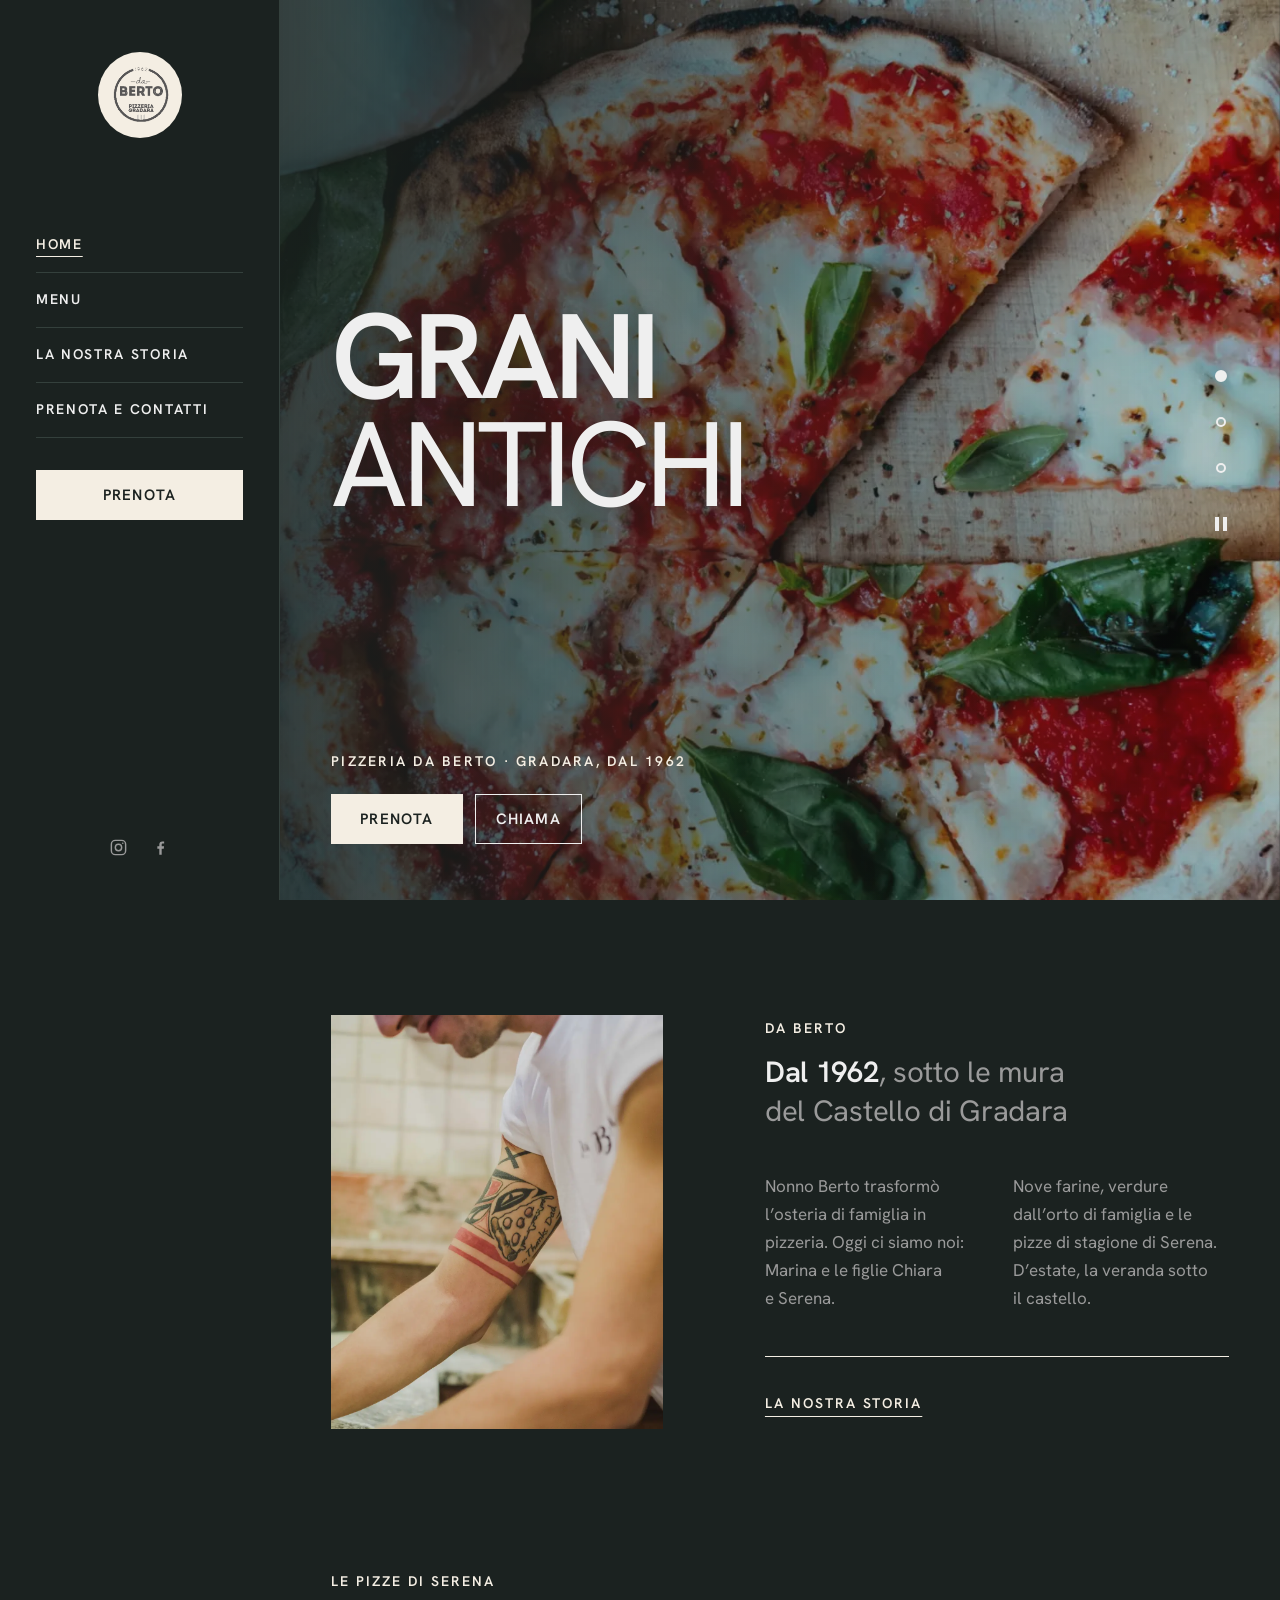
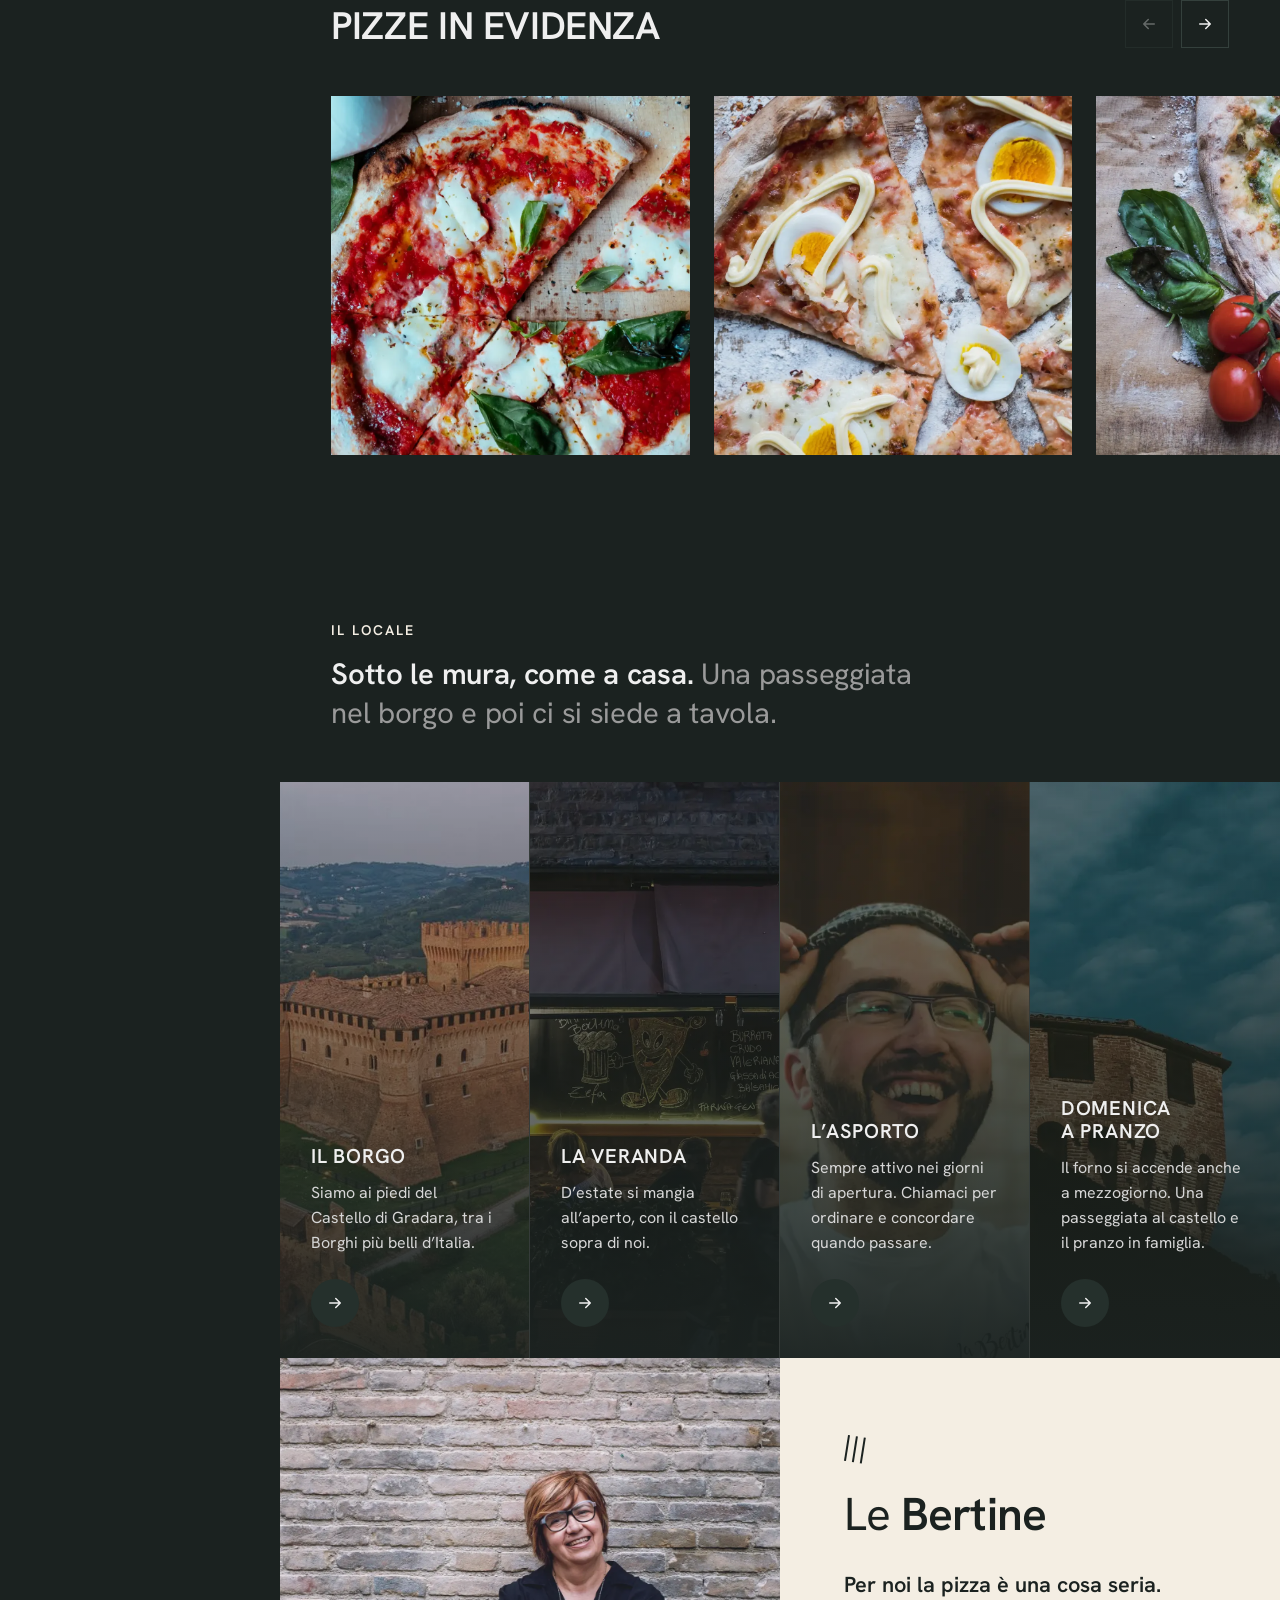
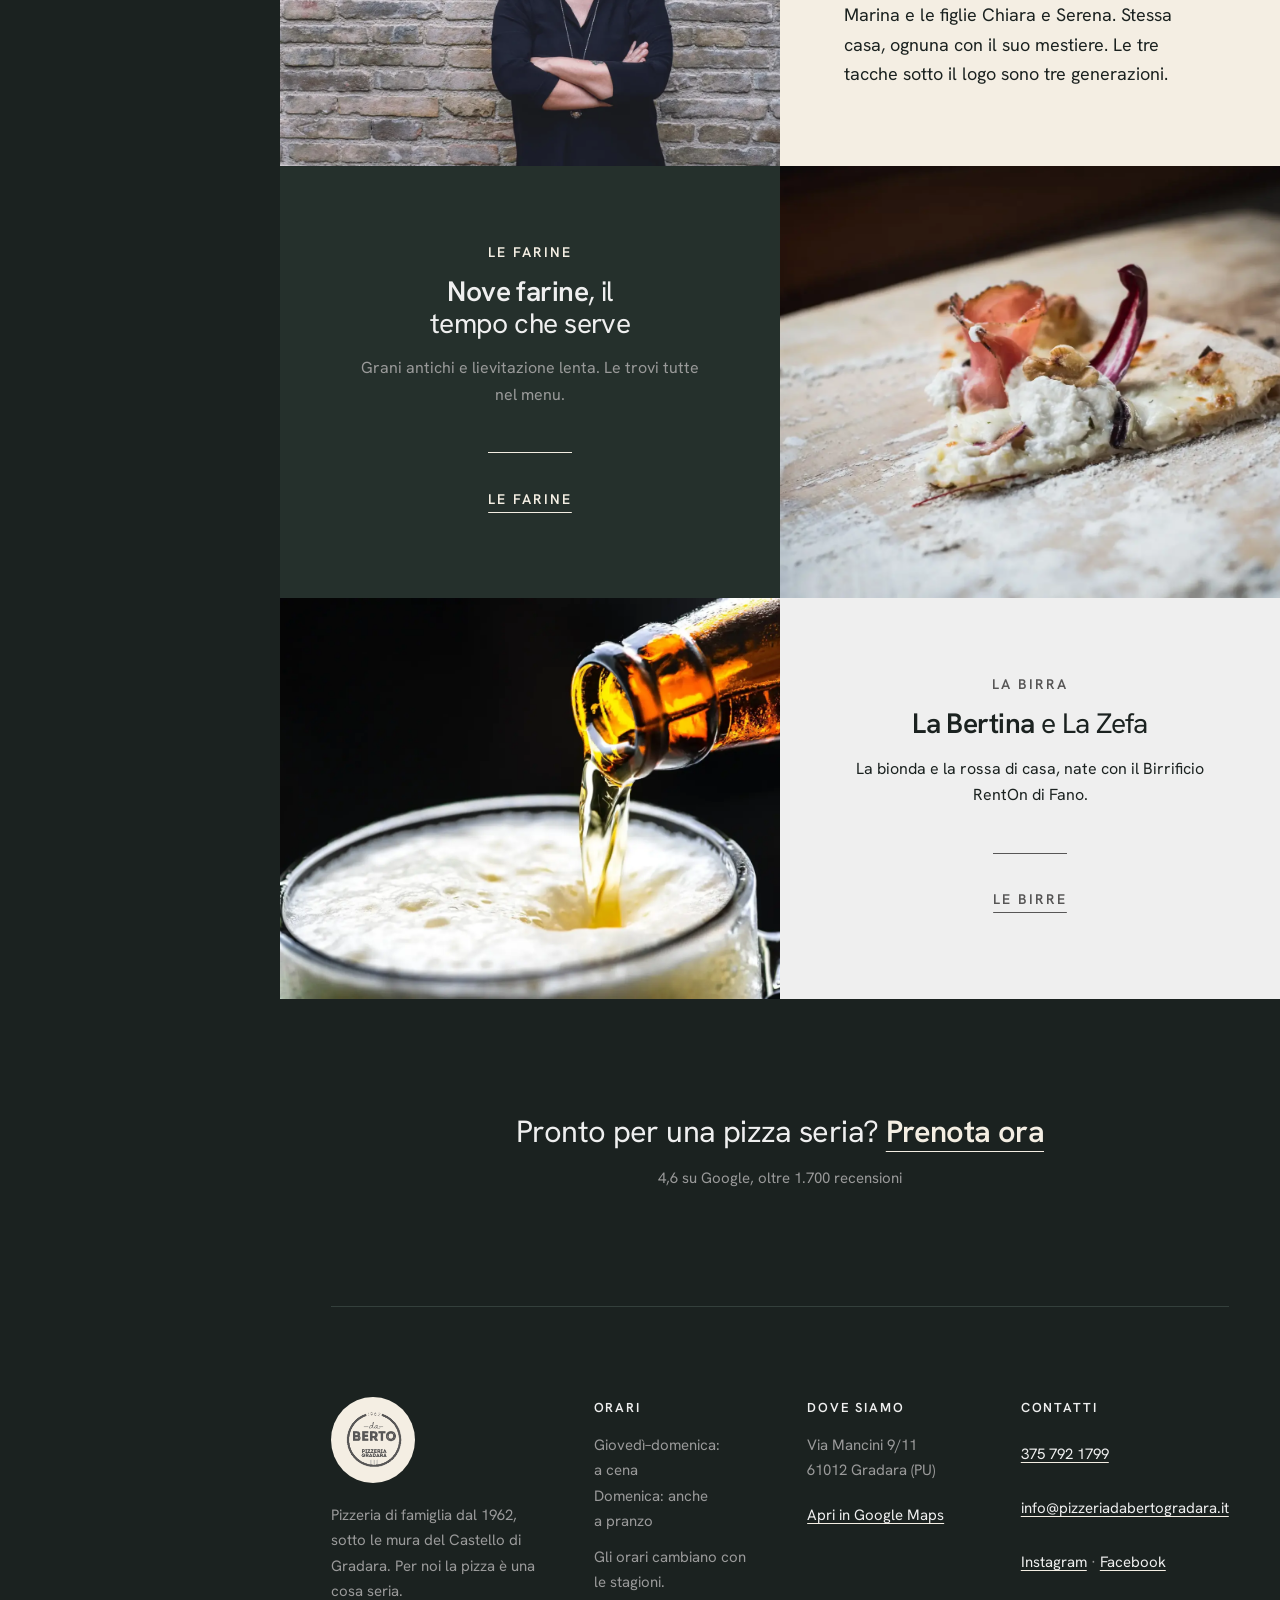
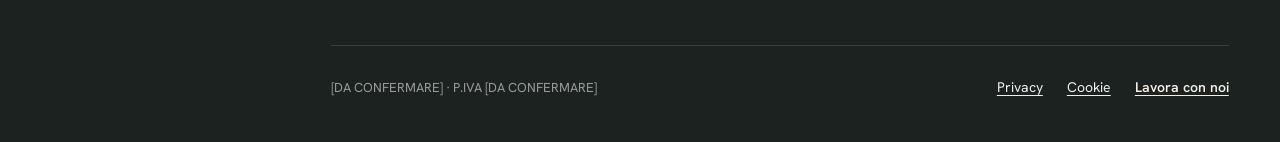
<file: index.html>
<!DOCTYPE html>
<html lang="it">
<head>
<meta name="robots" content="noindex, nofollow">
	<meta charset="UTF-8" />
	<meta name="viewport" content="width=device-width, initial-scale=1, viewport-fit=cover">
<meta name="theme-color" content="#1B2220">
<script>document.documentElement.classList.add("has-site-js")</script>
<meta name="viewport" content="width=device-width, initial-scale=1" />
<script>document.documentElement.classList.add('js')</script>
<link rel="preload" href="./wp-content/themes/daberto/assets/fonts/hankengrotesk-1.woff2" as="font" type="font/woff2" crossorigin>
<title>Pizzeria Da Berto &#8211; Per noi la pizza è una cosa seria.</title>
<meta name="description" content="Una pizza sotto il Castello di Gradara, dal 1962. Scopri Le Bertine, le pizze con grani antichi, il menu e come prenotare.">
<meta property="og:type" content="website">
<meta property="og:locale" content="it_IT">
<meta property="og:site_name" content="Pizzeria Da Berto">
<meta property="og:title" content="Pizzeria Da Berto &#8211; Per noi la pizza è una cosa seria.">
<meta property="og:description" content="Una pizza sotto il Castello di Gradara, dal 1962. Scopri Le Bertine, le pizze con grani antichi, il menu e come prenotare.">
<meta property="og:url" content="./">
<meta property="og:image" content="./wp-content/uploads/2026/10/veranda-1280-1024x652.webp">
<style id="wp-block-site-logo-inline-css">
.wp-block-site-logo{box-sizing:border-box;line-height:0}.wp-block-site-logo a{display:inline-block;line-height:0}.wp-block-site-logo.is-default-size img{height:auto;width:120px}.wp-block-site-logo img{height:auto;max-width:100%}.wp-block-site-logo a,.wp-block-site-logo img{border-radius:inherit}.wp-block-site-logo.aligncenter{margin-left:auto;margin-right:auto;text-align:center}:root :where(.wp-block-site-logo.is-style-rounded){border-radius:9999px}
/*# sourceURL=./wp-includes/blocks/site-logo/style.min.css */
</style>
<style id="wp-block-navigation-link-inline-css">
.wp-block-navigation .wp-block-navigation-item__label{overflow-wrap:break-word}.wp-block-navigation .wp-block-navigation-item__description{display:none}.link-ui-tools{outline:1px solid #f0f0f0;padding:8px}.link-ui-block-inserter{padding-top:8px}.link-ui-block-inserter__back{margin-left:8px;text-transform:uppercase}
/*# sourceURL=./wp-includes/blocks/navigation-link/style.min.css */
</style>
<link rel='stylesheet' id='wp-block-navigation-css' href='./wp-includes/blocks/navigation/style.min.css?ver=7.1.4' media='all' />
<style id="wp-block-button-inline-css">
.wp-block-button__link{align-content:center;box-sizing:border-box;cursor:pointer;display:inline-block;height:100%;text-align:center;word-break:break-word}.wp-block-button__link.aligncenter{text-align:center}.wp-block-button__link.alignright{text-align:right}:where(.wp-block-button__link){border-radius:9999px;box-shadow:none;padding:calc(.667em + 2px) calc(1.333em + 2px);text-decoration:none}.wp-block-button[style*=text-decoration] .wp-block-button__link{text-decoration:inherit}.wp-block-buttons>.wp-block-button.has-custom-width{max-width:none}.wp-block-buttons>.wp-block-button.has-custom-width .wp-block-button__link{width:100%}.wp-block-buttons>.wp-block-button.has-custom-font-size .wp-block-button__link{font-size:inherit}.wp-block-buttons>.wp-block-button[class*=wp-block-button__width]{width:calc(var(--wp--block-button--width)*1% - var(--wp--style--block-gap, .5em)*(1 - var(--wp--block-button--width)/100))}.wp-block-buttons>.wp-block-button.wp-block-button__width-25{width:calc(25% - var(--wp--style--block-gap, .5em)*.75)}.wp-block-buttons>.wp-block-button.wp-block-button__width-50{width:calc(50% - var(--wp--style--block-gap, .5em)*.5)}.wp-block-buttons>.wp-block-button.wp-block-button__width-75{width:calc(75% - var(--wp--style--block-gap, .5em)*.25)}.wp-block-buttons>.wp-block-button.wp-block-button__width-100{flex-basis:100%;width:100%}.wp-block-buttons.is-vertical>.wp-block-button[class*=wp-block-button__width]{width:calc(var(--wp--block-button--width)*1%)}.wp-block-buttons.is-vertical>.wp-block-button.wp-block-button__width-25{width:25%}.wp-block-buttons.is-vertical>.wp-block-button.wp-block-button__width-50{width:50%}.wp-block-buttons.is-vertical>.wp-block-button.wp-block-button__width-75{width:75%}.wp-block-button.is-style-squared,.wp-block-button__link.wp-block-button.is-style-squared{border-radius:0}.wp-block-button.no-border-radius,.wp-block-button__link.no-border-radius{border-radius:0!important}:root :where(.wp-block-button .wp-block-button__link.is-style-outline),:root :where(.wp-block-button.is-style-outline>.wp-block-button__link){border:2px solid;padding:.667em 1.333em}:root :where(.wp-block-button .wp-block-button__link.is-style-outline:not(.has-text-color)),:root :where(.wp-block-button.is-style-outline>.wp-block-button__link:not(.has-text-color)){color:currentColor}:root :where(.wp-block-button .wp-block-button__link.is-style-outline:not(.has-background)),:root :where(.wp-block-button.is-style-outline>.wp-block-button__link:not(.has-background)){background-color:transparent;background-image:none}
/*# sourceURL=./wp-includes/blocks/button/style.min.css */
</style>
<style id="wp-block-buttons-inline-css">
.wp-block-buttons{box-sizing:border-box}.wp-block-buttons.is-vertical{flex-direction:column}.wp-block-buttons.is-vertical>.wp-block-button:last-child{margin-bottom:0}.wp-block-buttons>.wp-block-button{display:inline-block;margin:0}.wp-block-buttons.is-content-justification-left{justify-content:flex-start}.wp-block-buttons.is-content-justification-left.is-vertical{align-items:flex-start}.wp-block-buttons.is-content-justification-center{justify-content:center}.wp-block-buttons.is-content-justification-center.is-vertical{align-items:center}.wp-block-buttons.is-content-justification-right{justify-content:flex-end}.wp-block-buttons.is-content-justification-right.is-vertical{align-items:flex-end}.wp-block-buttons.is-content-justification-space-between{justify-content:space-between}.wp-block-buttons.aligncenter{text-align:center}.wp-block-buttons:not(.is-content-justification-space-between,.is-content-justification-right,.is-content-justification-left,.is-content-justification-center) .wp-block-button.aligncenter{margin-left:auto;margin-right:auto;width:100%}.wp-block-buttons[style*=text-decoration] .wp-block-button,.wp-block-buttons[style*=text-decoration] .wp-block-button__link{text-decoration:inherit}.wp-block-buttons.has-custom-font-size .wp-block-button__link{font-size:inherit}.wp-block-buttons .wp-block-button__link{width:100%}.wp-block-button.aligncenter{text-align:center}
/*# sourceURL=./wp-includes/blocks/buttons/style.min.css */
</style>
<style id="wp-block-group-inline-css">
.wp-block-group{box-sizing:border-box}:where(.wp-block-group.wp-block-group-is-layout-constrained){position:relative}
/*# sourceURL=./wp-includes/blocks/group/style.min.css */
</style>
<style id="wp-block-paragraph-inline-css">
.is-small-text{font-size:.875em}.is-regular-text{font-size:1em}.is-large-text{font-size:2.25em}.is-larger-text{font-size:3em}.has-drop-cap:not(:focus):first-letter{float:left;font-size:8.4em;font-style:normal;font-weight:100;line-height:.68;margin:.05em .1em 0 0;text-transform:uppercase}body.rtl .has-drop-cap:not(:focus):first-letter{float:none;margin-left:.1em}p.has-drop-cap.has-background{overflow:hidden}:root :where(p.has-background){padding:1.25em 2.375em}:where(p.has-text-color:not(.has-link-color)) a{color:inherit}p.has-text-align-left[style*="writing-mode:vertical-lr"],p.has-text-align-right[style*="writing-mode:vertical-rl"]{rotate:180deg}
/*# sourceURL=./wp-includes/blocks/paragraph/style.min.css */
</style>
<style id="wp-block-cover-inline-css">
.wp-block-cover,.wp-block-cover-image{align-items:center;background-position:50%;box-sizing:border-box;display:flex;justify-content:center;min-height:430px;overflow:hidden;overflow:clip;padding:1em;position:relative}.wp-block-cover .has-background-dim:not([class*=-background-color]),.wp-block-cover-image .has-background-dim:not([class*=-background-color]),.wp-block-cover-image.has-background-dim:not([class*=-background-color]),.wp-block-cover.has-background-dim:not([class*=-background-color]){background-color:#000}.wp-block-cover .has-background-dim.has-background-gradient,.wp-block-cover-image .has-background-dim.has-background-gradient{background-color:transparent}.wp-block-cover-image.has-background-dim:before,.wp-block-cover.has-background-dim:before{background-color:inherit;content:""}.wp-block-cover .wp-block-cover__background,.wp-block-cover .wp-block-cover__gradient-background,.wp-block-cover-image .wp-block-cover__background,.wp-block-cover-image .wp-block-cover__gradient-background,.wp-block-cover-image.has-background-dim:not(.has-background-gradient):before,.wp-block-cover.has-background-dim:not(.has-background-gradient):before{bottom:0;left:0;opacity:.5;position:absolute;right:0;top:0}.wp-block-cover-image.has-background-dim.has-background-dim-10 .wp-block-cover__background,.wp-block-cover-image.has-background-dim.has-background-dim-10 .wp-block-cover__gradient-background,.wp-block-cover-image.has-background-dim.has-background-dim-10:not(.has-background-gradient):before,.wp-block-cover.has-background-dim.has-background-dim-10 .wp-block-cover__background,.wp-block-cover.has-background-dim.has-background-dim-10 .wp-block-cover__gradient-background,.wp-block-cover.has-background-dim.has-background-dim-10:not(.has-background-gradient):before{opacity:.1}.wp-block-cover-image.has-background-dim.has-background-dim-20 .wp-block-cover__background,.wp-block-cover-image.has-background-dim.has-background-dim-20 .wp-block-cover__gradient-background,.wp-block-cover-image.has-background-dim.has-background-dim-20:not(.has-background-gradient):before,.wp-block-cover.has-background-dim.has-background-dim-20 .wp-block-cover__background,.wp-block-cover.has-background-dim.has-background-dim-20 .wp-block-cover__gradient-background,.wp-block-cover.has-background-dim.has-background-dim-20:not(.has-background-gradient):before{opacity:.2}.wp-block-cover-image.has-background-dim.has-background-dim-30 .wp-block-cover__background,.wp-block-cover-image.has-background-dim.has-background-dim-30 .wp-block-cover__gradient-background,.wp-block-cover-image.has-background-dim.has-background-dim-30:not(.has-background-gradient):before,.wp-block-cover.has-background-dim.has-background-dim-30 .wp-block-cover__background,.wp-block-cover.has-background-dim.has-background-dim-30 .wp-block-cover__gradient-background,.wp-block-cover.has-background-dim.has-background-dim-30:not(.has-background-gradient):before{opacity:.3}.wp-block-cover-image.has-background-dim.has-background-dim-40 .wp-block-cover__background,.wp-block-cover-image.has-background-dim.has-background-dim-40 .wp-block-cover__gradient-background,.wp-block-cover-image.has-background-dim.has-background-dim-40:not(.has-background-gradient):before,.wp-block-cover.has-background-dim.has-background-dim-40 .wp-block-cover__background,.wp-block-cover.has-background-dim.has-background-dim-40 .wp-block-cover__gradient-background,.wp-block-cover.has-background-dim.has-background-dim-40:not(.has-background-gradient):before{opacity:.4}.wp-block-cover-image.has-background-dim.has-background-dim-50 .wp-block-cover__background,.wp-block-cover-image.has-background-dim.has-background-dim-50 .wp-block-cover__gradient-background,.wp-block-cover-image.has-background-dim.has-background-dim-50:not(.has-background-gradient):before,.wp-block-cover.has-background-dim.has-background-dim-50 .wp-block-cover__background,.wp-block-cover.has-background-dim.has-background-dim-50 .wp-block-cover__gradient-background,.wp-block-cover.has-background-dim.has-background-dim-50:not(.has-background-gradient):before{opacity:.5}.wp-block-cover-image.has-background-dim.has-background-dim-60 .wp-block-cover__background,.wp-block-cover-image.has-background-dim.has-background-dim-60 .wp-block-cover__gradient-background,.wp-block-cover-image.has-background-dim.has-background-dim-60:not(.has-background-gradient):before,.wp-block-cover.has-background-dim.has-background-dim-60 .wp-block-cover__background,.wp-block-cover.has-background-dim.has-background-dim-60 .wp-block-cover__gradient-background,.wp-block-cover.has-background-dim.has-background-dim-60:not(.has-background-gradient):before{opacity:.6}.wp-block-cover-image.has-background-dim.has-background-dim-70 .wp-block-cover__background,.wp-block-cover-image.has-background-dim.has-background-dim-70 .wp-block-cover__gradient-background,.wp-block-cover-image.has-background-dim.has-background-dim-70:not(.has-background-gradient):before,.wp-block-cover.has-background-dim.has-background-dim-70 .wp-block-cover__background,.wp-block-cover.has-background-dim.has-background-dim-70 .wp-block-cover__gradient-background,.wp-block-cover.has-background-dim.has-background-dim-70:not(.has-background-gradient):before{opacity:.7}.wp-block-cover-image.has-background-dim.has-background-dim-80 .wp-block-cover__background,.wp-block-cover-image.has-background-dim.has-background-dim-80 .wp-block-cover__gradient-background,.wp-block-cover-image.has-background-dim.has-background-dim-80:not(.has-background-gradient):before,.wp-block-cover.has-background-dim.has-background-dim-80 .wp-block-cover__background,.wp-block-cover.has-background-dim.has-background-dim-80 .wp-block-cover__gradient-background,.wp-block-cover.has-background-dim.has-background-dim-80:not(.has-background-gradient):before{opacity:.8}.wp-block-cover-image.has-background-dim.has-background-dim-90 .wp-block-cover__background,.wp-block-cover-image.has-background-dim.has-background-dim-90 .wp-block-cover__gradient-background,.wp-block-cover-image.has-background-dim.has-background-dim-90:not(.has-background-gradient):before,.wp-block-cover.has-background-dim.has-background-dim-90 .wp-block-cover__background,.wp-block-cover.has-background-dim.has-background-dim-90 .wp-block-cover__gradient-background,.wp-block-cover.has-background-dim.has-background-dim-90:not(.has-background-gradient):before{opacity:.9}.wp-block-cover-image.has-background-dim.has-background-dim-100 .wp-block-cover__background,.wp-block-cover-image.has-background-dim.has-background-dim-100 .wp-block-cover__gradient-background,.wp-block-cover-image.has-background-dim.has-background-dim-100:not(.has-background-gradient):before,.wp-block-cover.has-background-dim.has-background-dim-100 .wp-block-cover__background,.wp-block-cover.has-background-dim.has-background-dim-100 .wp-block-cover__gradient-background,.wp-block-cover.has-background-dim.has-background-dim-100:not(.has-background-gradient):before{opacity:1}.wp-block-cover .wp-block-cover__background.has-background-dim.has-background-dim-0,.wp-block-cover .wp-block-cover__gradient-background.has-background-dim.has-background-dim-0,.wp-block-cover-image .wp-block-cover__background.has-background-dim.has-background-dim-0,.wp-block-cover-image .wp-block-cover__gradient-background.has-background-dim.has-background-dim-0{opacity:0}.wp-block-cover .wp-block-cover__background.has-background-dim.has-background-dim-10,.wp-block-cover .wp-block-cover__gradient-background.has-background-dim.has-background-dim-10,.wp-block-cover-image .wp-block-cover__background.has-background-dim.has-background-dim-10,.wp-block-cover-image .wp-block-cover__gradient-background.has-background-dim.has-background-dim-10{opacity:.1}.wp-block-cover .wp-block-cover__background.has-background-dim.has-background-dim-20,.wp-block-cover .wp-block-cover__gradient-background.has-background-dim.has-background-dim-20,.wp-block-cover-image .wp-block-cover__background.has-background-dim.has-background-dim-20,.wp-block-cover-image .wp-block-cover__gradient-background.has-background-dim.has-background-dim-20{opacity:.2}.wp-block-cover .wp-block-cover__background.has-background-dim.has-background-dim-30,.wp-block-cover .wp-block-cover__gradient-background.has-background-dim.has-background-dim-30,.wp-block-cover-image .wp-block-cover__background.has-background-dim.has-background-dim-30,.wp-block-cover-image .wp-block-cover__gradient-background.has-background-dim.has-background-dim-30{opacity:.3}.wp-block-cover .wp-block-cover__background.has-background-dim.has-background-dim-40,.wp-block-cover .wp-block-cover__gradient-background.has-background-dim.has-background-dim-40,.wp-block-cover-image .wp-block-cover__background.has-background-dim.has-background-dim-40,.wp-block-cover-image .wp-block-cover__gradient-background.has-background-dim.has-background-dim-40{opacity:.4}.wp-block-cover .wp-block-cover__background.has-background-dim.has-background-dim-50,.wp-block-cover .wp-block-cover__gradient-background.has-background-dim.has-background-dim-50,.wp-block-cover-image .wp-block-cover__background.has-background-dim.has-background-dim-50,.wp-block-cover-image .wp-block-cover__gradient-background.has-background-dim.has-background-dim-50{opacity:.5}.wp-block-cover .wp-block-cover__background.has-background-dim.has-background-dim-60,.wp-block-cover .wp-block-cover__gradient-background.has-background-dim.has-background-dim-60,.wp-block-cover-image .wp-block-cover__background.has-background-dim.has-background-dim-60,.wp-block-cover-image .wp-block-cover__gradient-background.has-background-dim.has-background-dim-60{opacity:.6}.wp-block-cover .wp-block-cover__background.has-background-dim.has-background-dim-70,.wp-block-cover .wp-block-cover__gradient-background.has-background-dim.has-background-dim-70,.wp-block-cover-image .wp-block-cover__background.has-background-dim.has-background-dim-70,.wp-block-cover-image .wp-block-cover__gradient-background.has-background-dim.has-background-dim-70{opacity:.7}.wp-block-cover .wp-block-cover__background.has-background-dim.has-background-dim-80,.wp-block-cover .wp-block-cover__gradient-background.has-background-dim.has-background-dim-80,.wp-block-cover-image .wp-block-cover__background.has-background-dim.has-background-dim-80,.wp-block-cover-image .wp-block-cover__gradient-background.has-background-dim.has-background-dim-80{opacity:.8}.wp-block-cover .wp-block-cover__background.has-background-dim.has-background-dim-90,.wp-block-cover .wp-block-cover__gradient-background.has-background-dim.has-background-dim-90,.wp-block-cover-image .wp-block-cover__background.has-background-dim.has-background-dim-90,.wp-block-cover-image .wp-block-cover__gradient-background.has-background-dim.has-background-dim-90{opacity:.9}.wp-block-cover .wp-block-cover__background.has-background-dim.has-background-dim-100,.wp-block-cover .wp-block-cover__gradient-background.has-background-dim.has-background-dim-100,.wp-block-cover-image .wp-block-cover__background.has-background-dim.has-background-dim-100,.wp-block-cover-image .wp-block-cover__gradient-background.has-background-dim.has-background-dim-100{opacity:1}.wp-block-cover-image.alignleft,.wp-block-cover-image.alignright,.wp-block-cover.alignleft,.wp-block-cover.alignright{max-width:420px;width:100%}.wp-block-cover-image.aligncenter,.wp-block-cover-image.alignleft,.wp-block-cover-image.alignright,.wp-block-cover.aligncenter,.wp-block-cover.alignleft,.wp-block-cover.alignright{display:flex}.wp-block-cover .wp-block-cover__inner-container,.wp-block-cover-image .wp-block-cover__inner-container{color:inherit;position:relative;width:100%}.wp-block-cover-image.is-position-top-left,.wp-block-cover.is-position-top-left{align-items:flex-start;justify-content:flex-start}.wp-block-cover-image.is-position-top-center,.wp-block-cover.is-position-top-center{align-items:flex-start;justify-content:center}.wp-block-cover-image.is-position-top-right,.wp-block-cover.is-position-top-right{align-items:flex-start;justify-content:flex-end}.wp-block-cover-image.is-position-center-left,.wp-block-cover.is-position-center-left{align-items:center;justify-content:flex-start}.wp-block-cover-image.is-position-center-center,.wp-block-cover.is-position-center-center{align-items:center;justify-content:center}.wp-block-cover-image.is-position-center-right,.wp-block-cover.is-position-center-right{align-items:center;justify-content:flex-end}.wp-block-cover-image.is-position-bottom-left,.wp-block-cover.is-position-bottom-left{align-items:flex-end;justify-content:flex-start}.wp-block-cover-image.is-position-bottom-center,.wp-block-cover.is-position-bottom-center{align-items:flex-end;justify-content:center}.wp-block-cover-image.is-position-bottom-right,.wp-block-cover.is-position-bottom-right{align-items:flex-end;justify-content:flex-end}.wp-block-cover-image.has-custom-content-position.has-custom-content-position .wp-block-cover__inner-container,.wp-block-cover.has-custom-content-position.has-custom-content-position .wp-block-cover__inner-container{margin:0}.wp-block-cover-image.has-custom-content-position.has-custom-content-position.is-position-bottom-left .wp-block-cover__inner-container,.wp-block-cover-image.has-custom-content-position.has-custom-content-position.is-position-bottom-right .wp-block-cover__inner-container,.wp-block-cover-image.has-custom-content-position.has-custom-content-position.is-position-center-left .wp-block-cover__inner-container,.wp-block-cover-image.has-custom-content-position.has-custom-content-position.is-position-center-right .wp-block-cover__inner-container,.wp-block-cover-image.has-custom-content-position.has-custom-content-position.is-position-top-left .wp-block-cover__inner-container,.wp-block-cover-image.has-custom-content-position.has-custom-content-position.is-position-top-right .wp-block-cover__inner-container,.wp-block-cover.has-custom-content-position.has-custom-content-position.is-position-bottom-left .wp-block-cover__inner-container,.wp-block-cover.has-custom-content-position.has-custom-content-position.is-position-bottom-right .wp-block-cover__inner-container,.wp-block-cover.has-custom-content-position.has-custom-content-position.is-position-center-left .wp-block-cover__inner-container,.wp-block-cover.has-custom-content-position.has-custom-content-position.is-position-center-right .wp-block-cover__inner-container,.wp-block-cover.has-custom-content-position.has-custom-content-position.is-position-top-left .wp-block-cover__inner-container,.wp-block-cover.has-custom-content-position.has-custom-content-position.is-position-top-right .wp-block-cover__inner-container{margin:0;width:auto}.wp-block-cover .wp-block-cover__image-background,.wp-block-cover video.wp-block-cover__video-background,.wp-block-cover-image .wp-block-cover__image-background,.wp-block-cover-image video.wp-block-cover__video-background{border:none;bottom:0;box-shadow:none;height:100%;left:0;margin:0;max-height:none;max-width:none;-o-object-fit:cover;object-fit:cover;outline:none;padding:0;position:absolute;right:0;top:0;width:100%}.wp-block-cover .wp-block-cover__embed-background,.wp-block-cover-image .wp-block-cover__embed-background{border:none;bottom:0;box-shadow:none;height:100%;left:0;margin:0;max-height:none;max-width:none;outline:none;padding:0;pointer-events:none;position:absolute;right:0;top:0;width:100%}.wp-block-cover .wp-block-cover__embed-background .wp-block-embed__wrapper,.wp-block-cover-image .wp-block-cover__embed-background .wp-block-embed__wrapper{bottom:0;height:100%;left:0;margin:0;padding:0;position:absolute;right:0;top:0;width:100%}.wp-block-cover .wp-block-cover__embed-background .wp-block-embed__wrapper iframe,.wp-block-cover .wp-block-cover__embed-background iframe,.wp-block-cover-image .wp-block-cover__embed-background .wp-block-embed__wrapper iframe,.wp-block-cover-image .wp-block-cover__embed-background iframe{height:100vh;left:50%;min-height:100%;min-width:100%;pointer-events:none;position:absolute;top:50%;transform:translate(-50%,-50%);width:100vw}.wp-block-cover-image.has-parallax,.wp-block-cover.has-parallax,.wp-block-cover__image-background.has-parallax,video.wp-block-cover__video-background.has-parallax{background-attachment:fixed;background-repeat:no-repeat;background-size:cover}@supports (-webkit-touch-callout:inherit){.wp-block-cover-image.has-parallax,.wp-block-cover.has-parallax,.wp-block-cover__image-background.has-parallax,video.wp-block-cover__video-background.has-parallax{background-attachment:scroll}}@media (prefers-reduced-motion:reduce){.wp-block-cover-image.has-parallax,.wp-block-cover.has-parallax,.wp-block-cover__image-background.has-parallax,video.wp-block-cover__video-background.has-parallax{background-attachment:scroll}}.wp-block-cover-image.is-repeated,.wp-block-cover.is-repeated,.wp-block-cover__image-background.is-repeated,video.wp-block-cover__video-background.is-repeated{background-repeat:repeat;background-size:auto}.wp-block-cover-image-text,.wp-block-cover-image-text a,.wp-block-cover-image-text a:active,.wp-block-cover-image-text a:focus,.wp-block-cover-image-text a:hover,.wp-block-cover-text,.wp-block-cover-text a,.wp-block-cover-text a:active,.wp-block-cover-text a:focus,.wp-block-cover-text a:hover,section.wp-block-cover-image h2,section.wp-block-cover-image h2 a,section.wp-block-cover-image h2 a:active,section.wp-block-cover-image h2 a:focus,section.wp-block-cover-image h2 a:hover{color:#fff}.wp-block-cover-image .wp-block-cover.has-left-content{justify-content:flex-start}.wp-block-cover-image .wp-block-cover.has-right-content{justify-content:flex-end}.wp-block-cover-image.has-left-content .wp-block-cover-image-text,.wp-block-cover.has-left-content .wp-block-cover-text,section.wp-block-cover-image.has-left-content>h2{margin-left:0;text-align:left}.wp-block-cover-image.has-right-content .wp-block-cover-image-text,.wp-block-cover.has-right-content .wp-block-cover-text,section.wp-block-cover-image.has-right-content>h2{margin-right:0;text-align:right}.wp-block-cover .wp-block-cover-text,.wp-block-cover-image .wp-block-cover-image-text,section.wp-block-cover-image>h2{font-size:2em;line-height:1.25;margin-bottom:0;max-width:840px;padding:.44em;text-align:center;z-index:1}:where(.wp-block-cover-image:not(.has-text-color)),:where(.wp-block-cover:not(.has-text-color)){color:#fff}:where(.wp-block-cover-image.is-light:not(.has-text-color)),:where(.wp-block-cover.is-light:not(.has-text-color)){color:#000}:root :where(.wp-block-cover h1:not(.has-text-color)),:root :where(.wp-block-cover h2:not(.has-text-color)),:root :where(.wp-block-cover h3:not(.has-text-color)),:root :where(.wp-block-cover h4:not(.has-text-color)),:root :where(.wp-block-cover h5:not(.has-text-color)),:root :where(.wp-block-cover h6:not(.has-text-color)),:root :where(.wp-block-cover p:not(.has-text-color)){color:inherit}body:not(.editor-styles-wrapper) .wp-block-cover:not(.wp-block-cover:has(.wp-block-cover__background+.wp-block-cover__inner-container)) .wp-block-cover__video-background{z-index:0}body:not(.editor-styles-wrapper) .wp-block-cover:not(.wp-block-cover:has(.wp-block-cover__background+.wp-block-cover__inner-container)) .wp-block-cover__embed-background{z-index:0}body:not(.editor-styles-wrapper) .wp-block-cover:not(.wp-block-cover:has(.wp-block-cover__background+.wp-block-cover__inner-container)) .wp-block-cover__image-background{z-index:0}body:not(.editor-styles-wrapper) .wp-block-cover:not(.wp-block-cover:has(.wp-block-cover__background+.wp-block-cover__inner-container)) .wp-block-cover__background,body:not(.editor-styles-wrapper) .wp-block-cover:not(.wp-block-cover:has(.wp-block-cover__background+.wp-block-cover__inner-container)) .wp-block-cover__gradient-background,body:not(.editor-styles-wrapper) .wp-block-cover:not(.wp-block-cover:has(.wp-block-cover__background+.wp-block-cover__inner-container)).has-background-dim:not(.has-background-gradient):before{z-index:1}body:not(.editor-styles-wrapper) .wp-block-cover:not(.wp-block-cover:has(.wp-block-cover__background+.wp-block-cover__inner-container)) .wp-block-cover__inner-container{z-index:1}.has-modal-open body:not(.editor-styles-wrapper) .wp-block-cover:not(.wp-block-cover:has(.wp-block-cover__background+.wp-block-cover__inner-container)) .wp-block-cover__inner-container{z-index:auto}
/*# sourceURL=./wp-includes/blocks/cover/style.min.css */
</style>
<style id="wp-block-heading-inline-css">
h1:where(.wp-block-heading).has-background,h2:where(.wp-block-heading).has-background,h3:where(.wp-block-heading).has-background,h4:where(.wp-block-heading).has-background,h5:where(.wp-block-heading).has-background,h6:where(.wp-block-heading).has-background{padding:1.25em 2.375em}h1.has-text-align-left[style*=writing-mode]:where([style*=vertical-lr]),h1.has-text-align-right[style*=writing-mode]:where([style*=vertical-rl]),h2.has-text-align-left[style*=writing-mode]:where([style*=vertical-lr]),h2.has-text-align-right[style*=writing-mode]:where([style*=vertical-rl]),h3.has-text-align-left[style*=writing-mode]:where([style*=vertical-lr]),h3.has-text-align-right[style*=writing-mode]:where([style*=vertical-rl]),h4.has-text-align-left[style*=writing-mode]:where([style*=vertical-lr]),h4.has-text-align-right[style*=writing-mode]:where([style*=vertical-rl]),h5.has-text-align-left[style*=writing-mode]:where([style*=vertical-lr]),h5.has-text-align-right[style*=writing-mode]:where([style*=vertical-rl]),h6.has-text-align-left[style*=writing-mode]:where([style*=vertical-lr]),h6.has-text-align-right[style*=writing-mode]:where([style*=vertical-rl]){rotate:180deg}
/*# sourceURL=./wp-includes/blocks/heading/style.min.css */
</style>
<style id="wp-block-image-inline-css">
.wp-block-image>a,.wp-block-image>figure>a{display:inline-block}.wp-block-image img{box-sizing:border-box;height:auto;max-width:100%;vertical-align:bottom}@media not (prefers-reduced-motion){.wp-block-image img.hide{visibility:hidden}.wp-block-image img.show{animation:show-content-image .4s}}.wp-block-image[style*=border-radius] img,.wp-block-image[style*=border-radius]>a{border-radius:inherit}.wp-block-image.has-custom-border img{box-sizing:border-box}.wp-block-image.aligncenter{text-align:center}.wp-block-image.alignfull>a,.wp-block-image.alignwide>a{width:100%}.wp-block-image.alignfull img,.wp-block-image.alignwide img{height:auto;width:100%}.wp-block-image .aligncenter,.wp-block-image .alignleft,.wp-block-image .alignright,.wp-block-image.aligncenter,.wp-block-image.alignleft,.wp-block-image.alignright{display:table}.wp-block-image .aligncenter>figcaption,.wp-block-image .alignleft>figcaption,.wp-block-image .alignright>figcaption,.wp-block-image.aligncenter>figcaption,.wp-block-image.alignleft>figcaption,.wp-block-image.alignright>figcaption{caption-side:bottom;display:table-caption}.wp-block-image .alignleft{float:left;margin:.5em 1em .5em 0}.wp-block-image .alignright{float:right;margin:.5em 0 .5em 1em}.wp-block-image .aligncenter{margin-left:auto;margin-right:auto}.wp-block-image :where(figcaption){margin-bottom:1em;margin-top:.5em}.wp-block-image.is-style-circle-mask img{border-radius:9999px}@supports ((-webkit-mask-image:none) or (mask-image:none)) or (-webkit-mask-image:none){.wp-block-image.is-style-circle-mask img{border-radius:0;-webkit-mask-image:url('data:image/svg+xml;utf8,<svg viewBox="0 0 100 100" xmlns="http://www.w3.org/2000/svg"><circle cx="50" cy="50" r="50"/></svg>');mask-image:url('data:image/svg+xml;utf8,<svg viewBox="0 0 100 100" xmlns="http://www.w3.org/2000/svg"><circle cx="50" cy="50" r="50"/></svg>');mask-mode:alpha;-webkit-mask-position:center;mask-position:center;-webkit-mask-repeat:no-repeat;mask-repeat:no-repeat;-webkit-mask-size:contain;mask-size:contain}}:root :where(.wp-block-image.is-style-rounded img,.wp-block-image .is-style-rounded img){border-radius:9999px}.wp-block-image figure{margin:0}.wp-lightbox-container{display:flex;flex-direction:column;position:relative}.wp-lightbox-container img{cursor:zoom-in}.wp-lightbox-container img:hover+button{opacity:1}.wp-lightbox-container button{align-items:center;backdrop-filter:blur(16px) saturate(180%);background-color:rgba(90,90,90,.25);border:none;border-radius:4px;cursor:zoom-in;display:flex;height:20px;justify-content:center;opacity:0;padding:0;position:absolute;right:16px;text-align:center;top:16px;width:20px;z-index:100}@media not (prefers-reduced-motion){.wp-lightbox-container button{transition:opacity .2s ease}}.wp-lightbox-container button:focus-visible{outline:3px auto rgba(90,90,90,.25);outline:3px auto -webkit-focus-ring-color;outline-offset:3px}.wp-lightbox-container button:hover{cursor:pointer;opacity:1}.wp-lightbox-container button:focus{opacity:1}.wp-lightbox-container button:focus,.wp-lightbox-container button:hover,.wp-lightbox-container button:not(:hover):not(:active):not(.has-background){background-color:rgba(90,90,90,.25);border:none}.wp-lightbox-overlay{box-sizing:border-box;cursor:zoom-out;height:100vh;left:0;overflow:hidden;position:fixed;top:0;visibility:hidden;width:100%;z-index:100000}.wp-lightbox-overlay .wp-lightbox-close-button{align-items:center;cursor:pointer;display:flex;font-family:inherit;gap:8px;justify-content:center;line-height:1;min-height:40px;min-width:40px;padding:0 4px;position:absolute;right:calc(env(safe-area-inset-right) + 16px);top:calc(env(safe-area-inset-top) + 16px);z-index:5000000}.wp-lightbox-overlay .wp-lightbox-close-button:focus,.wp-lightbox-overlay .wp-lightbox-close-button:hover,.wp-lightbox-overlay .wp-lightbox-close-button:not(:hover):not(:active):not(.has-background){background:none;border:none}.wp-lightbox-overlay .wp-lightbox-close-button:has(.wp-lightbox-close-text:not([hidden])) .wp-lightbox-close-icon svg{height:1em;width:1em}.wp-lightbox-overlay .wp-lightbox-close-icon svg{display:block}.wp-lightbox-overlay .wp-lightbox-navigation-button-next,.wp-lightbox-overlay .wp-lightbox-navigation-button-prev{align-items:center;bottom:16px;cursor:pointer;display:flex;font-family:inherit;gap:4px;justify-content:center;line-height:1;min-height:40px;min-width:40px;padding:0 8px;position:absolute;z-index:2000002}.wp-lightbox-overlay .wp-lightbox-navigation-button-next[hidden],.wp-lightbox-overlay .wp-lightbox-navigation-button-prev[hidden]{display:none}@media (min-width:960px){.wp-lightbox-overlay .wp-lightbox-navigation-button-next,.wp-lightbox-overlay .wp-lightbox-navigation-button-prev{bottom:50%;transform:translateY(-50%)}}.wp-lightbox-overlay .wp-lightbox-navigation-button-next:focus,.wp-lightbox-overlay .wp-lightbox-navigation-button-next:hover,.wp-lightbox-overlay .wp-lightbox-navigation-button-next:not(:hover):not(:active):not(.has-background),.wp-lightbox-overlay .wp-lightbox-navigation-button-prev:focus,.wp-lightbox-overlay .wp-lightbox-navigation-button-prev:hover,.wp-lightbox-overlay .wp-lightbox-navigation-button-prev:not(:hover):not(:active):not(.has-background){background:none;border:none;padding:0 8px}.wp-lightbox-overlay .wp-lightbox-navigation-button-next:has(.wp-lightbox-navigation-text:not([hidden])) .wp-lightbox-navigation-icon svg,.wp-lightbox-overlay .wp-lightbox-navigation-button-prev:has(.wp-lightbox-navigation-text:not([hidden])) .wp-lightbox-navigation-icon svg{display:block;height:1.5em;width:1.5em}.wp-lightbox-overlay .wp-lightbox-navigation-button-prev{left:calc(env(safe-area-inset-left) + 16px)}.wp-lightbox-overlay .wp-lightbox-navigation-button-next{right:calc(env(safe-area-inset-right) + 16px)}.wp-lightbox-overlay .wp-lightbox-navigation-icon svg{vertical-align:middle}.wp-lightbox-overlay .lightbox-image-container{height:var(--wp--lightbox-container-height);left:50%;overflow:hidden;position:absolute;top:50%;transform:translate(-50%,-50%);transform-origin:top left;width:var(--wp--lightbox-container-width);z-index:2000001}.wp-lightbox-overlay .wp-block-image{align-items:center;box-sizing:border-box;display:flex;height:100%;justify-content:center;margin:0;position:relative;transform-origin:0 0;width:100%;z-index:3000000}.wp-lightbox-overlay .wp-block-image img{height:var(--wp--lightbox-image-height);min-height:var(--wp--lightbox-image-height);min-width:var(--wp--lightbox-image-width);width:var(--wp--lightbox-image-width)}.wp-lightbox-overlay .wp-block-image figcaption{display:none}.wp-lightbox-overlay button{background:none;border:none}.wp-lightbox-overlay .scrim{background-color:#fff;height:100%;opacity:.9;position:absolute;width:100%;z-index:2000000}.wp-lightbox-overlay.active{visibility:visible}@media not (prefers-reduced-motion){.wp-lightbox-overlay.active{animation:turn-on-visibility .25s both}.wp-lightbox-overlay.active img{animation:turn-on-visibility .35s both}.wp-lightbox-overlay.show-closing-animation:not(.active){animation:turn-off-visibility .35s both}.wp-lightbox-overlay.show-closing-animation:not(.active) img{animation:turn-off-visibility .25s both}.wp-lightbox-overlay.zoom.active{animation:none;opacity:1;visibility:visible}.wp-lightbox-overlay.zoom.active .lightbox-image-container{animation:lightbox-zoom-in .4s}.wp-lightbox-overlay.zoom.active .lightbox-image-container img{animation:none}.wp-lightbox-overlay.zoom.active .scrim{animation:turn-on-visibility .4s forwards}.wp-lightbox-overlay.zoom.show-closing-animation:not(.active){animation:none}.wp-lightbox-overlay.zoom.show-closing-animation:not(.active) .lightbox-image-container{animation:lightbox-zoom-out .4s}.wp-lightbox-overlay.zoom.show-closing-animation:not(.active) .lightbox-image-container img{animation:none}.wp-lightbox-overlay.zoom.show-closing-animation:not(.active) .scrim{animation:turn-off-visibility .4s forwards}}@keyframes show-content-image{0%{visibility:hidden}99%{visibility:hidden}to{visibility:visible}}@keyframes turn-on-visibility{0%{opacity:0}to{opacity:1}}@keyframes turn-off-visibility{0%{opacity:1;visibility:visible}99%{opacity:0;visibility:visible}to{opacity:0;visibility:hidden}}@keyframes lightbox-zoom-in{0%{transform:translate(calc((-100vw + var(--wp--lightbox-scrollbar-width))/2 + var(--wp--lightbox-initial-left-position)),calc(-50vh + var(--wp--lightbox-initial-top-position))) scale(var(--wp--lightbox-scale))}to{transform:translate(-50%,-50%) scale(1)}}@keyframes lightbox-zoom-out{0%{transform:translate(-50%,-50%) scale(1);visibility:visible}99%{visibility:visible}to{transform:translate(calc((-100vw + var(--wp--lightbox-scrollbar-width))/2 + var(--wp--lightbox-initial-left-position)),calc(-50vh + var(--wp--lightbox-initial-top-position))) scale(var(--wp--lightbox-scale));visibility:hidden}}
/*# sourceURL=./wp-includes/blocks/image/style.min.css */
</style>
<style id="wp-block-post-content-inline-css">
.wp-block-post-content{display:flow-root}
/*# sourceURL=./wp-includes/blocks/post-content/style.min.css */
</style>
<style id="wp-block-library-inline-css">
:root{--wp-block-synced-color:#7a00df;--wp-block-synced-color--rgb:122,0,223;--wp-bound-block-color:var(--wp-block-synced-color);--wp-editor-canvas-background:#ddd;--wp-admin-theme-color:#007cba;--wp-admin-theme-color--rgb:0,124,186;--wp-admin-theme-color-darker-10:#006ba1;--wp-admin-theme-color-darker-10--rgb:0,107,160.5;--wp-admin-theme-color-darker-20:#005a87;--wp-admin-theme-color-darker-20--rgb:0,90,135;--wp-admin-border-width-focus:2px}@media (min-resolution:192dpi){:root{--wp-admin-border-width-focus:1.5px}}.wp-element-button{cursor:pointer}:root .has-very-light-gray-background-color{background-color:#eee}:root .has-very-dark-gray-background-color{background-color:#313131}:root .has-very-light-gray-color{color:#eee}:root .has-very-dark-gray-color{color:#313131}:root .has-vivid-green-cyan-to-vivid-cyan-blue-gradient-background{background:linear-gradient(135deg,#00d084,#0693e3)}:root .has-purple-crush-gradient-background{background:linear-gradient(135deg,#34e2e4,#4721fb 50%,#ab1dfe)}:root .has-hazy-dawn-gradient-background{background:linear-gradient(135deg,#faaca8,#dad0ec)}:root .has-subdued-olive-gradient-background{background:linear-gradient(135deg,#fafae1,#67a671)}:root .has-atomic-cream-gradient-background{background:linear-gradient(135deg,#fdd79a,#004a59)}:root .has-nightshade-gradient-background{background:linear-gradient(135deg,#330968,#31cdcf)}:root .has-midnight-gradient-background{background:linear-gradient(135deg,#020381,#2874fc)}:root{--wp--preset--font-size--normal:16px;--wp--preset--font-size--huge:42px}.has-regular-font-size{font-size:1em}.has-larger-font-size{font-size:2.625em}.has-normal-font-size{font-size:var(--wp--preset--font-size--normal)}.has-huge-font-size{font-size:var(--wp--preset--font-size--huge)}:root .has-text-align-center{text-align:center}:root .has-text-align-left{text-align:left}:root .has-text-align-right{text-align:right}.has-fit-text{white-space:nowrap!important}#end-resizable-editor-section{display:none}.aligncenter{clear:both}.items-justified-left{justify-content:flex-start}.items-justified-center{justify-content:center}.items-justified-right{justify-content:flex-end}.items-justified-space-between{justify-content:space-between}.screen-reader-text{word-wrap:normal!important;border:0;clip-path:inset(50%);height:1px;margin:-1px;overflow:hidden;padding:0;position:absolute;width:1px;word-break:normal!important}.screen-reader-text:focus{background-color:#ddd;clip-path:none;color:#444;display:block;font-size:1em;height:auto;left:5px;line-height:normal;padding:15px 23px 14px;text-decoration:none;top:5px;width:auto;z-index:100000}html :where(.has-border-color){border-style:solid}html :where([style^=border-color],[style*=";border-color"],[style*="; border-color"]){border-style:solid}html :where([style^=border-top-color],[style*=";border-top-color"],[style*="; border-top-color"]){border-top-style:solid}html :where([style^=border-right-color],[style*=";border-right-color"],[style*="; border-right-color"]){border-right-style:solid}html :where([style^=border-bottom-color],[style*=";border-bottom-color"],[style*="; border-bottom-color"]){border-bottom-style:solid}html :where([style^=border-left-color],[style*=";border-left-color"],[style*="; border-left-color"]){border-left-style:solid}html :where([style^=border-width],[style*=";border-width"],[style*="; border-width"]){border-style:solid}html :where([style^=border-top-width],[style*=";border-top-width"],[style*="; border-top-width"]){border-top-style:solid}html :where([style^=border-right-width],[style*=";border-right-width"],[style*="; border-right-width"]){border-right-style:solid}html :where([style^=border-bottom-width],[style*=";border-bottom-width"],[style*="; border-bottom-width"]){border-bottom-style:solid}html :where([style^=border-left-width],[style*=";border-left-width"],[style*="; border-left-width"]){border-left-style:solid}html :where(img[class*=wp-image-]){height:auto;max-width:100%}:where(figure){margin:0 0 1em}html :where(.is-position-sticky){--wp-admin--admin-bar--position-offset:var(--wp-admin--admin-bar--height,0px)}@media screen and (max-width:600px){html :where(.is-position-sticky){--wp-admin--admin-bar--position-offset:0px}}
/*# sourceURL=/wp-includes/css/dist/block-library/common.min.css */
</style>
<style id="global-styles-inline-css">
:root{--wp--preset--aspect-ratio--square: 1;--wp--preset--aspect-ratio--4-3: 4/3;--wp--preset--aspect-ratio--3-4: 3/4;--wp--preset--aspect-ratio--3-2: 3/2;--wp--preset--aspect-ratio--2-3: 2/3;--wp--preset--aspect-ratio--16-9: 16/9;--wp--preset--aspect-ratio--9-16: 9/16;--wp--preset--color--black: #000000;--wp--preset--color--cyan-bluish-gray: #abb8c3;--wp--preset--color--white: #ffffff;--wp--preset--color--pale-pink: #f78da7;--wp--preset--color--vivid-red: #cf2e2e;--wp--preset--color--luminous-vivid-orange: #ff6900;--wp--preset--color--luminous-vivid-amber: #fcb900;--wp--preset--color--light-green-cyan: #7bdcb5;--wp--preset--color--vivid-green-cyan: #00d084;--wp--preset--color--pale-cyan-blue: #8ed1fc;--wp--preset--color--vivid-cyan-blue: #0693e3;--wp--preset--color--vivid-purple: #9b51e0;--wp--preset--color--notte: #1B2220;--wp--preset--color--notte-chiara: #25302C;--wp--preset--color--crema: #EFEFEF;--wp--preset--color--crema-tenue: #9A9A9A;--wp--preset--color--ambra: #F4EEE3;--wp--preset--color--mattone: #D98462;--wp--preset--color--salvia: #F4EEE3;--wp--preset--color--linea: #34403C;--wp--preset--gradient--vivid-cyan-blue-to-vivid-purple: linear-gradient(135deg,rgb(6,147,227) 0%,rgb(155,81,224) 100%);--wp--preset--gradient--light-green-cyan-to-vivid-green-cyan: linear-gradient(135deg,rgb(122,220,180) 0%,rgb(0,208,130) 100%);--wp--preset--gradient--luminous-vivid-amber-to-luminous-vivid-orange: linear-gradient(135deg,rgb(252,185,0) 0%,rgb(255,105,0) 100%);--wp--preset--gradient--luminous-vivid-orange-to-vivid-red: linear-gradient(135deg,rgb(255,105,0) 0%,rgb(207,46,46) 100%);--wp--preset--gradient--very-light-gray-to-cyan-bluish-gray: linear-gradient(135deg,rgb(238,238,238) 0%,rgb(169,184,195) 100%);--wp--preset--gradient--cool-to-warm-spectrum: linear-gradient(135deg,rgb(74,234,220) 0%,rgb(151,120,209) 20%,rgb(207,42,186) 40%,rgb(238,44,130) 60%,rgb(251,105,98) 80%,rgb(254,248,76) 100%);--wp--preset--gradient--blush-light-purple: linear-gradient(135deg,rgb(255,206,236) 0%,rgb(152,150,240) 100%);--wp--preset--gradient--blush-bordeaux: linear-gradient(135deg,rgb(254,205,165) 0%,rgb(254,45,45) 50%,rgb(107,0,62) 100%);--wp--preset--gradient--luminous-dusk: linear-gradient(135deg,rgb(255,203,112) 0%,rgb(199,81,192) 50%,rgb(65,88,208) 100%);--wp--preset--gradient--pale-ocean: linear-gradient(135deg,rgb(255,245,203) 0%,rgb(182,227,212) 50%,rgb(51,167,181) 100%);--wp--preset--gradient--electric-grass: linear-gradient(135deg,rgb(202,248,128) 0%,rgb(113,206,126) 100%);--wp--preset--gradient--midnight: linear-gradient(135deg,rgb(2,3,129) 0%,rgb(40,116,252) 100%);--wp--preset--font-size--small: 13px;--wp--preset--font-size--medium: clamp(14px, 0.875rem + ((1vw - 3.9px) * 0.779), 20px);--wp--preset--font-size--large: clamp(22.041px, 1.378rem + ((1vw - 3.9px) * 1.813), 36px);--wp--preset--font-size--x-large: clamp(25.014px, 1.563rem + ((1vw - 3.9px) * 2.206), 42px);--wp--preset--font-size--piccolo: 14px;--wp--preset--font-size--base: clamp(17px, 1.063rem + ((1vw - 3.9px) * 0.13), 18px);--wp--preset--font-size--sottotitolo: clamp(24px, 1.5rem + ((1vw - 3.9px) * 0.13), 25px);--wp--preset--font-size--sezione: clamp(30px, 1.875rem + ((1vw - 3.9px) * 1.299), 40px);--wp--preset--font-size--titolo: clamp(35px, 2.188rem + ((1vw - 3.9px) * 2.468), 54px);--wp--preset--font-family--titoli: "Hanken Grotesk", sans-serif;--wp--preset--font-family--testo: "Hanken Grotesk", sans-serif;--wp--preset--spacing--20: 0.44rem;--wp--preset--spacing--30: 0.67rem;--wp--preset--spacing--40: 1rem;--wp--preset--spacing--50: 1.5rem;--wp--preset--spacing--60: 2.25rem;--wp--preset--spacing--70: 3.38rem;--wp--preset--spacing--80: 5.06rem;--wp--preset--spacing--8: 8px;--wp--preset--spacing--16: 16px;--wp--preset--spacing--24: 24px;--wp--preset--spacing--32: 32px;--wp--preset--spacing--48: 48px;--wp--preset--spacing--72: 72px;--wp--preset--spacing--96: 96px;--wp--preset--shadow--natural: 6px 6px 9px rgba(0, 0, 0, 0.2);--wp--preset--shadow--deep: 12px 12px 50px rgba(0, 0, 0, 0.4);--wp--preset--shadow--sharp: 6px 6px 0px rgba(0, 0, 0, 0.2);--wp--preset--shadow--outlined: 6px 6px 0px -3px rgb(255, 255, 255), 6px 6px rgb(0, 0, 0);--wp--preset--shadow--crisp: 6px 6px 0px rgb(0, 0, 0);}.wp-block-button{--wp--preset--dimension--25: 25%;--wp--preset--dimension--50: 50%;--wp--preset--dimension--75: 75%;--wp--preset--dimension--100: 100%;}:root { --wp--style--global--content-size: 720px;--wp--style--global--wide-size: 1360px; }:where(body) { margin: 0; }.wp-site-blocks > .alignleft { float: left; margin-right: 2em; }.wp-site-blocks > .alignright { float: right; margin-left: 2em; }.wp-site-blocks > .aligncenter { justify-content: center; margin-left: auto; margin-right: auto; }:where(.wp-site-blocks) > * { margin-block-start: 0; margin-block-end: 0; }:where(.wp-site-blocks) > :first-child { margin-block-start: 0; }:where(.wp-site-blocks) > :last-child { margin-block-end: 0; }:root { --wp--style--block-gap: 0; }:root :where(.is-layout-flow) > :first-child{margin-block-start: 0;}:root :where(.is-layout-flow) > :last-child{margin-block-end: 0;}:root :where(.is-layout-flow) > *{margin-block-start: 0;margin-block-end: 0;}:root :where(.is-layout-constrained) > :first-child{margin-block-start: 0;}:root :where(.is-layout-constrained) > :last-child{margin-block-end: 0;}:root :where(.is-layout-constrained) > *{margin-block-start: 0;margin-block-end: 0;}:root :where(.is-layout-flex){gap: 0;}:root :where(.is-layout-grid){gap: 0;}.is-layout-flow > .alignleft{float: left;margin-inline-start: 0;margin-inline-end: 2em;}.is-layout-flow > .alignright{float: right;margin-inline-start: 2em;margin-inline-end: 0;}.is-layout-flow > .aligncenter{margin-left: auto !important;margin-right: auto !important;}.is-layout-constrained > .alignleft{float: left;margin-inline-start: 0;margin-inline-end: 2em;}.is-layout-constrained > .alignright{float: right;margin-inline-start: 2em;margin-inline-end: 0;}.is-layout-constrained > .aligncenter{margin-left: auto !important;margin-right: auto !important;}.is-layout-constrained > :where(:not(.alignleft):not(.alignright):not(.alignfull)){max-width: var(--wp--style--global--content-size);margin-left: auto !important;margin-right: auto !important;}.is-layout-constrained > .alignwide{max-width: var(--wp--style--global--wide-size);}body .is-layout-flex{display: flex;}.is-layout-flex{flex-wrap: wrap;align-items: center;}.is-layout-flex > :is(*, div){margin: 0;}body .is-layout-grid{display: grid;}.is-layout-grid > :is(*, div){margin: 0;}body{background-color: var(--wp--preset--color--notte);color: var(--wp--preset--color--crema);font-family: var(--wp--preset--font-family--testo);font-size: var(--wp--preset--font-size--base);line-height: 1.65;padding-top: 0px;padding-right: 0px;padding-bottom: 0px;padding-left: 0px;}a:where(:not(.wp-element-button)){color: var(--wp--preset--color--salvia);text-decoration: underline;}h1, h2, h3, h4, h5, h6{font-family: var(--wp--preset--font-family--titoli);font-weight: 600;letter-spacing: -0.02em;line-height: 1.12;}h1{font-size: var(--wp--preset--font-size--titolo);letter-spacing: -0.03em;}h2{font-size: var(--wp--preset--font-size--sezione);}h3{font-size: var(--wp--preset--font-size--sottotitolo);}:root :where(.wp-element-button, .wp-block-button__link){background-color: #32373c;border-width: 0;color: #fff;font-family: inherit;font-size: inherit;font-style: inherit;font-weight: inherit;letter-spacing: inherit;line-height: inherit;padding-top: calc(0.667em + 2px);padding-right: calc(1.333em + 2px);padding-bottom: calc(0.667em + 2px);padding-left: calc(1.333em + 2px);text-decoration: none;text-transform: inherit;}.has-black-color{color: var(--wp--preset--color--black) !important;}.has-cyan-bluish-gray-color{color: var(--wp--preset--color--cyan-bluish-gray) !important;}.has-white-color{color: var(--wp--preset--color--white) !important;}.has-pale-pink-color{color: var(--wp--preset--color--pale-pink) !important;}.has-vivid-red-color{color: var(--wp--preset--color--vivid-red) !important;}.has-luminous-vivid-orange-color{color: var(--wp--preset--color--luminous-vivid-orange) !important;}.has-luminous-vivid-amber-color{color: var(--wp--preset--color--luminous-vivid-amber) !important;}.has-light-green-cyan-color{color: var(--wp--preset--color--light-green-cyan) !important;}.has-vivid-green-cyan-color{color: var(--wp--preset--color--vivid-green-cyan) !important;}.has-pale-cyan-blue-color{color: var(--wp--preset--color--pale-cyan-blue) !important;}.has-vivid-cyan-blue-color{color: var(--wp--preset--color--vivid-cyan-blue) !important;}.has-vivid-purple-color{color: var(--wp--preset--color--vivid-purple) !important;}.has-notte-color{color: var(--wp--preset--color--notte) !important;}.has-notte-chiara-color{color: var(--wp--preset--color--notte-chiara) !important;}.has-crema-color{color: var(--wp--preset--color--crema) !important;}.has-crema-tenue-color{color: var(--wp--preset--color--crema-tenue) !important;}.has-ambra-color{color: var(--wp--preset--color--ambra) !important;}.has-mattone-color{color: var(--wp--preset--color--mattone) !important;}.has-salvia-color{color: var(--wp--preset--color--salvia) !important;}.has-linea-color{color: var(--wp--preset--color--linea) !important;}.has-black-background-color{background-color: var(--wp--preset--color--black) !important;}.has-cyan-bluish-gray-background-color{background-color: var(--wp--preset--color--cyan-bluish-gray) !important;}.has-white-background-color{background-color: var(--wp--preset--color--white) !important;}.has-pale-pink-background-color{background-color: var(--wp--preset--color--pale-pink) !important;}.has-vivid-red-background-color{background-color: var(--wp--preset--color--vivid-red) !important;}.has-luminous-vivid-orange-background-color{background-color: var(--wp--preset--color--luminous-vivid-orange) !important;}.has-luminous-vivid-amber-background-color{background-color: var(--wp--preset--color--luminous-vivid-amber) !important;}.has-light-green-cyan-background-color{background-color: var(--wp--preset--color--light-green-cyan) !important;}.has-vivid-green-cyan-background-color{background-color: var(--wp--preset--color--vivid-green-cyan) !important;}.has-pale-cyan-blue-background-color{background-color: var(--wp--preset--color--pale-cyan-blue) !important;}.has-vivid-cyan-blue-background-color{background-color: var(--wp--preset--color--vivid-cyan-blue) !important;}.has-vivid-purple-background-color{background-color: var(--wp--preset--color--vivid-purple) !important;}.has-notte-background-color{background-color: var(--wp--preset--color--notte) !important;}.has-notte-chiara-background-color{background-color: var(--wp--preset--color--notte-chiara) !important;}.has-crema-background-color{background-color: var(--wp--preset--color--crema) !important;}.has-crema-tenue-background-color{background-color: var(--wp--preset--color--crema-tenue) !important;}.has-ambra-background-color{background-color: var(--wp--preset--color--ambra) !important;}.has-mattone-background-color{background-color: var(--wp--preset--color--mattone) !important;}.has-salvia-background-color{background-color: var(--wp--preset--color--salvia) !important;}.has-linea-background-color{background-color: var(--wp--preset--color--linea) !important;}.has-black-border-color{border-color: var(--wp--preset--color--black) !important;}.has-cyan-bluish-gray-border-color{border-color: var(--wp--preset--color--cyan-bluish-gray) !important;}.has-white-border-color{border-color: var(--wp--preset--color--white) !important;}.has-pale-pink-border-color{border-color: var(--wp--preset--color--pale-pink) !important;}.has-vivid-red-border-color{border-color: var(--wp--preset--color--vivid-red) !important;}.has-luminous-vivid-orange-border-color{border-color: var(--wp--preset--color--luminous-vivid-orange) !important;}.has-luminous-vivid-amber-border-color{border-color: var(--wp--preset--color--luminous-vivid-amber) !important;}.has-light-green-cyan-border-color{border-color: var(--wp--preset--color--light-green-cyan) !important;}.has-vivid-green-cyan-border-color{border-color: var(--wp--preset--color--vivid-green-cyan) !important;}.has-pale-cyan-blue-border-color{border-color: var(--wp--preset--color--pale-cyan-blue) !important;}.has-vivid-cyan-blue-border-color{border-color: var(--wp--preset--color--vivid-cyan-blue) !important;}.has-vivid-purple-border-color{border-color: var(--wp--preset--color--vivid-purple) !important;}.has-notte-border-color{border-color: var(--wp--preset--color--notte) !important;}.has-notte-chiara-border-color{border-color: var(--wp--preset--color--notte-chiara) !important;}.has-crema-border-color{border-color: var(--wp--preset--color--crema) !important;}.has-crema-tenue-border-color{border-color: var(--wp--preset--color--crema-tenue) !important;}.has-ambra-border-color{border-color: var(--wp--preset--color--ambra) !important;}.has-mattone-border-color{border-color: var(--wp--preset--color--mattone) !important;}.has-salvia-border-color{border-color: var(--wp--preset--color--salvia) !important;}.has-linea-border-color{border-color: var(--wp--preset--color--linea) !important;}.has-vivid-cyan-blue-to-vivid-purple-gradient-background{background: var(--wp--preset--gradient--vivid-cyan-blue-to-vivid-purple) !important;}.has-light-green-cyan-to-vivid-green-cyan-gradient-background{background: var(--wp--preset--gradient--light-green-cyan-to-vivid-green-cyan) !important;}.has-luminous-vivid-amber-to-luminous-vivid-orange-gradient-background{background: var(--wp--preset--gradient--luminous-vivid-amber-to-luminous-vivid-orange) !important;}.has-luminous-vivid-orange-to-vivid-red-gradient-background{background: var(--wp--preset--gradient--luminous-vivid-orange-to-vivid-red) !important;}.has-very-light-gray-to-cyan-bluish-gray-gradient-background{background: var(--wp--preset--gradient--very-light-gray-to-cyan-bluish-gray) !important;}.has-cool-to-warm-spectrum-gradient-background{background: var(--wp--preset--gradient--cool-to-warm-spectrum) !important;}.has-blush-light-purple-gradient-background{background: var(--wp--preset--gradient--blush-light-purple) !important;}.has-blush-bordeaux-gradient-background{background: var(--wp--preset--gradient--blush-bordeaux) !important;}.has-luminous-dusk-gradient-background{background: var(--wp--preset--gradient--luminous-dusk) !important;}.has-pale-ocean-gradient-background{background: var(--wp--preset--gradient--pale-ocean) !important;}.has-electric-grass-gradient-background{background: var(--wp--preset--gradient--electric-grass) !important;}.has-midnight-gradient-background{background: var(--wp--preset--gradient--midnight) !important;}.has-small-font-size{font-size: var(--wp--preset--font-size--small) !important;}.has-medium-font-size{font-size: var(--wp--preset--font-size--medium) !important;}.has-large-font-size{font-size: var(--wp--preset--font-size--large) !important;}.has-x-large-font-size{font-size: var(--wp--preset--font-size--x-large) !important;}.has-piccolo-font-size{font-size: var(--wp--preset--font-size--piccolo) !important;}.has-base-font-size{font-size: var(--wp--preset--font-size--base) !important;}.has-sottotitolo-font-size{font-size: var(--wp--preset--font-size--sottotitolo) !important;}.has-sezione-font-size{font-size: var(--wp--preset--font-size--sezione) !important;}.has-titolo-font-size{font-size: var(--wp--preset--font-size--titolo) !important;}.has-titoli-font-family{font-family: var(--wp--preset--font-family--titoli) !important;}.has-testo-font-family{font-family: var(--wp--preset--font-family--testo) !important;}
:root :where(.wp-block-button .wp-block-button__link){background-color: var(--wp--preset--color--ambra);border-radius: 0;border-color: var(--wp--preset--color--ambra);border-width: 1px;border-style: solid;color: var(--wp--preset--color--notte);font-size: clamp(14px, 0.875rem + ((1vw - 3.9px) * 0.13), 15px);font-weight: 600;letter-spacing: 0.08em;line-height: 1.2;padding-top: 14px;padding-right: 28px;padding-bottom: 14px;padding-left: 28px;text-decoration: none;text-transform: uppercase;}
:root :where(.wp-block-navigation){font-size: clamp(14px, 0.875rem + ((1vw - 3.9px) * 0.26), 16px);}:root :where(.wp-block-navigation-is-layout-flow) > :first-child{margin-block-start: 0;}:root :where(.wp-block-navigation-is-layout-flow) > :last-child{margin-block-end: 0;}:root :where(.wp-block-navigation-is-layout-flow) > *{margin-block-start: 30px;margin-block-end: 0;}:root :where(.wp-block-navigation-is-layout-constrained) > :first-child{margin-block-start: 0;}:root :where(.wp-block-navigation-is-layout-constrained) > :last-child{margin-block-end: 0;}:root :where(.wp-block-navigation-is-layout-constrained) > *{margin-block-start: 30px;margin-block-end: 0;}:root :where(.wp-block-navigation-is-layout-flex){gap: 30px;}:root :where(.wp-block-navigation-is-layout-grid){gap: 30px;}
:root :where(.wp-block-navigation a:where(:not(.wp-element-button))){color: var(--wp--preset--color--crema);text-decoration: none;}
:root :where(.wp-block-heading){margin-top: 0;margin-bottom: 0;}
:root :where(.wp-block-image){margin-top: 0;margin-bottom: 0;}
:root :where(.wp-block-image .wp-element-caption, .wp-block-image .wp-block-audio figcaption, .wp-block-image .wp-block-embed figcaption, .wp-block-image .wp-block-gallery figcaption, .wp-block-image .wp-block-image figcaption, .wp-block-image .wp-block-table figcaption, .wp-block-image .wp-block-video figcaption){color: var(--wp--preset--color--crema-tenue);font-size: 14px;line-height: 1.5;}
:root :where(.wp-block-post-content-is-layout-flow) > :first-child{margin-block-start: 0;}:root :where(.wp-block-post-content-is-layout-flow) > :last-child{margin-block-end: 0;}:root :where(.wp-block-post-content-is-layout-flow) > *{margin-block-start: 0;margin-block-end: 0;}:root :where(.wp-block-post-content-is-layout-constrained) > :first-child{margin-block-start: 0;}:root :where(.wp-block-post-content-is-layout-constrained) > :last-child{margin-block-end: 0;}:root :where(.wp-block-post-content-is-layout-constrained) > *{margin-block-start: 0;margin-block-end: 0;}:root :where(.wp-block-post-content-is-layout-flex){gap: 0;}:root :where(.wp-block-post-content-is-layout-grid){gap: 0;}
/*# sourceURL=global-styles-inline-css */
</style>
<style id="block-style-variation-styles-inline-css">
:root :where(.wp-block-button.is-style-outline--2 .wp-block-button__link){background: transparent none;background-color: transparent;border-color: var(--wp--preset--color--crema);border-width: 1px;border-style: solid;color: var(--wp--preset--color--crema);padding-top: 0.667em;padding-right: 1.33em;padding-bottom: 0.667em;padding-left: 1.33em;}
:root :where(.wp-block-button.is-style-outline--3 .wp-block-button__link){background: transparent none;background-color: transparent;border-color: var(--wp--preset--color--crema);border-width: 1px;border-style: solid;color: var(--wp--preset--color--crema);padding-top: 0.667em;padding-right: 1.33em;padding-bottom: 0.667em;padding-left: 1.33em;}
:root :where(.wp-block-button.is-style-outline--4 .wp-block-button__link){background: transparent none;background-color: transparent;border-color: var(--wp--preset--color--crema);border-width: 1px;border-style: solid;color: var(--wp--preset--color--crema);padding-top: 0.667em;padding-right: 1.33em;padding-bottom: 0.667em;padding-left: 1.33em;}
/*# sourceURL=block-style-variation-styles-inline-css */
</style>
<style id="core-block-supports-inline-css">
.wp-container-core-navigation-is-layout-5a33197b{justify-content:flex-end;}
/*# sourceURL=core-block-supports-inline-css */
</style>
<style id="wp-block-template-skip-link-inline-css">
/*! This file is auto-generated */
.skip-link.screen-reader-text{border:0;clip-path:inset(50%);height:1px;margin:-1px;overflow:hidden;padding:0;position:absolute!important;width:1px;word-wrap:normal!important;word-break:normal!important}.skip-link.screen-reader-text:focus{background-color:#eee;clip-path:none;color:#444;display:block;font-size:1em;height:auto;left:5px;line-height:normal;padding:15px 23px 14px;text-decoration:none;top:5px;width:auto;z-index:100000}
/*# sourceURL=/wp-includes/css/wp-block-template-skip-link.min.css */
</style>
<link rel='stylesheet' id='daberto-css' href='./wp-content/themes/daberto/assets/css/theme.css?ver=1794484530' media='all' />
<link rel='stylesheet' id='daberto-pepe-css' href='./wp-content/themes/daberto/assets/css/pepe.css?ver=1794500278' media='all' />
<script type="application/ld+json">{"@context":"https://schema.org","@type":"Restaurant","name":"Pizzeria Da Berto","description":"Per noi la pizza è una cosa seria.","url":"./","telephone":"+393757921799","servesCuisine":["Pizza","Italiana"],"priceRange":"€€","acceptsReservations":"https://mytablebooking.lasersoft.it/berto/booking-engine/event/109","address":{"@type":"PostalAddress","streetAddress":"Via Mancini 9/11","addressLocality":"Gradara","postalCode":"61012","addressRegion":"PU","addressCountry":"IT"},"sameAs":["https://www.instagram.com/pizzeriadaberto/","https://www.facebook.com/pizzeriadaberto/"],"logo":"./wp-content/uploads/2026/10/logo.png","hasMenu":"./wp-content/uploads/2026/10/menu-marzo-2026.pdf"}</script>
<script id="wp-importmap" type="importmap">
{"imports":{"@wordpress/interactivity":"./wp-includes/js/dist/script-modules/interactivity/index.min.js?ver=6a43cba92ed701f32cd9"}}
</script>
<link rel="modulepreload" href="./wp-includes/js/dist/script-modules/interactivity/index.min.js?ver=6a43cba92ed701f32cd9" id="@wordpress/interactivity-js-modulepreload" fetchpriority="low">
<style class="wp-fonts-local">
@font-face{font-family:"Hanken Grotesk";font-style:normal;font-weight:400;font-display:swap;src:url('./wp-content/themes/daberto/assets/fonts/hankengrotesk-0.woff2') format('woff2');}
@font-face{font-family:"Hanken Grotesk";font-style:normal;font-weight:600;font-display:swap;src:url('./wp-content/themes/daberto/assets/fonts/hankengrotesk-1.woff2') format('woff2');}
</style>
<link rel="icon" href="./wp-content/uploads/2026/10/logo-150x150.png" sizes="32x32" />
<link rel="icon" href="./wp-content/uploads/2026/10/logo.png" sizes="192x192" />
<link rel="apple-touch-icon" href="./wp-content/uploads/2026/10/logo.png" />
<meta name="msapplication-TileImage" content="./wp-content/uploads/2026/10/logo.png" />
</head>

<body class="home wp-singular page-template-default page page-id-16 wp-custom-logo wp-embed-responsive wp-theme-daberto">

<a class="skip-link screen-reader-text" id="wp-skip-link" href="#contenuto">Vai al contenuto</a><div class="wp-site-blocks"><header class="site-header wp-block-template-part">
<div class="wp-block-group wrap header-inner is-layout-flow wp-block-group-is-layout-flow"><div class="logo wp-block-site-logo"><a href="./" class="custom-logo-link" rel="home" aria-current="page"><img width="84" height="85" src="./wp-content/uploads/2026/10/logo.png" class="custom-logo" alt="Da Berto, pizzeria Gradara dal 1962" decoding="async" srcset="./wp-content/uploads/2026/10/logo.png 235w, ./wp-content/uploads/2026/10/logo-150x150.png 150w" sizes="(max-width: 84px) 100vw, 84px" /></a></div>

<nav class="is-responsive items-justified-right main-nav wp-block-navigation is-content-justification-right is-layout-flex wp-container-core-navigation-is-layout-5a33197b wp-block-navigation-is-layout-flex" aria-label="Navigazione principale" 
		 data-wp-interactive="core/navigation" data-wp-context='{"overlayOpenedBy":{"click":false,"hover":false,"focus":false},"type":"overlay","roleAttribute":"","ariaLabel":"Menu"}'><button aria-haspopup="dialog" aria-label="Apri menu" class="wp-block-navigation__responsive-container-open" 
				data-wp-on--click="actions.openMenuOnClick"
				data-wp-on--keydown="actions.handleMenuKeydown"
			><svg width="24" height="24" xmlns="http://www.w3.org/2000/svg" viewBox="0 0 24 24"><path d="M5 5v1.5h14V5H5z"></path><path d="M5 12.8h14v-1.5H5v1.5z"></path><path d="M5 19h14v-1.5H5V19z"></path></svg></button>
				<div class="wp-block-navigation__responsive-container"  id="modal-1" 
				data-wp-class--has-modal-open="state.isMenuOpen"
				data-wp-class--is-menu-open="state.isMenuOpen"
				data-wp-watch="callbacks.initMenu"
				data-wp-on--keydown="actions.handleMenuKeydown"
				data-wp-on--focusout="actions.handleMenuFocusout"
				tabindex="-1"
			>
					<div class="wp-block-navigation__responsive-close" tabindex="-1">
						<div class="wp-block-navigation__responsive-dialog" 
				data-wp-bind--aria-modal="state.ariaModal"
				data-wp-bind--aria-label="state.ariaLabel"
				data-wp-bind--role="state.roleAttribute"
			>
							<button aria-label="Chiudi menu" class="wp-block-navigation__responsive-container-close" 
				data-wp-on--click="actions.closeMenuOnClick"
			><svg xmlns="http://www.w3.org/2000/svg" viewBox="0 0 24 24" width="24" height="24" aria-hidden="true" focusable="false"><path d="m13.06 12 6.47-6.47-1.06-1.06L12 10.94 5.53 4.47 4.47 5.53 10.94 12l-6.47 6.47 1.06 1.06L12 13.06l6.47 6.47 1.06-1.06L13.06 12Z"></path></svg></button>
							<div class="wp-block-navigation__responsive-container-content" 
				data-wp-watch="callbacks.focusFirstElement"
			 id="modal-1-content">
								<ul class="wp-block-navigation__container is-responsive items-justified-right main-nav wp-block-navigation" aria-label="Navigazione principale"><li class="wp-block-navigation-item current-menu-item wp-block-home-link"><a class="wp-block-home-link__content wp-block-navigation-item__content" href="./" rel="home"  aria-current="page">Home</a></li><li class="wp-block-navigation-item wp-block-navigation-link"><a class="wp-block-navigation-item__content"  href="./menu/"><span class="wp-block-navigation-item__label">Menu</span></a></li><li class="wp-block-navigation-item wp-block-navigation-link"><a class="wp-block-navigation-item__content"  href="./storia/"><span class="wp-block-navigation-item__label">La nostra storia</span></a></li><li class="wp-block-navigation-item wp-block-navigation-link"><a class="wp-block-navigation-item__content"  href="./prenota/"><span class="wp-block-navigation-item__label">Prenota e contatti</span></a></li></ul>
								
							</div>
						</div>
					</div>
				</div></nav>


<div class="wp-block-buttons header-social is-layout-flex wp-block-buttons-is-layout-flex">
<div class="wp-block-button social-instagram"><a class="wp-block-button__link wp-element-button" href="https://www.instagram.com/pizzeriadaberto/">Instagram</a></div>



<div class="wp-block-button social-facebook"><a class="wp-block-button__link wp-element-button" href="https://www.facebook.com/pizzeriadaberto/">Facebook</a></div>
</div>



<div class="wp-block-buttons header-booking is-layout-flex wp-block-buttons-is-layout-flex">
<div class="wp-block-button"><a class="wp-block-button__link wp-element-button" href="https://mytablebooking.lasersoft.it/berto/booking-engine/event/109">Prenota</a></div>
</div>
</div>

</header>


<main id="contenuto" class="wp-block-group is-layout-flow wp-block-group-is-layout-flow"><div class="entry-content wp-block-post-content is-layout-flow wp-block-post-content-is-layout-flow">
<div class="wp-block-group pepe-slider is-layout-flow wp-block-group-is-layout-flow">
<div class="wp-block-cover pepe-slide"><img fetchpriority="high" decoding="async" width="2500" height="1667" class="wp-block-cover__image-background wp-image-66 size-full" alt="" src="./wp-content/uploads/2026/11/berto-margherita-2500.webp" data-object-fit="cover" srcset="./wp-content/uploads/2026/11/berto-margherita-2500.webp 2500w, ./wp-content/uploads/2026/11/berto-margherita-2500-300x200.webp 300w, ./wp-content/uploads/2026/11/berto-margherita-2500-1024x683.webp 1024w, ./wp-content/uploads/2026/11/berto-margherita-2500-768x512.webp 768w, ./wp-content/uploads/2026/11/berto-margherita-2500-1536x1024.webp 1536w, ./wp-content/uploads/2026/11/berto-margherita-2500-2048x1366.webp 2048w" sizes="(max-width: 2500px) 100vw, 2500px" /><span aria-hidden="true" class="wp-block-cover__background has-notte-background-color has-background-dim-70 has-background-dim"></span><div class="wp-block-cover__inner-container is-layout-flow wp-block-cover-is-layout-flow">
<p class="slide-title wp-block-paragraph"><strong>Grani</strong> antichi</p>
</div></div>



<div class="wp-block-cover pepe-slide"><img decoding="async" width="2000" height="1334" class="wp-block-cover__image-background wp-image-49 size-full" alt="" src="./wp-content/uploads/2026/11/gradara-vicolo-tramonto.webp" data-object-fit="cover" srcset="./wp-content/uploads/2026/11/gradara-vicolo-tramonto.webp 2000w, ./wp-content/uploads/2026/11/gradara-vicolo-tramonto-300x200.webp 300w, ./wp-content/uploads/2026/11/gradara-vicolo-tramonto-1024x683.webp 1024w, ./wp-content/uploads/2026/11/gradara-vicolo-tramonto-768x512.webp 768w, ./wp-content/uploads/2026/11/gradara-vicolo-tramonto-1536x1025.webp 1536w" sizes="(max-width: 2000px) 100vw, 2000px" /><span aria-hidden="true" class="wp-block-cover__background has-notte-background-color has-background-dim-70 has-background-dim"></span><div class="wp-block-cover__inner-container is-layout-flow wp-block-cover-is-layout-flow">
<p class="slide-title wp-block-paragraph"><strong>Sotto le</strong> mura</p>
</div></div>



<div class="wp-block-cover pepe-slide"><img decoding="async" width="2500" height="1667" class="wp-block-cover__image-background wp-image-67 size-full" alt="" src="./wp-content/uploads/2026/11/berto-staff-2500.webp" data-object-fit="cover" srcset="./wp-content/uploads/2026/11/berto-staff-2500.webp 2500w, ./wp-content/uploads/2026/11/berto-staff-2500-300x200.webp 300w, ./wp-content/uploads/2026/11/berto-staff-2500-1024x683.webp 1024w, ./wp-content/uploads/2026/11/berto-staff-2500-768x512.webp 768w, ./wp-content/uploads/2026/11/berto-staff-2500-1536x1024.webp 1536w, ./wp-content/uploads/2026/11/berto-staff-2500-2048x1366.webp 2048w" sizes="(max-width: 2500px) 100vw, 2500px" /><span aria-hidden="true" class="wp-block-cover__background has-notte-background-color has-background-dim-70 has-background-dim"></span><div class="wp-block-cover__inner-container is-layout-flow wp-block-cover-is-layout-flow">
<p class="slide-title wp-block-paragraph"><strong>In</strong> famiglia</p>
</div></div>



<div class="wp-block-group hero slider-copy is-layout-flow wp-block-group-is-layout-flow">
<h1 class="wp-block-heading">Pizzeria Da Berto · Gradara, dal 1962</h1>



<div class="wp-block-buttons actions is-layout-flex wp-block-buttons-is-layout-flex">
<div class="wp-block-button"><a class="wp-block-button__link wp-element-button" href="https://mytablebooking.lasersoft.it/berto/booking-engine/event/109">Prenota</a></div>



<div class="wp-block-button is-style-outline is-style-outline--2"><a class="wp-block-button__link wp-element-button" href="tel:+393757921799">Chiama</a></div>
</div>
</div>
</div>



<section class="wp-block-group wrap pepe-intro is-layout-flow wp-block-group-is-layout-flow">
<figure class="wp-block-image size-full"><img loading="lazy" decoding="async" width="1067" height="1600" src="./wp-content/uploads/2026/11/berto-mani-impasto.webp" alt="Un pizzaiolo di Da Berto stende l’impasto sul banco" class="wp-image-72" srcset="./wp-content/uploads/2026/11/berto-mani-impasto.webp 1067w, ./wp-content/uploads/2026/11/berto-mani-impasto-200x300.webp 200w, ./wp-content/uploads/2026/11/berto-mani-impasto-683x1024.webp 683w, ./wp-content/uploads/2026/11/berto-mani-impasto-768x1152.webp 768w, ./wp-content/uploads/2026/11/berto-mani-impasto-1024x1536.webp 1024w" sizes="(max-width: 1067px) 100vw, 1067px" /></figure>



<div class="wp-block-group intro-copy is-layout-flow wp-block-group-is-layout-flow">
<p class="sopra wp-block-paragraph">Da Berto</p>



<h2 class="wp-block-heading dichiarazione"><strong>Dal 1962</strong>, sotto le mura del Castello di Gradara</h2>



<div class="wp-block-group intro-colonne is-layout-flow wp-block-group-is-layout-flow">
<p class="wp-block-paragraph">Nonno Berto trasformò l’osteria di famiglia in pizzeria. Oggi ci siamo noi: Marina e le figlie Chiara e Serena.</p>



<p class="wp-block-paragraph">Nove farine, verdure dall’orto di famiglia e le pizze di stagione di Serena. D’estate, la veranda sotto il castello.</p>
</div>



<p class="link-rame wp-block-paragraph"><a href="./storia/">La nostra storia</a></p>
</div>
</section>



<section class="wp-block-group pepe-pizze is-layout-flow wp-block-group-is-layout-flow">
<div class="wp-block-group wrap pizze-head is-layout-flow wp-block-group-is-layout-flow">
<div class="wp-block-group is-layout-flow wp-block-group-is-layout-flow">
<p class="sopra wp-block-paragraph">Le pizze di Serena</p>



<h2 class="wp-block-heading maiuscolo">Pizze in evidenza</h2>
</div>
</div>



<div class="wp-block-group pizze-track is-layout-flow wp-block-group-is-layout-flow">
<div class="wp-block-group pizza-card is-layout-flow wp-block-group-is-layout-flow">
<figure class="wp-block-image size-full"><img loading="lazy" decoding="async" width="2000" height="1334" src="./wp-content/uploads/2026/11/berto-margherita.webp" alt="Una pizza margherita tagliata a spicchi, con basilico e pomodorini" class="wp-image-47" srcset="./wp-content/uploads/2026/11/berto-margherita.webp 2000w, ./wp-content/uploads/2026/11/berto-margherita-300x200.webp 300w, ./wp-content/uploads/2026/11/berto-margherita-1024x683.webp 1024w, ./wp-content/uploads/2026/11/berto-margherita-768x512.webp 768w, ./wp-content/uploads/2026/11/berto-margherita-1536x1025.webp 1536w" sizes="(max-width: 2000px) 100vw, 2000px" /></figure>



<div class="wp-block-group pizza-testo is-layout-flow wp-block-group-is-layout-flow">
<h3 class="wp-block-heading">Margherita</h3>



<p class="wp-block-paragraph">La classica.</p>



<p class="price wp-block-paragraph">€ 6,50</p>
</div>
</div>



<div class="wp-block-group pizza-card is-layout-flow wp-block-group-is-layout-flow">
<figure class="wp-block-image size-full"><img loading="lazy" decoding="async" width="2000" height="1334" src="./wp-content/uploads/2026/11/berto-rossini.webp" alt="La pizza Rossini con uovo sodo e maionese" class="wp-image-55" srcset="./wp-content/uploads/2026/11/berto-rossini.webp 2000w, ./wp-content/uploads/2026/11/berto-rossini-300x200.webp 300w, ./wp-content/uploads/2026/11/berto-rossini-1024x683.webp 1024w, ./wp-content/uploads/2026/11/berto-rossini-768x512.webp 768w, ./wp-content/uploads/2026/11/berto-rossini-1536x1025.webp 1536w" sizes="(max-width: 2000px) 100vw, 2000px" /></figure>



<div class="wp-block-group pizza-testo is-layout-flow wp-block-group-is-layout-flow">
<h3 class="wp-block-heading">Rossini</h3>



<p class="wp-block-paragraph">Pomodoro, mozzarella, uovo sodo, maionese di Lerry</p>



<p class="price wp-block-paragraph">€ 8,00</p>
</div>
</div>



<div class="wp-block-group pizza-card is-layout-flow wp-block-group-is-layout-flow">
<figure class="wp-block-image size-full"><img loading="lazy" decoding="async" width="2000" height="1334" src="./wp-content/uploads/2026/11/berto-pizza-orto.webp" alt="Una pizza con pomodorini rossi e gialli, basilico e olive" class="wp-image-53" srcset="./wp-content/uploads/2026/11/berto-pizza-orto.webp 2000w, ./wp-content/uploads/2026/11/berto-pizza-orto-300x200.webp 300w, ./wp-content/uploads/2026/11/berto-pizza-orto-1024x683.webp 1024w, ./wp-content/uploads/2026/11/berto-pizza-orto-768x512.webp 768w, ./wp-content/uploads/2026/11/berto-pizza-orto-1536x1025.webp 1536w" sizes="(max-width: 2000px) 100vw, 2000px" /></figure>



<div class="wp-block-group pizza-testo is-layout-flow wp-block-group-is-layout-flow">
<h3 class="wp-block-heading">Sapori dell’orto</h3>



<p class="wp-block-paragraph">Pomodoro, mozzarella, verdure a km 0 secondo stagionalità.</p>



<p class="price wp-block-paragraph">€ 12,00</p>
</div>
</div>



<div class="wp-block-group pizza-card is-layout-flow wp-block-group-is-layout-flow">
<figure class="wp-block-image size-full"><img loading="lazy" decoding="async" width="2000" height="1334" src="./wp-content/uploads/2026/11/berto-lavagna-stagione.webp" alt="La lavagna della pizza di stagione sul tavolo della veranda" class="wp-image-71" srcset="./wp-content/uploads/2026/11/berto-lavagna-stagione.webp 2000w, ./wp-content/uploads/2026/11/berto-lavagna-stagione-300x200.webp 300w, ./wp-content/uploads/2026/11/berto-lavagna-stagione-1024x683.webp 1024w, ./wp-content/uploads/2026/11/berto-lavagna-stagione-768x512.webp 768w, ./wp-content/uploads/2026/11/berto-lavagna-stagione-1536x1025.webp 1536w" sizes="(max-width: 2000px) 100vw, 2000px" /></figure>



<div class="wp-block-group pizza-testo is-layout-flow wp-block-group-is-layout-flow">
<h3 class="wp-block-heading">La pizza di stagione</h3>



<p class="wp-block-paragraph">Cambia spesso: Serena la scrive sulla lavagna e la racconta su Instagram.</p>



<p class="price wp-block-paragraph"><a href="./menu/">Tutto il menu</a></p>
</div>
</div>
</div>
</section>



<section class="wp-block-group pepe-locale is-layout-flow wp-block-group-is-layout-flow">
<div class="wp-block-group wrap pepe-locale-head is-layout-flow wp-block-group-is-layout-flow">
<p class="sopra wp-block-paragraph">Il locale</p>



<h2 class="wp-block-heading dichiarazione"><strong>Sotto le mura, come a casa.</strong> Una passeggiata nel borgo e poi ci si siede a tavola.</h2>
</div>



<div class="wp-block-group pepe-tessere is-layout-flow wp-block-group-is-layout-flow">
<div class="wp-block-cover"><img loading="lazy" decoding="async" width="1280" height="754" class="wp-block-cover__image-background wp-image-28 size-full" alt="" src="./wp-content/uploads/2026/10/gradara-1280.webp" data-object-fit="cover" srcset="./wp-content/uploads/2026/10/gradara-1280.webp 1280w, ./wp-content/uploads/2026/10/gradara-1280-300x177.webp 300w, ./wp-content/uploads/2026/10/gradara-1280-1024x603.webp 1024w, ./wp-content/uploads/2026/10/gradara-1280-768x452.webp 768w" sizes="(max-width: 1280px) 100vw, 1280px" /><span aria-hidden="true" class="wp-block-cover__background has-notte-background-color has-background-dim-70 has-background-dim"></span><div class="wp-block-cover__inner-container is-layout-flow wp-block-cover-is-layout-flow">
<h3 class="wp-block-heading">Il borgo</h3>



<p class="wp-block-paragraph">Siamo ai piedi del Castello di Gradara, tra i Borghi più belli d’Italia.</p>



<div class="wp-block-buttons freccia-tonda is-layout-flex wp-block-buttons-is-layout-flex">
<div class="wp-block-button"><a class="wp-block-button__link wp-element-button" href="https://www.google.com/maps/search/?api=1&#038;query=Pizzeria+Da+Berto+Via+Mancini+9+Gradara">Come arrivare</a></div>
</div>
</div></div>



<div class="wp-block-cover"><img loading="lazy" decoding="async" width="2000" height="1334" class="wp-block-cover__image-background wp-image-54 size-full" alt="" src="./wp-content/uploads/2026/11/berto-veranda-sera.webp" data-object-fit="cover" srcset="./wp-content/uploads/2026/11/berto-veranda-sera.webp 2000w, ./wp-content/uploads/2026/11/berto-veranda-sera-300x200.webp 300w, ./wp-content/uploads/2026/11/berto-veranda-sera-1024x683.webp 1024w, ./wp-content/uploads/2026/11/berto-veranda-sera-768x512.webp 768w, ./wp-content/uploads/2026/11/berto-veranda-sera-1536x1025.webp 1536w" sizes="(max-width: 2000px) 100vw, 2000px" /><span aria-hidden="true" class="wp-block-cover__background has-notte-background-color has-background-dim-70 has-background-dim"></span><div class="wp-block-cover__inner-container is-layout-flow wp-block-cover-is-layout-flow">
<h3 class="wp-block-heading">La veranda</h3>



<p class="wp-block-paragraph">D’estate si mangia all’aperto, con il castello sopra di noi.</p>



<div class="wp-block-buttons freccia-tonda is-layout-flex wp-block-buttons-is-layout-flex">
<div class="wp-block-button"><a class="wp-block-button__link wp-element-button" href="https://mytablebooking.lasersoft.it/berto/booking-engine/event/109">Prenota un tavolo</a></div>
</div>
</div></div>



<div class="wp-block-cover"><img loading="lazy" decoding="async" width="2000" height="1334" class="wp-block-cover__image-background wp-image-74 size-full" alt="" src="./wp-content/uploads/2026/11/berto-pizzaiolo.webp" data-object-fit="cover" srcset="./wp-content/uploads/2026/11/berto-pizzaiolo.webp 2000w, ./wp-content/uploads/2026/11/berto-pizzaiolo-300x200.webp 300w, ./wp-content/uploads/2026/11/berto-pizzaiolo-1024x683.webp 1024w, ./wp-content/uploads/2026/11/berto-pizzaiolo-768x512.webp 768w, ./wp-content/uploads/2026/11/berto-pizzaiolo-1536x1025.webp 1536w" sizes="(max-width: 2000px) 100vw, 2000px" /><span aria-hidden="true" class="wp-block-cover__background has-notte-background-color has-background-dim-70 has-background-dim"></span><div class="wp-block-cover__inner-container is-layout-flow wp-block-cover-is-layout-flow">
<h3 class="wp-block-heading">L’asporto</h3>



<p class="wp-block-paragraph">Sempre attivo nei giorni di apertura. Chiamaci per ordinare e concordare quando passare.</p>



<div class="wp-block-buttons freccia-tonda is-layout-flex wp-block-buttons-is-layout-flex">
<div class="wp-block-button"><a class="wp-block-button__link wp-element-button" href="tel:+393757921799">Chiama per l’asporto</a></div>
</div>
</div></div>



<div class="wp-block-cover"><img loading="lazy" decoding="async" width="2000" height="1333" class="wp-block-cover__image-background wp-image-73 size-full" alt="" src="./wp-content/uploads/2026/11/gradara-mura-cielo.webp" data-object-fit="cover" srcset="./wp-content/uploads/2026/11/gradara-mura-cielo.webp 2000w, ./wp-content/uploads/2026/11/gradara-mura-cielo-300x200.webp 300w, ./wp-content/uploads/2026/11/gradara-mura-cielo-1024x682.webp 1024w, ./wp-content/uploads/2026/11/gradara-mura-cielo-768x512.webp 768w, ./wp-content/uploads/2026/11/gradara-mura-cielo-1536x1024.webp 1536w" sizes="(max-width: 2000px) 100vw, 2000px" /><span aria-hidden="true" class="wp-block-cover__background has-notte-background-color has-background-dim-70 has-background-dim"></span><div class="wp-block-cover__inner-container is-layout-flow wp-block-cover-is-layout-flow">
<h3 class="wp-block-heading">Domenica a pranzo</h3>



<p class="wp-block-paragraph">Il forno si accende anche a mezzogiorno. Una passeggiata al castello e il pranzo in famiglia.</p>



<div class="wp-block-buttons freccia-tonda is-layout-flex wp-block-buttons-is-layout-flex">
<div class="wp-block-button"><a class="wp-block-button__link wp-element-button" href="https://mytablebooking.lasersoft.it/berto/booking-engine/event/109">Prenota il pranzo</a></div>
</div>
</div></div>
</div>
</section>



<section class="wp-block-group pepe-scacchi is-layout-flow wp-block-group-is-layout-flow">
<figure class="wp-block-image size-full s-marina"><img loading="lazy" decoding="async" width="2000" height="1334" src="./wp-content/uploads/2026/11/berto-marina.webp" alt="Marina, la Mari, davanti al muro di mattoni" class="wp-image-50" srcset="./wp-content/uploads/2026/11/berto-marina.webp 2000w, ./wp-content/uploads/2026/11/berto-marina-300x200.webp 300w, ./wp-content/uploads/2026/11/berto-marina-1024x683.webp 1024w, ./wp-content/uploads/2026/11/berto-marina-768x512.webp 768w, ./wp-content/uploads/2026/11/berto-marina-1536x1025.webp 1536w" sizes="(max-width: 2000px) 100vw, 2000px" /></figure>



<div class="wp-block-group scacco scacco-rame is-layout-flow wp-block-group-is-layout-flow">
<h2 class="wp-block-heading">Le <strong>Bertine</strong></h2>



<p class="citazione wp-block-paragraph">Per noi la pizza è una cosa seria.</p>



<p class="wp-block-paragraph">Marina e le figlie Chiara e Serena. Stessa casa, ognuna con il suo mestiere. Le tre tacche sotto il logo sono tre generazioni.</p>
</div>



<figure class="wp-block-image size-full s-tavola"><img loading="lazy" decoding="async" width="2000" height="1334" src="./wp-content/uploads/2026/11/berto-tavola-infarinata.webp" alt="Una fetta di pizza sulla tavola infarinata" class="wp-image-48" srcset="./wp-content/uploads/2026/11/berto-tavola-infarinata.webp 2000w, ./wp-content/uploads/2026/11/berto-tavola-infarinata-300x200.webp 300w, ./wp-content/uploads/2026/11/berto-tavola-infarinata-1024x683.webp 1024w, ./wp-content/uploads/2026/11/berto-tavola-infarinata-768x512.webp 768w, ./wp-content/uploads/2026/11/berto-tavola-infarinata-1536x1025.webp 1536w" sizes="(max-width: 2000px) 100vw, 2000px" /></figure>



<div class="wp-block-group scacco scacco-scuro is-layout-flow wp-block-group-is-layout-flow">
<p class="sopra wp-block-paragraph">Le farine</p>



<h3 class="wp-block-heading"><strong>Nove farine</strong>, il tempo che serve</h3>



<p class="wp-block-paragraph">Grani antichi e lievitazione lenta. Le trovi tutte nel menu.</p>



<p class="link-rame wp-block-paragraph"><a href="./menu/#farine">Le farine</a></p>
</div>



<figure class="wp-block-image size-full s-birra"><img loading="lazy" decoding="async" width="2000" height="1333" src="./wp-content/uploads/2026/11/berto-birra-versata.webp" alt="Una birra versata nel boccale" class="wp-image-75" srcset="./wp-content/uploads/2026/11/berto-birra-versata.webp 2000w, ./wp-content/uploads/2026/11/berto-birra-versata-300x200.webp 300w, ./wp-content/uploads/2026/11/berto-birra-versata-1024x682.webp 1024w, ./wp-content/uploads/2026/11/berto-birra-versata-768x512.webp 768w, ./wp-content/uploads/2026/11/berto-birra-versata-1536x1024.webp 1536w" sizes="(max-width: 2000px) 100vw, 2000px" /></figure>



<div class="wp-block-group scacco scacco-chiaro is-layout-flow wp-block-group-is-layout-flow">
<p class="sopra wp-block-paragraph">La birra</p>



<h3 class="wp-block-heading"><strong>La Bertina</strong> e La Zefa</h3>



<p class="wp-block-paragraph">La bionda e la rossa di casa, nate con il Birrificio RentOn di Fano.</p>



<p class="link-rame wp-block-paragraph"><a href="./menu/#birre">Le birre</a></p>
</div>
</section>



<section class="wp-block-group wrap pepe-cta is-layout-flow wp-block-group-is-layout-flow">
<h2 class="wp-block-heading">Pronto per una pizza seria? <a href="./prenota/">Prenota ora</a></h2>



<p class="recensioni wp-block-paragraph">4,6 su Google, oltre 1.700 recensioni</p>
</section>

</div></main>


<footer class="wp-block-template-part">
<div class="wp-block-group footer wrap is-layout-flow wp-block-group-is-layout-flow">
<div class="wp-block-group footer-pepe is-layout-flow wp-block-group-is-layout-flow">
<div class="wp-block-group footer-marchio is-layout-flow wp-block-group-is-layout-flow"><div class="logo wp-block-site-logo"><a href="./" class="custom-logo-link" rel="home" aria-current="page"><img loading="lazy" width="84" height="85" src="./wp-content/uploads/2026/10/logo.png" class="custom-logo" alt="Da Berto, pizzeria Gradara dal 1962" decoding="async" srcset="./wp-content/uploads/2026/10/logo.png 235w, ./wp-content/uploads/2026/10/logo-150x150.png 150w" sizes="(max-width: 84px) 100vw, 84px" /></a></div>


<p class="wp-block-paragraph">Pizzeria di famiglia dal 1962, sotto le mura del Castello di Gradara. Per noi la pizza è una cosa seria.</p>
</div>



<div class="wp-block-group is-layout-flow wp-block-group-is-layout-flow">
<p class="footer-etichetta wp-block-paragraph">Orari</p>



<p class="wp-block-paragraph">Giovedì–domenica: a cena<br>
Domenica: anche a pranzo</p>



<p class="wp-block-paragraph">Gli orari cambiano con le stagioni.</p>
</div>



<div class="wp-block-group is-layout-flow wp-block-group-is-layout-flow">
<p class="footer-etichetta wp-block-paragraph">Dove siamo</p>



<p class="wp-block-paragraph">Via Mancini 9/11<br>
61012 Gradara (PU)</p>



<p class="wp-block-paragraph"><a href="https://www.google.com/maps/search/?api=1&amp;query=Pizzeria+Da+Berto+Via+Mancini+9+Gradara">Apri in Google Maps</a></p>
</div>



<div class="wp-block-group is-layout-flow wp-block-group-is-layout-flow">
<p class="footer-etichetta wp-block-paragraph">Contatti</p>



<p class="wp-block-paragraph"><a href="tel:+393757921799">375 792 1799</a></p>



<p class="wp-block-paragraph"><a href="mailto:info@pizzeriadabertogradara.it">i&#110;&#102;&#111;&#064;pizze&#114;&#105;&#097;d&#097;b&#101;rtog&#114;a&#100;ar&#097;&#046;&#105;&#116;</a></p>



<p class="wp-block-paragraph"><a href="https://www.instagram.com/pizzeriadaberto/">Instagram</a> · <a href="https://www.facebook.com/pizzeriadaberto/">Facebook</a></p>
</div>
</div>



<div class="wp-block-group footer-fondo is-layout-flow wp-block-group-is-layout-flow">
<p class="wp-block-paragraph">[DA CONFERMARE] · P.IVA [DA CONFERMARE]</p>



<div class="wp-block-group footer-links is-layout-flow wp-block-group-is-layout-flow">
<p class="wp-block-paragraph"><a href="./privacy/">Privacy</a></p>



<p class="wp-block-paragraph"><a href="./cookie/">Cookie</a></p>



<div class="wp-block-buttons text-link is-layout-flex wp-block-buttons-is-layout-flex">
<div class="wp-block-button is-style-outline is-style-outline--3"><a class="wp-block-button__link wp-element-button" href="mailto:serena.urb@gmail.com">Lavora con noi</a></div>
</div>
</div>
</div>
</div>


<div class="wp-block-template-part">
<div class="wp-block-buttons mobile-bar is-layout-flex wp-block-buttons-is-layout-flex">
<div class="wp-block-button is-style-outline is-style-outline--4"><a class="wp-block-button__link wp-element-button" href="tel:+393757921799">Chiama</a></div>



<div class="wp-block-button"><a class="wp-block-button__link wp-element-button" href="https://mytablebooking.lasersoft.it/berto/booking-engine/event/109">Prenota</a></div>
</div>

</div>
</footer>

</div>
<script data-wp-router-options="{&quot;loadOnClientNavigation&quot;:true}" fetchpriority="low" id="@wordpress/block-library/navigation/view-js-module" src="./wp-includes/js/dist/script-modules/block-library/navigation/view.min.js?ver=1bf28ded04f9f188bdcb" type="module"></script>
<script data-wp-strategy="defer" defer id="daberto-site-js" src="./wp-content/themes/daberto/assets/js/site.js?ver=1794500278"></script>
</body>
</html>
</file>
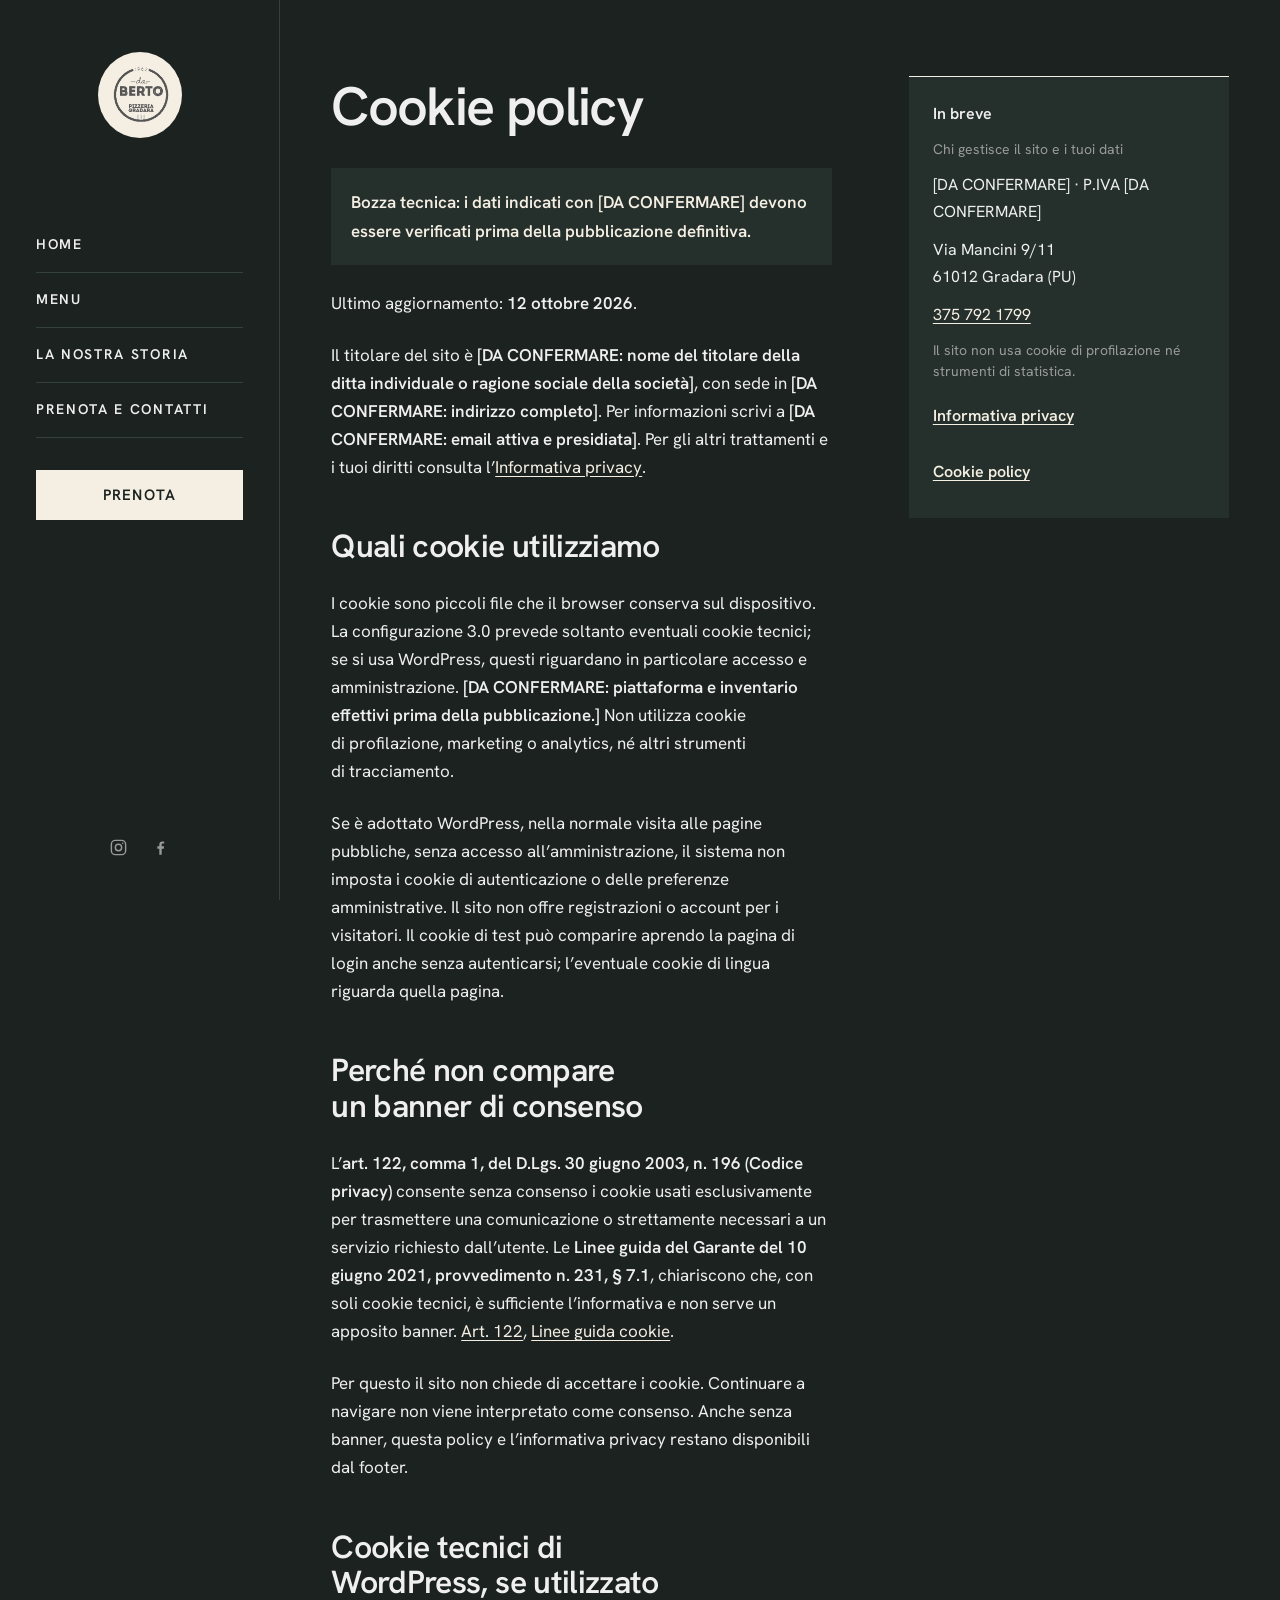
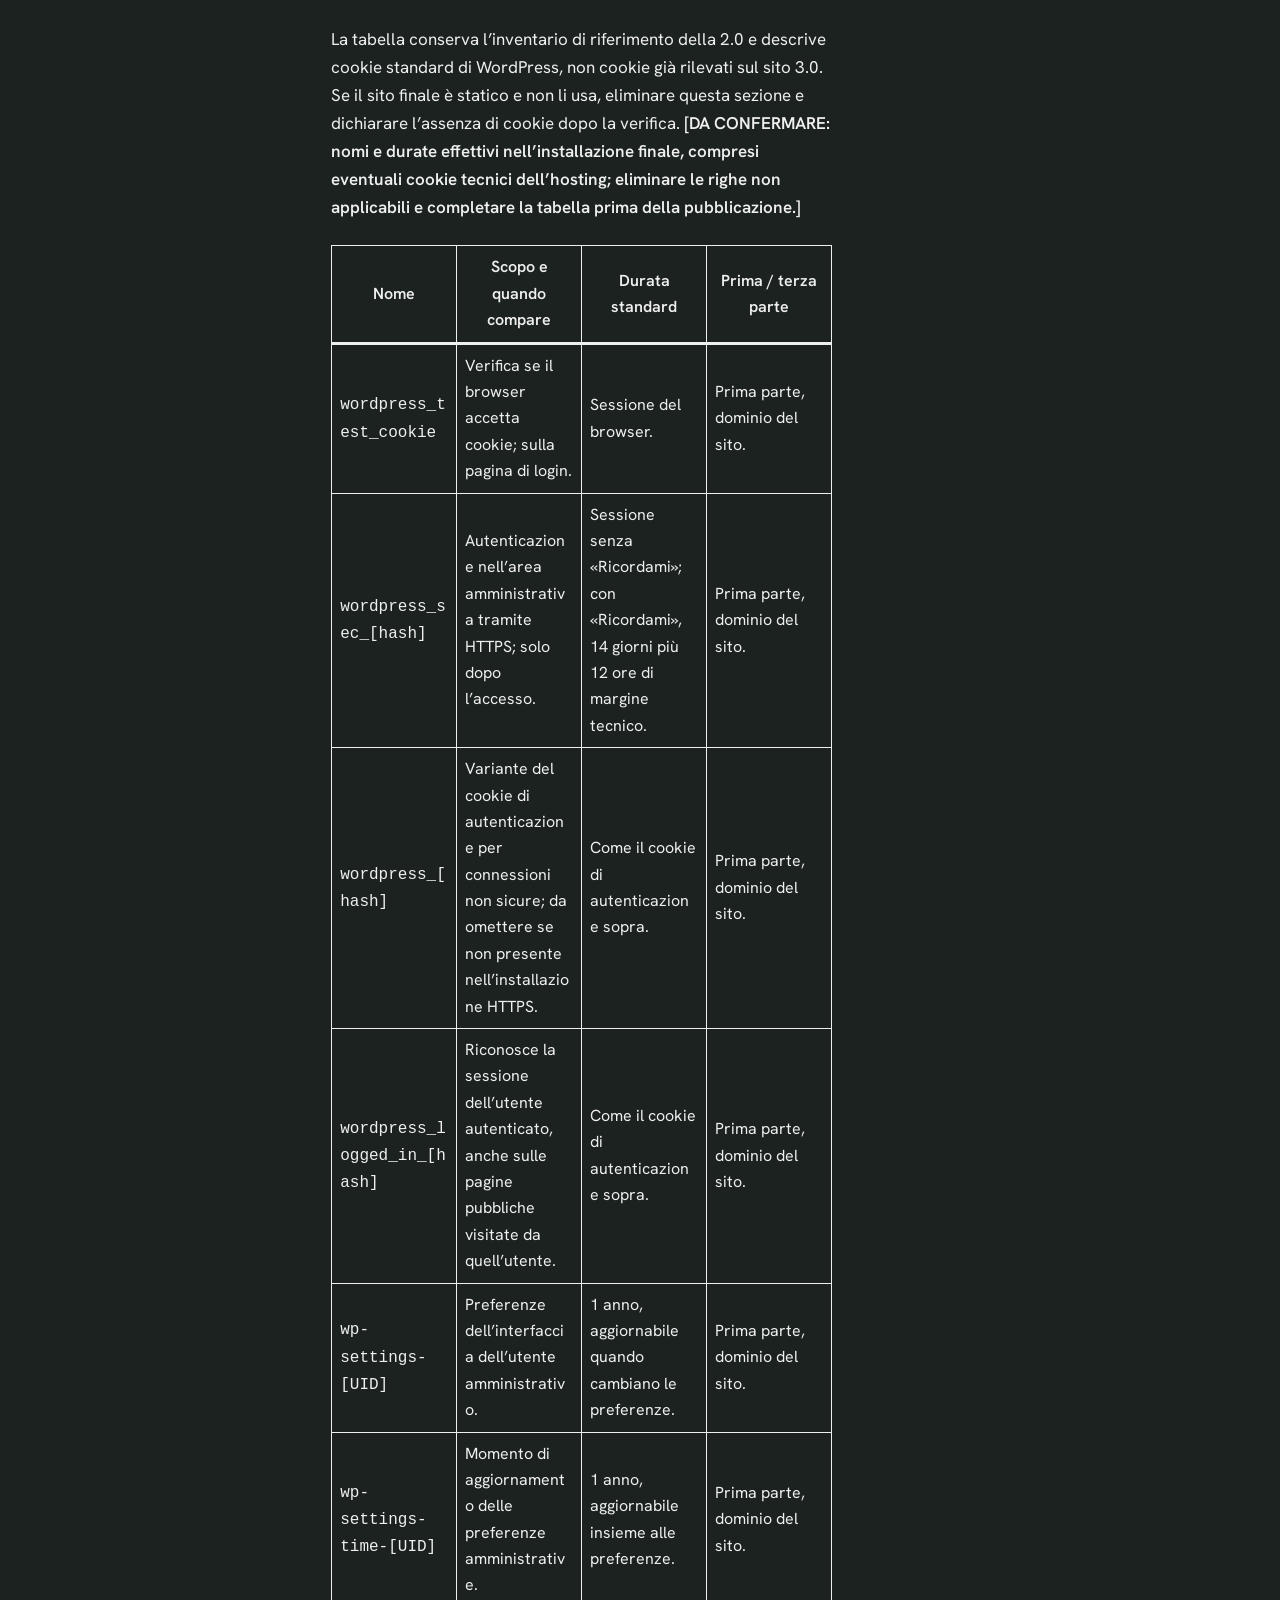
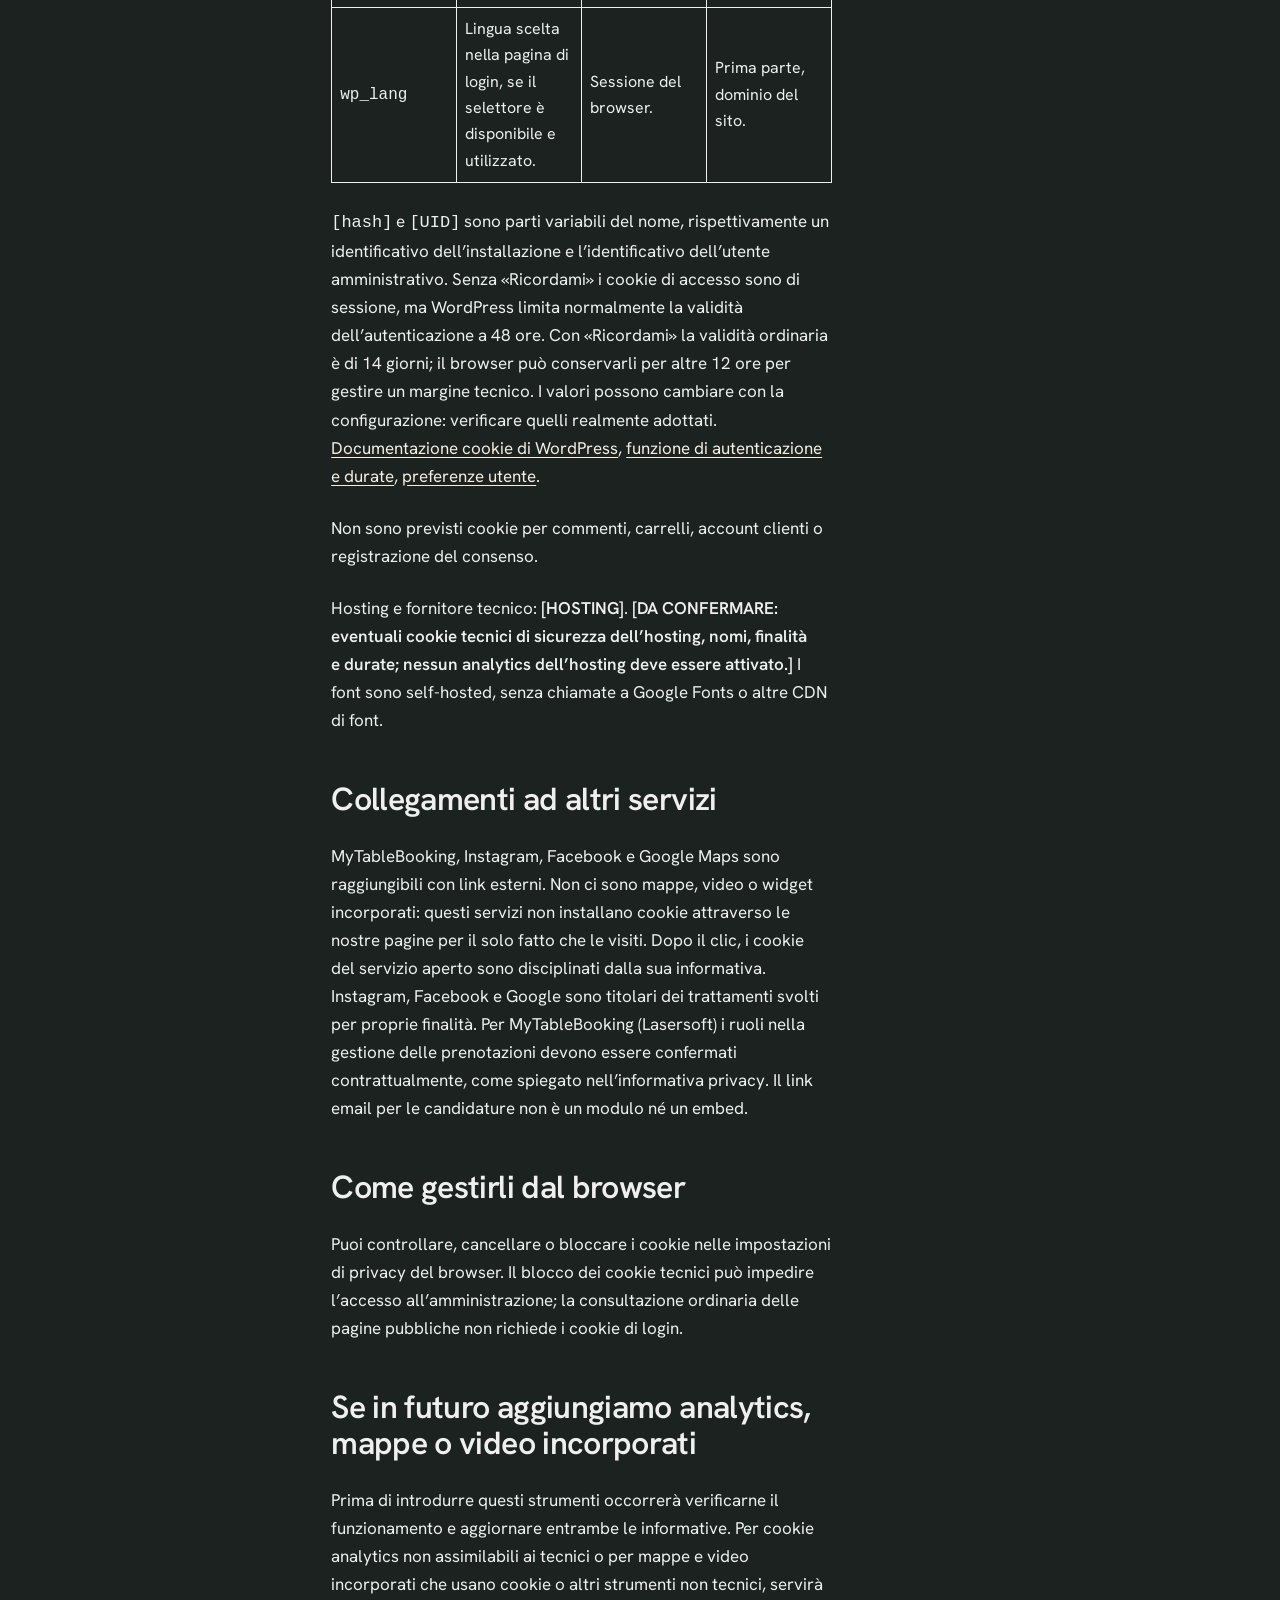
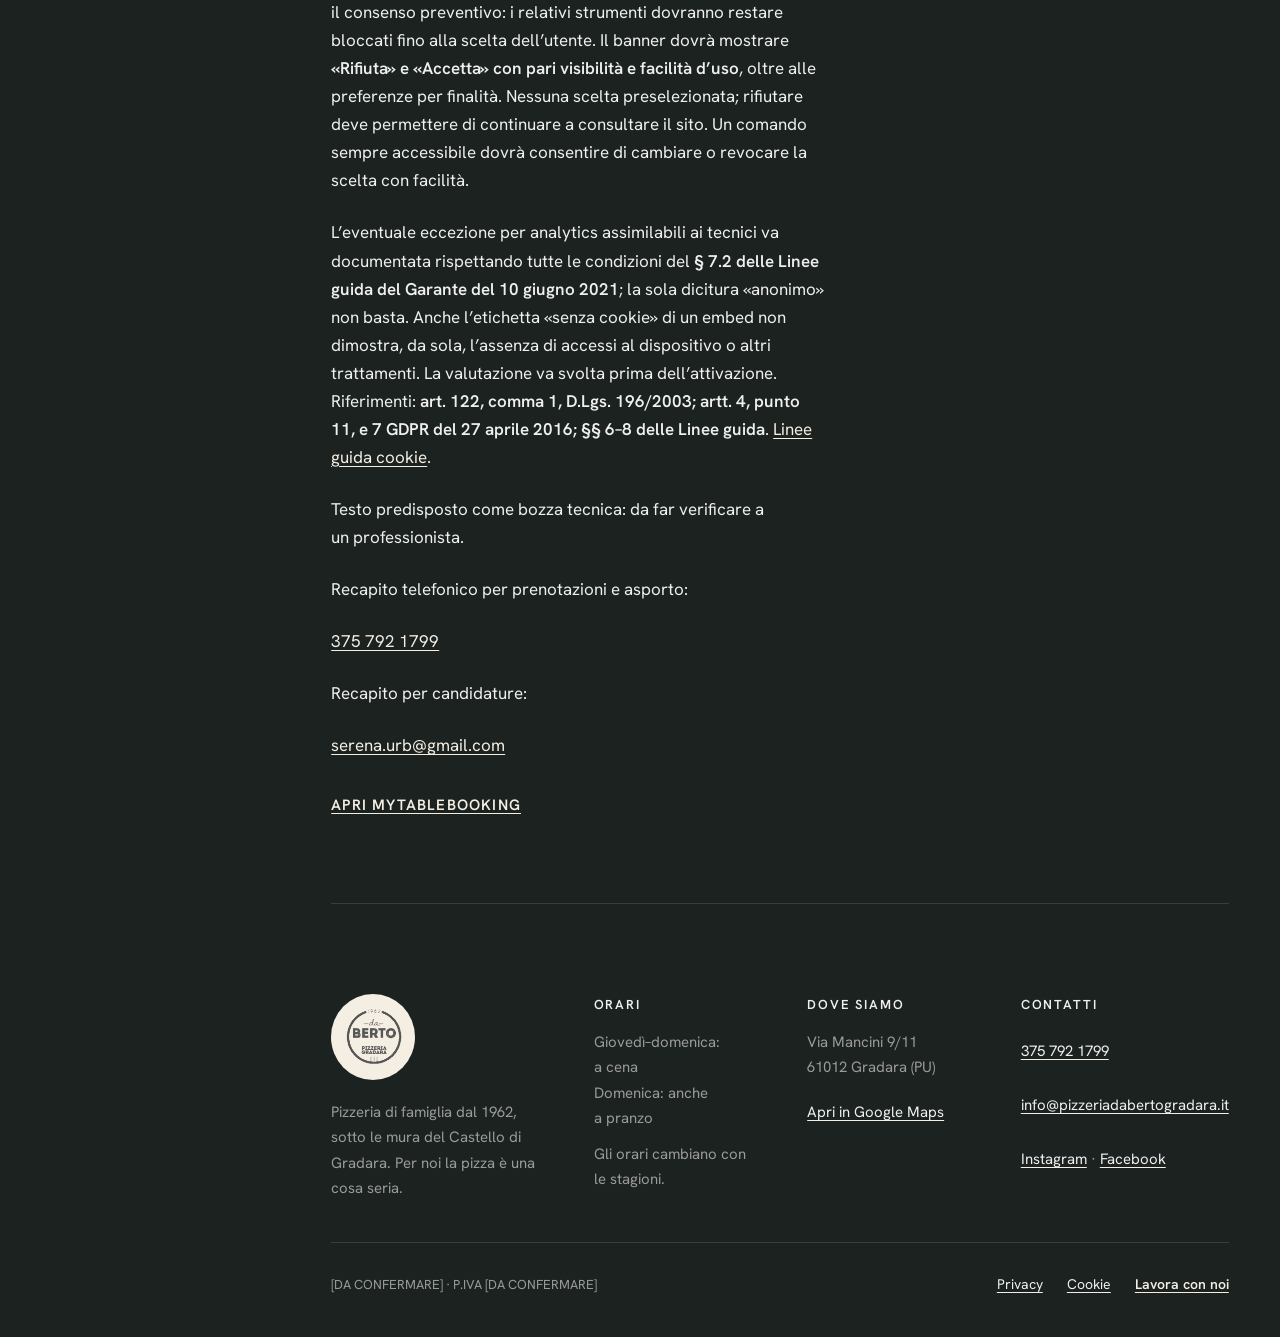
<file: cookie/index.html>
<!DOCTYPE html>
<html lang="it">
<head>
<meta name="robots" content="noindex, nofollow">
	<meta charset="UTF-8" />
	<meta name="viewport" content="width=device-width, initial-scale=1, viewport-fit=cover">
<meta name="theme-color" content="#1B2220">
<script>document.documentElement.classList.add("has-site-js")</script>
<meta name="viewport" content="width=device-width, initial-scale=1" />
<script>document.documentElement.classList.add('js')</script>
<link rel="preload" href="../wp-content/themes/daberto/assets/fonts/hankengrotesk-1.woff2" as="font" type="font/woff2" crossorigin>
<title>Cookie policy &#8211; Pizzeria Da Berto</title>
<meta name="description" content="Informazioni sui cookie tecnici e sui collegamenti esterni del sito di Pizzeria Da Berto. Bozza tecnica da completare prima della pubblicazione definitiva.">
<meta property="og:type" content="website">
<meta property="og:locale" content="it_IT">
<meta property="og:site_name" content="Pizzeria Da Berto">
<meta property="og:title" content="Cookie policy &#8211; Pizzeria Da Berto">
<meta property="og:description" content="Informazioni sui cookie tecnici e sui collegamenti esterni del sito di Pizzeria Da Berto. Bozza tecnica da completare prima della pubblicazione definitiva.">
<meta property="og:url" content="../cookie/">
<meta property="og:image" content="../wp-content/uploads/2026/10/logo.png">
<style id="wp-block-site-logo-inline-css">
.wp-block-site-logo{box-sizing:border-box;line-height:0}.wp-block-site-logo a{display:inline-block;line-height:0}.wp-block-site-logo.is-default-size img{height:auto;width:120px}.wp-block-site-logo img{height:auto;max-width:100%}.wp-block-site-logo a,.wp-block-site-logo img{border-radius:inherit}.wp-block-site-logo.aligncenter{margin-left:auto;margin-right:auto;text-align:center}:root :where(.wp-block-site-logo.is-style-rounded){border-radius:9999px}
/*# sourceURL=../wp-includes/blocks/site-logo/style.min.css */
</style>
<style id="wp-block-navigation-link-inline-css">
.wp-block-navigation .wp-block-navigation-item__label{overflow-wrap:break-word}.wp-block-navigation .wp-block-navigation-item__description{display:none}.link-ui-tools{outline:1px solid #f0f0f0;padding:8px}.link-ui-block-inserter{padding-top:8px}.link-ui-block-inserter__back{margin-left:8px;text-transform:uppercase}
/*# sourceURL=../wp-includes/blocks/navigation-link/style.min.css */
</style>
<style id="wp-block-navigation-inline-css">
.wp-block-navigation{position:relative}.wp-block-navigation ul{margin-bottom:0;margin-left:0;margin-top:0;padding-left:0}.wp-block-navigation ul,.wp-block-navigation ul li{list-style:none}.wp-block-navigation .wp-block-navigation-item{align-items:center;background-color:inherit;display:flex;position:relative}.wp-block-navigation .wp-block-navigation-item .wp-block-navigation__submenu-container:empty{display:none}.wp-block-navigation .wp-block-navigation-item__content{display:block;z-index:1}.wp-block-navigation .wp-block-navigation-item__content.wp-block-navigation-item__content{color:inherit}.wp-block-navigation.has-text-decoration-underline .wp-block-navigation-item__content,.wp-block-navigation.has-text-decoration-underline .wp-block-navigation-item__content:active,.wp-block-navigation.has-text-decoration-underline .wp-block-navigation-item__content:focus{text-decoration:underline}.wp-block-navigation.has-text-decoration-line-through .wp-block-navigation-item__content,.wp-block-navigation.has-text-decoration-line-through .wp-block-navigation-item__content:active,.wp-block-navigation.has-text-decoration-line-through .wp-block-navigation-item__content:focus{text-decoration:line-through}.wp-block-navigation :where(a),.wp-block-navigation :where(a:active),.wp-block-navigation :where(a:focus){text-decoration:none}.wp-block-navigation .wp-block-navigation__submenu-icon{align-self:center;background-color:inherit;border:none;color:currentColor;display:inline-block;font-size:inherit;height:.6em;line-height:0;margin-left:.25em;padding:0;width:.6em}.wp-block-navigation .wp-block-navigation__submenu-icon svg{stroke:currentColor;display:inline-block;height:inherit;margin-top:.075em;width:inherit}.wp-block-navigation{--navigation-layout-justification-setting:flex-start;--navigation-layout-direction:row;--navigation-layout-wrap:wrap;--navigation-layout-justify:flex-start;--navigation-layout-align:center}.wp-block-navigation.is-vertical{--navigation-layout-direction:column;--navigation-layout-justify:initial;--navigation-layout-align:flex-start}.wp-block-navigation.no-wrap{--navigation-layout-wrap:nowrap}.wp-block-navigation.items-justified-center{--navigation-layout-justification-setting:center;--navigation-layout-justify:center}.wp-block-navigation.items-justified-center.is-vertical{--navigation-layout-align:center}.wp-block-navigation.items-justified-right{--navigation-layout-justification-setting:flex-end;--navigation-layout-justify:flex-end}.wp-block-navigation.items-justified-right.is-vertical{--navigation-layout-align:flex-end}.wp-block-navigation.items-justified-space-between{--navigation-layout-justification-setting:space-between;--navigation-layout-justify:space-between}:where(.wp-block-navigation) ul li{padding:0}.wp-block-navigation .has-child .wp-block-navigation__submenu-container{align-items:normal;background-color:inherit;color:inherit;display:flex;flex-direction:column;opacity:0;position:absolute;z-index:2}@media not (prefers-reduced-motion){.wp-block-navigation .has-child .wp-block-navigation__submenu-container{transition:opacity .1s linear}}.wp-block-navigation .has-child .wp-block-navigation__submenu-container{height:0;overflow:hidden;visibility:hidden;width:0}.wp-block-navigation .has-child .wp-block-navigation__submenu-container>.wp-block-navigation-item>.wp-block-navigation-item__content{display:flex;flex-grow:1;padding:.5em 1em}.wp-block-navigation .has-child .wp-block-navigation__submenu-container>.wp-block-navigation-item>.wp-block-navigation-item__content .wp-block-navigation__submenu-icon{margin-left:auto;margin-right:0}.wp-block-navigation .has-child .wp-block-navigation__submenu-container .wp-block-navigation-item__content{margin:0}.wp-block-navigation .has-child .wp-block-navigation__submenu-container{left:-1px;top:100%}@media (min-width:782px){.wp-block-navigation .has-child .wp-block-navigation__submenu-container .wp-block-navigation__submenu-container{left:100%;top:-1px}.wp-block-navigation .has-child .wp-block-navigation__submenu-container .wp-block-navigation__submenu-container:before{background:transparent;content:"";display:block;height:100%;position:absolute;right:100%;width:.5em}.wp-block-navigation .has-child .wp-block-navigation__submenu-container .wp-block-navigation__submenu-icon{margin-right:.25em}.wp-block-navigation .has-child .wp-block-navigation__submenu-container .wp-block-navigation__submenu-icon svg{transform:rotate(-90deg)}}@media (hover:hover){.wp-block-navigation .has-child:not(.open-on-click):hover>.wp-block-navigation__submenu-container{height:auto;min-width:200px;opacity:1;overflow:visible;visibility:visible;width:auto}}.wp-block-navigation .has-child .wp-block-navigation-submenu__toggle[aria-expanded=true]~.wp-block-navigation__submenu-container,.wp-block-navigation .has-child:not(.open-on-click):not(.open-on-hover-click):focus-within>.wp-block-navigation__submenu-container{height:auto;min-width:200px;opacity:1;overflow:visible;visibility:visible;width:auto}.wp-block-navigation .has-child.open-always{align-items:var(--navigation-layout-align,initial);flex-direction:var(--navigation-layout-direction,initial);flex-wrap:var(--navigation-layout-wrap,wrap);gap:var(--wp--style--block-gap,2em)}.wp-block-navigation .has-child.open-always,.wp-block-navigation .has-child.open-always .wp-block-navigation-item{justify-content:var(--navigation-layout-justify,initial)}.wp-block-navigation .has-child.open-always .wp-block-navigation__submenu-container,.wp-block-navigation .has-child.open-always.wp-block-navigation-submenu{gap:var(--wp--style--block-gap,2em)}.wp-block-navigation .has-child.open-always .wp-block-navigation-item,.wp-block-navigation .has-child.open-always .wp-block-navigation__submenu-container,.wp-block-navigation .has-child.open-always.wp-block-navigation-submenu{padding-bottom:0;padding-top:0}.wp-block-navigation .has-child.open-always .wp-block-navigation__submenu-container{padding-left:var(--wp--style--block-gap,2em);padding-right:var(--wp--style--block-gap,2em)}.wp-block-navigation .has-child.open-always .wp-block-navigation__submenu-container .wp-block-navigation-item__content{padding:0}.wp-block-navigation .has-child.open-always .wp-block-navigation__submenu-container>.wp-block-navigation-item>.wp-block-navigation-item__content,.wp-block-navigation .has-child.open-always>.wp-block-navigation-item__content{flex-grow:0}.wp-block-navigation .has-child.open-always>.wp-block-navigation__submenu-container{background-color:transparent;border:none;color:inherit;flex-basis:100%;height:auto;opacity:1;overflow:visible;position:static;visibility:visible;width:auto}.wp-block-navigation.has-background .has-child .wp-block-navigation__submenu-container{left:0;top:100%}@media (min-width:782px){.wp-block-navigation.has-background .has-child .wp-block-navigation__submenu-container .wp-block-navigation__submenu-container{left:100%;top:0}}.wp-block-navigation-submenu{display:flex;position:relative}.wp-block-navigation-submenu .wp-block-navigation__submenu-icon svg{stroke:currentColor}button.wp-block-navigation-item__content{background-color:transparent;border:none;color:currentColor;font-family:inherit;font-size:inherit;font-style:inherit;font-weight:inherit;letter-spacing:inherit;line-height:inherit;text-align:left;text-transform:inherit}.wp-block-navigation-submenu__toggle{cursor:pointer}.wp-block-navigation-submenu__toggle[aria-expanded=true]+.wp-block-navigation__submenu-icon>svg,.wp-block-navigation-submenu__toggle[aria-expanded=true]>svg{transform:rotate(180deg)}.wp-block-navigation-item.open-on-click .wp-block-navigation-submenu__toggle{padding-left:0;padding-right:.85em}.wp-block-navigation-item.open-on-click .wp-block-navigation-submenu__toggle+.wp-block-navigation__submenu-icon{margin-left:-.6em;pointer-events:none}.wp-block-navigation-item.open-on-click button.wp-block-navigation-item__content:not(.wp-block-navigation-submenu__toggle){padding:0}.wp-block-navigation .wp-block-page-list,.wp-block-navigation__container,.wp-block-navigation__responsive-close,.wp-block-navigation__responsive-container,.wp-block-navigation__responsive-container-content,.wp-block-navigation__responsive-dialog{gap:inherit}:where(.wp-block-navigation.has-background .wp-block-navigation-item a:not(.wp-element-button)),:where(.wp-block-navigation.has-background .wp-block-navigation-submenu a:not(.wp-element-button)){padding:.5em 1em}:where(.wp-block-navigation .wp-block-navigation__submenu-container .wp-block-navigation-item a:not(.wp-element-button)),:where(.wp-block-navigation .wp-block-navigation__submenu-container .wp-block-navigation-submenu a:not(.wp-element-button)),:where(.wp-block-navigation .wp-block-navigation__submenu-container .wp-block-navigation-submenu button.wp-block-navigation-item__content),:where(.wp-block-navigation .wp-block-navigation__submenu-container .wp-block-pages-list__item button.wp-block-navigation-item__content){padding:.5em 1em}.wp-block-navigation.items-justified-right .wp-block-navigation__container .has-child .wp-block-navigation__submenu-container,.wp-block-navigation.items-justified-right .wp-block-page-list>.has-child .wp-block-navigation__submenu-container,.wp-block-navigation.items-justified-space-between .wp-block-page-list>.has-child:last-child .wp-block-navigation__submenu-container,.wp-block-navigation.items-justified-space-between>.wp-block-navigation__container>.has-child:last-child .wp-block-navigation__submenu-container{left:auto;right:0}.wp-block-navigation.items-justified-right .wp-block-navigation__container .has-child .wp-block-navigation__submenu-container .wp-block-navigation__submenu-container,.wp-block-navigation.items-justified-right .wp-block-page-list>.has-child .wp-block-navigation__submenu-container .wp-block-navigation__submenu-container,.wp-block-navigation.items-justified-space-between .wp-block-page-list>.has-child:last-child .wp-block-navigation__submenu-container .wp-block-navigation__submenu-container,.wp-block-navigation.items-justified-space-between>.wp-block-navigation__container>.has-child:last-child .wp-block-navigation__submenu-container .wp-block-navigation__submenu-container{left:-1px;right:-1px}@media (min-width:782px){.wp-block-navigation.items-justified-right .wp-block-navigation__container .has-child .wp-block-navigation__submenu-container .wp-block-navigation__submenu-container,.wp-block-navigation.items-justified-right .wp-block-page-list>.has-child .wp-block-navigation__submenu-container .wp-block-navigation__submenu-container,.wp-block-navigation.items-justified-space-between .wp-block-page-list>.has-child:last-child .wp-block-navigation__submenu-container .wp-block-navigation__submenu-container,.wp-block-navigation.items-justified-space-between>.wp-block-navigation__container>.has-child:last-child .wp-block-navigation__submenu-container .wp-block-navigation__submenu-container{left:auto;right:100%}}.wp-block-navigation:not(.has-background) .wp-block-navigation__submenu-container{background-color:#fff;border:1px solid rgba(0,0,0,.15)}.wp-block-navigation.has-background .wp-block-navigation__submenu-container{background-color:inherit}.wp-block-navigation:not(.has-text-color) .wp-block-navigation__submenu-container{color:#000}.wp-block-navigation__container{align-items:var(--navigation-layout-align,initial);display:flex;flex-direction:var(--navigation-layout-direction,initial);flex-wrap:var(--navigation-layout-wrap,wrap);justify-content:var(--navigation-layout-justify,initial);list-style:none;margin:0;padding-left:0}.wp-block-navigation__container .is-responsive{display:none}.wp-block-navigation__container:only-child,.wp-block-page-list:only-child{flex-grow:1}@keyframes overlay-menu__fade-in-animation{0%{opacity:0;transform:translateY(.5em)}to{opacity:1;transform:translateY(0)}}.wp-block-navigation__responsive-container{bottom:0;display:none;left:0;position:fixed;right:0;top:0}.wp-block-navigation__responsive-container :where(.wp-block-navigation-item a){color:inherit}.wp-block-navigation__responsive-container .wp-block-navigation__responsive-container-content{align-items:var(--navigation-layout-align,initial);display:flex;flex-direction:var(--navigation-layout-direction,initial);flex-wrap:var(--navigation-layout-wrap,wrap);justify-content:var(--navigation-layout-justify,initial)}.wp-block-navigation__responsive-container:not(.is-menu-open.is-menu-open){background-color:inherit!important;color:inherit!important}.wp-block-navigation__responsive-container.is-menu-open{background-color:inherit;display:flex;flex-direction:column}@media not (prefers-reduced-motion){.wp-block-navigation__responsive-container.is-menu-open{animation:overlay-menu__fade-in-animation .1s ease-out;animation-fill-mode:forwards}}.wp-block-navigation__responsive-container.is-menu-open:not(.disable-default-overlay){padding:clamp(1rem,var(--wp--style--root--padding-top),20rem) clamp(1rem,var(--wp--style--root--padding-right),20rem) clamp(1rem,var(--wp--style--root--padding-bottom),20rem) clamp(1rem,var(--wp--style--root--padding-left),20rem)}.wp-block-navigation__responsive-container.is-menu-open{overflow:auto;z-index:100000}.wp-block-navigation__responsive-container.is-menu-open:not(.disable-default-overlay) .wp-block-navigation__responsive-container-content{padding-top:calc(2rem + 24px)}.wp-block-navigation__responsive-container.is-menu-open:where(:not(.disable-default-overlay)) .wp-block-navigation__responsive-container-content{align-items:var(--navigation-layout-justification-setting,inherit);display:flex;flex-direction:column;flex-wrap:nowrap;overflow:visible}.wp-block-navigation__responsive-container.is-menu-open:where(:not(.disable-default-overlay)) .wp-block-navigation__responsive-container-content,.wp-block-navigation__responsive-container.is-menu-open:where(:not(.disable-default-overlay)) .wp-block-navigation__responsive-container-content .wp-block-navigation__container,.wp-block-navigation__responsive-container.is-menu-open:where(:not(.disable-default-overlay)) .wp-block-navigation__responsive-container-content .wp-block-page-list{justify-content:flex-start}.wp-block-navigation__responsive-container.is-menu-open:where(:not(.disable-default-overlay)) .wp-block-navigation__responsive-container-content .wp-block-navigation__submenu-icon{display:none}.wp-block-navigation__responsive-container.is-menu-open:where(:not(.disable-default-overlay)) .wp-block-navigation__responsive-container-content .has-child .wp-block-navigation__submenu-container{border:none;height:auto;min-width:200px;opacity:1;overflow:initial;padding-left:2rem;padding-right:2rem;position:static;visibility:visible;width:auto}.wp-block-navigation__responsive-container.is-menu-open:where(:not(.disable-default-overlay)) .wp-block-navigation__responsive-container-content .wp-block-navigation__container,.wp-block-navigation__responsive-container.is-menu-open:where(:not(.disable-default-overlay)) .wp-block-navigation__responsive-container-content .wp-block-navigation__submenu-container{gap:inherit}.wp-block-navigation__responsive-container.is-menu-open:where(:not(.disable-default-overlay)) .wp-block-navigation__responsive-container-content .wp-block-navigation__submenu-container{padding-top:var(--wp--style--block-gap,2em)}.wp-block-navigation__responsive-container.is-menu-open:where(:not(.disable-default-overlay)) .wp-block-navigation__responsive-container-content .wp-block-navigation-item__content{padding:0}.wp-block-navigation__responsive-container.is-menu-open:where(:not(.disable-default-overlay)) .wp-block-navigation__responsive-container-content .wp-block-navigation-item,.wp-block-navigation__responsive-container.is-menu-open:where(:not(.disable-default-overlay)) .wp-block-navigation__responsive-container-content .wp-block-navigation__container,.wp-block-navigation__responsive-container.is-menu-open:where(:not(.disable-default-overlay)) .wp-block-navigation__responsive-container-content .wp-block-page-list{align-items:var(--navigation-layout-justification-setting,initial);display:flex;flex-direction:column}.wp-block-navigation__responsive-container.is-menu-open:where(:not(.disable-default-overlay)) .wp-block-navigation-item,.wp-block-navigation__responsive-container.is-menu-open:where(:not(.disable-default-overlay)) .wp-block-navigation-item .wp-block-navigation__submenu-container,.wp-block-navigation__responsive-container.is-menu-open:where(:not(.disable-default-overlay)) .wp-block-navigation__container,.wp-block-navigation__responsive-container.is-menu-open:where(:not(.disable-default-overlay)) .wp-block-page-list{background:transparent!important;color:inherit!important}.wp-block-navigation__responsive-container.is-menu-open:where(:not(.disable-default-overlay)) .wp-block-navigation__submenu-container.wp-block-navigation__submenu-container.wp-block-navigation__submenu-container.wp-block-navigation__submenu-container{left:auto;right:auto}.wp-block-navigation__responsive-container.disable-default-overlay .wp-block-navigation__overlay-container{display:none;width:100%}.wp-block-navigation__responsive-container.disable-default-overlay .wp-block-navigation__responsive-close{max-width:none}.wp-block-navigation__responsive-container.disable-default-overlay.is-menu-open .wp-block-navigation__responsive-container-content>:not(.wp-block-navigation__overlay-container){display:none}.wp-block-navigation__responsive-container.disable-default-overlay.is-menu-open .wp-block-navigation__responsive-container-content .wp-block-navigation__overlay-container{display:block}.wp-block-navigation__responsive-container.disable-default-overlay.is-menu-open .wp-block-navigation__responsive-container-content .wp-block-navigation__overlay-container .wp-block-navigation__submenu-container{left:0;right:auto}@media (min-width:600px){.wp-block-navigation__responsive-container:not(.hidden-by-default):not(.is-menu-open){background-color:inherit;display:block;position:relative;width:100%;z-index:auto}.wp-block-navigation__responsive-container:not(.hidden-by-default):not(.is-menu-open) .wp-block-navigation__responsive-container-close{display:none}.wp-block-navigation__responsive-container.is-menu-open .wp-block-navigation__submenu-container.wp-block-navigation__submenu-container.wp-block-navigation__submenu-container.wp-block-navigation__submenu-container{left:0}}.wp-block-navigation:not(.has-background) .wp-block-navigation__responsive-container.is-menu-open:not(.disable-default-overlay){background-color:#fff}.wp-block-navigation:not(.has-text-color) .wp-block-navigation__responsive-container.is-menu-open:not(.disable-default-overlay){color:#000}.wp-block-navigation__toggle_button_label{font-size:1rem;font-weight:700}.wp-block-navigation__responsive-container-close,.wp-block-navigation__responsive-container-open{background:transparent;border:none;color:currentColor;cursor:pointer;margin:0;padding:0;text-transform:inherit;vertical-align:middle}.wp-block-navigation__responsive-container-close svg,.wp-block-navigation__responsive-container-open svg{fill:currentColor;display:block;height:24px;pointer-events:none;width:24px}.wp-block-navigation__responsive-container-open{display:flex}.wp-block-navigation__responsive-container-open.wp-block-navigation__responsive-container-open.wp-block-navigation__responsive-container-open{font-family:inherit;font-size:inherit;font-weight:inherit}@media (min-width:600px){.wp-block-navigation__responsive-container-open:not(.always-shown){display:none}}.wp-block-navigation__responsive-container-close{position:absolute;right:0;top:0;z-index:2}.wp-block-navigation__responsive-container-close.wp-block-navigation__responsive-container-close.wp-block-navigation__responsive-container-close{font-family:inherit;font-size:inherit;font-weight:inherit}.disable-default-overlay .wp-block-navigation__responsive-container-close{right:clamp(1rem,var(--wp--style--root--padding-left),20rem);top:clamp(1rem,var(--wp--style--root--padding-left),20rem)}.wp-block-navigation__responsive-close{width:100%}.has-modal-open .wp-block-navigation__responsive-close{margin-left:auto;margin-right:auto;max-width:var(--wp--style--global--wide-size,100%)}.wp-block-navigation__responsive-close:focus{outline:none}.is-menu-open .wp-block-navigation__responsive-close,.is-menu-open .wp-block-navigation__responsive-container-content,.is-menu-open .wp-block-navigation__responsive-dialog{box-sizing:border-box}.wp-block-navigation__responsive-dialog{position:relative}.has-modal-open .admin-bar .is-menu-open:where(:not(.disable-default-overlay)) .wp-block-navigation__responsive-dialog{margin-top:46px}@media (min-width:782px){.has-modal-open .admin-bar .is-menu-open:where(:not(.disable-default-overlay)) .wp-block-navigation__responsive-dialog{margin-top:32px}}html.has-modal-open{overflow:hidden}
/*# sourceURL=../wp-includes/blocks/navigation/style.min.css */
</style>
<style id="wp-block-button-inline-css">
.wp-block-button__link{align-content:center;box-sizing:border-box;cursor:pointer;display:inline-block;height:100%;text-align:center;word-break:break-word}.wp-block-button__link.aligncenter{text-align:center}.wp-block-button__link.alignright{text-align:right}:where(.wp-block-button__link){border-radius:9999px;box-shadow:none;padding:calc(.667em + 2px) calc(1.333em + 2px);text-decoration:none}.wp-block-button[style*=text-decoration] .wp-block-button__link{text-decoration:inherit}.wp-block-buttons>.wp-block-button.has-custom-width{max-width:none}.wp-block-buttons>.wp-block-button.has-custom-width .wp-block-button__link{width:100%}.wp-block-buttons>.wp-block-button.has-custom-font-size .wp-block-button__link{font-size:inherit}.wp-block-buttons>.wp-block-button[class*=wp-block-button__width]{width:calc(var(--wp--block-button--width)*1% - var(--wp--style--block-gap, .5em)*(1 - var(--wp--block-button--width)/100))}.wp-block-buttons>.wp-block-button.wp-block-button__width-25{width:calc(25% - var(--wp--style--block-gap, .5em)*.75)}.wp-block-buttons>.wp-block-button.wp-block-button__width-50{width:calc(50% - var(--wp--style--block-gap, .5em)*.5)}.wp-block-buttons>.wp-block-button.wp-block-button__width-75{width:calc(75% - var(--wp--style--block-gap, .5em)*.25)}.wp-block-buttons>.wp-block-button.wp-block-button__width-100{flex-basis:100%;width:100%}.wp-block-buttons.is-vertical>.wp-block-button[class*=wp-block-button__width]{width:calc(var(--wp--block-button--width)*1%)}.wp-block-buttons.is-vertical>.wp-block-button.wp-block-button__width-25{width:25%}.wp-block-buttons.is-vertical>.wp-block-button.wp-block-button__width-50{width:50%}.wp-block-buttons.is-vertical>.wp-block-button.wp-block-button__width-75{width:75%}.wp-block-button.is-style-squared,.wp-block-button__link.wp-block-button.is-style-squared{border-radius:0}.wp-block-button.no-border-radius,.wp-block-button__link.no-border-radius{border-radius:0!important}:root :where(.wp-block-button .wp-block-button__link.is-style-outline),:root :where(.wp-block-button.is-style-outline>.wp-block-button__link){border:2px solid;padding:.667em 1.333em}:root :where(.wp-block-button .wp-block-button__link.is-style-outline:not(.has-text-color)),:root :where(.wp-block-button.is-style-outline>.wp-block-button__link:not(.has-text-color)){color:currentColor}:root :where(.wp-block-button .wp-block-button__link.is-style-outline:not(.has-background)),:root :where(.wp-block-button.is-style-outline>.wp-block-button__link:not(.has-background)){background-color:transparent;background-image:none}
/*# sourceURL=../wp-includes/blocks/button/style.min.css */
</style>
<style id="wp-block-buttons-inline-css">
.wp-block-buttons{box-sizing:border-box}.wp-block-buttons.is-vertical{flex-direction:column}.wp-block-buttons.is-vertical>.wp-block-button:last-child{margin-bottom:0}.wp-block-buttons>.wp-block-button{display:inline-block;margin:0}.wp-block-buttons.is-content-justification-left{justify-content:flex-start}.wp-block-buttons.is-content-justification-left.is-vertical{align-items:flex-start}.wp-block-buttons.is-content-justification-center{justify-content:center}.wp-block-buttons.is-content-justification-center.is-vertical{align-items:center}.wp-block-buttons.is-content-justification-right{justify-content:flex-end}.wp-block-buttons.is-content-justification-right.is-vertical{align-items:flex-end}.wp-block-buttons.is-content-justification-space-between{justify-content:space-between}.wp-block-buttons.aligncenter{text-align:center}.wp-block-buttons:not(.is-content-justification-space-between,.is-content-justification-right,.is-content-justification-left,.is-content-justification-center) .wp-block-button.aligncenter{margin-left:auto;margin-right:auto;width:100%}.wp-block-buttons[style*=text-decoration] .wp-block-button,.wp-block-buttons[style*=text-decoration] .wp-block-button__link{text-decoration:inherit}.wp-block-buttons.has-custom-font-size .wp-block-button__link{font-size:inherit}.wp-block-buttons .wp-block-button__link{width:100%}.wp-block-button.aligncenter{text-align:center}
/*# sourceURL=../wp-includes/blocks/buttons/style.min.css */
</style>
<style id="wp-block-group-inline-css">
.wp-block-group{box-sizing:border-box}:where(.wp-block-group.wp-block-group-is-layout-constrained){position:relative}
/*# sourceURL=../wp-includes/blocks/group/style.min.css */
</style>
<style id="wp-block-post-title-inline-css">
.wp-block-post-title{box-sizing:border-box;word-break:break-word}.wp-block-post-title :where(a){display:inline-block;font-family:inherit;font-size:inherit;font-style:inherit;font-weight:inherit;letter-spacing:inherit;line-height:inherit;text-decoration:inherit}
/*# sourceURL=../wp-includes/blocks/post-title/style.min.css */
</style>
<style id="wp-block-paragraph-inline-css">
.is-small-text{font-size:.875em}.is-regular-text{font-size:1em}.is-large-text{font-size:2.25em}.is-larger-text{font-size:3em}.has-drop-cap:not(:focus):first-letter{float:left;font-size:8.4em;font-style:normal;font-weight:100;line-height:.68;margin:.05em .1em 0 0;text-transform:uppercase}body.rtl .has-drop-cap:not(:focus):first-letter{float:none;margin-left:.1em}p.has-drop-cap.has-background{overflow:hidden}:root :where(p.has-background){padding:1.25em 2.375em}:where(p.has-text-color:not(.has-link-color)) a{color:inherit}p.has-text-align-left[style*="writing-mode:vertical-lr"],p.has-text-align-right[style*="writing-mode:vertical-rl"]{rotate:180deg}
/*# sourceURL=../wp-includes/blocks/paragraph/style.min.css */
</style>
<style id="wp-block-heading-inline-css">
h1:where(.wp-block-heading).has-background,h2:where(.wp-block-heading).has-background,h3:where(.wp-block-heading).has-background,h4:where(.wp-block-heading).has-background,h5:where(.wp-block-heading).has-background,h6:where(.wp-block-heading).has-background{padding:1.25em 2.375em}h1.has-text-align-left[style*=writing-mode]:where([style*=vertical-lr]),h1.has-text-align-right[style*=writing-mode]:where([style*=vertical-rl]),h2.has-text-align-left[style*=writing-mode]:where([style*=vertical-lr]),h2.has-text-align-right[style*=writing-mode]:where([style*=vertical-rl]),h3.has-text-align-left[style*=writing-mode]:where([style*=vertical-lr]),h3.has-text-align-right[style*=writing-mode]:where([style*=vertical-rl]),h4.has-text-align-left[style*=writing-mode]:where([style*=vertical-lr]),h4.has-text-align-right[style*=writing-mode]:where([style*=vertical-rl]),h5.has-text-align-left[style*=writing-mode]:where([style*=vertical-lr]),h5.has-text-align-right[style*=writing-mode]:where([style*=vertical-rl]),h6.has-text-align-left[style*=writing-mode]:where([style*=vertical-lr]),h6.has-text-align-right[style*=writing-mode]:where([style*=vertical-rl]){rotate:180deg}
/*# sourceURL=../wp-includes/blocks/heading/style.min.css */
</style>
<style id="wp-block-table-inline-css">
.wp-block-table{overflow-x:auto}.wp-block-table table{border-collapse:collapse;width:100%}.wp-block-table thead{border-bottom:3px solid}.wp-block-table tfoot{border-top:3px solid}.wp-block-table td,.wp-block-table th{border:1px solid;padding:.5em}.wp-block-table .has-fixed-layout{table-layout:fixed;width:100%}.wp-block-table .has-fixed-layout td,.wp-block-table .has-fixed-layout th{word-break:break-word}.wp-block-table.aligncenter,.wp-block-table.alignleft,.wp-block-table.alignright{display:table;width:auto}.wp-block-table.aligncenter td,.wp-block-table.aligncenter th,.wp-block-table.alignleft td,.wp-block-table.alignleft th,.wp-block-table.alignright td,.wp-block-table.alignright th{word-break:break-word}.wp-block-table .has-subtle-light-gray-background-color{background-color:#f3f4f5}.wp-block-table .has-subtle-pale-green-background-color{background-color:#e9fbe5}.wp-block-table .has-subtle-pale-blue-background-color{background-color:#e7f5fe}.wp-block-table .has-subtle-pale-pink-background-color{background-color:#fcf0ef}.wp-block-table.is-style-stripes{background-color:transparent;border-collapse:inherit;border-spacing:0}.wp-block-table.is-style-stripes tbody tr:nth-child(odd){background-color:#f0f0f0}.wp-block-table.is-style-stripes.has-subtle-light-gray-background-color tbody tr:nth-child(odd){background-color:#f3f4f5}.wp-block-table.is-style-stripes.has-subtle-pale-green-background-color tbody tr:nth-child(odd){background-color:#e9fbe5}.wp-block-table.is-style-stripes.has-subtle-pale-blue-background-color tbody tr:nth-child(odd){background-color:#e7f5fe}.wp-block-table.is-style-stripes.has-subtle-pale-pink-background-color tbody tr:nth-child(odd){background-color:#fcf0ef}.wp-block-table.is-style-stripes td,.wp-block-table.is-style-stripes th{border-color:transparent}.wp-block-table.is-style-stripes{border-bottom:1px solid #f0f0f0}.wp-block-table .has-border-color td,.wp-block-table .has-border-color th,.wp-block-table .has-border-color tr,.wp-block-table .has-border-color>*{border-color:inherit}.wp-block-table table[style*=border-top-color] tr:first-child,.wp-block-table table[style*=border-top-color] tr:first-child td,.wp-block-table table[style*=border-top-color] tr:first-child th,.wp-block-table table[style*=border-top-color]>*,.wp-block-table table[style*=border-top-color]>* td,.wp-block-table table[style*=border-top-color]>* th{border-top-color:inherit}.wp-block-table table[style*=border-top-color] tr:not(:first-child){border-top-color:currentColor}.wp-block-table table[style*=border-right-color] td:last-child,.wp-block-table table[style*=border-right-color] th,.wp-block-table table[style*=border-right-color] tr,.wp-block-table table[style*=border-right-color]>*{border-right-color:inherit}.wp-block-table table[style*=border-bottom-color] tr:last-child,.wp-block-table table[style*=border-bottom-color] tr:last-child td,.wp-block-table table[style*=border-bottom-color] tr:last-child th,.wp-block-table table[style*=border-bottom-color]>*,.wp-block-table table[style*=border-bottom-color]>* td,.wp-block-table table[style*=border-bottom-color]>* th{border-bottom-color:inherit}.wp-block-table table[style*=border-bottom-color] tr:not(:last-child){border-bottom-color:currentColor}.wp-block-table table[style*=border-left-color] td:first-child,.wp-block-table table[style*=border-left-color] th,.wp-block-table table[style*=border-left-color] tr,.wp-block-table table[style*=border-left-color]>*{border-left-color:inherit}.wp-block-table table[style*=border-style] td,.wp-block-table table[style*=border-style] th,.wp-block-table table[style*=border-style] tr,.wp-block-table table[style*=border-style]>*{border-style:inherit}.wp-block-table table[style*=border-width] td,.wp-block-table table[style*=border-width] th,.wp-block-table table[style*=border-width] tr,.wp-block-table table[style*=border-width]>*{border-style:inherit;border-width:inherit}
/*# sourceURL=../wp-includes/blocks/table/style.min.css */
</style>
<style id="wp-block-post-content-inline-css">
.wp-block-post-content{display:flow-root}
/*# sourceURL=../wp-includes/blocks/post-content/style.min.css */
</style>
<style id="wp-block-library-inline-css">
:root{--wp-block-synced-color:#7a00df;--wp-block-synced-color--rgb:122,0,223;--wp-bound-block-color:var(--wp-block-synced-color);--wp-editor-canvas-background:#ddd;--wp-admin-theme-color:#007cba;--wp-admin-theme-color--rgb:0,124,186;--wp-admin-theme-color-darker-10:#006ba1;--wp-admin-theme-color-darker-10--rgb:0,107,160.5;--wp-admin-theme-color-darker-20:#005a87;--wp-admin-theme-color-darker-20--rgb:0,90,135;--wp-admin-border-width-focus:2px}@media (min-resolution:192dpi){:root{--wp-admin-border-width-focus:1.5px}}.wp-element-button{cursor:pointer}:root .has-very-light-gray-background-color{background-color:#eee}:root .has-very-dark-gray-background-color{background-color:#313131}:root .has-very-light-gray-color{color:#eee}:root .has-very-dark-gray-color{color:#313131}:root .has-vivid-green-cyan-to-vivid-cyan-blue-gradient-background{background:linear-gradient(135deg,#00d084,#0693e3)}:root .has-purple-crush-gradient-background{background:linear-gradient(135deg,#34e2e4,#4721fb 50%,#ab1dfe)}:root .has-hazy-dawn-gradient-background{background:linear-gradient(135deg,#faaca8,#dad0ec)}:root .has-subdued-olive-gradient-background{background:linear-gradient(135deg,#fafae1,#67a671)}:root .has-atomic-cream-gradient-background{background:linear-gradient(135deg,#fdd79a,#004a59)}:root .has-nightshade-gradient-background{background:linear-gradient(135deg,#330968,#31cdcf)}:root .has-midnight-gradient-background{background:linear-gradient(135deg,#020381,#2874fc)}:root{--wp--preset--font-size--normal:16px;--wp--preset--font-size--huge:42px}.has-regular-font-size{font-size:1em}.has-larger-font-size{font-size:2.625em}.has-normal-font-size{font-size:var(--wp--preset--font-size--normal)}.has-huge-font-size{font-size:var(--wp--preset--font-size--huge)}:root .has-text-align-center{text-align:center}:root .has-text-align-left{text-align:left}:root .has-text-align-right{text-align:right}.has-fit-text{white-space:nowrap!important}#end-resizable-editor-section{display:none}.aligncenter{clear:both}.items-justified-left{justify-content:flex-start}.items-justified-center{justify-content:center}.items-justified-right{justify-content:flex-end}.items-justified-space-between{justify-content:space-between}.screen-reader-text{word-wrap:normal!important;border:0;clip-path:inset(50%);height:1px;margin:-1px;overflow:hidden;padding:0;position:absolute;width:1px;word-break:normal!important}.screen-reader-text:focus{background-color:#ddd;clip-path:none;color:#444;display:block;font-size:1em;height:auto;left:5px;line-height:normal;padding:15px 23px 14px;text-decoration:none;top:5px;width:auto;z-index:100000}html :where(.has-border-color){border-style:solid}html :where([style^=border-color],[style*=";border-color"],[style*="; border-color"]){border-style:solid}html :where([style^=border-top-color],[style*=";border-top-color"],[style*="; border-top-color"]){border-top-style:solid}html :where([style^=border-right-color],[style*=";border-right-color"],[style*="; border-right-color"]){border-right-style:solid}html :where([style^=border-bottom-color],[style*=";border-bottom-color"],[style*="; border-bottom-color"]){border-bottom-style:solid}html :where([style^=border-left-color],[style*=";border-left-color"],[style*="; border-left-color"]){border-left-style:solid}html :where([style^=border-width],[style*=";border-width"],[style*="; border-width"]){border-style:solid}html :where([style^=border-top-width],[style*=";border-top-width"],[style*="; border-top-width"]){border-top-style:solid}html :where([style^=border-right-width],[style*=";border-right-width"],[style*="; border-right-width"]){border-right-style:solid}html :where([style^=border-bottom-width],[style*=";border-bottom-width"],[style*="; border-bottom-width"]){border-bottom-style:solid}html :where([style^=border-left-width],[style*=";border-left-width"],[style*="; border-left-width"]){border-left-style:solid}html :where(img[class*=wp-image-]){height:auto;max-width:100%}:where(figure){margin:0 0 1em}html :where(.is-position-sticky){--wp-admin--admin-bar--position-offset:var(--wp-admin--admin-bar--height,0px)}@media screen and (max-width:600px){html :where(.is-position-sticky){--wp-admin--admin-bar--position-offset:0px}}
/*# sourceURL=/wp-includes/css/dist/block-library/common.min.css */
</style>
<style id="global-styles-inline-css">
:root{--wp--preset--aspect-ratio--square: 1;--wp--preset--aspect-ratio--4-3: 4/3;--wp--preset--aspect-ratio--3-4: 3/4;--wp--preset--aspect-ratio--3-2: 3/2;--wp--preset--aspect-ratio--2-3: 2/3;--wp--preset--aspect-ratio--16-9: 16/9;--wp--preset--aspect-ratio--9-16: 9/16;--wp--preset--color--black: #000000;--wp--preset--color--cyan-bluish-gray: #abb8c3;--wp--preset--color--white: #ffffff;--wp--preset--color--pale-pink: #f78da7;--wp--preset--color--vivid-red: #cf2e2e;--wp--preset--color--luminous-vivid-orange: #ff6900;--wp--preset--color--luminous-vivid-amber: #fcb900;--wp--preset--color--light-green-cyan: #7bdcb5;--wp--preset--color--vivid-green-cyan: #00d084;--wp--preset--color--pale-cyan-blue: #8ed1fc;--wp--preset--color--vivid-cyan-blue: #0693e3;--wp--preset--color--vivid-purple: #9b51e0;--wp--preset--color--notte: #1B2220;--wp--preset--color--notte-chiara: #25302C;--wp--preset--color--crema: #EFEFEF;--wp--preset--color--crema-tenue: #9A9A9A;--wp--preset--color--ambra: #F4EEE3;--wp--preset--color--mattone: #D98462;--wp--preset--color--salvia: #F4EEE3;--wp--preset--color--linea: #34403C;--wp--preset--gradient--vivid-cyan-blue-to-vivid-purple: linear-gradient(135deg,rgb(6,147,227) 0%,rgb(155,81,224) 100%);--wp--preset--gradient--light-green-cyan-to-vivid-green-cyan: linear-gradient(135deg,rgb(122,220,180) 0%,rgb(0,208,130) 100%);--wp--preset--gradient--luminous-vivid-amber-to-luminous-vivid-orange: linear-gradient(135deg,rgb(252,185,0) 0%,rgb(255,105,0) 100%);--wp--preset--gradient--luminous-vivid-orange-to-vivid-red: linear-gradient(135deg,rgb(255,105,0) 0%,rgb(207,46,46) 100%);--wp--preset--gradient--very-light-gray-to-cyan-bluish-gray: linear-gradient(135deg,rgb(238,238,238) 0%,rgb(169,184,195) 100%);--wp--preset--gradient--cool-to-warm-spectrum: linear-gradient(135deg,rgb(74,234,220) 0%,rgb(151,120,209) 20%,rgb(207,42,186) 40%,rgb(238,44,130) 60%,rgb(251,105,98) 80%,rgb(254,248,76) 100%);--wp--preset--gradient--blush-light-purple: linear-gradient(135deg,rgb(255,206,236) 0%,rgb(152,150,240) 100%);--wp--preset--gradient--blush-bordeaux: linear-gradient(135deg,rgb(254,205,165) 0%,rgb(254,45,45) 50%,rgb(107,0,62) 100%);--wp--preset--gradient--luminous-dusk: linear-gradient(135deg,rgb(255,203,112) 0%,rgb(199,81,192) 50%,rgb(65,88,208) 100%);--wp--preset--gradient--pale-ocean: linear-gradient(135deg,rgb(255,245,203) 0%,rgb(182,227,212) 50%,rgb(51,167,181) 100%);--wp--preset--gradient--electric-grass: linear-gradient(135deg,rgb(202,248,128) 0%,rgb(113,206,126) 100%);--wp--preset--gradient--midnight: linear-gradient(135deg,rgb(2,3,129) 0%,rgb(40,116,252) 100%);--wp--preset--font-size--small: 13px;--wp--preset--font-size--medium: clamp(14px, 0.875rem + ((1vw - 3.9px) * 0.779), 20px);--wp--preset--font-size--large: clamp(22.041px, 1.378rem + ((1vw - 3.9px) * 1.813), 36px);--wp--preset--font-size--x-large: clamp(25.014px, 1.563rem + ((1vw - 3.9px) * 2.206), 42px);--wp--preset--font-size--piccolo: 14px;--wp--preset--font-size--base: clamp(17px, 1.063rem + ((1vw - 3.9px) * 0.13), 18px);--wp--preset--font-size--sottotitolo: clamp(24px, 1.5rem + ((1vw - 3.9px) * 0.13), 25px);--wp--preset--font-size--sezione: clamp(30px, 1.875rem + ((1vw - 3.9px) * 1.299), 40px);--wp--preset--font-size--titolo: clamp(35px, 2.188rem + ((1vw - 3.9px) * 2.468), 54px);--wp--preset--font-family--titoli: "Hanken Grotesk", sans-serif;--wp--preset--font-family--testo: "Hanken Grotesk", sans-serif;--wp--preset--spacing--20: 0.44rem;--wp--preset--spacing--30: 0.67rem;--wp--preset--spacing--40: 1rem;--wp--preset--spacing--50: 1.5rem;--wp--preset--spacing--60: 2.25rem;--wp--preset--spacing--70: 3.38rem;--wp--preset--spacing--80: 5.06rem;--wp--preset--spacing--8: 8px;--wp--preset--spacing--16: 16px;--wp--preset--spacing--24: 24px;--wp--preset--spacing--32: 32px;--wp--preset--spacing--48: 48px;--wp--preset--spacing--72: 72px;--wp--preset--spacing--96: 96px;--wp--preset--shadow--natural: 6px 6px 9px rgba(0, 0, 0, 0.2);--wp--preset--shadow--deep: 12px 12px 50px rgba(0, 0, 0, 0.4);--wp--preset--shadow--sharp: 6px 6px 0px rgba(0, 0, 0, 0.2);--wp--preset--shadow--outlined: 6px 6px 0px -3px rgb(255, 255, 255), 6px 6px rgb(0, 0, 0);--wp--preset--shadow--crisp: 6px 6px 0px rgb(0, 0, 0);}.wp-block-button{--wp--preset--dimension--25: 25%;--wp--preset--dimension--50: 50%;--wp--preset--dimension--75: 75%;--wp--preset--dimension--100: 100%;}:root { --wp--style--global--content-size: 720px;--wp--style--global--wide-size: 1360px; }:where(body) { margin: 0; }.wp-site-blocks > .alignleft { float: left; margin-right: 2em; }.wp-site-blocks > .alignright { float: right; margin-left: 2em; }.wp-site-blocks > .aligncenter { justify-content: center; margin-left: auto; margin-right: auto; }:where(.wp-site-blocks) > * { margin-block-start: 0; margin-block-end: 0; }:where(.wp-site-blocks) > :first-child { margin-block-start: 0; }:where(.wp-site-blocks) > :last-child { margin-block-end: 0; }:root { --wp--style--block-gap: 0; }:root :where(.is-layout-flow) > :first-child{margin-block-start: 0;}:root :where(.is-layout-flow) > :last-child{margin-block-end: 0;}:root :where(.is-layout-flow) > *{margin-block-start: 0;margin-block-end: 0;}:root :where(.is-layout-constrained) > :first-child{margin-block-start: 0;}:root :where(.is-layout-constrained) > :last-child{margin-block-end: 0;}:root :where(.is-layout-constrained) > *{margin-block-start: 0;margin-block-end: 0;}:root :where(.is-layout-flex){gap: 0;}:root :where(.is-layout-grid){gap: 0;}.is-layout-flow > .alignleft{float: left;margin-inline-start: 0;margin-inline-end: 2em;}.is-layout-flow > .alignright{float: right;margin-inline-start: 2em;margin-inline-end: 0;}.is-layout-flow > .aligncenter{margin-left: auto !important;margin-right: auto !important;}.is-layout-constrained > .alignleft{float: left;margin-inline-start: 0;margin-inline-end: 2em;}.is-layout-constrained > .alignright{float: right;margin-inline-start: 2em;margin-inline-end: 0;}.is-layout-constrained > .aligncenter{margin-left: auto !important;margin-right: auto !important;}.is-layout-constrained > :where(:not(.alignleft):not(.alignright):not(.alignfull)){max-width: var(--wp--style--global--content-size);margin-left: auto !important;margin-right: auto !important;}.is-layout-constrained > .alignwide{max-width: var(--wp--style--global--wide-size);}body .is-layout-flex{display: flex;}.is-layout-flex{flex-wrap: wrap;align-items: center;}.is-layout-flex > :is(*, div){margin: 0;}body .is-layout-grid{display: grid;}.is-layout-grid > :is(*, div){margin: 0;}body{background-color: var(--wp--preset--color--notte);color: var(--wp--preset--color--crema);font-family: var(--wp--preset--font-family--testo);font-size: var(--wp--preset--font-size--base);line-height: 1.65;padding-top: 0px;padding-right: 0px;padding-bottom: 0px;padding-left: 0px;}a:where(:not(.wp-element-button)){color: var(--wp--preset--color--salvia);text-decoration: underline;}h1, h2, h3, h4, h5, h6{font-family: var(--wp--preset--font-family--titoli);font-weight: 600;letter-spacing: -0.02em;line-height: 1.12;}h1{font-size: var(--wp--preset--font-size--titolo);letter-spacing: -0.03em;}h2{font-size: var(--wp--preset--font-size--sezione);}h3{font-size: var(--wp--preset--font-size--sottotitolo);}:root :where(.wp-element-button, .wp-block-button__link){background-color: #32373c;border-width: 0;color: #fff;font-family: inherit;font-size: inherit;font-style: inherit;font-weight: inherit;letter-spacing: inherit;line-height: inherit;padding-top: calc(0.667em + 2px);padding-right: calc(1.333em + 2px);padding-bottom: calc(0.667em + 2px);padding-left: calc(1.333em + 2px);text-decoration: none;text-transform: inherit;}.has-black-color{color: var(--wp--preset--color--black) !important;}.has-cyan-bluish-gray-color{color: var(--wp--preset--color--cyan-bluish-gray) !important;}.has-white-color{color: var(--wp--preset--color--white) !important;}.has-pale-pink-color{color: var(--wp--preset--color--pale-pink) !important;}.has-vivid-red-color{color: var(--wp--preset--color--vivid-red) !important;}.has-luminous-vivid-orange-color{color: var(--wp--preset--color--luminous-vivid-orange) !important;}.has-luminous-vivid-amber-color{color: var(--wp--preset--color--luminous-vivid-amber) !important;}.has-light-green-cyan-color{color: var(--wp--preset--color--light-green-cyan) !important;}.has-vivid-green-cyan-color{color: var(--wp--preset--color--vivid-green-cyan) !important;}.has-pale-cyan-blue-color{color: var(--wp--preset--color--pale-cyan-blue) !important;}.has-vivid-cyan-blue-color{color: var(--wp--preset--color--vivid-cyan-blue) !important;}.has-vivid-purple-color{color: var(--wp--preset--color--vivid-purple) !important;}.has-notte-color{color: var(--wp--preset--color--notte) !important;}.has-notte-chiara-color{color: var(--wp--preset--color--notte-chiara) !important;}.has-crema-color{color: var(--wp--preset--color--crema) !important;}.has-crema-tenue-color{color: var(--wp--preset--color--crema-tenue) !important;}.has-ambra-color{color: var(--wp--preset--color--ambra) !important;}.has-mattone-color{color: var(--wp--preset--color--mattone) !important;}.has-salvia-color{color: var(--wp--preset--color--salvia) !important;}.has-linea-color{color: var(--wp--preset--color--linea) !important;}.has-black-background-color{background-color: var(--wp--preset--color--black) !important;}.has-cyan-bluish-gray-background-color{background-color: var(--wp--preset--color--cyan-bluish-gray) !important;}.has-white-background-color{background-color: var(--wp--preset--color--white) !important;}.has-pale-pink-background-color{background-color: var(--wp--preset--color--pale-pink) !important;}.has-vivid-red-background-color{background-color: var(--wp--preset--color--vivid-red) !important;}.has-luminous-vivid-orange-background-color{background-color: var(--wp--preset--color--luminous-vivid-orange) !important;}.has-luminous-vivid-amber-background-color{background-color: var(--wp--preset--color--luminous-vivid-amber) !important;}.has-light-green-cyan-background-color{background-color: var(--wp--preset--color--light-green-cyan) !important;}.has-vivid-green-cyan-background-color{background-color: var(--wp--preset--color--vivid-green-cyan) !important;}.has-pale-cyan-blue-background-color{background-color: var(--wp--preset--color--pale-cyan-blue) !important;}.has-vivid-cyan-blue-background-color{background-color: var(--wp--preset--color--vivid-cyan-blue) !important;}.has-vivid-purple-background-color{background-color: var(--wp--preset--color--vivid-purple) !important;}.has-notte-background-color{background-color: var(--wp--preset--color--notte) !important;}.has-notte-chiara-background-color{background-color: var(--wp--preset--color--notte-chiara) !important;}.has-crema-background-color{background-color: var(--wp--preset--color--crema) !important;}.has-crema-tenue-background-color{background-color: var(--wp--preset--color--crema-tenue) !important;}.has-ambra-background-color{background-color: var(--wp--preset--color--ambra) !important;}.has-mattone-background-color{background-color: var(--wp--preset--color--mattone) !important;}.has-salvia-background-color{background-color: var(--wp--preset--color--salvia) !important;}.has-linea-background-color{background-color: var(--wp--preset--color--linea) !important;}.has-black-border-color{border-color: var(--wp--preset--color--black) !important;}.has-cyan-bluish-gray-border-color{border-color: var(--wp--preset--color--cyan-bluish-gray) !important;}.has-white-border-color{border-color: var(--wp--preset--color--white) !important;}.has-pale-pink-border-color{border-color: var(--wp--preset--color--pale-pink) !important;}.has-vivid-red-border-color{border-color: var(--wp--preset--color--vivid-red) !important;}.has-luminous-vivid-orange-border-color{border-color: var(--wp--preset--color--luminous-vivid-orange) !important;}.has-luminous-vivid-amber-border-color{border-color: var(--wp--preset--color--luminous-vivid-amber) !important;}.has-light-green-cyan-border-color{border-color: var(--wp--preset--color--light-green-cyan) !important;}.has-vivid-green-cyan-border-color{border-color: var(--wp--preset--color--vivid-green-cyan) !important;}.has-pale-cyan-blue-border-color{border-color: var(--wp--preset--color--pale-cyan-blue) !important;}.has-vivid-cyan-blue-border-color{border-color: var(--wp--preset--color--vivid-cyan-blue) !important;}.has-vivid-purple-border-color{border-color: var(--wp--preset--color--vivid-purple) !important;}.has-notte-border-color{border-color: var(--wp--preset--color--notte) !important;}.has-notte-chiara-border-color{border-color: var(--wp--preset--color--notte-chiara) !important;}.has-crema-border-color{border-color: var(--wp--preset--color--crema) !important;}.has-crema-tenue-border-color{border-color: var(--wp--preset--color--crema-tenue) !important;}.has-ambra-border-color{border-color: var(--wp--preset--color--ambra) !important;}.has-mattone-border-color{border-color: var(--wp--preset--color--mattone) !important;}.has-salvia-border-color{border-color: var(--wp--preset--color--salvia) !important;}.has-linea-border-color{border-color: var(--wp--preset--color--linea) !important;}.has-vivid-cyan-blue-to-vivid-purple-gradient-background{background: var(--wp--preset--gradient--vivid-cyan-blue-to-vivid-purple) !important;}.has-light-green-cyan-to-vivid-green-cyan-gradient-background{background: var(--wp--preset--gradient--light-green-cyan-to-vivid-green-cyan) !important;}.has-luminous-vivid-amber-to-luminous-vivid-orange-gradient-background{background: var(--wp--preset--gradient--luminous-vivid-amber-to-luminous-vivid-orange) !important;}.has-luminous-vivid-orange-to-vivid-red-gradient-background{background: var(--wp--preset--gradient--luminous-vivid-orange-to-vivid-red) !important;}.has-very-light-gray-to-cyan-bluish-gray-gradient-background{background: var(--wp--preset--gradient--very-light-gray-to-cyan-bluish-gray) !important;}.has-cool-to-warm-spectrum-gradient-background{background: var(--wp--preset--gradient--cool-to-warm-spectrum) !important;}.has-blush-light-purple-gradient-background{background: var(--wp--preset--gradient--blush-light-purple) !important;}.has-blush-bordeaux-gradient-background{background: var(--wp--preset--gradient--blush-bordeaux) !important;}.has-luminous-dusk-gradient-background{background: var(--wp--preset--gradient--luminous-dusk) !important;}.has-pale-ocean-gradient-background{background: var(--wp--preset--gradient--pale-ocean) !important;}.has-electric-grass-gradient-background{background: var(--wp--preset--gradient--electric-grass) !important;}.has-midnight-gradient-background{background: var(--wp--preset--gradient--midnight) !important;}.has-small-font-size{font-size: var(--wp--preset--font-size--small) !important;}.has-medium-font-size{font-size: var(--wp--preset--font-size--medium) !important;}.has-large-font-size{font-size: var(--wp--preset--font-size--large) !important;}.has-x-large-font-size{font-size: var(--wp--preset--font-size--x-large) !important;}.has-piccolo-font-size{font-size: var(--wp--preset--font-size--piccolo) !important;}.has-base-font-size{font-size: var(--wp--preset--font-size--base) !important;}.has-sottotitolo-font-size{font-size: var(--wp--preset--font-size--sottotitolo) !important;}.has-sezione-font-size{font-size: var(--wp--preset--font-size--sezione) !important;}.has-titolo-font-size{font-size: var(--wp--preset--font-size--titolo) !important;}.has-titoli-font-family{font-family: var(--wp--preset--font-family--titoli) !important;}.has-testo-font-family{font-family: var(--wp--preset--font-family--testo) !important;}
:root :where(.wp-block-button .wp-block-button__link){background-color: var(--wp--preset--color--ambra);border-radius: 0;border-color: var(--wp--preset--color--ambra);border-width: 1px;border-style: solid;color: var(--wp--preset--color--notte);font-size: clamp(14px, 0.875rem + ((1vw - 3.9px) * 0.13), 15px);font-weight: 600;letter-spacing: 0.08em;line-height: 1.2;padding-top: 14px;padding-right: 28px;padding-bottom: 14px;padding-left: 28px;text-decoration: none;text-transform: uppercase;}
:root :where(.wp-block-navigation){font-size: clamp(14px, 0.875rem + ((1vw - 3.9px) * 0.26), 16px);}:root :where(.wp-block-navigation-is-layout-flow) > :first-child{margin-block-start: 0;}:root :where(.wp-block-navigation-is-layout-flow) > :last-child{margin-block-end: 0;}:root :where(.wp-block-navigation-is-layout-flow) > *{margin-block-start: 30px;margin-block-end: 0;}:root :where(.wp-block-navigation-is-layout-constrained) > :first-child{margin-block-start: 0;}:root :where(.wp-block-navigation-is-layout-constrained) > :last-child{margin-block-end: 0;}:root :where(.wp-block-navigation-is-layout-constrained) > *{margin-block-start: 30px;margin-block-end: 0;}:root :where(.wp-block-navigation-is-layout-flex){gap: 30px;}:root :where(.wp-block-navigation-is-layout-grid){gap: 30px;}
:root :where(.wp-block-navigation a:where(:not(.wp-element-button))){color: var(--wp--preset--color--crema);text-decoration: none;}
:root :where(.wp-block-heading){margin-top: 0;margin-bottom: 0;}
:root :where(.wp-block-post-content-is-layout-flow) > :first-child{margin-block-start: 0;}:root :where(.wp-block-post-content-is-layout-flow) > :last-child{margin-block-end: 0;}:root :where(.wp-block-post-content-is-layout-flow) > *{margin-block-start: 0;margin-block-end: 0;}:root :where(.wp-block-post-content-is-layout-constrained) > :first-child{margin-block-start: 0;}:root :where(.wp-block-post-content-is-layout-constrained) > :last-child{margin-block-end: 0;}:root :where(.wp-block-post-content-is-layout-constrained) > *{margin-block-start: 0;margin-block-end: 0;}:root :where(.wp-block-post-content-is-layout-flex){gap: 0;}:root :where(.wp-block-post-content-is-layout-grid){gap: 0;}
/*# sourceURL=global-styles-inline-css */
</style>
<style id="block-style-variation-styles-inline-css">
:root :where(.wp-block-button.is-style-outline--2 .wp-block-button__link){background: transparent none;background-color: transparent;border-color: var(--wp--preset--color--crema);border-width: 1px;border-style: solid;color: var(--wp--preset--color--crema);padding-top: 0.667em;padding-right: 1.33em;padding-bottom: 0.667em;padding-left: 1.33em;}
:root :where(.wp-block-button.is-style-outline--3 .wp-block-button__link){background: transparent none;background-color: transparent;border-color: var(--wp--preset--color--crema);border-width: 1px;border-style: solid;color: var(--wp--preset--color--crema);padding-top: 0.667em;padding-right: 1.33em;padding-bottom: 0.667em;padding-left: 1.33em;}
:root :where(.wp-block-button.is-style-outline--4 .wp-block-button__link){background: transparent none;background-color: transparent;border-color: var(--wp--preset--color--crema);border-width: 1px;border-style: solid;color: var(--wp--preset--color--crema);padding-top: 0.667em;padding-right: 1.33em;padding-bottom: 0.667em;padding-left: 1.33em;}
/*# sourceURL=block-style-variation-styles-inline-css */
</style>
<style id="core-block-supports-inline-css">
.wp-container-core-navigation-is-layout-5a33197b{justify-content:flex-end;}
/*# sourceURL=core-block-supports-inline-css */
</style>
<style id="wp-block-template-skip-link-inline-css">
/*! This file is auto-generated */
.skip-link.screen-reader-text{border:0;clip-path:inset(50%);height:1px;margin:-1px;overflow:hidden;padding:0;position:absolute!important;width:1px;word-wrap:normal!important;word-break:normal!important}.skip-link.screen-reader-text:focus{background-color:#eee;clip-path:none;color:#444;display:block;font-size:1em;height:auto;left:5px;line-height:normal;padding:15px 23px 14px;text-decoration:none;top:5px;width:auto;z-index:100000}
/*# sourceURL=/wp-includes/css/wp-block-template-skip-link.min.css */
</style>
<link rel='stylesheet' id='daberto-css' href='../wp-content/themes/daberto/assets/css/theme.css?ver=1794484530' media='all' />
<style id="daberto-pepe-inline-css">
/* Stile Pepe (copia di prova, 12/11/2026): look ispirato a pepeingrani.it sopra theme.css.
   Verde notte del 3.0, accento crema del logo (#F4EEE3; le classi conservano il nome "rame"), titoli maiuscoli a due pesi, barra laterale fissa su desktop.
   Togliere questo file (e il suo enqueue in functions.php) riporta il tema 3.4.9. */
:root{--nero:var(--wp--preset--color--notte);--scuro:var(--wp--preset--color--notte-chiara);--bianco:var(--wp--preset--color--crema);--grigio:var(--wp--preset--color--crema-tenue);--rame:var(--wp--preset--color--ambra);--linea:var(--wp--preset--color--linea);--rame-scuro:#575656;--rame-testo:var(--wp--preset--color--salvia);--su-rame:var(--nero);--nero-rgb:27 34 32;--rame-rgb:244 238 227;--side:0px;--freccia:url("data:image/svg+xml,%3Csvg xmlns='http://www.w3.org/2000/svg' viewBox='0 0 24 24' fill='none' stroke='%23000' stroke-width='2' stroke-linecap='round' stroke-linejoin='round'%3E%3Cpath d='M5 12h14M13 6l6 6-6 6'/%3E%3C/svg%3E")}
html{scrollbar-color:var(--rame) var(--nero)}
::selection{background:var(--rame);color:var(--su-rame)}
.is-style-luce::after{background:linear-gradient(to top,rgb(var(--rame-rgb) / .4),rgb(var(--rame-rgb) / .1) 45%,transparent 75%)}
.wp-block-button__link{border-radius:0}

/* Testi ricorrenti: sopratitolo rame, titoli maiuscoli, frasi a due toni (grigio + parole chiave in bianco). */
.sopra{margin:0 0 14px;max-width:none;font-size:14px;line-height:1.4;font-weight:600;letter-spacing:.14em;text-transform:uppercase;color:var(--rame-testo)}
.maiuscolo{text-transform:uppercase;font-size:clamp(28px,3vw,40px);letter-spacing:-.01em}
.dichiarazione{max-width:none;font-size:clamp(24px,2.3vw,34px);line-height:1.35;font-weight:400;letter-spacing:-.01em;color:var(--grigio)}
.dichiarazione strong{color:var(--bianco);font-weight:600}
.link-rame{max-width:none;margin-top:44px;padding-top:24px;border-top:1px solid var(--rame-testo)}
.link-rame a{display:inline-flex;align-items:center;min-height:44px;color:var(--rame-testo);font-size:14px;font-weight:600;letter-spacing:.14em;text-transform:uppercase;text-decoration:underline;text-decoration-thickness:1px;text-underline-offset:.6em}
.link-rame a:hover{color:var(--bianco)}

/* Freccia tonda (riquadri e scacchiera): pulsante con il testo come nome accessibile, a schermo solo la freccia. */
.freccia-tonda{margin-top:24px}
.freccia-tonda .wp-block-button__link{width:48px;height:48px;min-height:48px;padding:0;border:0;border-radius:50%;font-size:0;letter-spacing:0;background:var(--scuro);color:var(--bianco)}
.freccia-tonda .wp-block-button__link::before{content:'';width:18px;height:18px;background:currentColor;-webkit-mask:var(--freccia) center/contain no-repeat;mask:var(--freccia) center/contain no-repeat}
@media(hover:hover) and (pointer:fine){.freccia-tonda .wp-block-button__link:hover{transform:translateX(4px)}}

/* Apertura: slider a tutto schermo, una foto alla volta (site.js). Senza JS resta la prima foto. */
.pepe-slider{position:relative;display:grid;min-height:100svh;background:var(--nero);overflow:hidden;isolation:isolate}
.pepe-slider>*{grid-area:1/1;min-width:0}
.pepe-slider .pepe-slide.wp-block-cover{min-height:100svh;padding:140px var(--gutter) 220px;align-items:center;justify-content:flex-start}
.pepe-slide .wp-block-cover__background{background:linear-gradient(90deg,rgb(var(--nero-rgb) / .86) 0%,rgb(var(--nero-rgb) / .55) 45%,rgb(var(--nero-rgb) / .2) 100%)!important;opacity:1!important}
.pepe-slide .wp-block-cover__inner-container{width:100%;color:var(--bianco)}
.slide-title{margin:0;max-width:none;font-size:clamp(52px,9.4vw,136px);line-height:.9;font-weight:400;letter-spacing:-.05em;text-transform:uppercase;color:var(--bianco);text-shadow:0 2px 28px rgb(var(--nero-rgb) / .45)}
.slide-title strong{display:block;font-weight:600}
/* Crossfade without a dark dip: the outgoing photo (is-prev) stays fully opaque underneath while the new one
   (is-active) fades in on top; the others reset instantly where nobody sees them. */
.pepe-slider:not(.is-ready) .pepe-slide~.pepe-slide{opacity:0;visibility:hidden}
.pepe-slider.is-ready .pepe-slide{opacity:0;visibility:hidden;z-index:0}
.pepe-slider.is-ready .pepe-slide.is-prev{opacity:1;visibility:visible;z-index:1}
.pepe-slider.is-ready .pepe-slide.is-active{opacity:1;visibility:visible;z-index:2;transition:opacity 1.4s cubic-bezier(.4,0,.2,1)}
.pepe-slider.is-ready .is-prev .slide-title{opacity:0;transition:opacity .5s ease-out}
@media(prefers-reduced-motion:no-preference){
 /* Slow zoom on the photo on screen; the outgoing one keeps its scale, so nothing jumps during the fade. */
 .pepe-slider.is-ready .pepe-slide .wp-block-cover__image-background{transform:scale(1.06);will-change:transform}
 .pepe-slider.is-ready :is(.is-active,.is-prev) .wp-block-cover__image-background{transform:scale(1);transition:transform 5s cubic-bezier(.25,.1,.25,1)}
 .pepe-slider.is-ready .slide-title{transform:translateY(40px)}
 .pepe-slider.is-ready .is-prev .slide-title{transform:none}
 .pepe-slider.is-ready .is-active .slide-title{transform:none;transition:transform 1.3s var(--ease-out)}
}
.slider-copy{z-index:3;align-self:end;padding:0 var(--gutter) 56px}
.slider-copy h1{margin:0;font-size:14px;line-height:1.5;font-weight:600;letter-spacing:.16em;text-transform:uppercase;color:var(--rame-testo)}
.slider-copy .actions{justify-content:flex-start;margin-top:22px}
.slider-nav{position:absolute;z-index:4;top:50%;right:max(8px,calc(var(--gutter) - 14px));transform:translateY(-50%);display:flex;flex-direction:column;align-items:center;gap:2px}
.slider-nav button{width:44px;height:44px;display:grid;place-items:center;padding:0;border:0;background:none;color:var(--bianco);cursor:pointer}
.slider-nav button::before{content:'';width:10px;height:10px;border:2px solid currentColor;border-radius:50%;transition:background-color .2s,transform .2s}
.slider-nav button[aria-current="true"]::before{background:currentColor;transform:scale(1.2)}
.slider-nav .slider-pause{margin-top:10px}
.slider-nav .slider-pause::before{width:12px;height:14px;border:0;border-radius:0;background:linear-gradient(90deg,currentColor 0 4px,transparent 4px 8px,currentColor 8px)}
.slider-nav .slider-pause.is-paused::before{width:0;height:0;background:none;border-style:solid;border-width:8px 0 8px 13px;border-color:transparent transparent transparent currentColor}

/* Dal 1962: foto a sinistra, frase e due colonne a destra. */
.pepe-intro{display:grid;grid-template-columns:minmax(0,5fr) minmax(0,7fr);gap:clamp(40px,8vw,140px);align-items:center;padding-block:clamp(72px,9vw,130px) 40px}
.pepe-intro .wp-block-image img{width:100%;aspect-ratio:4/5;object-fit:cover}
.intro-colonne{display:grid;grid-template-columns:1fr 1fr;gap:32px;margin-top:40px}
.intro-colonne p{font-size:17px;color:var(--grigio)}

/* Pizze in evidenza: fila che scorre di lato dentro la sezione (la pagina non scorre mai di lato). */
.pepe-pizze{padding-block:clamp(64px,8vw,110px)}
.pizze-head{display:flex;align-items:flex-end;justify-content:space-between;gap:24px;margin-bottom:48px}
.pizze-frecce{display:flex;gap:8px;flex:none}
.pizze-frecce button{width:48px;height:48px;display:grid;place-items:center;padding:0;border:1px solid var(--linea);background:none;color:var(--bianco);cursor:pointer;transition:border-color .2s,color .2s}
.pizze-frecce button::before{content:'';width:18px;height:18px;background:currentColor;-webkit-mask:var(--freccia) center/contain no-repeat;mask:var(--freccia) center/contain no-repeat}
.pizze-frecce .freccia-indietro::before{transform:scaleX(-1)}
.pizze-frecce button:hover{border-color:var(--rame-testo);color:var(--rame-testo)}
.pizze-frecce button:disabled{opacity:.35;cursor:default;border-color:var(--linea);color:var(--bianco)}
.pizze-track{display:flex;gap:24px;overflow-x:auto;overscroll-behavior-x:contain;scroll-snap-type:x mandatory;scrollbar-width:none;padding-inline:max(var(--gutter),(100% - var(--page-max)) / 2);scroll-padding-inline:max(var(--gutter),(100% - var(--page-max)) / 2)}
.pizze-track::-webkit-scrollbar{display:none}
.pizza-card{position:relative;flex:0 0 clamp(270px,28vw,420px);margin:0;overflow:hidden;scroll-snap-align:start;background:var(--scuro)}
.pizza-card .wp-block-image img{width:100%;aspect-ratio:1;object-fit:cover;transition:transform .8s var(--ease-out)}
.pizza-testo{position:absolute;inset:0;display:flex;flex-direction:column;justify-content:flex-end;gap:8px;padding:clamp(22px,2.4vw,40px);background:var(--rame);color:var(--su-rame);opacity:0;transition:opacity .35s var(--ease-out)}
.pizza-testo h3{font-size:22px;font-weight:600;letter-spacing:.02em;text-transform:uppercase;color:inherit}
.pizza-testo p,.pizza-testo p+p{margin:0;font-size:16px;line-height:1.5}
.pizza-testo .price{margin-top:6px;font-size:17px}
.pizza-card:hover .pizza-testo,.pizze-track:focus-visible .pizza-testo{opacity:1}
.pizza-card:hover img{transform:scale(1.04)}
@media(hover:none),(max-width:760px){
 .pizza-testo{position:static;opacity:1;padding:20px 20px 24px;background:var(--scuro);color:var(--bianco)}
 .pizza-testo h3{color:var(--bianco)}.pizza-testo p{color:var(--grigio)}.pizza-testo .price{color:var(--rame-testo)}
}

/* Il locale: quattro riquadri con foto; al passaggio il rame sale dal basso. */
.pepe-locale-head{padding-block:clamp(40px,5vw,72px) 48px}
.pepe-tessere{display:grid;grid-template-columns:repeat(4,minmax(0,1fr))}
.pepe-tessere>.wp-block-cover{min-height:clamp(440px,64vh,640px);margin:0;padding:clamp(24px,2.4vw,40px);align-items:flex-end;justify-content:flex-start;overflow:hidden;border-right:1px solid rgba(239,239,239,.12)}
.pepe-tessere>.wp-block-cover:last-child{border-right:0}
.pepe-tessere .wp-block-cover__background{background:linear-gradient(to top,rgb(var(--nero-rgb) / .94) 0%,rgb(var(--nero-rgb) / .62) 45%,rgb(var(--nero-rgb) / .25) 100%)!important;opacity:1!important}
.pepe-tessere>.wp-block-cover::after{content:'';position:absolute;inset:0;z-index:1;background:var(--rame);transform:translateY(101%);transition:transform .5s var(--ease-out)}
.pepe-tessere .wp-block-cover__inner-container{z-index:2;width:100%}
.pepe-tessere h3{margin-bottom:14px;font-size:20px;font-weight:600;letter-spacing:.04em;text-transform:uppercase;color:var(--bianco)}
.pepe-tessere p{max-width:34ch;font-size:16px;line-height:1.55;color:#D6D6D6}
@media(hover:hover) and (pointer:fine){
 .pepe-tessere>.wp-block-cover:is(:hover,:focus-within)::after{transform:none}
 .pepe-tessere>.wp-block-cover:is(:hover,:focus-within) :is(h3,p){color:var(--su-rame)}
}

/* Scacchiera: foto e blocchi di colore alternati (rame, grigio scuro, bianco). */
.pepe-scacchi{display:grid;grid-template-columns:repeat(2,minmax(0,1fr))}
.pepe-scacchi>*{min-width:0;margin:0}
.pepe-scacchi>.wp-block-image img{width:100%;height:100%;min-height:340px;object-fit:cover}
.pepe-scacchi .s-marina img{object-position:63% 35%}
.scacco{display:flex;flex-direction:column;justify-content:center;padding:clamp(40px,6vw,104px) clamp(28px,5vw,96px)}
.scacco-rame{background:var(--rame);color:var(--su-rame)}
.scacco-rame h2{font-size:clamp(34px,3.6vw,52px);font-weight:400;color:inherit}
.scacco-rame h2 strong{font-weight:600}
.scacco-rame h2::before{content:'';display:block;width:2px;height:26px;margin:0 0 28px 2px;background:currentColor;transform:rotate(9deg);box-shadow:8px 0,16px 0}
.scacco-rame .citazione{margin-top:28px;font-size:clamp(20px,1.7vw,24px);line-height:1.45;font-weight:600}
.scacco-rame p{max-width:46ch}
.scacco-scuro{background:var(--scuro)}
.scacco-chiaro{background:var(--bianco);color:var(--nero)}
.scacco-scuro,.scacco-chiaro{align-items:center;text-align:center}
.scacco-scuro p,.scacco-chiaro p{margin-inline:auto}
.scacco h3{font-size:clamp(24px,2.2vw,32px);font-weight:400}
.scacco h3 strong{font-weight:600}
.scacco h3+p{margin-top:16px;font-size:16px}
.scacco-scuro h3+p{color:var(--grigio)}
.scacco-chiaro .sopra,.scacco-chiaro .link-rame a{color:var(--rame-scuro)}
.scacco-chiaro .link-rame{border-top-color:var(--rame-scuro)}
.scacco-chiaro .link-rame a:hover{color:var(--nero)}
.scacco-chiaro h3{color:var(--nero)}
.scacco-chiaro .freccia-tonda .wp-block-button__link{background:var(--nero)}
.scacco-scuro .freccia-tonda .wp-block-button__link{background:var(--nero)}
.s-marina{order:1}.scacco-rame{order:2}.scacco-scuro{order:3}.s-tavola{order:4}.s-birra{order:5}.scacco-chiaro{order:6}

/* Invito finale. */
.pepe-cta{padding-block:clamp(72px,9vw,130px);text-align:center}
.pepe-cta h2{max-width:none;font-size:clamp(24px,2.4vw,34px);font-weight:400}
.pepe-cta h2 a{color:var(--rame-testo);font-weight:600;text-decoration-thickness:1px;text-underline-offset:.3em}
.pepe-cta h2 a:hover{color:var(--bianco)}
.pepe-cta .recensioni{margin:18px auto 0;font-size:15px;color:var(--grigio)}

/* Piè di pagina a quattro colonne: marchio, orari, dove siamo, contatti. */
.footer.wrap{padding-block:0}
.footer-pepe{display:grid;grid-template-columns:1.3fr 1fr 1fr 1fr;gap:clamp(32px,4vw,64px);padding-block:clamp(56px,7vw,96px) 40px;border-top:1px solid var(--linea)}
.footer-pepe p,.footer-pepe p+p{margin:0;max-width:none;font-size:15px;line-height:1.7;color:var(--grigio)}
.footer-pepe p+p{margin-top:10px}
.footer-pepe .footer-etichetta{margin-bottom:14px;font-size:13px;font-weight:600;letter-spacing:.14em;text-transform:uppercase;color:var(--bianco)}
.footer-pepe a{display:inline-flex;align-items:center;min-height:44px;color:var(--bianco);text-decoration-color:var(--rame-testo)}
.footer-pepe .footer-marchio .logo{margin-bottom:20px}
.footer-fondo{display:flex;flex-wrap:wrap;justify-content:space-between;align-items:center;gap:4px 32px;padding-block:20px 32px;border-top:1px solid var(--linea)}
.footer-fondo p{margin:0;max-width:none;font-size:13px;color:var(--grigio)}
.footer-fondo .footer-links{gap:4px 24px}
.footer-links .wp-block-button__link{font-size:14px;letter-spacing:0;text-transform:none}

/* Desktop: navigazione in una barra laterale fissa, come Pepe in Grani. */
@media(min-width:1024px){
 :root{--side:280px}
 html{scroll-padding-top:32px}
 a,button,summary{scroll-margin-block:32px 32px}
 .wp-site-blocks{padding-left:var(--side)}
 html .site-header.site-header.site-header{position:fixed;top:0;bottom:0;left:0;right:auto;width:var(--side);background:var(--nero);border:0;border-right:1px solid var(--linea);overflow-y:auto;transition:none}
 html .admin-bar .site-header.site-header.site-header{top:32px}
 .site-header .header-inner{width:auto;min-height:100%;margin:0;display:flex;flex-direction:column;align-items:stretch;gap:0;padding:52px 36px 28px}
 .site-header .logo{align-self:center}
 .site-header .main-nav{display:block;width:100%;margin:40px 0 0}
 html body .site-header .main-nav .wp-block-navigation__responsive-container:not(.is-menu-open){display:block!important;position:static}
 html body .site-header .main-nav .wp-block-navigation__container{display:flex;flex-direction:column;align-items:stretch;justify-content:flex-start;gap:0}
 .site-header .main-nav .wp-block-navigation-item{border-bottom:1px solid var(--linea)}
 html body .site-header .main-nav .wp-block-navigation-item__content{display:flex;align-items:center;min-height:54px;font-size:14px;font-weight:600;letter-spacing:.12em;text-transform:uppercase;text-decoration:none;text-shadow:none;color:var(--bianco)}
 html body .site-header .main-nav :is(.current-menu-item>a,[aria-current="page"],a:hover){color:var(--rame-testo);text-decoration:underline;text-decoration-thickness:1px;text-underline-offset:.5em}
 .site-header .header-booking{order:3;margin-top:32px}
 .site-header .header-booking .wp-block-button,.site-header .header-booking .wp-block-button__link{width:100%}
 .site-header .header-social{order:4;justify-content:center;margin-top:auto;padding-top:40px}
 .carta-index{top:0}.admin-bar .carta-index{top:32px}
 .legal-aside,.prenota-layout .practical{top:40px}
}
@media(min-width:761px) and (max-width:1100px){
 .pepe-tessere{grid-template-columns:repeat(2,minmax(0,1fr))}
 .pepe-tessere>.wp-block-cover:nth-child(2n){border-right:0}
 .footer-pepe{grid-template-columns:1fr 1fr}
 .intro-colonne{grid-template-columns:1fr}
}
@media(max-width:760px){
 .pepe-slider .pepe-slide.wp-block-cover{padding:110px 20px 270px}
 .slider-copy{padding:0 20px 40px}
 .slider-copy .actions{margin-top:18px}
 .pepe-intro{grid-template-columns:1fr;gap:32px;padding-block:56px 16px}
 .pepe-intro .wp-block-image img{aspect-ratio:4/3}
 .intro-colonne{grid-template-columns:1fr;gap:0;margin-top:24px}
 .intro-colonne p{margin-top:16px}
 .link-rame{margin-top:32px}
 .pizze-head{margin-bottom:28px}
 .pizza-card{flex-basis:78vw}
 .pizze-track{gap:14px}
 .pepe-tessere{grid-template-columns:1fr}
 .pepe-tessere>.wp-block-cover{min-height:380px;border-right:0;border-bottom:1px solid rgba(239,239,239,.12)}
 .pepe-scacchi{grid-template-columns:1fr}
 .pepe-scacchi>*{order:0}
 .pepe-scacchi>.wp-block-image img{min-height:0;height:auto;aspect-ratio:4/3}
 .scacco{padding:44px 24px}
 .footer-pepe{grid-template-columns:1fr;gap:32px;padding-block:48px 32px}
 .footer-fondo{flex-direction:column;align-items:flex-start}
}

/* Menu a sottomenu (site.js, come pepeingrani.it/menu): una vista alla volta, colonna centrale.
   Senza JS resta la carta completa con l'indice. Viste: radice (capitoli) → capitolo (sezioni) → sezione (piatti). */
.carta.dd .carta-index,.carta.dd .carta-chapter{display:none}
.carta.dd .carta-chapter{padding-top:0}
.carta.dd .carta-chapter.is-aperto{display:block}
.carta.dd:not([data-vista="radice"]) #sezioni{display:none}
.carta.dd[data-vista="capitolo"] .carta-chapter>section[id]{display:none}
.carta.dd[data-vista="sezione"] .carta-chapter>:not(section.is-aperto){display:none}
.carta.dd .carta-chapter>.chapter-title,.carta.dd .carta-chapter>section>h3{position:absolute;width:1px;height:1px;margin:0;padding:0;overflow:hidden;clip:rect(0 0 0 0);white-space:nowrap;border:0}
.carta.dd .dd-lista,.carta.dd .carta-chapter>section.is-aperto,.carta.dd .carta-foto{max-width:820px;margin:48px auto 0}
.carta.dd .carta-chapter>section.is-aperto{display:block;margin-bottom:0}
.carta.dd .carta-foto{margin-top:40px}
.dd-barra{display:flex;align-items:center;justify-content:space-between;gap:16px;min-height:64px;padding-block:10px;border-bottom:1px solid var(--linea)}
.dd-marchio,.dd-indietro,.dd-titolo{font-size:14px;font-weight:600;letter-spacing:.14em;text-transform:uppercase}
.dd-marchio,.dd-indietro{color:var(--rame-testo)}
.dd-titolo{color:var(--bianco);text-align:right}
.dd-indietro{display:inline-flex;align-items:center;gap:10px;min-height:44px;text-decoration:none}
.dd-indietro::before,.dd-riga::after{content:'';flex:none;width:18px;height:18px;background:currentColor;-webkit-mask:var(--freccia) center/contain no-repeat;mask:var(--freccia) center/contain no-repeat}
.dd-indietro::before{transform:scaleX(-1)}
.dd-riga{display:flex;align-items:center;justify-content:space-between;gap:16px;min-height:78px;padding:20px;border-bottom:1px solid var(--linea);font-size:15px;font-weight:600;letter-spacing:.12em;text-transform:uppercase;text-decoration:none;color:var(--rame-testo);transition:background-color .3s var(--ease-out)}
.dd-riga::after{color:var(--bianco);transition:transform .3s var(--ease-out)}
@media(hover:hover) and (pointer:fine){.dd-riga:hover{background:rgb(255 255 255 / .06);text-decoration:none}.dd-riga:hover::after{transform:translateX(4px)}.dd-indietro:hover{color:var(--bianco)}}
/* Piatti: una riga ciascuno, nome in maiuscolo, ingredienti sotto, prezzo a destra (niente puntini). */
.carta.dd .carta-chapter>section.is-aperto>.dd-barra{margin-bottom:12px}
.carta.dd .menu-dishes{grid-template-columns:1fr;gap:0}
.carta.dd .menu-dishes:has(>.beer-prices){grid-template-columns:repeat(2,minmax(0,1fr));gap:0 44px}
.carta.dd .menu-dishes>.dish{padding:22px 0;border-bottom:1px solid var(--linea)}
.carta.dd .dish-head{justify-content:space-between;gap:24px}
.carta.dd .dish-head::after{display:none}
.carta.dd .dish-head h4{font:600 16px/1.4 var(--wp--preset--font-family--testo);letter-spacing:.08em;text-transform:uppercase;color:var(--rame-testo)}
.carta.dd .dish-head .price{font-size:16px;color:var(--bianco)}
.carta.dd .dish p:not(.price){margin-top:6px;font-size:15px;color:var(--grigio)}
.carta.dd .menu-dishes>h4{margin-top:36px;font-size:20px}
.carta.dd .menu-group>p{margin-top:20px}
@media(prefers-reduced-motion:no-preference){.dd-entra{animation:dd-entra .4s var(--ease-out)}@keyframes dd-entra{from{opacity:0;transform:translateY(10px)}to{opacity:1;transform:none}}}
@media(max-width:760px){.carta.dd .dd-lista,.carta.dd .carta-chapter>section.is-aperto{margin-top:32px}.dd-riga{min-height:68px;padding:18px 4px}.carta.dd .menu-dishes>.dish{padding:18px 0}}

/* Foto dei piatti: miniature tonde a sinistra del nome, come pepeingrani.it. Solo dove c'è una foto vera del piatto
   (blocco Immagine con classe "dish-foto" dentro il piatto, dimensione Miniatura). */
.dish-foto{margin:0}
.dish-foto img{width:64px;height:64px;border-radius:50%;object-fit:cover}
.dish:has(>.dish-foto){display:grid;grid-template-columns:64px minmax(0,1fr);column-gap:20px;align-items:center}
.dish:has(>.dish-foto)>.dish-foto{grid-row:1 / span 2}
.dish:has(>.dish-foto)>:not(.dish-foto){grid-column:2}
.menu-dishes>.dish-foto{margin-bottom:12px}
.carta .menu-dishes:has(>.beer-prices):has(>.dish-foto){grid-template-rows:auto auto auto}
@media(max-width:760px){
 .dish-foto img{width:52px;height:52px}
 .dish:has(>.dish-foto){grid-template-columns:52px minmax(0,1fr);column-gap:16px}
 .carta .menu-dishes:has(>.beer-prices)>.dish-foto{margin-top:24px}
}
/* Birre della casa: l'etichetta affiancata al nome (stesso aspetto delle pizze). */
.menu-dishes>.dish-foto{margin-bottom:0}
.carta .menu-dishes:has(>.beer-prices)>.dish-foto+h4{margin-top:-64px;min-height:64px;padding-left:84px;display:flex;align-items:center}
@media(max-width:760px){.carta .menu-dishes:has(>.beer-prices)>.dish-foto+h4{margin-top:-52px;min-height:52px;padding-left:68px}}

/*# sourceURL=../wp-content/themes/daberto/assets/css/pepe.css */
</style>
<script id="wp-importmap" type="importmap">
{"imports":{"@wordpress/interactivity":"../wp-includes/js/dist/script-modules/interactivity/index.min.js?ver=6a43cba92ed701f32cd9"}}
</script>
<link rel="modulepreload" href="../wp-includes/js/dist/script-modules/interactivity/index.min.js?ver=6a43cba92ed701f32cd9" id="@wordpress/interactivity-js-modulepreload" fetchpriority="low">
<style class="wp-fonts-local">
@font-face{font-family:"Hanken Grotesk";font-style:normal;font-weight:400;font-display:swap;src:url('../wp-content/themes/daberto/assets/fonts/hankengrotesk-0.woff2') format('woff2');}
@font-face{font-family:"Hanken Grotesk";font-style:normal;font-weight:600;font-display:swap;src:url('../wp-content/themes/daberto/assets/fonts/hankengrotesk-1.woff2') format('woff2');}
</style>
<link rel="icon" href="../wp-content/uploads/2026/10/logo-150x150.png" sizes="32x32" />
<link rel="icon" href="../wp-content/uploads/2026/10/logo.png" sizes="192x192" />
<link rel="apple-touch-icon" href="../wp-content/uploads/2026/10/logo.png" />
<meta name="msapplication-TileImage" content="../wp-content/uploads/2026/10/logo.png" />
</head>

<body class="wp-singular page-template page-template-page-testo page page-id-21 wp-custom-logo wp-embed-responsive wp-theme-daberto">

<a class="skip-link screen-reader-text" id="wp-skip-link" href="#contenuto">Vai al contenuto</a><div class="wp-site-blocks"><header class="site-header wp-block-template-part">
<div class="wp-block-group wrap header-inner is-layout-flow wp-block-group-is-layout-flow"><div class="logo wp-block-site-logo"><a href="../" class="custom-logo-link" rel="home"><img width="84" height="85" src="../wp-content/uploads/2026/10/logo.png" class="custom-logo" alt="Da Berto, pizzeria Gradara dal 1962" decoding="async" srcset="../wp-content/uploads/2026/10/logo.png 235w, ../wp-content/uploads/2026/10/logo-150x150.png 150w" sizes="(max-width: 84px) 100vw, 84px" /></a></div>

<nav class="is-responsive items-justified-right main-nav wp-block-navigation is-content-justification-right is-layout-flex wp-container-core-navigation-is-layout-5a33197b wp-block-navigation-is-layout-flex" aria-label="Navigazione principale" 
		 data-wp-interactive="core/navigation" data-wp-context='{"overlayOpenedBy":{"click":false,"hover":false,"focus":false},"type":"overlay","roleAttribute":"","ariaLabel":"Menu"}'><button aria-haspopup="dialog" aria-label="Apri menu" class="wp-block-navigation__responsive-container-open" 
				data-wp-on--click="actions.openMenuOnClick"
				data-wp-on--keydown="actions.handleMenuKeydown"
			><svg width="24" height="24" xmlns="http://www.w3.org/2000/svg" viewBox="0 0 24 24"><path d="M5 5v1.5h14V5H5z"></path><path d="M5 12.8h14v-1.5H5v1.5z"></path><path d="M5 19h14v-1.5H5V19z"></path></svg></button>
				<div class="wp-block-navigation__responsive-container"  id="modal-1" 
				data-wp-class--has-modal-open="state.isMenuOpen"
				data-wp-class--is-menu-open="state.isMenuOpen"
				data-wp-watch="callbacks.initMenu"
				data-wp-on--keydown="actions.handleMenuKeydown"
				data-wp-on--focusout="actions.handleMenuFocusout"
				tabindex="-1"
			>
					<div class="wp-block-navigation__responsive-close" tabindex="-1">
						<div class="wp-block-navigation__responsive-dialog" 
				data-wp-bind--aria-modal="state.ariaModal"
				data-wp-bind--aria-label="state.ariaLabel"
				data-wp-bind--role="state.roleAttribute"
			>
							<button aria-label="Chiudi menu" class="wp-block-navigation__responsive-container-close" 
				data-wp-on--click="actions.closeMenuOnClick"
			><svg xmlns="http://www.w3.org/2000/svg" viewBox="0 0 24 24" width="24" height="24" aria-hidden="true" focusable="false"><path d="m13.06 12 6.47-6.47-1.06-1.06L12 10.94 5.53 4.47 4.47 5.53 10.94 12l-6.47 6.47 1.06 1.06L12 13.06l6.47 6.47 1.06-1.06L13.06 12Z"></path></svg></button>
							<div class="wp-block-navigation__responsive-container-content" 
				data-wp-watch="callbacks.focusFirstElement"
			 id="modal-1-content">
								<ul class="wp-block-navigation__container is-responsive items-justified-right main-nav wp-block-navigation" aria-label="Navigazione principale"><li class="wp-block-navigation-item wp-block-home-link"><a class="wp-block-home-link__content wp-block-navigation-item__content" href="../" rel="home" >Home</a></li><li class="wp-block-navigation-item wp-block-navigation-link"><a class="wp-block-navigation-item__content"  href="../menu/"><span class="wp-block-navigation-item__label">Menu</span></a></li><li class="wp-block-navigation-item wp-block-navigation-link"><a class="wp-block-navigation-item__content"  href="../storia/"><span class="wp-block-navigation-item__label">La nostra storia</span></a></li><li class="wp-block-navigation-item wp-block-navigation-link"><a class="wp-block-navigation-item__content"  href="../prenota/"><span class="wp-block-navigation-item__label">Prenota e contatti</span></a></li></ul>
								
							</div>
						</div>
					</div>
				</div></nav>


<div class="wp-block-buttons header-social is-layout-flex wp-block-buttons-is-layout-flex">
<div class="wp-block-button social-instagram"><a class="wp-block-button__link wp-element-button" href="https://www.instagram.com/pizzeriadaberto/">Instagram</a></div>



<div class="wp-block-button social-facebook"><a class="wp-block-button__link wp-element-button" href="https://www.facebook.com/pizzeriadaberto/">Facebook</a></div>
</div>



<div class="wp-block-buttons header-booking is-layout-flex wp-block-buttons-is-layout-flex">
<div class="wp-block-button"><a class="wp-block-button__link wp-element-button" href="https://mytablebooking.lasersoft.it/berto/booking-engine/event/109">Prenota</a></div>
</div>
</div>

</header>


<main id="contenuto" class="wp-block-group is-layout-flow wp-block-group-is-layout-flow">
<div class="wp-block-group wrap section legal-layout is-layout-flow wp-block-group-is-layout-flow">
<div class="wp-block-group legal is-layout-flow wp-block-group-is-layout-flow"><h1 class="wp-block-post-title">Cookie policy</h1>

<div class="entry-content wp-block-post-content is-layout-flow wp-block-post-content-is-layout-flow">
<p class="legal-draft wp-block-paragraph"><strong>Bozza tecnica: i dati indicati con [DA CONFERMARE] devono essere verificati prima della pubblicazione definitiva.</strong></p>



<p class="wp-block-paragraph">Ultimo aggiornamento: <strong>12 ottobre 2026</strong>.</p>



<p class="wp-block-paragraph">Il titolare del sito è <strong>[DA CONFERMARE: nome del titolare della ditta individuale o ragione sociale della società]</strong>, con sede in <strong>[DA CONFERMARE: indirizzo completo]</strong>. Per informazioni scrivi a <strong>[DA CONFERMARE: email attiva e presidiata]</strong>. Per gli altri trattamenti e i tuoi diritti consulta l’<a href="../privacy/">Informativa privacy</a>.</p>



<h2 class="wp-block-heading">Quali cookie utilizziamo</h2>



<p class="wp-block-paragraph">I cookie sono piccoli file che il browser conserva sul dispositivo. La configurazione 3.0 prevede soltanto eventuali cookie tecnici; se si usa WordPress, questi riguardano in particolare accesso e amministrazione. <strong>[DA CONFERMARE: piattaforma e inventario effettivi prima della pubblicazione.]</strong> Non utilizza cookie di profilazione, marketing o analytics, né altri strumenti di tracciamento.</p>



<p class="wp-block-paragraph">Se è adottato WordPress, nella normale visita alle pagine pubbliche, senza accesso all’amministrazione, il sistema non imposta i cookie di autenticazione o delle preferenze amministrative. Il sito non offre registrazioni o account per i visitatori. Il cookie di test può comparire aprendo la pagina di login anche senza autenticarsi; l’eventuale cookie di lingua riguarda quella pagina.</p>



<h2 class="wp-block-heading">Perché non compare un banner di consenso</h2>



<p class="wp-block-paragraph">L’<strong>art. 122, comma 1, del D.Lgs. 30 giugno 2003, n. 196 (Codice privacy)</strong> consente senza consenso i cookie usati esclusivamente per trasmettere una comunicazione o strettamente necessari a un servizio richiesto dall’utente. Le <strong>Linee guida del Garante del 10 giugno 2021, provvedimento n. 231, § 7.1</strong>, chiariscono che, con soli cookie tecnici, è sufficiente l’informativa e non serve un apposito banner. <a href="https://www.normattiva.it/uri-res/N2Ls?urn:nir:stato:decreto.legislativo:2003-06-30;196~art122">Art. 122</a>, <a href="https://www.garanteprivacy.it/home/docweb/-/docweb-display/docweb/9677876">Linee guida cookie</a>.</p>



<p class="wp-block-paragraph">Per questo il sito non chiede di accettare i cookie. Continuare a navigare non viene interpretato come consenso. Anche senza banner, questa policy e l’informativa privacy restano disponibili dal footer.</p>



<h2 class="wp-block-heading">Cookie tecnici di WordPress, se utilizzato</h2>



<p class="wp-block-paragraph">La tabella conserva l’inventario di riferimento della 2.0 e descrive cookie standard di WordPress, non cookie già rilevati sul sito 3.0. Se il sito finale è statico e non li usa, eliminare questa sezione e dichiarare l’assenza di cookie dopo la verifica. <strong>[DA CONFERMARE: nomi e durate effettivi nell’installazione finale, compresi eventuali cookie tecnici dell’hosting; eliminare le righe non applicabili e completare la tabella prima della pubblicazione.]</strong></p>



<figure class="wp-block-table"><table class="has-fixed-layout"><thead><tr><th>Nome</th><th>Scopo e quando compare</th><th>Durata standard</th><th>Prima / terza parte</th></tr></thead><tbody><tr><td><code>wordpress_test_cookie</code></td><td>Verifica se il browser accetta cookie; sulla pagina di login.</td><td>Sessione del browser.</td><td>Prima parte, dominio del sito.</td></tr><tr><td><code>wordpress_sec_[hash]</code></td><td>Autenticazione nell’area amministrativa tramite HTTPS; solo dopo l’accesso.</td><td>Sessione senza «Ricordami»; con «Ricordami», 14 giorni più 12 ore di margine tecnico.</td><td>Prima parte, dominio del sito.</td></tr><tr><td><code>wordpress_[hash]</code></td><td>Variante del cookie di autenticazione per connessioni non sicure; da omettere se non presente nell’installazione HTTPS.</td><td>Come il cookie di autenticazione sopra.</td><td>Prima parte, dominio del sito.</td></tr><tr><td><code>wordpress_logged_in_[hash]</code></td><td>Riconosce la sessione dell’utente autenticato, anche sulle pagine pubbliche visitate da quell’utente.</td><td>Come il cookie di autenticazione sopra.</td><td>Prima parte, dominio del sito.</td></tr><tr><td><code>wp-settings-[UID]</code></td><td>Preferenze dell’interfaccia dell’utente amministrativo.</td><td>1 anno, aggiornabile quando cambiano le preferenze.</td><td>Prima parte, dominio del sito.</td></tr><tr><td><code>wp-settings-time-[UID]</code></td><td>Momento di aggiornamento delle preferenze amministrative.</td><td>1 anno, aggiornabile insieme alle preferenze.</td><td>Prima parte, dominio del sito.</td></tr><tr><td><code>wp_lang</code></td><td>Lingua scelta nella pagina di login, se il selettore è disponibile e utilizzato.</td><td>Sessione del browser.</td><td>Prima parte, dominio del sito.</td></tr></tbody></table></figure>



<p class="wp-block-paragraph"><code>[hash]</code> e <code>[UID]</code> sono parti variabili del nome, rispettivamente un identificativo dell’installazione e l’identificativo dell’utente amministrativo. Senza «Ricordami» i cookie di accesso sono di sessione, ma WordPress limita normalmente la validità dell’autenticazione a 48 ore. Con «Ricordami» la validità ordinaria è di 14 giorni; il browser può conservarli per altre 12 ore per gestire un margine tecnico. I valori possono cambiare con la configurazione: verificare quelli realmente adottati. <a href="https://developer.wordpress.org/advanced-administration/wordpress/cookies/">Documentazione cookie di WordPress</a>, <a href="https://developer.wordpress.org/reference/functions/wp_set_auth_cookie/">funzione di autenticazione e durate</a>, <a href="https://developer.wordpress.org/reference/functions/wp_user_settings/">preferenze utente</a>.</p>



<p class="wp-block-paragraph">Non sono previsti cookie per commenti, carrelli, account clienti o registrazione del consenso.</p>



<p class="wp-block-paragraph">Hosting e fornitore tecnico: <strong>[HOSTING]</strong>. <strong>[DA CONFERMARE: eventuali cookie tecnici di sicurezza dell’hosting, nomi, finalità e durate; nessun analytics dell’hosting deve essere attivato.]</strong> I font sono self-hosted, senza chiamate a Google Fonts o altre CDN di font.</p>



<h2 class="wp-block-heading">Collegamenti ad altri servizi</h2>



<p class="wp-block-paragraph">MyTableBooking, Instagram, Facebook e Google Maps sono raggiungibili con link esterni. Non ci sono mappe, video o widget incorporati: questi servizi non installano cookie attraverso le nostre pagine per il solo fatto che le visiti. Dopo il clic, i cookie del servizio aperto sono disciplinati dalla sua informativa. Instagram, Facebook e Google sono titolari dei trattamenti svolti per proprie finalità. Per MyTableBooking (Lasersoft) i ruoli nella gestione delle prenotazioni devono essere confermati contrattualmente, come spiegato nell’informativa privacy. Il link email per le candidature non è un modulo né un embed.</p>



<h2 class="wp-block-heading">Come gestirli dal browser</h2>



<p class="wp-block-paragraph">Puoi controllare, cancellare o bloccare i cookie nelle impostazioni di privacy del browser. Il blocco dei cookie tecnici può impedire l’accesso all’amministrazione; la consultazione ordinaria delle pagine pubbliche non richiede i cookie di login.</p>



<h2 class="wp-block-heading">Se in futuro aggiungiamo analytics, mappe o video incorporati</h2>



<p class="wp-block-paragraph">Prima di introdurre questi strumenti occorrerà verificarne il funzionamento e aggiornare entrambe le informative. Per cookie analytics non assimilabili ai tecnici o per mappe e video incorporati che usano cookie o altri strumenti non tecnici, servirà il consenso preventivo: i relativi strumenti dovranno restare bloccati fino alla scelta dell’utente. Il banner dovrà mostrare <strong>«Rifiuta» e «Accetta» con pari visibilità e facilità d’uso</strong>, oltre alle preferenze per finalità. Nessuna scelta preselezionata; rifiutare deve permettere di continuare a consultare il sito. Un comando sempre accessibile dovrà consentire di cambiare o revocare la scelta con facilità.</p>



<p class="wp-block-paragraph">L’eventuale eccezione per analytics assimilabili ai tecnici va documentata rispettando tutte le condizioni del <strong>§ 7.2 delle Linee guida del Garante del 10 giugno 2021</strong>; la sola dicitura «anonimo» non basta. Anche l’etichetta «senza cookie» di un embed non dimostra, da sola, l’assenza di accessi al dispositivo o altri trattamenti. La valutazione va svolta prima dell’attivazione. Riferimenti: <strong>art. 122, comma 1, D.Lgs. 196/2003; artt. 4, punto 11, e 7 GDPR del 27 aprile 2016; §§ 6–8 delle Linee guida</strong>. <a href="https://www.garanteprivacy.it/home/docweb/-/docweb-display/docweb/9677876">Linee guida cookie</a>.</p>



<p class="wp-block-paragraph">Testo predisposto come bozza tecnica: da far verificare a un professionista.</p>



<p class="wp-block-paragraph">Recapito telefonico per prenotazioni e asporto:</p>



<p class="wp-block-paragraph"><a href="tel:+393757921799">375 792 1799</a></p>



<p class="wp-block-paragraph">Recapito per candidature:</p>



<p class="wp-block-paragraph"><a href="mailto:serena.urb@gmail.com">seren&#097;&#046;urb&#064;&#103;m&#097;il.&#099;&#111;m</a></p>



<div class="wp-block-buttons text-link is-layout-flex wp-block-buttons-is-layout-flex">
<div class="wp-block-button is-style-outline is-style-outline--2"><a class="wp-block-button__link wp-element-button" href="https://mytablebooking.lasersoft.it/berto/booking-engine/event/109">Apri MyTableBooking</a></div>
</div>

</div></div>



<aside class="wp-block-group legal-aside is-layout-flow wp-block-group-is-layout-flow">
<p class="wp-block-paragraph"><strong>In breve</strong></p>



<p class="small wp-block-paragraph">Chi gestisce il sito e i tuoi dati</p>



<p class="wp-block-paragraph">[DA CONFERMARE] · P.IVA [DA CONFERMARE]</p>



<p class="wp-block-paragraph">Via Mancini 9/11<br>
61012 Gradara (PU)</p>



<p class="wp-block-paragraph"><a href="tel:+393757921799">375 792 1799</a></p>



<p class="small wp-block-paragraph">Il sito non usa cookie di profilazione né strumenti di statistica.</p>



<p class="text-link wp-block-paragraph"><a href="../privacy/">Informativa privacy</a></p>



<p class="text-link wp-block-paragraph"><a href="../cookie/">Cookie policy</a></p>
</aside>
</div>
</main>


<footer class="wp-block-template-part">
<div class="wp-block-group footer wrap is-layout-flow wp-block-group-is-layout-flow">
<div class="wp-block-group footer-pepe is-layout-flow wp-block-group-is-layout-flow">
<div class="wp-block-group footer-marchio is-layout-flow wp-block-group-is-layout-flow"><div class="logo wp-block-site-logo"><a href="../" class="custom-logo-link" rel="home"><img width="84" height="85" src="../wp-content/uploads/2026/10/logo.png" class="custom-logo" alt="Da Berto, pizzeria Gradara dal 1962" decoding="async" srcset="../wp-content/uploads/2026/10/logo.png 235w, ../wp-content/uploads/2026/10/logo-150x150.png 150w" sizes="(max-width: 84px) 100vw, 84px" /></a></div>


<p class="wp-block-paragraph">Pizzeria di famiglia dal 1962, sotto le mura del Castello di Gradara. Per noi la pizza è una cosa seria.</p>
</div>



<div class="wp-block-group is-layout-flow wp-block-group-is-layout-flow">
<p class="footer-etichetta wp-block-paragraph">Orari</p>



<p class="wp-block-paragraph">Giovedì–domenica: a cena<br>
Domenica: anche a pranzo</p>



<p class="wp-block-paragraph">Gli orari cambiano con le stagioni.</p>
</div>



<div class="wp-block-group is-layout-flow wp-block-group-is-layout-flow">
<p class="footer-etichetta wp-block-paragraph">Dove siamo</p>



<p class="wp-block-paragraph">Via Mancini 9/11<br>
61012 Gradara (PU)</p>



<p class="wp-block-paragraph"><a href="https://www.google.com/maps/search/?api=1&amp;query=Pizzeria+Da+Berto+Via+Mancini+9+Gradara">Apri in Google Maps</a></p>
</div>



<div class="wp-block-group is-layout-flow wp-block-group-is-layout-flow">
<p class="footer-etichetta wp-block-paragraph">Contatti</p>



<p class="wp-block-paragraph"><a href="tel:+393757921799">375 792 1799</a></p>



<p class="wp-block-paragraph"><a href="mailto:info@pizzeriadabertogradara.it">in&#102;&#111;&#064;&#112;&#105;&#122;&#122;&#101;&#114;&#105;ad&#097;ber&#116;&#111;gra&#100;a&#114;a.&#105;t</a></p>



<p class="wp-block-paragraph"><a href="https://www.instagram.com/pizzeriadaberto/">Instagram</a> · <a href="https://www.facebook.com/pizzeriadaberto/">Facebook</a></p>
</div>
</div>



<div class="wp-block-group footer-fondo is-layout-flow wp-block-group-is-layout-flow">
<p class="wp-block-paragraph">[DA CONFERMARE] · P.IVA [DA CONFERMARE]</p>



<div class="wp-block-group footer-links is-layout-flow wp-block-group-is-layout-flow">
<p class="wp-block-paragraph"><a href="../privacy/">Privacy</a></p>



<p class="wp-block-paragraph"><a href="../cookie/">Cookie</a></p>



<div class="wp-block-buttons text-link is-layout-flex wp-block-buttons-is-layout-flex">
<div class="wp-block-button is-style-outline is-style-outline--3"><a class="wp-block-button__link wp-element-button" href="mailto:serena.urb@gmail.com">Lavora con noi</a></div>
</div>
</div>
</div>
</div>


<div class="wp-block-template-part">
<div class="wp-block-buttons mobile-bar is-layout-flex wp-block-buttons-is-layout-flex">
<div class="wp-block-button is-style-outline is-style-outline--4"><a class="wp-block-button__link wp-element-button" href="tel:+393757921799">Chiama</a></div>



<div class="wp-block-button"><a class="wp-block-button__link wp-element-button" href="https://mytablebooking.lasersoft.it/berto/booking-engine/event/109">Prenota</a></div>
</div>

</div>
</footer>
</div>
<script data-wp-router-options="{&quot;loadOnClientNavigation&quot;:true}" fetchpriority="low" id="@wordpress/block-library/navigation/view-js-module" src="../wp-includes/js/dist/script-modules/block-library/navigation/view.min.js?ver=1bf28ded04f9f188bdcb" type="module"></script>
<script data-wp-strategy="defer" defer id="daberto-site-js" src="../wp-content/themes/daberto/assets/js/site.js?ver=1794500278"></script>
</body>
</html>
</file>
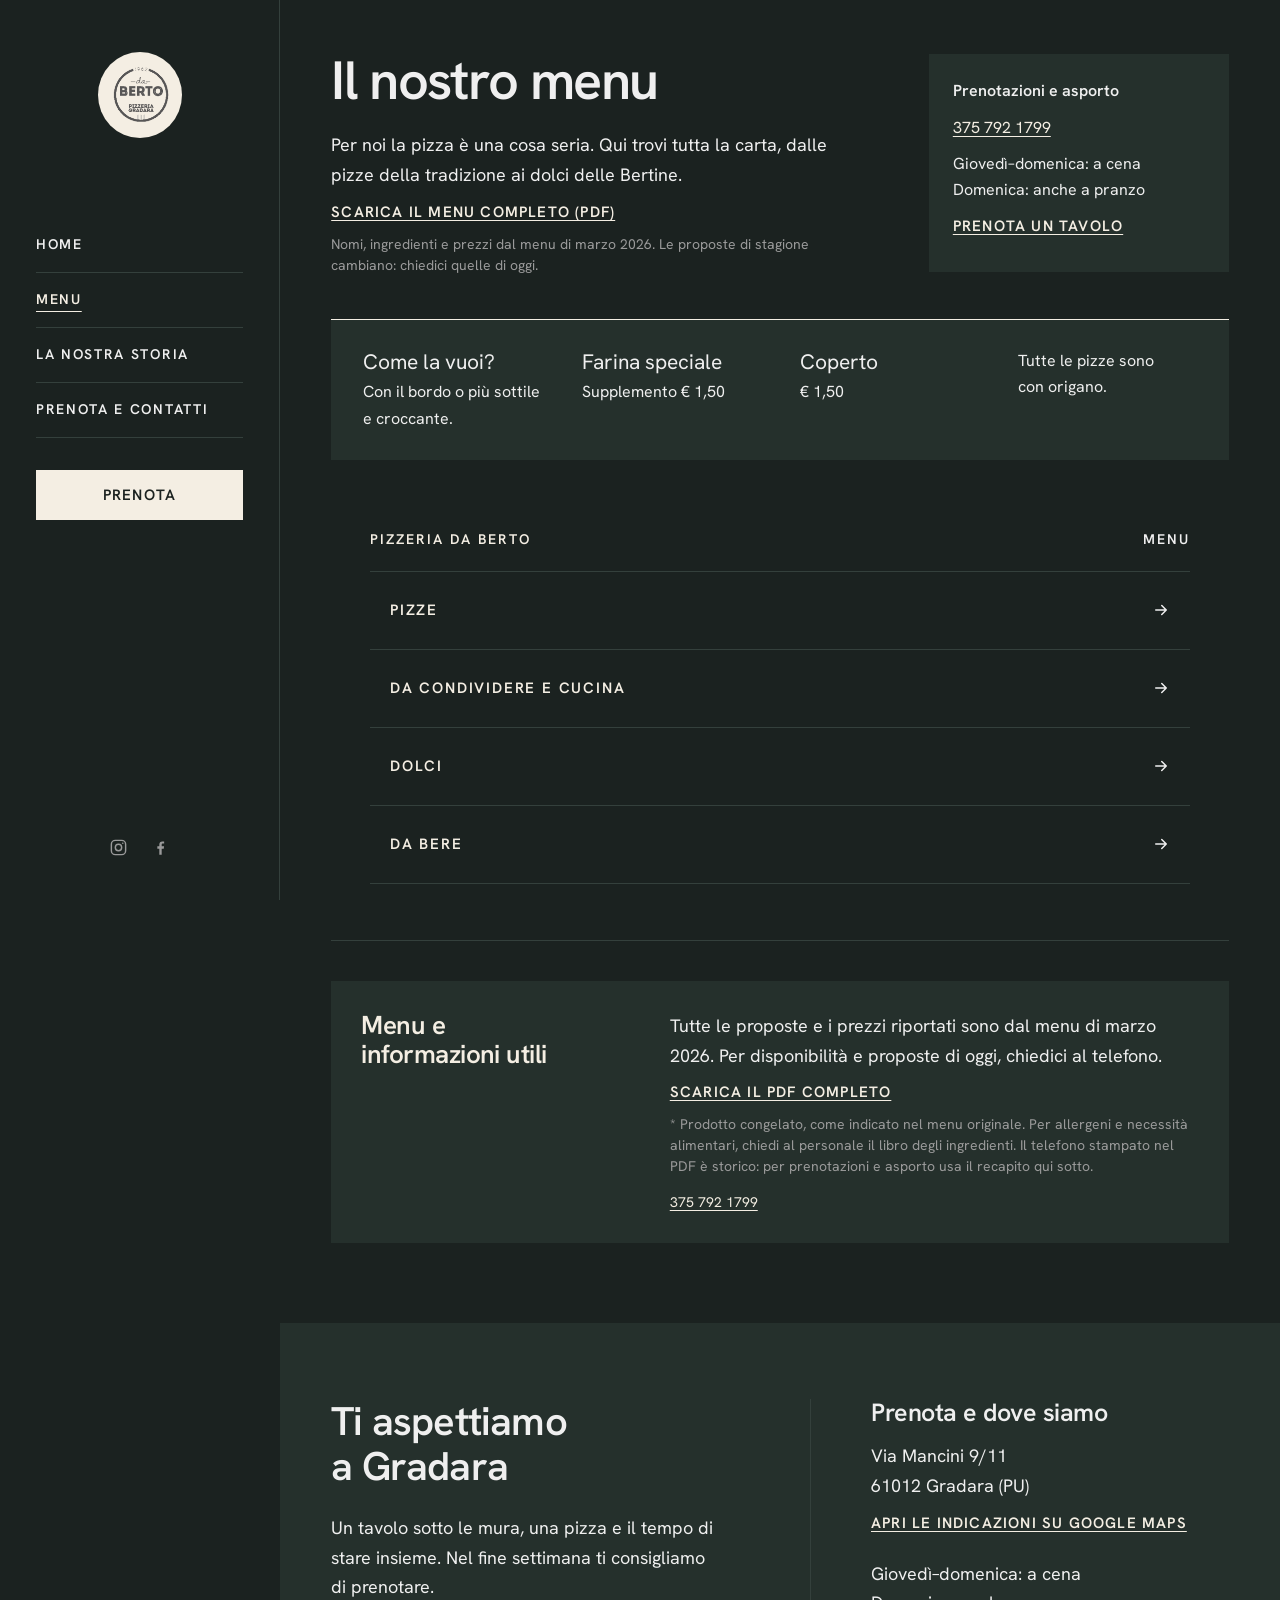
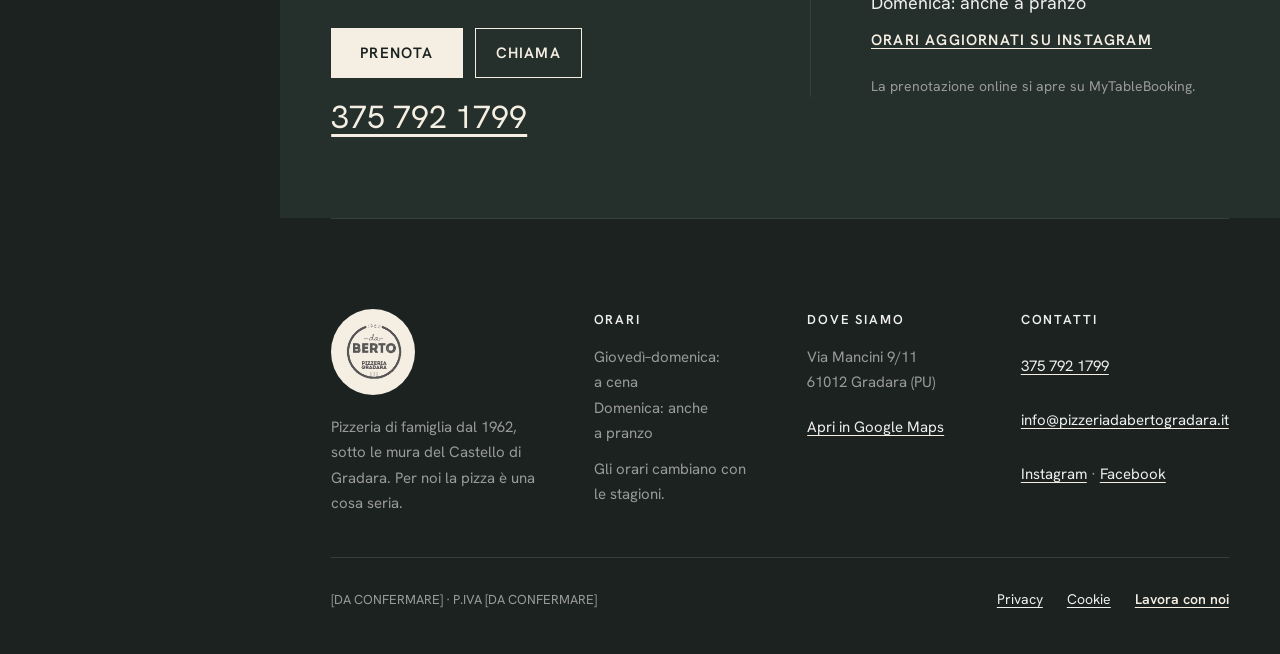
<file: menu/index.html>
<!DOCTYPE html>
<html lang="it">
<head>
<meta name="robots" content="noindex, nofollow">
	<meta charset="UTF-8" />
	<meta name="viewport" content="width=device-width, initial-scale=1, viewport-fit=cover">
<meta name="theme-color" content="#1B2220">
<script>document.documentElement.classList.add("has-site-js")</script>
<meta name="viewport" content="width=device-width, initial-scale=1" />
<script>document.documentElement.classList.add('js')</script>
<link rel="preload" href="../wp-content/themes/daberto/assets/fonts/hankengrotesk-1.woff2" as="font" type="font/woff2" crossorigin>
<title>Menu &#8211; Pizzeria Da Berto</title>
<meta name="description" content="Il menu di Da Berto: pizze, nove farine, birre della casa, dolci, vini e bevande, con prezzi dal menu di marzo 2026. Scarica il PDF completo.">
<meta property="og:type" content="website">
<meta property="og:locale" content="it_IT">
<meta property="og:site_name" content="Pizzeria Da Berto">
<meta property="og:title" content="Menu &#8211; Pizzeria Da Berto">
<meta property="og:description" content="Il menu di Da Berto: pizze, nove farine, birre della casa, dolci, vini e bevande, con prezzi dal menu di marzo 2026. Scarica il PDF completo.">
<meta property="og:url" content="../menu/">
<meta property="og:image" content="../wp-content/uploads/2026/10/logo.png">
<style id="wp-block-site-logo-inline-css">
.wp-block-site-logo{box-sizing:border-box;line-height:0}.wp-block-site-logo a{display:inline-block;line-height:0}.wp-block-site-logo.is-default-size img{height:auto;width:120px}.wp-block-site-logo img{height:auto;max-width:100%}.wp-block-site-logo a,.wp-block-site-logo img{border-radius:inherit}.wp-block-site-logo.aligncenter{margin-left:auto;margin-right:auto;text-align:center}:root :where(.wp-block-site-logo.is-style-rounded){border-radius:9999px}
/*# sourceURL=../wp-includes/blocks/site-logo/style.min.css */
</style>
<style id="wp-block-navigation-link-inline-css">
.wp-block-navigation .wp-block-navigation-item__label{overflow-wrap:break-word}.wp-block-navigation .wp-block-navigation-item__description{display:none}.link-ui-tools{outline:1px solid #f0f0f0;padding:8px}.link-ui-block-inserter{padding-top:8px}.link-ui-block-inserter__back{margin-left:8px;text-transform:uppercase}
/*# sourceURL=../wp-includes/blocks/navigation-link/style.min.css */
</style>
<style id="wp-block-navigation-inline-css">
.wp-block-navigation{position:relative}.wp-block-navigation ul{margin-bottom:0;margin-left:0;margin-top:0;padding-left:0}.wp-block-navigation ul,.wp-block-navigation ul li{list-style:none}.wp-block-navigation .wp-block-navigation-item{align-items:center;background-color:inherit;display:flex;position:relative}.wp-block-navigation .wp-block-navigation-item .wp-block-navigation__submenu-container:empty{display:none}.wp-block-navigation .wp-block-navigation-item__content{display:block;z-index:1}.wp-block-navigation .wp-block-navigation-item__content.wp-block-navigation-item__content{color:inherit}.wp-block-navigation.has-text-decoration-underline .wp-block-navigation-item__content,.wp-block-navigation.has-text-decoration-underline .wp-block-navigation-item__content:active,.wp-block-navigation.has-text-decoration-underline .wp-block-navigation-item__content:focus{text-decoration:underline}.wp-block-navigation.has-text-decoration-line-through .wp-block-navigation-item__content,.wp-block-navigation.has-text-decoration-line-through .wp-block-navigation-item__content:active,.wp-block-navigation.has-text-decoration-line-through .wp-block-navigation-item__content:focus{text-decoration:line-through}.wp-block-navigation :where(a),.wp-block-navigation :where(a:active),.wp-block-navigation :where(a:focus){text-decoration:none}.wp-block-navigation .wp-block-navigation__submenu-icon{align-self:center;background-color:inherit;border:none;color:currentColor;display:inline-block;font-size:inherit;height:.6em;line-height:0;margin-left:.25em;padding:0;width:.6em}.wp-block-navigation .wp-block-navigation__submenu-icon svg{stroke:currentColor;display:inline-block;height:inherit;margin-top:.075em;width:inherit}.wp-block-navigation{--navigation-layout-justification-setting:flex-start;--navigation-layout-direction:row;--navigation-layout-wrap:wrap;--navigation-layout-justify:flex-start;--navigation-layout-align:center}.wp-block-navigation.is-vertical{--navigation-layout-direction:column;--navigation-layout-justify:initial;--navigation-layout-align:flex-start}.wp-block-navigation.no-wrap{--navigation-layout-wrap:nowrap}.wp-block-navigation.items-justified-center{--navigation-layout-justification-setting:center;--navigation-layout-justify:center}.wp-block-navigation.items-justified-center.is-vertical{--navigation-layout-align:center}.wp-block-navigation.items-justified-right{--navigation-layout-justification-setting:flex-end;--navigation-layout-justify:flex-end}.wp-block-navigation.items-justified-right.is-vertical{--navigation-layout-align:flex-end}.wp-block-navigation.items-justified-space-between{--navigation-layout-justification-setting:space-between;--navigation-layout-justify:space-between}:where(.wp-block-navigation) ul li{padding:0}.wp-block-navigation .has-child .wp-block-navigation__submenu-container{align-items:normal;background-color:inherit;color:inherit;display:flex;flex-direction:column;opacity:0;position:absolute;z-index:2}@media not (prefers-reduced-motion){.wp-block-navigation .has-child .wp-block-navigation__submenu-container{transition:opacity .1s linear}}.wp-block-navigation .has-child .wp-block-navigation__submenu-container{height:0;overflow:hidden;visibility:hidden;width:0}.wp-block-navigation .has-child .wp-block-navigation__submenu-container>.wp-block-navigation-item>.wp-block-navigation-item__content{display:flex;flex-grow:1;padding:.5em 1em}.wp-block-navigation .has-child .wp-block-navigation__submenu-container>.wp-block-navigation-item>.wp-block-navigation-item__content .wp-block-navigation__submenu-icon{margin-left:auto;margin-right:0}.wp-block-navigation .has-child .wp-block-navigation__submenu-container .wp-block-navigation-item__content{margin:0}.wp-block-navigation .has-child .wp-block-navigation__submenu-container{left:-1px;top:100%}@media (min-width:782px){.wp-block-navigation .has-child .wp-block-navigation__submenu-container .wp-block-navigation__submenu-container{left:100%;top:-1px}.wp-block-navigation .has-child .wp-block-navigation__submenu-container .wp-block-navigation__submenu-container:before{background:transparent;content:"";display:block;height:100%;position:absolute;right:100%;width:.5em}.wp-block-navigation .has-child .wp-block-navigation__submenu-container .wp-block-navigation__submenu-icon{margin-right:.25em}.wp-block-navigation .has-child .wp-block-navigation__submenu-container .wp-block-navigation__submenu-icon svg{transform:rotate(-90deg)}}@media (hover:hover){.wp-block-navigation .has-child:not(.open-on-click):hover>.wp-block-navigation__submenu-container{height:auto;min-width:200px;opacity:1;overflow:visible;visibility:visible;width:auto}}.wp-block-navigation .has-child .wp-block-navigation-submenu__toggle[aria-expanded=true]~.wp-block-navigation__submenu-container,.wp-block-navigation .has-child:not(.open-on-click):not(.open-on-hover-click):focus-within>.wp-block-navigation__submenu-container{height:auto;min-width:200px;opacity:1;overflow:visible;visibility:visible;width:auto}.wp-block-navigation .has-child.open-always{align-items:var(--navigation-layout-align,initial);flex-direction:var(--navigation-layout-direction,initial);flex-wrap:var(--navigation-layout-wrap,wrap);gap:var(--wp--style--block-gap,2em)}.wp-block-navigation .has-child.open-always,.wp-block-navigation .has-child.open-always .wp-block-navigation-item{justify-content:var(--navigation-layout-justify,initial)}.wp-block-navigation .has-child.open-always .wp-block-navigation__submenu-container,.wp-block-navigation .has-child.open-always.wp-block-navigation-submenu{gap:var(--wp--style--block-gap,2em)}.wp-block-navigation .has-child.open-always .wp-block-navigation-item,.wp-block-navigation .has-child.open-always .wp-block-navigation__submenu-container,.wp-block-navigation .has-child.open-always.wp-block-navigation-submenu{padding-bottom:0;padding-top:0}.wp-block-navigation .has-child.open-always .wp-block-navigation__submenu-container{padding-left:var(--wp--style--block-gap,2em);padding-right:var(--wp--style--block-gap,2em)}.wp-block-navigation .has-child.open-always .wp-block-navigation__submenu-container .wp-block-navigation-item__content{padding:0}.wp-block-navigation .has-child.open-always .wp-block-navigation__submenu-container>.wp-block-navigation-item>.wp-block-navigation-item__content,.wp-block-navigation .has-child.open-always>.wp-block-navigation-item__content{flex-grow:0}.wp-block-navigation .has-child.open-always>.wp-block-navigation__submenu-container{background-color:transparent;border:none;color:inherit;flex-basis:100%;height:auto;opacity:1;overflow:visible;position:static;visibility:visible;width:auto}.wp-block-navigation.has-background .has-child .wp-block-navigation__submenu-container{left:0;top:100%}@media (min-width:782px){.wp-block-navigation.has-background .has-child .wp-block-navigation__submenu-container .wp-block-navigation__submenu-container{left:100%;top:0}}.wp-block-navigation-submenu{display:flex;position:relative}.wp-block-navigation-submenu .wp-block-navigation__submenu-icon svg{stroke:currentColor}button.wp-block-navigation-item__content{background-color:transparent;border:none;color:currentColor;font-family:inherit;font-size:inherit;font-style:inherit;font-weight:inherit;letter-spacing:inherit;line-height:inherit;text-align:left;text-transform:inherit}.wp-block-navigation-submenu__toggle{cursor:pointer}.wp-block-navigation-submenu__toggle[aria-expanded=true]+.wp-block-navigation__submenu-icon>svg,.wp-block-navigation-submenu__toggle[aria-expanded=true]>svg{transform:rotate(180deg)}.wp-block-navigation-item.open-on-click .wp-block-navigation-submenu__toggle{padding-left:0;padding-right:.85em}.wp-block-navigation-item.open-on-click .wp-block-navigation-submenu__toggle+.wp-block-navigation__submenu-icon{margin-left:-.6em;pointer-events:none}.wp-block-navigation-item.open-on-click button.wp-block-navigation-item__content:not(.wp-block-navigation-submenu__toggle){padding:0}.wp-block-navigation .wp-block-page-list,.wp-block-navigation__container,.wp-block-navigation__responsive-close,.wp-block-navigation__responsive-container,.wp-block-navigation__responsive-container-content,.wp-block-navigation__responsive-dialog{gap:inherit}:where(.wp-block-navigation.has-background .wp-block-navigation-item a:not(.wp-element-button)),:where(.wp-block-navigation.has-background .wp-block-navigation-submenu a:not(.wp-element-button)){padding:.5em 1em}:where(.wp-block-navigation .wp-block-navigation__submenu-container .wp-block-navigation-item a:not(.wp-element-button)),:where(.wp-block-navigation .wp-block-navigation__submenu-container .wp-block-navigation-submenu a:not(.wp-element-button)),:where(.wp-block-navigation .wp-block-navigation__submenu-container .wp-block-navigation-submenu button.wp-block-navigation-item__content),:where(.wp-block-navigation .wp-block-navigation__submenu-container .wp-block-pages-list__item button.wp-block-navigation-item__content){padding:.5em 1em}.wp-block-navigation.items-justified-right .wp-block-navigation__container .has-child .wp-block-navigation__submenu-container,.wp-block-navigation.items-justified-right .wp-block-page-list>.has-child .wp-block-navigation__submenu-container,.wp-block-navigation.items-justified-space-between .wp-block-page-list>.has-child:last-child .wp-block-navigation__submenu-container,.wp-block-navigation.items-justified-space-between>.wp-block-navigation__container>.has-child:last-child .wp-block-navigation__submenu-container{left:auto;right:0}.wp-block-navigation.items-justified-right .wp-block-navigation__container .has-child .wp-block-navigation__submenu-container .wp-block-navigation__submenu-container,.wp-block-navigation.items-justified-right .wp-block-page-list>.has-child .wp-block-navigation__submenu-container .wp-block-navigation__submenu-container,.wp-block-navigation.items-justified-space-between .wp-block-page-list>.has-child:last-child .wp-block-navigation__submenu-container .wp-block-navigation__submenu-container,.wp-block-navigation.items-justified-space-between>.wp-block-navigation__container>.has-child:last-child .wp-block-navigation__submenu-container .wp-block-navigation__submenu-container{left:-1px;right:-1px}@media (min-width:782px){.wp-block-navigation.items-justified-right .wp-block-navigation__container .has-child .wp-block-navigation__submenu-container .wp-block-navigation__submenu-container,.wp-block-navigation.items-justified-right .wp-block-page-list>.has-child .wp-block-navigation__submenu-container .wp-block-navigation__submenu-container,.wp-block-navigation.items-justified-space-between .wp-block-page-list>.has-child:last-child .wp-block-navigation__submenu-container .wp-block-navigation__submenu-container,.wp-block-navigation.items-justified-space-between>.wp-block-navigation__container>.has-child:last-child .wp-block-navigation__submenu-container .wp-block-navigation__submenu-container{left:auto;right:100%}}.wp-block-navigation:not(.has-background) .wp-block-navigation__submenu-container{background-color:#fff;border:1px solid rgba(0,0,0,.15)}.wp-block-navigation.has-background .wp-block-navigation__submenu-container{background-color:inherit}.wp-block-navigation:not(.has-text-color) .wp-block-navigation__submenu-container{color:#000}.wp-block-navigation__container{align-items:var(--navigation-layout-align,initial);display:flex;flex-direction:var(--navigation-layout-direction,initial);flex-wrap:var(--navigation-layout-wrap,wrap);justify-content:var(--navigation-layout-justify,initial);list-style:none;margin:0;padding-left:0}.wp-block-navigation__container .is-responsive{display:none}.wp-block-navigation__container:only-child,.wp-block-page-list:only-child{flex-grow:1}@keyframes overlay-menu__fade-in-animation{0%{opacity:0;transform:translateY(.5em)}to{opacity:1;transform:translateY(0)}}.wp-block-navigation__responsive-container{bottom:0;display:none;left:0;position:fixed;right:0;top:0}.wp-block-navigation__responsive-container :where(.wp-block-navigation-item a){color:inherit}.wp-block-navigation__responsive-container .wp-block-navigation__responsive-container-content{align-items:var(--navigation-layout-align,initial);display:flex;flex-direction:var(--navigation-layout-direction,initial);flex-wrap:var(--navigation-layout-wrap,wrap);justify-content:var(--navigation-layout-justify,initial)}.wp-block-navigation__responsive-container:not(.is-menu-open.is-menu-open){background-color:inherit!important;color:inherit!important}.wp-block-navigation__responsive-container.is-menu-open{background-color:inherit;display:flex;flex-direction:column}@media not (prefers-reduced-motion){.wp-block-navigation__responsive-container.is-menu-open{animation:overlay-menu__fade-in-animation .1s ease-out;animation-fill-mode:forwards}}.wp-block-navigation__responsive-container.is-menu-open:not(.disable-default-overlay){padding:clamp(1rem,var(--wp--style--root--padding-top),20rem) clamp(1rem,var(--wp--style--root--padding-right),20rem) clamp(1rem,var(--wp--style--root--padding-bottom),20rem) clamp(1rem,var(--wp--style--root--padding-left),20rem)}.wp-block-navigation__responsive-container.is-menu-open{overflow:auto;z-index:100000}.wp-block-navigation__responsive-container.is-menu-open:not(.disable-default-overlay) .wp-block-navigation__responsive-container-content{padding-top:calc(2rem + 24px)}.wp-block-navigation__responsive-container.is-menu-open:where(:not(.disable-default-overlay)) .wp-block-navigation__responsive-container-content{align-items:var(--navigation-layout-justification-setting,inherit);display:flex;flex-direction:column;flex-wrap:nowrap;overflow:visible}.wp-block-navigation__responsive-container.is-menu-open:where(:not(.disable-default-overlay)) .wp-block-navigation__responsive-container-content,.wp-block-navigation__responsive-container.is-menu-open:where(:not(.disable-default-overlay)) .wp-block-navigation__responsive-container-content .wp-block-navigation__container,.wp-block-navigation__responsive-container.is-menu-open:where(:not(.disable-default-overlay)) .wp-block-navigation__responsive-container-content .wp-block-page-list{justify-content:flex-start}.wp-block-navigation__responsive-container.is-menu-open:where(:not(.disable-default-overlay)) .wp-block-navigation__responsive-container-content .wp-block-navigation__submenu-icon{display:none}.wp-block-navigation__responsive-container.is-menu-open:where(:not(.disable-default-overlay)) .wp-block-navigation__responsive-container-content .has-child .wp-block-navigation__submenu-container{border:none;height:auto;min-width:200px;opacity:1;overflow:initial;padding-left:2rem;padding-right:2rem;position:static;visibility:visible;width:auto}.wp-block-navigation__responsive-container.is-menu-open:where(:not(.disable-default-overlay)) .wp-block-navigation__responsive-container-content .wp-block-navigation__container,.wp-block-navigation__responsive-container.is-menu-open:where(:not(.disable-default-overlay)) .wp-block-navigation__responsive-container-content .wp-block-navigation__submenu-container{gap:inherit}.wp-block-navigation__responsive-container.is-menu-open:where(:not(.disable-default-overlay)) .wp-block-navigation__responsive-container-content .wp-block-navigation__submenu-container{padding-top:var(--wp--style--block-gap,2em)}.wp-block-navigation__responsive-container.is-menu-open:where(:not(.disable-default-overlay)) .wp-block-navigation__responsive-container-content .wp-block-navigation-item__content{padding:0}.wp-block-navigation__responsive-container.is-menu-open:where(:not(.disable-default-overlay)) .wp-block-navigation__responsive-container-content .wp-block-navigation-item,.wp-block-navigation__responsive-container.is-menu-open:where(:not(.disable-default-overlay)) .wp-block-navigation__responsive-container-content .wp-block-navigation__container,.wp-block-navigation__responsive-container.is-menu-open:where(:not(.disable-default-overlay)) .wp-block-navigation__responsive-container-content .wp-block-page-list{align-items:var(--navigation-layout-justification-setting,initial);display:flex;flex-direction:column}.wp-block-navigation__responsive-container.is-menu-open:where(:not(.disable-default-overlay)) .wp-block-navigation-item,.wp-block-navigation__responsive-container.is-menu-open:where(:not(.disable-default-overlay)) .wp-block-navigation-item .wp-block-navigation__submenu-container,.wp-block-navigation__responsive-container.is-menu-open:where(:not(.disable-default-overlay)) .wp-block-navigation__container,.wp-block-navigation__responsive-container.is-menu-open:where(:not(.disable-default-overlay)) .wp-block-page-list{background:transparent!important;color:inherit!important}.wp-block-navigation__responsive-container.is-menu-open:where(:not(.disable-default-overlay)) .wp-block-navigation__submenu-container.wp-block-navigation__submenu-container.wp-block-navigation__submenu-container.wp-block-navigation__submenu-container{left:auto;right:auto}.wp-block-navigation__responsive-container.disable-default-overlay .wp-block-navigation__overlay-container{display:none;width:100%}.wp-block-navigation__responsive-container.disable-default-overlay .wp-block-navigation__responsive-close{max-width:none}.wp-block-navigation__responsive-container.disable-default-overlay.is-menu-open .wp-block-navigation__responsive-container-content>:not(.wp-block-navigation__overlay-container){display:none}.wp-block-navigation__responsive-container.disable-default-overlay.is-menu-open .wp-block-navigation__responsive-container-content .wp-block-navigation__overlay-container{display:block}.wp-block-navigation__responsive-container.disable-default-overlay.is-menu-open .wp-block-navigation__responsive-container-content .wp-block-navigation__overlay-container .wp-block-navigation__submenu-container{left:0;right:auto}@media (min-width:600px){.wp-block-navigation__responsive-container:not(.hidden-by-default):not(.is-menu-open){background-color:inherit;display:block;position:relative;width:100%;z-index:auto}.wp-block-navigation__responsive-container:not(.hidden-by-default):not(.is-menu-open) .wp-block-navigation__responsive-container-close{display:none}.wp-block-navigation__responsive-container.is-menu-open .wp-block-navigation__submenu-container.wp-block-navigation__submenu-container.wp-block-navigation__submenu-container.wp-block-navigation__submenu-container{left:0}}.wp-block-navigation:not(.has-background) .wp-block-navigation__responsive-container.is-menu-open:not(.disable-default-overlay){background-color:#fff}.wp-block-navigation:not(.has-text-color) .wp-block-navigation__responsive-container.is-menu-open:not(.disable-default-overlay){color:#000}.wp-block-navigation__toggle_button_label{font-size:1rem;font-weight:700}.wp-block-navigation__responsive-container-close,.wp-block-navigation__responsive-container-open{background:transparent;border:none;color:currentColor;cursor:pointer;margin:0;padding:0;text-transform:inherit;vertical-align:middle}.wp-block-navigation__responsive-container-close svg,.wp-block-navigation__responsive-container-open svg{fill:currentColor;display:block;height:24px;pointer-events:none;width:24px}.wp-block-navigation__responsive-container-open{display:flex}.wp-block-navigation__responsive-container-open.wp-block-navigation__responsive-container-open.wp-block-navigation__responsive-container-open{font-family:inherit;font-size:inherit;font-weight:inherit}@media (min-width:600px){.wp-block-navigation__responsive-container-open:not(.always-shown){display:none}}.wp-block-navigation__responsive-container-close{position:absolute;right:0;top:0;z-index:2}.wp-block-navigation__responsive-container-close.wp-block-navigation__responsive-container-close.wp-block-navigation__responsive-container-close{font-family:inherit;font-size:inherit;font-weight:inherit}.disable-default-overlay .wp-block-navigation__responsive-container-close{right:clamp(1rem,var(--wp--style--root--padding-left),20rem);top:clamp(1rem,var(--wp--style--root--padding-left),20rem)}.wp-block-navigation__responsive-close{width:100%}.has-modal-open .wp-block-navigation__responsive-close{margin-left:auto;margin-right:auto;max-width:var(--wp--style--global--wide-size,100%)}.wp-block-navigation__responsive-close:focus{outline:none}.is-menu-open .wp-block-navigation__responsive-close,.is-menu-open .wp-block-navigation__responsive-container-content,.is-menu-open .wp-block-navigation__responsive-dialog{box-sizing:border-box}.wp-block-navigation__responsive-dialog{position:relative}.has-modal-open .admin-bar .is-menu-open:where(:not(.disable-default-overlay)) .wp-block-navigation__responsive-dialog{margin-top:46px}@media (min-width:782px){.has-modal-open .admin-bar .is-menu-open:where(:not(.disable-default-overlay)) .wp-block-navigation__responsive-dialog{margin-top:32px}}html.has-modal-open{overflow:hidden}
/*# sourceURL=../wp-includes/blocks/navigation/style.min.css */
</style>
<style id="wp-block-button-inline-css">
.wp-block-button__link{align-content:center;box-sizing:border-box;cursor:pointer;display:inline-block;height:100%;text-align:center;word-break:break-word}.wp-block-button__link.aligncenter{text-align:center}.wp-block-button__link.alignright{text-align:right}:where(.wp-block-button__link){border-radius:9999px;box-shadow:none;padding:calc(.667em + 2px) calc(1.333em + 2px);text-decoration:none}.wp-block-button[style*=text-decoration] .wp-block-button__link{text-decoration:inherit}.wp-block-buttons>.wp-block-button.has-custom-width{max-width:none}.wp-block-buttons>.wp-block-button.has-custom-width .wp-block-button__link{width:100%}.wp-block-buttons>.wp-block-button.has-custom-font-size .wp-block-button__link{font-size:inherit}.wp-block-buttons>.wp-block-button[class*=wp-block-button__width]{width:calc(var(--wp--block-button--width)*1% - var(--wp--style--block-gap, .5em)*(1 - var(--wp--block-button--width)/100))}.wp-block-buttons>.wp-block-button.wp-block-button__width-25{width:calc(25% - var(--wp--style--block-gap, .5em)*.75)}.wp-block-buttons>.wp-block-button.wp-block-button__width-50{width:calc(50% - var(--wp--style--block-gap, .5em)*.5)}.wp-block-buttons>.wp-block-button.wp-block-button__width-75{width:calc(75% - var(--wp--style--block-gap, .5em)*.25)}.wp-block-buttons>.wp-block-button.wp-block-button__width-100{flex-basis:100%;width:100%}.wp-block-buttons.is-vertical>.wp-block-button[class*=wp-block-button__width]{width:calc(var(--wp--block-button--width)*1%)}.wp-block-buttons.is-vertical>.wp-block-button.wp-block-button__width-25{width:25%}.wp-block-buttons.is-vertical>.wp-block-button.wp-block-button__width-50{width:50%}.wp-block-buttons.is-vertical>.wp-block-button.wp-block-button__width-75{width:75%}.wp-block-button.is-style-squared,.wp-block-button__link.wp-block-button.is-style-squared{border-radius:0}.wp-block-button.no-border-radius,.wp-block-button__link.no-border-radius{border-radius:0!important}:root :where(.wp-block-button .wp-block-button__link.is-style-outline),:root :where(.wp-block-button.is-style-outline>.wp-block-button__link){border:2px solid;padding:.667em 1.333em}:root :where(.wp-block-button .wp-block-button__link.is-style-outline:not(.has-text-color)),:root :where(.wp-block-button.is-style-outline>.wp-block-button__link:not(.has-text-color)){color:currentColor}:root :where(.wp-block-button .wp-block-button__link.is-style-outline:not(.has-background)),:root :where(.wp-block-button.is-style-outline>.wp-block-button__link:not(.has-background)){background-color:transparent;background-image:none}
/*# sourceURL=../wp-includes/blocks/button/style.min.css */
</style>
<style id="wp-block-buttons-inline-css">
.wp-block-buttons{box-sizing:border-box}.wp-block-buttons.is-vertical{flex-direction:column}.wp-block-buttons.is-vertical>.wp-block-button:last-child{margin-bottom:0}.wp-block-buttons>.wp-block-button{display:inline-block;margin:0}.wp-block-buttons.is-content-justification-left{justify-content:flex-start}.wp-block-buttons.is-content-justification-left.is-vertical{align-items:flex-start}.wp-block-buttons.is-content-justification-center{justify-content:center}.wp-block-buttons.is-content-justification-center.is-vertical{align-items:center}.wp-block-buttons.is-content-justification-right{justify-content:flex-end}.wp-block-buttons.is-content-justification-right.is-vertical{align-items:flex-end}.wp-block-buttons.is-content-justification-space-between{justify-content:space-between}.wp-block-buttons.aligncenter{text-align:center}.wp-block-buttons:not(.is-content-justification-space-between,.is-content-justification-right,.is-content-justification-left,.is-content-justification-center) .wp-block-button.aligncenter{margin-left:auto;margin-right:auto;width:100%}.wp-block-buttons[style*=text-decoration] .wp-block-button,.wp-block-buttons[style*=text-decoration] .wp-block-button__link{text-decoration:inherit}.wp-block-buttons.has-custom-font-size .wp-block-button__link{font-size:inherit}.wp-block-buttons .wp-block-button__link{width:100%}.wp-block-button.aligncenter{text-align:center}
/*# sourceURL=../wp-includes/blocks/buttons/style.min.css */
</style>
<style id="wp-block-group-inline-css">
.wp-block-group{box-sizing:border-box}:where(.wp-block-group.wp-block-group-is-layout-constrained){position:relative}
/*# sourceURL=../wp-includes/blocks/group/style.min.css */
</style>
<style id="wp-block-heading-inline-css">
h1:where(.wp-block-heading).has-background,h2:where(.wp-block-heading).has-background,h3:where(.wp-block-heading).has-background,h4:where(.wp-block-heading).has-background,h5:where(.wp-block-heading).has-background,h6:where(.wp-block-heading).has-background{padding:1.25em 2.375em}h1.has-text-align-left[style*=writing-mode]:where([style*=vertical-lr]),h1.has-text-align-right[style*=writing-mode]:where([style*=vertical-rl]),h2.has-text-align-left[style*=writing-mode]:where([style*=vertical-lr]),h2.has-text-align-right[style*=writing-mode]:where([style*=vertical-rl]),h3.has-text-align-left[style*=writing-mode]:where([style*=vertical-lr]),h3.has-text-align-right[style*=writing-mode]:where([style*=vertical-rl]),h4.has-text-align-left[style*=writing-mode]:where([style*=vertical-lr]),h4.has-text-align-right[style*=writing-mode]:where([style*=vertical-rl]),h5.has-text-align-left[style*=writing-mode]:where([style*=vertical-lr]),h5.has-text-align-right[style*=writing-mode]:where([style*=vertical-rl]),h6.has-text-align-left[style*=writing-mode]:where([style*=vertical-lr]),h6.has-text-align-right[style*=writing-mode]:where([style*=vertical-rl]){rotate:180deg}
/*# sourceURL=../wp-includes/blocks/heading/style.min.css */
</style>
<style id="wp-block-paragraph-inline-css">
.is-small-text{font-size:.875em}.is-regular-text{font-size:1em}.is-large-text{font-size:2.25em}.is-larger-text{font-size:3em}.has-drop-cap:not(:focus):first-letter{float:left;font-size:8.4em;font-style:normal;font-weight:100;line-height:.68;margin:.05em .1em 0 0;text-transform:uppercase}body.rtl .has-drop-cap:not(:focus):first-letter{float:none;margin-left:.1em}p.has-drop-cap.has-background{overflow:hidden}:root :where(p.has-background){padding:1.25em 2.375em}:where(p.has-text-color:not(.has-link-color)) a{color:inherit}p.has-text-align-left[style*="writing-mode:vertical-lr"],p.has-text-align-right[style*="writing-mode:vertical-rl"]{rotate:180deg}
/*# sourceURL=../wp-includes/blocks/paragraph/style.min.css */
</style>
<style id="wp-block-image-inline-css">
.wp-block-image>a,.wp-block-image>figure>a{display:inline-block}.wp-block-image img{box-sizing:border-box;height:auto;max-width:100%;vertical-align:bottom}@media not (prefers-reduced-motion){.wp-block-image img.hide{visibility:hidden}.wp-block-image img.show{animation:show-content-image .4s}}.wp-block-image[style*=border-radius] img,.wp-block-image[style*=border-radius]>a{border-radius:inherit}.wp-block-image.has-custom-border img{box-sizing:border-box}.wp-block-image.aligncenter{text-align:center}.wp-block-image.alignfull>a,.wp-block-image.alignwide>a{width:100%}.wp-block-image.alignfull img,.wp-block-image.alignwide img{height:auto;width:100%}.wp-block-image .aligncenter,.wp-block-image .alignleft,.wp-block-image .alignright,.wp-block-image.aligncenter,.wp-block-image.alignleft,.wp-block-image.alignright{display:table}.wp-block-image .aligncenter>figcaption,.wp-block-image .alignleft>figcaption,.wp-block-image .alignright>figcaption,.wp-block-image.aligncenter>figcaption,.wp-block-image.alignleft>figcaption,.wp-block-image.alignright>figcaption{caption-side:bottom;display:table-caption}.wp-block-image .alignleft{float:left;margin:.5em 1em .5em 0}.wp-block-image .alignright{float:right;margin:.5em 0 .5em 1em}.wp-block-image .aligncenter{margin-left:auto;margin-right:auto}.wp-block-image :where(figcaption){margin-bottom:1em;margin-top:.5em}.wp-block-image.is-style-circle-mask img{border-radius:9999px}@supports ((-webkit-mask-image:none) or (mask-image:none)) or (-webkit-mask-image:none){.wp-block-image.is-style-circle-mask img{border-radius:0;-webkit-mask-image:url('data:image/svg+xml;utf8,<svg viewBox="0 0 100 100" xmlns="http://www.w3.org/2000/svg"><circle cx="50" cy="50" r="50"/></svg>');mask-image:url('data:image/svg+xml;utf8,<svg viewBox="0 0 100 100" xmlns="http://www.w3.org/2000/svg"><circle cx="50" cy="50" r="50"/></svg>');mask-mode:alpha;-webkit-mask-position:center;mask-position:center;-webkit-mask-repeat:no-repeat;mask-repeat:no-repeat;-webkit-mask-size:contain;mask-size:contain}}:root :where(.wp-block-image.is-style-rounded img,.wp-block-image .is-style-rounded img){border-radius:9999px}.wp-block-image figure{margin:0}.wp-lightbox-container{display:flex;flex-direction:column;position:relative}.wp-lightbox-container img{cursor:zoom-in}.wp-lightbox-container img:hover+button{opacity:1}.wp-lightbox-container button{align-items:center;backdrop-filter:blur(16px) saturate(180%);background-color:rgba(90,90,90,.25);border:none;border-radius:4px;cursor:zoom-in;display:flex;height:20px;justify-content:center;opacity:0;padding:0;position:absolute;right:16px;text-align:center;top:16px;width:20px;z-index:100}@media not (prefers-reduced-motion){.wp-lightbox-container button{transition:opacity .2s ease}}.wp-lightbox-container button:focus-visible{outline:3px auto rgba(90,90,90,.25);outline:3px auto -webkit-focus-ring-color;outline-offset:3px}.wp-lightbox-container button:hover{cursor:pointer;opacity:1}.wp-lightbox-container button:focus{opacity:1}.wp-lightbox-container button:focus,.wp-lightbox-container button:hover,.wp-lightbox-container button:not(:hover):not(:active):not(.has-background){background-color:rgba(90,90,90,.25);border:none}.wp-lightbox-overlay{box-sizing:border-box;cursor:zoom-out;height:100vh;left:0;overflow:hidden;position:fixed;top:0;visibility:hidden;width:100%;z-index:100000}.wp-lightbox-overlay .wp-lightbox-close-button{align-items:center;cursor:pointer;display:flex;font-family:inherit;gap:8px;justify-content:center;line-height:1;min-height:40px;min-width:40px;padding:0 4px;position:absolute;right:calc(env(safe-area-inset-right) + 16px);top:calc(env(safe-area-inset-top) + 16px);z-index:5000000}.wp-lightbox-overlay .wp-lightbox-close-button:focus,.wp-lightbox-overlay .wp-lightbox-close-button:hover,.wp-lightbox-overlay .wp-lightbox-close-button:not(:hover):not(:active):not(.has-background){background:none;border:none}.wp-lightbox-overlay .wp-lightbox-close-button:has(.wp-lightbox-close-text:not([hidden])) .wp-lightbox-close-icon svg{height:1em;width:1em}.wp-lightbox-overlay .wp-lightbox-close-icon svg{display:block}.wp-lightbox-overlay .wp-lightbox-navigation-button-next,.wp-lightbox-overlay .wp-lightbox-navigation-button-prev{align-items:center;bottom:16px;cursor:pointer;display:flex;font-family:inherit;gap:4px;justify-content:center;line-height:1;min-height:40px;min-width:40px;padding:0 8px;position:absolute;z-index:2000002}.wp-lightbox-overlay .wp-lightbox-navigation-button-next[hidden],.wp-lightbox-overlay .wp-lightbox-navigation-button-prev[hidden]{display:none}@media (min-width:960px){.wp-lightbox-overlay .wp-lightbox-navigation-button-next,.wp-lightbox-overlay .wp-lightbox-navigation-button-prev{bottom:50%;transform:translateY(-50%)}}.wp-lightbox-overlay .wp-lightbox-navigation-button-next:focus,.wp-lightbox-overlay .wp-lightbox-navigation-button-next:hover,.wp-lightbox-overlay .wp-lightbox-navigation-button-next:not(:hover):not(:active):not(.has-background),.wp-lightbox-overlay .wp-lightbox-navigation-button-prev:focus,.wp-lightbox-overlay .wp-lightbox-navigation-button-prev:hover,.wp-lightbox-overlay .wp-lightbox-navigation-button-prev:not(:hover):not(:active):not(.has-background){background:none;border:none;padding:0 8px}.wp-lightbox-overlay .wp-lightbox-navigation-button-next:has(.wp-lightbox-navigation-text:not([hidden])) .wp-lightbox-navigation-icon svg,.wp-lightbox-overlay .wp-lightbox-navigation-button-prev:has(.wp-lightbox-navigation-text:not([hidden])) .wp-lightbox-navigation-icon svg{display:block;height:1.5em;width:1.5em}.wp-lightbox-overlay .wp-lightbox-navigation-button-prev{left:calc(env(safe-area-inset-left) + 16px)}.wp-lightbox-overlay .wp-lightbox-navigation-button-next{right:calc(env(safe-area-inset-right) + 16px)}.wp-lightbox-overlay .wp-lightbox-navigation-icon svg{vertical-align:middle}.wp-lightbox-overlay .lightbox-image-container{height:var(--wp--lightbox-container-height);left:50%;overflow:hidden;position:absolute;top:50%;transform:translate(-50%,-50%);transform-origin:top left;width:var(--wp--lightbox-container-width);z-index:2000001}.wp-lightbox-overlay .wp-block-image{align-items:center;box-sizing:border-box;display:flex;height:100%;justify-content:center;margin:0;position:relative;transform-origin:0 0;width:100%;z-index:3000000}.wp-lightbox-overlay .wp-block-image img{height:var(--wp--lightbox-image-height);min-height:var(--wp--lightbox-image-height);min-width:var(--wp--lightbox-image-width);width:var(--wp--lightbox-image-width)}.wp-lightbox-overlay .wp-block-image figcaption{display:none}.wp-lightbox-overlay button{background:none;border:none}.wp-lightbox-overlay .scrim{background-color:#fff;height:100%;opacity:.9;position:absolute;width:100%;z-index:2000000}.wp-lightbox-overlay.active{visibility:visible}@media not (prefers-reduced-motion){.wp-lightbox-overlay.active{animation:turn-on-visibility .25s both}.wp-lightbox-overlay.active img{animation:turn-on-visibility .35s both}.wp-lightbox-overlay.show-closing-animation:not(.active){animation:turn-off-visibility .35s both}.wp-lightbox-overlay.show-closing-animation:not(.active) img{animation:turn-off-visibility .25s both}.wp-lightbox-overlay.zoom.active{animation:none;opacity:1;visibility:visible}.wp-lightbox-overlay.zoom.active .lightbox-image-container{animation:lightbox-zoom-in .4s}.wp-lightbox-overlay.zoom.active .lightbox-image-container img{animation:none}.wp-lightbox-overlay.zoom.active .scrim{animation:turn-on-visibility .4s forwards}.wp-lightbox-overlay.zoom.show-closing-animation:not(.active){animation:none}.wp-lightbox-overlay.zoom.show-closing-animation:not(.active) .lightbox-image-container{animation:lightbox-zoom-out .4s}.wp-lightbox-overlay.zoom.show-closing-animation:not(.active) .lightbox-image-container img{animation:none}.wp-lightbox-overlay.zoom.show-closing-animation:not(.active) .scrim{animation:turn-off-visibility .4s forwards}}@keyframes show-content-image{0%{visibility:hidden}99%{visibility:hidden}to{visibility:visible}}@keyframes turn-on-visibility{0%{opacity:0}to{opacity:1}}@keyframes turn-off-visibility{0%{opacity:1;visibility:visible}99%{opacity:0;visibility:visible}to{opacity:0;visibility:hidden}}@keyframes lightbox-zoom-in{0%{transform:translate(calc((-100vw + var(--wp--lightbox-scrollbar-width))/2 + var(--wp--lightbox-initial-left-position)),calc(-50vh + var(--wp--lightbox-initial-top-position))) scale(var(--wp--lightbox-scale))}to{transform:translate(-50%,-50%) scale(1)}}@keyframes lightbox-zoom-out{0%{transform:translate(-50%,-50%) scale(1);visibility:visible}99%{visibility:visible}to{transform:translate(calc((-100vw + var(--wp--lightbox-scrollbar-width))/2 + var(--wp--lightbox-initial-left-position)),calc(-50vh + var(--wp--lightbox-initial-top-position))) scale(var(--wp--lightbox-scale));visibility:hidden}}
/*# sourceURL=../wp-includes/blocks/image/style.min.css */
</style>
<style id="wp-block-table-inline-css">
.wp-block-table{overflow-x:auto}.wp-block-table table{border-collapse:collapse;width:100%}.wp-block-table thead{border-bottom:3px solid}.wp-block-table tfoot{border-top:3px solid}.wp-block-table td,.wp-block-table th{border:1px solid;padding:.5em}.wp-block-table .has-fixed-layout{table-layout:fixed;width:100%}.wp-block-table .has-fixed-layout td,.wp-block-table .has-fixed-layout th{word-break:break-word}.wp-block-table.aligncenter,.wp-block-table.alignleft,.wp-block-table.alignright{display:table;width:auto}.wp-block-table.aligncenter td,.wp-block-table.aligncenter th,.wp-block-table.alignleft td,.wp-block-table.alignleft th,.wp-block-table.alignright td,.wp-block-table.alignright th{word-break:break-word}.wp-block-table .has-subtle-light-gray-background-color{background-color:#f3f4f5}.wp-block-table .has-subtle-pale-green-background-color{background-color:#e9fbe5}.wp-block-table .has-subtle-pale-blue-background-color{background-color:#e7f5fe}.wp-block-table .has-subtle-pale-pink-background-color{background-color:#fcf0ef}.wp-block-table.is-style-stripes{background-color:transparent;border-collapse:inherit;border-spacing:0}.wp-block-table.is-style-stripes tbody tr:nth-child(odd){background-color:#f0f0f0}.wp-block-table.is-style-stripes.has-subtle-light-gray-background-color tbody tr:nth-child(odd){background-color:#f3f4f5}.wp-block-table.is-style-stripes.has-subtle-pale-green-background-color tbody tr:nth-child(odd){background-color:#e9fbe5}.wp-block-table.is-style-stripes.has-subtle-pale-blue-background-color tbody tr:nth-child(odd){background-color:#e7f5fe}.wp-block-table.is-style-stripes.has-subtle-pale-pink-background-color tbody tr:nth-child(odd){background-color:#fcf0ef}.wp-block-table.is-style-stripes td,.wp-block-table.is-style-stripes th{border-color:transparent}.wp-block-table.is-style-stripes{border-bottom:1px solid #f0f0f0}.wp-block-table .has-border-color td,.wp-block-table .has-border-color th,.wp-block-table .has-border-color tr,.wp-block-table .has-border-color>*{border-color:inherit}.wp-block-table table[style*=border-top-color] tr:first-child,.wp-block-table table[style*=border-top-color] tr:first-child td,.wp-block-table table[style*=border-top-color] tr:first-child th,.wp-block-table table[style*=border-top-color]>*,.wp-block-table table[style*=border-top-color]>* td,.wp-block-table table[style*=border-top-color]>* th{border-top-color:inherit}.wp-block-table table[style*=border-top-color] tr:not(:first-child){border-top-color:currentColor}.wp-block-table table[style*=border-right-color] td:last-child,.wp-block-table table[style*=border-right-color] th,.wp-block-table table[style*=border-right-color] tr,.wp-block-table table[style*=border-right-color]>*{border-right-color:inherit}.wp-block-table table[style*=border-bottom-color] tr:last-child,.wp-block-table table[style*=border-bottom-color] tr:last-child td,.wp-block-table table[style*=border-bottom-color] tr:last-child th,.wp-block-table table[style*=border-bottom-color]>*,.wp-block-table table[style*=border-bottom-color]>* td,.wp-block-table table[style*=border-bottom-color]>* th{border-bottom-color:inherit}.wp-block-table table[style*=border-bottom-color] tr:not(:last-child){border-bottom-color:currentColor}.wp-block-table table[style*=border-left-color] td:first-child,.wp-block-table table[style*=border-left-color] th,.wp-block-table table[style*=border-left-color] tr,.wp-block-table table[style*=border-left-color]>*{border-left-color:inherit}.wp-block-table table[style*=border-style] td,.wp-block-table table[style*=border-style] th,.wp-block-table table[style*=border-style] tr,.wp-block-table table[style*=border-style]>*{border-style:inherit}.wp-block-table table[style*=border-width] td,.wp-block-table table[style*=border-width] th,.wp-block-table table[style*=border-width] tr,.wp-block-table table[style*=border-width]>*{border-style:inherit;border-width:inherit}
/*# sourceURL=../wp-includes/blocks/table/style.min.css */
</style>
<style id="wp-block-post-content-inline-css">
.wp-block-post-content{display:flow-root}
/*# sourceURL=../wp-includes/blocks/post-content/style.min.css */
</style>
<style id="wp-block-library-inline-css">
:root{--wp-block-synced-color:#7a00df;--wp-block-synced-color--rgb:122,0,223;--wp-bound-block-color:var(--wp-block-synced-color);--wp-editor-canvas-background:#ddd;--wp-admin-theme-color:#007cba;--wp-admin-theme-color--rgb:0,124,186;--wp-admin-theme-color-darker-10:#006ba1;--wp-admin-theme-color-darker-10--rgb:0,107,160.5;--wp-admin-theme-color-darker-20:#005a87;--wp-admin-theme-color-darker-20--rgb:0,90,135;--wp-admin-border-width-focus:2px}@media (min-resolution:192dpi){:root{--wp-admin-border-width-focus:1.5px}}.wp-element-button{cursor:pointer}:root .has-very-light-gray-background-color{background-color:#eee}:root .has-very-dark-gray-background-color{background-color:#313131}:root .has-very-light-gray-color{color:#eee}:root .has-very-dark-gray-color{color:#313131}:root .has-vivid-green-cyan-to-vivid-cyan-blue-gradient-background{background:linear-gradient(135deg,#00d084,#0693e3)}:root .has-purple-crush-gradient-background{background:linear-gradient(135deg,#34e2e4,#4721fb 50%,#ab1dfe)}:root .has-hazy-dawn-gradient-background{background:linear-gradient(135deg,#faaca8,#dad0ec)}:root .has-subdued-olive-gradient-background{background:linear-gradient(135deg,#fafae1,#67a671)}:root .has-atomic-cream-gradient-background{background:linear-gradient(135deg,#fdd79a,#004a59)}:root .has-nightshade-gradient-background{background:linear-gradient(135deg,#330968,#31cdcf)}:root .has-midnight-gradient-background{background:linear-gradient(135deg,#020381,#2874fc)}:root{--wp--preset--font-size--normal:16px;--wp--preset--font-size--huge:42px}.has-regular-font-size{font-size:1em}.has-larger-font-size{font-size:2.625em}.has-normal-font-size{font-size:var(--wp--preset--font-size--normal)}.has-huge-font-size{font-size:var(--wp--preset--font-size--huge)}:root .has-text-align-center{text-align:center}:root .has-text-align-left{text-align:left}:root .has-text-align-right{text-align:right}.has-fit-text{white-space:nowrap!important}#end-resizable-editor-section{display:none}.aligncenter{clear:both}.items-justified-left{justify-content:flex-start}.items-justified-center{justify-content:center}.items-justified-right{justify-content:flex-end}.items-justified-space-between{justify-content:space-between}.screen-reader-text{word-wrap:normal!important;border:0;clip-path:inset(50%);height:1px;margin:-1px;overflow:hidden;padding:0;position:absolute;width:1px;word-break:normal!important}.screen-reader-text:focus{background-color:#ddd;clip-path:none;color:#444;display:block;font-size:1em;height:auto;left:5px;line-height:normal;padding:15px 23px 14px;text-decoration:none;top:5px;width:auto;z-index:100000}html :where(.has-border-color){border-style:solid}html :where([style^=border-color],[style*=";border-color"],[style*="; border-color"]){border-style:solid}html :where([style^=border-top-color],[style*=";border-top-color"],[style*="; border-top-color"]){border-top-style:solid}html :where([style^=border-right-color],[style*=";border-right-color"],[style*="; border-right-color"]){border-right-style:solid}html :where([style^=border-bottom-color],[style*=";border-bottom-color"],[style*="; border-bottom-color"]){border-bottom-style:solid}html :where([style^=border-left-color],[style*=";border-left-color"],[style*="; border-left-color"]){border-left-style:solid}html :where([style^=border-width],[style*=";border-width"],[style*="; border-width"]){border-style:solid}html :where([style^=border-top-width],[style*=";border-top-width"],[style*="; border-top-width"]){border-top-style:solid}html :where([style^=border-right-width],[style*=";border-right-width"],[style*="; border-right-width"]){border-right-style:solid}html :where([style^=border-bottom-width],[style*=";border-bottom-width"],[style*="; border-bottom-width"]){border-bottom-style:solid}html :where([style^=border-left-width],[style*=";border-left-width"],[style*="; border-left-width"]){border-left-style:solid}html :where(img[class*=wp-image-]){height:auto;max-width:100%}:where(figure){margin:0 0 1em}html :where(.is-position-sticky){--wp-admin--admin-bar--position-offset:var(--wp-admin--admin-bar--height,0px)}@media screen and (max-width:600px){html :where(.is-position-sticky){--wp-admin--admin-bar--position-offset:0px}}
/*# sourceURL=/wp-includes/css/dist/block-library/common.min.css */
</style>
<style id="global-styles-inline-css">
:root{--wp--preset--aspect-ratio--square: 1;--wp--preset--aspect-ratio--4-3: 4/3;--wp--preset--aspect-ratio--3-4: 3/4;--wp--preset--aspect-ratio--3-2: 3/2;--wp--preset--aspect-ratio--2-3: 2/3;--wp--preset--aspect-ratio--16-9: 16/9;--wp--preset--aspect-ratio--9-16: 9/16;--wp--preset--color--black: #000000;--wp--preset--color--cyan-bluish-gray: #abb8c3;--wp--preset--color--white: #ffffff;--wp--preset--color--pale-pink: #f78da7;--wp--preset--color--vivid-red: #cf2e2e;--wp--preset--color--luminous-vivid-orange: #ff6900;--wp--preset--color--luminous-vivid-amber: #fcb900;--wp--preset--color--light-green-cyan: #7bdcb5;--wp--preset--color--vivid-green-cyan: #00d084;--wp--preset--color--pale-cyan-blue: #8ed1fc;--wp--preset--color--vivid-cyan-blue: #0693e3;--wp--preset--color--vivid-purple: #9b51e0;--wp--preset--color--notte: #1B2220;--wp--preset--color--notte-chiara: #25302C;--wp--preset--color--crema: #EFEFEF;--wp--preset--color--crema-tenue: #9A9A9A;--wp--preset--color--ambra: #F4EEE3;--wp--preset--color--mattone: #D98462;--wp--preset--color--salvia: #F4EEE3;--wp--preset--color--linea: #34403C;--wp--preset--gradient--vivid-cyan-blue-to-vivid-purple: linear-gradient(135deg,rgb(6,147,227) 0%,rgb(155,81,224) 100%);--wp--preset--gradient--light-green-cyan-to-vivid-green-cyan: linear-gradient(135deg,rgb(122,220,180) 0%,rgb(0,208,130) 100%);--wp--preset--gradient--luminous-vivid-amber-to-luminous-vivid-orange: linear-gradient(135deg,rgb(252,185,0) 0%,rgb(255,105,0) 100%);--wp--preset--gradient--luminous-vivid-orange-to-vivid-red: linear-gradient(135deg,rgb(255,105,0) 0%,rgb(207,46,46) 100%);--wp--preset--gradient--very-light-gray-to-cyan-bluish-gray: linear-gradient(135deg,rgb(238,238,238) 0%,rgb(169,184,195) 100%);--wp--preset--gradient--cool-to-warm-spectrum: linear-gradient(135deg,rgb(74,234,220) 0%,rgb(151,120,209) 20%,rgb(207,42,186) 40%,rgb(238,44,130) 60%,rgb(251,105,98) 80%,rgb(254,248,76) 100%);--wp--preset--gradient--blush-light-purple: linear-gradient(135deg,rgb(255,206,236) 0%,rgb(152,150,240) 100%);--wp--preset--gradient--blush-bordeaux: linear-gradient(135deg,rgb(254,205,165) 0%,rgb(254,45,45) 50%,rgb(107,0,62) 100%);--wp--preset--gradient--luminous-dusk: linear-gradient(135deg,rgb(255,203,112) 0%,rgb(199,81,192) 50%,rgb(65,88,208) 100%);--wp--preset--gradient--pale-ocean: linear-gradient(135deg,rgb(255,245,203) 0%,rgb(182,227,212) 50%,rgb(51,167,181) 100%);--wp--preset--gradient--electric-grass: linear-gradient(135deg,rgb(202,248,128) 0%,rgb(113,206,126) 100%);--wp--preset--gradient--midnight: linear-gradient(135deg,rgb(2,3,129) 0%,rgb(40,116,252) 100%);--wp--preset--font-size--small: 13px;--wp--preset--font-size--medium: clamp(14px, 0.875rem + ((1vw - 3.9px) * 0.779), 20px);--wp--preset--font-size--large: clamp(22.041px, 1.378rem + ((1vw - 3.9px) * 1.813), 36px);--wp--preset--font-size--x-large: clamp(25.014px, 1.563rem + ((1vw - 3.9px) * 2.206), 42px);--wp--preset--font-size--piccolo: 14px;--wp--preset--font-size--base: clamp(17px, 1.063rem + ((1vw - 3.9px) * 0.13), 18px);--wp--preset--font-size--sottotitolo: clamp(24px, 1.5rem + ((1vw - 3.9px) * 0.13), 25px);--wp--preset--font-size--sezione: clamp(30px, 1.875rem + ((1vw - 3.9px) * 1.299), 40px);--wp--preset--font-size--titolo: clamp(35px, 2.188rem + ((1vw - 3.9px) * 2.468), 54px);--wp--preset--font-family--titoli: "Hanken Grotesk", sans-serif;--wp--preset--font-family--testo: "Hanken Grotesk", sans-serif;--wp--preset--spacing--20: 0.44rem;--wp--preset--spacing--30: 0.67rem;--wp--preset--spacing--40: 1rem;--wp--preset--spacing--50: 1.5rem;--wp--preset--spacing--60: 2.25rem;--wp--preset--spacing--70: 3.38rem;--wp--preset--spacing--80: 5.06rem;--wp--preset--spacing--8: 8px;--wp--preset--spacing--16: 16px;--wp--preset--spacing--24: 24px;--wp--preset--spacing--32: 32px;--wp--preset--spacing--48: 48px;--wp--preset--spacing--72: 72px;--wp--preset--spacing--96: 96px;--wp--preset--shadow--natural: 6px 6px 9px rgba(0, 0, 0, 0.2);--wp--preset--shadow--deep: 12px 12px 50px rgba(0, 0, 0, 0.4);--wp--preset--shadow--sharp: 6px 6px 0px rgba(0, 0, 0, 0.2);--wp--preset--shadow--outlined: 6px 6px 0px -3px rgb(255, 255, 255), 6px 6px rgb(0, 0, 0);--wp--preset--shadow--crisp: 6px 6px 0px rgb(0, 0, 0);}.wp-block-button{--wp--preset--dimension--25: 25%;--wp--preset--dimension--50: 50%;--wp--preset--dimension--75: 75%;--wp--preset--dimension--100: 100%;}:root { --wp--style--global--content-size: 720px;--wp--style--global--wide-size: 1360px; }:where(body) { margin: 0; }.wp-site-blocks > .alignleft { float: left; margin-right: 2em; }.wp-site-blocks > .alignright { float: right; margin-left: 2em; }.wp-site-blocks > .aligncenter { justify-content: center; margin-left: auto; margin-right: auto; }:where(.wp-site-blocks) > * { margin-block-start: 0; margin-block-end: 0; }:where(.wp-site-blocks) > :first-child { margin-block-start: 0; }:where(.wp-site-blocks) > :last-child { margin-block-end: 0; }:root { --wp--style--block-gap: 0; }:root :where(.is-layout-flow) > :first-child{margin-block-start: 0;}:root :where(.is-layout-flow) > :last-child{margin-block-end: 0;}:root :where(.is-layout-flow) > *{margin-block-start: 0;margin-block-end: 0;}:root :where(.is-layout-constrained) > :first-child{margin-block-start: 0;}:root :where(.is-layout-constrained) > :last-child{margin-block-end: 0;}:root :where(.is-layout-constrained) > *{margin-block-start: 0;margin-block-end: 0;}:root :where(.is-layout-flex){gap: 0;}:root :where(.is-layout-grid){gap: 0;}.is-layout-flow > .alignleft{float: left;margin-inline-start: 0;margin-inline-end: 2em;}.is-layout-flow > .alignright{float: right;margin-inline-start: 2em;margin-inline-end: 0;}.is-layout-flow > .aligncenter{margin-left: auto !important;margin-right: auto !important;}.is-layout-constrained > .alignleft{float: left;margin-inline-start: 0;margin-inline-end: 2em;}.is-layout-constrained > .alignright{float: right;margin-inline-start: 2em;margin-inline-end: 0;}.is-layout-constrained > .aligncenter{margin-left: auto !important;margin-right: auto !important;}.is-layout-constrained > :where(:not(.alignleft):not(.alignright):not(.alignfull)){max-width: var(--wp--style--global--content-size);margin-left: auto !important;margin-right: auto !important;}.is-layout-constrained > .alignwide{max-width: var(--wp--style--global--wide-size);}body .is-layout-flex{display: flex;}.is-layout-flex{flex-wrap: wrap;align-items: center;}.is-layout-flex > :is(*, div){margin: 0;}body .is-layout-grid{display: grid;}.is-layout-grid > :is(*, div){margin: 0;}body{background-color: var(--wp--preset--color--notte);color: var(--wp--preset--color--crema);font-family: var(--wp--preset--font-family--testo);font-size: var(--wp--preset--font-size--base);line-height: 1.65;padding-top: 0px;padding-right: 0px;padding-bottom: 0px;padding-left: 0px;}a:where(:not(.wp-element-button)){color: var(--wp--preset--color--salvia);text-decoration: underline;}h1, h2, h3, h4, h5, h6{font-family: var(--wp--preset--font-family--titoli);font-weight: 600;letter-spacing: -0.02em;line-height: 1.12;}h1{font-size: var(--wp--preset--font-size--titolo);letter-spacing: -0.03em;}h2{font-size: var(--wp--preset--font-size--sezione);}h3{font-size: var(--wp--preset--font-size--sottotitolo);}:root :where(.wp-element-button, .wp-block-button__link){background-color: #32373c;border-width: 0;color: #fff;font-family: inherit;font-size: inherit;font-style: inherit;font-weight: inherit;letter-spacing: inherit;line-height: inherit;padding-top: calc(0.667em + 2px);padding-right: calc(1.333em + 2px);padding-bottom: calc(0.667em + 2px);padding-left: calc(1.333em + 2px);text-decoration: none;text-transform: inherit;}.has-black-color{color: var(--wp--preset--color--black) !important;}.has-cyan-bluish-gray-color{color: var(--wp--preset--color--cyan-bluish-gray) !important;}.has-white-color{color: var(--wp--preset--color--white) !important;}.has-pale-pink-color{color: var(--wp--preset--color--pale-pink) !important;}.has-vivid-red-color{color: var(--wp--preset--color--vivid-red) !important;}.has-luminous-vivid-orange-color{color: var(--wp--preset--color--luminous-vivid-orange) !important;}.has-luminous-vivid-amber-color{color: var(--wp--preset--color--luminous-vivid-amber) !important;}.has-light-green-cyan-color{color: var(--wp--preset--color--light-green-cyan) !important;}.has-vivid-green-cyan-color{color: var(--wp--preset--color--vivid-green-cyan) !important;}.has-pale-cyan-blue-color{color: var(--wp--preset--color--pale-cyan-blue) !important;}.has-vivid-cyan-blue-color{color: var(--wp--preset--color--vivid-cyan-blue) !important;}.has-vivid-purple-color{color: var(--wp--preset--color--vivid-purple) !important;}.has-notte-color{color: var(--wp--preset--color--notte) !important;}.has-notte-chiara-color{color: var(--wp--preset--color--notte-chiara) !important;}.has-crema-color{color: var(--wp--preset--color--crema) !important;}.has-crema-tenue-color{color: var(--wp--preset--color--crema-tenue) !important;}.has-ambra-color{color: var(--wp--preset--color--ambra) !important;}.has-mattone-color{color: var(--wp--preset--color--mattone) !important;}.has-salvia-color{color: var(--wp--preset--color--salvia) !important;}.has-linea-color{color: var(--wp--preset--color--linea) !important;}.has-black-background-color{background-color: var(--wp--preset--color--black) !important;}.has-cyan-bluish-gray-background-color{background-color: var(--wp--preset--color--cyan-bluish-gray) !important;}.has-white-background-color{background-color: var(--wp--preset--color--white) !important;}.has-pale-pink-background-color{background-color: var(--wp--preset--color--pale-pink) !important;}.has-vivid-red-background-color{background-color: var(--wp--preset--color--vivid-red) !important;}.has-luminous-vivid-orange-background-color{background-color: var(--wp--preset--color--luminous-vivid-orange) !important;}.has-luminous-vivid-amber-background-color{background-color: var(--wp--preset--color--luminous-vivid-amber) !important;}.has-light-green-cyan-background-color{background-color: var(--wp--preset--color--light-green-cyan) !important;}.has-vivid-green-cyan-background-color{background-color: var(--wp--preset--color--vivid-green-cyan) !important;}.has-pale-cyan-blue-background-color{background-color: var(--wp--preset--color--pale-cyan-blue) !important;}.has-vivid-cyan-blue-background-color{background-color: var(--wp--preset--color--vivid-cyan-blue) !important;}.has-vivid-purple-background-color{background-color: var(--wp--preset--color--vivid-purple) !important;}.has-notte-background-color{background-color: var(--wp--preset--color--notte) !important;}.has-notte-chiara-background-color{background-color: var(--wp--preset--color--notte-chiara) !important;}.has-crema-background-color{background-color: var(--wp--preset--color--crema) !important;}.has-crema-tenue-background-color{background-color: var(--wp--preset--color--crema-tenue) !important;}.has-ambra-background-color{background-color: var(--wp--preset--color--ambra) !important;}.has-mattone-background-color{background-color: var(--wp--preset--color--mattone) !important;}.has-salvia-background-color{background-color: var(--wp--preset--color--salvia) !important;}.has-linea-background-color{background-color: var(--wp--preset--color--linea) !important;}.has-black-border-color{border-color: var(--wp--preset--color--black) !important;}.has-cyan-bluish-gray-border-color{border-color: var(--wp--preset--color--cyan-bluish-gray) !important;}.has-white-border-color{border-color: var(--wp--preset--color--white) !important;}.has-pale-pink-border-color{border-color: var(--wp--preset--color--pale-pink) !important;}.has-vivid-red-border-color{border-color: var(--wp--preset--color--vivid-red) !important;}.has-luminous-vivid-orange-border-color{border-color: var(--wp--preset--color--luminous-vivid-orange) !important;}.has-luminous-vivid-amber-border-color{border-color: var(--wp--preset--color--luminous-vivid-amber) !important;}.has-light-green-cyan-border-color{border-color: var(--wp--preset--color--light-green-cyan) !important;}.has-vivid-green-cyan-border-color{border-color: var(--wp--preset--color--vivid-green-cyan) !important;}.has-pale-cyan-blue-border-color{border-color: var(--wp--preset--color--pale-cyan-blue) !important;}.has-vivid-cyan-blue-border-color{border-color: var(--wp--preset--color--vivid-cyan-blue) !important;}.has-vivid-purple-border-color{border-color: var(--wp--preset--color--vivid-purple) !important;}.has-notte-border-color{border-color: var(--wp--preset--color--notte) !important;}.has-notte-chiara-border-color{border-color: var(--wp--preset--color--notte-chiara) !important;}.has-crema-border-color{border-color: var(--wp--preset--color--crema) !important;}.has-crema-tenue-border-color{border-color: var(--wp--preset--color--crema-tenue) !important;}.has-ambra-border-color{border-color: var(--wp--preset--color--ambra) !important;}.has-mattone-border-color{border-color: var(--wp--preset--color--mattone) !important;}.has-salvia-border-color{border-color: var(--wp--preset--color--salvia) !important;}.has-linea-border-color{border-color: var(--wp--preset--color--linea) !important;}.has-vivid-cyan-blue-to-vivid-purple-gradient-background{background: var(--wp--preset--gradient--vivid-cyan-blue-to-vivid-purple) !important;}.has-light-green-cyan-to-vivid-green-cyan-gradient-background{background: var(--wp--preset--gradient--light-green-cyan-to-vivid-green-cyan) !important;}.has-luminous-vivid-amber-to-luminous-vivid-orange-gradient-background{background: var(--wp--preset--gradient--luminous-vivid-amber-to-luminous-vivid-orange) !important;}.has-luminous-vivid-orange-to-vivid-red-gradient-background{background: var(--wp--preset--gradient--luminous-vivid-orange-to-vivid-red) !important;}.has-very-light-gray-to-cyan-bluish-gray-gradient-background{background: var(--wp--preset--gradient--very-light-gray-to-cyan-bluish-gray) !important;}.has-cool-to-warm-spectrum-gradient-background{background: var(--wp--preset--gradient--cool-to-warm-spectrum) !important;}.has-blush-light-purple-gradient-background{background: var(--wp--preset--gradient--blush-light-purple) !important;}.has-blush-bordeaux-gradient-background{background: var(--wp--preset--gradient--blush-bordeaux) !important;}.has-luminous-dusk-gradient-background{background: var(--wp--preset--gradient--luminous-dusk) !important;}.has-pale-ocean-gradient-background{background: var(--wp--preset--gradient--pale-ocean) !important;}.has-electric-grass-gradient-background{background: var(--wp--preset--gradient--electric-grass) !important;}.has-midnight-gradient-background{background: var(--wp--preset--gradient--midnight) !important;}.has-small-font-size{font-size: var(--wp--preset--font-size--small) !important;}.has-medium-font-size{font-size: var(--wp--preset--font-size--medium) !important;}.has-large-font-size{font-size: var(--wp--preset--font-size--large) !important;}.has-x-large-font-size{font-size: var(--wp--preset--font-size--x-large) !important;}.has-piccolo-font-size{font-size: var(--wp--preset--font-size--piccolo) !important;}.has-base-font-size{font-size: var(--wp--preset--font-size--base) !important;}.has-sottotitolo-font-size{font-size: var(--wp--preset--font-size--sottotitolo) !important;}.has-sezione-font-size{font-size: var(--wp--preset--font-size--sezione) !important;}.has-titolo-font-size{font-size: var(--wp--preset--font-size--titolo) !important;}.has-titoli-font-family{font-family: var(--wp--preset--font-family--titoli) !important;}.has-testo-font-family{font-family: var(--wp--preset--font-family--testo) !important;}
:root :where(.wp-block-button .wp-block-button__link){background-color: var(--wp--preset--color--ambra);border-radius: 0;border-color: var(--wp--preset--color--ambra);border-width: 1px;border-style: solid;color: var(--wp--preset--color--notte);font-size: clamp(14px, 0.875rem + ((1vw - 3.9px) * 0.13), 15px);font-weight: 600;letter-spacing: 0.08em;line-height: 1.2;padding-top: 14px;padding-right: 28px;padding-bottom: 14px;padding-left: 28px;text-decoration: none;text-transform: uppercase;}
:root :where(.wp-block-navigation){font-size: clamp(14px, 0.875rem + ((1vw - 3.9px) * 0.26), 16px);}:root :where(.wp-block-navigation-is-layout-flow) > :first-child{margin-block-start: 0;}:root :where(.wp-block-navigation-is-layout-flow) > :last-child{margin-block-end: 0;}:root :where(.wp-block-navigation-is-layout-flow) > *{margin-block-start: 30px;margin-block-end: 0;}:root :where(.wp-block-navigation-is-layout-constrained) > :first-child{margin-block-start: 0;}:root :where(.wp-block-navigation-is-layout-constrained) > :last-child{margin-block-end: 0;}:root :where(.wp-block-navigation-is-layout-constrained) > *{margin-block-start: 30px;margin-block-end: 0;}:root :where(.wp-block-navigation-is-layout-flex){gap: 30px;}:root :where(.wp-block-navigation-is-layout-grid){gap: 30px;}
:root :where(.wp-block-navigation a:where(:not(.wp-element-button))){color: var(--wp--preset--color--crema);text-decoration: none;}
:root :where(.wp-block-heading){margin-top: 0;margin-bottom: 0;}
:root :where(.wp-block-image){margin-top: 0;margin-bottom: 0;}
:root :where(.wp-block-image .wp-element-caption, .wp-block-image .wp-block-audio figcaption, .wp-block-image .wp-block-embed figcaption, .wp-block-image .wp-block-gallery figcaption, .wp-block-image .wp-block-image figcaption, .wp-block-image .wp-block-table figcaption, .wp-block-image .wp-block-video figcaption){color: var(--wp--preset--color--crema-tenue);font-size: 14px;line-height: 1.5;}
:root :where(.wp-block-post-content-is-layout-flow) > :first-child{margin-block-start: 0;}:root :where(.wp-block-post-content-is-layout-flow) > :last-child{margin-block-end: 0;}:root :where(.wp-block-post-content-is-layout-flow) > *{margin-block-start: 0;margin-block-end: 0;}:root :where(.wp-block-post-content-is-layout-constrained) > :first-child{margin-block-start: 0;}:root :where(.wp-block-post-content-is-layout-constrained) > :last-child{margin-block-end: 0;}:root :where(.wp-block-post-content-is-layout-constrained) > *{margin-block-start: 0;margin-block-end: 0;}:root :where(.wp-block-post-content-is-layout-flex){gap: 0;}:root :where(.wp-block-post-content-is-layout-grid){gap: 0;}
/*# sourceURL=global-styles-inline-css */
</style>
<style id="block-style-variation-styles-inline-css">
:root :where(.wp-block-button.is-style-outline--2 .wp-block-button__link){background: transparent none;background-color: transparent;border-color: var(--wp--preset--color--crema);border-width: 1px;border-style: solid;color: var(--wp--preset--color--crema);padding-top: 0.667em;padding-right: 1.33em;padding-bottom: 0.667em;padding-left: 1.33em;}
:root :where(.wp-block-button.is-style-outline--3 .wp-block-button__link){background: transparent none;background-color: transparent;border-color: var(--wp--preset--color--crema);border-width: 1px;border-style: solid;color: var(--wp--preset--color--crema);padding-top: 0.667em;padding-right: 1.33em;padding-bottom: 0.667em;padding-left: 1.33em;}
:root :where(.wp-block-button.is-style-outline--4 .wp-block-button__link){background: transparent none;background-color: transparent;border-color: var(--wp--preset--color--crema);border-width: 1px;border-style: solid;color: var(--wp--preset--color--crema);padding-top: 0.667em;padding-right: 1.33em;padding-bottom: 0.667em;padding-left: 1.33em;}
:root :where(.wp-block-button.is-style-outline--5 .wp-block-button__link){background: transparent none;background-color: transparent;border-color: var(--wp--preset--color--crema);border-width: 1px;border-style: solid;color: var(--wp--preset--color--crema);padding-top: 0.667em;padding-right: 1.33em;padding-bottom: 0.667em;padding-left: 1.33em;}
:root :where(.wp-block-button.is-style-outline--6 .wp-block-button__link){background: transparent none;background-color: transparent;border-color: var(--wp--preset--color--crema);border-width: 1px;border-style: solid;color: var(--wp--preset--color--crema);padding-top: 0.667em;padding-right: 1.33em;padding-bottom: 0.667em;padding-left: 1.33em;}
:root :where(.wp-block-button.is-style-outline--7 .wp-block-button__link){background: transparent none;background-color: transparent;border-color: var(--wp--preset--color--crema);border-width: 1px;border-style: solid;color: var(--wp--preset--color--crema);padding-top: 0.667em;padding-right: 1.33em;padding-bottom: 0.667em;padding-left: 1.33em;}
:root :where(.wp-block-button.is-style-outline--8 .wp-block-button__link){background: transparent none;background-color: transparent;border-color: var(--wp--preset--color--crema);border-width: 1px;border-style: solid;color: var(--wp--preset--color--crema);padding-top: 0.667em;padding-right: 1.33em;padding-bottom: 0.667em;padding-left: 1.33em;}
:root :where(.wp-block-button.is-style-outline--9 .wp-block-button__link){background: transparent none;background-color: transparent;border-color: var(--wp--preset--color--crema);border-width: 1px;border-style: solid;color: var(--wp--preset--color--crema);padding-top: 0.667em;padding-right: 1.33em;padding-bottom: 0.667em;padding-left: 1.33em;}
/*# sourceURL=block-style-variation-styles-inline-css */
</style>
<style id="core-block-supports-inline-css">
.wp-container-core-navigation-is-layout-5a33197b{justify-content:flex-end;}
/*# sourceURL=core-block-supports-inline-css */
</style>
<style id="wp-block-template-skip-link-inline-css">
/*! This file is auto-generated */
.skip-link.screen-reader-text{border:0;clip-path:inset(50%);height:1px;margin:-1px;overflow:hidden;padding:0;position:absolute!important;width:1px;word-wrap:normal!important;word-break:normal!important}.skip-link.screen-reader-text:focus{background-color:#eee;clip-path:none;color:#444;display:block;font-size:1em;height:auto;left:5px;line-height:normal;padding:15px 23px 14px;text-decoration:none;top:5px;width:auto;z-index:100000}
/*# sourceURL=/wp-includes/css/wp-block-template-skip-link.min.css */
</style>
<link rel='stylesheet' id='daberto-css' href='../wp-content/themes/daberto/assets/css/theme.css?ver=1794484530' media='all' />
<link rel='stylesheet' id='daberto-pepe-css' href='../wp-content/themes/daberto/assets/css/pepe.css?ver=1794500278' media='all' />
<script id="wp-importmap" type="importmap">
{"imports":{"@wordpress/interactivity":"../wp-includes/js/dist/script-modules/interactivity/index.min.js?ver=6a43cba92ed701f32cd9"}}
</script>
<link rel="modulepreload" href="../wp-includes/js/dist/script-modules/interactivity/index.min.js?ver=6a43cba92ed701f32cd9" id="@wordpress/interactivity-js-modulepreload" fetchpriority="low">
<style class="wp-fonts-local">
@font-face{font-family:"Hanken Grotesk";font-style:normal;font-weight:400;font-display:swap;src:url('../wp-content/themes/daberto/assets/fonts/hankengrotesk-0.woff2') format('woff2');}
@font-face{font-family:"Hanken Grotesk";font-style:normal;font-weight:600;font-display:swap;src:url('../wp-content/themes/daberto/assets/fonts/hankengrotesk-1.woff2') format('woff2');}
</style>
<link rel="icon" href="../wp-content/uploads/2026/10/logo-150x150.png" sizes="32x32" />
<link rel="icon" href="../wp-content/uploads/2026/10/logo.png" sizes="192x192" />
<link rel="apple-touch-icon" href="../wp-content/uploads/2026/10/logo.png" />
<meta name="msapplication-TileImage" content="../wp-content/uploads/2026/10/logo.png" />
</head>

<body class="wp-singular page-template-default page page-id-17 wp-custom-logo wp-embed-responsive wp-theme-daberto">

<a class="skip-link screen-reader-text" id="wp-skip-link" href="#contenuto">Vai al contenuto</a><div class="wp-site-blocks"><header class="site-header wp-block-template-part">
<div class="wp-block-group wrap header-inner is-layout-flow wp-block-group-is-layout-flow"><div class="logo wp-block-site-logo"><a href="../" class="custom-logo-link" rel="home"><img width="84" height="85" src="../wp-content/uploads/2026/10/logo.png" class="custom-logo" alt="Da Berto, pizzeria Gradara dal 1962" decoding="async" srcset="../wp-content/uploads/2026/10/logo.png 235w, ../wp-content/uploads/2026/10/logo-150x150.png 150w" sizes="(max-width: 84px) 100vw, 84px" /></a></div>

<nav class="is-responsive items-justified-right main-nav wp-block-navigation is-content-justification-right is-layout-flex wp-container-core-navigation-is-layout-5a33197b wp-block-navigation-is-layout-flex" aria-label="Navigazione principale" 
		 data-wp-interactive="core/navigation" data-wp-context='{"overlayOpenedBy":{"click":false,"hover":false,"focus":false},"type":"overlay","roleAttribute":"","ariaLabel":"Menu"}'><button aria-haspopup="dialog" aria-label="Apri menu" class="wp-block-navigation__responsive-container-open" 
				data-wp-on--click="actions.openMenuOnClick"
				data-wp-on--keydown="actions.handleMenuKeydown"
			><svg width="24" height="24" xmlns="http://www.w3.org/2000/svg" viewBox="0 0 24 24"><path d="M5 5v1.5h14V5H5z"></path><path d="M5 12.8h14v-1.5H5v1.5z"></path><path d="M5 19h14v-1.5H5V19z"></path></svg></button>
				<div class="wp-block-navigation__responsive-container"  id="modal-1" 
				data-wp-class--has-modal-open="state.isMenuOpen"
				data-wp-class--is-menu-open="state.isMenuOpen"
				data-wp-watch="callbacks.initMenu"
				data-wp-on--keydown="actions.handleMenuKeydown"
				data-wp-on--focusout="actions.handleMenuFocusout"
				tabindex="-1"
			>
					<div class="wp-block-navigation__responsive-close" tabindex="-1">
						<div class="wp-block-navigation__responsive-dialog" 
				data-wp-bind--aria-modal="state.ariaModal"
				data-wp-bind--aria-label="state.ariaLabel"
				data-wp-bind--role="state.roleAttribute"
			>
							<button aria-label="Chiudi menu" class="wp-block-navigation__responsive-container-close" 
				data-wp-on--click="actions.closeMenuOnClick"
			><svg xmlns="http://www.w3.org/2000/svg" viewBox="0 0 24 24" width="24" height="24" aria-hidden="true" focusable="false"><path d="m13.06 12 6.47-6.47-1.06-1.06L12 10.94 5.53 4.47 4.47 5.53 10.94 12l-6.47 6.47 1.06 1.06L12 13.06l6.47 6.47 1.06-1.06L13.06 12Z"></path></svg></button>
							<div class="wp-block-navigation__responsive-container-content" 
				data-wp-watch="callbacks.focusFirstElement"
			 id="modal-1-content">
								<ul class="wp-block-navigation__container is-responsive items-justified-right main-nav wp-block-navigation" aria-label="Navigazione principale"><li class="wp-block-navigation-item wp-block-home-link"><a class="wp-block-home-link__content wp-block-navigation-item__content" href="../" rel="home" >Home</a></li><li class="wp-block-navigation-item current-menu-item wp-block-navigation-link"><a class="wp-block-navigation-item__content"  href="../menu/" aria-current="page"><span class="wp-block-navigation-item__label">Menu</span></a></li><li class="wp-block-navigation-item wp-block-navigation-link"><a class="wp-block-navigation-item__content"  href="../storia/"><span class="wp-block-navigation-item__label">La nostra storia</span></a></li><li class="wp-block-navigation-item wp-block-navigation-link"><a class="wp-block-navigation-item__content"  href="../prenota/"><span class="wp-block-navigation-item__label">Prenota e contatti</span></a></li></ul>
								
							</div>
						</div>
					</div>
				</div></nav>


<div class="wp-block-buttons header-social is-layout-flex wp-block-buttons-is-layout-flex">
<div class="wp-block-button social-instagram"><a class="wp-block-button__link wp-element-button" href="https://www.instagram.com/pizzeriadaberto/">Instagram</a></div>



<div class="wp-block-button social-facebook"><a class="wp-block-button__link wp-element-button" href="https://www.facebook.com/pizzeriadaberto/">Facebook</a></div>
</div>



<div class="wp-block-buttons header-booking is-layout-flex wp-block-buttons-is-layout-flex">
<div class="wp-block-button"><a class="wp-block-button__link wp-element-button" href="https://mytablebooking.lasersoft.it/berto/booking-engine/event/109">Prenota</a></div>
</div>
</div>

</header>


<main id="contenuto" class="wp-block-group is-layout-flow wp-block-group-is-layout-flow"><div class="entry-content wp-block-post-content is-layout-flow wp-block-post-content-is-layout-flow">
<div class="wp-block-group wrap menu-hero is-layout-flow wp-block-group-is-layout-flow">
<div class="wp-block-group is-layout-flow wp-block-group-is-layout-flow">
<h1 class="wp-block-heading">Il nostro menu</h1>



<p class="wp-block-paragraph">Per noi la pizza è una cosa seria. Qui trovi tutta la carta, dalle pizze della tradizione ai dolci delle Bertine.</p>



<div class="wp-block-buttons text-link is-layout-flex wp-block-buttons-is-layout-flex">
<div class="wp-block-button is-style-outline is-style-outline--2"><a class="wp-block-button__link wp-element-button" href="../wp-content/uploads/2026/10/menu-marzo-2026.pdf">Scarica il menu completo (PDF)</a></div>
</div>



<p class="small wp-block-paragraph">Nomi, ingredienti e prezzi dal menu di marzo 2026. Le proposte di stagione cambiano: chiedici quelle di oggi.</p>
</div>



<div class="wp-block-group menu-aside is-layout-flow wp-block-group-is-layout-flow">
<p class="wp-block-paragraph"><strong>Prenotazioni e asporto</strong></p>



<p class="wp-block-paragraph"><a href="tel:+393757921799">375 792 1799</a></p>



<p class="wp-block-paragraph">Giovedì–domenica: a cena<br>
Domenica: anche a pranzo</p>



<div class="wp-block-buttons text-link is-layout-flex wp-block-buttons-is-layout-flex">
<div class="wp-block-button is-style-outline is-style-outline--3"><a class="wp-block-button__link wp-element-button" href="https://mytablebooking.lasersoft.it/berto/booking-engine/event/109">Prenota un tavolo</a></div>
</div>
</div>
</div>



<div class="wp-block-group wrap carta is-layout-flow wp-block-group-is-layout-flow">
<div id="carta" class="wp-block-group carta-come is-layout-flow wp-block-group-is-layout-flow">
<p class="wp-block-paragraph"><strong>Come la vuoi?</strong>Con il bordo o più sottile e croccante.</p>



<p class="wp-block-paragraph"><strong>Farina speciale</strong>Supplemento € 1,50</p>



<p class="wp-block-paragraph"><strong>Coperto</strong>€ 1,50</p>



<p class="wp-block-paragraph">Tutte le pizze sono con origano.</p>
</div>



<div class="wp-block-group carta-index is-layout-flow wp-block-group-is-layout-flow">
<p class="text-link wp-block-paragraph"><a href="#cap-pizze">Pizze</a></p>



<p class="text-link wp-block-paragraph"><a href="#cap-cucina">Da condividere e cucina</a></p>



<p class="text-link wp-block-paragraph"><a href="#cap-dolci">Dolci</a></p>



<p class="text-link wp-block-paragraph"><a href="#cap-bere">Da bere</a></p>
</div>



<section id="cap-pizze" class="wp-block-group carta-chapter is-layout-flow wp-block-group-is-layout-flow">
<h2 class="wp-block-heading chapter-title">Pizze</h2>



<div class="wp-block-group carta-foto is-layout-flow wp-block-group-is-layout-flow">
<figure class="wp-block-image size-full"><img fetchpriority="high" decoding="async" width="2000" height="1334" sizes="(max-width: 760px) 50vw, 660px" src="../wp-content/uploads/2026/11/berto-margherita.webp" alt="La pizza Margherita, con pomodoro, mozzarella e basilico" class="wp-image-47" srcset="../wp-content/uploads/2026/11/berto-margherita.webp 2000w, ../wp-content/uploads/2026/11/berto-margherita-300x200.webp 300w, ../wp-content/uploads/2026/11/berto-margherita-1024x683.webp 1024w, ../wp-content/uploads/2026/11/berto-margherita-768x512.webp 768w, ../wp-content/uploads/2026/11/berto-margherita-1536x1025.webp 1536w" /></figure>



<figure class="wp-block-image size-full"><img decoding="async" width="2000" height="1334" sizes="(max-width: 760px) 50vw, 660px" src="../wp-content/uploads/2026/11/berto-rossini.webp" alt="La pizza Rossini tagliata a spicchi, con uovo sodo e maionese" class="wp-image-55" srcset="../wp-content/uploads/2026/11/berto-rossini.webp 2000w, ../wp-content/uploads/2026/11/berto-rossini-300x200.webp 300w, ../wp-content/uploads/2026/11/berto-rossini-1024x683.webp 1024w, ../wp-content/uploads/2026/11/berto-rossini-768x512.webp 768w, ../wp-content/uploads/2026/11/berto-rossini-1536x1025.webp 1536w" /></figure>
</div>



<section id="pizze" class="wp-block-group menu-group is-layout-flow wp-block-group-is-layout-flow">
<h3 class="wp-block-heading">Le pizze della tradizione</h3>



<div class="wp-block-group menu-dishes is-layout-flow wp-block-group-is-layout-flow">
<div class="wp-block-group dish is-layout-flow wp-block-group-is-layout-flow">
<figure class="wp-block-image size-thumbnail dish-foto"><img decoding="async" width="150" height="150" src="../wp-content/uploads/2026/11/berto-margherita-150x150.webp" alt="" class="wp-image-47"/></figure>



<div class="wp-block-group dish-head is-layout-flow wp-block-group-is-layout-flow">
<h4 class="wp-block-heading">Margherita</h4>



<p class="price wp-block-paragraph">€ 6,50</p>
</div>



<p class="wp-block-paragraph">Pomodoro, mozzarella</p>
</div>



<div class="wp-block-group dish is-layout-flow wp-block-group-is-layout-flow">
<div class="wp-block-group dish-head is-layout-flow wp-block-group-is-layout-flow">
<h4 class="wp-block-heading">Marinara</h4>



<p class="price wp-block-paragraph">€ 6,00</p>
</div>



<p class="wp-block-paragraph">Pomodoro, infuso di aglio e prezzemolo, basilico</p>
</div>



<div class="wp-block-group dish is-layout-flow wp-block-group-is-layout-flow">
<div class="wp-block-group dish-head is-layout-flow wp-block-group-is-layout-flow">
<h4 class="wp-block-heading">Napoli</h4>



<p class="price wp-block-paragraph">€ 7,50</p>
</div>



<p class="wp-block-paragraph">Pomodoro, mozzarella, acciughe di Cetara, capperi</p>
</div>



<div class="wp-block-group dish is-layout-flow wp-block-group-is-layout-flow">
<div class="wp-block-group dish-head is-layout-flow wp-block-group-is-layout-flow">
<h4 class="wp-block-heading">Regina</h4>



<p class="price wp-block-paragraph">€ 8,50</p>
</div>



<p class="wp-block-paragraph">Pomodoro, mozzarella di bufala (Az. La Fattoria), basilico</p>
</div>



<div class="wp-block-group dish is-layout-flow wp-block-group-is-layout-flow">
<figure class="wp-block-image size-thumbnail dish-foto"><img loading="lazy" decoding="async" width="150" height="150" src="../wp-content/uploads/2026/11/berto-rossini-150x150.webp" alt="" class="wp-image-55"/></figure>



<div class="wp-block-group dish-head is-layout-flow wp-block-group-is-layout-flow">
<h4 class="wp-block-heading">Rossini</h4>



<p class="price wp-block-paragraph">€ 8,00</p>
</div>



<p class="wp-block-paragraph">Pomodoro, mozzarella, uovo sodo, maionese di Lerry</p>
</div>



<div class="wp-block-group dish is-layout-flow wp-block-group-is-layout-flow">
<div class="wp-block-group dish-head is-layout-flow wp-block-group-is-layout-flow">
<h4 class="wp-block-heading">4 stagioni</h4>



<p class="price wp-block-paragraph">€ 9,00</p>
</div>



<p class="wp-block-paragraph">Pomodoro, mozzarella, funghi trifolati, carciofi, prosciutto crudo, olive nere</p>
</div>



<div class="wp-block-group dish is-layout-flow wp-block-group-is-layout-flow">
<div class="wp-block-group dish-head is-layout-flow wp-block-group-is-layout-flow">
<h4 class="wp-block-heading">Capricciosa</h4>



<p class="price wp-block-paragraph">€ 9,00</p>
</div>



<p class="wp-block-paragraph">Pomodoro, mozzarella, funghi trifolati, carciofi, salame piccante, olive nere</p>
</div>



<div class="wp-block-group dish is-layout-flow wp-block-group-is-layout-flow">
<div class="wp-block-group dish-head is-layout-flow wp-block-group-is-layout-flow">
<h4 class="wp-block-heading">4 formaggi</h4>



<p class="price wp-block-paragraph">€ 9,00</p>
</div>



<p class="wp-block-paragraph">Mozzarella fiordilatte (Az. La Fattoria), squacquerone, gorgonzola, pecorino</p>
</div>



<div class="wp-block-group dish is-layout-flow wp-block-group-is-layout-flow">
<div class="wp-block-group dish-head is-layout-flow wp-block-group-is-layout-flow">
<h4 class="wp-block-heading">Calzone</h4>



<p class="price wp-block-paragraph">€ 9,00</p>
</div>



<p class="wp-block-paragraph">Pomodoro, mozzarella, funghi trifolati, carciofi, prosciutto cotto</p>
</div>
</div>
</section>



<section id="sempre" class="wp-block-group menu-group is-layout-flow wp-block-group-is-layout-flow">
<h3 class="wp-block-heading">Le sempre buone</h3>



<div class="wp-block-group menu-dishes is-layout-flow wp-block-group-is-layout-flow">
<div class="wp-block-group dish is-layout-flow wp-block-group-is-layout-flow">
<div class="wp-block-group dish-head is-layout-flow wp-block-group-is-layout-flow">
<h4 class="wp-block-heading">Fior di Margherita</h4>



<p class="price wp-block-paragraph">€ 7,50</p>
</div>



<p class="wp-block-paragraph">Pomodoro, mozzarella fiordilatte (Az. La Fattoria), basilico</p>
</div>



<div class="wp-block-group dish is-layout-flow wp-block-group-is-layout-flow">
<div class="wp-block-group dish-head is-layout-flow wp-block-group-is-layout-flow">
<h4 class="wp-block-heading">Marina</h4>



<p class="price wp-block-paragraph">€ 9,00</p>
</div>



<p class="wp-block-paragraph">Pomodoro, mozzarella di bufala (Az. La Fattoria), acciughe di Cetara, capperi, basilico</p>
</div>



<div class="wp-block-group dish is-layout-flow wp-block-group-is-layout-flow">
<div class="wp-block-group dish-head is-layout-flow wp-block-group-is-layout-flow">
<h4 class="wp-block-heading">Burratina</h4>



<p class="price wp-block-paragraph">€ 10,00</p>
</div>



<p class="wp-block-paragraph">Pomodoro, burrata, prosciutto crudo</p>
</div>



<div class="wp-block-group dish is-layout-flow wp-block-group-is-layout-flow">
<div class="wp-block-group dish-head is-layout-flow wp-block-group-is-layout-flow">
<h4 class="wp-block-heading">Boscaiola</h4>



<p class="price wp-block-paragraph">€ 11,00</p>
</div>



<p class="wp-block-paragraph">Mozzarella, funghi al profumo di tartufo, prosciutto crudo, scaglie di parmigiano</p>
</div>



<div class="wp-block-group dish is-layout-flow wp-block-group-is-layout-flow">
<div class="wp-block-group dish-head is-layout-flow wp-block-group-is-layout-flow">
<h4 class="wp-block-heading">Parmigiana</h4>



<p class="price wp-block-paragraph">€ 10,00</p>
</div>



<p class="wp-block-paragraph">Pomodoro, mozzarella, melanzane, parmigiano in forno</p>
</div>



<div class="wp-block-group dish is-layout-flow wp-block-group-is-layout-flow">
<div class="wp-block-group dish-head is-layout-flow wp-block-group-is-layout-flow">
<h4 class="wp-block-heading">Ortolana</h4>



<p class="price wp-block-paragraph">€ 12,00</p>
</div>



<p class="wp-block-paragraph">Pomodoro, mozzarella, melanzane, zucchine, patate, peperoni, cipolla, rucola</p>
</div>



<div class="wp-block-group dish is-layout-flow wp-block-group-is-layout-flow">
<figure class="wp-block-image size-thumbnail dish-foto"><img loading="lazy" decoding="async" width="150" height="150" src="../wp-content/uploads/2026/11/berto-pizza-orto-150x150.webp" alt="" class="wp-image-53"/></figure>



<div class="wp-block-group dish-head is-layout-flow wp-block-group-is-layout-flow">
<h4 class="wp-block-heading">Sapori dell’orto</h4>



<p class="price wp-block-paragraph">€ 12,00</p>
</div>



<p class="wp-block-paragraph">Pomodoro, mozzarella, verdure a km 0 secondo stagionalità</p>
</div>



<div class="wp-block-group dish is-layout-flow wp-block-group-is-layout-flow">
<div class="wp-block-group dish-head is-layout-flow wp-block-group-is-layout-flow">
<h4 class="wp-block-heading">Elitè</h4>



<p class="price wp-block-paragraph">€ 14,00</p>
</div>



<p class="wp-block-paragraph">Mozzarella, mozzarella di bufala (Az. La Fattoria), salmone affumicato, polpa di arancia, rucola, pepe rosa</p>
</div>



<div class="wp-block-group dish is-layout-flow wp-block-group-is-layout-flow">
<div class="wp-block-group dish-head is-layout-flow wp-block-group-is-layout-flow">
<h4 class="wp-block-heading">Romagnola</h4>



<p class="price wp-block-paragraph">€ 13,00</p>
</div>



<p class="wp-block-paragraph">Mozzarella, burrata, mortadella, crema di pistacchi di nostra produzione, granella di pistacchi</p>
</div>



<div class="wp-block-group dish is-layout-flow wp-block-group-is-layout-flow">
<div class="wp-block-group dish-head is-layout-flow wp-block-group-is-layout-flow">
<h4 class="wp-block-heading">Bismark</h4>



<p class="price wp-block-paragraph">€ 11,00</p>
</div>



<p class="wp-block-paragraph">Pomodoro, mozzarella, pancetta croccante, uovo occhio di bue, scaglie di parmigiano</p>
</div>



<div class="wp-block-group dish is-layout-flow wp-block-group-is-layout-flow">
<div class="wp-block-group dish-head is-layout-flow wp-block-group-is-layout-flow">
<h4 class="wp-block-heading">Richy</h4>



<p class="price wp-block-paragraph">€ 12,00</p>
</div>



<p class="wp-block-paragraph">Mozzarella, carciofi, pancetta croccante, pesto di basilico di nostra produzione, basilico</p>
</div>



<div class="wp-block-group dish is-layout-flow wp-block-group-is-layout-flow">
<div class="wp-block-group dish-head is-layout-flow wp-block-group-is-layout-flow">
<h4 class="wp-block-heading">Mari e monti</h4>



<p class="price wp-block-paragraph">€ 11,00</p>
</div>



<p class="wp-block-paragraph">Pomodoro, mozzarella, funghi freschi, gamberi*, infuso di aglio e prezzemolo</p>
</div>



<div class="wp-block-group dish is-layout-flow wp-block-group-is-layout-flow">
<div class="wp-block-group dish-head is-layout-flow wp-block-group-is-layout-flow">
<h4 class="wp-block-heading">Pata-panc</h4>



<p class="price wp-block-paragraph">€ 12,00</p>
</div>



<p class="wp-block-paragraph">Mozzarella, patate arrosto al profumo di rosmarino, pancetta croccante, salsiccia</p>
</div>



<div class="wp-block-group dish is-layout-flow wp-block-group-is-layout-flow">
<div class="wp-block-group dish-head is-layout-flow wp-block-group-is-layout-flow">
<h4 class="wp-block-heading">Profumata</h4>



<p class="price wp-block-paragraph">€ 11,00</p>
</div>



<p class="wp-block-paragraph">Pomodoro, cipolla caramellata, tonno di Cetara, acciughe di Cetara, basilico</p>
</div>
</div>
</section>



<section id="stagione" class="wp-block-group menu-group is-layout-flow wp-block-group-is-layout-flow">
<h3 class="wp-block-heading">Le buone nuove</h3>



<p class="wp-block-paragraph">Le proposte presenti nel menu di marzo 2026: raccontano la primavera. Per la selezione di questa settimana, chiedici al telefono o guarda Instagram.</p>



<div class="wp-block-group menu-dishes is-layout-flow wp-block-group-is-layout-flow">
<div class="wp-block-group dish is-layout-flow wp-block-group-is-layout-flow">
<div class="wp-block-group dish-head is-layout-flow wp-block-group-is-layout-flow">
<h4 class="wp-block-heading">Pizza Mimosa</h4>



<p class="price wp-block-paragraph">€ 14,00</p>
</div>



<p class="wp-block-paragraph">Crema al parmigiano, mozzarella fiordilatte, asparagi, uovo mimosa</p>
</div>



<div class="wp-block-group dish is-layout-flow wp-block-group-is-layout-flow">
<div class="wp-block-group dish-head is-layout-flow wp-block-group-is-layout-flow">
<h4 class="wp-block-heading">La terra chiama il mare</h4>



<p class="price wp-block-paragraph">€ 14,00</p>
</div>



<p class="wp-block-paragraph">Crema di carciofi, gamberi, bufala affumicata, carciofi, prezzemolo fresco, zest di limone</p>
</div>



<div class="wp-block-group dish is-layout-flow wp-block-group-is-layout-flow">
<div class="wp-block-group dish-head is-layout-flow wp-block-group-is-layout-flow">
<h4 class="wp-block-heading">Una ghiotta primavera</h4>



<p class="price wp-block-paragraph">€ 14,00</p>
</div>



<p class="wp-block-paragraph">Crema di carote e zenzero, bufala affumicata (Az. La Fattoria), salsiccia, funghi cardoncelli</p>
</div>



<div class="wp-block-group dish is-layout-flow wp-block-group-is-layout-flow">
<div class="wp-block-group dish-head is-layout-flow wp-block-group-is-layout-flow">
<h4 class="wp-block-heading">Come in un prato</h4>



<p class="price wp-block-paragraph">€ 14,00</p>
</div>



<p class="wp-block-paragraph">Ciclista, pancetta croccante, insalata di misticanza, fave, ricotta salata</p>
</div>



<div class="wp-block-group dish is-layout-flow wp-block-group-is-layout-flow">
<div class="wp-block-group dish-head is-layout-flow wp-block-group-is-layout-flow">
<h4 class="wp-block-heading">Mare in pizza</h4>



<p class="price wp-block-paragraph">€ 14,00</p>
</div>



<p class="wp-block-paragraph">Crema di piselli e menta, mozzarella fiordilatte, baccalà mantecato, patate arrosto</p>
</div>



<div class="wp-block-group dish is-layout-flow wp-block-group-is-layout-flow">
<div class="wp-block-group dish-head is-layout-flow wp-block-group-is-layout-flow">
<h4 class="wp-block-heading">Marchignola</h4>



<p class="price wp-block-paragraph">€ 14,00</p>
</div>



<p class="wp-block-paragraph">Mozzarella fiordilatte, bazzana di verdure (carciofi, asparagi, piselli), ciauscolo marchigiano</p>
</div>



<div class="wp-block-group dish is-layout-flow wp-block-group-is-layout-flow">
<div class="wp-block-group dish-head is-layout-flow wp-block-group-is-layout-flow">
<h4 class="wp-block-heading">Riccia e capriccia</h4>



<p class="price wp-block-paragraph">€ 14,00</p>
</div>



<p class="wp-block-paragraph">Scarola riccia, mozzarella fiordilatte, bufala affumicata, pomodorini semi dry, acciughe</p>
</div>
</div>
</section>



<section id="piccoli" class="wp-block-group menu-group is-layout-flow wp-block-group-is-layout-flow">
<h3 class="wp-block-heading">Per i più piccoli</h3>



<div class="wp-block-group menu-dishes is-layout-flow wp-block-group-is-layout-flow">
<div class="wp-block-group dish is-layout-flow wp-block-group-is-layout-flow">
<div class="wp-block-group dish-head is-layout-flow wp-block-group-is-layout-flow">
<h4 class="wp-block-heading">Pomodoro</h4>



<p class="price wp-block-paragraph">€ 5,00</p>
</div>
</div>



<div class="wp-block-group dish is-layout-flow wp-block-group-is-layout-flow">
<div class="wp-block-group dish-head is-layout-flow wp-block-group-is-layout-flow">
<h4 class="wp-block-heading">Mangiami</h4>



<p class="price wp-block-paragraph">€ 7,50</p>
</div>



<p class="wp-block-paragraph">Pomodoro, mozzarella, patatine fritte*</p>
</div>



<div class="wp-block-group dish is-layout-flow wp-block-group-is-layout-flow">
<div class="wp-block-group dish-head is-layout-flow wp-block-group-is-layout-flow">
<h4 class="wp-block-heading">Wurstel</h4>



<p class="price wp-block-paragraph">€ 7,50</p>
</div>



<p class="wp-block-paragraph">Pomodoro, mozzarella, wurstel</p>
</div>
</div>
</section>



<section id="farine" class="wp-block-group menu-info is-layout-flow wp-block-group-is-layout-flow">
<h3 class="wp-block-heading">Impasti e grani antichi</h3>



<p class="wp-block-paragraph">Classico o speciale, sempre con una lievitazione lenta. Per l’impasto speciale scegli tra nove farine:</p>



<div class="wp-block-group farine-menu is-layout-flow wp-block-group-is-layout-flow">
<div class="wp-block-group farina is-layout-flow wp-block-group-is-layout-flow">
<h4 class="wp-block-heading">Senatore Cappelli</h4>



<p class="farina-meta wp-block-paragraph">Grano duro · Puglia</p>



<p class="wp-block-paragraph">Selezionato da Strampelli nel 1915 nel Tavoliere delle Puglie, dà una semola usata per pasta e pane.</p>
</div>



<div class="wp-block-group farina is-layout-flow wp-block-group-is-layout-flow">
<h4 class="wp-block-heading">Perciasacchi</h4>



<p class="farina-meta wp-block-paragraph">Grano duro · Sicilia</p>



<p class="wp-block-paragraph">Conosciuto anche come Strazzavisazzi, è una varietà locale conservata per mantenere viva la diversità dei grani siciliani.</p>
</div>



<div class="wp-block-group farina is-layout-flow wp-block-group-is-layout-flow">
<h4 class="wp-block-heading">Saragolla</h4>



<p class="farina-meta wp-block-paragraph">Grano duro · Sannio e Irpinia</p>



<p class="wp-block-paragraph">Un grano duro della tradizione di Sannio e Irpinia, la cui semola era usata per il pane di Montecalvo Irpino.</p>
</div>



<div class="wp-block-group farina is-layout-flow wp-block-group-is-layout-flow">
<h4 class="wp-block-heading">Tumminia</h4>



<p class="farina-meta wp-block-paragraph">Grano duro · Sicilia</p>



<p class="wp-block-paragraph">Chiamata anche Timilia, nel pane nero di Castelvetrano contribuisce al colore scuro e ai profumi di tostato.</p>
</div>



<div class="wp-block-group farina is-layout-flow wp-block-group-is-layout-flow">
<h4 class="wp-block-heading">Maiorca</h4>



<p class="farina-meta wp-block-paragraph">Grano tenero · Sicilia</p>



<p class="wp-block-paragraph">Un vecchio grano tenero della tradizione siciliana, conservato tra le varietà locali e studiato per pane e prodotti da forno.</p>
</div>



<div class="wp-block-group farina is-layout-flow wp-block-group-is-layout-flow">
<h4 class="wp-block-heading">Gentil Rosso</h4>



<p class="farina-meta wp-block-paragraph">Grano tenero · Toscana</p>



<p class="wp-block-paragraph">Una vecchia popolazione di grano tenero, nata in Toscana e diffusa anche nel Centro e Nord Italia all’inizio del Novecento.</p>
</div>



<div class="wp-block-group farina is-layout-flow wp-block-group-is-layout-flow">
<h4 class="wp-block-heading">Verna</h4>



<p class="farina-meta wp-block-paragraph">Grano tenero · Toscana</p>



<p class="wp-block-paragraph">Un grano tenero toscano, apprezzato nei campi per la sua rusticità e conservato negli anni dall’Ente Toscano Sementi.</p>
</div>



<div class="wp-block-group farina is-layout-flow wp-block-group-is-layout-flow">
<h4 class="wp-block-heading">Farro integrale</h4>



<p class="farina-meta wp-block-paragraph">Farro · Italia centrale · tradizione</p>



<p class="wp-block-paragraph">Il farro ha una lunga tradizione nell’Italia centrale; la farina integrale conserva anche le parti esterne del chicco.</p>
</div>



<div class="wp-block-group farina is-layout-flow wp-block-group-is-layout-flow">
<h4 class="wp-block-heading">Tritordeum</h4>



<p class="farina-meta wp-block-paragraph">Ibrido · Cordova, Spagna</p>



<p class="wp-block-paragraph">Un cereale moderno dal colore dorato, nato a Cordova dall’incrocio di grano duro e orzo selvatico; contiene glutine.</p>
</div>
</div>



<p class="farine-nota wp-block-paragraph"><strong>Impasto speciale: + € 1,50.</strong> Le farine disponibili possono cambiare: chiedici quelle di oggi. Tutte contengono glutine.</p>
</section>
</section>



<section id="cap-cucina" class="wp-block-group carta-chapter is-layout-flow wp-block-group-is-layout-flow">
<h2 class="wp-block-heading chapter-title">Da condividere e cucina</h2>



<section id="attesa" class="wp-block-group menu-group is-layout-flow wp-block-group-is-layout-flow">
<h3 class="wp-block-heading">Per ingannare l’attesa</h3>



<div class="wp-block-group menu-dishes is-layout-flow wp-block-group-is-layout-flow">
<div class="wp-block-group dish is-layout-flow wp-block-group-is-layout-flow">
<div class="wp-block-group dish-head is-layout-flow wp-block-group-is-layout-flow">
<h4 class="wp-block-heading">Patatine fritte*</h4>



<p class="price wp-block-paragraph">€ 5,00</p>
</div>
</div>



<div class="wp-block-group dish is-layout-flow wp-block-group-is-layout-flow">
<div class="wp-block-group dish-head is-layout-flow wp-block-group-is-layout-flow">
<h4 class="wp-block-heading">Patatine dippers*</h4>



<p class="price wp-block-paragraph">€ 5,00</p>
</div>
</div>



<div class="wp-block-group dish is-layout-flow wp-block-group-is-layout-flow">
<div class="wp-block-group dish-head is-layout-flow wp-block-group-is-layout-flow">
<h4 class="wp-block-heading">Giardiniera della zia</h4>



<p class="price wp-block-paragraph">€ 7,00</p>
</div>



<p class="wp-block-paragraph">Di nostra produzione, con piadina</p>
</div>



<div class="wp-block-group dish is-layout-flow wp-block-group-is-layout-flow">
<div class="wp-block-group dish-head is-layout-flow wp-block-group-is-layout-flow">
<h4 class="wp-block-heading">Polpettine di bollito</h4>



<p class="price wp-block-paragraph">€ 8,00</p>
</div>



<p class="wp-block-paragraph">Con misticanza</p>
</div>



<div class="wp-block-group dish is-layout-flow wp-block-group-is-layout-flow">
<div class="wp-block-group dish-head is-layout-flow wp-block-group-is-layout-flow">
<h4 class="wp-block-heading">Tagliere affettati, formaggi e piadina</h4>



<p class="price wp-block-paragraph">€ 14,00</p>
</div>



<p class="wp-block-paragraph">Salumi e formaggi del nostro territorio</p>
</div>
</div>
</section>



<section id="montanarine" class="wp-block-group menu-group is-layout-flow wp-block-group-is-layout-flow">
<h3 class="wp-block-heading">Le nostre montanarine</h3>



<div class="wp-block-group menu-dishes is-layout-flow wp-block-group-is-layout-flow">
<div class="wp-block-group dish is-layout-flow wp-block-group-is-layout-flow">
<div class="wp-block-group dish-head is-layout-flow wp-block-group-is-layout-flow">
<h4 class="wp-block-heading">Pomodoro e pecorino romano</h4>



<p class="price wp-block-paragraph">€ 5,00</p>
</div>
</div>



<div class="wp-block-group dish is-layout-flow wp-block-group-is-layout-flow">
<div class="wp-block-group dish-head is-layout-flow wp-block-group-is-layout-flow">
<h4 class="wp-block-heading">Burrata e acciughe di Cetara</h4>



<p class="price wp-block-paragraph">€ 5,00</p>
</div>
</div>



<div class="wp-block-group dish is-layout-flow wp-block-group-is-layout-flow">
<div class="wp-block-group dish-head is-layout-flow wp-block-group-is-layout-flow">
<h4 class="wp-block-heading">Alla Rossini</h4>



<p class="price wp-block-paragraph">€ 5,00</p>
</div>



<p class="wp-block-paragraph">Pomodoro, uovo sodo e mayo di Lerry</p>
</div>
</div>
</section>



<section id="cicliste" class="wp-block-group menu-group is-layout-flow wp-block-group-is-layout-flow">
<h3 class="wp-block-heading">Le cicliste</h3>



<p class="wp-block-paragraph">Con olio e rosmarino.</p>



<div class="wp-block-group menu-dishes is-layout-flow wp-block-group-is-layout-flow">
<div class="wp-block-group dish is-layout-flow wp-block-group-is-layout-flow">
<div class="wp-block-group dish-head is-layout-flow wp-block-group-is-layout-flow">
<h4 class="wp-block-heading">Prosciutto</h4>



<p class="price wp-block-paragraph">€ 7,00</p>
</div>



<p class="wp-block-paragraph">Con prosciutto crudo o cotto</p>
</div>



<div class="wp-block-group dish is-layout-flow wp-block-group-is-layout-flow">
<div class="wp-block-group dish-head is-layout-flow wp-block-group-is-layout-flow">
<h4 class="wp-block-heading">Squacquerone e rucola</h4>



<p class="price wp-block-paragraph">€ 8,00</p>
</div>
</div>



<div class="wp-block-group dish is-layout-flow wp-block-group-is-layout-flow">
<div class="wp-block-group dish-head is-layout-flow wp-block-group-is-layout-flow">
<h4 class="wp-block-heading">Estiva</h4>



<p class="price wp-block-paragraph">€ 8,00</p>
</div>



<p class="wp-block-paragraph">Insalata mista, carote, pomodorini ciliegini</p>
</div>



<div class="wp-block-group dish is-layout-flow wp-block-group-is-layout-flow">
<div class="wp-block-group dish-head is-layout-flow wp-block-group-is-layout-flow">
<h4 class="wp-block-heading">Adriatica</h4>



<p class="price wp-block-paragraph">€ 10,00</p>
</div>



<p class="wp-block-paragraph">Mozzarella di bufala (Az. La Fattoria), pomodoro a fette, basilico, origano</p>
</div>



<div class="wp-block-group dish is-layout-flow wp-block-group-is-layout-flow">
<div class="wp-block-group dish-head is-layout-flow wp-block-group-is-layout-flow">
<h4 class="wp-block-heading">Pizza e fichi</h4>



<p class="price wp-block-paragraph">€ 10,00</p>
</div>



<p class="wp-block-paragraph">Pecorino, sesamo, confettura di fichi (o fichi freschi secondo stagionalità)</p>
</div>
</div>
</section>



<section id="piadine" class="wp-block-group menu-group is-layout-flow wp-block-group-is-layout-flow">
<h3 class="wp-block-heading">Piadine</h3>



<p class="wp-block-paragraph">Fatte da noi e cotte nel forno a legna. … E a vostra fantasia.</p>



<div class="wp-block-group menu-dishes is-layout-flow wp-block-group-is-layout-flow">
<div class="wp-block-group dish is-layout-flow wp-block-group-is-layout-flow">
<div class="wp-block-group dish-head is-layout-flow wp-block-group-is-layout-flow">
<h4 class="wp-block-heading">Prosciutto</h4>



<p class="price wp-block-paragraph">€ 6,00</p>
</div>



<p class="wp-block-paragraph">Crudo o cotto</p>
</div>



<div class="wp-block-group dish is-layout-flow wp-block-group-is-layout-flow">
<div class="wp-block-group dish-head is-layout-flow wp-block-group-is-layout-flow">
<h4 class="wp-block-heading">Salame</h4>



<p class="price wp-block-paragraph">€ 6,00</p>
</div>



<p class="wp-block-paragraph">Dolce o piccante</p>
</div>



<div class="wp-block-group dish is-layout-flow wp-block-group-is-layout-flow">
<div class="wp-block-group dish-head is-layout-flow wp-block-group-is-layout-flow">
<h4 class="wp-block-heading">Prosciutto e mozzarella</h4>



<p class="price wp-block-paragraph">€ 7,00</p>
</div>
</div>



<div class="wp-block-group dish is-layout-flow wp-block-group-is-layout-flow">
<div class="wp-block-group dish-head is-layout-flow wp-block-group-is-layout-flow">
<h4 class="wp-block-heading">Cascione</h4>



<p class="price wp-block-paragraph">€ 6,50</p>
</div>



<p class="wp-block-paragraph">Pomodoro, mozzarella, origano</p>
</div>



<div class="wp-block-group dish is-layout-flow wp-block-group-is-layout-flow">
<div class="wp-block-group dish-head is-layout-flow wp-block-group-is-layout-flow">
<h4 class="wp-block-heading">Squacquerone e rucola</h4>



<p class="price wp-block-paragraph">€ 7,00</p>
</div>
</div>



<div class="wp-block-group dish is-layout-flow wp-block-group-is-layout-flow">
<div class="wp-block-group dish-head is-layout-flow wp-block-group-is-layout-flow">
<h4 class="wp-block-heading">Salsiccia e verdure</h4>



<p class="price wp-block-paragraph">€ 8,00</p>
</div>



<p class="wp-block-paragraph">Con bietole e cicoria</p>
</div>



<div class="wp-block-group dish is-layout-flow wp-block-group-is-layout-flow">
<div class="wp-block-group dish-head is-layout-flow wp-block-group-is-layout-flow">
<h4 class="wp-block-heading">Pecorino e verdure</h4>



<p class="price wp-block-paragraph">€ 7,00</p>
</div>
</div>



<div class="wp-block-group dish is-layout-flow wp-block-group-is-layout-flow">
<div class="wp-block-group dish-head is-layout-flow wp-block-group-is-layout-flow">
<h4 class="wp-block-heading">Super farcita</h4>



<p class="price wp-block-paragraph">€ 8,50</p>
</div>



<p class="wp-block-paragraph">Mozzarella, prosciutto crudo, pomodoro a fette, insalata</p>
</div>
</div>
</section>



<section id="contorni" class="wp-block-group menu-group is-layout-flow wp-block-group-is-layout-flow">
<h3 class="wp-block-heading">Piatti unici e contorni</h3>



<div class="wp-block-group menu-dishes is-layout-flow wp-block-group-is-layout-flow">
<div class="wp-block-group dish is-layout-flow wp-block-group-is-layout-flow">
<div class="wp-block-group dish-head is-layout-flow wp-block-group-is-layout-flow">
<h4 class="wp-block-heading">Porzione di wurstel e patatine*</h4>



<p class="price wp-block-paragraph">€ 8,00</p>
</div>
</div>



<div class="wp-block-group dish is-layout-flow wp-block-group-is-layout-flow">
<div class="wp-block-group dish-head is-layout-flow wp-block-group-is-layout-flow">
<h4 class="wp-block-heading">Insalata verde</h4>



<p class="price wp-block-paragraph">€ 6,00</p>
</div>



<p class="wp-block-paragraph">Lattuga, radicchio, rucola</p>
</div>



<div class="wp-block-group dish is-layout-flow wp-block-group-is-layout-flow">
<div class="wp-block-group dish-head is-layout-flow wp-block-group-is-layout-flow">
<h4 class="wp-block-heading">Insalata mista</h4>



<p class="price wp-block-paragraph">€ 7,00</p>
</div>



<p class="wp-block-paragraph">Lattuga, radicchio, rucola, pomodori, carote</p>
</div>



<div class="wp-block-group dish is-layout-flow wp-block-group-is-layout-flow">
<div class="wp-block-group dish-head is-layout-flow wp-block-group-is-layout-flow">
<h4 class="wp-block-heading">Insalata nizzarda</h4>



<p class="price wp-block-paragraph">€ 8,50</p>
</div>



<p class="wp-block-paragraph">Insalata mista, tonno, olive, uovo sodo</p>
</div>



<div class="wp-block-group dish is-layout-flow wp-block-group-is-layout-flow">
<div class="wp-block-group dish-head is-layout-flow wp-block-group-is-layout-flow">
<h4 class="wp-block-heading">Giardiniera della zia</h4>



<p class="price wp-block-paragraph">€ 5,00</p>
</div>



<p class="wp-block-paragraph">Di nostra produzione: carote, sedano, cipolline, cavolfiore, peperoni</p>
</div>



<div class="wp-block-group dish is-layout-flow wp-block-group-is-layout-flow">
<div class="wp-block-group dish-head is-layout-flow wp-block-group-is-layout-flow">
<h4 class="wp-block-heading">Verdure cotte</h4>



<p class="price wp-block-paragraph">€ 6,00</p>
</div>



<p class="wp-block-paragraph">Bietole e cicoria</p>
</div>



<div class="wp-block-group dish is-layout-flow wp-block-group-is-layout-flow">
<div class="wp-block-group dish-head is-layout-flow wp-block-group-is-layout-flow">
<h4 class="wp-block-heading">Verdure trifolate</h4>



<p class="price wp-block-paragraph">€ 6,00</p>
</div>



<p class="wp-block-paragraph">Melanzane e zucchine</p>
</div>
</div>
</section>



<section id="ingordi" class="wp-block-group menu-group is-layout-flow wp-block-group-is-layout-flow">
<h3 class="wp-block-heading">Chiedi dei nostri ingordi</h3>



<div class="wp-block-group menu-dishes is-layout-flow wp-block-group-is-layout-flow">
<div class="wp-block-group dish is-layout-flow wp-block-group-is-layout-flow">
<div class="wp-block-group dish-head is-layout-flow wp-block-group-is-layout-flow">
<h4 class="wp-block-heading">Creme di nostra produzione</h4>



<p class="price wp-block-paragraph">€ 2,00</p>
</div>



<p class="wp-block-paragraph">La mayo di Lerry, crema di parmigiano, crema di carote, crema di piselli, il nostro ketchup · prezzo per crema</p>
</div>
</div>
</section>
</section>



<section id="cap-dolci" class="wp-block-group carta-chapter is-layout-flow wp-block-group-is-layout-flow">
<h2 class="wp-block-heading chapter-title">Dolci</h2>



<section id="dolci" class="wp-block-group menu-group is-layout-flow wp-block-group-is-layout-flow">
<h3 class="wp-block-heading">Le dolci Bertine</h3>



<div class="wp-block-group menu-dishes is-layout-flow wp-block-group-is-layout-flow">
<div class="wp-block-group dish is-layout-flow wp-block-group-is-layout-flow">
<figure class="wp-block-image size-thumbnail dish-foto"><img loading="lazy" decoding="async" width="150" height="150" src="../wp-content/uploads/2026/11/dolce-crema-caffe-150x150.webp" alt="" class="wp-image-81" srcset="../wp-content/uploads/2026/11/dolce-crema-caffe-150x150.webp 150w, ../wp-content/uploads/2026/11/dolce-crema-caffe-300x300.webp 300w, ../wp-content/uploads/2026/11/dolce-crema-caffe-768x768.webp 768w, ../wp-content/uploads/2026/11/dolce-crema-caffe.webp 800w" sizes="(max-width: 150px) 100vw, 150px" /></figure>



<div class="wp-block-group dish-head is-layout-flow wp-block-group-is-layout-flow">
<h4 class="wp-block-heading">Tiramisù</h4>



<p class="price wp-block-paragraph">€ 6,00</p>
</div>



<p class="wp-block-paragraph">Di nostra produzione</p>
</div>



<div class="wp-block-group dish is-layout-flow wp-block-group-is-layout-flow">
<div class="wp-block-group dish-head is-layout-flow wp-block-group-is-layout-flow">
<h4 class="wp-block-heading">Cheesecake</h4>



<p class="price wp-block-paragraph">€ 6,00</p>
</div>



<p class="wp-block-paragraph">Di nostra produzione</p>
</div>



<div class="wp-block-group dish is-layout-flow wp-block-group-is-layout-flow">
<div class="wp-block-group dish-head is-layout-flow wp-block-group-is-layout-flow">
<h4 class="wp-block-heading">Zuppa inglese</h4>



<p class="price wp-block-paragraph">€ 6,00</p>
</div>



<p class="wp-block-paragraph">Di nostra produzione</p>
</div>



<div class="wp-block-group dish is-layout-flow wp-block-group-is-layout-flow">
<div class="wp-block-group dish-head is-layout-flow wp-block-group-is-layout-flow">
<h4 class="wp-block-heading">Crema catalana</h4>



<p class="price wp-block-paragraph">€ 6,00</p>
</div>



<p class="wp-block-paragraph">Di nostra produzione</p>
</div>



<div class="wp-block-group dish is-layout-flow wp-block-group-is-layout-flow">
<figure class="wp-block-image size-thumbnail dish-foto"><img loading="lazy" decoding="async" width="150" height="150" src="../wp-content/uploads/2026/11/dolce-crema-caramello-150x150.webp" alt="" class="wp-image-82" srcset="../wp-content/uploads/2026/11/dolce-crema-caramello-150x150.webp 150w, ../wp-content/uploads/2026/11/dolce-crema-caramello-300x300.webp 300w, ../wp-content/uploads/2026/11/dolce-crema-caramello-768x768.webp 768w, ../wp-content/uploads/2026/11/dolce-crema-caramello.webp 800w" sizes="(max-width: 150px) 100vw, 150px" /></figure>



<div class="wp-block-group dish-head is-layout-flow wp-block-group-is-layout-flow">
<h4 class="wp-block-heading">Panna cotta</h4>



<p class="price wp-block-paragraph">€ 6,00</p>
</div>



<p class="wp-block-paragraph">Di nostra produzione</p>
</div>



<div class="wp-block-group dish is-layout-flow wp-block-group-is-layout-flow">
<div class="wp-block-group dish-head is-layout-flow wp-block-group-is-layout-flow">
<h4 class="wp-block-heading">Crostata</h4>



<p class="price wp-block-paragraph">€ 4,00</p>
</div>



<p class="wp-block-paragraph">Di nostra produzione</p>
</div>



<div class="wp-block-group dish is-layout-flow wp-block-group-is-layout-flow">
<div class="wp-block-group dish-head is-layout-flow wp-block-group-is-layout-flow">
<h4 class="wp-block-heading">Salame al cioccolato</h4>



<p class="price wp-block-paragraph">€ 4,00</p>
</div>



<p class="wp-block-paragraph">Di nostra produzione</p>
</div>



<div class="wp-block-group dish is-layout-flow wp-block-group-is-layout-flow">
<div class="wp-block-group dish-head is-layout-flow wp-block-group-is-layout-flow">
<h4 class="wp-block-heading">Sorbetto al limone o caffè</h4>



<p class="price wp-block-paragraph">€ 3,50</p>
</div>
</div>



<div class="wp-block-group dish is-layout-flow wp-block-group-is-layout-flow">
<div class="wp-block-group dish-head is-layout-flow wp-block-group-is-layout-flow">
<h4 class="wp-block-heading">Tartufo bianco o nero</h4>



<p class="price wp-block-paragraph">€ 5,00</p>
</div>
</div>



<div class="wp-block-group dish is-layout-flow wp-block-group-is-layout-flow">
<div class="wp-block-group dish-head is-layout-flow wp-block-group-is-layout-flow">
<h4 class="wp-block-heading">Gelato per bambini</h4>



<p class="price wp-block-paragraph">€ 3,00</p>
</div>
</div>
</div>
</section>
</section>



<section id="cap-bere" class="wp-block-group carta-chapter is-layout-flow wp-block-group-is-layout-flow">
<h2 class="wp-block-heading chapter-title">Da bere</h2>



<section id="birre" class="wp-block-group menu-group is-layout-flow wp-block-group-is-layout-flow">
<h3 class="wp-block-heading">Le birre della casa</h3>



<p class="wp-block-paragraph">Con Birrificio RentOn, Fano. La Bertina, bionda Italian Pils 5,2%. La Zefa, Red Ale 5,7%. Disponibili alla spina e in bottiglia.</p>



<div class="wp-block-group menu-dishes is-layout-flow wp-block-group-is-layout-flow">
<figure class="wp-block-image size-thumbnail dish-foto"><img loading="lazy" decoding="async" width="150" height="150" src="../wp-content/uploads/2026/11/etichetta-la-bertina-150x150.webp" alt="" class="wp-image-77"/></figure>



<h4 class="wp-block-heading">La Bertina</h4>



<figure class="wp-block-table beer-prices"><table class="has-fixed-layout"><thead><tr><th scope="col">Formato</th><th scope="col">Prezzo</th></tr></thead><tbody><tr><td>Spina · 0,3 l</td><td>€ 4,50</td></tr><tr><td>Spina · 0,5 l</td><td>€ 6,00</td></tr><tr><td>Spina · 1 l</td><td>€ 10,00</td></tr><tr><td>Bottiglia · 0,75 l</td><td>€ 12,00</td></tr></tbody></table></figure>



<figure class="wp-block-image size-thumbnail dish-foto"><img loading="lazy" decoding="async" width="150" height="150" src="../wp-content/uploads/2026/11/etichetta-la-zefa-150x150.webp" alt="" class="wp-image-78"/></figure>



<h4 class="wp-block-heading">La Zefa</h4>



<figure class="wp-block-table beer-prices"><table class="has-fixed-layout"><thead><tr><th scope="col">Formato</th><th scope="col">Prezzo</th></tr></thead><tbody><tr><td>Spina · 0,3 l</td><td>€ 4,50</td></tr><tr><td>Spina · 0,5 l</td><td>€ 6,00</td></tr><tr><td>Spina · 1 l</td><td>€ 10,00</td></tr><tr><td>Bottiglia · 0,75 l</td><td>€ 12,00</td></tr></tbody></table></figure>
</div>
</section>



<section id="birre-territorio" class="wp-block-group menu-group is-layout-flow wp-block-group-is-layout-flow">
<h3 class="wp-block-heading">Birre del territorio</h3>



<div class="wp-block-group menu-dishes is-layout-flow wp-block-group-is-layout-flow">
<div class="wp-block-group dish is-layout-flow wp-block-group-is-layout-flow">
<div class="wp-block-group dish-head is-layout-flow wp-block-group-is-layout-flow">
<h4 class="wp-block-heading">Jimmi Pale (Session IPA)</h4>



<p class="price wp-block-paragraph">€ 14,00</p>
</div>



<p class="wp-block-paragraph">Birrificio RentOn · 0,75 l</p>
</div>



<div class="wp-block-group dish is-layout-flow wp-block-group-is-layout-flow">
<div class="wp-block-group dish-head is-layout-flow wp-block-group-is-layout-flow">
<h4 class="wp-block-heading">Trini (Blanche)</h4>



<p class="price wp-block-paragraph">€ 14,00</p>
</div>



<p class="wp-block-paragraph">Birrificio RentOn · 0,75 l</p>
</div>



<div class="wp-block-group dish is-layout-flow wp-block-group-is-layout-flow">
<div class="wp-block-group dish-head is-layout-flow wp-block-group-is-layout-flow">
<h4 class="wp-block-heading">Jacaranda (IPA)</h4>



<p class="price wp-block-paragraph">€ 14,00</p>
</div>



<p class="wp-block-paragraph">Birrificio RentOn · 0,75 l</p>
</div>



<div class="wp-block-group dish is-layout-flow wp-block-group-is-layout-flow">
<div class="wp-block-group dish-head is-layout-flow wp-block-group-is-layout-flow">
<h4 class="wp-block-heading">Lola (Italian Saison)</h4>



<p class="price wp-block-paragraph">€ 14,00</p>
</div>



<p class="wp-block-paragraph">Birrificio RentOn · 0,75 l</p>
</div>



<div class="wp-block-group dish is-layout-flow wp-block-group-is-layout-flow">
<div class="wp-block-group dish-head is-layout-flow wp-block-group-is-layout-flow">
<h4 class="wp-block-heading">New Order (Belgian Ale)</h4>



<p class="price wp-block-paragraph">€ 14,00</p>
</div>



<p class="wp-block-paragraph">Birrificio RentOn · 0,75 l</p>
</div>



<div class="wp-block-group dish is-layout-flow wp-block-group-is-layout-flow">
<div class="wp-block-group dish-head is-layout-flow wp-block-group-is-layout-flow">
<h4 class="wp-block-heading">Viola Bianca (Blanche)</h4>



<p class="price wp-block-paragraph">€ 14,00</p>
</div>



<p class="wp-block-paragraph">Birrificio Arduini · 0,75 l</p>
</div>



<div class="wp-block-group dish is-layout-flow wp-block-group-is-layout-flow">
<div class="wp-block-group dish-head is-layout-flow wp-block-group-is-layout-flow">
<h4 class="wp-block-heading">Viola Bionda (Lager)</h4>



<p class="price wp-block-paragraph">€ 14,00</p>
</div>



<p class="wp-block-paragraph">Birrificio Arduini · 0,75 l</p>
</div>



<div class="wp-block-group dish is-layout-flow wp-block-group-is-layout-flow">
<div class="wp-block-group dish-head is-layout-flow wp-block-group-is-layout-flow">
<h4 class="wp-block-heading">Viola Rossa (Red Ale)</h4>



<p class="price wp-block-paragraph">€ 14,00</p>
</div>



<p class="wp-block-paragraph">Birrificio Arduini · 0,75 l</p>
</div>
</div>
</section>



<section id="birre-bottiglia" class="wp-block-group menu-group is-layout-flow wp-block-group-is-layout-flow">
<h3 class="wp-block-heading">Birre in bottiglia</h3>



<div class="wp-block-group menu-dishes is-layout-flow wp-block-group-is-layout-flow">
<div class="wp-block-group dish is-layout-flow wp-block-group-is-layout-flow">
<div class="wp-block-group dish-head is-layout-flow wp-block-group-is-layout-flow">
<h4 class="wp-block-heading">Moretti</h4>



<p class="price wp-block-paragraph">€ 5,00</p>
</div>



<p class="wp-block-paragraph">0,66 l</p>
</div>



<div class="wp-block-group dish is-layout-flow wp-block-group-is-layout-flow">
<div class="wp-block-group dish-head is-layout-flow wp-block-group-is-layout-flow">
<h4 class="wp-block-heading">Franziskaner (Weiss)</h4>



<p class="price wp-block-paragraph">€ 6,00</p>
</div>



<p class="wp-block-paragraph">0,5 l</p>
</div>



<div class="wp-block-group dish is-layout-flow wp-block-group-is-layout-flow">
<div class="wp-block-group dish-head is-layout-flow wp-block-group-is-layout-flow">
<h4 class="wp-block-heading">Beck’s / Beck’s analcolica</h4>



<p class="price wp-block-paragraph">€ 5,00</p>
</div>



<p class="wp-block-paragraph">0,33 l</p>
</div>



<div class="wp-block-group dish is-layout-flow wp-block-group-is-layout-flow">
<div class="wp-block-group dish-head is-layout-flow wp-block-group-is-layout-flow">
<h4 class="wp-block-heading">Birra no glutine</h4>



<p class="price wp-block-paragraph">€ 5,00</p>
</div>



<p class="wp-block-paragraph">0,33 l</p>
</div>
</div>
</section>



<section id="cocktail" class="wp-block-group menu-group is-layout-flow wp-block-group-is-layout-flow">
<h3 class="wp-block-heading">Aperipizza e cocktail</h3>



<div class="wp-block-group menu-dishes is-layout-flow wp-block-group-is-layout-flow">
<div class="wp-block-group dish is-layout-flow wp-block-group-is-layout-flow">
<div class="wp-block-group dish-head is-layout-flow wp-block-group-is-layout-flow">
<h4 class="wp-block-heading">Spritz</h4>



<p class="price wp-block-paragraph">€ 7,00</p>
</div>
</div>



<div class="wp-block-group dish is-layout-flow wp-block-group-is-layout-flow">
<div class="wp-block-group dish-head is-layout-flow wp-block-group-is-layout-flow">
<h4 class="wp-block-heading">Paloma</h4>



<p class="price wp-block-paragraph">€ 8,00</p>
</div>



<p class="wp-block-paragraph">Tequila bianca, lime, soda al pompelmo rosa, crusta di sale</p>
</div>



<div class="wp-block-group dish is-layout-flow wp-block-group-is-layout-flow">
<div class="wp-block-group dish-head is-layout-flow wp-block-group-is-layout-flow">
<h4 class="wp-block-heading">Gin tonic</h4>



<p class="price wp-block-paragraph">€ 8,00</p>
</div>



<p class="wp-block-paragraph">London Dry Gin, tonica</p>
</div>



<div class="wp-block-group dish is-layout-flow wp-block-group-is-layout-flow">
<div class="wp-block-group dish-head is-layout-flow wp-block-group-is-layout-flow">
<h4 class="wp-block-heading">Negroni</h4>



<p class="price wp-block-paragraph">€ 8,00</p>
</div>



<p class="wp-block-paragraph">Campari, vermut, gin</p>
</div>
</div>
</section>



<section id="vini-bianchi" class="wp-block-group menu-group is-layout-flow wp-block-group-is-layout-flow">
<h3 class="wp-block-heading">Vini bianchi</h3>



<div class="wp-block-group menu-dishes is-layout-flow wp-block-group-is-layout-flow">
<div class="wp-block-group dish is-layout-flow wp-block-group-is-layout-flow">
<div class="wp-block-group dish-head is-layout-flow wp-block-group-is-layout-flow">
<h4 class="wp-block-heading">Bianchello</h4>



<p class="price wp-block-paragraph">€ 14,00</p>
</div>



<p class="wp-block-paragraph">Guerrieri · calice € 4,50 · 1/4 l € 6,00 · 1/2 l € 7,00 · 0,75 l</p>
</div>



<div class="wp-block-group dish is-layout-flow wp-block-group-is-layout-flow">
<div class="wp-block-group dish-head is-layout-flow wp-block-group-is-layout-flow">
<h4 class="wp-block-heading">Moss</h4>



<p class="price wp-block-paragraph">€ 14,00</p>
</div>



<p class="wp-block-paragraph">Guerrieri · 0,75 l</p>
</div>



<div class="wp-block-group dish is-layout-flow wp-block-group-is-layout-flow">
<div class="wp-block-group dish-head is-layout-flow wp-block-group-is-layout-flow">
<h4 class="wp-block-heading">Passerina</h4>



<p class="price wp-block-paragraph">€ 16,00</p>
</div>



<p class="wp-block-paragraph">Silvestroni · 0,75 l</p>
</div>



<div class="wp-block-group dish is-layout-flow wp-block-group-is-layout-flow">
<div class="wp-block-group dish-head is-layout-flow wp-block-group-is-layout-flow">
<h4 class="wp-block-heading">Verdicchio di Matelica</h4>



<p class="price wp-block-paragraph">€ 16,00</p>
</div>



<p class="wp-block-paragraph">V. Cerro · 0,75 l</p>
</div>
</div>
</section>



<section id="vini-rossi" class="wp-block-group menu-group is-layout-flow wp-block-group-is-layout-flow">
<h3 class="wp-block-heading">Vini rossi</h3>



<div class="wp-block-group menu-dishes is-layout-flow wp-block-group-is-layout-flow">
<div class="wp-block-group dish is-layout-flow wp-block-group-is-layout-flow">
<div class="wp-block-group dish-head is-layout-flow wp-block-group-is-layout-flow">
<h4 class="wp-block-heading">Sangiovese</h4>



<p class="price wp-block-paragraph">€ 14,00</p>
</div>



<p class="wp-block-paragraph">Guerrieri · calice € 4,50 · 1/4 l € 6,00 · 1/2 l € 7,00 · 0,75 l</p>
</div>



<div class="wp-block-group dish is-layout-flow wp-block-group-is-layout-flow">
<div class="wp-block-group dish-head is-layout-flow wp-block-group-is-layout-flow">
<h4 class="wp-block-heading">Guerriero Nero</h4>



<p class="price wp-block-paragraph">€ 18,00</p>
</div>



<p class="wp-block-paragraph">Guerrieri · 0,75 l</p>
</div>



<div class="wp-block-group dish is-layout-flow wp-block-group-is-layout-flow">
<div class="wp-block-group dish-head is-layout-flow wp-block-group-is-layout-flow">
<h4 class="wp-block-heading">Sangiovese superiore bio</h4>



<p class="price wp-block-paragraph">€ 20,00</p>
</div>



<p class="wp-block-paragraph">V. Lepri · 0,75 l</p>
</div>



<div class="wp-block-group dish is-layout-flow wp-block-group-is-layout-flow">
<div class="wp-block-group dish-head is-layout-flow wp-block-group-is-layout-flow">
<h4 class="wp-block-heading">Rosso Piceno</h4>



<p class="price wp-block-paragraph">€ 16,00</p>
</div>



<p class="wp-block-paragraph">Cocci Grifoni · 0,75 l</p>
</div>
</div>
</section>



<section id="brindare" class="wp-block-group menu-group is-layout-flow wp-block-group-is-layout-flow">
<h3 class="wp-block-heading">Per brindare</h3>



<div class="wp-block-group menu-dishes is-layout-flow wp-block-group-is-layout-flow">
<div class="wp-block-group dish is-layout-flow wp-block-group-is-layout-flow">
<div class="wp-block-group dish-head is-layout-flow wp-block-group-is-layout-flow">
<h4 class="wp-block-heading">Prosecco superiore</h4>



<p class="price wp-block-paragraph">€ 18,00</p>
</div>



<p class="wp-block-paragraph">Montellana · 0,75 l</p>
</div>



<div class="wp-block-group dish is-layout-flow wp-block-group-is-layout-flow">
<div class="wp-block-group dish-head is-layout-flow wp-block-group-is-layout-flow">
<h4 class="wp-block-heading">Asti</h4>



<p class="price wp-block-paragraph">€ 18,00</p>
</div>



<p class="wp-block-paragraph">Montellana · 0,75 l</p>
</div>
</div>
</section>



<section id="bevande" class="wp-block-group menu-group is-layout-flow wp-block-group-is-layout-flow">
<h3 class="wp-block-heading">Bevande</h3>



<div class="wp-block-group menu-dishes is-layout-flow wp-block-group-is-layout-flow">
<div class="wp-block-group dish is-layout-flow wp-block-group-is-layout-flow">
<div class="wp-block-group dish-head is-layout-flow wp-block-group-is-layout-flow">
<h4 class="wp-block-heading">Birra Löwenbräu alla spina</h4>



<p class="price wp-block-paragraph">€ 10,00</p>
</div>



<p class="wp-block-paragraph">0,2 l € 4,00 · 0,4 l € 6,00 · 1 l</p>
</div>



<div class="wp-block-group dish is-layout-flow wp-block-group-is-layout-flow">
<div class="wp-block-group dish-head is-layout-flow wp-block-group-is-layout-flow">
<h4 class="wp-block-heading">Coca Cola alla spina</h4>



<p class="price wp-block-paragraph">€ 10,00</p>
</div>



<p class="wp-block-paragraph">0,2 l € 3,00 · 0,4 l € 5,00 · 1 l</p>
</div>



<div class="wp-block-group dish is-layout-flow wp-block-group-is-layout-flow">
<div class="wp-block-group dish-head is-layout-flow wp-block-group-is-layout-flow">
<h4 class="wp-block-heading">Vino Chardonnay alla spina</h4>



<p class="price wp-block-paragraph">€ 14,00</p>
</div>



<p class="wp-block-paragraph">Calice € 4,50 · 1/4 l € 6,00 · 1/2 l € 7,00 · 1 l</p>
</div>



<div class="wp-block-group dish is-layout-flow wp-block-group-is-layout-flow">
<div class="wp-block-group dish-head is-layout-flow wp-block-group-is-layout-flow">
<h4 class="wp-block-heading">Bibite in lattina</h4>



<p class="price wp-block-paragraph">€ 3,00</p>
</div>



<p class="wp-block-paragraph">0,33 l</p>
</div>



<div class="wp-block-group dish is-layout-flow wp-block-group-is-layout-flow">
<div class="wp-block-group dish-head is-layout-flow wp-block-group-is-layout-flow">
<h4 class="wp-block-heading">Acqua</h4>



<p class="price wp-block-paragraph">€ 1,50</p>
</div>



<p class="wp-block-paragraph">0,5 l</p>
</div>



<div class="wp-block-group dish is-layout-flow wp-block-group-is-layout-flow">
<div class="wp-block-group dish-head is-layout-flow wp-block-group-is-layout-flow">
<h4 class="wp-block-heading">Acqua</h4>



<p class="price wp-block-paragraph">€ 2,50</p>
</div>



<p class="wp-block-paragraph">0,75 l</p>
</div>
</div>
</section>



<section id="resto" class="wp-block-group menu-group is-layout-flow wp-block-group-is-layout-flow">
<h3 class="wp-block-heading">Tutto il resto</h3>



<div class="wp-block-group menu-dishes is-layout-flow wp-block-group-is-layout-flow">
<div class="wp-block-group dish is-layout-flow wp-block-group-is-layout-flow">
<div class="wp-block-group dish-head is-layout-flow wp-block-group-is-layout-flow">
<h4 class="wp-block-heading">Caffè</h4>



<p class="price wp-block-paragraph">€ 2,00</p>
</div>
</div>



<div class="wp-block-group dish is-layout-flow wp-block-group-is-layout-flow">
<div class="wp-block-group dish-head is-layout-flow wp-block-group-is-layout-flow">
<h4 class="wp-block-heading">Caffè corretto</h4>



<p class="price wp-block-paragraph">€ 2,50</p>
</div>
</div>



<div class="wp-block-group dish is-layout-flow wp-block-group-is-layout-flow">
<div class="wp-block-group dish-head is-layout-flow wp-block-group-is-layout-flow">
<h4 class="wp-block-heading">Amari, liquori e digestivi</h4>



<p class="price wp-block-paragraph">€ 4,00</p>
</div>
</div>



<div class="wp-block-group dish is-layout-flow wp-block-group-is-layout-flow">
<div class="wp-block-group dish-head is-layout-flow wp-block-group-is-layout-flow">
<h4 class="wp-block-heading">Whisky</h4>



<p class="price wp-block-paragraph">€ 6,00</p>
</div>
</div>



<div class="wp-block-group dish is-layout-flow wp-block-group-is-layout-flow">
<div class="wp-block-group dish-head is-layout-flow wp-block-group-is-layout-flow">
<h4 class="wp-block-heading">Rum Zacapa</h4>



<p class="price wp-block-paragraph">€ 7,00</p>
</div>
</div>



<div class="wp-block-group dish is-layout-flow wp-block-group-is-layout-flow">
<div class="wp-block-group dish-head is-layout-flow wp-block-group-is-layout-flow">
<h4 class="wp-block-heading">Grappa</h4>



<p class="price wp-block-paragraph">€ 4,00</p>
</div>
</div>



<div class="wp-block-group dish is-layout-flow wp-block-group-is-layout-flow">
<div class="wp-block-group dish-head is-layout-flow wp-block-group-is-layout-flow">
<h4 class="wp-block-heading">Grappa barricata</h4>



<p class="price wp-block-paragraph">€ 5,00</p>
</div>
</div>



<div class="wp-block-group dish is-layout-flow wp-block-group-is-layout-flow">
<div class="wp-block-group dish-head is-layout-flow wp-block-group-is-layout-flow">
<h4 class="wp-block-heading">Amaro del territorio</h4>



<p class="price wp-block-paragraph">€ 5,00</p>
</div>
</div>
</div>
</section>
</section>



<div class="wp-block-group carta-info is-layout-flow wp-block-group-is-layout-flow">
<section class="wp-block-group menu-info is-layout-flow wp-block-group-is-layout-flow">
<h3 class="wp-block-heading">Menu e informazioni utili</h3>



<p class="wp-block-paragraph">Tutte le proposte e i prezzi riportati sono dal menu di marzo 2026. Per disponibilità e proposte di oggi, chiedici al telefono.</p>



<div class="wp-block-buttons text-link is-layout-flex wp-block-buttons-is-layout-flex">
<div class="wp-block-button is-style-outline is-style-outline--4"><a class="wp-block-button__link wp-element-button" href="../wp-content/uploads/2026/10/menu-marzo-2026.pdf">Scarica il PDF completo</a></div>
</div>



<p class="small wp-block-paragraph">* Prodotto congelato, come indicato nel menu originale. Per allergeni e necessità alimentari, chiedi al personale il libro degli ingredienti. Il telefono stampato nel PDF è storico: per prenotazioni e asporto usa il recapito qui sotto.</p>



<p class="small wp-block-paragraph"><a href="tel:+393757921799">375 792 1799</a></p>
</section>
</div>
</div>



<section id="contatti" class="wp-block-group section contact is-layout-flow wp-block-group-is-layout-flow">
<div class="wp-block-group wrap contact-layout is-layout-flow wp-block-group-is-layout-flow">
<div class="wp-block-group is-layout-flow wp-block-group-is-layout-flow">
<h2 class="wp-block-heading">Ti aspettiamo a Gradara</h2>



<p class="wp-block-paragraph">Un tavolo sotto le mura, una pizza e il tempo di stare insieme. Nel fine settimana ti consigliamo di prenotare.</p>



<div class="wp-block-buttons actions is-layout-flex wp-block-buttons-is-layout-flex">
<div class="wp-block-button"><a class="wp-block-button__link wp-element-button" href="https://mytablebooking.lasersoft.it/berto/booking-engine/event/109">Prenota</a></div>



<div class="wp-block-button is-style-outline is-style-outline--5"><a class="wp-block-button__link wp-element-button" href="tel:+393757921799">Chiama</a></div>
</div>



<p class="phone wp-block-paragraph"><a href="tel:+393757921799">375 792 1799</a></p>
</div>



<div class="wp-block-group contact-info is-layout-flow wp-block-group-is-layout-flow">
<h3 class="wp-block-heading">Prenota e dove siamo</h3>



<p class="wp-block-paragraph">Via Mancini 9/11<br>
61012 Gradara (PU)</p>



<div class="wp-block-buttons text-link is-layout-flex wp-block-buttons-is-layout-flex">
<div class="wp-block-button is-style-outline is-style-outline--6"><a class="wp-block-button__link wp-element-button" href="https://www.google.com/maps/search/?api=1&#038;query=Pizzeria+Da+Berto+Via+Mancini+9+Gradara">Apri le indicazioni su Google Maps</a></div>
</div>



<p class="wp-block-paragraph">Giovedì–domenica: a cena<br>
Domenica: anche a pranzo</p>



<div class="wp-block-buttons text-link is-layout-flex wp-block-buttons-is-layout-flex">
<div class="wp-block-button is-style-outline is-style-outline--7"><a class="wp-block-button__link wp-element-button" href="https://www.instagram.com/pizzeriadaberto/">Orari aggiornati su Instagram</a></div>
</div>



<p class="small wp-block-paragraph">La prenotazione online si apre su MyTableBooking.</p>
</div>
</div>
</section>



</div></main>


<footer class="wp-block-template-part">
<div class="wp-block-group footer wrap is-layout-flow wp-block-group-is-layout-flow">
<div class="wp-block-group footer-pepe is-layout-flow wp-block-group-is-layout-flow">
<div class="wp-block-group footer-marchio is-layout-flow wp-block-group-is-layout-flow"><div class="logo wp-block-site-logo"><a href="../" class="custom-logo-link" rel="home"><img loading="lazy" width="84" height="85" src="../wp-content/uploads/2026/10/logo.png" class="custom-logo" alt="Da Berto, pizzeria Gradara dal 1962" decoding="async" srcset="../wp-content/uploads/2026/10/logo.png 235w, ../wp-content/uploads/2026/10/logo-150x150.png 150w" sizes="(max-width: 84px) 100vw, 84px" /></a></div>


<p class="wp-block-paragraph">Pizzeria di famiglia dal 1962, sotto le mura del Castello di Gradara. Per noi la pizza è una cosa seria.</p>
</div>



<div class="wp-block-group is-layout-flow wp-block-group-is-layout-flow">
<p class="footer-etichetta wp-block-paragraph">Orari</p>



<p class="wp-block-paragraph">Giovedì–domenica: a cena<br>
Domenica: anche a pranzo</p>



<p class="wp-block-paragraph">Gli orari cambiano con le stagioni.</p>
</div>



<div class="wp-block-group is-layout-flow wp-block-group-is-layout-flow">
<p class="footer-etichetta wp-block-paragraph">Dove siamo</p>



<p class="wp-block-paragraph">Via Mancini 9/11<br>
61012 Gradara (PU)</p>



<p class="wp-block-paragraph"><a href="https://www.google.com/maps/search/?api=1&amp;query=Pizzeria+Da+Berto+Via+Mancini+9+Gradara">Apri in Google Maps</a></p>
</div>



<div class="wp-block-group is-layout-flow wp-block-group-is-layout-flow">
<p class="footer-etichetta wp-block-paragraph">Contatti</p>



<p class="wp-block-paragraph"><a href="tel:+393757921799">375 792 1799</a></p>



<p class="wp-block-paragraph"><a href="mailto:info@pizzeriadabertogradara.it">&#105;&#110;&#102;o&#064;&#112;&#105;z&#122;eria&#100;&#097;b&#101;&#114;&#116;&#111;g&#114;&#097;da&#114;&#097;.it</a></p>



<p class="wp-block-paragraph"><a href="https://www.instagram.com/pizzeriadaberto/">Instagram</a> · <a href="https://www.facebook.com/pizzeriadaberto/">Facebook</a></p>
</div>
</div>



<div class="wp-block-group footer-fondo is-layout-flow wp-block-group-is-layout-flow">
<p class="wp-block-paragraph">[DA CONFERMARE] · P.IVA [DA CONFERMARE]</p>



<div class="wp-block-group footer-links is-layout-flow wp-block-group-is-layout-flow">
<p class="wp-block-paragraph"><a href="../privacy/">Privacy</a></p>



<p class="wp-block-paragraph"><a href="../cookie/">Cookie</a></p>



<div class="wp-block-buttons text-link is-layout-flex wp-block-buttons-is-layout-flex">
<div class="wp-block-button is-style-outline is-style-outline--8"><a class="wp-block-button__link wp-element-button" href="mailto:serena.urb@gmail.com">Lavora con noi</a></div>
</div>
</div>
</div>
</div>


<div class="wp-block-template-part">
<div class="wp-block-buttons mobile-bar is-layout-flex wp-block-buttons-is-layout-flex">
<div class="wp-block-button is-style-outline is-style-outline--9"><a class="wp-block-button__link wp-element-button" href="tel:+393757921799">Chiama</a></div>



<div class="wp-block-button"><a class="wp-block-button__link wp-element-button" href="https://mytablebooking.lasersoft.it/berto/booking-engine/event/109">Prenota</a></div>
</div>

</div>
</footer>

</div>
<script data-wp-router-options="{&quot;loadOnClientNavigation&quot;:true}" fetchpriority="low" id="@wordpress/block-library/navigation/view-js-module" src="../wp-includes/js/dist/script-modules/block-library/navigation/view.min.js?ver=1bf28ded04f9f188bdcb" type="module"></script>
<script data-wp-strategy="defer" defer id="daberto-site-js" src="../wp-content/themes/daberto/assets/js/site.js?ver=1794500278"></script>
</body>
</html>
</file>
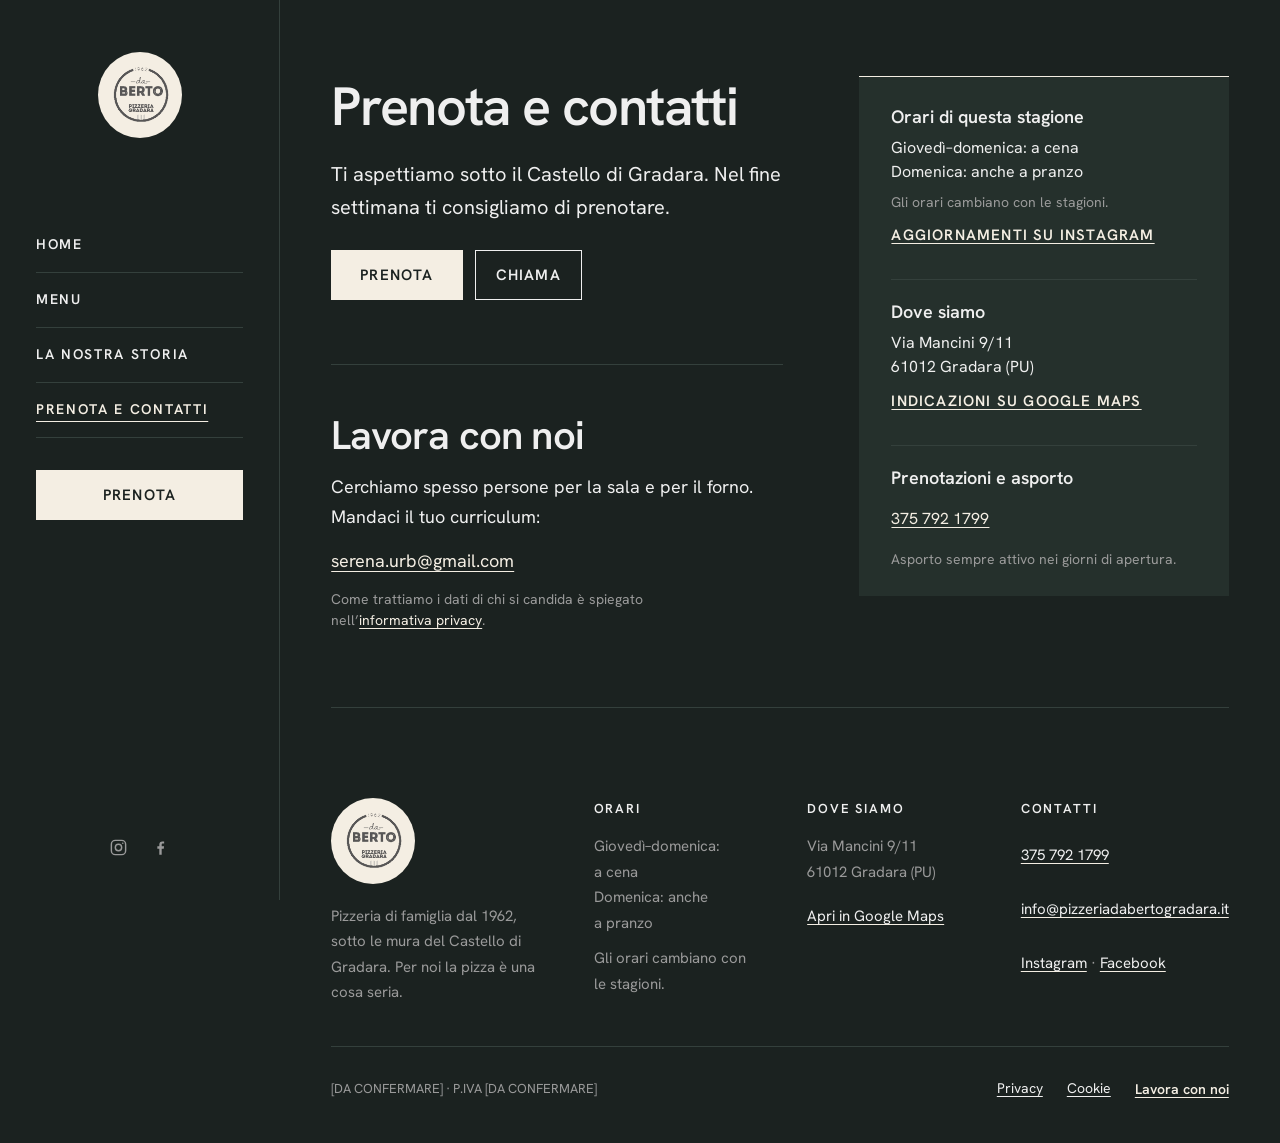
<file: prenota/index.html>
<!DOCTYPE html>
<html lang="it">
<head>
<meta name="robots" content="noindex, nofollow">
	<meta charset="UTF-8" />
	<meta name="viewport" content="width=device-width, initial-scale=1, viewport-fit=cover">
<meta name="theme-color" content="#1B2220">
<script>document.documentElement.classList.add("has-site-js")</script>
<meta name="viewport" content="width=device-width, initial-scale=1" />
<script>document.documentElement.classList.add('js')</script>
<link rel="preload" href="../wp-content/themes/daberto/assets/fonts/hankengrotesk-1.woff2" as="font" type="font/woff2" crossorigin>
<title>Prenota e contatti &#8211; Pizzeria Da Berto</title>
<meta name="description" content="Prenota un tavolo da Da Berto sotto il Castello di Gradara. Trova telefono, orari di questa stagione e indicazioni per raggiungerci.">
<meta property="og:type" content="website">
<meta property="og:locale" content="it_IT">
<meta property="og:site_name" content="Pizzeria Da Berto">
<meta property="og:title" content="Prenota e contatti &#8211; Pizzeria Da Berto">
<meta property="og:description" content="Prenota un tavolo da Da Berto sotto il Castello di Gradara. Trova telefono, orari di questa stagione e indicazioni per raggiungerci.">
<meta property="og:url" content="../prenota/">
<meta property="og:image" content="../wp-content/uploads/2026/10/logo.png">
<style id="wp-block-site-logo-inline-css">
.wp-block-site-logo{box-sizing:border-box;line-height:0}.wp-block-site-logo a{display:inline-block;line-height:0}.wp-block-site-logo.is-default-size img{height:auto;width:120px}.wp-block-site-logo img{height:auto;max-width:100%}.wp-block-site-logo a,.wp-block-site-logo img{border-radius:inherit}.wp-block-site-logo.aligncenter{margin-left:auto;margin-right:auto;text-align:center}:root :where(.wp-block-site-logo.is-style-rounded){border-radius:9999px}
/*# sourceURL=../wp-includes/blocks/site-logo/style.min.css */
</style>
<style id="wp-block-navigation-link-inline-css">
.wp-block-navigation .wp-block-navigation-item__label{overflow-wrap:break-word}.wp-block-navigation .wp-block-navigation-item__description{display:none}.link-ui-tools{outline:1px solid #f0f0f0;padding:8px}.link-ui-block-inserter{padding-top:8px}.link-ui-block-inserter__back{margin-left:8px;text-transform:uppercase}
/*# sourceURL=../wp-includes/blocks/navigation-link/style.min.css */
</style>
<style id="wp-block-navigation-inline-css">
.wp-block-navigation{position:relative}.wp-block-navigation ul{margin-bottom:0;margin-left:0;margin-top:0;padding-left:0}.wp-block-navigation ul,.wp-block-navigation ul li{list-style:none}.wp-block-navigation .wp-block-navigation-item{align-items:center;background-color:inherit;display:flex;position:relative}.wp-block-navigation .wp-block-navigation-item .wp-block-navigation__submenu-container:empty{display:none}.wp-block-navigation .wp-block-navigation-item__content{display:block;z-index:1}.wp-block-navigation .wp-block-navigation-item__content.wp-block-navigation-item__content{color:inherit}.wp-block-navigation.has-text-decoration-underline .wp-block-navigation-item__content,.wp-block-navigation.has-text-decoration-underline .wp-block-navigation-item__content:active,.wp-block-navigation.has-text-decoration-underline .wp-block-navigation-item__content:focus{text-decoration:underline}.wp-block-navigation.has-text-decoration-line-through .wp-block-navigation-item__content,.wp-block-navigation.has-text-decoration-line-through .wp-block-navigation-item__content:active,.wp-block-navigation.has-text-decoration-line-through .wp-block-navigation-item__content:focus{text-decoration:line-through}.wp-block-navigation :where(a),.wp-block-navigation :where(a:active),.wp-block-navigation :where(a:focus){text-decoration:none}.wp-block-navigation .wp-block-navigation__submenu-icon{align-self:center;background-color:inherit;border:none;color:currentColor;display:inline-block;font-size:inherit;height:.6em;line-height:0;margin-left:.25em;padding:0;width:.6em}.wp-block-navigation .wp-block-navigation__submenu-icon svg{stroke:currentColor;display:inline-block;height:inherit;margin-top:.075em;width:inherit}.wp-block-navigation{--navigation-layout-justification-setting:flex-start;--navigation-layout-direction:row;--navigation-layout-wrap:wrap;--navigation-layout-justify:flex-start;--navigation-layout-align:center}.wp-block-navigation.is-vertical{--navigation-layout-direction:column;--navigation-layout-justify:initial;--navigation-layout-align:flex-start}.wp-block-navigation.no-wrap{--navigation-layout-wrap:nowrap}.wp-block-navigation.items-justified-center{--navigation-layout-justification-setting:center;--navigation-layout-justify:center}.wp-block-navigation.items-justified-center.is-vertical{--navigation-layout-align:center}.wp-block-navigation.items-justified-right{--navigation-layout-justification-setting:flex-end;--navigation-layout-justify:flex-end}.wp-block-navigation.items-justified-right.is-vertical{--navigation-layout-align:flex-end}.wp-block-navigation.items-justified-space-between{--navigation-layout-justification-setting:space-between;--navigation-layout-justify:space-between}:where(.wp-block-navigation) ul li{padding:0}.wp-block-navigation .has-child .wp-block-navigation__submenu-container{align-items:normal;background-color:inherit;color:inherit;display:flex;flex-direction:column;opacity:0;position:absolute;z-index:2}@media not (prefers-reduced-motion){.wp-block-navigation .has-child .wp-block-navigation__submenu-container{transition:opacity .1s linear}}.wp-block-navigation .has-child .wp-block-navigation__submenu-container{height:0;overflow:hidden;visibility:hidden;width:0}.wp-block-navigation .has-child .wp-block-navigation__submenu-container>.wp-block-navigation-item>.wp-block-navigation-item__content{display:flex;flex-grow:1;padding:.5em 1em}.wp-block-navigation .has-child .wp-block-navigation__submenu-container>.wp-block-navigation-item>.wp-block-navigation-item__content .wp-block-navigation__submenu-icon{margin-left:auto;margin-right:0}.wp-block-navigation .has-child .wp-block-navigation__submenu-container .wp-block-navigation-item__content{margin:0}.wp-block-navigation .has-child .wp-block-navigation__submenu-container{left:-1px;top:100%}@media (min-width:782px){.wp-block-navigation .has-child .wp-block-navigation__submenu-container .wp-block-navigation__submenu-container{left:100%;top:-1px}.wp-block-navigation .has-child .wp-block-navigation__submenu-container .wp-block-navigation__submenu-container:before{background:transparent;content:"";display:block;height:100%;position:absolute;right:100%;width:.5em}.wp-block-navigation .has-child .wp-block-navigation__submenu-container .wp-block-navigation__submenu-icon{margin-right:.25em}.wp-block-navigation .has-child .wp-block-navigation__submenu-container .wp-block-navigation__submenu-icon svg{transform:rotate(-90deg)}}@media (hover:hover){.wp-block-navigation .has-child:not(.open-on-click):hover>.wp-block-navigation__submenu-container{height:auto;min-width:200px;opacity:1;overflow:visible;visibility:visible;width:auto}}.wp-block-navigation .has-child .wp-block-navigation-submenu__toggle[aria-expanded=true]~.wp-block-navigation__submenu-container,.wp-block-navigation .has-child:not(.open-on-click):not(.open-on-hover-click):focus-within>.wp-block-navigation__submenu-container{height:auto;min-width:200px;opacity:1;overflow:visible;visibility:visible;width:auto}.wp-block-navigation .has-child.open-always{align-items:var(--navigation-layout-align,initial);flex-direction:var(--navigation-layout-direction,initial);flex-wrap:var(--navigation-layout-wrap,wrap);gap:var(--wp--style--block-gap,2em)}.wp-block-navigation .has-child.open-always,.wp-block-navigation .has-child.open-always .wp-block-navigation-item{justify-content:var(--navigation-layout-justify,initial)}.wp-block-navigation .has-child.open-always .wp-block-navigation__submenu-container,.wp-block-navigation .has-child.open-always.wp-block-navigation-submenu{gap:var(--wp--style--block-gap,2em)}.wp-block-navigation .has-child.open-always .wp-block-navigation-item,.wp-block-navigation .has-child.open-always .wp-block-navigation__submenu-container,.wp-block-navigation .has-child.open-always.wp-block-navigation-submenu{padding-bottom:0;padding-top:0}.wp-block-navigation .has-child.open-always .wp-block-navigation__submenu-container{padding-left:var(--wp--style--block-gap,2em);padding-right:var(--wp--style--block-gap,2em)}.wp-block-navigation .has-child.open-always .wp-block-navigation__submenu-container .wp-block-navigation-item__content{padding:0}.wp-block-navigation .has-child.open-always .wp-block-navigation__submenu-container>.wp-block-navigation-item>.wp-block-navigation-item__content,.wp-block-navigation .has-child.open-always>.wp-block-navigation-item__content{flex-grow:0}.wp-block-navigation .has-child.open-always>.wp-block-navigation__submenu-container{background-color:transparent;border:none;color:inherit;flex-basis:100%;height:auto;opacity:1;overflow:visible;position:static;visibility:visible;width:auto}.wp-block-navigation.has-background .has-child .wp-block-navigation__submenu-container{left:0;top:100%}@media (min-width:782px){.wp-block-navigation.has-background .has-child .wp-block-navigation__submenu-container .wp-block-navigation__submenu-container{left:100%;top:0}}.wp-block-navigation-submenu{display:flex;position:relative}.wp-block-navigation-submenu .wp-block-navigation__submenu-icon svg{stroke:currentColor}button.wp-block-navigation-item__content{background-color:transparent;border:none;color:currentColor;font-family:inherit;font-size:inherit;font-style:inherit;font-weight:inherit;letter-spacing:inherit;line-height:inherit;text-align:left;text-transform:inherit}.wp-block-navigation-submenu__toggle{cursor:pointer}.wp-block-navigation-submenu__toggle[aria-expanded=true]+.wp-block-navigation__submenu-icon>svg,.wp-block-navigation-submenu__toggle[aria-expanded=true]>svg{transform:rotate(180deg)}.wp-block-navigation-item.open-on-click .wp-block-navigation-submenu__toggle{padding-left:0;padding-right:.85em}.wp-block-navigation-item.open-on-click .wp-block-navigation-submenu__toggle+.wp-block-navigation__submenu-icon{margin-left:-.6em;pointer-events:none}.wp-block-navigation-item.open-on-click button.wp-block-navigation-item__content:not(.wp-block-navigation-submenu__toggle){padding:0}.wp-block-navigation .wp-block-page-list,.wp-block-navigation__container,.wp-block-navigation__responsive-close,.wp-block-navigation__responsive-container,.wp-block-navigation__responsive-container-content,.wp-block-navigation__responsive-dialog{gap:inherit}:where(.wp-block-navigation.has-background .wp-block-navigation-item a:not(.wp-element-button)),:where(.wp-block-navigation.has-background .wp-block-navigation-submenu a:not(.wp-element-button)){padding:.5em 1em}:where(.wp-block-navigation .wp-block-navigation__submenu-container .wp-block-navigation-item a:not(.wp-element-button)),:where(.wp-block-navigation .wp-block-navigation__submenu-container .wp-block-navigation-submenu a:not(.wp-element-button)),:where(.wp-block-navigation .wp-block-navigation__submenu-container .wp-block-navigation-submenu button.wp-block-navigation-item__content),:where(.wp-block-navigation .wp-block-navigation__submenu-container .wp-block-pages-list__item button.wp-block-navigation-item__content){padding:.5em 1em}.wp-block-navigation.items-justified-right .wp-block-navigation__container .has-child .wp-block-navigation__submenu-container,.wp-block-navigation.items-justified-right .wp-block-page-list>.has-child .wp-block-navigation__submenu-container,.wp-block-navigation.items-justified-space-between .wp-block-page-list>.has-child:last-child .wp-block-navigation__submenu-container,.wp-block-navigation.items-justified-space-between>.wp-block-navigation__container>.has-child:last-child .wp-block-navigation__submenu-container{left:auto;right:0}.wp-block-navigation.items-justified-right .wp-block-navigation__container .has-child .wp-block-navigation__submenu-container .wp-block-navigation__submenu-container,.wp-block-navigation.items-justified-right .wp-block-page-list>.has-child .wp-block-navigation__submenu-container .wp-block-navigation__submenu-container,.wp-block-navigation.items-justified-space-between .wp-block-page-list>.has-child:last-child .wp-block-navigation__submenu-container .wp-block-navigation__submenu-container,.wp-block-navigation.items-justified-space-between>.wp-block-navigation__container>.has-child:last-child .wp-block-navigation__submenu-container .wp-block-navigation__submenu-container{left:-1px;right:-1px}@media (min-width:782px){.wp-block-navigation.items-justified-right .wp-block-navigation__container .has-child .wp-block-navigation__submenu-container .wp-block-navigation__submenu-container,.wp-block-navigation.items-justified-right .wp-block-page-list>.has-child .wp-block-navigation__submenu-container .wp-block-navigation__submenu-container,.wp-block-navigation.items-justified-space-between .wp-block-page-list>.has-child:last-child .wp-block-navigation__submenu-container .wp-block-navigation__submenu-container,.wp-block-navigation.items-justified-space-between>.wp-block-navigation__container>.has-child:last-child .wp-block-navigation__submenu-container .wp-block-navigation__submenu-container{left:auto;right:100%}}.wp-block-navigation:not(.has-background) .wp-block-navigation__submenu-container{background-color:#fff;border:1px solid rgba(0,0,0,.15)}.wp-block-navigation.has-background .wp-block-navigation__submenu-container{background-color:inherit}.wp-block-navigation:not(.has-text-color) .wp-block-navigation__submenu-container{color:#000}.wp-block-navigation__container{align-items:var(--navigation-layout-align,initial);display:flex;flex-direction:var(--navigation-layout-direction,initial);flex-wrap:var(--navigation-layout-wrap,wrap);justify-content:var(--navigation-layout-justify,initial);list-style:none;margin:0;padding-left:0}.wp-block-navigation__container .is-responsive{display:none}.wp-block-navigation__container:only-child,.wp-block-page-list:only-child{flex-grow:1}@keyframes overlay-menu__fade-in-animation{0%{opacity:0;transform:translateY(.5em)}to{opacity:1;transform:translateY(0)}}.wp-block-navigation__responsive-container{bottom:0;display:none;left:0;position:fixed;right:0;top:0}.wp-block-navigation__responsive-container :where(.wp-block-navigation-item a){color:inherit}.wp-block-navigation__responsive-container .wp-block-navigation__responsive-container-content{align-items:var(--navigation-layout-align,initial);display:flex;flex-direction:var(--navigation-layout-direction,initial);flex-wrap:var(--navigation-layout-wrap,wrap);justify-content:var(--navigation-layout-justify,initial)}.wp-block-navigation__responsive-container:not(.is-menu-open.is-menu-open){background-color:inherit!important;color:inherit!important}.wp-block-navigation__responsive-container.is-menu-open{background-color:inherit;display:flex;flex-direction:column}@media not (prefers-reduced-motion){.wp-block-navigation__responsive-container.is-menu-open{animation:overlay-menu__fade-in-animation .1s ease-out;animation-fill-mode:forwards}}.wp-block-navigation__responsive-container.is-menu-open:not(.disable-default-overlay){padding:clamp(1rem,var(--wp--style--root--padding-top),20rem) clamp(1rem,var(--wp--style--root--padding-right),20rem) clamp(1rem,var(--wp--style--root--padding-bottom),20rem) clamp(1rem,var(--wp--style--root--padding-left),20rem)}.wp-block-navigation__responsive-container.is-menu-open{overflow:auto;z-index:100000}.wp-block-navigation__responsive-container.is-menu-open:not(.disable-default-overlay) .wp-block-navigation__responsive-container-content{padding-top:calc(2rem + 24px)}.wp-block-navigation__responsive-container.is-menu-open:where(:not(.disable-default-overlay)) .wp-block-navigation__responsive-container-content{align-items:var(--navigation-layout-justification-setting,inherit);display:flex;flex-direction:column;flex-wrap:nowrap;overflow:visible}.wp-block-navigation__responsive-container.is-menu-open:where(:not(.disable-default-overlay)) .wp-block-navigation__responsive-container-content,.wp-block-navigation__responsive-container.is-menu-open:where(:not(.disable-default-overlay)) .wp-block-navigation__responsive-container-content .wp-block-navigation__container,.wp-block-navigation__responsive-container.is-menu-open:where(:not(.disable-default-overlay)) .wp-block-navigation__responsive-container-content .wp-block-page-list{justify-content:flex-start}.wp-block-navigation__responsive-container.is-menu-open:where(:not(.disable-default-overlay)) .wp-block-navigation__responsive-container-content .wp-block-navigation__submenu-icon{display:none}.wp-block-navigation__responsive-container.is-menu-open:where(:not(.disable-default-overlay)) .wp-block-navigation__responsive-container-content .has-child .wp-block-navigation__submenu-container{border:none;height:auto;min-width:200px;opacity:1;overflow:initial;padding-left:2rem;padding-right:2rem;position:static;visibility:visible;width:auto}.wp-block-navigation__responsive-container.is-menu-open:where(:not(.disable-default-overlay)) .wp-block-navigation__responsive-container-content .wp-block-navigation__container,.wp-block-navigation__responsive-container.is-menu-open:where(:not(.disable-default-overlay)) .wp-block-navigation__responsive-container-content .wp-block-navigation__submenu-container{gap:inherit}.wp-block-navigation__responsive-container.is-menu-open:where(:not(.disable-default-overlay)) .wp-block-navigation__responsive-container-content .wp-block-navigation__submenu-container{padding-top:var(--wp--style--block-gap,2em)}.wp-block-navigation__responsive-container.is-menu-open:where(:not(.disable-default-overlay)) .wp-block-navigation__responsive-container-content .wp-block-navigation-item__content{padding:0}.wp-block-navigation__responsive-container.is-menu-open:where(:not(.disable-default-overlay)) .wp-block-navigation__responsive-container-content .wp-block-navigation-item,.wp-block-navigation__responsive-container.is-menu-open:where(:not(.disable-default-overlay)) .wp-block-navigation__responsive-container-content .wp-block-navigation__container,.wp-block-navigation__responsive-container.is-menu-open:where(:not(.disable-default-overlay)) .wp-block-navigation__responsive-container-content .wp-block-page-list{align-items:var(--navigation-layout-justification-setting,initial);display:flex;flex-direction:column}.wp-block-navigation__responsive-container.is-menu-open:where(:not(.disable-default-overlay)) .wp-block-navigation-item,.wp-block-navigation__responsive-container.is-menu-open:where(:not(.disable-default-overlay)) .wp-block-navigation-item .wp-block-navigation__submenu-container,.wp-block-navigation__responsive-container.is-menu-open:where(:not(.disable-default-overlay)) .wp-block-navigation__container,.wp-block-navigation__responsive-container.is-menu-open:where(:not(.disable-default-overlay)) .wp-block-page-list{background:transparent!important;color:inherit!important}.wp-block-navigation__responsive-container.is-menu-open:where(:not(.disable-default-overlay)) .wp-block-navigation__submenu-container.wp-block-navigation__submenu-container.wp-block-navigation__submenu-container.wp-block-navigation__submenu-container{left:auto;right:auto}.wp-block-navigation__responsive-container.disable-default-overlay .wp-block-navigation__overlay-container{display:none;width:100%}.wp-block-navigation__responsive-container.disable-default-overlay .wp-block-navigation__responsive-close{max-width:none}.wp-block-navigation__responsive-container.disable-default-overlay.is-menu-open .wp-block-navigation__responsive-container-content>:not(.wp-block-navigation__overlay-container){display:none}.wp-block-navigation__responsive-container.disable-default-overlay.is-menu-open .wp-block-navigation__responsive-container-content .wp-block-navigation__overlay-container{display:block}.wp-block-navigation__responsive-container.disable-default-overlay.is-menu-open .wp-block-navigation__responsive-container-content .wp-block-navigation__overlay-container .wp-block-navigation__submenu-container{left:0;right:auto}@media (min-width:600px){.wp-block-navigation__responsive-container:not(.hidden-by-default):not(.is-menu-open){background-color:inherit;display:block;position:relative;width:100%;z-index:auto}.wp-block-navigation__responsive-container:not(.hidden-by-default):not(.is-menu-open) .wp-block-navigation__responsive-container-close{display:none}.wp-block-navigation__responsive-container.is-menu-open .wp-block-navigation__submenu-container.wp-block-navigation__submenu-container.wp-block-navigation__submenu-container.wp-block-navigation__submenu-container{left:0}}.wp-block-navigation:not(.has-background) .wp-block-navigation__responsive-container.is-menu-open:not(.disable-default-overlay){background-color:#fff}.wp-block-navigation:not(.has-text-color) .wp-block-navigation__responsive-container.is-menu-open:not(.disable-default-overlay){color:#000}.wp-block-navigation__toggle_button_label{font-size:1rem;font-weight:700}.wp-block-navigation__responsive-container-close,.wp-block-navigation__responsive-container-open{background:transparent;border:none;color:currentColor;cursor:pointer;margin:0;padding:0;text-transform:inherit;vertical-align:middle}.wp-block-navigation__responsive-container-close svg,.wp-block-navigation__responsive-container-open svg{fill:currentColor;display:block;height:24px;pointer-events:none;width:24px}.wp-block-navigation__responsive-container-open{display:flex}.wp-block-navigation__responsive-container-open.wp-block-navigation__responsive-container-open.wp-block-navigation__responsive-container-open{font-family:inherit;font-size:inherit;font-weight:inherit}@media (min-width:600px){.wp-block-navigation__responsive-container-open:not(.always-shown){display:none}}.wp-block-navigation__responsive-container-close{position:absolute;right:0;top:0;z-index:2}.wp-block-navigation__responsive-container-close.wp-block-navigation__responsive-container-close.wp-block-navigation__responsive-container-close{font-family:inherit;font-size:inherit;font-weight:inherit}.disable-default-overlay .wp-block-navigation__responsive-container-close{right:clamp(1rem,var(--wp--style--root--padding-left),20rem);top:clamp(1rem,var(--wp--style--root--padding-left),20rem)}.wp-block-navigation__responsive-close{width:100%}.has-modal-open .wp-block-navigation__responsive-close{margin-left:auto;margin-right:auto;max-width:var(--wp--style--global--wide-size,100%)}.wp-block-navigation__responsive-close:focus{outline:none}.is-menu-open .wp-block-navigation__responsive-close,.is-menu-open .wp-block-navigation__responsive-container-content,.is-menu-open .wp-block-navigation__responsive-dialog{box-sizing:border-box}.wp-block-navigation__responsive-dialog{position:relative}.has-modal-open .admin-bar .is-menu-open:where(:not(.disable-default-overlay)) .wp-block-navigation__responsive-dialog{margin-top:46px}@media (min-width:782px){.has-modal-open .admin-bar .is-menu-open:where(:not(.disable-default-overlay)) .wp-block-navigation__responsive-dialog{margin-top:32px}}html.has-modal-open{overflow:hidden}
/*# sourceURL=../wp-includes/blocks/navigation/style.min.css */
</style>
<style id="wp-block-button-inline-css">
.wp-block-button__link{align-content:center;box-sizing:border-box;cursor:pointer;display:inline-block;height:100%;text-align:center;word-break:break-word}.wp-block-button__link.aligncenter{text-align:center}.wp-block-button__link.alignright{text-align:right}:where(.wp-block-button__link){border-radius:9999px;box-shadow:none;padding:calc(.667em + 2px) calc(1.333em + 2px);text-decoration:none}.wp-block-button[style*=text-decoration] .wp-block-button__link{text-decoration:inherit}.wp-block-buttons>.wp-block-button.has-custom-width{max-width:none}.wp-block-buttons>.wp-block-button.has-custom-width .wp-block-button__link{width:100%}.wp-block-buttons>.wp-block-button.has-custom-font-size .wp-block-button__link{font-size:inherit}.wp-block-buttons>.wp-block-button[class*=wp-block-button__width]{width:calc(var(--wp--block-button--width)*1% - var(--wp--style--block-gap, .5em)*(1 - var(--wp--block-button--width)/100))}.wp-block-buttons>.wp-block-button.wp-block-button__width-25{width:calc(25% - var(--wp--style--block-gap, .5em)*.75)}.wp-block-buttons>.wp-block-button.wp-block-button__width-50{width:calc(50% - var(--wp--style--block-gap, .5em)*.5)}.wp-block-buttons>.wp-block-button.wp-block-button__width-75{width:calc(75% - var(--wp--style--block-gap, .5em)*.25)}.wp-block-buttons>.wp-block-button.wp-block-button__width-100{flex-basis:100%;width:100%}.wp-block-buttons.is-vertical>.wp-block-button[class*=wp-block-button__width]{width:calc(var(--wp--block-button--width)*1%)}.wp-block-buttons.is-vertical>.wp-block-button.wp-block-button__width-25{width:25%}.wp-block-buttons.is-vertical>.wp-block-button.wp-block-button__width-50{width:50%}.wp-block-buttons.is-vertical>.wp-block-button.wp-block-button__width-75{width:75%}.wp-block-button.is-style-squared,.wp-block-button__link.wp-block-button.is-style-squared{border-radius:0}.wp-block-button.no-border-radius,.wp-block-button__link.no-border-radius{border-radius:0!important}:root :where(.wp-block-button .wp-block-button__link.is-style-outline),:root :where(.wp-block-button.is-style-outline>.wp-block-button__link){border:2px solid;padding:.667em 1.333em}:root :where(.wp-block-button .wp-block-button__link.is-style-outline:not(.has-text-color)),:root :where(.wp-block-button.is-style-outline>.wp-block-button__link:not(.has-text-color)){color:currentColor}:root :where(.wp-block-button .wp-block-button__link.is-style-outline:not(.has-background)),:root :where(.wp-block-button.is-style-outline>.wp-block-button__link:not(.has-background)){background-color:transparent;background-image:none}
/*# sourceURL=../wp-includes/blocks/button/style.min.css */
</style>
<style id="wp-block-buttons-inline-css">
.wp-block-buttons{box-sizing:border-box}.wp-block-buttons.is-vertical{flex-direction:column}.wp-block-buttons.is-vertical>.wp-block-button:last-child{margin-bottom:0}.wp-block-buttons>.wp-block-button{display:inline-block;margin:0}.wp-block-buttons.is-content-justification-left{justify-content:flex-start}.wp-block-buttons.is-content-justification-left.is-vertical{align-items:flex-start}.wp-block-buttons.is-content-justification-center{justify-content:center}.wp-block-buttons.is-content-justification-center.is-vertical{align-items:center}.wp-block-buttons.is-content-justification-right{justify-content:flex-end}.wp-block-buttons.is-content-justification-right.is-vertical{align-items:flex-end}.wp-block-buttons.is-content-justification-space-between{justify-content:space-between}.wp-block-buttons.aligncenter{text-align:center}.wp-block-buttons:not(.is-content-justification-space-between,.is-content-justification-right,.is-content-justification-left,.is-content-justification-center) .wp-block-button.aligncenter{margin-left:auto;margin-right:auto;width:100%}.wp-block-buttons[style*=text-decoration] .wp-block-button,.wp-block-buttons[style*=text-decoration] .wp-block-button__link{text-decoration:inherit}.wp-block-buttons.has-custom-font-size .wp-block-button__link{font-size:inherit}.wp-block-buttons .wp-block-button__link{width:100%}.wp-block-button.aligncenter{text-align:center}
/*# sourceURL=../wp-includes/blocks/buttons/style.min.css */
</style>
<style id="wp-block-group-inline-css">
.wp-block-group{box-sizing:border-box}:where(.wp-block-group.wp-block-group-is-layout-constrained){position:relative}
/*# sourceURL=../wp-includes/blocks/group/style.min.css */
</style>
<style id="wp-block-heading-inline-css">
h1:where(.wp-block-heading).has-background,h2:where(.wp-block-heading).has-background,h3:where(.wp-block-heading).has-background,h4:where(.wp-block-heading).has-background,h5:where(.wp-block-heading).has-background,h6:where(.wp-block-heading).has-background{padding:1.25em 2.375em}h1.has-text-align-left[style*=writing-mode]:where([style*=vertical-lr]),h1.has-text-align-right[style*=writing-mode]:where([style*=vertical-rl]),h2.has-text-align-left[style*=writing-mode]:where([style*=vertical-lr]),h2.has-text-align-right[style*=writing-mode]:where([style*=vertical-rl]),h3.has-text-align-left[style*=writing-mode]:where([style*=vertical-lr]),h3.has-text-align-right[style*=writing-mode]:where([style*=vertical-rl]),h4.has-text-align-left[style*=writing-mode]:where([style*=vertical-lr]),h4.has-text-align-right[style*=writing-mode]:where([style*=vertical-rl]),h5.has-text-align-left[style*=writing-mode]:where([style*=vertical-lr]),h5.has-text-align-right[style*=writing-mode]:where([style*=vertical-rl]),h6.has-text-align-left[style*=writing-mode]:where([style*=vertical-lr]),h6.has-text-align-right[style*=writing-mode]:where([style*=vertical-rl]){rotate:180deg}
/*# sourceURL=../wp-includes/blocks/heading/style.min.css */
</style>
<style id="wp-block-paragraph-inline-css">
.is-small-text{font-size:.875em}.is-regular-text{font-size:1em}.is-large-text{font-size:2.25em}.is-larger-text{font-size:3em}.has-drop-cap:not(:focus):first-letter{float:left;font-size:8.4em;font-style:normal;font-weight:100;line-height:.68;margin:.05em .1em 0 0;text-transform:uppercase}body.rtl .has-drop-cap:not(:focus):first-letter{float:none;margin-left:.1em}p.has-drop-cap.has-background{overflow:hidden}:root :where(p.has-background){padding:1.25em 2.375em}:where(p.has-text-color:not(.has-link-color)) a{color:inherit}p.has-text-align-left[style*="writing-mode:vertical-lr"],p.has-text-align-right[style*="writing-mode:vertical-rl"]{rotate:180deg}
/*# sourceURL=../wp-includes/blocks/paragraph/style.min.css */
</style>
<style id="wp-block-post-content-inline-css">
.wp-block-post-content{display:flow-root}
/*# sourceURL=../wp-includes/blocks/post-content/style.min.css */
</style>
<style id="wp-block-library-inline-css">
:root{--wp-block-synced-color:#7a00df;--wp-block-synced-color--rgb:122,0,223;--wp-bound-block-color:var(--wp-block-synced-color);--wp-editor-canvas-background:#ddd;--wp-admin-theme-color:#007cba;--wp-admin-theme-color--rgb:0,124,186;--wp-admin-theme-color-darker-10:#006ba1;--wp-admin-theme-color-darker-10--rgb:0,107,160.5;--wp-admin-theme-color-darker-20:#005a87;--wp-admin-theme-color-darker-20--rgb:0,90,135;--wp-admin-border-width-focus:2px}@media (min-resolution:192dpi){:root{--wp-admin-border-width-focus:1.5px}}.wp-element-button{cursor:pointer}:root .has-very-light-gray-background-color{background-color:#eee}:root .has-very-dark-gray-background-color{background-color:#313131}:root .has-very-light-gray-color{color:#eee}:root .has-very-dark-gray-color{color:#313131}:root .has-vivid-green-cyan-to-vivid-cyan-blue-gradient-background{background:linear-gradient(135deg,#00d084,#0693e3)}:root .has-purple-crush-gradient-background{background:linear-gradient(135deg,#34e2e4,#4721fb 50%,#ab1dfe)}:root .has-hazy-dawn-gradient-background{background:linear-gradient(135deg,#faaca8,#dad0ec)}:root .has-subdued-olive-gradient-background{background:linear-gradient(135deg,#fafae1,#67a671)}:root .has-atomic-cream-gradient-background{background:linear-gradient(135deg,#fdd79a,#004a59)}:root .has-nightshade-gradient-background{background:linear-gradient(135deg,#330968,#31cdcf)}:root .has-midnight-gradient-background{background:linear-gradient(135deg,#020381,#2874fc)}:root{--wp--preset--font-size--normal:16px;--wp--preset--font-size--huge:42px}.has-regular-font-size{font-size:1em}.has-larger-font-size{font-size:2.625em}.has-normal-font-size{font-size:var(--wp--preset--font-size--normal)}.has-huge-font-size{font-size:var(--wp--preset--font-size--huge)}:root .has-text-align-center{text-align:center}:root .has-text-align-left{text-align:left}:root .has-text-align-right{text-align:right}.has-fit-text{white-space:nowrap!important}#end-resizable-editor-section{display:none}.aligncenter{clear:both}.items-justified-left{justify-content:flex-start}.items-justified-center{justify-content:center}.items-justified-right{justify-content:flex-end}.items-justified-space-between{justify-content:space-between}.screen-reader-text{word-wrap:normal!important;border:0;clip-path:inset(50%);height:1px;margin:-1px;overflow:hidden;padding:0;position:absolute;width:1px;word-break:normal!important}.screen-reader-text:focus{background-color:#ddd;clip-path:none;color:#444;display:block;font-size:1em;height:auto;left:5px;line-height:normal;padding:15px 23px 14px;text-decoration:none;top:5px;width:auto;z-index:100000}html :where(.has-border-color){border-style:solid}html :where([style^=border-color],[style*=";border-color"],[style*="; border-color"]){border-style:solid}html :where([style^=border-top-color],[style*=";border-top-color"],[style*="; border-top-color"]){border-top-style:solid}html :where([style^=border-right-color],[style*=";border-right-color"],[style*="; border-right-color"]){border-right-style:solid}html :where([style^=border-bottom-color],[style*=";border-bottom-color"],[style*="; border-bottom-color"]){border-bottom-style:solid}html :where([style^=border-left-color],[style*=";border-left-color"],[style*="; border-left-color"]){border-left-style:solid}html :where([style^=border-width],[style*=";border-width"],[style*="; border-width"]){border-style:solid}html :where([style^=border-top-width],[style*=";border-top-width"],[style*="; border-top-width"]){border-top-style:solid}html :where([style^=border-right-width],[style*=";border-right-width"],[style*="; border-right-width"]){border-right-style:solid}html :where([style^=border-bottom-width],[style*=";border-bottom-width"],[style*="; border-bottom-width"]){border-bottom-style:solid}html :where([style^=border-left-width],[style*=";border-left-width"],[style*="; border-left-width"]){border-left-style:solid}html :where(img[class*=wp-image-]){height:auto;max-width:100%}:where(figure){margin:0 0 1em}html :where(.is-position-sticky){--wp-admin--admin-bar--position-offset:var(--wp-admin--admin-bar--height,0px)}@media screen and (max-width:600px){html :where(.is-position-sticky){--wp-admin--admin-bar--position-offset:0px}}
/*# sourceURL=/wp-includes/css/dist/block-library/common.min.css */
</style>
<style id="global-styles-inline-css">
:root{--wp--preset--aspect-ratio--square: 1;--wp--preset--aspect-ratio--4-3: 4/3;--wp--preset--aspect-ratio--3-4: 3/4;--wp--preset--aspect-ratio--3-2: 3/2;--wp--preset--aspect-ratio--2-3: 2/3;--wp--preset--aspect-ratio--16-9: 16/9;--wp--preset--aspect-ratio--9-16: 9/16;--wp--preset--color--black: #000000;--wp--preset--color--cyan-bluish-gray: #abb8c3;--wp--preset--color--white: #ffffff;--wp--preset--color--pale-pink: #f78da7;--wp--preset--color--vivid-red: #cf2e2e;--wp--preset--color--luminous-vivid-orange: #ff6900;--wp--preset--color--luminous-vivid-amber: #fcb900;--wp--preset--color--light-green-cyan: #7bdcb5;--wp--preset--color--vivid-green-cyan: #00d084;--wp--preset--color--pale-cyan-blue: #8ed1fc;--wp--preset--color--vivid-cyan-blue: #0693e3;--wp--preset--color--vivid-purple: #9b51e0;--wp--preset--color--notte: #1B2220;--wp--preset--color--notte-chiara: #25302C;--wp--preset--color--crema: #EFEFEF;--wp--preset--color--crema-tenue: #9A9A9A;--wp--preset--color--ambra: #F4EEE3;--wp--preset--color--mattone: #D98462;--wp--preset--color--salvia: #F4EEE3;--wp--preset--color--linea: #34403C;--wp--preset--gradient--vivid-cyan-blue-to-vivid-purple: linear-gradient(135deg,rgb(6,147,227) 0%,rgb(155,81,224) 100%);--wp--preset--gradient--light-green-cyan-to-vivid-green-cyan: linear-gradient(135deg,rgb(122,220,180) 0%,rgb(0,208,130) 100%);--wp--preset--gradient--luminous-vivid-amber-to-luminous-vivid-orange: linear-gradient(135deg,rgb(252,185,0) 0%,rgb(255,105,0) 100%);--wp--preset--gradient--luminous-vivid-orange-to-vivid-red: linear-gradient(135deg,rgb(255,105,0) 0%,rgb(207,46,46) 100%);--wp--preset--gradient--very-light-gray-to-cyan-bluish-gray: linear-gradient(135deg,rgb(238,238,238) 0%,rgb(169,184,195) 100%);--wp--preset--gradient--cool-to-warm-spectrum: linear-gradient(135deg,rgb(74,234,220) 0%,rgb(151,120,209) 20%,rgb(207,42,186) 40%,rgb(238,44,130) 60%,rgb(251,105,98) 80%,rgb(254,248,76) 100%);--wp--preset--gradient--blush-light-purple: linear-gradient(135deg,rgb(255,206,236) 0%,rgb(152,150,240) 100%);--wp--preset--gradient--blush-bordeaux: linear-gradient(135deg,rgb(254,205,165) 0%,rgb(254,45,45) 50%,rgb(107,0,62) 100%);--wp--preset--gradient--luminous-dusk: linear-gradient(135deg,rgb(255,203,112) 0%,rgb(199,81,192) 50%,rgb(65,88,208) 100%);--wp--preset--gradient--pale-ocean: linear-gradient(135deg,rgb(255,245,203) 0%,rgb(182,227,212) 50%,rgb(51,167,181) 100%);--wp--preset--gradient--electric-grass: linear-gradient(135deg,rgb(202,248,128) 0%,rgb(113,206,126) 100%);--wp--preset--gradient--midnight: linear-gradient(135deg,rgb(2,3,129) 0%,rgb(40,116,252) 100%);--wp--preset--font-size--small: 13px;--wp--preset--font-size--medium: clamp(14px, 0.875rem + ((1vw - 3.9px) * 0.779), 20px);--wp--preset--font-size--large: clamp(22.041px, 1.378rem + ((1vw - 3.9px) * 1.813), 36px);--wp--preset--font-size--x-large: clamp(25.014px, 1.563rem + ((1vw - 3.9px) * 2.206), 42px);--wp--preset--font-size--piccolo: 14px;--wp--preset--font-size--base: clamp(17px, 1.063rem + ((1vw - 3.9px) * 0.13), 18px);--wp--preset--font-size--sottotitolo: clamp(24px, 1.5rem + ((1vw - 3.9px) * 0.13), 25px);--wp--preset--font-size--sezione: clamp(30px, 1.875rem + ((1vw - 3.9px) * 1.299), 40px);--wp--preset--font-size--titolo: clamp(35px, 2.188rem + ((1vw - 3.9px) * 2.468), 54px);--wp--preset--font-family--titoli: "Hanken Grotesk", sans-serif;--wp--preset--font-family--testo: "Hanken Grotesk", sans-serif;--wp--preset--spacing--20: 0.44rem;--wp--preset--spacing--30: 0.67rem;--wp--preset--spacing--40: 1rem;--wp--preset--spacing--50: 1.5rem;--wp--preset--spacing--60: 2.25rem;--wp--preset--spacing--70: 3.38rem;--wp--preset--spacing--80: 5.06rem;--wp--preset--spacing--8: 8px;--wp--preset--spacing--16: 16px;--wp--preset--spacing--24: 24px;--wp--preset--spacing--32: 32px;--wp--preset--spacing--48: 48px;--wp--preset--spacing--72: 72px;--wp--preset--spacing--96: 96px;--wp--preset--shadow--natural: 6px 6px 9px rgba(0, 0, 0, 0.2);--wp--preset--shadow--deep: 12px 12px 50px rgba(0, 0, 0, 0.4);--wp--preset--shadow--sharp: 6px 6px 0px rgba(0, 0, 0, 0.2);--wp--preset--shadow--outlined: 6px 6px 0px -3px rgb(255, 255, 255), 6px 6px rgb(0, 0, 0);--wp--preset--shadow--crisp: 6px 6px 0px rgb(0, 0, 0);}.wp-block-button{--wp--preset--dimension--25: 25%;--wp--preset--dimension--50: 50%;--wp--preset--dimension--75: 75%;--wp--preset--dimension--100: 100%;}:root { --wp--style--global--content-size: 720px;--wp--style--global--wide-size: 1360px; }:where(body) { margin: 0; }.wp-site-blocks > .alignleft { float: left; margin-right: 2em; }.wp-site-blocks > .alignright { float: right; margin-left: 2em; }.wp-site-blocks > .aligncenter { justify-content: center; margin-left: auto; margin-right: auto; }:where(.wp-site-blocks) > * { margin-block-start: 0; margin-block-end: 0; }:where(.wp-site-blocks) > :first-child { margin-block-start: 0; }:where(.wp-site-blocks) > :last-child { margin-block-end: 0; }:root { --wp--style--block-gap: 0; }:root :where(.is-layout-flow) > :first-child{margin-block-start: 0;}:root :where(.is-layout-flow) > :last-child{margin-block-end: 0;}:root :where(.is-layout-flow) > *{margin-block-start: 0;margin-block-end: 0;}:root :where(.is-layout-constrained) > :first-child{margin-block-start: 0;}:root :where(.is-layout-constrained) > :last-child{margin-block-end: 0;}:root :where(.is-layout-constrained) > *{margin-block-start: 0;margin-block-end: 0;}:root :where(.is-layout-flex){gap: 0;}:root :where(.is-layout-grid){gap: 0;}.is-layout-flow > .alignleft{float: left;margin-inline-start: 0;margin-inline-end: 2em;}.is-layout-flow > .alignright{float: right;margin-inline-start: 2em;margin-inline-end: 0;}.is-layout-flow > .aligncenter{margin-left: auto !important;margin-right: auto !important;}.is-layout-constrained > .alignleft{float: left;margin-inline-start: 0;margin-inline-end: 2em;}.is-layout-constrained > .alignright{float: right;margin-inline-start: 2em;margin-inline-end: 0;}.is-layout-constrained > .aligncenter{margin-left: auto !important;margin-right: auto !important;}.is-layout-constrained > :where(:not(.alignleft):not(.alignright):not(.alignfull)){max-width: var(--wp--style--global--content-size);margin-left: auto !important;margin-right: auto !important;}.is-layout-constrained > .alignwide{max-width: var(--wp--style--global--wide-size);}body .is-layout-flex{display: flex;}.is-layout-flex{flex-wrap: wrap;align-items: center;}.is-layout-flex > :is(*, div){margin: 0;}body .is-layout-grid{display: grid;}.is-layout-grid > :is(*, div){margin: 0;}body{background-color: var(--wp--preset--color--notte);color: var(--wp--preset--color--crema);font-family: var(--wp--preset--font-family--testo);font-size: var(--wp--preset--font-size--base);line-height: 1.65;padding-top: 0px;padding-right: 0px;padding-bottom: 0px;padding-left: 0px;}a:where(:not(.wp-element-button)){color: var(--wp--preset--color--salvia);text-decoration: underline;}h1, h2, h3, h4, h5, h6{font-family: var(--wp--preset--font-family--titoli);font-weight: 600;letter-spacing: -0.02em;line-height: 1.12;}h1{font-size: var(--wp--preset--font-size--titolo);letter-spacing: -0.03em;}h2{font-size: var(--wp--preset--font-size--sezione);}h3{font-size: var(--wp--preset--font-size--sottotitolo);}:root :where(.wp-element-button, .wp-block-button__link){background-color: #32373c;border-width: 0;color: #fff;font-family: inherit;font-size: inherit;font-style: inherit;font-weight: inherit;letter-spacing: inherit;line-height: inherit;padding-top: calc(0.667em + 2px);padding-right: calc(1.333em + 2px);padding-bottom: calc(0.667em + 2px);padding-left: calc(1.333em + 2px);text-decoration: none;text-transform: inherit;}.has-black-color{color: var(--wp--preset--color--black) !important;}.has-cyan-bluish-gray-color{color: var(--wp--preset--color--cyan-bluish-gray) !important;}.has-white-color{color: var(--wp--preset--color--white) !important;}.has-pale-pink-color{color: var(--wp--preset--color--pale-pink) !important;}.has-vivid-red-color{color: var(--wp--preset--color--vivid-red) !important;}.has-luminous-vivid-orange-color{color: var(--wp--preset--color--luminous-vivid-orange) !important;}.has-luminous-vivid-amber-color{color: var(--wp--preset--color--luminous-vivid-amber) !important;}.has-light-green-cyan-color{color: var(--wp--preset--color--light-green-cyan) !important;}.has-vivid-green-cyan-color{color: var(--wp--preset--color--vivid-green-cyan) !important;}.has-pale-cyan-blue-color{color: var(--wp--preset--color--pale-cyan-blue) !important;}.has-vivid-cyan-blue-color{color: var(--wp--preset--color--vivid-cyan-blue) !important;}.has-vivid-purple-color{color: var(--wp--preset--color--vivid-purple) !important;}.has-notte-color{color: var(--wp--preset--color--notte) !important;}.has-notte-chiara-color{color: var(--wp--preset--color--notte-chiara) !important;}.has-crema-color{color: var(--wp--preset--color--crema) !important;}.has-crema-tenue-color{color: var(--wp--preset--color--crema-tenue) !important;}.has-ambra-color{color: var(--wp--preset--color--ambra) !important;}.has-mattone-color{color: var(--wp--preset--color--mattone) !important;}.has-salvia-color{color: var(--wp--preset--color--salvia) !important;}.has-linea-color{color: var(--wp--preset--color--linea) !important;}.has-black-background-color{background-color: var(--wp--preset--color--black) !important;}.has-cyan-bluish-gray-background-color{background-color: var(--wp--preset--color--cyan-bluish-gray) !important;}.has-white-background-color{background-color: var(--wp--preset--color--white) !important;}.has-pale-pink-background-color{background-color: var(--wp--preset--color--pale-pink) !important;}.has-vivid-red-background-color{background-color: var(--wp--preset--color--vivid-red) !important;}.has-luminous-vivid-orange-background-color{background-color: var(--wp--preset--color--luminous-vivid-orange) !important;}.has-luminous-vivid-amber-background-color{background-color: var(--wp--preset--color--luminous-vivid-amber) !important;}.has-light-green-cyan-background-color{background-color: var(--wp--preset--color--light-green-cyan) !important;}.has-vivid-green-cyan-background-color{background-color: var(--wp--preset--color--vivid-green-cyan) !important;}.has-pale-cyan-blue-background-color{background-color: var(--wp--preset--color--pale-cyan-blue) !important;}.has-vivid-cyan-blue-background-color{background-color: var(--wp--preset--color--vivid-cyan-blue) !important;}.has-vivid-purple-background-color{background-color: var(--wp--preset--color--vivid-purple) !important;}.has-notte-background-color{background-color: var(--wp--preset--color--notte) !important;}.has-notte-chiara-background-color{background-color: var(--wp--preset--color--notte-chiara) !important;}.has-crema-background-color{background-color: var(--wp--preset--color--crema) !important;}.has-crema-tenue-background-color{background-color: var(--wp--preset--color--crema-tenue) !important;}.has-ambra-background-color{background-color: var(--wp--preset--color--ambra) !important;}.has-mattone-background-color{background-color: var(--wp--preset--color--mattone) !important;}.has-salvia-background-color{background-color: var(--wp--preset--color--salvia) !important;}.has-linea-background-color{background-color: var(--wp--preset--color--linea) !important;}.has-black-border-color{border-color: var(--wp--preset--color--black) !important;}.has-cyan-bluish-gray-border-color{border-color: var(--wp--preset--color--cyan-bluish-gray) !important;}.has-white-border-color{border-color: var(--wp--preset--color--white) !important;}.has-pale-pink-border-color{border-color: var(--wp--preset--color--pale-pink) !important;}.has-vivid-red-border-color{border-color: var(--wp--preset--color--vivid-red) !important;}.has-luminous-vivid-orange-border-color{border-color: var(--wp--preset--color--luminous-vivid-orange) !important;}.has-luminous-vivid-amber-border-color{border-color: var(--wp--preset--color--luminous-vivid-amber) !important;}.has-light-green-cyan-border-color{border-color: var(--wp--preset--color--light-green-cyan) !important;}.has-vivid-green-cyan-border-color{border-color: var(--wp--preset--color--vivid-green-cyan) !important;}.has-pale-cyan-blue-border-color{border-color: var(--wp--preset--color--pale-cyan-blue) !important;}.has-vivid-cyan-blue-border-color{border-color: var(--wp--preset--color--vivid-cyan-blue) !important;}.has-vivid-purple-border-color{border-color: var(--wp--preset--color--vivid-purple) !important;}.has-notte-border-color{border-color: var(--wp--preset--color--notte) !important;}.has-notte-chiara-border-color{border-color: var(--wp--preset--color--notte-chiara) !important;}.has-crema-border-color{border-color: var(--wp--preset--color--crema) !important;}.has-crema-tenue-border-color{border-color: var(--wp--preset--color--crema-tenue) !important;}.has-ambra-border-color{border-color: var(--wp--preset--color--ambra) !important;}.has-mattone-border-color{border-color: var(--wp--preset--color--mattone) !important;}.has-salvia-border-color{border-color: var(--wp--preset--color--salvia) !important;}.has-linea-border-color{border-color: var(--wp--preset--color--linea) !important;}.has-vivid-cyan-blue-to-vivid-purple-gradient-background{background: var(--wp--preset--gradient--vivid-cyan-blue-to-vivid-purple) !important;}.has-light-green-cyan-to-vivid-green-cyan-gradient-background{background: var(--wp--preset--gradient--light-green-cyan-to-vivid-green-cyan) !important;}.has-luminous-vivid-amber-to-luminous-vivid-orange-gradient-background{background: var(--wp--preset--gradient--luminous-vivid-amber-to-luminous-vivid-orange) !important;}.has-luminous-vivid-orange-to-vivid-red-gradient-background{background: var(--wp--preset--gradient--luminous-vivid-orange-to-vivid-red) !important;}.has-very-light-gray-to-cyan-bluish-gray-gradient-background{background: var(--wp--preset--gradient--very-light-gray-to-cyan-bluish-gray) !important;}.has-cool-to-warm-spectrum-gradient-background{background: var(--wp--preset--gradient--cool-to-warm-spectrum) !important;}.has-blush-light-purple-gradient-background{background: var(--wp--preset--gradient--blush-light-purple) !important;}.has-blush-bordeaux-gradient-background{background: var(--wp--preset--gradient--blush-bordeaux) !important;}.has-luminous-dusk-gradient-background{background: var(--wp--preset--gradient--luminous-dusk) !important;}.has-pale-ocean-gradient-background{background: var(--wp--preset--gradient--pale-ocean) !important;}.has-electric-grass-gradient-background{background: var(--wp--preset--gradient--electric-grass) !important;}.has-midnight-gradient-background{background: var(--wp--preset--gradient--midnight) !important;}.has-small-font-size{font-size: var(--wp--preset--font-size--small) !important;}.has-medium-font-size{font-size: var(--wp--preset--font-size--medium) !important;}.has-large-font-size{font-size: var(--wp--preset--font-size--large) !important;}.has-x-large-font-size{font-size: var(--wp--preset--font-size--x-large) !important;}.has-piccolo-font-size{font-size: var(--wp--preset--font-size--piccolo) !important;}.has-base-font-size{font-size: var(--wp--preset--font-size--base) !important;}.has-sottotitolo-font-size{font-size: var(--wp--preset--font-size--sottotitolo) !important;}.has-sezione-font-size{font-size: var(--wp--preset--font-size--sezione) !important;}.has-titolo-font-size{font-size: var(--wp--preset--font-size--titolo) !important;}.has-titoli-font-family{font-family: var(--wp--preset--font-family--titoli) !important;}.has-testo-font-family{font-family: var(--wp--preset--font-family--testo) !important;}
:root :where(.wp-block-button .wp-block-button__link){background-color: var(--wp--preset--color--ambra);border-radius: 0;border-color: var(--wp--preset--color--ambra);border-width: 1px;border-style: solid;color: var(--wp--preset--color--notte);font-size: clamp(14px, 0.875rem + ((1vw - 3.9px) * 0.13), 15px);font-weight: 600;letter-spacing: 0.08em;line-height: 1.2;padding-top: 14px;padding-right: 28px;padding-bottom: 14px;padding-left: 28px;text-decoration: none;text-transform: uppercase;}
:root :where(.wp-block-navigation){font-size: clamp(14px, 0.875rem + ((1vw - 3.9px) * 0.26), 16px);}:root :where(.wp-block-navigation-is-layout-flow) > :first-child{margin-block-start: 0;}:root :where(.wp-block-navigation-is-layout-flow) > :last-child{margin-block-end: 0;}:root :where(.wp-block-navigation-is-layout-flow) > *{margin-block-start: 30px;margin-block-end: 0;}:root :where(.wp-block-navigation-is-layout-constrained) > :first-child{margin-block-start: 0;}:root :where(.wp-block-navigation-is-layout-constrained) > :last-child{margin-block-end: 0;}:root :where(.wp-block-navigation-is-layout-constrained) > *{margin-block-start: 30px;margin-block-end: 0;}:root :where(.wp-block-navigation-is-layout-flex){gap: 30px;}:root :where(.wp-block-navigation-is-layout-grid){gap: 30px;}
:root :where(.wp-block-navigation a:where(:not(.wp-element-button))){color: var(--wp--preset--color--crema);text-decoration: none;}
:root :where(.wp-block-heading){margin-top: 0;margin-bottom: 0;}
:root :where(.wp-block-post-content-is-layout-flow) > :first-child{margin-block-start: 0;}:root :where(.wp-block-post-content-is-layout-flow) > :last-child{margin-block-end: 0;}:root :where(.wp-block-post-content-is-layout-flow) > *{margin-block-start: 0;margin-block-end: 0;}:root :where(.wp-block-post-content-is-layout-constrained) > :first-child{margin-block-start: 0;}:root :where(.wp-block-post-content-is-layout-constrained) > :last-child{margin-block-end: 0;}:root :where(.wp-block-post-content-is-layout-constrained) > *{margin-block-start: 0;margin-block-end: 0;}:root :where(.wp-block-post-content-is-layout-flex){gap: 0;}:root :where(.wp-block-post-content-is-layout-grid){gap: 0;}
/*# sourceURL=global-styles-inline-css */
</style>
<style id="block-style-variation-styles-inline-css">
:root :where(.wp-block-button.is-style-outline--2 .wp-block-button__link){background: transparent none;background-color: transparent;border-color: var(--wp--preset--color--crema);border-width: 1px;border-style: solid;color: var(--wp--preset--color--crema);padding-top: 0.667em;padding-right: 1.33em;padding-bottom: 0.667em;padding-left: 1.33em;}
:root :where(.wp-block-button.is-style-outline--3 .wp-block-button__link){background: transparent none;background-color: transparent;border-color: var(--wp--preset--color--crema);border-width: 1px;border-style: solid;color: var(--wp--preset--color--crema);padding-top: 0.667em;padding-right: 1.33em;padding-bottom: 0.667em;padding-left: 1.33em;}
:root :where(.wp-block-button.is-style-outline--4 .wp-block-button__link){background: transparent none;background-color: transparent;border-color: var(--wp--preset--color--crema);border-width: 1px;border-style: solid;color: var(--wp--preset--color--crema);padding-top: 0.667em;padding-right: 1.33em;padding-bottom: 0.667em;padding-left: 1.33em;}
:root :where(.wp-block-button.is-style-outline--5 .wp-block-button__link){background: transparent none;background-color: transparent;border-color: var(--wp--preset--color--crema);border-width: 1px;border-style: solid;color: var(--wp--preset--color--crema);padding-top: 0.667em;padding-right: 1.33em;padding-bottom: 0.667em;padding-left: 1.33em;}
:root :where(.wp-block-button.is-style-outline--6 .wp-block-button__link){background: transparent none;background-color: transparent;border-color: var(--wp--preset--color--crema);border-width: 1px;border-style: solid;color: var(--wp--preset--color--crema);padding-top: 0.667em;padding-right: 1.33em;padding-bottom: 0.667em;padding-left: 1.33em;}
/*# sourceURL=block-style-variation-styles-inline-css */
</style>
<style id="core-block-supports-inline-css">
.wp-container-core-navigation-is-layout-5a33197b{justify-content:flex-end;}
/*# sourceURL=core-block-supports-inline-css */
</style>
<style id="wp-block-template-skip-link-inline-css">
/*! This file is auto-generated */
.skip-link.screen-reader-text{border:0;clip-path:inset(50%);height:1px;margin:-1px;overflow:hidden;padding:0;position:absolute!important;width:1px;word-wrap:normal!important;word-break:normal!important}.skip-link.screen-reader-text:focus{background-color:#eee;clip-path:none;color:#444;display:block;font-size:1em;height:auto;left:5px;line-height:normal;padding:15px 23px 14px;text-decoration:none;top:5px;width:auto;z-index:100000}
/*# sourceURL=/wp-includes/css/wp-block-template-skip-link.min.css */
</style>
<link rel='stylesheet' id='daberto-css' href='../wp-content/themes/daberto/assets/css/theme.css?ver=1794484530' media='all' />
<style id="daberto-pepe-inline-css">
/* Stile Pepe (copia di prova, 12/11/2026): look ispirato a pepeingrani.it sopra theme.css.
   Verde notte del 3.0, accento crema del logo (#F4EEE3; le classi conservano il nome "rame"), titoli maiuscoli a due pesi, barra laterale fissa su desktop.
   Togliere questo file (e il suo enqueue in functions.php) riporta il tema 3.4.9. */
:root{--nero:var(--wp--preset--color--notte);--scuro:var(--wp--preset--color--notte-chiara);--bianco:var(--wp--preset--color--crema);--grigio:var(--wp--preset--color--crema-tenue);--rame:var(--wp--preset--color--ambra);--linea:var(--wp--preset--color--linea);--rame-scuro:#575656;--rame-testo:var(--wp--preset--color--salvia);--su-rame:var(--nero);--nero-rgb:27 34 32;--rame-rgb:244 238 227;--side:0px;--freccia:url("data:image/svg+xml,%3Csvg xmlns='http://www.w3.org/2000/svg' viewBox='0 0 24 24' fill='none' stroke='%23000' stroke-width='2' stroke-linecap='round' stroke-linejoin='round'%3E%3Cpath d='M5 12h14M13 6l6 6-6 6'/%3E%3C/svg%3E")}
html{scrollbar-color:var(--rame) var(--nero)}
::selection{background:var(--rame);color:var(--su-rame)}
.is-style-luce::after{background:linear-gradient(to top,rgb(var(--rame-rgb) / .4),rgb(var(--rame-rgb) / .1) 45%,transparent 75%)}
.wp-block-button__link{border-radius:0}

/* Testi ricorrenti: sopratitolo rame, titoli maiuscoli, frasi a due toni (grigio + parole chiave in bianco). */
.sopra{margin:0 0 14px;max-width:none;font-size:14px;line-height:1.4;font-weight:600;letter-spacing:.14em;text-transform:uppercase;color:var(--rame-testo)}
.maiuscolo{text-transform:uppercase;font-size:clamp(28px,3vw,40px);letter-spacing:-.01em}
.dichiarazione{max-width:none;font-size:clamp(24px,2.3vw,34px);line-height:1.35;font-weight:400;letter-spacing:-.01em;color:var(--grigio)}
.dichiarazione strong{color:var(--bianco);font-weight:600}
.link-rame{max-width:none;margin-top:44px;padding-top:24px;border-top:1px solid var(--rame-testo)}
.link-rame a{display:inline-flex;align-items:center;min-height:44px;color:var(--rame-testo);font-size:14px;font-weight:600;letter-spacing:.14em;text-transform:uppercase;text-decoration:underline;text-decoration-thickness:1px;text-underline-offset:.6em}
.link-rame a:hover{color:var(--bianco)}

/* Freccia tonda (riquadri e scacchiera): pulsante con il testo come nome accessibile, a schermo solo la freccia. */
.freccia-tonda{margin-top:24px}
.freccia-tonda .wp-block-button__link{width:48px;height:48px;min-height:48px;padding:0;border:0;border-radius:50%;font-size:0;letter-spacing:0;background:var(--scuro);color:var(--bianco)}
.freccia-tonda .wp-block-button__link::before{content:'';width:18px;height:18px;background:currentColor;-webkit-mask:var(--freccia) center/contain no-repeat;mask:var(--freccia) center/contain no-repeat}
@media(hover:hover) and (pointer:fine){.freccia-tonda .wp-block-button__link:hover{transform:translateX(4px)}}

/* Apertura: slider a tutto schermo, una foto alla volta (site.js). Senza JS resta la prima foto. */
.pepe-slider{position:relative;display:grid;min-height:100svh;background:var(--nero);overflow:hidden;isolation:isolate}
.pepe-slider>*{grid-area:1/1;min-width:0}
.pepe-slider .pepe-slide.wp-block-cover{min-height:100svh;padding:140px var(--gutter) 220px;align-items:center;justify-content:flex-start}
.pepe-slide .wp-block-cover__background{background:linear-gradient(90deg,rgb(var(--nero-rgb) / .86) 0%,rgb(var(--nero-rgb) / .55) 45%,rgb(var(--nero-rgb) / .2) 100%)!important;opacity:1!important}
.pepe-slide .wp-block-cover__inner-container{width:100%;color:var(--bianco)}
.slide-title{margin:0;max-width:none;font-size:clamp(52px,9.4vw,136px);line-height:.9;font-weight:400;letter-spacing:-.05em;text-transform:uppercase;color:var(--bianco);text-shadow:0 2px 28px rgb(var(--nero-rgb) / .45)}
.slide-title strong{display:block;font-weight:600}
/* Crossfade without a dark dip: the outgoing photo (is-prev) stays fully opaque underneath while the new one
   (is-active) fades in on top; the others reset instantly where nobody sees them. */
.pepe-slider:not(.is-ready) .pepe-slide~.pepe-slide{opacity:0;visibility:hidden}
.pepe-slider.is-ready .pepe-slide{opacity:0;visibility:hidden;z-index:0}
.pepe-slider.is-ready .pepe-slide.is-prev{opacity:1;visibility:visible;z-index:1}
.pepe-slider.is-ready .pepe-slide.is-active{opacity:1;visibility:visible;z-index:2;transition:opacity 1.4s cubic-bezier(.4,0,.2,1)}
.pepe-slider.is-ready .is-prev .slide-title{opacity:0;transition:opacity .5s ease-out}
@media(prefers-reduced-motion:no-preference){
 /* Slow zoom on the photo on screen; the outgoing one keeps its scale, so nothing jumps during the fade. */
 .pepe-slider.is-ready .pepe-slide .wp-block-cover__image-background{transform:scale(1.06);will-change:transform}
 .pepe-slider.is-ready :is(.is-active,.is-prev) .wp-block-cover__image-background{transform:scale(1);transition:transform 5s cubic-bezier(.25,.1,.25,1)}
 .pepe-slider.is-ready .slide-title{transform:translateY(40px)}
 .pepe-slider.is-ready .is-prev .slide-title{transform:none}
 .pepe-slider.is-ready .is-active .slide-title{transform:none;transition:transform 1.3s var(--ease-out)}
}
.slider-copy{z-index:3;align-self:end;padding:0 var(--gutter) 56px}
.slider-copy h1{margin:0;font-size:14px;line-height:1.5;font-weight:600;letter-spacing:.16em;text-transform:uppercase;color:var(--rame-testo)}
.slider-copy .actions{justify-content:flex-start;margin-top:22px}
.slider-nav{position:absolute;z-index:4;top:50%;right:max(8px,calc(var(--gutter) - 14px));transform:translateY(-50%);display:flex;flex-direction:column;align-items:center;gap:2px}
.slider-nav button{width:44px;height:44px;display:grid;place-items:center;padding:0;border:0;background:none;color:var(--bianco);cursor:pointer}
.slider-nav button::before{content:'';width:10px;height:10px;border:2px solid currentColor;border-radius:50%;transition:background-color .2s,transform .2s}
.slider-nav button[aria-current="true"]::before{background:currentColor;transform:scale(1.2)}
.slider-nav .slider-pause{margin-top:10px}
.slider-nav .slider-pause::before{width:12px;height:14px;border:0;border-radius:0;background:linear-gradient(90deg,currentColor 0 4px,transparent 4px 8px,currentColor 8px)}
.slider-nav .slider-pause.is-paused::before{width:0;height:0;background:none;border-style:solid;border-width:8px 0 8px 13px;border-color:transparent transparent transparent currentColor}

/* Dal 1962: foto a sinistra, frase e due colonne a destra. */
.pepe-intro{display:grid;grid-template-columns:minmax(0,5fr) minmax(0,7fr);gap:clamp(40px,8vw,140px);align-items:center;padding-block:clamp(72px,9vw,130px) 40px}
.pepe-intro .wp-block-image img{width:100%;aspect-ratio:4/5;object-fit:cover}
.intro-colonne{display:grid;grid-template-columns:1fr 1fr;gap:32px;margin-top:40px}
.intro-colonne p{font-size:17px;color:var(--grigio)}

/* Pizze in evidenza: fila che scorre di lato dentro la sezione (la pagina non scorre mai di lato). */
.pepe-pizze{padding-block:clamp(64px,8vw,110px)}
.pizze-head{display:flex;align-items:flex-end;justify-content:space-between;gap:24px;margin-bottom:48px}
.pizze-frecce{display:flex;gap:8px;flex:none}
.pizze-frecce button{width:48px;height:48px;display:grid;place-items:center;padding:0;border:1px solid var(--linea);background:none;color:var(--bianco);cursor:pointer;transition:border-color .2s,color .2s}
.pizze-frecce button::before{content:'';width:18px;height:18px;background:currentColor;-webkit-mask:var(--freccia) center/contain no-repeat;mask:var(--freccia) center/contain no-repeat}
.pizze-frecce .freccia-indietro::before{transform:scaleX(-1)}
.pizze-frecce button:hover{border-color:var(--rame-testo);color:var(--rame-testo)}
.pizze-frecce button:disabled{opacity:.35;cursor:default;border-color:var(--linea);color:var(--bianco)}
.pizze-track{display:flex;gap:24px;overflow-x:auto;overscroll-behavior-x:contain;scroll-snap-type:x mandatory;scrollbar-width:none;padding-inline:max(var(--gutter),(100% - var(--page-max)) / 2);scroll-padding-inline:max(var(--gutter),(100% - var(--page-max)) / 2)}
.pizze-track::-webkit-scrollbar{display:none}
.pizza-card{position:relative;flex:0 0 clamp(270px,28vw,420px);margin:0;overflow:hidden;scroll-snap-align:start;background:var(--scuro)}
.pizza-card .wp-block-image img{width:100%;aspect-ratio:1;object-fit:cover;transition:transform .8s var(--ease-out)}
.pizza-testo{position:absolute;inset:0;display:flex;flex-direction:column;justify-content:flex-end;gap:8px;padding:clamp(22px,2.4vw,40px);background:var(--rame);color:var(--su-rame);opacity:0;transition:opacity .35s var(--ease-out)}
.pizza-testo h3{font-size:22px;font-weight:600;letter-spacing:.02em;text-transform:uppercase;color:inherit}
.pizza-testo p,.pizza-testo p+p{margin:0;font-size:16px;line-height:1.5}
.pizza-testo .price{margin-top:6px;font-size:17px}
.pizza-card:hover .pizza-testo,.pizze-track:focus-visible .pizza-testo{opacity:1}
.pizza-card:hover img{transform:scale(1.04)}
@media(hover:none),(max-width:760px){
 .pizza-testo{position:static;opacity:1;padding:20px 20px 24px;background:var(--scuro);color:var(--bianco)}
 .pizza-testo h3{color:var(--bianco)}.pizza-testo p{color:var(--grigio)}.pizza-testo .price{color:var(--rame-testo)}
}

/* Il locale: quattro riquadri con foto; al passaggio il rame sale dal basso. */
.pepe-locale-head{padding-block:clamp(40px,5vw,72px) 48px}
.pepe-tessere{display:grid;grid-template-columns:repeat(4,minmax(0,1fr))}
.pepe-tessere>.wp-block-cover{min-height:clamp(440px,64vh,640px);margin:0;padding:clamp(24px,2.4vw,40px);align-items:flex-end;justify-content:flex-start;overflow:hidden;border-right:1px solid rgba(239,239,239,.12)}
.pepe-tessere>.wp-block-cover:last-child{border-right:0}
.pepe-tessere .wp-block-cover__background{background:linear-gradient(to top,rgb(var(--nero-rgb) / .94) 0%,rgb(var(--nero-rgb) / .62) 45%,rgb(var(--nero-rgb) / .25) 100%)!important;opacity:1!important}
.pepe-tessere>.wp-block-cover::after{content:'';position:absolute;inset:0;z-index:1;background:var(--rame);transform:translateY(101%);transition:transform .5s var(--ease-out)}
.pepe-tessere .wp-block-cover__inner-container{z-index:2;width:100%}
.pepe-tessere h3{margin-bottom:14px;font-size:20px;font-weight:600;letter-spacing:.04em;text-transform:uppercase;color:var(--bianco)}
.pepe-tessere p{max-width:34ch;font-size:16px;line-height:1.55;color:#D6D6D6}
@media(hover:hover) and (pointer:fine){
 .pepe-tessere>.wp-block-cover:is(:hover,:focus-within)::after{transform:none}
 .pepe-tessere>.wp-block-cover:is(:hover,:focus-within) :is(h3,p){color:var(--su-rame)}
}

/* Scacchiera: foto e blocchi di colore alternati (rame, grigio scuro, bianco). */
.pepe-scacchi{display:grid;grid-template-columns:repeat(2,minmax(0,1fr))}
.pepe-scacchi>*{min-width:0;margin:0}
.pepe-scacchi>.wp-block-image img{width:100%;height:100%;min-height:340px;object-fit:cover}
.pepe-scacchi .s-marina img{object-position:63% 35%}
.scacco{display:flex;flex-direction:column;justify-content:center;padding:clamp(40px,6vw,104px) clamp(28px,5vw,96px)}
.scacco-rame{background:var(--rame);color:var(--su-rame)}
.scacco-rame h2{font-size:clamp(34px,3.6vw,52px);font-weight:400;color:inherit}
.scacco-rame h2 strong{font-weight:600}
.scacco-rame h2::before{content:'';display:block;width:2px;height:26px;margin:0 0 28px 2px;background:currentColor;transform:rotate(9deg);box-shadow:8px 0,16px 0}
.scacco-rame .citazione{margin-top:28px;font-size:clamp(20px,1.7vw,24px);line-height:1.45;font-weight:600}
.scacco-rame p{max-width:46ch}
.scacco-scuro{background:var(--scuro)}
.scacco-chiaro{background:var(--bianco);color:var(--nero)}
.scacco-scuro,.scacco-chiaro{align-items:center;text-align:center}
.scacco-scuro p,.scacco-chiaro p{margin-inline:auto}
.scacco h3{font-size:clamp(24px,2.2vw,32px);font-weight:400}
.scacco h3 strong{font-weight:600}
.scacco h3+p{margin-top:16px;font-size:16px}
.scacco-scuro h3+p{color:var(--grigio)}
.scacco-chiaro .sopra,.scacco-chiaro .link-rame a{color:var(--rame-scuro)}
.scacco-chiaro .link-rame{border-top-color:var(--rame-scuro)}
.scacco-chiaro .link-rame a:hover{color:var(--nero)}
.scacco-chiaro h3{color:var(--nero)}
.scacco-chiaro .freccia-tonda .wp-block-button__link{background:var(--nero)}
.scacco-scuro .freccia-tonda .wp-block-button__link{background:var(--nero)}
.s-marina{order:1}.scacco-rame{order:2}.scacco-scuro{order:3}.s-tavola{order:4}.s-birra{order:5}.scacco-chiaro{order:6}

/* Invito finale. */
.pepe-cta{padding-block:clamp(72px,9vw,130px);text-align:center}
.pepe-cta h2{max-width:none;font-size:clamp(24px,2.4vw,34px);font-weight:400}
.pepe-cta h2 a{color:var(--rame-testo);font-weight:600;text-decoration-thickness:1px;text-underline-offset:.3em}
.pepe-cta h2 a:hover{color:var(--bianco)}
.pepe-cta .recensioni{margin:18px auto 0;font-size:15px;color:var(--grigio)}

/* Piè di pagina a quattro colonne: marchio, orari, dove siamo, contatti. */
.footer.wrap{padding-block:0}
.footer-pepe{display:grid;grid-template-columns:1.3fr 1fr 1fr 1fr;gap:clamp(32px,4vw,64px);padding-block:clamp(56px,7vw,96px) 40px;border-top:1px solid var(--linea)}
.footer-pepe p,.footer-pepe p+p{margin:0;max-width:none;font-size:15px;line-height:1.7;color:var(--grigio)}
.footer-pepe p+p{margin-top:10px}
.footer-pepe .footer-etichetta{margin-bottom:14px;font-size:13px;font-weight:600;letter-spacing:.14em;text-transform:uppercase;color:var(--bianco)}
.footer-pepe a{display:inline-flex;align-items:center;min-height:44px;color:var(--bianco);text-decoration-color:var(--rame-testo)}
.footer-pepe .footer-marchio .logo{margin-bottom:20px}
.footer-fondo{display:flex;flex-wrap:wrap;justify-content:space-between;align-items:center;gap:4px 32px;padding-block:20px 32px;border-top:1px solid var(--linea)}
.footer-fondo p{margin:0;max-width:none;font-size:13px;color:var(--grigio)}
.footer-fondo .footer-links{gap:4px 24px}
.footer-links .wp-block-button__link{font-size:14px;letter-spacing:0;text-transform:none}

/* Desktop: navigazione in una barra laterale fissa, come Pepe in Grani. */
@media(min-width:1024px){
 :root{--side:280px}
 html{scroll-padding-top:32px}
 a,button,summary{scroll-margin-block:32px 32px}
 .wp-site-blocks{padding-left:var(--side)}
 html .site-header.site-header.site-header{position:fixed;top:0;bottom:0;left:0;right:auto;width:var(--side);background:var(--nero);border:0;border-right:1px solid var(--linea);overflow-y:auto;transition:none}
 html .admin-bar .site-header.site-header.site-header{top:32px}
 .site-header .header-inner{width:auto;min-height:100%;margin:0;display:flex;flex-direction:column;align-items:stretch;gap:0;padding:52px 36px 28px}
 .site-header .logo{align-self:center}
 .site-header .main-nav{display:block;width:100%;margin:40px 0 0}
 html body .site-header .main-nav .wp-block-navigation__responsive-container:not(.is-menu-open){display:block!important;position:static}
 html body .site-header .main-nav .wp-block-navigation__container{display:flex;flex-direction:column;align-items:stretch;justify-content:flex-start;gap:0}
 .site-header .main-nav .wp-block-navigation-item{border-bottom:1px solid var(--linea)}
 html body .site-header .main-nav .wp-block-navigation-item__content{display:flex;align-items:center;min-height:54px;font-size:14px;font-weight:600;letter-spacing:.12em;text-transform:uppercase;text-decoration:none;text-shadow:none;color:var(--bianco)}
 html body .site-header .main-nav :is(.current-menu-item>a,[aria-current="page"],a:hover){color:var(--rame-testo);text-decoration:underline;text-decoration-thickness:1px;text-underline-offset:.5em}
 .site-header .header-booking{order:3;margin-top:32px}
 .site-header .header-booking .wp-block-button,.site-header .header-booking .wp-block-button__link{width:100%}
 .site-header .header-social{order:4;justify-content:center;margin-top:auto;padding-top:40px}
 .carta-index{top:0}.admin-bar .carta-index{top:32px}
 .legal-aside,.prenota-layout .practical{top:40px}
}
@media(min-width:761px) and (max-width:1100px){
 .pepe-tessere{grid-template-columns:repeat(2,minmax(0,1fr))}
 .pepe-tessere>.wp-block-cover:nth-child(2n){border-right:0}
 .footer-pepe{grid-template-columns:1fr 1fr}
 .intro-colonne{grid-template-columns:1fr}
}
@media(max-width:760px){
 .pepe-slider .pepe-slide.wp-block-cover{padding:110px 20px 270px}
 .slider-copy{padding:0 20px 40px}
 .slider-copy .actions{margin-top:18px}
 .pepe-intro{grid-template-columns:1fr;gap:32px;padding-block:56px 16px}
 .pepe-intro .wp-block-image img{aspect-ratio:4/3}
 .intro-colonne{grid-template-columns:1fr;gap:0;margin-top:24px}
 .intro-colonne p{margin-top:16px}
 .link-rame{margin-top:32px}
 .pizze-head{margin-bottom:28px}
 .pizza-card{flex-basis:78vw}
 .pizze-track{gap:14px}
 .pepe-tessere{grid-template-columns:1fr}
 .pepe-tessere>.wp-block-cover{min-height:380px;border-right:0;border-bottom:1px solid rgba(239,239,239,.12)}
 .pepe-scacchi{grid-template-columns:1fr}
 .pepe-scacchi>*{order:0}
 .pepe-scacchi>.wp-block-image img{min-height:0;height:auto;aspect-ratio:4/3}
 .scacco{padding:44px 24px}
 .footer-pepe{grid-template-columns:1fr;gap:32px;padding-block:48px 32px}
 .footer-fondo{flex-direction:column;align-items:flex-start}
}

/* Menu a sottomenu (site.js, come pepeingrani.it/menu): una vista alla volta, colonna centrale.
   Senza JS resta la carta completa con l'indice. Viste: radice (capitoli) → capitolo (sezioni) → sezione (piatti). */
.carta.dd .carta-index,.carta.dd .carta-chapter{display:none}
.carta.dd .carta-chapter{padding-top:0}
.carta.dd .carta-chapter.is-aperto{display:block}
.carta.dd:not([data-vista="radice"]) #sezioni{display:none}
.carta.dd[data-vista="capitolo"] .carta-chapter>section[id]{display:none}
.carta.dd[data-vista="sezione"] .carta-chapter>:not(section.is-aperto){display:none}
.carta.dd .carta-chapter>.chapter-title,.carta.dd .carta-chapter>section>h3{position:absolute;width:1px;height:1px;margin:0;padding:0;overflow:hidden;clip:rect(0 0 0 0);white-space:nowrap;border:0}
.carta.dd .dd-lista,.carta.dd .carta-chapter>section.is-aperto,.carta.dd .carta-foto{max-width:820px;margin:48px auto 0}
.carta.dd .carta-chapter>section.is-aperto{display:block;margin-bottom:0}
.carta.dd .carta-foto{margin-top:40px}
.dd-barra{display:flex;align-items:center;justify-content:space-between;gap:16px;min-height:64px;padding-block:10px;border-bottom:1px solid var(--linea)}
.dd-marchio,.dd-indietro,.dd-titolo{font-size:14px;font-weight:600;letter-spacing:.14em;text-transform:uppercase}
.dd-marchio,.dd-indietro{color:var(--rame-testo)}
.dd-titolo{color:var(--bianco);text-align:right}
.dd-indietro{display:inline-flex;align-items:center;gap:10px;min-height:44px;text-decoration:none}
.dd-indietro::before,.dd-riga::after{content:'';flex:none;width:18px;height:18px;background:currentColor;-webkit-mask:var(--freccia) center/contain no-repeat;mask:var(--freccia) center/contain no-repeat}
.dd-indietro::before{transform:scaleX(-1)}
.dd-riga{display:flex;align-items:center;justify-content:space-between;gap:16px;min-height:78px;padding:20px;border-bottom:1px solid var(--linea);font-size:15px;font-weight:600;letter-spacing:.12em;text-transform:uppercase;text-decoration:none;color:var(--rame-testo);transition:background-color .3s var(--ease-out)}
.dd-riga::after{color:var(--bianco);transition:transform .3s var(--ease-out)}
@media(hover:hover) and (pointer:fine){.dd-riga:hover{background:rgb(255 255 255 / .06);text-decoration:none}.dd-riga:hover::after{transform:translateX(4px)}.dd-indietro:hover{color:var(--bianco)}}
/* Piatti: una riga ciascuno, nome in maiuscolo, ingredienti sotto, prezzo a destra (niente puntini). */
.carta.dd .carta-chapter>section.is-aperto>.dd-barra{margin-bottom:12px}
.carta.dd .menu-dishes{grid-template-columns:1fr;gap:0}
.carta.dd .menu-dishes:has(>.beer-prices){grid-template-columns:repeat(2,minmax(0,1fr));gap:0 44px}
.carta.dd .menu-dishes>.dish{padding:22px 0;border-bottom:1px solid var(--linea)}
.carta.dd .dish-head{justify-content:space-between;gap:24px}
.carta.dd .dish-head::after{display:none}
.carta.dd .dish-head h4{font:600 16px/1.4 var(--wp--preset--font-family--testo);letter-spacing:.08em;text-transform:uppercase;color:var(--rame-testo)}
.carta.dd .dish-head .price{font-size:16px;color:var(--bianco)}
.carta.dd .dish p:not(.price){margin-top:6px;font-size:15px;color:var(--grigio)}
.carta.dd .menu-dishes>h4{margin-top:36px;font-size:20px}
.carta.dd .menu-group>p{margin-top:20px}
@media(prefers-reduced-motion:no-preference){.dd-entra{animation:dd-entra .4s var(--ease-out)}@keyframes dd-entra{from{opacity:0;transform:translateY(10px)}to{opacity:1;transform:none}}}
@media(max-width:760px){.carta.dd .dd-lista,.carta.dd .carta-chapter>section.is-aperto{margin-top:32px}.dd-riga{min-height:68px;padding:18px 4px}.carta.dd .menu-dishes>.dish{padding:18px 0}}

/* Foto dei piatti: miniature tonde a sinistra del nome, come pepeingrani.it. Solo dove c'è una foto vera del piatto
   (blocco Immagine con classe "dish-foto" dentro il piatto, dimensione Miniatura). */
.dish-foto{margin:0}
.dish-foto img{width:64px;height:64px;border-radius:50%;object-fit:cover}
.dish:has(>.dish-foto){display:grid;grid-template-columns:64px minmax(0,1fr);column-gap:20px;align-items:center}
.dish:has(>.dish-foto)>.dish-foto{grid-row:1 / span 2}
.dish:has(>.dish-foto)>:not(.dish-foto){grid-column:2}
.menu-dishes>.dish-foto{margin-bottom:12px}
.carta .menu-dishes:has(>.beer-prices):has(>.dish-foto){grid-template-rows:auto auto auto}
@media(max-width:760px){
 .dish-foto img{width:52px;height:52px}
 .dish:has(>.dish-foto){grid-template-columns:52px minmax(0,1fr);column-gap:16px}
 .carta .menu-dishes:has(>.beer-prices)>.dish-foto{margin-top:24px}
}
/* Birre della casa: l'etichetta affiancata al nome (stesso aspetto delle pizze). */
.menu-dishes>.dish-foto{margin-bottom:0}
.carta .menu-dishes:has(>.beer-prices)>.dish-foto+h4{margin-top:-64px;min-height:64px;padding-left:84px;display:flex;align-items:center}
@media(max-width:760px){.carta .menu-dishes:has(>.beer-prices)>.dish-foto+h4{margin-top:-52px;min-height:52px;padding-left:68px}}

/*# sourceURL=../wp-content/themes/daberto/assets/css/pepe.css */
</style>
<script id="wp-importmap" type="importmap">
{"imports":{"@wordpress/interactivity":"../wp-includes/js/dist/script-modules/interactivity/index.min.js?ver=6a43cba92ed701f32cd9"}}
</script>
<link rel="modulepreload" href="../wp-includes/js/dist/script-modules/interactivity/index.min.js?ver=6a43cba92ed701f32cd9" id="@wordpress/interactivity-js-modulepreload" fetchpriority="low">
<style class="wp-fonts-local">
@font-face{font-family:"Hanken Grotesk";font-style:normal;font-weight:400;font-display:swap;src:url('../wp-content/themes/daberto/assets/fonts/hankengrotesk-0.woff2') format('woff2');}
@font-face{font-family:"Hanken Grotesk";font-style:normal;font-weight:600;font-display:swap;src:url('../wp-content/themes/daberto/assets/fonts/hankengrotesk-1.woff2') format('woff2');}
</style>
<link rel="icon" href="../wp-content/uploads/2026/10/logo-150x150.png" sizes="32x32" />
<link rel="icon" href="../wp-content/uploads/2026/10/logo.png" sizes="192x192" />
<link rel="apple-touch-icon" href="../wp-content/uploads/2026/10/logo.png" />
<meta name="msapplication-TileImage" content="../wp-content/uploads/2026/10/logo.png" />
</head>

<body class="wp-singular page-template-default page page-id-19 wp-custom-logo wp-embed-responsive wp-theme-daberto">

<a class="skip-link screen-reader-text" id="wp-skip-link" href="#contenuto">Vai al contenuto</a><div class="wp-site-blocks"><header class="site-header wp-block-template-part">
<div class="wp-block-group wrap header-inner is-layout-flow wp-block-group-is-layout-flow"><div class="logo wp-block-site-logo"><a href="../" class="custom-logo-link" rel="home"><img width="84" height="85" src="../wp-content/uploads/2026/10/logo.png" class="custom-logo" alt="Da Berto, pizzeria Gradara dal 1962" decoding="async" srcset="../wp-content/uploads/2026/10/logo.png 235w, ../wp-content/uploads/2026/10/logo-150x150.png 150w" sizes="(max-width: 84px) 100vw, 84px" /></a></div>

<nav class="is-responsive items-justified-right main-nav wp-block-navigation is-content-justification-right is-layout-flex wp-container-core-navigation-is-layout-5a33197b wp-block-navigation-is-layout-flex" aria-label="Navigazione principale" 
		 data-wp-interactive="core/navigation" data-wp-context='{"overlayOpenedBy":{"click":false,"hover":false,"focus":false},"type":"overlay","roleAttribute":"","ariaLabel":"Menu"}'><button aria-haspopup="dialog" aria-label="Apri menu" class="wp-block-navigation__responsive-container-open" 
				data-wp-on--click="actions.openMenuOnClick"
				data-wp-on--keydown="actions.handleMenuKeydown"
			><svg width="24" height="24" xmlns="http://www.w3.org/2000/svg" viewBox="0 0 24 24"><path d="M5 5v1.5h14V5H5z"></path><path d="M5 12.8h14v-1.5H5v1.5z"></path><path d="M5 19h14v-1.5H5V19z"></path></svg></button>
				<div class="wp-block-navigation__responsive-container"  id="modal-1" 
				data-wp-class--has-modal-open="state.isMenuOpen"
				data-wp-class--is-menu-open="state.isMenuOpen"
				data-wp-watch="callbacks.initMenu"
				data-wp-on--keydown="actions.handleMenuKeydown"
				data-wp-on--focusout="actions.handleMenuFocusout"
				tabindex="-1"
			>
					<div class="wp-block-navigation__responsive-close" tabindex="-1">
						<div class="wp-block-navigation__responsive-dialog" 
				data-wp-bind--aria-modal="state.ariaModal"
				data-wp-bind--aria-label="state.ariaLabel"
				data-wp-bind--role="state.roleAttribute"
			>
							<button aria-label="Chiudi menu" class="wp-block-navigation__responsive-container-close" 
				data-wp-on--click="actions.closeMenuOnClick"
			><svg xmlns="http://www.w3.org/2000/svg" viewBox="0 0 24 24" width="24" height="24" aria-hidden="true" focusable="false"><path d="m13.06 12 6.47-6.47-1.06-1.06L12 10.94 5.53 4.47 4.47 5.53 10.94 12l-6.47 6.47 1.06 1.06L12 13.06l6.47 6.47 1.06-1.06L13.06 12Z"></path></svg></button>
							<div class="wp-block-navigation__responsive-container-content" 
				data-wp-watch="callbacks.focusFirstElement"
			 id="modal-1-content">
								<ul class="wp-block-navigation__container is-responsive items-justified-right main-nav wp-block-navigation" aria-label="Navigazione principale"><li class="wp-block-navigation-item wp-block-home-link"><a class="wp-block-home-link__content wp-block-navigation-item__content" href="../" rel="home" >Home</a></li><li class="wp-block-navigation-item wp-block-navigation-link"><a class="wp-block-navigation-item__content"  href="../menu/"><span class="wp-block-navigation-item__label">Menu</span></a></li><li class="wp-block-navigation-item wp-block-navigation-link"><a class="wp-block-navigation-item__content"  href="../storia/"><span class="wp-block-navigation-item__label">La nostra storia</span></a></li><li class="wp-block-navigation-item current-menu-item wp-block-navigation-link"><a class="wp-block-navigation-item__content"  href="../prenota/" aria-current="page"><span class="wp-block-navigation-item__label">Prenota e contatti</span></a></li></ul>
								
							</div>
						</div>
					</div>
				</div></nav>


<div class="wp-block-buttons header-social is-layout-flex wp-block-buttons-is-layout-flex">
<div class="wp-block-button social-instagram"><a class="wp-block-button__link wp-element-button" href="https://www.instagram.com/pizzeriadaberto/">Instagram</a></div>



<div class="wp-block-button social-facebook"><a class="wp-block-button__link wp-element-button" href="https://www.facebook.com/pizzeriadaberto/">Facebook</a></div>
</div>



<div class="wp-block-buttons header-booking is-layout-flex wp-block-buttons-is-layout-flex">
<div class="wp-block-button"><a class="wp-block-button__link wp-element-button" href="https://mytablebooking.lasersoft.it/berto/booking-engine/event/109">Prenota</a></div>
</div>
</div>

</header>


<main id="contenuto" class="wp-block-group is-layout-flow wp-block-group-is-layout-flow"><div class="entry-content wp-block-post-content is-layout-flow wp-block-post-content-is-layout-flow">
<div class="wp-block-group wrap section prenota-layout is-layout-flow wp-block-group-is-layout-flow">
<div class="wp-block-group prenota-main is-layout-flow wp-block-group-is-layout-flow">
<div class="wp-block-group page-intro hero is-layout-flow wp-block-group-is-layout-flow">
<h1 class="wp-block-heading">Prenota e contatti</h1>



<p class="lead wp-block-paragraph">Ti aspettiamo sotto il Castello di Gradara. Nel fine settimana ti consigliamo di prenotare.</p>



<div class="wp-block-buttons actions is-layout-flex wp-block-buttons-is-layout-flex">
<div class="wp-block-button"><a class="wp-block-button__link wp-element-button" href="https://mytablebooking.lasersoft.it/berto/booking-engine/event/109">Prenota</a></div>



<div class="wp-block-button is-style-outline is-style-outline--2"><a class="wp-block-button__link wp-element-button" href="tel:+393757921799">Chiama</a></div>
</div>
</div>



<section class="wp-block-group work-with-us is-layout-flow wp-block-group-is-layout-flow">
<h2 class="wp-block-heading">Lavora con noi</h2>



<p class="wp-block-paragraph">Cerchiamo spesso persone per la sala e per il forno. Mandaci il tuo curriculum:</p>



<p class="wp-block-paragraph"><a href="mailto:serena.urb@gmail.com">ser&#101;n&#097;&#046;urb&#064;&#103;&#109;&#097;&#105;l.c&#111;m</a></p>



<p class="small wp-block-paragraph">Come trattiamo i dati di chi si candida è spiegato nell’<a href="../privacy/">informativa privacy</a>.</p>
</section>
</div>



<aside class="wp-block-group practical is-layout-flow wp-block-group-is-layout-flow">
<div class="wp-block-group is-layout-flow wp-block-group-is-layout-flow">
<p class="wp-block-paragraph"><strong>Orari di questa stagione</strong></p>



<p class="wp-block-paragraph">Giovedì–domenica: a cena<br>
Domenica: anche a pranzo</p>



<p class="small wp-block-paragraph">Gli orari cambiano con le stagioni.</p>



<div class="wp-block-buttons text-link is-layout-flex wp-block-buttons-is-layout-flex">
<div class="wp-block-button is-style-outline is-style-outline--3"><a class="wp-block-button__link wp-element-button" href="https://www.instagram.com/pizzeriadaberto/">Aggiornamenti su Instagram</a></div>
</div>
</div>



<div class="wp-block-group is-layout-flow wp-block-group-is-layout-flow">
<p class="wp-block-paragraph"><strong>Dove siamo</strong></p>



<p class="wp-block-paragraph">Via Mancini 9/11<br>
61012 Gradara (PU)</p>



<div class="wp-block-buttons text-link is-layout-flex wp-block-buttons-is-layout-flex">
<div class="wp-block-button is-style-outline is-style-outline--4"><a class="wp-block-button__link wp-element-button" href="https://www.google.com/maps/search/?api=1&#038;query=Pizzeria+Da+Berto+Via+Mancini+9+Gradara">Indicazioni su Google Maps</a></div>
</div>
</div>



<div class="wp-block-group is-layout-flow wp-block-group-is-layout-flow">
<p class="wp-block-paragraph"><strong>Prenotazioni e asporto</strong></p>



<p class="wp-block-paragraph"><a href="tel:+393757921799">375 792 1799</a></p>



<p class="small wp-block-paragraph">Asporto sempre attivo nei giorni di apertura.</p>
</div>
</aside>
</div>

</div></main>


<footer class="wp-block-template-part">
<div class="wp-block-group footer wrap is-layout-flow wp-block-group-is-layout-flow">
<div class="wp-block-group footer-pepe is-layout-flow wp-block-group-is-layout-flow">
<div class="wp-block-group footer-marchio is-layout-flow wp-block-group-is-layout-flow"><div class="logo wp-block-site-logo"><a href="../" class="custom-logo-link" rel="home"><img width="84" height="85" src="../wp-content/uploads/2026/10/logo.png" class="custom-logo" alt="Da Berto, pizzeria Gradara dal 1962" decoding="async" srcset="../wp-content/uploads/2026/10/logo.png 235w, ../wp-content/uploads/2026/10/logo-150x150.png 150w" sizes="(max-width: 84px) 100vw, 84px" /></a></div>


<p class="wp-block-paragraph">Pizzeria di famiglia dal 1962, sotto le mura del Castello di Gradara. Per noi la pizza è una cosa seria.</p>
</div>



<div class="wp-block-group is-layout-flow wp-block-group-is-layout-flow">
<p class="footer-etichetta wp-block-paragraph">Orari</p>



<p class="wp-block-paragraph">Giovedì–domenica: a cena<br>
Domenica: anche a pranzo</p>



<p class="wp-block-paragraph">Gli orari cambiano con le stagioni.</p>
</div>



<div class="wp-block-group is-layout-flow wp-block-group-is-layout-flow">
<p class="footer-etichetta wp-block-paragraph">Dove siamo</p>



<p class="wp-block-paragraph">Via Mancini 9/11<br>
61012 Gradara (PU)</p>



<p class="wp-block-paragraph"><a href="https://www.google.com/maps/search/?api=1&amp;query=Pizzeria+Da+Berto+Via+Mancini+9+Gradara">Apri in Google Maps</a></p>
</div>



<div class="wp-block-group is-layout-flow wp-block-group-is-layout-flow">
<p class="footer-etichetta wp-block-paragraph">Contatti</p>



<p class="wp-block-paragraph"><a href="tel:+393757921799">375 792 1799</a></p>



<p class="wp-block-paragraph"><a href="mailto:info@pizzeriadabertogradara.it">in&#102;o&#064;&#112;&#105;&#122;z&#101;riadabe&#114;t&#111;&#103;&#114;&#097;&#100;&#097;ra&#046;&#105;&#116;</a></p>



<p class="wp-block-paragraph"><a href="https://www.instagram.com/pizzeriadaberto/">Instagram</a> · <a href="https://www.facebook.com/pizzeriadaberto/">Facebook</a></p>
</div>
</div>



<div class="wp-block-group footer-fondo is-layout-flow wp-block-group-is-layout-flow">
<p class="wp-block-paragraph">[DA CONFERMARE] · P.IVA [DA CONFERMARE]</p>



<div class="wp-block-group footer-links is-layout-flow wp-block-group-is-layout-flow">
<p class="wp-block-paragraph"><a href="../privacy/">Privacy</a></p>



<p class="wp-block-paragraph"><a href="../cookie/">Cookie</a></p>



<div class="wp-block-buttons text-link is-layout-flex wp-block-buttons-is-layout-flex">
<div class="wp-block-button is-style-outline is-style-outline--5"><a class="wp-block-button__link wp-element-button" href="mailto:serena.urb@gmail.com">Lavora con noi</a></div>
</div>
</div>
</div>
</div>


<div class="wp-block-template-part">
<div class="wp-block-buttons mobile-bar is-layout-flex wp-block-buttons-is-layout-flex">
<div class="wp-block-button is-style-outline is-style-outline--6"><a class="wp-block-button__link wp-element-button" href="tel:+393757921799">Chiama</a></div>



<div class="wp-block-button"><a class="wp-block-button__link wp-element-button" href="https://mytablebooking.lasersoft.it/berto/booking-engine/event/109">Prenota</a></div>
</div>

</div>
</footer>

</div>
<script data-wp-router-options="{&quot;loadOnClientNavigation&quot;:true}" fetchpriority="low" id="@wordpress/block-library/navigation/view-js-module" src="../wp-includes/js/dist/script-modules/block-library/navigation/view.min.js?ver=1bf28ded04f9f188bdcb" type="module"></script>
<script data-wp-strategy="defer" defer id="daberto-site-js" src="../wp-content/themes/daberto/assets/js/site.js?ver=1794500278"></script>
</body>
</html>
</file>
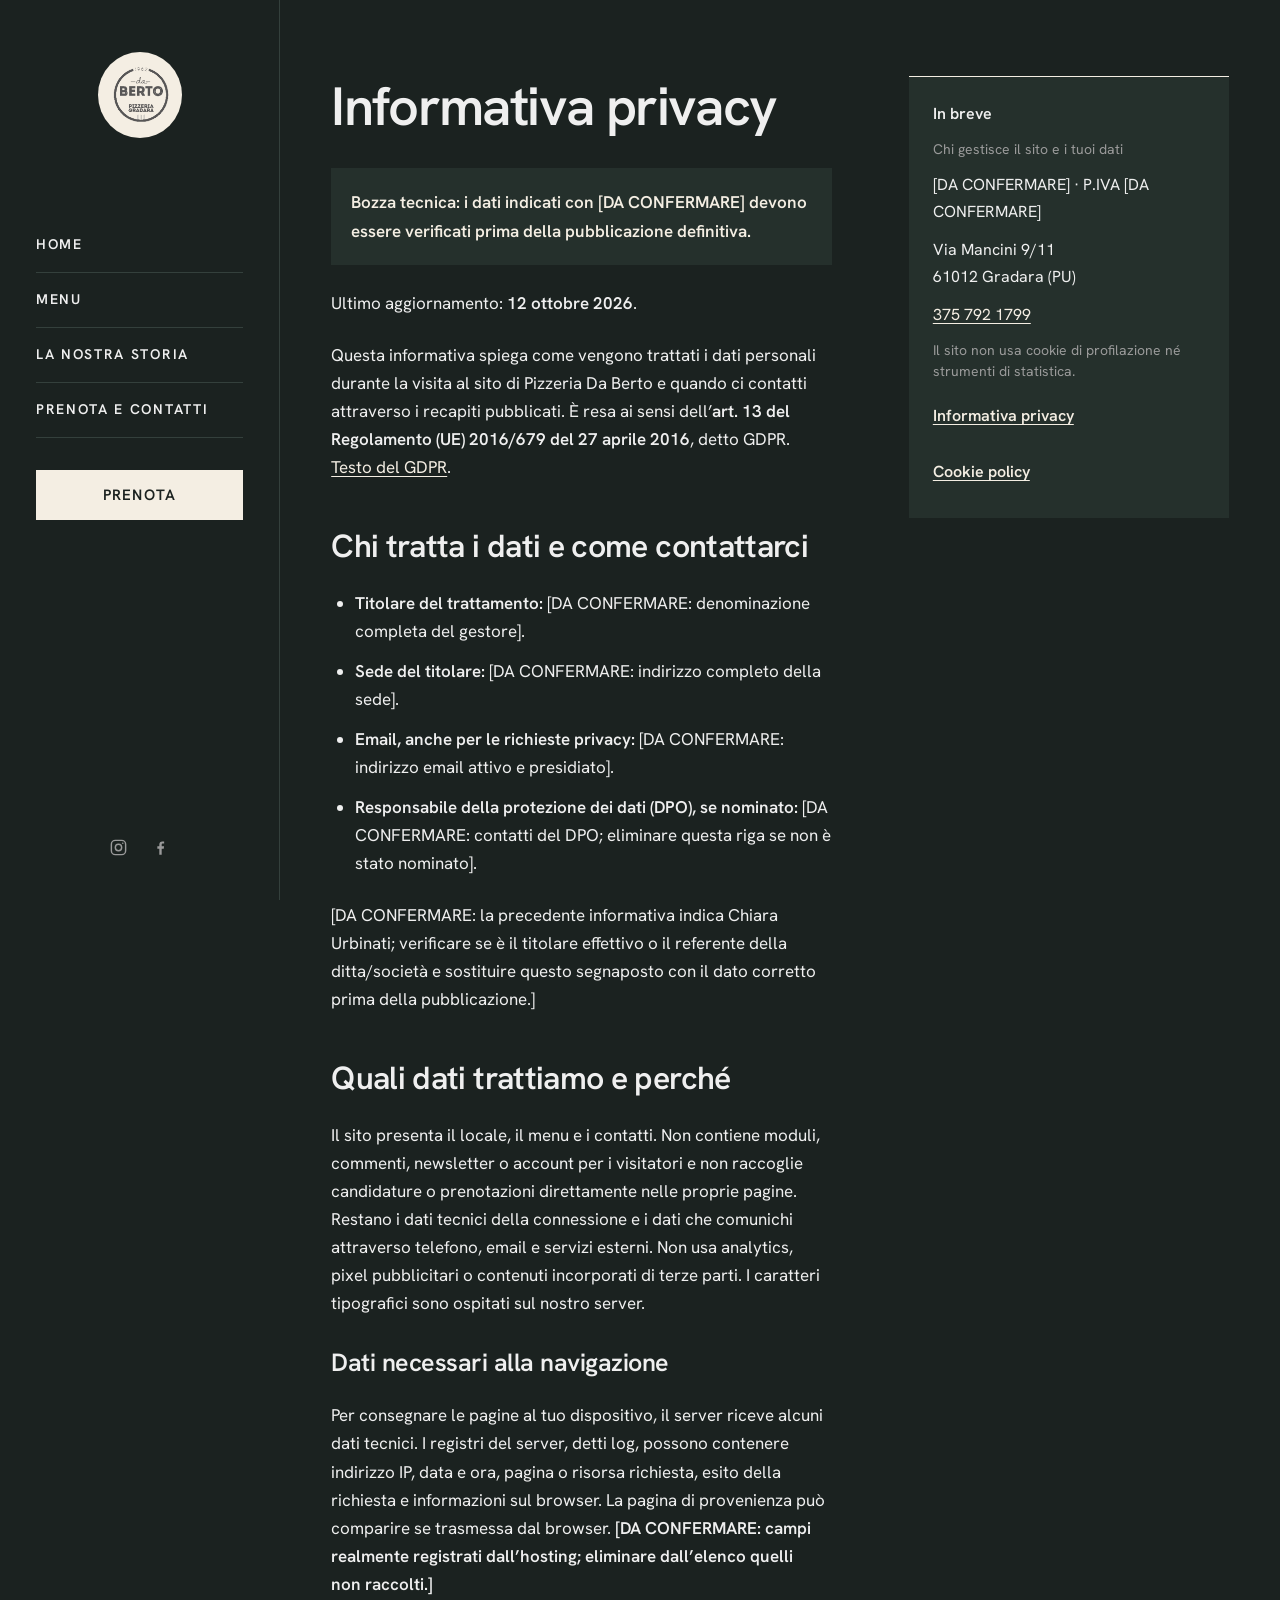
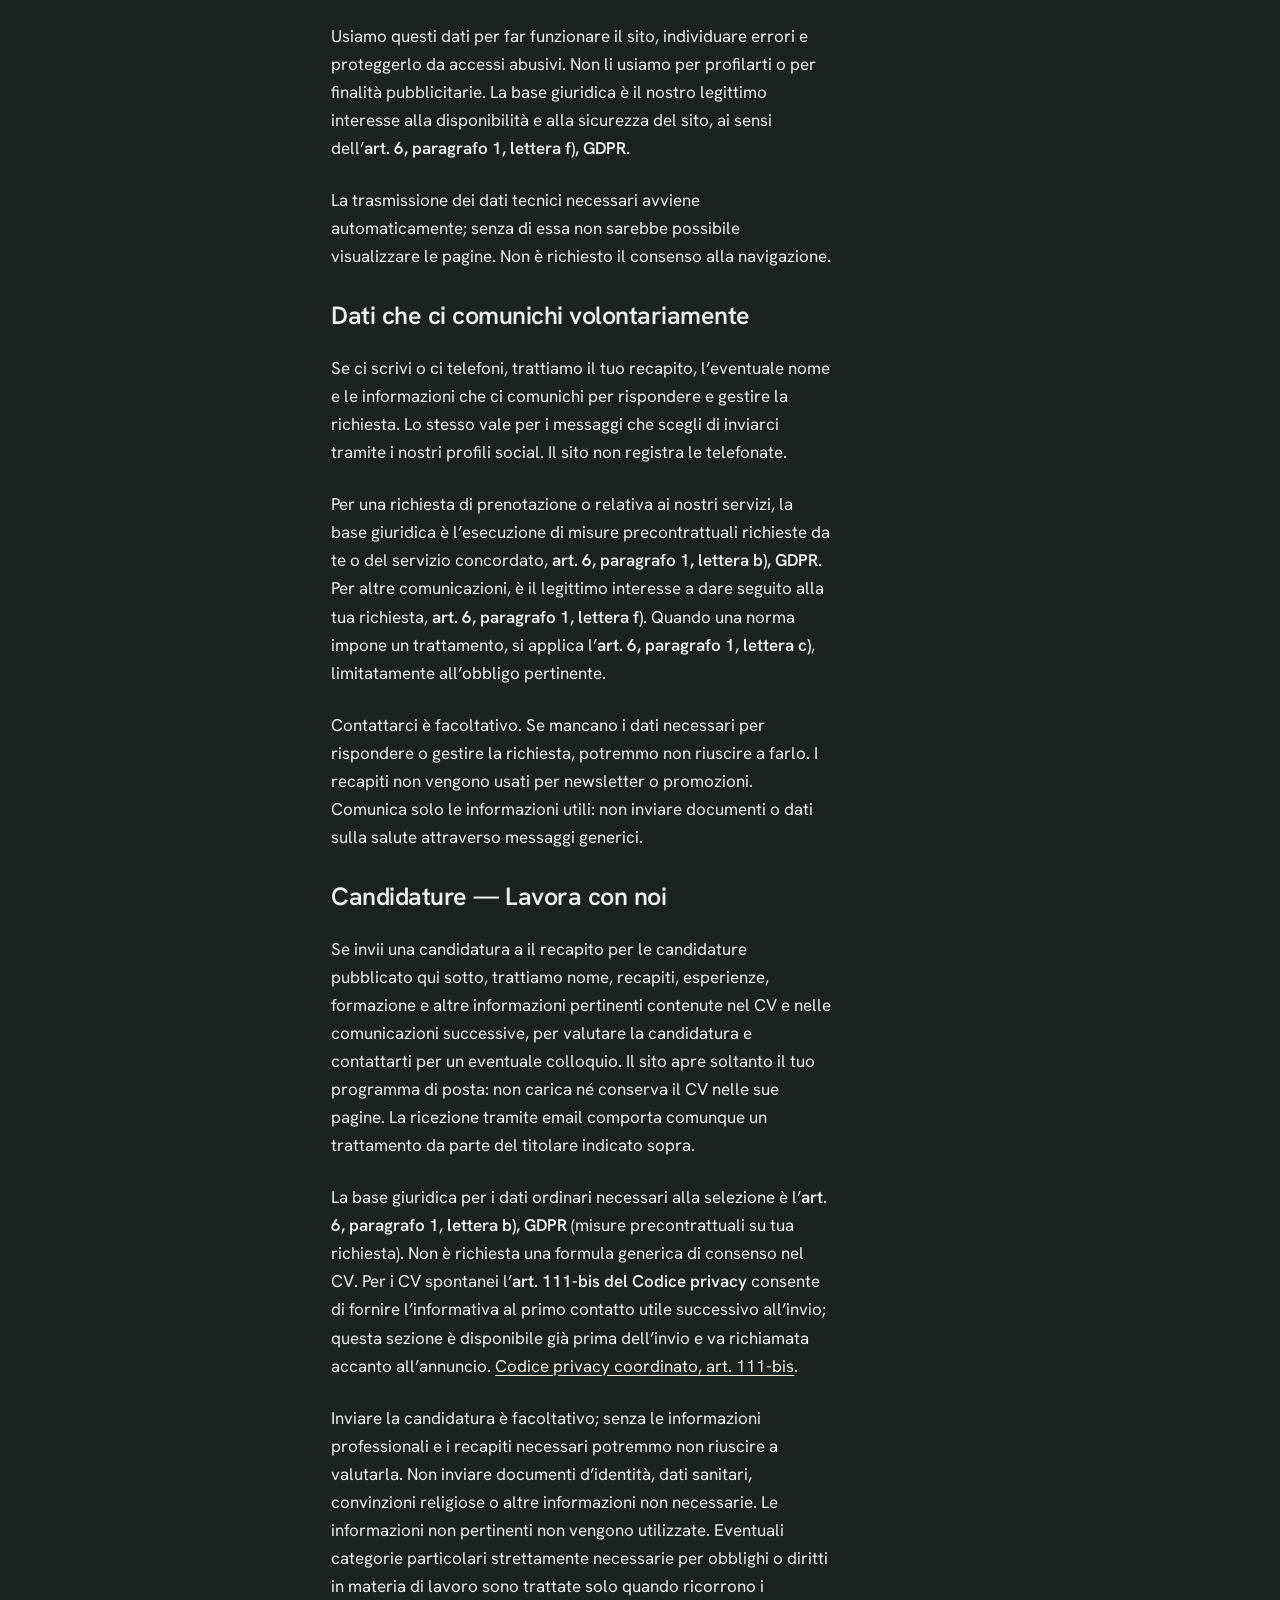
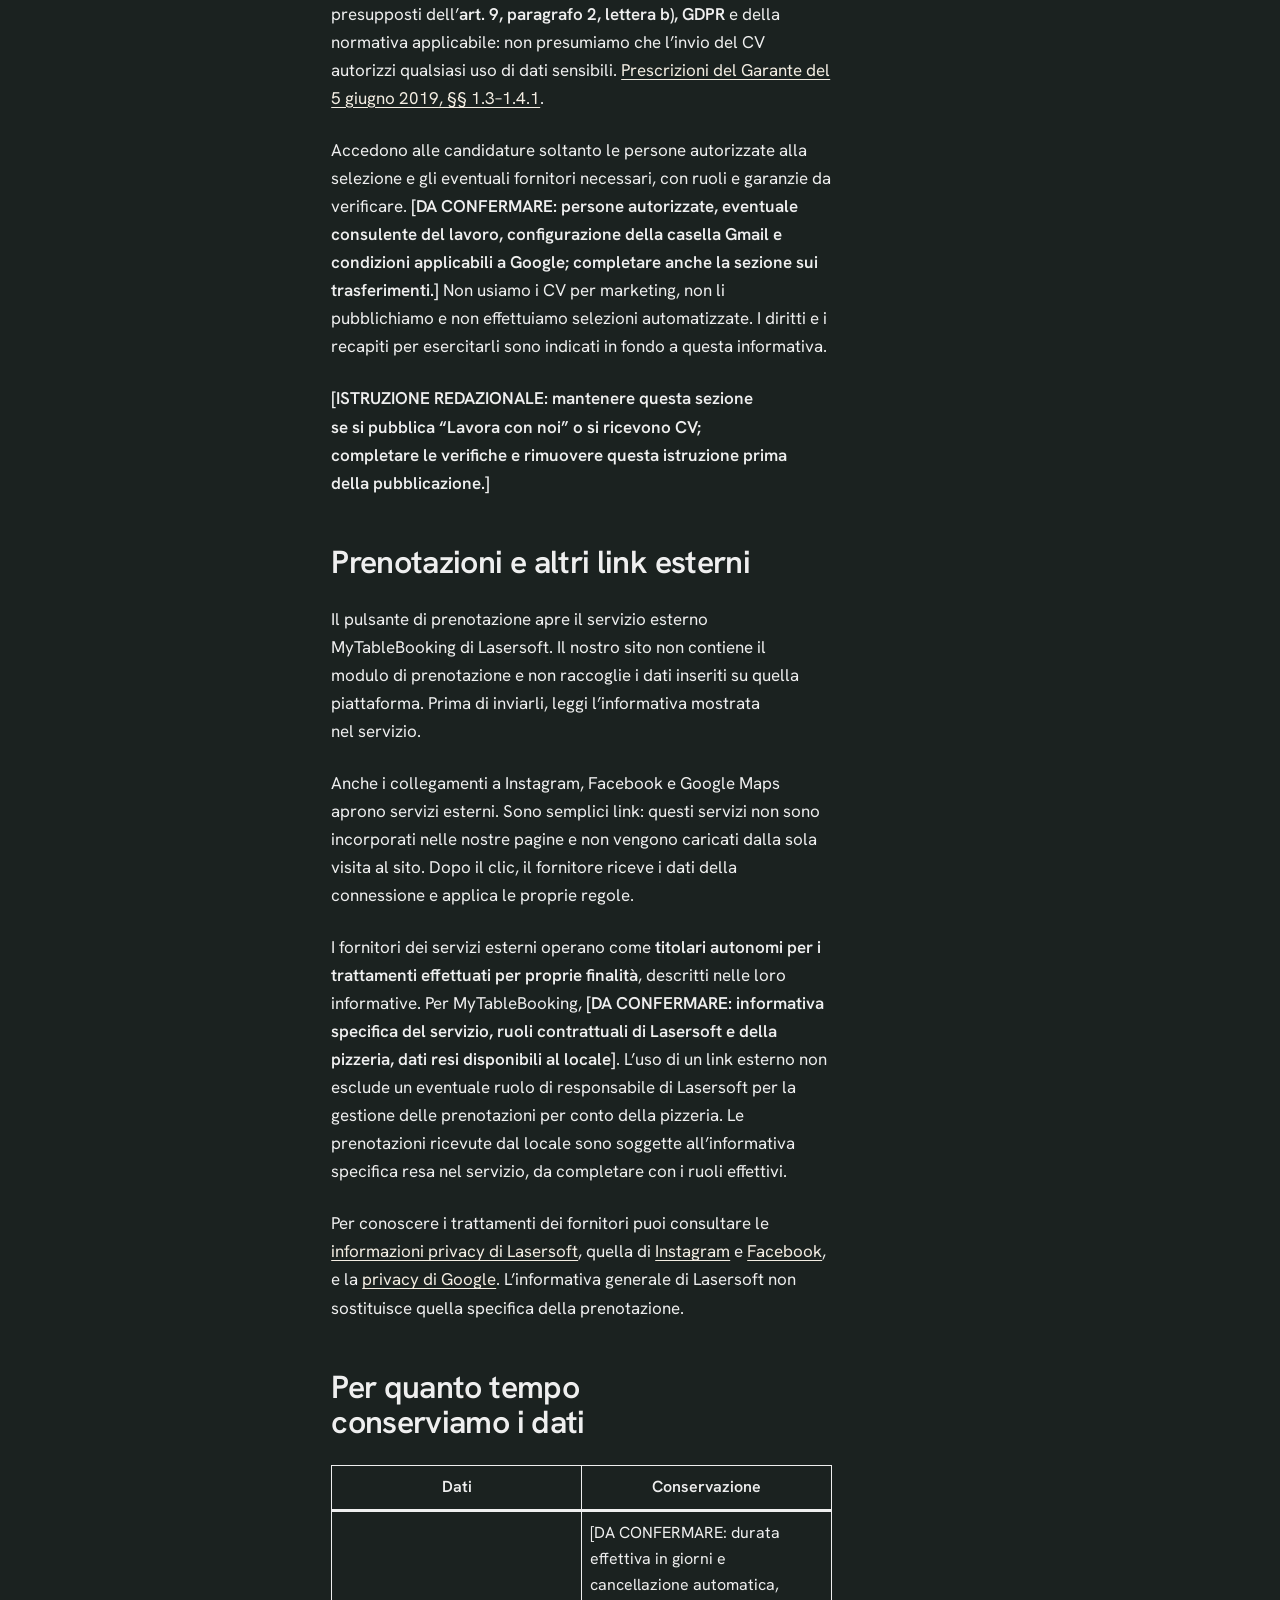
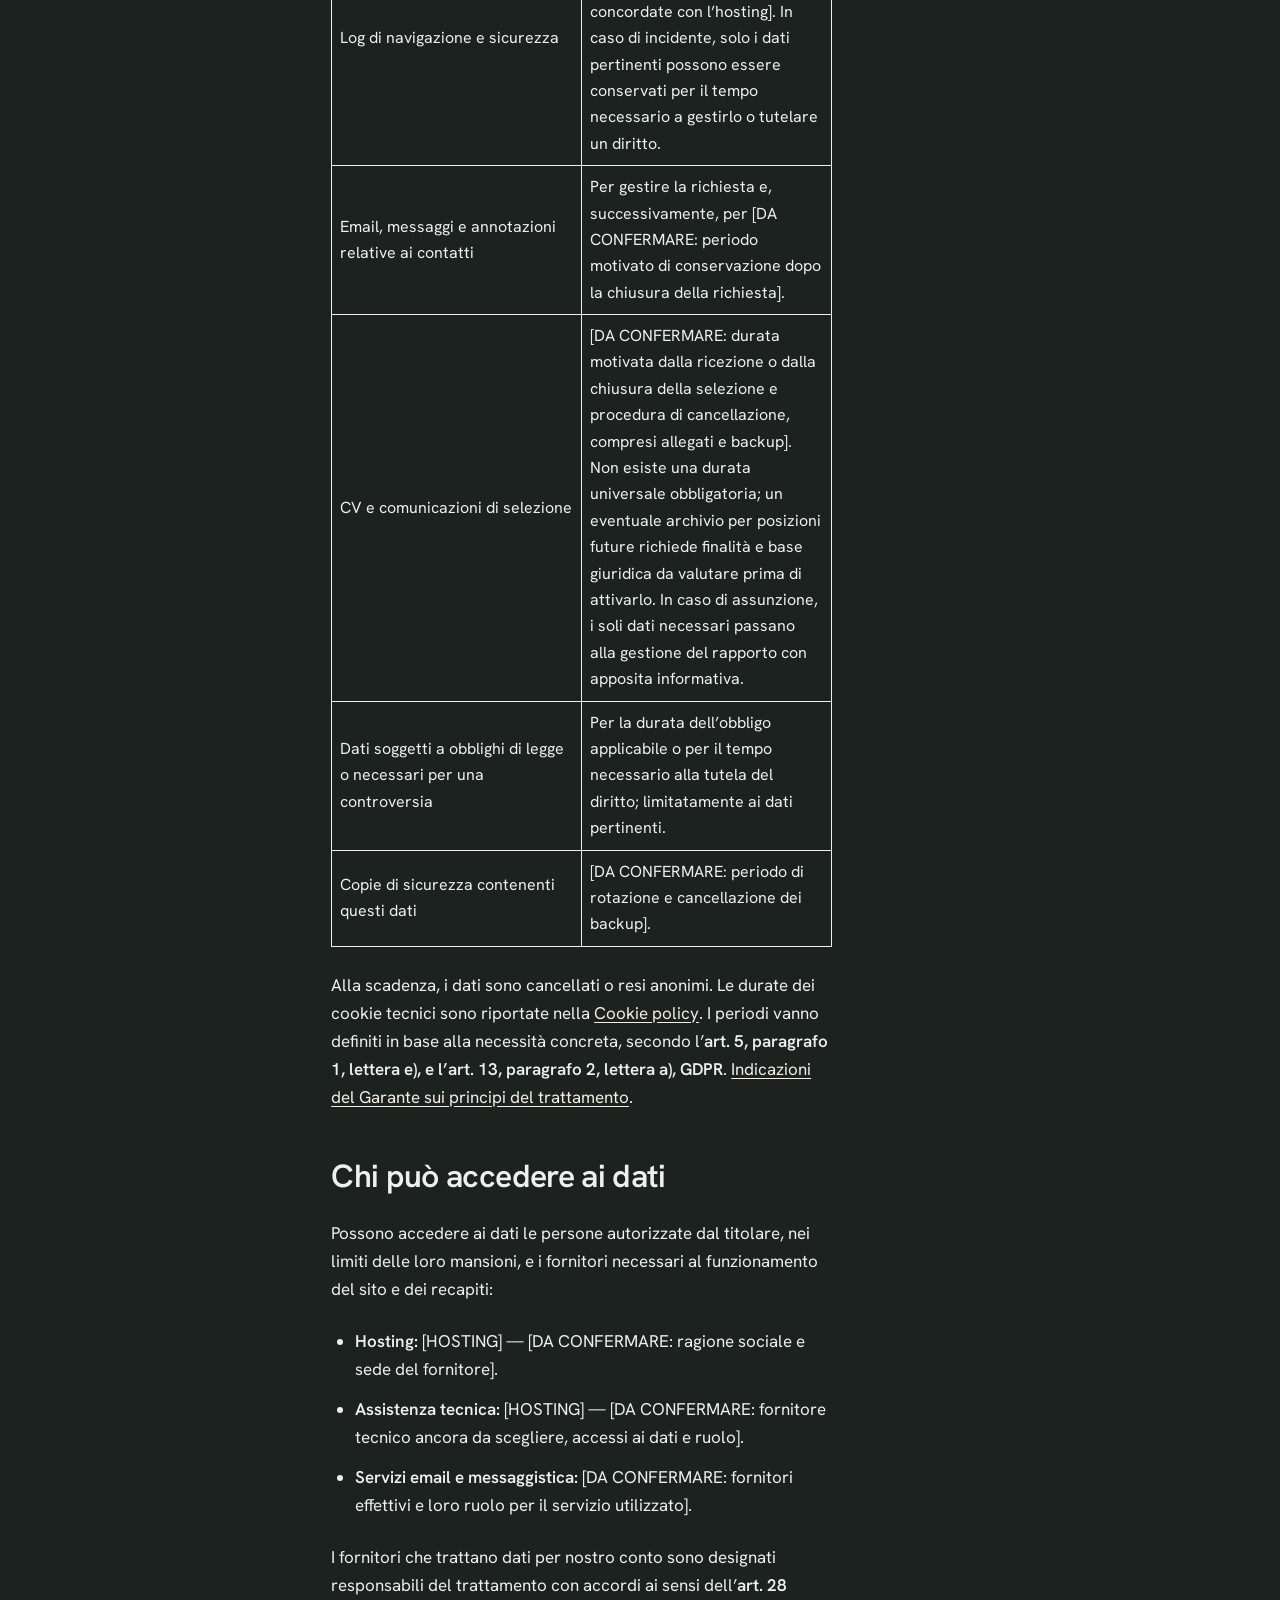
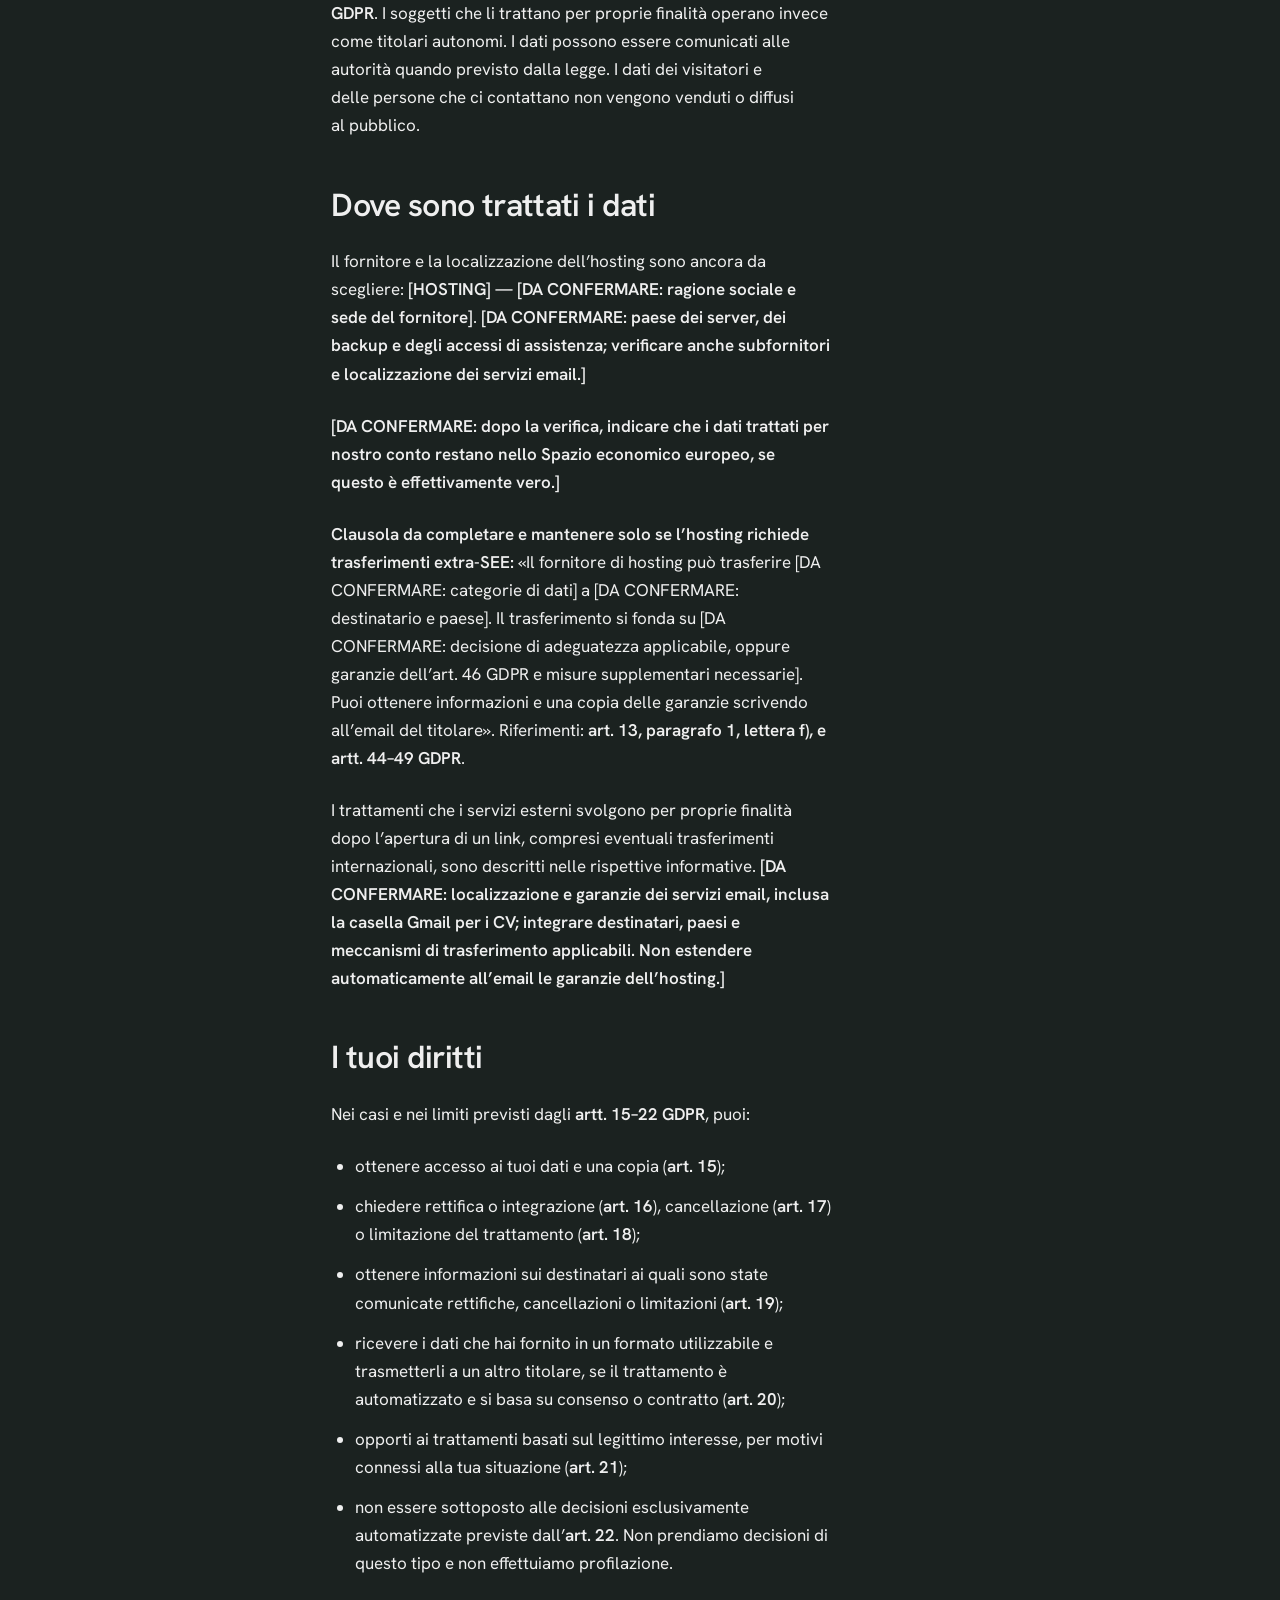
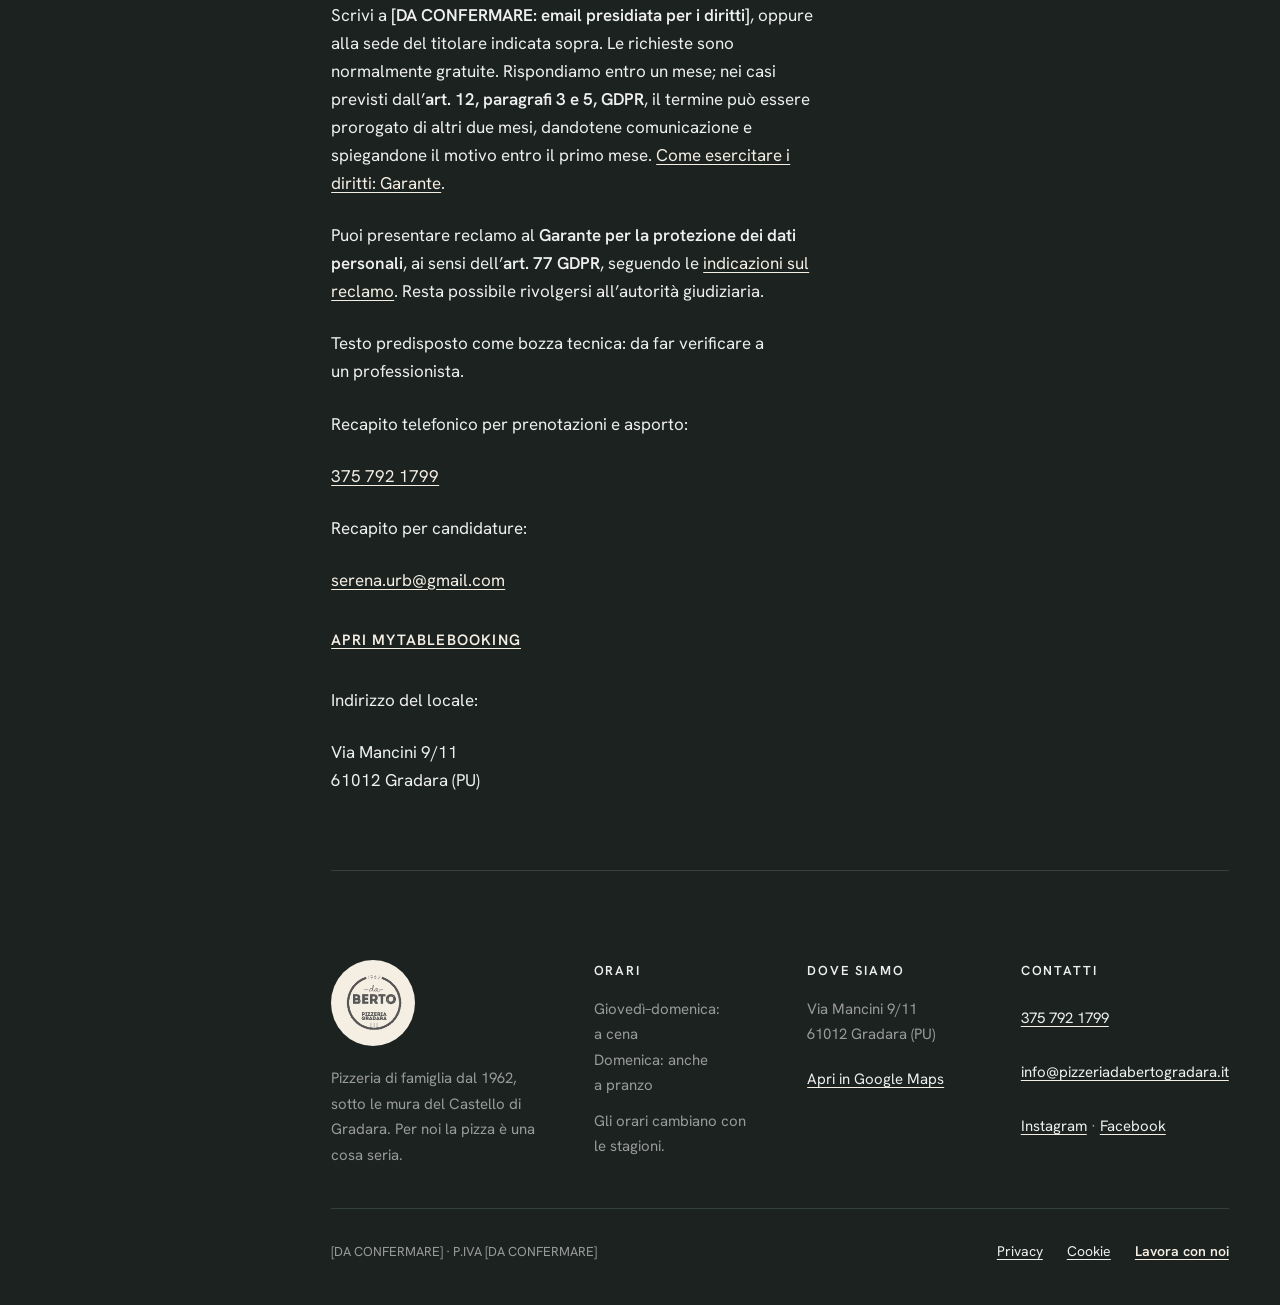
<file: privacy/index.html>
<!DOCTYPE html>
<html lang="it">
<head>
<meta name="robots" content="noindex, nofollow">
	<meta charset="UTF-8" />
	<meta name="viewport" content="width=device-width, initial-scale=1, viewport-fit=cover">
<meta name="theme-color" content="#1B2220">
<script>document.documentElement.classList.add("has-site-js")</script>
<meta name="viewport" content="width=device-width, initial-scale=1" />
<script>document.documentElement.classList.add('js')</script>
<link rel="preload" href="../wp-content/themes/daberto/assets/fonts/hankengrotesk-1.woff2" as="font" type="font/woff2" crossorigin>
<title>Informativa privacy &#8211; Pizzeria Da Berto</title>
<meta name="description" content="Informativa sul trattamento dei dati durante la visita al sito e nei contatti con Pizzeria Da Berto. Bozza tecnica con dati da confermare prima della pubblicazione definitiva.">
<meta property="og:type" content="website">
<meta property="og:locale" content="it_IT">
<meta property="og:site_name" content="Pizzeria Da Berto">
<meta property="og:title" content="Informativa privacy &#8211; Pizzeria Da Berto">
<meta property="og:description" content="Informativa sul trattamento dei dati durante la visita al sito e nei contatti con Pizzeria Da Berto. Bozza tecnica con dati da confermare prima della pubblicazione definitiva.">
<meta property="og:url" content="../privacy/">
<meta property="og:image" content="../wp-content/uploads/2026/10/logo.png">
<style id="wp-block-site-logo-inline-css">
.wp-block-site-logo{box-sizing:border-box;line-height:0}.wp-block-site-logo a{display:inline-block;line-height:0}.wp-block-site-logo.is-default-size img{height:auto;width:120px}.wp-block-site-logo img{height:auto;max-width:100%}.wp-block-site-logo a,.wp-block-site-logo img{border-radius:inherit}.wp-block-site-logo.aligncenter{margin-left:auto;margin-right:auto;text-align:center}:root :where(.wp-block-site-logo.is-style-rounded){border-radius:9999px}
/*# sourceURL=../wp-includes/blocks/site-logo/style.min.css */
</style>
<style id="wp-block-navigation-link-inline-css">
.wp-block-navigation .wp-block-navigation-item__label{overflow-wrap:break-word}.wp-block-navigation .wp-block-navigation-item__description{display:none}.link-ui-tools{outline:1px solid #f0f0f0;padding:8px}.link-ui-block-inserter{padding-top:8px}.link-ui-block-inserter__back{margin-left:8px;text-transform:uppercase}
/*# sourceURL=../wp-includes/blocks/navigation-link/style.min.css */
</style>
<style id="wp-block-navigation-inline-css">
.wp-block-navigation{position:relative}.wp-block-navigation ul{margin-bottom:0;margin-left:0;margin-top:0;padding-left:0}.wp-block-navigation ul,.wp-block-navigation ul li{list-style:none}.wp-block-navigation .wp-block-navigation-item{align-items:center;background-color:inherit;display:flex;position:relative}.wp-block-navigation .wp-block-navigation-item .wp-block-navigation__submenu-container:empty{display:none}.wp-block-navigation .wp-block-navigation-item__content{display:block;z-index:1}.wp-block-navigation .wp-block-navigation-item__content.wp-block-navigation-item__content{color:inherit}.wp-block-navigation.has-text-decoration-underline .wp-block-navigation-item__content,.wp-block-navigation.has-text-decoration-underline .wp-block-navigation-item__content:active,.wp-block-navigation.has-text-decoration-underline .wp-block-navigation-item__content:focus{text-decoration:underline}.wp-block-navigation.has-text-decoration-line-through .wp-block-navigation-item__content,.wp-block-navigation.has-text-decoration-line-through .wp-block-navigation-item__content:active,.wp-block-navigation.has-text-decoration-line-through .wp-block-navigation-item__content:focus{text-decoration:line-through}.wp-block-navigation :where(a),.wp-block-navigation :where(a:active),.wp-block-navigation :where(a:focus){text-decoration:none}.wp-block-navigation .wp-block-navigation__submenu-icon{align-self:center;background-color:inherit;border:none;color:currentColor;display:inline-block;font-size:inherit;height:.6em;line-height:0;margin-left:.25em;padding:0;width:.6em}.wp-block-navigation .wp-block-navigation__submenu-icon svg{stroke:currentColor;display:inline-block;height:inherit;margin-top:.075em;width:inherit}.wp-block-navigation{--navigation-layout-justification-setting:flex-start;--navigation-layout-direction:row;--navigation-layout-wrap:wrap;--navigation-layout-justify:flex-start;--navigation-layout-align:center}.wp-block-navigation.is-vertical{--navigation-layout-direction:column;--navigation-layout-justify:initial;--navigation-layout-align:flex-start}.wp-block-navigation.no-wrap{--navigation-layout-wrap:nowrap}.wp-block-navigation.items-justified-center{--navigation-layout-justification-setting:center;--navigation-layout-justify:center}.wp-block-navigation.items-justified-center.is-vertical{--navigation-layout-align:center}.wp-block-navigation.items-justified-right{--navigation-layout-justification-setting:flex-end;--navigation-layout-justify:flex-end}.wp-block-navigation.items-justified-right.is-vertical{--navigation-layout-align:flex-end}.wp-block-navigation.items-justified-space-between{--navigation-layout-justification-setting:space-between;--navigation-layout-justify:space-between}:where(.wp-block-navigation) ul li{padding:0}.wp-block-navigation .has-child .wp-block-navigation__submenu-container{align-items:normal;background-color:inherit;color:inherit;display:flex;flex-direction:column;opacity:0;position:absolute;z-index:2}@media not (prefers-reduced-motion){.wp-block-navigation .has-child .wp-block-navigation__submenu-container{transition:opacity .1s linear}}.wp-block-navigation .has-child .wp-block-navigation__submenu-container{height:0;overflow:hidden;visibility:hidden;width:0}.wp-block-navigation .has-child .wp-block-navigation__submenu-container>.wp-block-navigation-item>.wp-block-navigation-item__content{display:flex;flex-grow:1;padding:.5em 1em}.wp-block-navigation .has-child .wp-block-navigation__submenu-container>.wp-block-navigation-item>.wp-block-navigation-item__content .wp-block-navigation__submenu-icon{margin-left:auto;margin-right:0}.wp-block-navigation .has-child .wp-block-navigation__submenu-container .wp-block-navigation-item__content{margin:0}.wp-block-navigation .has-child .wp-block-navigation__submenu-container{left:-1px;top:100%}@media (min-width:782px){.wp-block-navigation .has-child .wp-block-navigation__submenu-container .wp-block-navigation__submenu-container{left:100%;top:-1px}.wp-block-navigation .has-child .wp-block-navigation__submenu-container .wp-block-navigation__submenu-container:before{background:transparent;content:"";display:block;height:100%;position:absolute;right:100%;width:.5em}.wp-block-navigation .has-child .wp-block-navigation__submenu-container .wp-block-navigation__submenu-icon{margin-right:.25em}.wp-block-navigation .has-child .wp-block-navigation__submenu-container .wp-block-navigation__submenu-icon svg{transform:rotate(-90deg)}}@media (hover:hover){.wp-block-navigation .has-child:not(.open-on-click):hover>.wp-block-navigation__submenu-container{height:auto;min-width:200px;opacity:1;overflow:visible;visibility:visible;width:auto}}.wp-block-navigation .has-child .wp-block-navigation-submenu__toggle[aria-expanded=true]~.wp-block-navigation__submenu-container,.wp-block-navigation .has-child:not(.open-on-click):not(.open-on-hover-click):focus-within>.wp-block-navigation__submenu-container{height:auto;min-width:200px;opacity:1;overflow:visible;visibility:visible;width:auto}.wp-block-navigation .has-child.open-always{align-items:var(--navigation-layout-align,initial);flex-direction:var(--navigation-layout-direction,initial);flex-wrap:var(--navigation-layout-wrap,wrap);gap:var(--wp--style--block-gap,2em)}.wp-block-navigation .has-child.open-always,.wp-block-navigation .has-child.open-always .wp-block-navigation-item{justify-content:var(--navigation-layout-justify,initial)}.wp-block-navigation .has-child.open-always .wp-block-navigation__submenu-container,.wp-block-navigation .has-child.open-always.wp-block-navigation-submenu{gap:var(--wp--style--block-gap,2em)}.wp-block-navigation .has-child.open-always .wp-block-navigation-item,.wp-block-navigation .has-child.open-always .wp-block-navigation__submenu-container,.wp-block-navigation .has-child.open-always.wp-block-navigation-submenu{padding-bottom:0;padding-top:0}.wp-block-navigation .has-child.open-always .wp-block-navigation__submenu-container{padding-left:var(--wp--style--block-gap,2em);padding-right:var(--wp--style--block-gap,2em)}.wp-block-navigation .has-child.open-always .wp-block-navigation__submenu-container .wp-block-navigation-item__content{padding:0}.wp-block-navigation .has-child.open-always .wp-block-navigation__submenu-container>.wp-block-navigation-item>.wp-block-navigation-item__content,.wp-block-navigation .has-child.open-always>.wp-block-navigation-item__content{flex-grow:0}.wp-block-navigation .has-child.open-always>.wp-block-navigation__submenu-container{background-color:transparent;border:none;color:inherit;flex-basis:100%;height:auto;opacity:1;overflow:visible;position:static;visibility:visible;width:auto}.wp-block-navigation.has-background .has-child .wp-block-navigation__submenu-container{left:0;top:100%}@media (min-width:782px){.wp-block-navigation.has-background .has-child .wp-block-navigation__submenu-container .wp-block-navigation__submenu-container{left:100%;top:0}}.wp-block-navigation-submenu{display:flex;position:relative}.wp-block-navigation-submenu .wp-block-navigation__submenu-icon svg{stroke:currentColor}button.wp-block-navigation-item__content{background-color:transparent;border:none;color:currentColor;font-family:inherit;font-size:inherit;font-style:inherit;font-weight:inherit;letter-spacing:inherit;line-height:inherit;text-align:left;text-transform:inherit}.wp-block-navigation-submenu__toggle{cursor:pointer}.wp-block-navigation-submenu__toggle[aria-expanded=true]+.wp-block-navigation__submenu-icon>svg,.wp-block-navigation-submenu__toggle[aria-expanded=true]>svg{transform:rotate(180deg)}.wp-block-navigation-item.open-on-click .wp-block-navigation-submenu__toggle{padding-left:0;padding-right:.85em}.wp-block-navigation-item.open-on-click .wp-block-navigation-submenu__toggle+.wp-block-navigation__submenu-icon{margin-left:-.6em;pointer-events:none}.wp-block-navigation-item.open-on-click button.wp-block-navigation-item__content:not(.wp-block-navigation-submenu__toggle){padding:0}.wp-block-navigation .wp-block-page-list,.wp-block-navigation__container,.wp-block-navigation__responsive-close,.wp-block-navigation__responsive-container,.wp-block-navigation__responsive-container-content,.wp-block-navigation__responsive-dialog{gap:inherit}:where(.wp-block-navigation.has-background .wp-block-navigation-item a:not(.wp-element-button)),:where(.wp-block-navigation.has-background .wp-block-navigation-submenu a:not(.wp-element-button)){padding:.5em 1em}:where(.wp-block-navigation .wp-block-navigation__submenu-container .wp-block-navigation-item a:not(.wp-element-button)),:where(.wp-block-navigation .wp-block-navigation__submenu-container .wp-block-navigation-submenu a:not(.wp-element-button)),:where(.wp-block-navigation .wp-block-navigation__submenu-container .wp-block-navigation-submenu button.wp-block-navigation-item__content),:where(.wp-block-navigation .wp-block-navigation__submenu-container .wp-block-pages-list__item button.wp-block-navigation-item__content){padding:.5em 1em}.wp-block-navigation.items-justified-right .wp-block-navigation__container .has-child .wp-block-navigation__submenu-container,.wp-block-navigation.items-justified-right .wp-block-page-list>.has-child .wp-block-navigation__submenu-container,.wp-block-navigation.items-justified-space-between .wp-block-page-list>.has-child:last-child .wp-block-navigation__submenu-container,.wp-block-navigation.items-justified-space-between>.wp-block-navigation__container>.has-child:last-child .wp-block-navigation__submenu-container{left:auto;right:0}.wp-block-navigation.items-justified-right .wp-block-navigation__container .has-child .wp-block-navigation__submenu-container .wp-block-navigation__submenu-container,.wp-block-navigation.items-justified-right .wp-block-page-list>.has-child .wp-block-navigation__submenu-container .wp-block-navigation__submenu-container,.wp-block-navigation.items-justified-space-between .wp-block-page-list>.has-child:last-child .wp-block-navigation__submenu-container .wp-block-navigation__submenu-container,.wp-block-navigation.items-justified-space-between>.wp-block-navigation__container>.has-child:last-child .wp-block-navigation__submenu-container .wp-block-navigation__submenu-container{left:-1px;right:-1px}@media (min-width:782px){.wp-block-navigation.items-justified-right .wp-block-navigation__container .has-child .wp-block-navigation__submenu-container .wp-block-navigation__submenu-container,.wp-block-navigation.items-justified-right .wp-block-page-list>.has-child .wp-block-navigation__submenu-container .wp-block-navigation__submenu-container,.wp-block-navigation.items-justified-space-between .wp-block-page-list>.has-child:last-child .wp-block-navigation__submenu-container .wp-block-navigation__submenu-container,.wp-block-navigation.items-justified-space-between>.wp-block-navigation__container>.has-child:last-child .wp-block-navigation__submenu-container .wp-block-navigation__submenu-container{left:auto;right:100%}}.wp-block-navigation:not(.has-background) .wp-block-navigation__submenu-container{background-color:#fff;border:1px solid rgba(0,0,0,.15)}.wp-block-navigation.has-background .wp-block-navigation__submenu-container{background-color:inherit}.wp-block-navigation:not(.has-text-color) .wp-block-navigation__submenu-container{color:#000}.wp-block-navigation__container{align-items:var(--navigation-layout-align,initial);display:flex;flex-direction:var(--navigation-layout-direction,initial);flex-wrap:var(--navigation-layout-wrap,wrap);justify-content:var(--navigation-layout-justify,initial);list-style:none;margin:0;padding-left:0}.wp-block-navigation__container .is-responsive{display:none}.wp-block-navigation__container:only-child,.wp-block-page-list:only-child{flex-grow:1}@keyframes overlay-menu__fade-in-animation{0%{opacity:0;transform:translateY(.5em)}to{opacity:1;transform:translateY(0)}}.wp-block-navigation__responsive-container{bottom:0;display:none;left:0;position:fixed;right:0;top:0}.wp-block-navigation__responsive-container :where(.wp-block-navigation-item a){color:inherit}.wp-block-navigation__responsive-container .wp-block-navigation__responsive-container-content{align-items:var(--navigation-layout-align,initial);display:flex;flex-direction:var(--navigation-layout-direction,initial);flex-wrap:var(--navigation-layout-wrap,wrap);justify-content:var(--navigation-layout-justify,initial)}.wp-block-navigation__responsive-container:not(.is-menu-open.is-menu-open){background-color:inherit!important;color:inherit!important}.wp-block-navigation__responsive-container.is-menu-open{background-color:inherit;display:flex;flex-direction:column}@media not (prefers-reduced-motion){.wp-block-navigation__responsive-container.is-menu-open{animation:overlay-menu__fade-in-animation .1s ease-out;animation-fill-mode:forwards}}.wp-block-navigation__responsive-container.is-menu-open:not(.disable-default-overlay){padding:clamp(1rem,var(--wp--style--root--padding-top),20rem) clamp(1rem,var(--wp--style--root--padding-right),20rem) clamp(1rem,var(--wp--style--root--padding-bottom),20rem) clamp(1rem,var(--wp--style--root--padding-left),20rem)}.wp-block-navigation__responsive-container.is-menu-open{overflow:auto;z-index:100000}.wp-block-navigation__responsive-container.is-menu-open:not(.disable-default-overlay) .wp-block-navigation__responsive-container-content{padding-top:calc(2rem + 24px)}.wp-block-navigation__responsive-container.is-menu-open:where(:not(.disable-default-overlay)) .wp-block-navigation__responsive-container-content{align-items:var(--navigation-layout-justification-setting,inherit);display:flex;flex-direction:column;flex-wrap:nowrap;overflow:visible}.wp-block-navigation__responsive-container.is-menu-open:where(:not(.disable-default-overlay)) .wp-block-navigation__responsive-container-content,.wp-block-navigation__responsive-container.is-menu-open:where(:not(.disable-default-overlay)) .wp-block-navigation__responsive-container-content .wp-block-navigation__container,.wp-block-navigation__responsive-container.is-menu-open:where(:not(.disable-default-overlay)) .wp-block-navigation__responsive-container-content .wp-block-page-list{justify-content:flex-start}.wp-block-navigation__responsive-container.is-menu-open:where(:not(.disable-default-overlay)) .wp-block-navigation__responsive-container-content .wp-block-navigation__submenu-icon{display:none}.wp-block-navigation__responsive-container.is-menu-open:where(:not(.disable-default-overlay)) .wp-block-navigation__responsive-container-content .has-child .wp-block-navigation__submenu-container{border:none;height:auto;min-width:200px;opacity:1;overflow:initial;padding-left:2rem;padding-right:2rem;position:static;visibility:visible;width:auto}.wp-block-navigation__responsive-container.is-menu-open:where(:not(.disable-default-overlay)) .wp-block-navigation__responsive-container-content .wp-block-navigation__container,.wp-block-navigation__responsive-container.is-menu-open:where(:not(.disable-default-overlay)) .wp-block-navigation__responsive-container-content .wp-block-navigation__submenu-container{gap:inherit}.wp-block-navigation__responsive-container.is-menu-open:where(:not(.disable-default-overlay)) .wp-block-navigation__responsive-container-content .wp-block-navigation__submenu-container{padding-top:var(--wp--style--block-gap,2em)}.wp-block-navigation__responsive-container.is-menu-open:where(:not(.disable-default-overlay)) .wp-block-navigation__responsive-container-content .wp-block-navigation-item__content{padding:0}.wp-block-navigation__responsive-container.is-menu-open:where(:not(.disable-default-overlay)) .wp-block-navigation__responsive-container-content .wp-block-navigation-item,.wp-block-navigation__responsive-container.is-menu-open:where(:not(.disable-default-overlay)) .wp-block-navigation__responsive-container-content .wp-block-navigation__container,.wp-block-navigation__responsive-container.is-menu-open:where(:not(.disable-default-overlay)) .wp-block-navigation__responsive-container-content .wp-block-page-list{align-items:var(--navigation-layout-justification-setting,initial);display:flex;flex-direction:column}.wp-block-navigation__responsive-container.is-menu-open:where(:not(.disable-default-overlay)) .wp-block-navigation-item,.wp-block-navigation__responsive-container.is-menu-open:where(:not(.disable-default-overlay)) .wp-block-navigation-item .wp-block-navigation__submenu-container,.wp-block-navigation__responsive-container.is-menu-open:where(:not(.disable-default-overlay)) .wp-block-navigation__container,.wp-block-navigation__responsive-container.is-menu-open:where(:not(.disable-default-overlay)) .wp-block-page-list{background:transparent!important;color:inherit!important}.wp-block-navigation__responsive-container.is-menu-open:where(:not(.disable-default-overlay)) .wp-block-navigation__submenu-container.wp-block-navigation__submenu-container.wp-block-navigation__submenu-container.wp-block-navigation__submenu-container{left:auto;right:auto}.wp-block-navigation__responsive-container.disable-default-overlay .wp-block-navigation__overlay-container{display:none;width:100%}.wp-block-navigation__responsive-container.disable-default-overlay .wp-block-navigation__responsive-close{max-width:none}.wp-block-navigation__responsive-container.disable-default-overlay.is-menu-open .wp-block-navigation__responsive-container-content>:not(.wp-block-navigation__overlay-container){display:none}.wp-block-navigation__responsive-container.disable-default-overlay.is-menu-open .wp-block-navigation__responsive-container-content .wp-block-navigation__overlay-container{display:block}.wp-block-navigation__responsive-container.disable-default-overlay.is-menu-open .wp-block-navigation__responsive-container-content .wp-block-navigation__overlay-container .wp-block-navigation__submenu-container{left:0;right:auto}@media (min-width:600px){.wp-block-navigation__responsive-container:not(.hidden-by-default):not(.is-menu-open){background-color:inherit;display:block;position:relative;width:100%;z-index:auto}.wp-block-navigation__responsive-container:not(.hidden-by-default):not(.is-menu-open) .wp-block-navigation__responsive-container-close{display:none}.wp-block-navigation__responsive-container.is-menu-open .wp-block-navigation__submenu-container.wp-block-navigation__submenu-container.wp-block-navigation__submenu-container.wp-block-navigation__submenu-container{left:0}}.wp-block-navigation:not(.has-background) .wp-block-navigation__responsive-container.is-menu-open:not(.disable-default-overlay){background-color:#fff}.wp-block-navigation:not(.has-text-color) .wp-block-navigation__responsive-container.is-menu-open:not(.disable-default-overlay){color:#000}.wp-block-navigation__toggle_button_label{font-size:1rem;font-weight:700}.wp-block-navigation__responsive-container-close,.wp-block-navigation__responsive-container-open{background:transparent;border:none;color:currentColor;cursor:pointer;margin:0;padding:0;text-transform:inherit;vertical-align:middle}.wp-block-navigation__responsive-container-close svg,.wp-block-navigation__responsive-container-open svg{fill:currentColor;display:block;height:24px;pointer-events:none;width:24px}.wp-block-navigation__responsive-container-open{display:flex}.wp-block-navigation__responsive-container-open.wp-block-navigation__responsive-container-open.wp-block-navigation__responsive-container-open{font-family:inherit;font-size:inherit;font-weight:inherit}@media (min-width:600px){.wp-block-navigation__responsive-container-open:not(.always-shown){display:none}}.wp-block-navigation__responsive-container-close{position:absolute;right:0;top:0;z-index:2}.wp-block-navigation__responsive-container-close.wp-block-navigation__responsive-container-close.wp-block-navigation__responsive-container-close{font-family:inherit;font-size:inherit;font-weight:inherit}.disable-default-overlay .wp-block-navigation__responsive-container-close{right:clamp(1rem,var(--wp--style--root--padding-left),20rem);top:clamp(1rem,var(--wp--style--root--padding-left),20rem)}.wp-block-navigation__responsive-close{width:100%}.has-modal-open .wp-block-navigation__responsive-close{margin-left:auto;margin-right:auto;max-width:var(--wp--style--global--wide-size,100%)}.wp-block-navigation__responsive-close:focus{outline:none}.is-menu-open .wp-block-navigation__responsive-close,.is-menu-open .wp-block-navigation__responsive-container-content,.is-menu-open .wp-block-navigation__responsive-dialog{box-sizing:border-box}.wp-block-navigation__responsive-dialog{position:relative}.has-modal-open .admin-bar .is-menu-open:where(:not(.disable-default-overlay)) .wp-block-navigation__responsive-dialog{margin-top:46px}@media (min-width:782px){.has-modal-open .admin-bar .is-menu-open:where(:not(.disable-default-overlay)) .wp-block-navigation__responsive-dialog{margin-top:32px}}html.has-modal-open{overflow:hidden}
/*# sourceURL=../wp-includes/blocks/navigation/style.min.css */
</style>
<style id="wp-block-button-inline-css">
.wp-block-button__link{align-content:center;box-sizing:border-box;cursor:pointer;display:inline-block;height:100%;text-align:center;word-break:break-word}.wp-block-button__link.aligncenter{text-align:center}.wp-block-button__link.alignright{text-align:right}:where(.wp-block-button__link){border-radius:9999px;box-shadow:none;padding:calc(.667em + 2px) calc(1.333em + 2px);text-decoration:none}.wp-block-button[style*=text-decoration] .wp-block-button__link{text-decoration:inherit}.wp-block-buttons>.wp-block-button.has-custom-width{max-width:none}.wp-block-buttons>.wp-block-button.has-custom-width .wp-block-button__link{width:100%}.wp-block-buttons>.wp-block-button.has-custom-font-size .wp-block-button__link{font-size:inherit}.wp-block-buttons>.wp-block-button[class*=wp-block-button__width]{width:calc(var(--wp--block-button--width)*1% - var(--wp--style--block-gap, .5em)*(1 - var(--wp--block-button--width)/100))}.wp-block-buttons>.wp-block-button.wp-block-button__width-25{width:calc(25% - var(--wp--style--block-gap, .5em)*.75)}.wp-block-buttons>.wp-block-button.wp-block-button__width-50{width:calc(50% - var(--wp--style--block-gap, .5em)*.5)}.wp-block-buttons>.wp-block-button.wp-block-button__width-75{width:calc(75% - var(--wp--style--block-gap, .5em)*.25)}.wp-block-buttons>.wp-block-button.wp-block-button__width-100{flex-basis:100%;width:100%}.wp-block-buttons.is-vertical>.wp-block-button[class*=wp-block-button__width]{width:calc(var(--wp--block-button--width)*1%)}.wp-block-buttons.is-vertical>.wp-block-button.wp-block-button__width-25{width:25%}.wp-block-buttons.is-vertical>.wp-block-button.wp-block-button__width-50{width:50%}.wp-block-buttons.is-vertical>.wp-block-button.wp-block-button__width-75{width:75%}.wp-block-button.is-style-squared,.wp-block-button__link.wp-block-button.is-style-squared{border-radius:0}.wp-block-button.no-border-radius,.wp-block-button__link.no-border-radius{border-radius:0!important}:root :where(.wp-block-button .wp-block-button__link.is-style-outline),:root :where(.wp-block-button.is-style-outline>.wp-block-button__link){border:2px solid;padding:.667em 1.333em}:root :where(.wp-block-button .wp-block-button__link.is-style-outline:not(.has-text-color)),:root :where(.wp-block-button.is-style-outline>.wp-block-button__link:not(.has-text-color)){color:currentColor}:root :where(.wp-block-button .wp-block-button__link.is-style-outline:not(.has-background)),:root :where(.wp-block-button.is-style-outline>.wp-block-button__link:not(.has-background)){background-color:transparent;background-image:none}
/*# sourceURL=../wp-includes/blocks/button/style.min.css */
</style>
<style id="wp-block-buttons-inline-css">
.wp-block-buttons{box-sizing:border-box}.wp-block-buttons.is-vertical{flex-direction:column}.wp-block-buttons.is-vertical>.wp-block-button:last-child{margin-bottom:0}.wp-block-buttons>.wp-block-button{display:inline-block;margin:0}.wp-block-buttons.is-content-justification-left{justify-content:flex-start}.wp-block-buttons.is-content-justification-left.is-vertical{align-items:flex-start}.wp-block-buttons.is-content-justification-center{justify-content:center}.wp-block-buttons.is-content-justification-center.is-vertical{align-items:center}.wp-block-buttons.is-content-justification-right{justify-content:flex-end}.wp-block-buttons.is-content-justification-right.is-vertical{align-items:flex-end}.wp-block-buttons.is-content-justification-space-between{justify-content:space-between}.wp-block-buttons.aligncenter{text-align:center}.wp-block-buttons:not(.is-content-justification-space-between,.is-content-justification-right,.is-content-justification-left,.is-content-justification-center) .wp-block-button.aligncenter{margin-left:auto;margin-right:auto;width:100%}.wp-block-buttons[style*=text-decoration] .wp-block-button,.wp-block-buttons[style*=text-decoration] .wp-block-button__link{text-decoration:inherit}.wp-block-buttons.has-custom-font-size .wp-block-button__link{font-size:inherit}.wp-block-buttons .wp-block-button__link{width:100%}.wp-block-button.aligncenter{text-align:center}
/*# sourceURL=../wp-includes/blocks/buttons/style.min.css */
</style>
<style id="wp-block-group-inline-css">
.wp-block-group{box-sizing:border-box}:where(.wp-block-group.wp-block-group-is-layout-constrained){position:relative}
/*# sourceURL=../wp-includes/blocks/group/style.min.css */
</style>
<style id="wp-block-post-title-inline-css">
.wp-block-post-title{box-sizing:border-box;word-break:break-word}.wp-block-post-title :where(a){display:inline-block;font-family:inherit;font-size:inherit;font-style:inherit;font-weight:inherit;letter-spacing:inherit;line-height:inherit;text-decoration:inherit}
/*# sourceURL=../wp-includes/blocks/post-title/style.min.css */
</style>
<style id="wp-block-paragraph-inline-css">
.is-small-text{font-size:.875em}.is-regular-text{font-size:1em}.is-large-text{font-size:2.25em}.is-larger-text{font-size:3em}.has-drop-cap:not(:focus):first-letter{float:left;font-size:8.4em;font-style:normal;font-weight:100;line-height:.68;margin:.05em .1em 0 0;text-transform:uppercase}body.rtl .has-drop-cap:not(:focus):first-letter{float:none;margin-left:.1em}p.has-drop-cap.has-background{overflow:hidden}:root :where(p.has-background){padding:1.25em 2.375em}:where(p.has-text-color:not(.has-link-color)) a{color:inherit}p.has-text-align-left[style*="writing-mode:vertical-lr"],p.has-text-align-right[style*="writing-mode:vertical-rl"]{rotate:180deg}
/*# sourceURL=../wp-includes/blocks/paragraph/style.min.css */
</style>
<style id="wp-block-heading-inline-css">
h1:where(.wp-block-heading).has-background,h2:where(.wp-block-heading).has-background,h3:where(.wp-block-heading).has-background,h4:where(.wp-block-heading).has-background,h5:where(.wp-block-heading).has-background,h6:where(.wp-block-heading).has-background{padding:1.25em 2.375em}h1.has-text-align-left[style*=writing-mode]:where([style*=vertical-lr]),h1.has-text-align-right[style*=writing-mode]:where([style*=vertical-rl]),h2.has-text-align-left[style*=writing-mode]:where([style*=vertical-lr]),h2.has-text-align-right[style*=writing-mode]:where([style*=vertical-rl]),h3.has-text-align-left[style*=writing-mode]:where([style*=vertical-lr]),h3.has-text-align-right[style*=writing-mode]:where([style*=vertical-rl]),h4.has-text-align-left[style*=writing-mode]:where([style*=vertical-lr]),h4.has-text-align-right[style*=writing-mode]:where([style*=vertical-rl]),h5.has-text-align-left[style*=writing-mode]:where([style*=vertical-lr]),h5.has-text-align-right[style*=writing-mode]:where([style*=vertical-rl]),h6.has-text-align-left[style*=writing-mode]:where([style*=vertical-lr]),h6.has-text-align-right[style*=writing-mode]:where([style*=vertical-rl]){rotate:180deg}
/*# sourceURL=../wp-includes/blocks/heading/style.min.css */
</style>
<style id="wp-block-list-inline-css">
ol,ul{box-sizing:border-box}:root :where(.wp-block-list.has-background){padding:1.25em 2.375em}
/*# sourceURL=../wp-includes/blocks/list/style.min.css */
</style>
<style id="wp-block-table-inline-css">
.wp-block-table{overflow-x:auto}.wp-block-table table{border-collapse:collapse;width:100%}.wp-block-table thead{border-bottom:3px solid}.wp-block-table tfoot{border-top:3px solid}.wp-block-table td,.wp-block-table th{border:1px solid;padding:.5em}.wp-block-table .has-fixed-layout{table-layout:fixed;width:100%}.wp-block-table .has-fixed-layout td,.wp-block-table .has-fixed-layout th{word-break:break-word}.wp-block-table.aligncenter,.wp-block-table.alignleft,.wp-block-table.alignright{display:table;width:auto}.wp-block-table.aligncenter td,.wp-block-table.aligncenter th,.wp-block-table.alignleft td,.wp-block-table.alignleft th,.wp-block-table.alignright td,.wp-block-table.alignright th{word-break:break-word}.wp-block-table .has-subtle-light-gray-background-color{background-color:#f3f4f5}.wp-block-table .has-subtle-pale-green-background-color{background-color:#e9fbe5}.wp-block-table .has-subtle-pale-blue-background-color{background-color:#e7f5fe}.wp-block-table .has-subtle-pale-pink-background-color{background-color:#fcf0ef}.wp-block-table.is-style-stripes{background-color:transparent;border-collapse:inherit;border-spacing:0}.wp-block-table.is-style-stripes tbody tr:nth-child(odd){background-color:#f0f0f0}.wp-block-table.is-style-stripes.has-subtle-light-gray-background-color tbody tr:nth-child(odd){background-color:#f3f4f5}.wp-block-table.is-style-stripes.has-subtle-pale-green-background-color tbody tr:nth-child(odd){background-color:#e9fbe5}.wp-block-table.is-style-stripes.has-subtle-pale-blue-background-color tbody tr:nth-child(odd){background-color:#e7f5fe}.wp-block-table.is-style-stripes.has-subtle-pale-pink-background-color tbody tr:nth-child(odd){background-color:#fcf0ef}.wp-block-table.is-style-stripes td,.wp-block-table.is-style-stripes th{border-color:transparent}.wp-block-table.is-style-stripes{border-bottom:1px solid #f0f0f0}.wp-block-table .has-border-color td,.wp-block-table .has-border-color th,.wp-block-table .has-border-color tr,.wp-block-table .has-border-color>*{border-color:inherit}.wp-block-table table[style*=border-top-color] tr:first-child,.wp-block-table table[style*=border-top-color] tr:first-child td,.wp-block-table table[style*=border-top-color] tr:first-child th,.wp-block-table table[style*=border-top-color]>*,.wp-block-table table[style*=border-top-color]>* td,.wp-block-table table[style*=border-top-color]>* th{border-top-color:inherit}.wp-block-table table[style*=border-top-color] tr:not(:first-child){border-top-color:currentColor}.wp-block-table table[style*=border-right-color] td:last-child,.wp-block-table table[style*=border-right-color] th,.wp-block-table table[style*=border-right-color] tr,.wp-block-table table[style*=border-right-color]>*{border-right-color:inherit}.wp-block-table table[style*=border-bottom-color] tr:last-child,.wp-block-table table[style*=border-bottom-color] tr:last-child td,.wp-block-table table[style*=border-bottom-color] tr:last-child th,.wp-block-table table[style*=border-bottom-color]>*,.wp-block-table table[style*=border-bottom-color]>* td,.wp-block-table table[style*=border-bottom-color]>* th{border-bottom-color:inherit}.wp-block-table table[style*=border-bottom-color] tr:not(:last-child){border-bottom-color:currentColor}.wp-block-table table[style*=border-left-color] td:first-child,.wp-block-table table[style*=border-left-color] th,.wp-block-table table[style*=border-left-color] tr,.wp-block-table table[style*=border-left-color]>*{border-left-color:inherit}.wp-block-table table[style*=border-style] td,.wp-block-table table[style*=border-style] th,.wp-block-table table[style*=border-style] tr,.wp-block-table table[style*=border-style]>*{border-style:inherit}.wp-block-table table[style*=border-width] td,.wp-block-table table[style*=border-width] th,.wp-block-table table[style*=border-width] tr,.wp-block-table table[style*=border-width]>*{border-style:inherit;border-width:inherit}
/*# sourceURL=../wp-includes/blocks/table/style.min.css */
</style>
<style id="wp-block-post-content-inline-css">
.wp-block-post-content{display:flow-root}
/*# sourceURL=../wp-includes/blocks/post-content/style.min.css */
</style>
<style id="wp-block-library-inline-css">
:root{--wp-block-synced-color:#7a00df;--wp-block-synced-color--rgb:122,0,223;--wp-bound-block-color:var(--wp-block-synced-color);--wp-editor-canvas-background:#ddd;--wp-admin-theme-color:#007cba;--wp-admin-theme-color--rgb:0,124,186;--wp-admin-theme-color-darker-10:#006ba1;--wp-admin-theme-color-darker-10--rgb:0,107,160.5;--wp-admin-theme-color-darker-20:#005a87;--wp-admin-theme-color-darker-20--rgb:0,90,135;--wp-admin-border-width-focus:2px}@media (min-resolution:192dpi){:root{--wp-admin-border-width-focus:1.5px}}.wp-element-button{cursor:pointer}:root .has-very-light-gray-background-color{background-color:#eee}:root .has-very-dark-gray-background-color{background-color:#313131}:root .has-very-light-gray-color{color:#eee}:root .has-very-dark-gray-color{color:#313131}:root .has-vivid-green-cyan-to-vivid-cyan-blue-gradient-background{background:linear-gradient(135deg,#00d084,#0693e3)}:root .has-purple-crush-gradient-background{background:linear-gradient(135deg,#34e2e4,#4721fb 50%,#ab1dfe)}:root .has-hazy-dawn-gradient-background{background:linear-gradient(135deg,#faaca8,#dad0ec)}:root .has-subdued-olive-gradient-background{background:linear-gradient(135deg,#fafae1,#67a671)}:root .has-atomic-cream-gradient-background{background:linear-gradient(135deg,#fdd79a,#004a59)}:root .has-nightshade-gradient-background{background:linear-gradient(135deg,#330968,#31cdcf)}:root .has-midnight-gradient-background{background:linear-gradient(135deg,#020381,#2874fc)}:root{--wp--preset--font-size--normal:16px;--wp--preset--font-size--huge:42px}.has-regular-font-size{font-size:1em}.has-larger-font-size{font-size:2.625em}.has-normal-font-size{font-size:var(--wp--preset--font-size--normal)}.has-huge-font-size{font-size:var(--wp--preset--font-size--huge)}:root .has-text-align-center{text-align:center}:root .has-text-align-left{text-align:left}:root .has-text-align-right{text-align:right}.has-fit-text{white-space:nowrap!important}#end-resizable-editor-section{display:none}.aligncenter{clear:both}.items-justified-left{justify-content:flex-start}.items-justified-center{justify-content:center}.items-justified-right{justify-content:flex-end}.items-justified-space-between{justify-content:space-between}.screen-reader-text{word-wrap:normal!important;border:0;clip-path:inset(50%);height:1px;margin:-1px;overflow:hidden;padding:0;position:absolute;width:1px;word-break:normal!important}.screen-reader-text:focus{background-color:#ddd;clip-path:none;color:#444;display:block;font-size:1em;height:auto;left:5px;line-height:normal;padding:15px 23px 14px;text-decoration:none;top:5px;width:auto;z-index:100000}html :where(.has-border-color){border-style:solid}html :where([style^=border-color],[style*=";border-color"],[style*="; border-color"]){border-style:solid}html :where([style^=border-top-color],[style*=";border-top-color"],[style*="; border-top-color"]){border-top-style:solid}html :where([style^=border-right-color],[style*=";border-right-color"],[style*="; border-right-color"]){border-right-style:solid}html :where([style^=border-bottom-color],[style*=";border-bottom-color"],[style*="; border-bottom-color"]){border-bottom-style:solid}html :where([style^=border-left-color],[style*=";border-left-color"],[style*="; border-left-color"]){border-left-style:solid}html :where([style^=border-width],[style*=";border-width"],[style*="; border-width"]){border-style:solid}html :where([style^=border-top-width],[style*=";border-top-width"],[style*="; border-top-width"]){border-top-style:solid}html :where([style^=border-right-width],[style*=";border-right-width"],[style*="; border-right-width"]){border-right-style:solid}html :where([style^=border-bottom-width],[style*=";border-bottom-width"],[style*="; border-bottom-width"]){border-bottom-style:solid}html :where([style^=border-left-width],[style*=";border-left-width"],[style*="; border-left-width"]){border-left-style:solid}html :where(img[class*=wp-image-]){height:auto;max-width:100%}:where(figure){margin:0 0 1em}html :where(.is-position-sticky){--wp-admin--admin-bar--position-offset:var(--wp-admin--admin-bar--height,0px)}@media screen and (max-width:600px){html :where(.is-position-sticky){--wp-admin--admin-bar--position-offset:0px}}
/*# sourceURL=/wp-includes/css/dist/block-library/common.min.css */
</style>
<style id="global-styles-inline-css">
:root{--wp--preset--aspect-ratio--square: 1;--wp--preset--aspect-ratio--4-3: 4/3;--wp--preset--aspect-ratio--3-4: 3/4;--wp--preset--aspect-ratio--3-2: 3/2;--wp--preset--aspect-ratio--2-3: 2/3;--wp--preset--aspect-ratio--16-9: 16/9;--wp--preset--aspect-ratio--9-16: 9/16;--wp--preset--color--black: #000000;--wp--preset--color--cyan-bluish-gray: #abb8c3;--wp--preset--color--white: #ffffff;--wp--preset--color--pale-pink: #f78da7;--wp--preset--color--vivid-red: #cf2e2e;--wp--preset--color--luminous-vivid-orange: #ff6900;--wp--preset--color--luminous-vivid-amber: #fcb900;--wp--preset--color--light-green-cyan: #7bdcb5;--wp--preset--color--vivid-green-cyan: #00d084;--wp--preset--color--pale-cyan-blue: #8ed1fc;--wp--preset--color--vivid-cyan-blue: #0693e3;--wp--preset--color--vivid-purple: #9b51e0;--wp--preset--color--notte: #1B2220;--wp--preset--color--notte-chiara: #25302C;--wp--preset--color--crema: #EFEFEF;--wp--preset--color--crema-tenue: #9A9A9A;--wp--preset--color--ambra: #F4EEE3;--wp--preset--color--mattone: #D98462;--wp--preset--color--salvia: #F4EEE3;--wp--preset--color--linea: #34403C;--wp--preset--gradient--vivid-cyan-blue-to-vivid-purple: linear-gradient(135deg,rgb(6,147,227) 0%,rgb(155,81,224) 100%);--wp--preset--gradient--light-green-cyan-to-vivid-green-cyan: linear-gradient(135deg,rgb(122,220,180) 0%,rgb(0,208,130) 100%);--wp--preset--gradient--luminous-vivid-amber-to-luminous-vivid-orange: linear-gradient(135deg,rgb(252,185,0) 0%,rgb(255,105,0) 100%);--wp--preset--gradient--luminous-vivid-orange-to-vivid-red: linear-gradient(135deg,rgb(255,105,0) 0%,rgb(207,46,46) 100%);--wp--preset--gradient--very-light-gray-to-cyan-bluish-gray: linear-gradient(135deg,rgb(238,238,238) 0%,rgb(169,184,195) 100%);--wp--preset--gradient--cool-to-warm-spectrum: linear-gradient(135deg,rgb(74,234,220) 0%,rgb(151,120,209) 20%,rgb(207,42,186) 40%,rgb(238,44,130) 60%,rgb(251,105,98) 80%,rgb(254,248,76) 100%);--wp--preset--gradient--blush-light-purple: linear-gradient(135deg,rgb(255,206,236) 0%,rgb(152,150,240) 100%);--wp--preset--gradient--blush-bordeaux: linear-gradient(135deg,rgb(254,205,165) 0%,rgb(254,45,45) 50%,rgb(107,0,62) 100%);--wp--preset--gradient--luminous-dusk: linear-gradient(135deg,rgb(255,203,112) 0%,rgb(199,81,192) 50%,rgb(65,88,208) 100%);--wp--preset--gradient--pale-ocean: linear-gradient(135deg,rgb(255,245,203) 0%,rgb(182,227,212) 50%,rgb(51,167,181) 100%);--wp--preset--gradient--electric-grass: linear-gradient(135deg,rgb(202,248,128) 0%,rgb(113,206,126) 100%);--wp--preset--gradient--midnight: linear-gradient(135deg,rgb(2,3,129) 0%,rgb(40,116,252) 100%);--wp--preset--font-size--small: 13px;--wp--preset--font-size--medium: clamp(14px, 0.875rem + ((1vw - 3.9px) * 0.779), 20px);--wp--preset--font-size--large: clamp(22.041px, 1.378rem + ((1vw - 3.9px) * 1.813), 36px);--wp--preset--font-size--x-large: clamp(25.014px, 1.563rem + ((1vw - 3.9px) * 2.206), 42px);--wp--preset--font-size--piccolo: 14px;--wp--preset--font-size--base: clamp(17px, 1.063rem + ((1vw - 3.9px) * 0.13), 18px);--wp--preset--font-size--sottotitolo: clamp(24px, 1.5rem + ((1vw - 3.9px) * 0.13), 25px);--wp--preset--font-size--sezione: clamp(30px, 1.875rem + ((1vw - 3.9px) * 1.299), 40px);--wp--preset--font-size--titolo: clamp(35px, 2.188rem + ((1vw - 3.9px) * 2.468), 54px);--wp--preset--font-family--titoli: "Hanken Grotesk", sans-serif;--wp--preset--font-family--testo: "Hanken Grotesk", sans-serif;--wp--preset--spacing--20: 0.44rem;--wp--preset--spacing--30: 0.67rem;--wp--preset--spacing--40: 1rem;--wp--preset--spacing--50: 1.5rem;--wp--preset--spacing--60: 2.25rem;--wp--preset--spacing--70: 3.38rem;--wp--preset--spacing--80: 5.06rem;--wp--preset--spacing--8: 8px;--wp--preset--spacing--16: 16px;--wp--preset--spacing--24: 24px;--wp--preset--spacing--32: 32px;--wp--preset--spacing--48: 48px;--wp--preset--spacing--72: 72px;--wp--preset--spacing--96: 96px;--wp--preset--shadow--natural: 6px 6px 9px rgba(0, 0, 0, 0.2);--wp--preset--shadow--deep: 12px 12px 50px rgba(0, 0, 0, 0.4);--wp--preset--shadow--sharp: 6px 6px 0px rgba(0, 0, 0, 0.2);--wp--preset--shadow--outlined: 6px 6px 0px -3px rgb(255, 255, 255), 6px 6px rgb(0, 0, 0);--wp--preset--shadow--crisp: 6px 6px 0px rgb(0, 0, 0);}.wp-block-button{--wp--preset--dimension--25: 25%;--wp--preset--dimension--50: 50%;--wp--preset--dimension--75: 75%;--wp--preset--dimension--100: 100%;}:root { --wp--style--global--content-size: 720px;--wp--style--global--wide-size: 1360px; }:where(body) { margin: 0; }.wp-site-blocks > .alignleft { float: left; margin-right: 2em; }.wp-site-blocks > .alignright { float: right; margin-left: 2em; }.wp-site-blocks > .aligncenter { justify-content: center; margin-left: auto; margin-right: auto; }:where(.wp-site-blocks) > * { margin-block-start: 0; margin-block-end: 0; }:where(.wp-site-blocks) > :first-child { margin-block-start: 0; }:where(.wp-site-blocks) > :last-child { margin-block-end: 0; }:root { --wp--style--block-gap: 0; }:root :where(.is-layout-flow) > :first-child{margin-block-start: 0;}:root :where(.is-layout-flow) > :last-child{margin-block-end: 0;}:root :where(.is-layout-flow) > *{margin-block-start: 0;margin-block-end: 0;}:root :where(.is-layout-constrained) > :first-child{margin-block-start: 0;}:root :where(.is-layout-constrained) > :last-child{margin-block-end: 0;}:root :where(.is-layout-constrained) > *{margin-block-start: 0;margin-block-end: 0;}:root :where(.is-layout-flex){gap: 0;}:root :where(.is-layout-grid){gap: 0;}.is-layout-flow > .alignleft{float: left;margin-inline-start: 0;margin-inline-end: 2em;}.is-layout-flow > .alignright{float: right;margin-inline-start: 2em;margin-inline-end: 0;}.is-layout-flow > .aligncenter{margin-left: auto !important;margin-right: auto !important;}.is-layout-constrained > .alignleft{float: left;margin-inline-start: 0;margin-inline-end: 2em;}.is-layout-constrained > .alignright{float: right;margin-inline-start: 2em;margin-inline-end: 0;}.is-layout-constrained > .aligncenter{margin-left: auto !important;margin-right: auto !important;}.is-layout-constrained > :where(:not(.alignleft):not(.alignright):not(.alignfull)){max-width: var(--wp--style--global--content-size);margin-left: auto !important;margin-right: auto !important;}.is-layout-constrained > .alignwide{max-width: var(--wp--style--global--wide-size);}body .is-layout-flex{display: flex;}.is-layout-flex{flex-wrap: wrap;align-items: center;}.is-layout-flex > :is(*, div){margin: 0;}body .is-layout-grid{display: grid;}.is-layout-grid > :is(*, div){margin: 0;}body{background-color: var(--wp--preset--color--notte);color: var(--wp--preset--color--crema);font-family: var(--wp--preset--font-family--testo);font-size: var(--wp--preset--font-size--base);line-height: 1.65;padding-top: 0px;padding-right: 0px;padding-bottom: 0px;padding-left: 0px;}a:where(:not(.wp-element-button)){color: var(--wp--preset--color--salvia);text-decoration: underline;}h1, h2, h3, h4, h5, h6{font-family: var(--wp--preset--font-family--titoli);font-weight: 600;letter-spacing: -0.02em;line-height: 1.12;}h1{font-size: var(--wp--preset--font-size--titolo);letter-spacing: -0.03em;}h2{font-size: var(--wp--preset--font-size--sezione);}h3{font-size: var(--wp--preset--font-size--sottotitolo);}:root :where(.wp-element-button, .wp-block-button__link){background-color: #32373c;border-width: 0;color: #fff;font-family: inherit;font-size: inherit;font-style: inherit;font-weight: inherit;letter-spacing: inherit;line-height: inherit;padding-top: calc(0.667em + 2px);padding-right: calc(1.333em + 2px);padding-bottom: calc(0.667em + 2px);padding-left: calc(1.333em + 2px);text-decoration: none;text-transform: inherit;}.has-black-color{color: var(--wp--preset--color--black) !important;}.has-cyan-bluish-gray-color{color: var(--wp--preset--color--cyan-bluish-gray) !important;}.has-white-color{color: var(--wp--preset--color--white) !important;}.has-pale-pink-color{color: var(--wp--preset--color--pale-pink) !important;}.has-vivid-red-color{color: var(--wp--preset--color--vivid-red) !important;}.has-luminous-vivid-orange-color{color: var(--wp--preset--color--luminous-vivid-orange) !important;}.has-luminous-vivid-amber-color{color: var(--wp--preset--color--luminous-vivid-amber) !important;}.has-light-green-cyan-color{color: var(--wp--preset--color--light-green-cyan) !important;}.has-vivid-green-cyan-color{color: var(--wp--preset--color--vivid-green-cyan) !important;}.has-pale-cyan-blue-color{color: var(--wp--preset--color--pale-cyan-blue) !important;}.has-vivid-cyan-blue-color{color: var(--wp--preset--color--vivid-cyan-blue) !important;}.has-vivid-purple-color{color: var(--wp--preset--color--vivid-purple) !important;}.has-notte-color{color: var(--wp--preset--color--notte) !important;}.has-notte-chiara-color{color: var(--wp--preset--color--notte-chiara) !important;}.has-crema-color{color: var(--wp--preset--color--crema) !important;}.has-crema-tenue-color{color: var(--wp--preset--color--crema-tenue) !important;}.has-ambra-color{color: var(--wp--preset--color--ambra) !important;}.has-mattone-color{color: var(--wp--preset--color--mattone) !important;}.has-salvia-color{color: var(--wp--preset--color--salvia) !important;}.has-linea-color{color: var(--wp--preset--color--linea) !important;}.has-black-background-color{background-color: var(--wp--preset--color--black) !important;}.has-cyan-bluish-gray-background-color{background-color: var(--wp--preset--color--cyan-bluish-gray) !important;}.has-white-background-color{background-color: var(--wp--preset--color--white) !important;}.has-pale-pink-background-color{background-color: var(--wp--preset--color--pale-pink) !important;}.has-vivid-red-background-color{background-color: var(--wp--preset--color--vivid-red) !important;}.has-luminous-vivid-orange-background-color{background-color: var(--wp--preset--color--luminous-vivid-orange) !important;}.has-luminous-vivid-amber-background-color{background-color: var(--wp--preset--color--luminous-vivid-amber) !important;}.has-light-green-cyan-background-color{background-color: var(--wp--preset--color--light-green-cyan) !important;}.has-vivid-green-cyan-background-color{background-color: var(--wp--preset--color--vivid-green-cyan) !important;}.has-pale-cyan-blue-background-color{background-color: var(--wp--preset--color--pale-cyan-blue) !important;}.has-vivid-cyan-blue-background-color{background-color: var(--wp--preset--color--vivid-cyan-blue) !important;}.has-vivid-purple-background-color{background-color: var(--wp--preset--color--vivid-purple) !important;}.has-notte-background-color{background-color: var(--wp--preset--color--notte) !important;}.has-notte-chiara-background-color{background-color: var(--wp--preset--color--notte-chiara) !important;}.has-crema-background-color{background-color: var(--wp--preset--color--crema) !important;}.has-crema-tenue-background-color{background-color: var(--wp--preset--color--crema-tenue) !important;}.has-ambra-background-color{background-color: var(--wp--preset--color--ambra) !important;}.has-mattone-background-color{background-color: var(--wp--preset--color--mattone) !important;}.has-salvia-background-color{background-color: var(--wp--preset--color--salvia) !important;}.has-linea-background-color{background-color: var(--wp--preset--color--linea) !important;}.has-black-border-color{border-color: var(--wp--preset--color--black) !important;}.has-cyan-bluish-gray-border-color{border-color: var(--wp--preset--color--cyan-bluish-gray) !important;}.has-white-border-color{border-color: var(--wp--preset--color--white) !important;}.has-pale-pink-border-color{border-color: var(--wp--preset--color--pale-pink) !important;}.has-vivid-red-border-color{border-color: var(--wp--preset--color--vivid-red) !important;}.has-luminous-vivid-orange-border-color{border-color: var(--wp--preset--color--luminous-vivid-orange) !important;}.has-luminous-vivid-amber-border-color{border-color: var(--wp--preset--color--luminous-vivid-amber) !important;}.has-light-green-cyan-border-color{border-color: var(--wp--preset--color--light-green-cyan) !important;}.has-vivid-green-cyan-border-color{border-color: var(--wp--preset--color--vivid-green-cyan) !important;}.has-pale-cyan-blue-border-color{border-color: var(--wp--preset--color--pale-cyan-blue) !important;}.has-vivid-cyan-blue-border-color{border-color: var(--wp--preset--color--vivid-cyan-blue) !important;}.has-vivid-purple-border-color{border-color: var(--wp--preset--color--vivid-purple) !important;}.has-notte-border-color{border-color: var(--wp--preset--color--notte) !important;}.has-notte-chiara-border-color{border-color: var(--wp--preset--color--notte-chiara) !important;}.has-crema-border-color{border-color: var(--wp--preset--color--crema) !important;}.has-crema-tenue-border-color{border-color: var(--wp--preset--color--crema-tenue) !important;}.has-ambra-border-color{border-color: var(--wp--preset--color--ambra) !important;}.has-mattone-border-color{border-color: var(--wp--preset--color--mattone) !important;}.has-salvia-border-color{border-color: var(--wp--preset--color--salvia) !important;}.has-linea-border-color{border-color: var(--wp--preset--color--linea) !important;}.has-vivid-cyan-blue-to-vivid-purple-gradient-background{background: var(--wp--preset--gradient--vivid-cyan-blue-to-vivid-purple) !important;}.has-light-green-cyan-to-vivid-green-cyan-gradient-background{background: var(--wp--preset--gradient--light-green-cyan-to-vivid-green-cyan) !important;}.has-luminous-vivid-amber-to-luminous-vivid-orange-gradient-background{background: var(--wp--preset--gradient--luminous-vivid-amber-to-luminous-vivid-orange) !important;}.has-luminous-vivid-orange-to-vivid-red-gradient-background{background: var(--wp--preset--gradient--luminous-vivid-orange-to-vivid-red) !important;}.has-very-light-gray-to-cyan-bluish-gray-gradient-background{background: var(--wp--preset--gradient--very-light-gray-to-cyan-bluish-gray) !important;}.has-cool-to-warm-spectrum-gradient-background{background: var(--wp--preset--gradient--cool-to-warm-spectrum) !important;}.has-blush-light-purple-gradient-background{background: var(--wp--preset--gradient--blush-light-purple) !important;}.has-blush-bordeaux-gradient-background{background: var(--wp--preset--gradient--blush-bordeaux) !important;}.has-luminous-dusk-gradient-background{background: var(--wp--preset--gradient--luminous-dusk) !important;}.has-pale-ocean-gradient-background{background: var(--wp--preset--gradient--pale-ocean) !important;}.has-electric-grass-gradient-background{background: var(--wp--preset--gradient--electric-grass) !important;}.has-midnight-gradient-background{background: var(--wp--preset--gradient--midnight) !important;}.has-small-font-size{font-size: var(--wp--preset--font-size--small) !important;}.has-medium-font-size{font-size: var(--wp--preset--font-size--medium) !important;}.has-large-font-size{font-size: var(--wp--preset--font-size--large) !important;}.has-x-large-font-size{font-size: var(--wp--preset--font-size--x-large) !important;}.has-piccolo-font-size{font-size: var(--wp--preset--font-size--piccolo) !important;}.has-base-font-size{font-size: var(--wp--preset--font-size--base) !important;}.has-sottotitolo-font-size{font-size: var(--wp--preset--font-size--sottotitolo) !important;}.has-sezione-font-size{font-size: var(--wp--preset--font-size--sezione) !important;}.has-titolo-font-size{font-size: var(--wp--preset--font-size--titolo) !important;}.has-titoli-font-family{font-family: var(--wp--preset--font-family--titoli) !important;}.has-testo-font-family{font-family: var(--wp--preset--font-family--testo) !important;}
:root :where(.wp-block-button .wp-block-button__link){background-color: var(--wp--preset--color--ambra);border-radius: 0;border-color: var(--wp--preset--color--ambra);border-width: 1px;border-style: solid;color: var(--wp--preset--color--notte);font-size: clamp(14px, 0.875rem + ((1vw - 3.9px) * 0.13), 15px);font-weight: 600;letter-spacing: 0.08em;line-height: 1.2;padding-top: 14px;padding-right: 28px;padding-bottom: 14px;padding-left: 28px;text-decoration: none;text-transform: uppercase;}
:root :where(.wp-block-navigation){font-size: clamp(14px, 0.875rem + ((1vw - 3.9px) * 0.26), 16px);}:root :where(.wp-block-navigation-is-layout-flow) > :first-child{margin-block-start: 0;}:root :where(.wp-block-navigation-is-layout-flow) > :last-child{margin-block-end: 0;}:root :where(.wp-block-navigation-is-layout-flow) > *{margin-block-start: 30px;margin-block-end: 0;}:root :where(.wp-block-navigation-is-layout-constrained) > :first-child{margin-block-start: 0;}:root :where(.wp-block-navigation-is-layout-constrained) > :last-child{margin-block-end: 0;}:root :where(.wp-block-navigation-is-layout-constrained) > *{margin-block-start: 30px;margin-block-end: 0;}:root :where(.wp-block-navigation-is-layout-flex){gap: 30px;}:root :where(.wp-block-navigation-is-layout-grid){gap: 30px;}
:root :where(.wp-block-navigation a:where(:not(.wp-element-button))){color: var(--wp--preset--color--crema);text-decoration: none;}
:root :where(.wp-block-heading){margin-top: 0;margin-bottom: 0;}
:root :where(.wp-block-list){line-height: 1.65;padding-left: 24px;}
:root :where(.wp-block-post-content-is-layout-flow) > :first-child{margin-block-start: 0;}:root :where(.wp-block-post-content-is-layout-flow) > :last-child{margin-block-end: 0;}:root :where(.wp-block-post-content-is-layout-flow) > *{margin-block-start: 0;margin-block-end: 0;}:root :where(.wp-block-post-content-is-layout-constrained) > :first-child{margin-block-start: 0;}:root :where(.wp-block-post-content-is-layout-constrained) > :last-child{margin-block-end: 0;}:root :where(.wp-block-post-content-is-layout-constrained) > *{margin-block-start: 0;margin-block-end: 0;}:root :where(.wp-block-post-content-is-layout-flex){gap: 0;}:root :where(.wp-block-post-content-is-layout-grid){gap: 0;}
/*# sourceURL=global-styles-inline-css */
</style>
<style id="block-style-variation-styles-inline-css">
:root :where(.wp-block-button.is-style-outline--2 .wp-block-button__link){background: transparent none;background-color: transparent;border-color: var(--wp--preset--color--crema);border-width: 1px;border-style: solid;color: var(--wp--preset--color--crema);padding-top: 0.667em;padding-right: 1.33em;padding-bottom: 0.667em;padding-left: 1.33em;}
:root :where(.wp-block-button.is-style-outline--3 .wp-block-button__link){background: transparent none;background-color: transparent;border-color: var(--wp--preset--color--crema);border-width: 1px;border-style: solid;color: var(--wp--preset--color--crema);padding-top: 0.667em;padding-right: 1.33em;padding-bottom: 0.667em;padding-left: 1.33em;}
:root :where(.wp-block-button.is-style-outline--4 .wp-block-button__link){background: transparent none;background-color: transparent;border-color: var(--wp--preset--color--crema);border-width: 1px;border-style: solid;color: var(--wp--preset--color--crema);padding-top: 0.667em;padding-right: 1.33em;padding-bottom: 0.667em;padding-left: 1.33em;}
/*# sourceURL=block-style-variation-styles-inline-css */
</style>
<style id="core-block-supports-inline-css">
.wp-container-core-navigation-is-layout-5a33197b{justify-content:flex-end;}
/*# sourceURL=core-block-supports-inline-css */
</style>
<style id="wp-block-template-skip-link-inline-css">
/*! This file is auto-generated */
.skip-link.screen-reader-text{border:0;clip-path:inset(50%);height:1px;margin:-1px;overflow:hidden;padding:0;position:absolute!important;width:1px;word-wrap:normal!important;word-break:normal!important}.skip-link.screen-reader-text:focus{background-color:#eee;clip-path:none;color:#444;display:block;font-size:1em;height:auto;left:5px;line-height:normal;padding:15px 23px 14px;text-decoration:none;top:5px;width:auto;z-index:100000}
/*# sourceURL=/wp-includes/css/wp-block-template-skip-link.min.css */
</style>
<link rel='stylesheet' id='daberto-css' href='../wp-content/themes/daberto/assets/css/theme.css?ver=1794484530' media='all' />
<style id="daberto-pepe-inline-css">
/* Stile Pepe (copia di prova, 12/11/2026): look ispirato a pepeingrani.it sopra theme.css.
   Verde notte del 3.0, accento crema del logo (#F4EEE3; le classi conservano il nome "rame"), titoli maiuscoli a due pesi, barra laterale fissa su desktop.
   Togliere questo file (e il suo enqueue in functions.php) riporta il tema 3.4.9. */
:root{--nero:var(--wp--preset--color--notte);--scuro:var(--wp--preset--color--notte-chiara);--bianco:var(--wp--preset--color--crema);--grigio:var(--wp--preset--color--crema-tenue);--rame:var(--wp--preset--color--ambra);--linea:var(--wp--preset--color--linea);--rame-scuro:#575656;--rame-testo:var(--wp--preset--color--salvia);--su-rame:var(--nero);--nero-rgb:27 34 32;--rame-rgb:244 238 227;--side:0px;--freccia:url("data:image/svg+xml,%3Csvg xmlns='http://www.w3.org/2000/svg' viewBox='0 0 24 24' fill='none' stroke='%23000' stroke-width='2' stroke-linecap='round' stroke-linejoin='round'%3E%3Cpath d='M5 12h14M13 6l6 6-6 6'/%3E%3C/svg%3E")}
html{scrollbar-color:var(--rame) var(--nero)}
::selection{background:var(--rame);color:var(--su-rame)}
.is-style-luce::after{background:linear-gradient(to top,rgb(var(--rame-rgb) / .4),rgb(var(--rame-rgb) / .1) 45%,transparent 75%)}
.wp-block-button__link{border-radius:0}

/* Testi ricorrenti: sopratitolo rame, titoli maiuscoli, frasi a due toni (grigio + parole chiave in bianco). */
.sopra{margin:0 0 14px;max-width:none;font-size:14px;line-height:1.4;font-weight:600;letter-spacing:.14em;text-transform:uppercase;color:var(--rame-testo)}
.maiuscolo{text-transform:uppercase;font-size:clamp(28px,3vw,40px);letter-spacing:-.01em}
.dichiarazione{max-width:none;font-size:clamp(24px,2.3vw,34px);line-height:1.35;font-weight:400;letter-spacing:-.01em;color:var(--grigio)}
.dichiarazione strong{color:var(--bianco);font-weight:600}
.link-rame{max-width:none;margin-top:44px;padding-top:24px;border-top:1px solid var(--rame-testo)}
.link-rame a{display:inline-flex;align-items:center;min-height:44px;color:var(--rame-testo);font-size:14px;font-weight:600;letter-spacing:.14em;text-transform:uppercase;text-decoration:underline;text-decoration-thickness:1px;text-underline-offset:.6em}
.link-rame a:hover{color:var(--bianco)}

/* Freccia tonda (riquadri e scacchiera): pulsante con il testo come nome accessibile, a schermo solo la freccia. */
.freccia-tonda{margin-top:24px}
.freccia-tonda .wp-block-button__link{width:48px;height:48px;min-height:48px;padding:0;border:0;border-radius:50%;font-size:0;letter-spacing:0;background:var(--scuro);color:var(--bianco)}
.freccia-tonda .wp-block-button__link::before{content:'';width:18px;height:18px;background:currentColor;-webkit-mask:var(--freccia) center/contain no-repeat;mask:var(--freccia) center/contain no-repeat}
@media(hover:hover) and (pointer:fine){.freccia-tonda .wp-block-button__link:hover{transform:translateX(4px)}}

/* Apertura: slider a tutto schermo, una foto alla volta (site.js). Senza JS resta la prima foto. */
.pepe-slider{position:relative;display:grid;min-height:100svh;background:var(--nero);overflow:hidden;isolation:isolate}
.pepe-slider>*{grid-area:1/1;min-width:0}
.pepe-slider .pepe-slide.wp-block-cover{min-height:100svh;padding:140px var(--gutter) 220px;align-items:center;justify-content:flex-start}
.pepe-slide .wp-block-cover__background{background:linear-gradient(90deg,rgb(var(--nero-rgb) / .86) 0%,rgb(var(--nero-rgb) / .55) 45%,rgb(var(--nero-rgb) / .2) 100%)!important;opacity:1!important}
.pepe-slide .wp-block-cover__inner-container{width:100%;color:var(--bianco)}
.slide-title{margin:0;max-width:none;font-size:clamp(52px,9.4vw,136px);line-height:.9;font-weight:400;letter-spacing:-.05em;text-transform:uppercase;color:var(--bianco);text-shadow:0 2px 28px rgb(var(--nero-rgb) / .45)}
.slide-title strong{display:block;font-weight:600}
/* Crossfade without a dark dip: the outgoing photo (is-prev) stays fully opaque underneath while the new one
   (is-active) fades in on top; the others reset instantly where nobody sees them. */
.pepe-slider:not(.is-ready) .pepe-slide~.pepe-slide{opacity:0;visibility:hidden}
.pepe-slider.is-ready .pepe-slide{opacity:0;visibility:hidden;z-index:0}
.pepe-slider.is-ready .pepe-slide.is-prev{opacity:1;visibility:visible;z-index:1}
.pepe-slider.is-ready .pepe-slide.is-active{opacity:1;visibility:visible;z-index:2;transition:opacity 1.4s cubic-bezier(.4,0,.2,1)}
.pepe-slider.is-ready .is-prev .slide-title{opacity:0;transition:opacity .5s ease-out}
@media(prefers-reduced-motion:no-preference){
 /* Slow zoom on the photo on screen; the outgoing one keeps its scale, so nothing jumps during the fade. */
 .pepe-slider.is-ready .pepe-slide .wp-block-cover__image-background{transform:scale(1.06);will-change:transform}
 .pepe-slider.is-ready :is(.is-active,.is-prev) .wp-block-cover__image-background{transform:scale(1);transition:transform 5s cubic-bezier(.25,.1,.25,1)}
 .pepe-slider.is-ready .slide-title{transform:translateY(40px)}
 .pepe-slider.is-ready .is-prev .slide-title{transform:none}
 .pepe-slider.is-ready .is-active .slide-title{transform:none;transition:transform 1.3s var(--ease-out)}
}
.slider-copy{z-index:3;align-self:end;padding:0 var(--gutter) 56px}
.slider-copy h1{margin:0;font-size:14px;line-height:1.5;font-weight:600;letter-spacing:.16em;text-transform:uppercase;color:var(--rame-testo)}
.slider-copy .actions{justify-content:flex-start;margin-top:22px}
.slider-nav{position:absolute;z-index:4;top:50%;right:max(8px,calc(var(--gutter) - 14px));transform:translateY(-50%);display:flex;flex-direction:column;align-items:center;gap:2px}
.slider-nav button{width:44px;height:44px;display:grid;place-items:center;padding:0;border:0;background:none;color:var(--bianco);cursor:pointer}
.slider-nav button::before{content:'';width:10px;height:10px;border:2px solid currentColor;border-radius:50%;transition:background-color .2s,transform .2s}
.slider-nav button[aria-current="true"]::before{background:currentColor;transform:scale(1.2)}
.slider-nav .slider-pause{margin-top:10px}
.slider-nav .slider-pause::before{width:12px;height:14px;border:0;border-radius:0;background:linear-gradient(90deg,currentColor 0 4px,transparent 4px 8px,currentColor 8px)}
.slider-nav .slider-pause.is-paused::before{width:0;height:0;background:none;border-style:solid;border-width:8px 0 8px 13px;border-color:transparent transparent transparent currentColor}

/* Dal 1962: foto a sinistra, frase e due colonne a destra. */
.pepe-intro{display:grid;grid-template-columns:minmax(0,5fr) minmax(0,7fr);gap:clamp(40px,8vw,140px);align-items:center;padding-block:clamp(72px,9vw,130px) 40px}
.pepe-intro .wp-block-image img{width:100%;aspect-ratio:4/5;object-fit:cover}
.intro-colonne{display:grid;grid-template-columns:1fr 1fr;gap:32px;margin-top:40px}
.intro-colonne p{font-size:17px;color:var(--grigio)}

/* Pizze in evidenza: fila che scorre di lato dentro la sezione (la pagina non scorre mai di lato). */
.pepe-pizze{padding-block:clamp(64px,8vw,110px)}
.pizze-head{display:flex;align-items:flex-end;justify-content:space-between;gap:24px;margin-bottom:48px}
.pizze-frecce{display:flex;gap:8px;flex:none}
.pizze-frecce button{width:48px;height:48px;display:grid;place-items:center;padding:0;border:1px solid var(--linea);background:none;color:var(--bianco);cursor:pointer;transition:border-color .2s,color .2s}
.pizze-frecce button::before{content:'';width:18px;height:18px;background:currentColor;-webkit-mask:var(--freccia) center/contain no-repeat;mask:var(--freccia) center/contain no-repeat}
.pizze-frecce .freccia-indietro::before{transform:scaleX(-1)}
.pizze-frecce button:hover{border-color:var(--rame-testo);color:var(--rame-testo)}
.pizze-frecce button:disabled{opacity:.35;cursor:default;border-color:var(--linea);color:var(--bianco)}
.pizze-track{display:flex;gap:24px;overflow-x:auto;overscroll-behavior-x:contain;scroll-snap-type:x mandatory;scrollbar-width:none;padding-inline:max(var(--gutter),(100% - var(--page-max)) / 2);scroll-padding-inline:max(var(--gutter),(100% - var(--page-max)) / 2)}
.pizze-track::-webkit-scrollbar{display:none}
.pizza-card{position:relative;flex:0 0 clamp(270px,28vw,420px);margin:0;overflow:hidden;scroll-snap-align:start;background:var(--scuro)}
.pizza-card .wp-block-image img{width:100%;aspect-ratio:1;object-fit:cover;transition:transform .8s var(--ease-out)}
.pizza-testo{position:absolute;inset:0;display:flex;flex-direction:column;justify-content:flex-end;gap:8px;padding:clamp(22px,2.4vw,40px);background:var(--rame);color:var(--su-rame);opacity:0;transition:opacity .35s var(--ease-out)}
.pizza-testo h3{font-size:22px;font-weight:600;letter-spacing:.02em;text-transform:uppercase;color:inherit}
.pizza-testo p,.pizza-testo p+p{margin:0;font-size:16px;line-height:1.5}
.pizza-testo .price{margin-top:6px;font-size:17px}
.pizza-card:hover .pizza-testo,.pizze-track:focus-visible .pizza-testo{opacity:1}
.pizza-card:hover img{transform:scale(1.04)}
@media(hover:none),(max-width:760px){
 .pizza-testo{position:static;opacity:1;padding:20px 20px 24px;background:var(--scuro);color:var(--bianco)}
 .pizza-testo h3{color:var(--bianco)}.pizza-testo p{color:var(--grigio)}.pizza-testo .price{color:var(--rame-testo)}
}

/* Il locale: quattro riquadri con foto; al passaggio il rame sale dal basso. */
.pepe-locale-head{padding-block:clamp(40px,5vw,72px) 48px}
.pepe-tessere{display:grid;grid-template-columns:repeat(4,minmax(0,1fr))}
.pepe-tessere>.wp-block-cover{min-height:clamp(440px,64vh,640px);margin:0;padding:clamp(24px,2.4vw,40px);align-items:flex-end;justify-content:flex-start;overflow:hidden;border-right:1px solid rgba(239,239,239,.12)}
.pepe-tessere>.wp-block-cover:last-child{border-right:0}
.pepe-tessere .wp-block-cover__background{background:linear-gradient(to top,rgb(var(--nero-rgb) / .94) 0%,rgb(var(--nero-rgb) / .62) 45%,rgb(var(--nero-rgb) / .25) 100%)!important;opacity:1!important}
.pepe-tessere>.wp-block-cover::after{content:'';position:absolute;inset:0;z-index:1;background:var(--rame);transform:translateY(101%);transition:transform .5s var(--ease-out)}
.pepe-tessere .wp-block-cover__inner-container{z-index:2;width:100%}
.pepe-tessere h3{margin-bottom:14px;font-size:20px;font-weight:600;letter-spacing:.04em;text-transform:uppercase;color:var(--bianco)}
.pepe-tessere p{max-width:34ch;font-size:16px;line-height:1.55;color:#D6D6D6}
@media(hover:hover) and (pointer:fine){
 .pepe-tessere>.wp-block-cover:is(:hover,:focus-within)::after{transform:none}
 .pepe-tessere>.wp-block-cover:is(:hover,:focus-within) :is(h3,p){color:var(--su-rame)}
}

/* Scacchiera: foto e blocchi di colore alternati (rame, grigio scuro, bianco). */
.pepe-scacchi{display:grid;grid-template-columns:repeat(2,minmax(0,1fr))}
.pepe-scacchi>*{min-width:0;margin:0}
.pepe-scacchi>.wp-block-image img{width:100%;height:100%;min-height:340px;object-fit:cover}
.pepe-scacchi .s-marina img{object-position:63% 35%}
.scacco{display:flex;flex-direction:column;justify-content:center;padding:clamp(40px,6vw,104px) clamp(28px,5vw,96px)}
.scacco-rame{background:var(--rame);color:var(--su-rame)}
.scacco-rame h2{font-size:clamp(34px,3.6vw,52px);font-weight:400;color:inherit}
.scacco-rame h2 strong{font-weight:600}
.scacco-rame h2::before{content:'';display:block;width:2px;height:26px;margin:0 0 28px 2px;background:currentColor;transform:rotate(9deg);box-shadow:8px 0,16px 0}
.scacco-rame .citazione{margin-top:28px;font-size:clamp(20px,1.7vw,24px);line-height:1.45;font-weight:600}
.scacco-rame p{max-width:46ch}
.scacco-scuro{background:var(--scuro)}
.scacco-chiaro{background:var(--bianco);color:var(--nero)}
.scacco-scuro,.scacco-chiaro{align-items:center;text-align:center}
.scacco-scuro p,.scacco-chiaro p{margin-inline:auto}
.scacco h3{font-size:clamp(24px,2.2vw,32px);font-weight:400}
.scacco h3 strong{font-weight:600}
.scacco h3+p{margin-top:16px;font-size:16px}
.scacco-scuro h3+p{color:var(--grigio)}
.scacco-chiaro .sopra,.scacco-chiaro .link-rame a{color:var(--rame-scuro)}
.scacco-chiaro .link-rame{border-top-color:var(--rame-scuro)}
.scacco-chiaro .link-rame a:hover{color:var(--nero)}
.scacco-chiaro h3{color:var(--nero)}
.scacco-chiaro .freccia-tonda .wp-block-button__link{background:var(--nero)}
.scacco-scuro .freccia-tonda .wp-block-button__link{background:var(--nero)}
.s-marina{order:1}.scacco-rame{order:2}.scacco-scuro{order:3}.s-tavola{order:4}.s-birra{order:5}.scacco-chiaro{order:6}

/* Invito finale. */
.pepe-cta{padding-block:clamp(72px,9vw,130px);text-align:center}
.pepe-cta h2{max-width:none;font-size:clamp(24px,2.4vw,34px);font-weight:400}
.pepe-cta h2 a{color:var(--rame-testo);font-weight:600;text-decoration-thickness:1px;text-underline-offset:.3em}
.pepe-cta h2 a:hover{color:var(--bianco)}
.pepe-cta .recensioni{margin:18px auto 0;font-size:15px;color:var(--grigio)}

/* Piè di pagina a quattro colonne: marchio, orari, dove siamo, contatti. */
.footer.wrap{padding-block:0}
.footer-pepe{display:grid;grid-template-columns:1.3fr 1fr 1fr 1fr;gap:clamp(32px,4vw,64px);padding-block:clamp(56px,7vw,96px) 40px;border-top:1px solid var(--linea)}
.footer-pepe p,.footer-pepe p+p{margin:0;max-width:none;font-size:15px;line-height:1.7;color:var(--grigio)}
.footer-pepe p+p{margin-top:10px}
.footer-pepe .footer-etichetta{margin-bottom:14px;font-size:13px;font-weight:600;letter-spacing:.14em;text-transform:uppercase;color:var(--bianco)}
.footer-pepe a{display:inline-flex;align-items:center;min-height:44px;color:var(--bianco);text-decoration-color:var(--rame-testo)}
.footer-pepe .footer-marchio .logo{margin-bottom:20px}
.footer-fondo{display:flex;flex-wrap:wrap;justify-content:space-between;align-items:center;gap:4px 32px;padding-block:20px 32px;border-top:1px solid var(--linea)}
.footer-fondo p{margin:0;max-width:none;font-size:13px;color:var(--grigio)}
.footer-fondo .footer-links{gap:4px 24px}
.footer-links .wp-block-button__link{font-size:14px;letter-spacing:0;text-transform:none}

/* Desktop: navigazione in una barra laterale fissa, come Pepe in Grani. */
@media(min-width:1024px){
 :root{--side:280px}
 html{scroll-padding-top:32px}
 a,button,summary{scroll-margin-block:32px 32px}
 .wp-site-blocks{padding-left:var(--side)}
 html .site-header.site-header.site-header{position:fixed;top:0;bottom:0;left:0;right:auto;width:var(--side);background:var(--nero);border:0;border-right:1px solid var(--linea);overflow-y:auto;transition:none}
 html .admin-bar .site-header.site-header.site-header{top:32px}
 .site-header .header-inner{width:auto;min-height:100%;margin:0;display:flex;flex-direction:column;align-items:stretch;gap:0;padding:52px 36px 28px}
 .site-header .logo{align-self:center}
 .site-header .main-nav{display:block;width:100%;margin:40px 0 0}
 html body .site-header .main-nav .wp-block-navigation__responsive-container:not(.is-menu-open){display:block!important;position:static}
 html body .site-header .main-nav .wp-block-navigation__container{display:flex;flex-direction:column;align-items:stretch;justify-content:flex-start;gap:0}
 .site-header .main-nav .wp-block-navigation-item{border-bottom:1px solid var(--linea)}
 html body .site-header .main-nav .wp-block-navigation-item__content{display:flex;align-items:center;min-height:54px;font-size:14px;font-weight:600;letter-spacing:.12em;text-transform:uppercase;text-decoration:none;text-shadow:none;color:var(--bianco)}
 html body .site-header .main-nav :is(.current-menu-item>a,[aria-current="page"],a:hover){color:var(--rame-testo);text-decoration:underline;text-decoration-thickness:1px;text-underline-offset:.5em}
 .site-header .header-booking{order:3;margin-top:32px}
 .site-header .header-booking .wp-block-button,.site-header .header-booking .wp-block-button__link{width:100%}
 .site-header .header-social{order:4;justify-content:center;margin-top:auto;padding-top:40px}
 .carta-index{top:0}.admin-bar .carta-index{top:32px}
 .legal-aside,.prenota-layout .practical{top:40px}
}
@media(min-width:761px) and (max-width:1100px){
 .pepe-tessere{grid-template-columns:repeat(2,minmax(0,1fr))}
 .pepe-tessere>.wp-block-cover:nth-child(2n){border-right:0}
 .footer-pepe{grid-template-columns:1fr 1fr}
 .intro-colonne{grid-template-columns:1fr}
}
@media(max-width:760px){
 .pepe-slider .pepe-slide.wp-block-cover{padding:110px 20px 270px}
 .slider-copy{padding:0 20px 40px}
 .slider-copy .actions{margin-top:18px}
 .pepe-intro{grid-template-columns:1fr;gap:32px;padding-block:56px 16px}
 .pepe-intro .wp-block-image img{aspect-ratio:4/3}
 .intro-colonne{grid-template-columns:1fr;gap:0;margin-top:24px}
 .intro-colonne p{margin-top:16px}
 .link-rame{margin-top:32px}
 .pizze-head{margin-bottom:28px}
 .pizza-card{flex-basis:78vw}
 .pizze-track{gap:14px}
 .pepe-tessere{grid-template-columns:1fr}
 .pepe-tessere>.wp-block-cover{min-height:380px;border-right:0;border-bottom:1px solid rgba(239,239,239,.12)}
 .pepe-scacchi{grid-template-columns:1fr}
 .pepe-scacchi>*{order:0}
 .pepe-scacchi>.wp-block-image img{min-height:0;height:auto;aspect-ratio:4/3}
 .scacco{padding:44px 24px}
 .footer-pepe{grid-template-columns:1fr;gap:32px;padding-block:48px 32px}
 .footer-fondo{flex-direction:column;align-items:flex-start}
}

/* Menu a sottomenu (site.js, come pepeingrani.it/menu): una vista alla volta, colonna centrale.
   Senza JS resta la carta completa con l'indice. Viste: radice (capitoli) → capitolo (sezioni) → sezione (piatti). */
.carta.dd .carta-index,.carta.dd .carta-chapter{display:none}
.carta.dd .carta-chapter{padding-top:0}
.carta.dd .carta-chapter.is-aperto{display:block}
.carta.dd:not([data-vista="radice"]) #sezioni{display:none}
.carta.dd[data-vista="capitolo"] .carta-chapter>section[id]{display:none}
.carta.dd[data-vista="sezione"] .carta-chapter>:not(section.is-aperto){display:none}
.carta.dd .carta-chapter>.chapter-title,.carta.dd .carta-chapter>section>h3{position:absolute;width:1px;height:1px;margin:0;padding:0;overflow:hidden;clip:rect(0 0 0 0);white-space:nowrap;border:0}
.carta.dd .dd-lista,.carta.dd .carta-chapter>section.is-aperto,.carta.dd .carta-foto{max-width:820px;margin:48px auto 0}
.carta.dd .carta-chapter>section.is-aperto{display:block;margin-bottom:0}
.carta.dd .carta-foto{margin-top:40px}
.dd-barra{display:flex;align-items:center;justify-content:space-between;gap:16px;min-height:64px;padding-block:10px;border-bottom:1px solid var(--linea)}
.dd-marchio,.dd-indietro,.dd-titolo{font-size:14px;font-weight:600;letter-spacing:.14em;text-transform:uppercase}
.dd-marchio,.dd-indietro{color:var(--rame-testo)}
.dd-titolo{color:var(--bianco);text-align:right}
.dd-indietro{display:inline-flex;align-items:center;gap:10px;min-height:44px;text-decoration:none}
.dd-indietro::before,.dd-riga::after{content:'';flex:none;width:18px;height:18px;background:currentColor;-webkit-mask:var(--freccia) center/contain no-repeat;mask:var(--freccia) center/contain no-repeat}
.dd-indietro::before{transform:scaleX(-1)}
.dd-riga{display:flex;align-items:center;justify-content:space-between;gap:16px;min-height:78px;padding:20px;border-bottom:1px solid var(--linea);font-size:15px;font-weight:600;letter-spacing:.12em;text-transform:uppercase;text-decoration:none;color:var(--rame-testo);transition:background-color .3s var(--ease-out)}
.dd-riga::after{color:var(--bianco);transition:transform .3s var(--ease-out)}
@media(hover:hover) and (pointer:fine){.dd-riga:hover{background:rgb(255 255 255 / .06);text-decoration:none}.dd-riga:hover::after{transform:translateX(4px)}.dd-indietro:hover{color:var(--bianco)}}
/* Piatti: una riga ciascuno, nome in maiuscolo, ingredienti sotto, prezzo a destra (niente puntini). */
.carta.dd .carta-chapter>section.is-aperto>.dd-barra{margin-bottom:12px}
.carta.dd .menu-dishes{grid-template-columns:1fr;gap:0}
.carta.dd .menu-dishes:has(>.beer-prices){grid-template-columns:repeat(2,minmax(0,1fr));gap:0 44px}
.carta.dd .menu-dishes>.dish{padding:22px 0;border-bottom:1px solid var(--linea)}
.carta.dd .dish-head{justify-content:space-between;gap:24px}
.carta.dd .dish-head::after{display:none}
.carta.dd .dish-head h4{font:600 16px/1.4 var(--wp--preset--font-family--testo);letter-spacing:.08em;text-transform:uppercase;color:var(--rame-testo)}
.carta.dd .dish-head .price{font-size:16px;color:var(--bianco)}
.carta.dd .dish p:not(.price){margin-top:6px;font-size:15px;color:var(--grigio)}
.carta.dd .menu-dishes>h4{margin-top:36px;font-size:20px}
.carta.dd .menu-group>p{margin-top:20px}
@media(prefers-reduced-motion:no-preference){.dd-entra{animation:dd-entra .4s var(--ease-out)}@keyframes dd-entra{from{opacity:0;transform:translateY(10px)}to{opacity:1;transform:none}}}
@media(max-width:760px){.carta.dd .dd-lista,.carta.dd .carta-chapter>section.is-aperto{margin-top:32px}.dd-riga{min-height:68px;padding:18px 4px}.carta.dd .menu-dishes>.dish{padding:18px 0}}

/* Foto dei piatti: miniature tonde a sinistra del nome, come pepeingrani.it. Solo dove c'è una foto vera del piatto
   (blocco Immagine con classe "dish-foto" dentro il piatto, dimensione Miniatura). */
.dish-foto{margin:0}
.dish-foto img{width:64px;height:64px;border-radius:50%;object-fit:cover}
.dish:has(>.dish-foto){display:grid;grid-template-columns:64px minmax(0,1fr);column-gap:20px;align-items:center}
.dish:has(>.dish-foto)>.dish-foto{grid-row:1 / span 2}
.dish:has(>.dish-foto)>:not(.dish-foto){grid-column:2}
.menu-dishes>.dish-foto{margin-bottom:12px}
.carta .menu-dishes:has(>.beer-prices):has(>.dish-foto){grid-template-rows:auto auto auto}
@media(max-width:760px){
 .dish-foto img{width:52px;height:52px}
 .dish:has(>.dish-foto){grid-template-columns:52px minmax(0,1fr);column-gap:16px}
 .carta .menu-dishes:has(>.beer-prices)>.dish-foto{margin-top:24px}
}
/* Birre della casa: l'etichetta affiancata al nome (stesso aspetto delle pizze). */
.menu-dishes>.dish-foto{margin-bottom:0}
.carta .menu-dishes:has(>.beer-prices)>.dish-foto+h4{margin-top:-64px;min-height:64px;padding-left:84px;display:flex;align-items:center}
@media(max-width:760px){.carta .menu-dishes:has(>.beer-prices)>.dish-foto+h4{margin-top:-52px;min-height:52px;padding-left:68px}}

/*# sourceURL=../wp-content/themes/daberto/assets/css/pepe.css */
</style>
<script id="wp-importmap" type="importmap">
{"imports":{"@wordpress/interactivity":"../wp-includes/js/dist/script-modules/interactivity/index.min.js?ver=6a43cba92ed701f32cd9"}}
</script>
<link rel="modulepreload" href="../wp-includes/js/dist/script-modules/interactivity/index.min.js?ver=6a43cba92ed701f32cd9" id="@wordpress/interactivity-js-modulepreload" fetchpriority="low">
<style class="wp-fonts-local">
@font-face{font-family:"Hanken Grotesk";font-style:normal;font-weight:400;font-display:swap;src:url('../wp-content/themes/daberto/assets/fonts/hankengrotesk-0.woff2') format('woff2');}
@font-face{font-family:"Hanken Grotesk";font-style:normal;font-weight:600;font-display:swap;src:url('../wp-content/themes/daberto/assets/fonts/hankengrotesk-1.woff2') format('woff2');}
</style>
<link rel="icon" href="../wp-content/uploads/2026/10/logo-150x150.png" sizes="32x32" />
<link rel="icon" href="../wp-content/uploads/2026/10/logo.png" sizes="192x192" />
<link rel="apple-touch-icon" href="../wp-content/uploads/2026/10/logo.png" />
<meta name="msapplication-TileImage" content="../wp-content/uploads/2026/10/logo.png" />
</head>

<body class="privacy-policy wp-singular page-template page-template-page-testo page page-id-20 wp-custom-logo wp-embed-responsive wp-theme-daberto">

<a class="skip-link screen-reader-text" id="wp-skip-link" href="#contenuto">Vai al contenuto</a><div class="wp-site-blocks"><header class="site-header wp-block-template-part">
<div class="wp-block-group wrap header-inner is-layout-flow wp-block-group-is-layout-flow"><div class="logo wp-block-site-logo"><a href="../" class="custom-logo-link" rel="home"><img width="84" height="85" src="../wp-content/uploads/2026/10/logo.png" class="custom-logo" alt="Da Berto, pizzeria Gradara dal 1962" decoding="async" srcset="../wp-content/uploads/2026/10/logo.png 235w, ../wp-content/uploads/2026/10/logo-150x150.png 150w" sizes="(max-width: 84px) 100vw, 84px" /></a></div>

<nav class="is-responsive items-justified-right main-nav wp-block-navigation is-content-justification-right is-layout-flex wp-container-core-navigation-is-layout-5a33197b wp-block-navigation-is-layout-flex" aria-label="Navigazione principale" 
		 data-wp-interactive="core/navigation" data-wp-context='{"overlayOpenedBy":{"click":false,"hover":false,"focus":false},"type":"overlay","roleAttribute":"","ariaLabel":"Menu"}'><button aria-haspopup="dialog" aria-label="Apri menu" class="wp-block-navigation__responsive-container-open" 
				data-wp-on--click="actions.openMenuOnClick"
				data-wp-on--keydown="actions.handleMenuKeydown"
			><svg width="24" height="24" xmlns="http://www.w3.org/2000/svg" viewBox="0 0 24 24"><path d="M5 5v1.5h14V5H5z"></path><path d="M5 12.8h14v-1.5H5v1.5z"></path><path d="M5 19h14v-1.5H5V19z"></path></svg></button>
				<div class="wp-block-navigation__responsive-container"  id="modal-1" 
				data-wp-class--has-modal-open="state.isMenuOpen"
				data-wp-class--is-menu-open="state.isMenuOpen"
				data-wp-watch="callbacks.initMenu"
				data-wp-on--keydown="actions.handleMenuKeydown"
				data-wp-on--focusout="actions.handleMenuFocusout"
				tabindex="-1"
			>
					<div class="wp-block-navigation__responsive-close" tabindex="-1">
						<div class="wp-block-navigation__responsive-dialog" 
				data-wp-bind--aria-modal="state.ariaModal"
				data-wp-bind--aria-label="state.ariaLabel"
				data-wp-bind--role="state.roleAttribute"
			>
							<button aria-label="Chiudi menu" class="wp-block-navigation__responsive-container-close" 
				data-wp-on--click="actions.closeMenuOnClick"
			><svg xmlns="http://www.w3.org/2000/svg" viewBox="0 0 24 24" width="24" height="24" aria-hidden="true" focusable="false"><path d="m13.06 12 6.47-6.47-1.06-1.06L12 10.94 5.53 4.47 4.47 5.53 10.94 12l-6.47 6.47 1.06 1.06L12 13.06l6.47 6.47 1.06-1.06L13.06 12Z"></path></svg></button>
							<div class="wp-block-navigation__responsive-container-content" 
				data-wp-watch="callbacks.focusFirstElement"
			 id="modal-1-content">
								<ul class="wp-block-navigation__container is-responsive items-justified-right main-nav wp-block-navigation" aria-label="Navigazione principale"><li class="wp-block-navigation-item wp-block-home-link"><a class="wp-block-home-link__content wp-block-navigation-item__content" href="../" rel="home" >Home</a></li><li class="wp-block-navigation-item wp-block-navigation-link"><a class="wp-block-navigation-item__content"  href="../menu/"><span class="wp-block-navigation-item__label">Menu</span></a></li><li class="wp-block-navigation-item wp-block-navigation-link"><a class="wp-block-navigation-item__content"  href="../storia/"><span class="wp-block-navigation-item__label">La nostra storia</span></a></li><li class="wp-block-navigation-item wp-block-navigation-link"><a class="wp-block-navigation-item__content"  href="../prenota/"><span class="wp-block-navigation-item__label">Prenota e contatti</span></a></li></ul>
								
							</div>
						</div>
					</div>
				</div></nav>


<div class="wp-block-buttons header-social is-layout-flex wp-block-buttons-is-layout-flex">
<div class="wp-block-button social-instagram"><a class="wp-block-button__link wp-element-button" href="https://www.instagram.com/pizzeriadaberto/">Instagram</a></div>



<div class="wp-block-button social-facebook"><a class="wp-block-button__link wp-element-button" href="https://www.facebook.com/pizzeriadaberto/">Facebook</a></div>
</div>



<div class="wp-block-buttons header-booking is-layout-flex wp-block-buttons-is-layout-flex">
<div class="wp-block-button"><a class="wp-block-button__link wp-element-button" href="https://mytablebooking.lasersoft.it/berto/booking-engine/event/109">Prenota</a></div>
</div>
</div>

</header>


<main id="contenuto" class="wp-block-group is-layout-flow wp-block-group-is-layout-flow">
<div class="wp-block-group wrap section legal-layout is-layout-flow wp-block-group-is-layout-flow">
<div class="wp-block-group legal is-layout-flow wp-block-group-is-layout-flow"><h1 class="wp-block-post-title">Informativa privacy</h1>

<div class="entry-content wp-block-post-content is-layout-flow wp-block-post-content-is-layout-flow">
<p class="legal-draft wp-block-paragraph"><strong>Bozza tecnica: i dati indicati con [DA CONFERMARE] devono essere verificati prima della pubblicazione definitiva.</strong></p>



<p class="wp-block-paragraph">Ultimo aggiornamento: <strong>12 ottobre 2026</strong>.</p>



<p class="wp-block-paragraph">Questa informativa spiega come vengono trattati i dati personali durante la visita al sito di Pizzeria Da Berto e quando ci contatti attraverso i recapiti pubblicati. È resa ai sensi dell’<strong>art. 13 del Regolamento (UE) 2016/679 del 27 aprile 2016</strong>, detto GDPR. <a href="https://eur-lex.europa.eu/eli/reg/2016/679/oj/ita">Testo del GDPR</a>.</p>



<h2 class="wp-block-heading">Chi tratta i dati e come contattarci</h2>



<ul class="wp-block-list">
<li><strong>Titolare del trattamento:</strong> [DA CONFERMARE: denominazione completa del gestore].</li>



<li><strong>Sede del titolare:</strong> [DA CONFERMARE: indirizzo completo della sede].</li>





<li><strong>Email, anche per le richieste privacy:</strong> [DA CONFERMARE: indirizzo email attivo e presidiato].</li>



<li><strong>Responsabile della protezione dei dati (DPO), se nominato:</strong> [DA CONFERMARE: contatti del DPO; eliminare questa riga se non è stato nominato].</li>
</ul>



<p class="wp-block-paragraph">[DA CONFERMARE: la precedente informativa indica Chiara Urbinati; verificare se è il titolare effettivo o il referente della ditta/società e sostituire questo segnaposto con il dato corretto prima della pubblicazione.]</p>



<h2 class="wp-block-heading">Quali dati trattiamo e perché</h2>



<p class="wp-block-paragraph">Il sito presenta il locale, il menu e i contatti. Non contiene moduli, commenti, newsletter o account per i visitatori e non raccoglie candidature o prenotazioni direttamente nelle proprie pagine. Restano i dati tecnici della connessione e i dati che comunichi attraverso telefono, email e servizi esterni. Non usa analytics, pixel pubblicitari o contenuti incorporati di terze parti. I caratteri tipografici sono ospitati sul nostro server.</p>



<h3 class="wp-block-heading">Dati necessari alla navigazione</h3>



<p class="wp-block-paragraph">Per consegnare le pagine al tuo dispositivo, il server riceve alcuni dati tecnici. I registri del server, detti log, possono contenere indirizzo IP, data e ora, pagina o risorsa richiesta, esito della richiesta e informazioni sul browser. La pagina di provenienza può comparire se trasmessa dal browser. <strong>[DA CONFERMARE: campi realmente registrati dall’hosting; eliminare dall’elenco quelli non raccolti.]</strong></p>



<p class="wp-block-paragraph">Usiamo questi dati per far funzionare il sito, individuare errori e proteggerlo da accessi abusivi. Non li usiamo per profilarti o per finalità pubblicitarie. La base giuridica è il nostro legittimo interesse alla disponibilità e alla sicurezza del sito, ai sensi dell’<strong>art. 6, paragrafo 1, lettera f), GDPR</strong>.</p>



<p class="wp-block-paragraph">La trasmissione dei dati tecnici necessari avviene automaticamente; senza di essa non sarebbe possibile visualizzare le pagine. Non è richiesto il consenso alla navigazione.</p>



<h3 class="wp-block-heading">Dati che ci comunichi volontariamente</h3>



<p class="wp-block-paragraph">Se ci scrivi o ci telefoni, trattiamo il tuo recapito, l’eventuale nome e le informazioni che ci comunichi per rispondere e gestire la richiesta. Lo stesso vale per i messaggi che scegli di inviarci tramite i nostri profili social. Il sito non registra le telefonate.</p>



<p class="wp-block-paragraph">Per una richiesta di prenotazione o relativa ai nostri servizi, la base giuridica è l’esecuzione di misure precontrattuali richieste da te o del servizio concordato, <strong>art. 6, paragrafo 1, lettera b), GDPR</strong>. Per altre comunicazioni, è il legittimo interesse a dare seguito alla tua richiesta, <strong>art. 6, paragrafo 1, lettera f)</strong>. Quando una norma impone un trattamento, si applica l’<strong>art. 6, paragrafo 1, lettera c)</strong>, limitatamente all’obbligo pertinente.</p>



<p class="wp-block-paragraph">Contattarci è facoltativo. Se mancano i dati necessari per rispondere o gestire la richiesta, potremmo non riuscire a farlo. I recapiti non vengono usati per newsletter o promozioni. Comunica solo le informazioni utili: non inviare documenti o dati sulla salute attraverso messaggi generici.</p>



<h3 class="wp-block-heading">Candidature — Lavora con noi</h3>



<p class="wp-block-paragraph">Se invii una candidatura a il recapito per le candidature pubblicato qui sotto, trattiamo nome, recapiti, esperienze, formazione e altre informazioni pertinenti contenute nel CV e nelle comunicazioni successive, per valutare la candidatura e contattarti per un eventuale colloquio. Il sito apre soltanto il tuo programma di posta: non carica né conserva il CV nelle sue pagine. La ricezione tramite email comporta comunque un trattamento da parte del titolare indicato sopra.</p>



<p class="wp-block-paragraph">La base giuridica per i dati ordinari necessari alla selezione è l’<strong>art. 6, paragrafo 1, lettera b), GDPR</strong> (misure precontrattuali su tua richiesta). Non è richiesta una formula generica di consenso nel CV. Per i CV spontanei l’<strong>art. 111-bis del Codice privacy</strong> consente di fornire l’informativa al primo contatto utile successivo all’invio; questa sezione è disponibile già prima dell’invio e va richiamata accanto all’annuncio. <a href="https://www.garanteprivacy.it/documents/10160/0/Codice%2Bin%2Bmateria%2Bdi%2Bprotezione%2Bdei%2Bdati%2Bpersonali%2B%28Testo%2Bcoordinato%29">Codice privacy coordinato, art. 111-bis</a>.</p>



<p class="wp-block-paragraph">Inviare la candidatura è facoltativo; senza le informazioni professionali e i recapiti necessari potremmo non riuscire a valutarla. Non inviare documenti d’identità, dati sanitari, convinzioni religiose o altre informazioni non necessarie. Le informazioni non pertinenti non vengono utilizzate. Eventuali categorie particolari strettamente necessarie per obblighi o diritti in materia di lavoro sono trattate solo quando ricorrono i presupposti dell’<strong>art. 9, paragrafo 2, lettera b), GDPR</strong> e della normativa applicabile: non presumiamo che l’invio del CV autorizzi qualsiasi uso di dati sensibili. <a href="https://www.garanteprivacy.it/home/docweb/-/docweb-display/docweb/9124510">Prescrizioni del Garante del 5 giugno 2019, §§ 1.3–1.4.1</a>.</p>



<p class="wp-block-paragraph">Accedono alle candidature soltanto le persone autorizzate alla selezione e gli eventuali fornitori necessari, con ruoli e garanzie da verificare. <strong>[DA CONFERMARE: persone autorizzate, eventuale consulente del lavoro, configurazione della casella Gmail e condizioni applicabili a Google; completare anche la sezione sui trasferimenti.]</strong> Non usiamo i CV per marketing, non li pubblichiamo e non effettuiamo selezioni automatizzate. I diritti e i recapiti per esercitarli sono indicati in fondo a questa informativa.</p>



<p class="wp-block-paragraph"><strong>[ISTRUZIONE REDAZIONALE: mantenere questa sezione se si pubblica “Lavora con noi” o si ricevono CV; completare le verifiche e rimuovere questa istruzione prima della pubblicazione.]</strong></p>



<h2 class="wp-block-heading">Prenotazioni e altri link esterni</h2>



<p class="wp-block-paragraph">Il pulsante di prenotazione apre il servizio esterno MyTableBooking di Lasersoft. Il nostro sito non contiene il modulo di prenotazione e non raccoglie i dati inseriti su quella piattaforma. Prima di inviarli, leggi l’informativa mostrata nel servizio.</p>



<p class="wp-block-paragraph">Anche i collegamenti a Instagram, Facebook e Google Maps aprono servizi esterni. Sono semplici link: questi servizi non sono incorporati nelle nostre pagine e non vengono caricati dalla sola visita al sito. Dopo il clic, il fornitore riceve i dati della connessione e applica le proprie regole.</p>



<p class="wp-block-paragraph">I fornitori dei servizi esterni operano come <strong>titolari autonomi per i trattamenti effettuati per proprie finalità</strong>, descritti nelle loro informative. Per MyTableBooking, <strong>[DA CONFERMARE: informativa specifica del servizio, ruoli contrattuali di Lasersoft e della pizzeria, dati resi disponibili al locale]</strong>. L’uso di un link esterno non esclude un eventuale ruolo di responsabile di Lasersoft per la gestione delle prenotazioni per conto della pizzeria. Le prenotazioni ricevute dal locale sono soggette all’informativa specifica resa nel servizio, da completare con i ruoli effettivi.</p>



<p class="wp-block-paragraph">Per conoscere i trattamenti dei fornitori puoi consultare le <a href="https://www.lasersoft.it/privacy/">informazioni privacy di Lasersoft</a>, quella di <a href="https://privacycenter.instagram.com/policy/">Instagram</a> e <a href="https://www.facebook.com/privacy/policy/">Facebook</a>, e la <a href="https://policies.google.com/privacy?hl=it">privacy di Google</a>. L’informativa generale di Lasersoft non sostituisce quella specifica della prenotazione.</p>



<h2 class="wp-block-heading">Per quanto tempo conserviamo i dati</h2>



<figure class="wp-block-table"><table class="has-fixed-layout"><thead><tr><th>Dati</th><th>Conservazione</th></tr></thead><tbody><tr><td>Log di navigazione e sicurezza</td><td>[DA CONFERMARE: durata effettiva in giorni e cancellazione automatica, concordate con l’hosting]. In caso di incidente, solo i dati pertinenti possono essere conservati per il tempo necessario a gestirlo o tutelare un diritto.</td></tr><tr><td>Email, messaggi e annotazioni relative ai contatti</td><td>Per gestire la richiesta e, successivamente, per [DA CONFERMARE: periodo motivato di conservazione dopo la chiusura della richiesta].</td></tr><tr><td>CV e comunicazioni di selezione</td><td>[DA CONFERMARE: durata motivata dalla ricezione o dalla chiusura della selezione e procedura di cancellazione, compresi allegati e backup]. Non esiste una durata universale obbligatoria; un eventuale archivio per posizioni future richiede finalità e base giuridica da valutare prima di attivarlo. In caso di assunzione, i soli dati necessari passano alla gestione del rapporto con apposita informativa.</td></tr><tr><td>Dati soggetti a obblighi di legge o necessari per una controversia</td><td>Per la durata dell’obbligo applicabile o per il tempo necessario alla tutela del diritto; limitatamente ai dati pertinenti.</td></tr><tr><td>Copie di sicurezza contenenti questi dati</td><td>[DA CONFERMARE: periodo di rotazione e cancellazione dei backup].</td></tr></tbody></table></figure>



<p class="wp-block-paragraph">Alla scadenza, i dati sono cancellati o resi anonimi. Le durate dei cookie tecnici sono riportate nella <a href="../cookie/">Cookie policy</a>. I periodi vanno definiti in base alla necessità concreta, secondo l’<strong>art. 5, paragrafo 1, lettera e), e l’art. 13, paragrafo 2, lettera a), GDPR</strong>. <a href="https://www.garanteprivacy.it/home/principi-fondamentali-del-trattamento">Indicazioni del Garante sui principi del trattamento</a>.</p>



<h2 class="wp-block-heading">Chi può accedere ai dati</h2>



<p class="wp-block-paragraph">Possono accedere ai dati le persone autorizzate dal titolare, nei limiti delle loro mansioni, e i fornitori necessari al funzionamento del sito e dei recapiti:</p>



<ul class="wp-block-list">
<li><strong>Hosting:</strong> [HOSTING] — [DA CONFERMARE: ragione sociale e sede del fornitore].</li>



<li><strong>Assistenza tecnica:</strong> [HOSTING] — [DA CONFERMARE: fornitore tecnico ancora da scegliere, accessi ai dati e ruolo].</li>



<li><strong>Servizi email e messaggistica:</strong> [DA CONFERMARE: fornitori effettivi e loro ruolo per il servizio utilizzato].</li>
</ul>



<p class="wp-block-paragraph">I fornitori che trattano dati per nostro conto sono designati responsabili del trattamento con accordi ai sensi dell’<strong>art. 28 GDPR</strong>. I soggetti che li trattano per proprie finalità operano invece come titolari autonomi. I dati possono essere comunicati alle autorità quando previsto dalla legge. I dati dei visitatori e delle persone che ci contattano non vengono venduti o diffusi al pubblico.</p>



<h2 class="wp-block-heading">Dove sono trattati i dati</h2>



<p class="wp-block-paragraph">Il fornitore e la localizzazione dell’hosting sono ancora da scegliere: <strong>[HOSTING] — [DA CONFERMARE: ragione sociale e sede del fornitore]</strong>. <strong>[DA CONFERMARE: paese dei server, dei backup e degli accessi di assistenza; verificare anche subfornitori e localizzazione dei servizi email.]</strong></p>



<p class="wp-block-paragraph"><strong>[DA CONFERMARE: dopo la verifica, indicare che i dati trattati per nostro conto restano nello Spazio economico europeo, se questo è effettivamente vero.]</strong></p>



<p class="wp-block-paragraph"><strong>Clausola da completare e mantenere solo se l’hosting richiede trasferimenti extra-SEE:</strong> «Il fornitore di hosting può trasferire [DA CONFERMARE: categorie di dati] a [DA CONFERMARE: destinatario e paese]. Il trasferimento si fonda su [DA CONFERMARE: decisione di adeguatezza applicabile, oppure garanzie dell’art. 46 GDPR e misure supplementari necessarie]. Puoi ottenere informazioni e una copia delle garanzie scrivendo all’email del titolare». Riferimenti: <strong>art. 13, paragrafo 1, lettera f), e artt. 44–49 GDPR</strong>.</p>



<p class="wp-block-paragraph">I trattamenti che i servizi esterni svolgono per proprie finalità dopo l’apertura di un link, compresi eventuali trasferimenti internazionali, sono descritti nelle rispettive informative. <strong>[DA CONFERMARE: localizzazione e garanzie dei servizi email, inclusa la casella Gmail per i CV; integrare destinatari, paesi e meccanismi di trasferimento applicabili. Non estendere automaticamente all’email le garanzie dell’hosting.]</strong></p>



<h2 class="wp-block-heading">I tuoi diritti</h2>



<p class="wp-block-paragraph">Nei casi e nei limiti previsti dagli <strong>artt. 15–22 GDPR</strong>, puoi:</p>



<ul class="wp-block-list">
<li>ottenere accesso ai tuoi dati e una copia (<strong>art. 15</strong>);</li>



<li>chiedere rettifica o integrazione (<strong>art. 16</strong>), cancellazione (<strong>art. 17</strong>) o limitazione del trattamento (<strong>art. 18</strong>);</li>



<li>ottenere informazioni sui destinatari ai quali sono state comunicate rettifiche, cancellazioni o limitazioni (<strong>art. 19</strong>);</li>



<li>ricevere i dati che hai fornito in un formato utilizzabile e trasmetterli a un altro titolare, se il trattamento è automatizzato e si basa su consenso o contratto (<strong>art. 20</strong>);</li>



<li>opporti ai trattamenti basati sul legittimo interesse, per motivi connessi alla tua situazione (<strong>art. 21</strong>);</li>



<li>non essere sottoposto alle decisioni esclusivamente automatizzate previste dall’<strong>art. 22</strong>. Non prendiamo decisioni di questo tipo e non effettuiamo profilazione.</li>
</ul>



<p class="wp-block-paragraph">Scrivi a <strong>[DA CONFERMARE: email presidiata per i diritti]</strong>, oppure alla sede del titolare indicata sopra. Le richieste sono normalmente gratuite. Rispondiamo entro un mese; nei casi previsti dall’<strong>art. 12, paragrafi 3 e 5, GDPR</strong>, il termine può essere prorogato di altri due mesi, dandotene comunicazione e spiegandone il motivo entro il primo mese. <a href="https://www.garanteprivacy.it/it/home/diritti/come-agire-per-tutelare-i-tuoi-dati-personali">Come esercitare i diritti: Garante</a>.</p>



<p class="wp-block-paragraph">Puoi presentare reclamo al <strong>Garante per la protezione dei dati personali</strong>, ai sensi dell’<strong>art. 77 GDPR</strong>, seguendo le <a href="https://www.garanteprivacy.it/home/diritti/come-agire-per-tutelare-i-tuoi-dati-personali">indicazioni sul reclamo</a>. Resta possibile rivolgersi all’autorità giudiziaria.</p>



<p class="wp-block-paragraph">Testo predisposto come bozza tecnica: da far verificare a un professionista.</p>



<p class="wp-block-paragraph">Recapito telefonico per prenotazioni e asporto:</p>



<p class="wp-block-paragraph"><a href="tel:+393757921799">375 792 1799</a></p>



<p class="wp-block-paragraph">Recapito per candidature:</p>



<p class="wp-block-paragraph"><a href="mailto:serena.urb@gmail.com">&#115;er&#101;n&#097;.ur&#098;&#064;g&#109;a&#105;&#108;.c&#111;m</a></p>



<div class="wp-block-buttons text-link is-layout-flex wp-block-buttons-is-layout-flex">
<div class="wp-block-button is-style-outline is-style-outline--2"><a class="wp-block-button__link wp-element-button" href="https://mytablebooking.lasersoft.it/berto/booking-engine/event/109">Apri MyTableBooking</a></div>
</div>



<p class="wp-block-paragraph">Indirizzo del locale:</p>


<p class="wp-block-paragraph">Via Mancini 9/11<br>
61012 Gradara (PU)</p>

</div></div>



<aside class="wp-block-group legal-aside is-layout-flow wp-block-group-is-layout-flow">
<p class="wp-block-paragraph"><strong>In breve</strong></p>



<p class="small wp-block-paragraph">Chi gestisce il sito e i tuoi dati</p>



<p class="wp-block-paragraph">[DA CONFERMARE] · P.IVA [DA CONFERMARE]</p>



<p class="wp-block-paragraph">Via Mancini 9/11<br>
61012 Gradara (PU)</p>



<p class="wp-block-paragraph"><a href="tel:+393757921799">375 792 1799</a></p>



<p class="small wp-block-paragraph">Il sito non usa cookie di profilazione né strumenti di statistica.</p>



<p class="text-link wp-block-paragraph"><a href="../privacy/">Informativa privacy</a></p>



<p class="text-link wp-block-paragraph"><a href="../cookie/">Cookie policy</a></p>
</aside>
</div>
</main>


<footer class="wp-block-template-part">
<div class="wp-block-group footer wrap is-layout-flow wp-block-group-is-layout-flow">
<div class="wp-block-group footer-pepe is-layout-flow wp-block-group-is-layout-flow">
<div class="wp-block-group footer-marchio is-layout-flow wp-block-group-is-layout-flow"><div class="logo wp-block-site-logo"><a href="../" class="custom-logo-link" rel="home"><img width="84" height="85" src="../wp-content/uploads/2026/10/logo.png" class="custom-logo" alt="Da Berto, pizzeria Gradara dal 1962" decoding="async" srcset="../wp-content/uploads/2026/10/logo.png 235w, ../wp-content/uploads/2026/10/logo-150x150.png 150w" sizes="(max-width: 84px) 100vw, 84px" /></a></div>


<p class="wp-block-paragraph">Pizzeria di famiglia dal 1962, sotto le mura del Castello di Gradara. Per noi la pizza è una cosa seria.</p>
</div>



<div class="wp-block-group is-layout-flow wp-block-group-is-layout-flow">
<p class="footer-etichetta wp-block-paragraph">Orari</p>



<p class="wp-block-paragraph">Giovedì–domenica: a cena<br>
Domenica: anche a pranzo</p>



<p class="wp-block-paragraph">Gli orari cambiano con le stagioni.</p>
</div>



<div class="wp-block-group is-layout-flow wp-block-group-is-layout-flow">
<p class="footer-etichetta wp-block-paragraph">Dove siamo</p>



<p class="wp-block-paragraph">Via Mancini 9/11<br>
61012 Gradara (PU)</p>



<p class="wp-block-paragraph"><a href="https://www.google.com/maps/search/?api=1&amp;query=Pizzeria+Da+Berto+Via+Mancini+9+Gradara">Apri in Google Maps</a></p>
</div>



<div class="wp-block-group is-layout-flow wp-block-group-is-layout-flow">
<p class="footer-etichetta wp-block-paragraph">Contatti</p>



<p class="wp-block-paragraph"><a href="tel:+393757921799">375 792 1799</a></p>



<p class="wp-block-paragraph"><a href="mailto:info@pizzeriadabertogradara.it">i&#110;&#102;o&#064;pizz&#101;ria&#100;&#097;be&#114;&#116;o&#103;rad&#097;ra&#046;&#105;&#116;</a></p>



<p class="wp-block-paragraph"><a href="https://www.instagram.com/pizzeriadaberto/">Instagram</a> · <a href="https://www.facebook.com/pizzeriadaberto/">Facebook</a></p>
</div>
</div>



<div class="wp-block-group footer-fondo is-layout-flow wp-block-group-is-layout-flow">
<p class="wp-block-paragraph">[DA CONFERMARE] · P.IVA [DA CONFERMARE]</p>



<div class="wp-block-group footer-links is-layout-flow wp-block-group-is-layout-flow">
<p class="wp-block-paragraph"><a href="../privacy/">Privacy</a></p>



<p class="wp-block-paragraph"><a href="../cookie/">Cookie</a></p>



<div class="wp-block-buttons text-link is-layout-flex wp-block-buttons-is-layout-flex">
<div class="wp-block-button is-style-outline is-style-outline--3"><a class="wp-block-button__link wp-element-button" href="mailto:serena.urb@gmail.com">Lavora con noi</a></div>
</div>
</div>
</div>
</div>


<div class="wp-block-template-part">
<div class="wp-block-buttons mobile-bar is-layout-flex wp-block-buttons-is-layout-flex">
<div class="wp-block-button is-style-outline is-style-outline--4"><a class="wp-block-button__link wp-element-button" href="tel:+393757921799">Chiama</a></div>



<div class="wp-block-button"><a class="wp-block-button__link wp-element-button" href="https://mytablebooking.lasersoft.it/berto/booking-engine/event/109">Prenota</a></div>
</div>

</div>
</footer>
</div>
<script data-wp-router-options="{&quot;loadOnClientNavigation&quot;:true}" fetchpriority="low" id="@wordpress/block-library/navigation/view-js-module" src="../wp-includes/js/dist/script-modules/block-library/navigation/view.min.js?ver=1bf28ded04f9f188bdcb" type="module"></script>
<script data-wp-strategy="defer" defer id="daberto-site-js" src="../wp-content/themes/daberto/assets/js/site.js?ver=1794500278"></script>
</body>
</html>
</file>
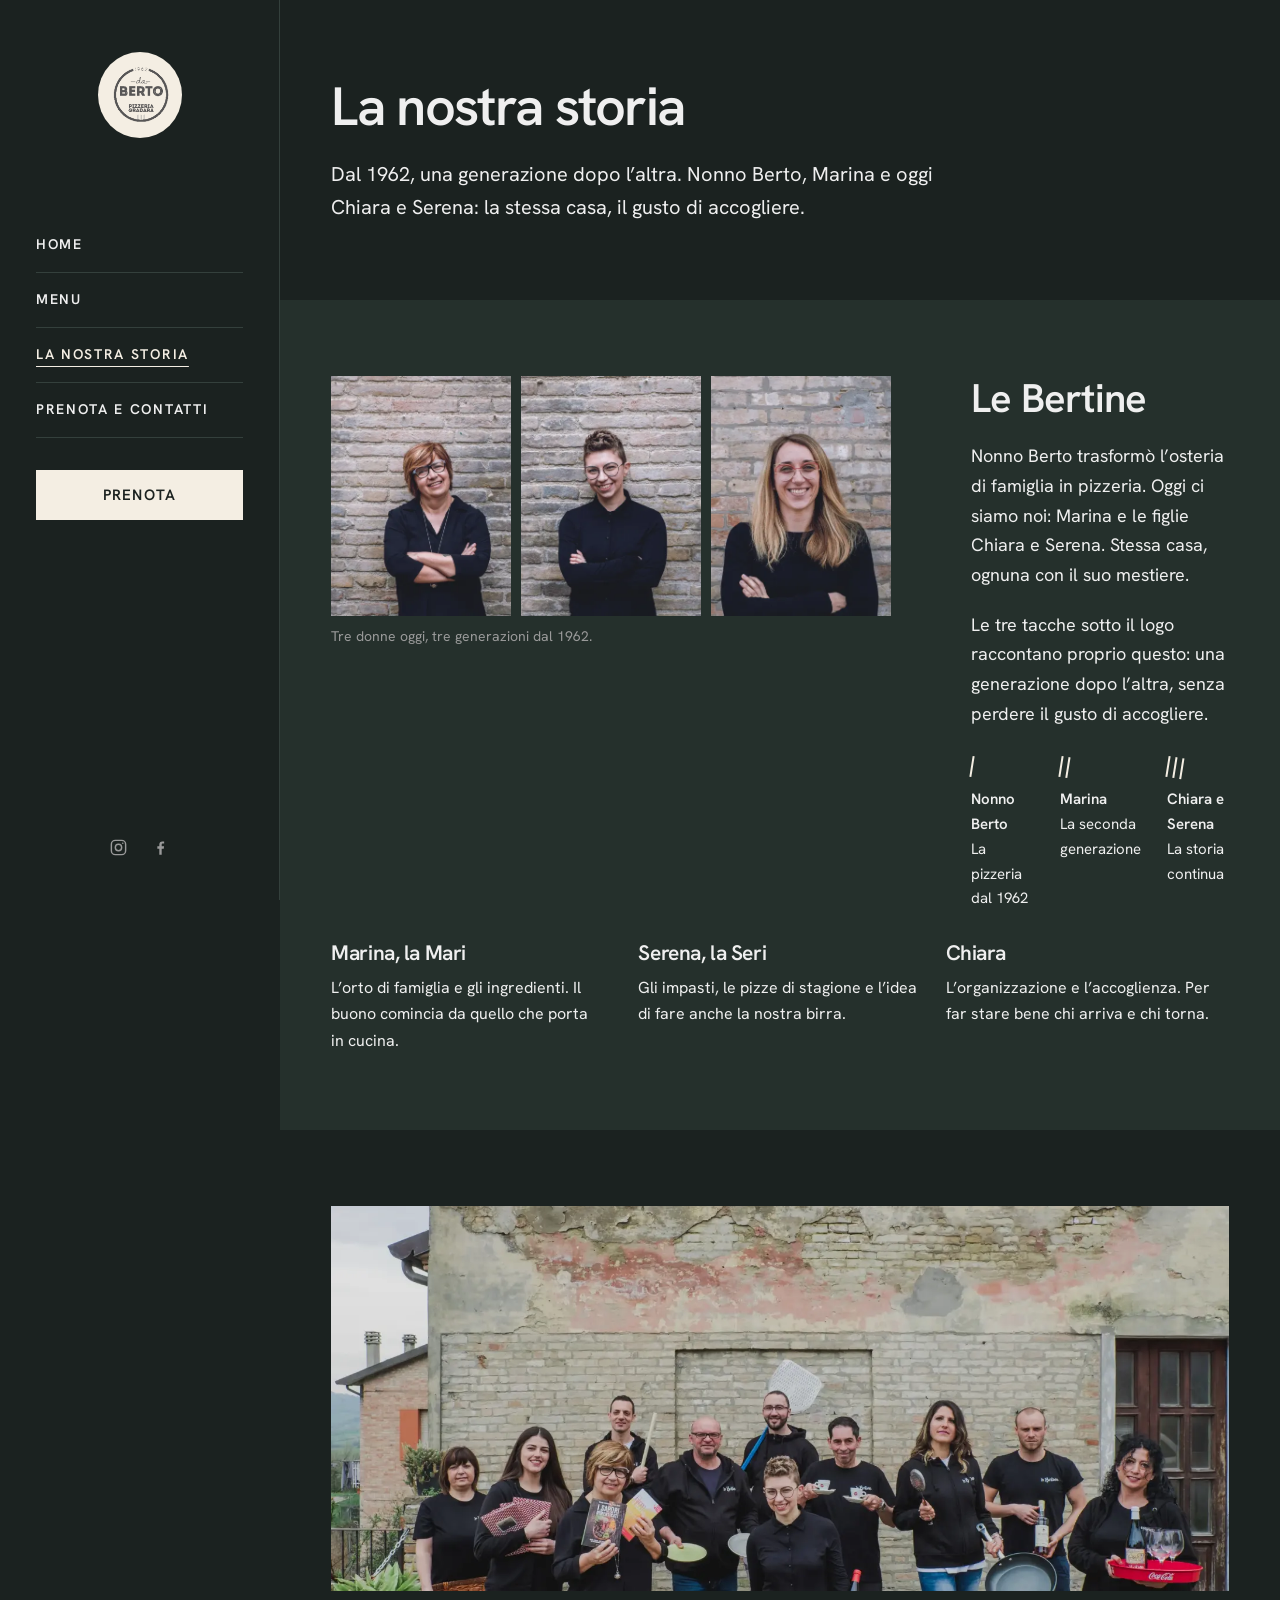
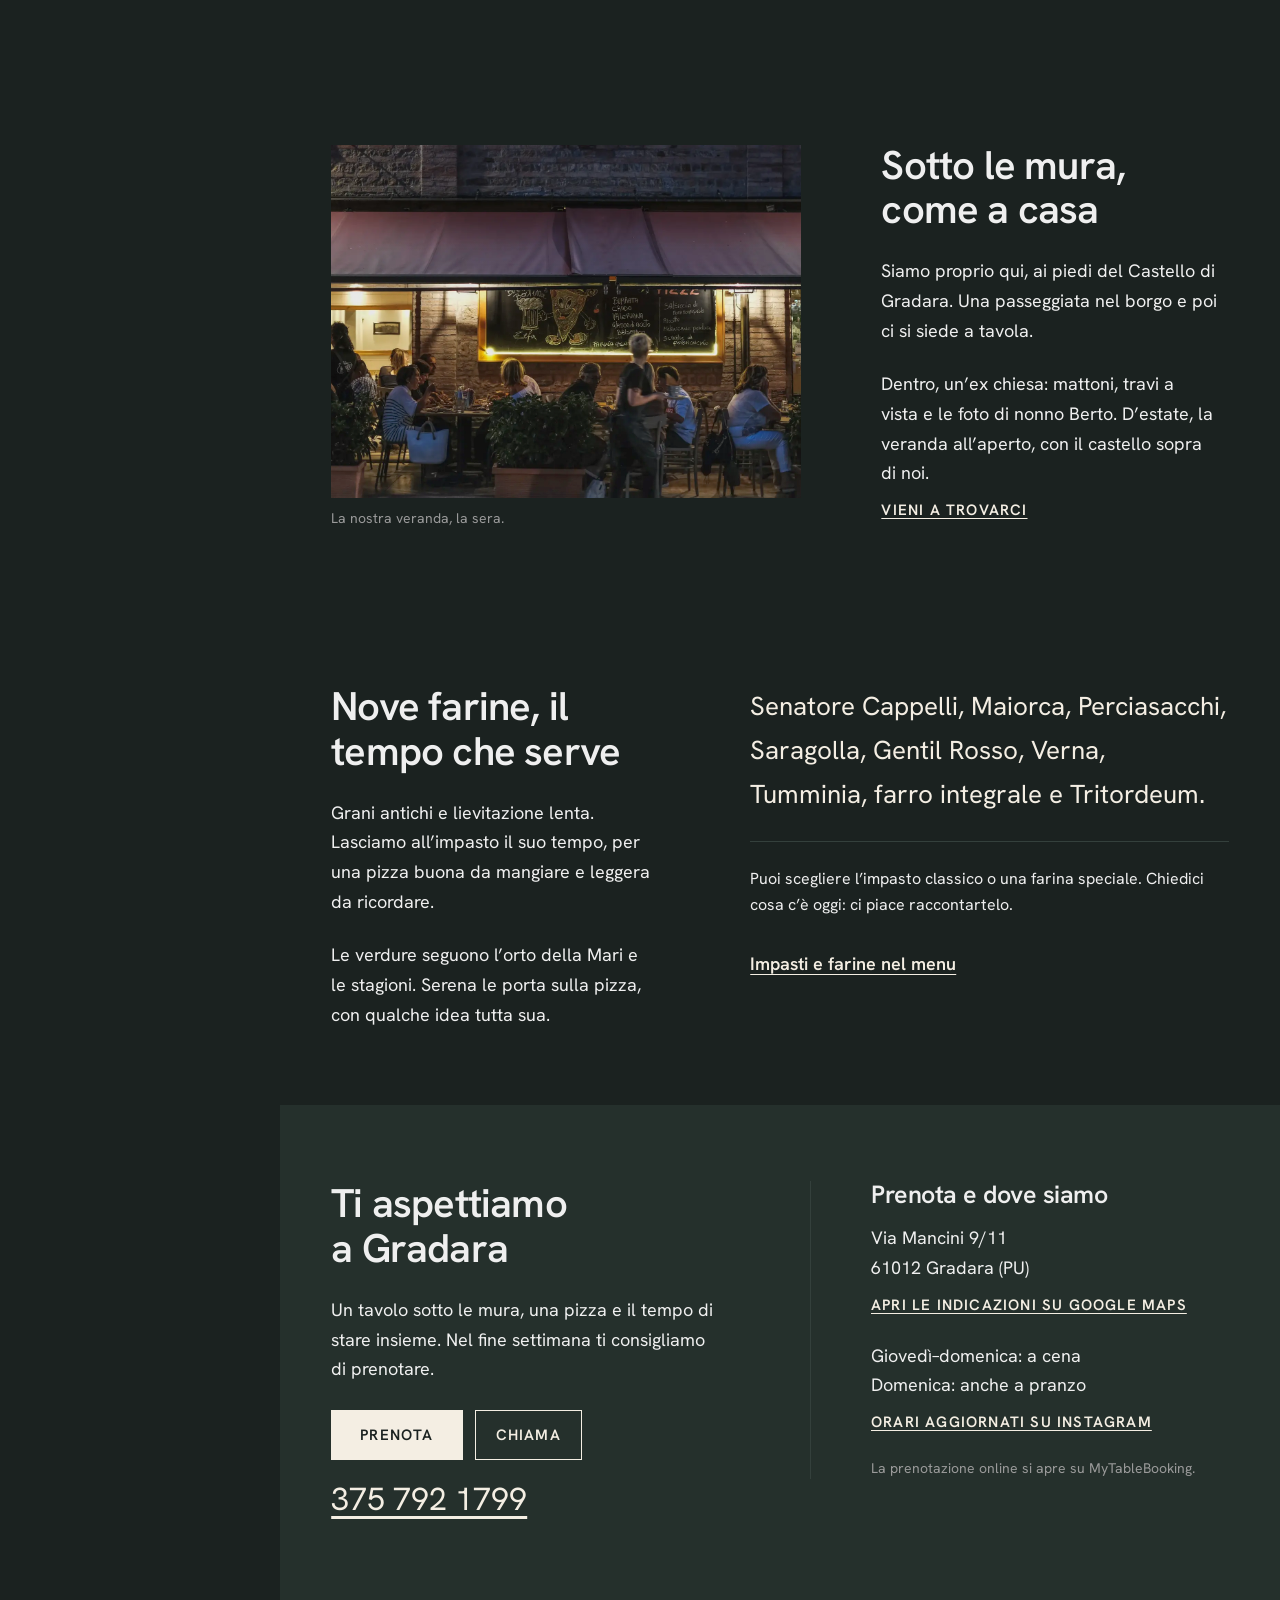
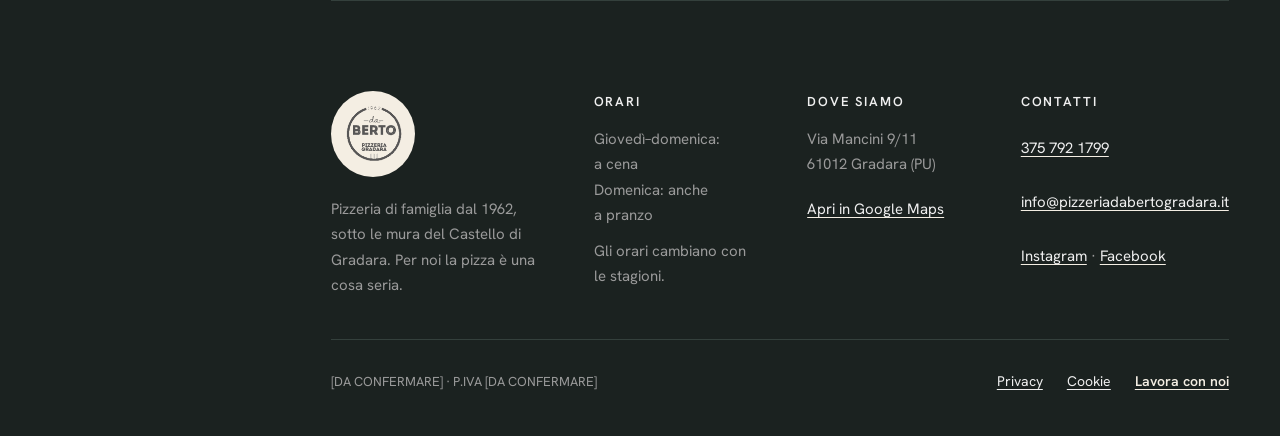
<file: storia/index.html>
<!DOCTYPE html>
<html lang="it">
<head>
<meta name="robots" content="noindex, nofollow">
	<meta charset="UTF-8" />
	<meta name="viewport" content="width=device-width, initial-scale=1, viewport-fit=cover">
<meta name="theme-color" content="#1B2220">
<script>document.documentElement.classList.add("has-site-js")</script>
<meta name="viewport" content="width=device-width, initial-scale=1" />
<script>document.documentElement.classList.add('js')</script>
<link rel="preload" href="../wp-content/themes/daberto/assets/fonts/hankengrotesk-1.woff2" as="font" type="font/woff2" crossorigin>
<title>La nostra storia &#8211; Pizzeria Da Berto</title>
<meta name="description" content="Tre generazioni di pizza e accoglienza a Gradara. Conosci Marina, Chiara e Serena, Le Bertine, e la storia della pizzeria di famiglia dal 1962.">
<meta property="og:type" content="website">
<meta property="og:locale" content="it_IT">
<meta property="og:site_name" content="Pizzeria Da Berto">
<meta property="og:title" content="La nostra storia &#8211; Pizzeria Da Berto">
<meta property="og:description" content="Tre generazioni di pizza e accoglienza a Gradara. Conosci Marina, Chiara e Serena, Le Bertine, e la storia della pizzeria di famiglia dal 1962.">
<meta property="og:url" content="../storia/">
<meta property="og:image" content="../wp-content/uploads/2026/10/logo.png">
<style id="wp-block-site-logo-inline-css">
.wp-block-site-logo{box-sizing:border-box;line-height:0}.wp-block-site-logo a{display:inline-block;line-height:0}.wp-block-site-logo.is-default-size img{height:auto;width:120px}.wp-block-site-logo img{height:auto;max-width:100%}.wp-block-site-logo a,.wp-block-site-logo img{border-radius:inherit}.wp-block-site-logo.aligncenter{margin-left:auto;margin-right:auto;text-align:center}:root :where(.wp-block-site-logo.is-style-rounded){border-radius:9999px}
/*# sourceURL=../wp-includes/blocks/site-logo/style.min.css */
</style>
<style id="wp-block-navigation-link-inline-css">
.wp-block-navigation .wp-block-navigation-item__label{overflow-wrap:break-word}.wp-block-navigation .wp-block-navigation-item__description{display:none}.link-ui-tools{outline:1px solid #f0f0f0;padding:8px}.link-ui-block-inserter{padding-top:8px}.link-ui-block-inserter__back{margin-left:8px;text-transform:uppercase}
/*# sourceURL=../wp-includes/blocks/navigation-link/style.min.css */
</style>
<style id="wp-block-navigation-inline-css">
.wp-block-navigation{position:relative}.wp-block-navigation ul{margin-bottom:0;margin-left:0;margin-top:0;padding-left:0}.wp-block-navigation ul,.wp-block-navigation ul li{list-style:none}.wp-block-navigation .wp-block-navigation-item{align-items:center;background-color:inherit;display:flex;position:relative}.wp-block-navigation .wp-block-navigation-item .wp-block-navigation__submenu-container:empty{display:none}.wp-block-navigation .wp-block-navigation-item__content{display:block;z-index:1}.wp-block-navigation .wp-block-navigation-item__content.wp-block-navigation-item__content{color:inherit}.wp-block-navigation.has-text-decoration-underline .wp-block-navigation-item__content,.wp-block-navigation.has-text-decoration-underline .wp-block-navigation-item__content:active,.wp-block-navigation.has-text-decoration-underline .wp-block-navigation-item__content:focus{text-decoration:underline}.wp-block-navigation.has-text-decoration-line-through .wp-block-navigation-item__content,.wp-block-navigation.has-text-decoration-line-through .wp-block-navigation-item__content:active,.wp-block-navigation.has-text-decoration-line-through .wp-block-navigation-item__content:focus{text-decoration:line-through}.wp-block-navigation :where(a),.wp-block-navigation :where(a:active),.wp-block-navigation :where(a:focus){text-decoration:none}.wp-block-navigation .wp-block-navigation__submenu-icon{align-self:center;background-color:inherit;border:none;color:currentColor;display:inline-block;font-size:inherit;height:.6em;line-height:0;margin-left:.25em;padding:0;width:.6em}.wp-block-navigation .wp-block-navigation__submenu-icon svg{stroke:currentColor;display:inline-block;height:inherit;margin-top:.075em;width:inherit}.wp-block-navigation{--navigation-layout-justification-setting:flex-start;--navigation-layout-direction:row;--navigation-layout-wrap:wrap;--navigation-layout-justify:flex-start;--navigation-layout-align:center}.wp-block-navigation.is-vertical{--navigation-layout-direction:column;--navigation-layout-justify:initial;--navigation-layout-align:flex-start}.wp-block-navigation.no-wrap{--navigation-layout-wrap:nowrap}.wp-block-navigation.items-justified-center{--navigation-layout-justification-setting:center;--navigation-layout-justify:center}.wp-block-navigation.items-justified-center.is-vertical{--navigation-layout-align:center}.wp-block-navigation.items-justified-right{--navigation-layout-justification-setting:flex-end;--navigation-layout-justify:flex-end}.wp-block-navigation.items-justified-right.is-vertical{--navigation-layout-align:flex-end}.wp-block-navigation.items-justified-space-between{--navigation-layout-justification-setting:space-between;--navigation-layout-justify:space-between}:where(.wp-block-navigation) ul li{padding:0}.wp-block-navigation .has-child .wp-block-navigation__submenu-container{align-items:normal;background-color:inherit;color:inherit;display:flex;flex-direction:column;opacity:0;position:absolute;z-index:2}@media not (prefers-reduced-motion){.wp-block-navigation .has-child .wp-block-navigation__submenu-container{transition:opacity .1s linear}}.wp-block-navigation .has-child .wp-block-navigation__submenu-container{height:0;overflow:hidden;visibility:hidden;width:0}.wp-block-navigation .has-child .wp-block-navigation__submenu-container>.wp-block-navigation-item>.wp-block-navigation-item__content{display:flex;flex-grow:1;padding:.5em 1em}.wp-block-navigation .has-child .wp-block-navigation__submenu-container>.wp-block-navigation-item>.wp-block-navigation-item__content .wp-block-navigation__submenu-icon{margin-left:auto;margin-right:0}.wp-block-navigation .has-child .wp-block-navigation__submenu-container .wp-block-navigation-item__content{margin:0}.wp-block-navigation .has-child .wp-block-navigation__submenu-container{left:-1px;top:100%}@media (min-width:782px){.wp-block-navigation .has-child .wp-block-navigation__submenu-container .wp-block-navigation__submenu-container{left:100%;top:-1px}.wp-block-navigation .has-child .wp-block-navigation__submenu-container .wp-block-navigation__submenu-container:before{background:transparent;content:"";display:block;height:100%;position:absolute;right:100%;width:.5em}.wp-block-navigation .has-child .wp-block-navigation__submenu-container .wp-block-navigation__submenu-icon{margin-right:.25em}.wp-block-navigation .has-child .wp-block-navigation__submenu-container .wp-block-navigation__submenu-icon svg{transform:rotate(-90deg)}}@media (hover:hover){.wp-block-navigation .has-child:not(.open-on-click):hover>.wp-block-navigation__submenu-container{height:auto;min-width:200px;opacity:1;overflow:visible;visibility:visible;width:auto}}.wp-block-navigation .has-child .wp-block-navigation-submenu__toggle[aria-expanded=true]~.wp-block-navigation__submenu-container,.wp-block-navigation .has-child:not(.open-on-click):not(.open-on-hover-click):focus-within>.wp-block-navigation__submenu-container{height:auto;min-width:200px;opacity:1;overflow:visible;visibility:visible;width:auto}.wp-block-navigation .has-child.open-always{align-items:var(--navigation-layout-align,initial);flex-direction:var(--navigation-layout-direction,initial);flex-wrap:var(--navigation-layout-wrap,wrap);gap:var(--wp--style--block-gap,2em)}.wp-block-navigation .has-child.open-always,.wp-block-navigation .has-child.open-always .wp-block-navigation-item{justify-content:var(--navigation-layout-justify,initial)}.wp-block-navigation .has-child.open-always .wp-block-navigation__submenu-container,.wp-block-navigation .has-child.open-always.wp-block-navigation-submenu{gap:var(--wp--style--block-gap,2em)}.wp-block-navigation .has-child.open-always .wp-block-navigation-item,.wp-block-navigation .has-child.open-always .wp-block-navigation__submenu-container,.wp-block-navigation .has-child.open-always.wp-block-navigation-submenu{padding-bottom:0;padding-top:0}.wp-block-navigation .has-child.open-always .wp-block-navigation__submenu-container{padding-left:var(--wp--style--block-gap,2em);padding-right:var(--wp--style--block-gap,2em)}.wp-block-navigation .has-child.open-always .wp-block-navigation__submenu-container .wp-block-navigation-item__content{padding:0}.wp-block-navigation .has-child.open-always .wp-block-navigation__submenu-container>.wp-block-navigation-item>.wp-block-navigation-item__content,.wp-block-navigation .has-child.open-always>.wp-block-navigation-item__content{flex-grow:0}.wp-block-navigation .has-child.open-always>.wp-block-navigation__submenu-container{background-color:transparent;border:none;color:inherit;flex-basis:100%;height:auto;opacity:1;overflow:visible;position:static;visibility:visible;width:auto}.wp-block-navigation.has-background .has-child .wp-block-navigation__submenu-container{left:0;top:100%}@media (min-width:782px){.wp-block-navigation.has-background .has-child .wp-block-navigation__submenu-container .wp-block-navigation__submenu-container{left:100%;top:0}}.wp-block-navigation-submenu{display:flex;position:relative}.wp-block-navigation-submenu .wp-block-navigation__submenu-icon svg{stroke:currentColor}button.wp-block-navigation-item__content{background-color:transparent;border:none;color:currentColor;font-family:inherit;font-size:inherit;font-style:inherit;font-weight:inherit;letter-spacing:inherit;line-height:inherit;text-align:left;text-transform:inherit}.wp-block-navigation-submenu__toggle{cursor:pointer}.wp-block-navigation-submenu__toggle[aria-expanded=true]+.wp-block-navigation__submenu-icon>svg,.wp-block-navigation-submenu__toggle[aria-expanded=true]>svg{transform:rotate(180deg)}.wp-block-navigation-item.open-on-click .wp-block-navigation-submenu__toggle{padding-left:0;padding-right:.85em}.wp-block-navigation-item.open-on-click .wp-block-navigation-submenu__toggle+.wp-block-navigation__submenu-icon{margin-left:-.6em;pointer-events:none}.wp-block-navigation-item.open-on-click button.wp-block-navigation-item__content:not(.wp-block-navigation-submenu__toggle){padding:0}.wp-block-navigation .wp-block-page-list,.wp-block-navigation__container,.wp-block-navigation__responsive-close,.wp-block-navigation__responsive-container,.wp-block-navigation__responsive-container-content,.wp-block-navigation__responsive-dialog{gap:inherit}:where(.wp-block-navigation.has-background .wp-block-navigation-item a:not(.wp-element-button)),:where(.wp-block-navigation.has-background .wp-block-navigation-submenu a:not(.wp-element-button)){padding:.5em 1em}:where(.wp-block-navigation .wp-block-navigation__submenu-container .wp-block-navigation-item a:not(.wp-element-button)),:where(.wp-block-navigation .wp-block-navigation__submenu-container .wp-block-navigation-submenu a:not(.wp-element-button)),:where(.wp-block-navigation .wp-block-navigation__submenu-container .wp-block-navigation-submenu button.wp-block-navigation-item__content),:where(.wp-block-navigation .wp-block-navigation__submenu-container .wp-block-pages-list__item button.wp-block-navigation-item__content){padding:.5em 1em}.wp-block-navigation.items-justified-right .wp-block-navigation__container .has-child .wp-block-navigation__submenu-container,.wp-block-navigation.items-justified-right .wp-block-page-list>.has-child .wp-block-navigation__submenu-container,.wp-block-navigation.items-justified-space-between .wp-block-page-list>.has-child:last-child .wp-block-navigation__submenu-container,.wp-block-navigation.items-justified-space-between>.wp-block-navigation__container>.has-child:last-child .wp-block-navigation__submenu-container{left:auto;right:0}.wp-block-navigation.items-justified-right .wp-block-navigation__container .has-child .wp-block-navigation__submenu-container .wp-block-navigation__submenu-container,.wp-block-navigation.items-justified-right .wp-block-page-list>.has-child .wp-block-navigation__submenu-container .wp-block-navigation__submenu-container,.wp-block-navigation.items-justified-space-between .wp-block-page-list>.has-child:last-child .wp-block-navigation__submenu-container .wp-block-navigation__submenu-container,.wp-block-navigation.items-justified-space-between>.wp-block-navigation__container>.has-child:last-child .wp-block-navigation__submenu-container .wp-block-navigation__submenu-container{left:-1px;right:-1px}@media (min-width:782px){.wp-block-navigation.items-justified-right .wp-block-navigation__container .has-child .wp-block-navigation__submenu-container .wp-block-navigation__submenu-container,.wp-block-navigation.items-justified-right .wp-block-page-list>.has-child .wp-block-navigation__submenu-container .wp-block-navigation__submenu-container,.wp-block-navigation.items-justified-space-between .wp-block-page-list>.has-child:last-child .wp-block-navigation__submenu-container .wp-block-navigation__submenu-container,.wp-block-navigation.items-justified-space-between>.wp-block-navigation__container>.has-child:last-child .wp-block-navigation__submenu-container .wp-block-navigation__submenu-container{left:auto;right:100%}}.wp-block-navigation:not(.has-background) .wp-block-navigation__submenu-container{background-color:#fff;border:1px solid rgba(0,0,0,.15)}.wp-block-navigation.has-background .wp-block-navigation__submenu-container{background-color:inherit}.wp-block-navigation:not(.has-text-color) .wp-block-navigation__submenu-container{color:#000}.wp-block-navigation__container{align-items:var(--navigation-layout-align,initial);display:flex;flex-direction:var(--navigation-layout-direction,initial);flex-wrap:var(--navigation-layout-wrap,wrap);justify-content:var(--navigation-layout-justify,initial);list-style:none;margin:0;padding-left:0}.wp-block-navigation__container .is-responsive{display:none}.wp-block-navigation__container:only-child,.wp-block-page-list:only-child{flex-grow:1}@keyframes overlay-menu__fade-in-animation{0%{opacity:0;transform:translateY(.5em)}to{opacity:1;transform:translateY(0)}}.wp-block-navigation__responsive-container{bottom:0;display:none;left:0;position:fixed;right:0;top:0}.wp-block-navigation__responsive-container :where(.wp-block-navigation-item a){color:inherit}.wp-block-navigation__responsive-container .wp-block-navigation__responsive-container-content{align-items:var(--navigation-layout-align,initial);display:flex;flex-direction:var(--navigation-layout-direction,initial);flex-wrap:var(--navigation-layout-wrap,wrap);justify-content:var(--navigation-layout-justify,initial)}.wp-block-navigation__responsive-container:not(.is-menu-open.is-menu-open){background-color:inherit!important;color:inherit!important}.wp-block-navigation__responsive-container.is-menu-open{background-color:inherit;display:flex;flex-direction:column}@media not (prefers-reduced-motion){.wp-block-navigation__responsive-container.is-menu-open{animation:overlay-menu__fade-in-animation .1s ease-out;animation-fill-mode:forwards}}.wp-block-navigation__responsive-container.is-menu-open:not(.disable-default-overlay){padding:clamp(1rem,var(--wp--style--root--padding-top),20rem) clamp(1rem,var(--wp--style--root--padding-right),20rem) clamp(1rem,var(--wp--style--root--padding-bottom),20rem) clamp(1rem,var(--wp--style--root--padding-left),20rem)}.wp-block-navigation__responsive-container.is-menu-open{overflow:auto;z-index:100000}.wp-block-navigation__responsive-container.is-menu-open:not(.disable-default-overlay) .wp-block-navigation__responsive-container-content{padding-top:calc(2rem + 24px)}.wp-block-navigation__responsive-container.is-menu-open:where(:not(.disable-default-overlay)) .wp-block-navigation__responsive-container-content{align-items:var(--navigation-layout-justification-setting,inherit);display:flex;flex-direction:column;flex-wrap:nowrap;overflow:visible}.wp-block-navigation__responsive-container.is-menu-open:where(:not(.disable-default-overlay)) .wp-block-navigation__responsive-container-content,.wp-block-navigation__responsive-container.is-menu-open:where(:not(.disable-default-overlay)) .wp-block-navigation__responsive-container-content .wp-block-navigation__container,.wp-block-navigation__responsive-container.is-menu-open:where(:not(.disable-default-overlay)) .wp-block-navigation__responsive-container-content .wp-block-page-list{justify-content:flex-start}.wp-block-navigation__responsive-container.is-menu-open:where(:not(.disable-default-overlay)) .wp-block-navigation__responsive-container-content .wp-block-navigation__submenu-icon{display:none}.wp-block-navigation__responsive-container.is-menu-open:where(:not(.disable-default-overlay)) .wp-block-navigation__responsive-container-content .has-child .wp-block-navigation__submenu-container{border:none;height:auto;min-width:200px;opacity:1;overflow:initial;padding-left:2rem;padding-right:2rem;position:static;visibility:visible;width:auto}.wp-block-navigation__responsive-container.is-menu-open:where(:not(.disable-default-overlay)) .wp-block-navigation__responsive-container-content .wp-block-navigation__container,.wp-block-navigation__responsive-container.is-menu-open:where(:not(.disable-default-overlay)) .wp-block-navigation__responsive-container-content .wp-block-navigation__submenu-container{gap:inherit}.wp-block-navigation__responsive-container.is-menu-open:where(:not(.disable-default-overlay)) .wp-block-navigation__responsive-container-content .wp-block-navigation__submenu-container{padding-top:var(--wp--style--block-gap,2em)}.wp-block-navigation__responsive-container.is-menu-open:where(:not(.disable-default-overlay)) .wp-block-navigation__responsive-container-content .wp-block-navigation-item__content{padding:0}.wp-block-navigation__responsive-container.is-menu-open:where(:not(.disable-default-overlay)) .wp-block-navigation__responsive-container-content .wp-block-navigation-item,.wp-block-navigation__responsive-container.is-menu-open:where(:not(.disable-default-overlay)) .wp-block-navigation__responsive-container-content .wp-block-navigation__container,.wp-block-navigation__responsive-container.is-menu-open:where(:not(.disable-default-overlay)) .wp-block-navigation__responsive-container-content .wp-block-page-list{align-items:var(--navigation-layout-justification-setting,initial);display:flex;flex-direction:column}.wp-block-navigation__responsive-container.is-menu-open:where(:not(.disable-default-overlay)) .wp-block-navigation-item,.wp-block-navigation__responsive-container.is-menu-open:where(:not(.disable-default-overlay)) .wp-block-navigation-item .wp-block-navigation__submenu-container,.wp-block-navigation__responsive-container.is-menu-open:where(:not(.disable-default-overlay)) .wp-block-navigation__container,.wp-block-navigation__responsive-container.is-menu-open:where(:not(.disable-default-overlay)) .wp-block-page-list{background:transparent!important;color:inherit!important}.wp-block-navigation__responsive-container.is-menu-open:where(:not(.disable-default-overlay)) .wp-block-navigation__submenu-container.wp-block-navigation__submenu-container.wp-block-navigation__submenu-container.wp-block-navigation__submenu-container{left:auto;right:auto}.wp-block-navigation__responsive-container.disable-default-overlay .wp-block-navigation__overlay-container{display:none;width:100%}.wp-block-navigation__responsive-container.disable-default-overlay .wp-block-navigation__responsive-close{max-width:none}.wp-block-navigation__responsive-container.disable-default-overlay.is-menu-open .wp-block-navigation__responsive-container-content>:not(.wp-block-navigation__overlay-container){display:none}.wp-block-navigation__responsive-container.disable-default-overlay.is-menu-open .wp-block-navigation__responsive-container-content .wp-block-navigation__overlay-container{display:block}.wp-block-navigation__responsive-container.disable-default-overlay.is-menu-open .wp-block-navigation__responsive-container-content .wp-block-navigation__overlay-container .wp-block-navigation__submenu-container{left:0;right:auto}@media (min-width:600px){.wp-block-navigation__responsive-container:not(.hidden-by-default):not(.is-menu-open){background-color:inherit;display:block;position:relative;width:100%;z-index:auto}.wp-block-navigation__responsive-container:not(.hidden-by-default):not(.is-menu-open) .wp-block-navigation__responsive-container-close{display:none}.wp-block-navigation__responsive-container.is-menu-open .wp-block-navigation__submenu-container.wp-block-navigation__submenu-container.wp-block-navigation__submenu-container.wp-block-navigation__submenu-container{left:0}}.wp-block-navigation:not(.has-background) .wp-block-navigation__responsive-container.is-menu-open:not(.disable-default-overlay){background-color:#fff}.wp-block-navigation:not(.has-text-color) .wp-block-navigation__responsive-container.is-menu-open:not(.disable-default-overlay){color:#000}.wp-block-navigation__toggle_button_label{font-size:1rem;font-weight:700}.wp-block-navigation__responsive-container-close,.wp-block-navigation__responsive-container-open{background:transparent;border:none;color:currentColor;cursor:pointer;margin:0;padding:0;text-transform:inherit;vertical-align:middle}.wp-block-navigation__responsive-container-close svg,.wp-block-navigation__responsive-container-open svg{fill:currentColor;display:block;height:24px;pointer-events:none;width:24px}.wp-block-navigation__responsive-container-open{display:flex}.wp-block-navigation__responsive-container-open.wp-block-navigation__responsive-container-open.wp-block-navigation__responsive-container-open{font-family:inherit;font-size:inherit;font-weight:inherit}@media (min-width:600px){.wp-block-navigation__responsive-container-open:not(.always-shown){display:none}}.wp-block-navigation__responsive-container-close{position:absolute;right:0;top:0;z-index:2}.wp-block-navigation__responsive-container-close.wp-block-navigation__responsive-container-close.wp-block-navigation__responsive-container-close{font-family:inherit;font-size:inherit;font-weight:inherit}.disable-default-overlay .wp-block-navigation__responsive-container-close{right:clamp(1rem,var(--wp--style--root--padding-left),20rem);top:clamp(1rem,var(--wp--style--root--padding-left),20rem)}.wp-block-navigation__responsive-close{width:100%}.has-modal-open .wp-block-navigation__responsive-close{margin-left:auto;margin-right:auto;max-width:var(--wp--style--global--wide-size,100%)}.wp-block-navigation__responsive-close:focus{outline:none}.is-menu-open .wp-block-navigation__responsive-close,.is-menu-open .wp-block-navigation__responsive-container-content,.is-menu-open .wp-block-navigation__responsive-dialog{box-sizing:border-box}.wp-block-navigation__responsive-dialog{position:relative}.has-modal-open .admin-bar .is-menu-open:where(:not(.disable-default-overlay)) .wp-block-navigation__responsive-dialog{margin-top:46px}@media (min-width:782px){.has-modal-open .admin-bar .is-menu-open:where(:not(.disable-default-overlay)) .wp-block-navigation__responsive-dialog{margin-top:32px}}html.has-modal-open{overflow:hidden}
/*# sourceURL=../wp-includes/blocks/navigation/style.min.css */
</style>
<style id="wp-block-button-inline-css">
.wp-block-button__link{align-content:center;box-sizing:border-box;cursor:pointer;display:inline-block;height:100%;text-align:center;word-break:break-word}.wp-block-button__link.aligncenter{text-align:center}.wp-block-button__link.alignright{text-align:right}:where(.wp-block-button__link){border-radius:9999px;box-shadow:none;padding:calc(.667em + 2px) calc(1.333em + 2px);text-decoration:none}.wp-block-button[style*=text-decoration] .wp-block-button__link{text-decoration:inherit}.wp-block-buttons>.wp-block-button.has-custom-width{max-width:none}.wp-block-buttons>.wp-block-button.has-custom-width .wp-block-button__link{width:100%}.wp-block-buttons>.wp-block-button.has-custom-font-size .wp-block-button__link{font-size:inherit}.wp-block-buttons>.wp-block-button[class*=wp-block-button__width]{width:calc(var(--wp--block-button--width)*1% - var(--wp--style--block-gap, .5em)*(1 - var(--wp--block-button--width)/100))}.wp-block-buttons>.wp-block-button.wp-block-button__width-25{width:calc(25% - var(--wp--style--block-gap, .5em)*.75)}.wp-block-buttons>.wp-block-button.wp-block-button__width-50{width:calc(50% - var(--wp--style--block-gap, .5em)*.5)}.wp-block-buttons>.wp-block-button.wp-block-button__width-75{width:calc(75% - var(--wp--style--block-gap, .5em)*.25)}.wp-block-buttons>.wp-block-button.wp-block-button__width-100{flex-basis:100%;width:100%}.wp-block-buttons.is-vertical>.wp-block-button[class*=wp-block-button__width]{width:calc(var(--wp--block-button--width)*1%)}.wp-block-buttons.is-vertical>.wp-block-button.wp-block-button__width-25{width:25%}.wp-block-buttons.is-vertical>.wp-block-button.wp-block-button__width-50{width:50%}.wp-block-buttons.is-vertical>.wp-block-button.wp-block-button__width-75{width:75%}.wp-block-button.is-style-squared,.wp-block-button__link.wp-block-button.is-style-squared{border-radius:0}.wp-block-button.no-border-radius,.wp-block-button__link.no-border-radius{border-radius:0!important}:root :where(.wp-block-button .wp-block-button__link.is-style-outline),:root :where(.wp-block-button.is-style-outline>.wp-block-button__link){border:2px solid;padding:.667em 1.333em}:root :where(.wp-block-button .wp-block-button__link.is-style-outline:not(.has-text-color)),:root :where(.wp-block-button.is-style-outline>.wp-block-button__link:not(.has-text-color)){color:currentColor}:root :where(.wp-block-button .wp-block-button__link.is-style-outline:not(.has-background)),:root :where(.wp-block-button.is-style-outline>.wp-block-button__link:not(.has-background)){background-color:transparent;background-image:none}
/*# sourceURL=../wp-includes/blocks/button/style.min.css */
</style>
<style id="wp-block-buttons-inline-css">
.wp-block-buttons{box-sizing:border-box}.wp-block-buttons.is-vertical{flex-direction:column}.wp-block-buttons.is-vertical>.wp-block-button:last-child{margin-bottom:0}.wp-block-buttons>.wp-block-button{display:inline-block;margin:0}.wp-block-buttons.is-content-justification-left{justify-content:flex-start}.wp-block-buttons.is-content-justification-left.is-vertical{align-items:flex-start}.wp-block-buttons.is-content-justification-center{justify-content:center}.wp-block-buttons.is-content-justification-center.is-vertical{align-items:center}.wp-block-buttons.is-content-justification-right{justify-content:flex-end}.wp-block-buttons.is-content-justification-right.is-vertical{align-items:flex-end}.wp-block-buttons.is-content-justification-space-between{justify-content:space-between}.wp-block-buttons.aligncenter{text-align:center}.wp-block-buttons:not(.is-content-justification-space-between,.is-content-justification-right,.is-content-justification-left,.is-content-justification-center) .wp-block-button.aligncenter{margin-left:auto;margin-right:auto;width:100%}.wp-block-buttons[style*=text-decoration] .wp-block-button,.wp-block-buttons[style*=text-decoration] .wp-block-button__link{text-decoration:inherit}.wp-block-buttons.has-custom-font-size .wp-block-button__link{font-size:inherit}.wp-block-buttons .wp-block-button__link{width:100%}.wp-block-button.aligncenter{text-align:center}
/*# sourceURL=../wp-includes/blocks/buttons/style.min.css */
</style>
<style id="wp-block-group-inline-css">
.wp-block-group{box-sizing:border-box}:where(.wp-block-group.wp-block-group-is-layout-constrained){position:relative}
/*# sourceURL=../wp-includes/blocks/group/style.min.css */
</style>
<style id="wp-block-heading-inline-css">
h1:where(.wp-block-heading).has-background,h2:where(.wp-block-heading).has-background,h3:where(.wp-block-heading).has-background,h4:where(.wp-block-heading).has-background,h5:where(.wp-block-heading).has-background,h6:where(.wp-block-heading).has-background{padding:1.25em 2.375em}h1.has-text-align-left[style*=writing-mode]:where([style*=vertical-lr]),h1.has-text-align-right[style*=writing-mode]:where([style*=vertical-rl]),h2.has-text-align-left[style*=writing-mode]:where([style*=vertical-lr]),h2.has-text-align-right[style*=writing-mode]:where([style*=vertical-rl]),h3.has-text-align-left[style*=writing-mode]:where([style*=vertical-lr]),h3.has-text-align-right[style*=writing-mode]:where([style*=vertical-rl]),h4.has-text-align-left[style*=writing-mode]:where([style*=vertical-lr]),h4.has-text-align-right[style*=writing-mode]:where([style*=vertical-rl]),h5.has-text-align-left[style*=writing-mode]:where([style*=vertical-lr]),h5.has-text-align-right[style*=writing-mode]:where([style*=vertical-rl]),h6.has-text-align-left[style*=writing-mode]:where([style*=vertical-lr]),h6.has-text-align-right[style*=writing-mode]:where([style*=vertical-rl]){rotate:180deg}
/*# sourceURL=../wp-includes/blocks/heading/style.min.css */
</style>
<style id="wp-block-paragraph-inline-css">
.is-small-text{font-size:.875em}.is-regular-text{font-size:1em}.is-large-text{font-size:2.25em}.is-larger-text{font-size:3em}.has-drop-cap:not(:focus):first-letter{float:left;font-size:8.4em;font-style:normal;font-weight:100;line-height:.68;margin:.05em .1em 0 0;text-transform:uppercase}body.rtl .has-drop-cap:not(:focus):first-letter{float:none;margin-left:.1em}p.has-drop-cap.has-background{overflow:hidden}:root :where(p.has-background){padding:1.25em 2.375em}:where(p.has-text-color:not(.has-link-color)) a{color:inherit}p.has-text-align-left[style*="writing-mode:vertical-lr"],p.has-text-align-right[style*="writing-mode:vertical-rl"]{rotate:180deg}
/*# sourceURL=../wp-includes/blocks/paragraph/style.min.css */
</style>
<style id="wp-block-image-inline-css">
.wp-block-image>a,.wp-block-image>figure>a{display:inline-block}.wp-block-image img{box-sizing:border-box;height:auto;max-width:100%;vertical-align:bottom}@media not (prefers-reduced-motion){.wp-block-image img.hide{visibility:hidden}.wp-block-image img.show{animation:show-content-image .4s}}.wp-block-image[style*=border-radius] img,.wp-block-image[style*=border-radius]>a{border-radius:inherit}.wp-block-image.has-custom-border img{box-sizing:border-box}.wp-block-image.aligncenter{text-align:center}.wp-block-image.alignfull>a,.wp-block-image.alignwide>a{width:100%}.wp-block-image.alignfull img,.wp-block-image.alignwide img{height:auto;width:100%}.wp-block-image .aligncenter,.wp-block-image .alignleft,.wp-block-image .alignright,.wp-block-image.aligncenter,.wp-block-image.alignleft,.wp-block-image.alignright{display:table}.wp-block-image .aligncenter>figcaption,.wp-block-image .alignleft>figcaption,.wp-block-image .alignright>figcaption,.wp-block-image.aligncenter>figcaption,.wp-block-image.alignleft>figcaption,.wp-block-image.alignright>figcaption{caption-side:bottom;display:table-caption}.wp-block-image .alignleft{float:left;margin:.5em 1em .5em 0}.wp-block-image .alignright{float:right;margin:.5em 0 .5em 1em}.wp-block-image .aligncenter{margin-left:auto;margin-right:auto}.wp-block-image :where(figcaption){margin-bottom:1em;margin-top:.5em}.wp-block-image.is-style-circle-mask img{border-radius:9999px}@supports ((-webkit-mask-image:none) or (mask-image:none)) or (-webkit-mask-image:none){.wp-block-image.is-style-circle-mask img{border-radius:0;-webkit-mask-image:url('data:image/svg+xml;utf8,<svg viewBox="0 0 100 100" xmlns="http://www.w3.org/2000/svg"><circle cx="50" cy="50" r="50"/></svg>');mask-image:url('data:image/svg+xml;utf8,<svg viewBox="0 0 100 100" xmlns="http://www.w3.org/2000/svg"><circle cx="50" cy="50" r="50"/></svg>');mask-mode:alpha;-webkit-mask-position:center;mask-position:center;-webkit-mask-repeat:no-repeat;mask-repeat:no-repeat;-webkit-mask-size:contain;mask-size:contain}}:root :where(.wp-block-image.is-style-rounded img,.wp-block-image .is-style-rounded img){border-radius:9999px}.wp-block-image figure{margin:0}.wp-lightbox-container{display:flex;flex-direction:column;position:relative}.wp-lightbox-container img{cursor:zoom-in}.wp-lightbox-container img:hover+button{opacity:1}.wp-lightbox-container button{align-items:center;backdrop-filter:blur(16px) saturate(180%);background-color:rgba(90,90,90,.25);border:none;border-radius:4px;cursor:zoom-in;display:flex;height:20px;justify-content:center;opacity:0;padding:0;position:absolute;right:16px;text-align:center;top:16px;width:20px;z-index:100}@media not (prefers-reduced-motion){.wp-lightbox-container button{transition:opacity .2s ease}}.wp-lightbox-container button:focus-visible{outline:3px auto rgba(90,90,90,.25);outline:3px auto -webkit-focus-ring-color;outline-offset:3px}.wp-lightbox-container button:hover{cursor:pointer;opacity:1}.wp-lightbox-container button:focus{opacity:1}.wp-lightbox-container button:focus,.wp-lightbox-container button:hover,.wp-lightbox-container button:not(:hover):not(:active):not(.has-background){background-color:rgba(90,90,90,.25);border:none}.wp-lightbox-overlay{box-sizing:border-box;cursor:zoom-out;height:100vh;left:0;overflow:hidden;position:fixed;top:0;visibility:hidden;width:100%;z-index:100000}.wp-lightbox-overlay .wp-lightbox-close-button{align-items:center;cursor:pointer;display:flex;font-family:inherit;gap:8px;justify-content:center;line-height:1;min-height:40px;min-width:40px;padding:0 4px;position:absolute;right:calc(env(safe-area-inset-right) + 16px);top:calc(env(safe-area-inset-top) + 16px);z-index:5000000}.wp-lightbox-overlay .wp-lightbox-close-button:focus,.wp-lightbox-overlay .wp-lightbox-close-button:hover,.wp-lightbox-overlay .wp-lightbox-close-button:not(:hover):not(:active):not(.has-background){background:none;border:none}.wp-lightbox-overlay .wp-lightbox-close-button:has(.wp-lightbox-close-text:not([hidden])) .wp-lightbox-close-icon svg{height:1em;width:1em}.wp-lightbox-overlay .wp-lightbox-close-icon svg{display:block}.wp-lightbox-overlay .wp-lightbox-navigation-button-next,.wp-lightbox-overlay .wp-lightbox-navigation-button-prev{align-items:center;bottom:16px;cursor:pointer;display:flex;font-family:inherit;gap:4px;justify-content:center;line-height:1;min-height:40px;min-width:40px;padding:0 8px;position:absolute;z-index:2000002}.wp-lightbox-overlay .wp-lightbox-navigation-button-next[hidden],.wp-lightbox-overlay .wp-lightbox-navigation-button-prev[hidden]{display:none}@media (min-width:960px){.wp-lightbox-overlay .wp-lightbox-navigation-button-next,.wp-lightbox-overlay .wp-lightbox-navigation-button-prev{bottom:50%;transform:translateY(-50%)}}.wp-lightbox-overlay .wp-lightbox-navigation-button-next:focus,.wp-lightbox-overlay .wp-lightbox-navigation-button-next:hover,.wp-lightbox-overlay .wp-lightbox-navigation-button-next:not(:hover):not(:active):not(.has-background),.wp-lightbox-overlay .wp-lightbox-navigation-button-prev:focus,.wp-lightbox-overlay .wp-lightbox-navigation-button-prev:hover,.wp-lightbox-overlay .wp-lightbox-navigation-button-prev:not(:hover):not(:active):not(.has-background){background:none;border:none;padding:0 8px}.wp-lightbox-overlay .wp-lightbox-navigation-button-next:has(.wp-lightbox-navigation-text:not([hidden])) .wp-lightbox-navigation-icon svg,.wp-lightbox-overlay .wp-lightbox-navigation-button-prev:has(.wp-lightbox-navigation-text:not([hidden])) .wp-lightbox-navigation-icon svg{display:block;height:1.5em;width:1.5em}.wp-lightbox-overlay .wp-lightbox-navigation-button-prev{left:calc(env(safe-area-inset-left) + 16px)}.wp-lightbox-overlay .wp-lightbox-navigation-button-next{right:calc(env(safe-area-inset-right) + 16px)}.wp-lightbox-overlay .wp-lightbox-navigation-icon svg{vertical-align:middle}.wp-lightbox-overlay .lightbox-image-container{height:var(--wp--lightbox-container-height);left:50%;overflow:hidden;position:absolute;top:50%;transform:translate(-50%,-50%);transform-origin:top left;width:var(--wp--lightbox-container-width);z-index:2000001}.wp-lightbox-overlay .wp-block-image{align-items:center;box-sizing:border-box;display:flex;height:100%;justify-content:center;margin:0;position:relative;transform-origin:0 0;width:100%;z-index:3000000}.wp-lightbox-overlay .wp-block-image img{height:var(--wp--lightbox-image-height);min-height:var(--wp--lightbox-image-height);min-width:var(--wp--lightbox-image-width);width:var(--wp--lightbox-image-width)}.wp-lightbox-overlay .wp-block-image figcaption{display:none}.wp-lightbox-overlay button{background:none;border:none}.wp-lightbox-overlay .scrim{background-color:#fff;height:100%;opacity:.9;position:absolute;width:100%;z-index:2000000}.wp-lightbox-overlay.active{visibility:visible}@media not (prefers-reduced-motion){.wp-lightbox-overlay.active{animation:turn-on-visibility .25s both}.wp-lightbox-overlay.active img{animation:turn-on-visibility .35s both}.wp-lightbox-overlay.show-closing-animation:not(.active){animation:turn-off-visibility .35s both}.wp-lightbox-overlay.show-closing-animation:not(.active) img{animation:turn-off-visibility .25s both}.wp-lightbox-overlay.zoom.active{animation:none;opacity:1;visibility:visible}.wp-lightbox-overlay.zoom.active .lightbox-image-container{animation:lightbox-zoom-in .4s}.wp-lightbox-overlay.zoom.active .lightbox-image-container img{animation:none}.wp-lightbox-overlay.zoom.active .scrim{animation:turn-on-visibility .4s forwards}.wp-lightbox-overlay.zoom.show-closing-animation:not(.active){animation:none}.wp-lightbox-overlay.zoom.show-closing-animation:not(.active) .lightbox-image-container{animation:lightbox-zoom-out .4s}.wp-lightbox-overlay.zoom.show-closing-animation:not(.active) .lightbox-image-container img{animation:none}.wp-lightbox-overlay.zoom.show-closing-animation:not(.active) .scrim{animation:turn-off-visibility .4s forwards}}@keyframes show-content-image{0%{visibility:hidden}99%{visibility:hidden}to{visibility:visible}}@keyframes turn-on-visibility{0%{opacity:0}to{opacity:1}}@keyframes turn-off-visibility{0%{opacity:1;visibility:visible}99%{opacity:0;visibility:visible}to{opacity:0;visibility:hidden}}@keyframes lightbox-zoom-in{0%{transform:translate(calc((-100vw + var(--wp--lightbox-scrollbar-width))/2 + var(--wp--lightbox-initial-left-position)),calc(-50vh + var(--wp--lightbox-initial-top-position))) scale(var(--wp--lightbox-scale))}to{transform:translate(-50%,-50%) scale(1)}}@keyframes lightbox-zoom-out{0%{transform:translate(-50%,-50%) scale(1);visibility:visible}99%{visibility:visible}to{transform:translate(calc((-100vw + var(--wp--lightbox-scrollbar-width))/2 + var(--wp--lightbox-initial-left-position)),calc(-50vh + var(--wp--lightbox-initial-top-position))) scale(var(--wp--lightbox-scale));visibility:hidden}}
/*# sourceURL=../wp-includes/blocks/image/style.min.css */
</style>
<style id="wp-block-post-content-inline-css">
.wp-block-post-content{display:flow-root}
/*# sourceURL=../wp-includes/blocks/post-content/style.min.css */
</style>
<style id="wp-block-library-inline-css">
:root{--wp-block-synced-color:#7a00df;--wp-block-synced-color--rgb:122,0,223;--wp-bound-block-color:var(--wp-block-synced-color);--wp-editor-canvas-background:#ddd;--wp-admin-theme-color:#007cba;--wp-admin-theme-color--rgb:0,124,186;--wp-admin-theme-color-darker-10:#006ba1;--wp-admin-theme-color-darker-10--rgb:0,107,160.5;--wp-admin-theme-color-darker-20:#005a87;--wp-admin-theme-color-darker-20--rgb:0,90,135;--wp-admin-border-width-focus:2px}@media (min-resolution:192dpi){:root{--wp-admin-border-width-focus:1.5px}}.wp-element-button{cursor:pointer}:root .has-very-light-gray-background-color{background-color:#eee}:root .has-very-dark-gray-background-color{background-color:#313131}:root .has-very-light-gray-color{color:#eee}:root .has-very-dark-gray-color{color:#313131}:root .has-vivid-green-cyan-to-vivid-cyan-blue-gradient-background{background:linear-gradient(135deg,#00d084,#0693e3)}:root .has-purple-crush-gradient-background{background:linear-gradient(135deg,#34e2e4,#4721fb 50%,#ab1dfe)}:root .has-hazy-dawn-gradient-background{background:linear-gradient(135deg,#faaca8,#dad0ec)}:root .has-subdued-olive-gradient-background{background:linear-gradient(135deg,#fafae1,#67a671)}:root .has-atomic-cream-gradient-background{background:linear-gradient(135deg,#fdd79a,#004a59)}:root .has-nightshade-gradient-background{background:linear-gradient(135deg,#330968,#31cdcf)}:root .has-midnight-gradient-background{background:linear-gradient(135deg,#020381,#2874fc)}:root{--wp--preset--font-size--normal:16px;--wp--preset--font-size--huge:42px}.has-regular-font-size{font-size:1em}.has-larger-font-size{font-size:2.625em}.has-normal-font-size{font-size:var(--wp--preset--font-size--normal)}.has-huge-font-size{font-size:var(--wp--preset--font-size--huge)}:root .has-text-align-center{text-align:center}:root .has-text-align-left{text-align:left}:root .has-text-align-right{text-align:right}.has-fit-text{white-space:nowrap!important}#end-resizable-editor-section{display:none}.aligncenter{clear:both}.items-justified-left{justify-content:flex-start}.items-justified-center{justify-content:center}.items-justified-right{justify-content:flex-end}.items-justified-space-between{justify-content:space-between}.screen-reader-text{word-wrap:normal!important;border:0;clip-path:inset(50%);height:1px;margin:-1px;overflow:hidden;padding:0;position:absolute;width:1px;word-break:normal!important}.screen-reader-text:focus{background-color:#ddd;clip-path:none;color:#444;display:block;font-size:1em;height:auto;left:5px;line-height:normal;padding:15px 23px 14px;text-decoration:none;top:5px;width:auto;z-index:100000}html :where(.has-border-color){border-style:solid}html :where([style^=border-color],[style*=";border-color"],[style*="; border-color"]){border-style:solid}html :where([style^=border-top-color],[style*=";border-top-color"],[style*="; border-top-color"]){border-top-style:solid}html :where([style^=border-right-color],[style*=";border-right-color"],[style*="; border-right-color"]){border-right-style:solid}html :where([style^=border-bottom-color],[style*=";border-bottom-color"],[style*="; border-bottom-color"]){border-bottom-style:solid}html :where([style^=border-left-color],[style*=";border-left-color"],[style*="; border-left-color"]){border-left-style:solid}html :where([style^=border-width],[style*=";border-width"],[style*="; border-width"]){border-style:solid}html :where([style^=border-top-width],[style*=";border-top-width"],[style*="; border-top-width"]){border-top-style:solid}html :where([style^=border-right-width],[style*=";border-right-width"],[style*="; border-right-width"]){border-right-style:solid}html :where([style^=border-bottom-width],[style*=";border-bottom-width"],[style*="; border-bottom-width"]){border-bottom-style:solid}html :where([style^=border-left-width],[style*=";border-left-width"],[style*="; border-left-width"]){border-left-style:solid}html :where(img[class*=wp-image-]){height:auto;max-width:100%}:where(figure){margin:0 0 1em}html :where(.is-position-sticky){--wp-admin--admin-bar--position-offset:var(--wp-admin--admin-bar--height,0px)}@media screen and (max-width:600px){html :where(.is-position-sticky){--wp-admin--admin-bar--position-offset:0px}}
/*# sourceURL=/wp-includes/css/dist/block-library/common.min.css */
</style>
<style id="global-styles-inline-css">
:root{--wp--preset--aspect-ratio--square: 1;--wp--preset--aspect-ratio--4-3: 4/3;--wp--preset--aspect-ratio--3-4: 3/4;--wp--preset--aspect-ratio--3-2: 3/2;--wp--preset--aspect-ratio--2-3: 2/3;--wp--preset--aspect-ratio--16-9: 16/9;--wp--preset--aspect-ratio--9-16: 9/16;--wp--preset--color--black: #000000;--wp--preset--color--cyan-bluish-gray: #abb8c3;--wp--preset--color--white: #ffffff;--wp--preset--color--pale-pink: #f78da7;--wp--preset--color--vivid-red: #cf2e2e;--wp--preset--color--luminous-vivid-orange: #ff6900;--wp--preset--color--luminous-vivid-amber: #fcb900;--wp--preset--color--light-green-cyan: #7bdcb5;--wp--preset--color--vivid-green-cyan: #00d084;--wp--preset--color--pale-cyan-blue: #8ed1fc;--wp--preset--color--vivid-cyan-blue: #0693e3;--wp--preset--color--vivid-purple: #9b51e0;--wp--preset--color--notte: #1B2220;--wp--preset--color--notte-chiara: #25302C;--wp--preset--color--crema: #EFEFEF;--wp--preset--color--crema-tenue: #9A9A9A;--wp--preset--color--ambra: #F4EEE3;--wp--preset--color--mattone: #D98462;--wp--preset--color--salvia: #F4EEE3;--wp--preset--color--linea: #34403C;--wp--preset--gradient--vivid-cyan-blue-to-vivid-purple: linear-gradient(135deg,rgb(6,147,227) 0%,rgb(155,81,224) 100%);--wp--preset--gradient--light-green-cyan-to-vivid-green-cyan: linear-gradient(135deg,rgb(122,220,180) 0%,rgb(0,208,130) 100%);--wp--preset--gradient--luminous-vivid-amber-to-luminous-vivid-orange: linear-gradient(135deg,rgb(252,185,0) 0%,rgb(255,105,0) 100%);--wp--preset--gradient--luminous-vivid-orange-to-vivid-red: linear-gradient(135deg,rgb(255,105,0) 0%,rgb(207,46,46) 100%);--wp--preset--gradient--very-light-gray-to-cyan-bluish-gray: linear-gradient(135deg,rgb(238,238,238) 0%,rgb(169,184,195) 100%);--wp--preset--gradient--cool-to-warm-spectrum: linear-gradient(135deg,rgb(74,234,220) 0%,rgb(151,120,209) 20%,rgb(207,42,186) 40%,rgb(238,44,130) 60%,rgb(251,105,98) 80%,rgb(254,248,76) 100%);--wp--preset--gradient--blush-light-purple: linear-gradient(135deg,rgb(255,206,236) 0%,rgb(152,150,240) 100%);--wp--preset--gradient--blush-bordeaux: linear-gradient(135deg,rgb(254,205,165) 0%,rgb(254,45,45) 50%,rgb(107,0,62) 100%);--wp--preset--gradient--luminous-dusk: linear-gradient(135deg,rgb(255,203,112) 0%,rgb(199,81,192) 50%,rgb(65,88,208) 100%);--wp--preset--gradient--pale-ocean: linear-gradient(135deg,rgb(255,245,203) 0%,rgb(182,227,212) 50%,rgb(51,167,181) 100%);--wp--preset--gradient--electric-grass: linear-gradient(135deg,rgb(202,248,128) 0%,rgb(113,206,126) 100%);--wp--preset--gradient--midnight: linear-gradient(135deg,rgb(2,3,129) 0%,rgb(40,116,252) 100%);--wp--preset--font-size--small: 13px;--wp--preset--font-size--medium: clamp(14px, 0.875rem + ((1vw - 3.9px) * 0.779), 20px);--wp--preset--font-size--large: clamp(22.041px, 1.378rem + ((1vw - 3.9px) * 1.813), 36px);--wp--preset--font-size--x-large: clamp(25.014px, 1.563rem + ((1vw - 3.9px) * 2.206), 42px);--wp--preset--font-size--piccolo: 14px;--wp--preset--font-size--base: clamp(17px, 1.063rem + ((1vw - 3.9px) * 0.13), 18px);--wp--preset--font-size--sottotitolo: clamp(24px, 1.5rem + ((1vw - 3.9px) * 0.13), 25px);--wp--preset--font-size--sezione: clamp(30px, 1.875rem + ((1vw - 3.9px) * 1.299), 40px);--wp--preset--font-size--titolo: clamp(35px, 2.188rem + ((1vw - 3.9px) * 2.468), 54px);--wp--preset--font-family--titoli: "Hanken Grotesk", sans-serif;--wp--preset--font-family--testo: "Hanken Grotesk", sans-serif;--wp--preset--spacing--20: 0.44rem;--wp--preset--spacing--30: 0.67rem;--wp--preset--spacing--40: 1rem;--wp--preset--spacing--50: 1.5rem;--wp--preset--spacing--60: 2.25rem;--wp--preset--spacing--70: 3.38rem;--wp--preset--spacing--80: 5.06rem;--wp--preset--spacing--8: 8px;--wp--preset--spacing--16: 16px;--wp--preset--spacing--24: 24px;--wp--preset--spacing--32: 32px;--wp--preset--spacing--48: 48px;--wp--preset--spacing--72: 72px;--wp--preset--spacing--96: 96px;--wp--preset--shadow--natural: 6px 6px 9px rgba(0, 0, 0, 0.2);--wp--preset--shadow--deep: 12px 12px 50px rgba(0, 0, 0, 0.4);--wp--preset--shadow--sharp: 6px 6px 0px rgba(0, 0, 0, 0.2);--wp--preset--shadow--outlined: 6px 6px 0px -3px rgb(255, 255, 255), 6px 6px rgb(0, 0, 0);--wp--preset--shadow--crisp: 6px 6px 0px rgb(0, 0, 0);}.wp-block-button{--wp--preset--dimension--25: 25%;--wp--preset--dimension--50: 50%;--wp--preset--dimension--75: 75%;--wp--preset--dimension--100: 100%;}:root { --wp--style--global--content-size: 720px;--wp--style--global--wide-size: 1360px; }:where(body) { margin: 0; }.wp-site-blocks > .alignleft { float: left; margin-right: 2em; }.wp-site-blocks > .alignright { float: right; margin-left: 2em; }.wp-site-blocks > .aligncenter { justify-content: center; margin-left: auto; margin-right: auto; }:where(.wp-site-blocks) > * { margin-block-start: 0; margin-block-end: 0; }:where(.wp-site-blocks) > :first-child { margin-block-start: 0; }:where(.wp-site-blocks) > :last-child { margin-block-end: 0; }:root { --wp--style--block-gap: 0; }:root :where(.is-layout-flow) > :first-child{margin-block-start: 0;}:root :where(.is-layout-flow) > :last-child{margin-block-end: 0;}:root :where(.is-layout-flow) > *{margin-block-start: 0;margin-block-end: 0;}:root :where(.is-layout-constrained) > :first-child{margin-block-start: 0;}:root :where(.is-layout-constrained) > :last-child{margin-block-end: 0;}:root :where(.is-layout-constrained) > *{margin-block-start: 0;margin-block-end: 0;}:root :where(.is-layout-flex){gap: 0;}:root :where(.is-layout-grid){gap: 0;}.is-layout-flow > .alignleft{float: left;margin-inline-start: 0;margin-inline-end: 2em;}.is-layout-flow > .alignright{float: right;margin-inline-start: 2em;margin-inline-end: 0;}.is-layout-flow > .aligncenter{margin-left: auto !important;margin-right: auto !important;}.is-layout-constrained > .alignleft{float: left;margin-inline-start: 0;margin-inline-end: 2em;}.is-layout-constrained > .alignright{float: right;margin-inline-start: 2em;margin-inline-end: 0;}.is-layout-constrained > .aligncenter{margin-left: auto !important;margin-right: auto !important;}.is-layout-constrained > :where(:not(.alignleft):not(.alignright):not(.alignfull)){max-width: var(--wp--style--global--content-size);margin-left: auto !important;margin-right: auto !important;}.is-layout-constrained > .alignwide{max-width: var(--wp--style--global--wide-size);}body .is-layout-flex{display: flex;}.is-layout-flex{flex-wrap: wrap;align-items: center;}.is-layout-flex > :is(*, div){margin: 0;}body .is-layout-grid{display: grid;}.is-layout-grid > :is(*, div){margin: 0;}body{background-color: var(--wp--preset--color--notte);color: var(--wp--preset--color--crema);font-family: var(--wp--preset--font-family--testo);font-size: var(--wp--preset--font-size--base);line-height: 1.65;padding-top: 0px;padding-right: 0px;padding-bottom: 0px;padding-left: 0px;}a:where(:not(.wp-element-button)){color: var(--wp--preset--color--salvia);text-decoration: underline;}h1, h2, h3, h4, h5, h6{font-family: var(--wp--preset--font-family--titoli);font-weight: 600;letter-spacing: -0.02em;line-height: 1.12;}h1{font-size: var(--wp--preset--font-size--titolo);letter-spacing: -0.03em;}h2{font-size: var(--wp--preset--font-size--sezione);}h3{font-size: var(--wp--preset--font-size--sottotitolo);}:root :where(.wp-element-button, .wp-block-button__link){background-color: #32373c;border-width: 0;color: #fff;font-family: inherit;font-size: inherit;font-style: inherit;font-weight: inherit;letter-spacing: inherit;line-height: inherit;padding-top: calc(0.667em + 2px);padding-right: calc(1.333em + 2px);padding-bottom: calc(0.667em + 2px);padding-left: calc(1.333em + 2px);text-decoration: none;text-transform: inherit;}.has-black-color{color: var(--wp--preset--color--black) !important;}.has-cyan-bluish-gray-color{color: var(--wp--preset--color--cyan-bluish-gray) !important;}.has-white-color{color: var(--wp--preset--color--white) !important;}.has-pale-pink-color{color: var(--wp--preset--color--pale-pink) !important;}.has-vivid-red-color{color: var(--wp--preset--color--vivid-red) !important;}.has-luminous-vivid-orange-color{color: var(--wp--preset--color--luminous-vivid-orange) !important;}.has-luminous-vivid-amber-color{color: var(--wp--preset--color--luminous-vivid-amber) !important;}.has-light-green-cyan-color{color: var(--wp--preset--color--light-green-cyan) !important;}.has-vivid-green-cyan-color{color: var(--wp--preset--color--vivid-green-cyan) !important;}.has-pale-cyan-blue-color{color: var(--wp--preset--color--pale-cyan-blue) !important;}.has-vivid-cyan-blue-color{color: var(--wp--preset--color--vivid-cyan-blue) !important;}.has-vivid-purple-color{color: var(--wp--preset--color--vivid-purple) !important;}.has-notte-color{color: var(--wp--preset--color--notte) !important;}.has-notte-chiara-color{color: var(--wp--preset--color--notte-chiara) !important;}.has-crema-color{color: var(--wp--preset--color--crema) !important;}.has-crema-tenue-color{color: var(--wp--preset--color--crema-tenue) !important;}.has-ambra-color{color: var(--wp--preset--color--ambra) !important;}.has-mattone-color{color: var(--wp--preset--color--mattone) !important;}.has-salvia-color{color: var(--wp--preset--color--salvia) !important;}.has-linea-color{color: var(--wp--preset--color--linea) !important;}.has-black-background-color{background-color: var(--wp--preset--color--black) !important;}.has-cyan-bluish-gray-background-color{background-color: var(--wp--preset--color--cyan-bluish-gray) !important;}.has-white-background-color{background-color: var(--wp--preset--color--white) !important;}.has-pale-pink-background-color{background-color: var(--wp--preset--color--pale-pink) !important;}.has-vivid-red-background-color{background-color: var(--wp--preset--color--vivid-red) !important;}.has-luminous-vivid-orange-background-color{background-color: var(--wp--preset--color--luminous-vivid-orange) !important;}.has-luminous-vivid-amber-background-color{background-color: var(--wp--preset--color--luminous-vivid-amber) !important;}.has-light-green-cyan-background-color{background-color: var(--wp--preset--color--light-green-cyan) !important;}.has-vivid-green-cyan-background-color{background-color: var(--wp--preset--color--vivid-green-cyan) !important;}.has-pale-cyan-blue-background-color{background-color: var(--wp--preset--color--pale-cyan-blue) !important;}.has-vivid-cyan-blue-background-color{background-color: var(--wp--preset--color--vivid-cyan-blue) !important;}.has-vivid-purple-background-color{background-color: var(--wp--preset--color--vivid-purple) !important;}.has-notte-background-color{background-color: var(--wp--preset--color--notte) !important;}.has-notte-chiara-background-color{background-color: var(--wp--preset--color--notte-chiara) !important;}.has-crema-background-color{background-color: var(--wp--preset--color--crema) !important;}.has-crema-tenue-background-color{background-color: var(--wp--preset--color--crema-tenue) !important;}.has-ambra-background-color{background-color: var(--wp--preset--color--ambra) !important;}.has-mattone-background-color{background-color: var(--wp--preset--color--mattone) !important;}.has-salvia-background-color{background-color: var(--wp--preset--color--salvia) !important;}.has-linea-background-color{background-color: var(--wp--preset--color--linea) !important;}.has-black-border-color{border-color: var(--wp--preset--color--black) !important;}.has-cyan-bluish-gray-border-color{border-color: var(--wp--preset--color--cyan-bluish-gray) !important;}.has-white-border-color{border-color: var(--wp--preset--color--white) !important;}.has-pale-pink-border-color{border-color: var(--wp--preset--color--pale-pink) !important;}.has-vivid-red-border-color{border-color: var(--wp--preset--color--vivid-red) !important;}.has-luminous-vivid-orange-border-color{border-color: var(--wp--preset--color--luminous-vivid-orange) !important;}.has-luminous-vivid-amber-border-color{border-color: var(--wp--preset--color--luminous-vivid-amber) !important;}.has-light-green-cyan-border-color{border-color: var(--wp--preset--color--light-green-cyan) !important;}.has-vivid-green-cyan-border-color{border-color: var(--wp--preset--color--vivid-green-cyan) !important;}.has-pale-cyan-blue-border-color{border-color: var(--wp--preset--color--pale-cyan-blue) !important;}.has-vivid-cyan-blue-border-color{border-color: var(--wp--preset--color--vivid-cyan-blue) !important;}.has-vivid-purple-border-color{border-color: var(--wp--preset--color--vivid-purple) !important;}.has-notte-border-color{border-color: var(--wp--preset--color--notte) !important;}.has-notte-chiara-border-color{border-color: var(--wp--preset--color--notte-chiara) !important;}.has-crema-border-color{border-color: var(--wp--preset--color--crema) !important;}.has-crema-tenue-border-color{border-color: var(--wp--preset--color--crema-tenue) !important;}.has-ambra-border-color{border-color: var(--wp--preset--color--ambra) !important;}.has-mattone-border-color{border-color: var(--wp--preset--color--mattone) !important;}.has-salvia-border-color{border-color: var(--wp--preset--color--salvia) !important;}.has-linea-border-color{border-color: var(--wp--preset--color--linea) !important;}.has-vivid-cyan-blue-to-vivid-purple-gradient-background{background: var(--wp--preset--gradient--vivid-cyan-blue-to-vivid-purple) !important;}.has-light-green-cyan-to-vivid-green-cyan-gradient-background{background: var(--wp--preset--gradient--light-green-cyan-to-vivid-green-cyan) !important;}.has-luminous-vivid-amber-to-luminous-vivid-orange-gradient-background{background: var(--wp--preset--gradient--luminous-vivid-amber-to-luminous-vivid-orange) !important;}.has-luminous-vivid-orange-to-vivid-red-gradient-background{background: var(--wp--preset--gradient--luminous-vivid-orange-to-vivid-red) !important;}.has-very-light-gray-to-cyan-bluish-gray-gradient-background{background: var(--wp--preset--gradient--very-light-gray-to-cyan-bluish-gray) !important;}.has-cool-to-warm-spectrum-gradient-background{background: var(--wp--preset--gradient--cool-to-warm-spectrum) !important;}.has-blush-light-purple-gradient-background{background: var(--wp--preset--gradient--blush-light-purple) !important;}.has-blush-bordeaux-gradient-background{background: var(--wp--preset--gradient--blush-bordeaux) !important;}.has-luminous-dusk-gradient-background{background: var(--wp--preset--gradient--luminous-dusk) !important;}.has-pale-ocean-gradient-background{background: var(--wp--preset--gradient--pale-ocean) !important;}.has-electric-grass-gradient-background{background: var(--wp--preset--gradient--electric-grass) !important;}.has-midnight-gradient-background{background: var(--wp--preset--gradient--midnight) !important;}.has-small-font-size{font-size: var(--wp--preset--font-size--small) !important;}.has-medium-font-size{font-size: var(--wp--preset--font-size--medium) !important;}.has-large-font-size{font-size: var(--wp--preset--font-size--large) !important;}.has-x-large-font-size{font-size: var(--wp--preset--font-size--x-large) !important;}.has-piccolo-font-size{font-size: var(--wp--preset--font-size--piccolo) !important;}.has-base-font-size{font-size: var(--wp--preset--font-size--base) !important;}.has-sottotitolo-font-size{font-size: var(--wp--preset--font-size--sottotitolo) !important;}.has-sezione-font-size{font-size: var(--wp--preset--font-size--sezione) !important;}.has-titolo-font-size{font-size: var(--wp--preset--font-size--titolo) !important;}.has-titoli-font-family{font-family: var(--wp--preset--font-family--titoli) !important;}.has-testo-font-family{font-family: var(--wp--preset--font-family--testo) !important;}
:root :where(.wp-block-button .wp-block-button__link){background-color: var(--wp--preset--color--ambra);border-radius: 0;border-color: var(--wp--preset--color--ambra);border-width: 1px;border-style: solid;color: var(--wp--preset--color--notte);font-size: clamp(14px, 0.875rem + ((1vw - 3.9px) * 0.13), 15px);font-weight: 600;letter-spacing: 0.08em;line-height: 1.2;padding-top: 14px;padding-right: 28px;padding-bottom: 14px;padding-left: 28px;text-decoration: none;text-transform: uppercase;}
:root :where(.wp-block-navigation){font-size: clamp(14px, 0.875rem + ((1vw - 3.9px) * 0.26), 16px);}:root :where(.wp-block-navigation-is-layout-flow) > :first-child{margin-block-start: 0;}:root :where(.wp-block-navigation-is-layout-flow) > :last-child{margin-block-end: 0;}:root :where(.wp-block-navigation-is-layout-flow) > *{margin-block-start: 30px;margin-block-end: 0;}:root :where(.wp-block-navigation-is-layout-constrained) > :first-child{margin-block-start: 0;}:root :where(.wp-block-navigation-is-layout-constrained) > :last-child{margin-block-end: 0;}:root :where(.wp-block-navigation-is-layout-constrained) > *{margin-block-start: 30px;margin-block-end: 0;}:root :where(.wp-block-navigation-is-layout-flex){gap: 30px;}:root :where(.wp-block-navigation-is-layout-grid){gap: 30px;}
:root :where(.wp-block-navigation a:where(:not(.wp-element-button))){color: var(--wp--preset--color--crema);text-decoration: none;}
:root :where(.wp-block-heading){margin-top: 0;margin-bottom: 0;}
:root :where(.wp-block-image){margin-top: 0;margin-bottom: 0;}
:root :where(.wp-block-image .wp-element-caption, .wp-block-image .wp-block-audio figcaption, .wp-block-image .wp-block-embed figcaption, .wp-block-image .wp-block-gallery figcaption, .wp-block-image .wp-block-image figcaption, .wp-block-image .wp-block-table figcaption, .wp-block-image .wp-block-video figcaption){color: var(--wp--preset--color--crema-tenue);font-size: 14px;line-height: 1.5;}
:root :where(.wp-block-post-content-is-layout-flow) > :first-child{margin-block-start: 0;}:root :where(.wp-block-post-content-is-layout-flow) > :last-child{margin-block-end: 0;}:root :where(.wp-block-post-content-is-layout-flow) > *{margin-block-start: 0;margin-block-end: 0;}:root :where(.wp-block-post-content-is-layout-constrained) > :first-child{margin-block-start: 0;}:root :where(.wp-block-post-content-is-layout-constrained) > :last-child{margin-block-end: 0;}:root :where(.wp-block-post-content-is-layout-constrained) > *{margin-block-start: 0;margin-block-end: 0;}:root :where(.wp-block-post-content-is-layout-flex){gap: 0;}:root :where(.wp-block-post-content-is-layout-grid){gap: 0;}
/*# sourceURL=global-styles-inline-css */
</style>
<style id="block-style-variation-styles-inline-css">
:root :where(.wp-block-button.is-style-outline--2 .wp-block-button__link){background: transparent none;background-color: transparent;border-color: var(--wp--preset--color--crema);border-width: 1px;border-style: solid;color: var(--wp--preset--color--crema);padding-top: 0.667em;padding-right: 1.33em;padding-bottom: 0.667em;padding-left: 1.33em;}
:root :where(.wp-block-button.is-style-outline--3 .wp-block-button__link){background: transparent none;background-color: transparent;border-color: var(--wp--preset--color--crema);border-width: 1px;border-style: solid;color: var(--wp--preset--color--crema);padding-top: 0.667em;padding-right: 1.33em;padding-bottom: 0.667em;padding-left: 1.33em;}
:root :where(.wp-block-button.is-style-outline--4 .wp-block-button__link){background: transparent none;background-color: transparent;border-color: var(--wp--preset--color--crema);border-width: 1px;border-style: solid;color: var(--wp--preset--color--crema);padding-top: 0.667em;padding-right: 1.33em;padding-bottom: 0.667em;padding-left: 1.33em;}
:root :where(.wp-block-button.is-style-outline--5 .wp-block-button__link){background: transparent none;background-color: transparent;border-color: var(--wp--preset--color--crema);border-width: 1px;border-style: solid;color: var(--wp--preset--color--crema);padding-top: 0.667em;padding-right: 1.33em;padding-bottom: 0.667em;padding-left: 1.33em;}
:root :where(.wp-block-button.is-style-outline--6 .wp-block-button__link){background: transparent none;background-color: transparent;border-color: var(--wp--preset--color--crema);border-width: 1px;border-style: solid;color: var(--wp--preset--color--crema);padding-top: 0.667em;padding-right: 1.33em;padding-bottom: 0.667em;padding-left: 1.33em;}
:root :where(.wp-block-button.is-style-outline--7 .wp-block-button__link){background: transparent none;background-color: transparent;border-color: var(--wp--preset--color--crema);border-width: 1px;border-style: solid;color: var(--wp--preset--color--crema);padding-top: 0.667em;padding-right: 1.33em;padding-bottom: 0.667em;padding-left: 1.33em;}
/*# sourceURL=block-style-variation-styles-inline-css */
</style>
<style id="core-block-supports-inline-css">
.wp-container-core-navigation-is-layout-5a33197b{justify-content:flex-end;}
/*# sourceURL=core-block-supports-inline-css */
</style>
<style id="wp-block-template-skip-link-inline-css">
/*! This file is auto-generated */
.skip-link.screen-reader-text{border:0;clip-path:inset(50%);height:1px;margin:-1px;overflow:hidden;padding:0;position:absolute!important;width:1px;word-wrap:normal!important;word-break:normal!important}.skip-link.screen-reader-text:focus{background-color:#eee;clip-path:none;color:#444;display:block;font-size:1em;height:auto;left:5px;line-height:normal;padding:15px 23px 14px;text-decoration:none;top:5px;width:auto;z-index:100000}
/*# sourceURL=/wp-includes/css/wp-block-template-skip-link.min.css */
</style>
<link rel='stylesheet' id='daberto-css' href='../wp-content/themes/daberto/assets/css/theme.css?ver=1794484530' media='all' />
<link rel='stylesheet' id='daberto-pepe-css' href='../wp-content/themes/daberto/assets/css/pepe.css?ver=1794500278' media='all' />
<script id="wp-importmap" type="importmap">
{"imports":{"@wordpress/interactivity":"../wp-includes/js/dist/script-modules/interactivity/index.min.js?ver=6a43cba92ed701f32cd9"}}
</script>
<link rel="modulepreload" href="../wp-includes/js/dist/script-modules/interactivity/index.min.js?ver=6a43cba92ed701f32cd9" id="@wordpress/interactivity-js-modulepreload" fetchpriority="low">
<style class="wp-fonts-local">
@font-face{font-family:"Hanken Grotesk";font-style:normal;font-weight:400;font-display:swap;src:url('../wp-content/themes/daberto/assets/fonts/hankengrotesk-0.woff2') format('woff2');}
@font-face{font-family:"Hanken Grotesk";font-style:normal;font-weight:600;font-display:swap;src:url('../wp-content/themes/daberto/assets/fonts/hankengrotesk-1.woff2') format('woff2');}
</style>
<link rel="icon" href="../wp-content/uploads/2026/10/logo-150x150.png" sizes="32x32" />
<link rel="icon" href="../wp-content/uploads/2026/10/logo.png" sizes="192x192" />
<link rel="apple-touch-icon" href="../wp-content/uploads/2026/10/logo.png" />
<meta name="msapplication-TileImage" content="../wp-content/uploads/2026/10/logo.png" />
</head>

<body class="wp-singular page-template-default page page-id-18 wp-custom-logo wp-embed-responsive wp-theme-daberto">

<a class="skip-link screen-reader-text" id="wp-skip-link" href="#contenuto">Vai al contenuto</a><div class="wp-site-blocks"><header class="site-header wp-block-template-part">
<div class="wp-block-group wrap header-inner is-layout-flow wp-block-group-is-layout-flow"><div class="logo wp-block-site-logo"><a href="../" class="custom-logo-link" rel="home"><img width="84" height="85" src="../wp-content/uploads/2026/10/logo.png" class="custom-logo" alt="Da Berto, pizzeria Gradara dal 1962" decoding="async" srcset="../wp-content/uploads/2026/10/logo.png 235w, ../wp-content/uploads/2026/10/logo-150x150.png 150w" sizes="(max-width: 84px) 100vw, 84px" /></a></div>

<nav class="is-responsive items-justified-right main-nav wp-block-navigation is-content-justification-right is-layout-flex wp-container-core-navigation-is-layout-5a33197b wp-block-navigation-is-layout-flex" aria-label="Navigazione principale" 
		 data-wp-interactive="core/navigation" data-wp-context='{"overlayOpenedBy":{"click":false,"hover":false,"focus":false},"type":"overlay","roleAttribute":"","ariaLabel":"Menu"}'><button aria-haspopup="dialog" aria-label="Apri menu" class="wp-block-navigation__responsive-container-open" 
				data-wp-on--click="actions.openMenuOnClick"
				data-wp-on--keydown="actions.handleMenuKeydown"
			><svg width="24" height="24" xmlns="http://www.w3.org/2000/svg" viewBox="0 0 24 24"><path d="M5 5v1.5h14V5H5z"></path><path d="M5 12.8h14v-1.5H5v1.5z"></path><path d="M5 19h14v-1.5H5V19z"></path></svg></button>
				<div class="wp-block-navigation__responsive-container"  id="modal-1" 
				data-wp-class--has-modal-open="state.isMenuOpen"
				data-wp-class--is-menu-open="state.isMenuOpen"
				data-wp-watch="callbacks.initMenu"
				data-wp-on--keydown="actions.handleMenuKeydown"
				data-wp-on--focusout="actions.handleMenuFocusout"
				tabindex="-1"
			>
					<div class="wp-block-navigation__responsive-close" tabindex="-1">
						<div class="wp-block-navigation__responsive-dialog" 
				data-wp-bind--aria-modal="state.ariaModal"
				data-wp-bind--aria-label="state.ariaLabel"
				data-wp-bind--role="state.roleAttribute"
			>
							<button aria-label="Chiudi menu" class="wp-block-navigation__responsive-container-close" 
				data-wp-on--click="actions.closeMenuOnClick"
			><svg xmlns="http://www.w3.org/2000/svg" viewBox="0 0 24 24" width="24" height="24" aria-hidden="true" focusable="false"><path d="m13.06 12 6.47-6.47-1.06-1.06L12 10.94 5.53 4.47 4.47 5.53 10.94 12l-6.47 6.47 1.06 1.06L12 13.06l6.47 6.47 1.06-1.06L13.06 12Z"></path></svg></button>
							<div class="wp-block-navigation__responsive-container-content" 
				data-wp-watch="callbacks.focusFirstElement"
			 id="modal-1-content">
								<ul class="wp-block-navigation__container is-responsive items-justified-right main-nav wp-block-navigation" aria-label="Navigazione principale"><li class="wp-block-navigation-item wp-block-home-link"><a class="wp-block-home-link__content wp-block-navigation-item__content" href="../" rel="home" >Home</a></li><li class="wp-block-navigation-item wp-block-navigation-link"><a class="wp-block-navigation-item__content"  href="../menu/"><span class="wp-block-navigation-item__label">Menu</span></a></li><li class="wp-block-navigation-item current-menu-item wp-block-navigation-link"><a class="wp-block-navigation-item__content"  href="../storia/" aria-current="page"><span class="wp-block-navigation-item__label">La nostra storia</span></a></li><li class="wp-block-navigation-item wp-block-navigation-link"><a class="wp-block-navigation-item__content"  href="../prenota/"><span class="wp-block-navigation-item__label">Prenota e contatti</span></a></li></ul>
								
							</div>
						</div>
					</div>
				</div></nav>


<div class="wp-block-buttons header-social is-layout-flex wp-block-buttons-is-layout-flex">
<div class="wp-block-button social-instagram"><a class="wp-block-button__link wp-element-button" href="https://www.instagram.com/pizzeriadaberto/">Instagram</a></div>



<div class="wp-block-button social-facebook"><a class="wp-block-button__link wp-element-button" href="https://www.facebook.com/pizzeriadaberto/">Facebook</a></div>
</div>



<div class="wp-block-buttons header-booking is-layout-flex wp-block-buttons-is-layout-flex">
<div class="wp-block-button"><a class="wp-block-button__link wp-element-button" href="https://mytablebooking.lasersoft.it/berto/booking-engine/event/109">Prenota</a></div>
</div>
</div>

</header>


<main id="contenuto" class="wp-block-group is-layout-flow wp-block-group-is-layout-flow"><div class="entry-content wp-block-post-content is-layout-flow wp-block-post-content-is-layout-flow">
<div class="wp-block-group section wrap page-intro is-layout-flow wp-block-group-is-layout-flow">
<h1 class="wp-block-heading">La nostra storia</h1>



<p class="lead wp-block-paragraph">Dal 1962, una generazione dopo l’altra. Nonno Berto, Marina e oggi Chiara e Serena: la stessa casa, il gusto di accogliere.</p>
</div>



<section id="storia" class="wp-block-group section story-band is-layout-flow wp-block-group-is-layout-flow">
<div class="wp-block-group wrap is-layout-flow wp-block-group-is-layout-flow">
<div class="wp-block-group family-layout is-layout-flow wp-block-group-is-layout-flow">
<div class="wp-block-group bertine-ritratti is-layout-flow wp-block-group-is-layout-flow">
<figure class="wp-block-image size-full"><img fetchpriority="high" decoding="async" width="2000" height="1334" sizes="(max-width: 760px) 230px, 380px" src="../wp-content/uploads/2026/11/berto-marina.webp" alt="Marina, la Mari, davanti al muro di mattoni" class="wp-image-50" srcset="../wp-content/uploads/2026/11/berto-marina.webp 2000w, ../wp-content/uploads/2026/11/berto-marina-300x200.webp 300w, ../wp-content/uploads/2026/11/berto-marina-1024x683.webp 1024w, ../wp-content/uploads/2026/11/berto-marina-768x512.webp 768w, ../wp-content/uploads/2026/11/berto-marina-1536x1025.webp 1536w" /></figure>



<figure class="wp-block-image size-full"><img decoding="async" width="2000" height="1334" sizes="(max-width: 760px) 230px, 380px" src="../wp-content/uploads/2026/11/berto-serena.webp" alt="Serena, la Seri, davanti al muro di mattoni" class="wp-image-51" srcset="../wp-content/uploads/2026/11/berto-serena.webp 2000w, ../wp-content/uploads/2026/11/berto-serena-300x200.webp 300w, ../wp-content/uploads/2026/11/berto-serena-1024x683.webp 1024w, ../wp-content/uploads/2026/11/berto-serena-768x512.webp 768w, ../wp-content/uploads/2026/11/berto-serena-1536x1025.webp 1536w" /></figure>



<figure class="wp-block-image size-full"><img decoding="async" width="2000" height="1334" sizes="(max-width: 760px) 230px, 380px" src="../wp-content/uploads/2026/11/berto-chiara.webp" alt="Chiara davanti al muro di mattoni" class="wp-image-52" srcset="../wp-content/uploads/2026/11/berto-chiara.webp 2000w, ../wp-content/uploads/2026/11/berto-chiara-300x200.webp 300w, ../wp-content/uploads/2026/11/berto-chiara-1024x683.webp 1024w, ../wp-content/uploads/2026/11/berto-chiara-768x512.webp 768w, ../wp-content/uploads/2026/11/berto-chiara-1536x1025.webp 1536w" /></figure>



<p class="bertine-didascalia wp-block-paragraph">Tre donne oggi, tre generazioni dal 1962.</p>
</div>



<div class="wp-block-group stack is-layout-flow wp-block-group-is-layout-flow">
<h2 class="wp-block-heading">Le Bertine</h2>



<p class="wp-block-paragraph">Nonno Berto trasformò l’osteria di famiglia in pizzeria. Oggi ci siamo noi: Marina e le figlie Chiara e Serena. Stessa casa, ognuna con il suo mestiere.</p>



<p class="wp-block-paragraph">Le tre tacche sotto il logo raccontano proprio questo: una generazione dopo l’altra, senza perdere il gusto di accogliere.</p>



<div class="wp-block-group generations is-layout-flow wp-block-group-is-layout-flow">
<p class="generation generation-1 wp-block-paragraph"><strong>Nonno Berto</strong>La pizzeria dal 1962</p>



<p class="generation generation-2 wp-block-paragraph"><strong>Marina</strong>La seconda generazione</p>



<p class="generation generation-3 wp-block-paragraph"><strong>Chiara e Serena</strong>La storia continua</p>
</div>
</div>
</div>



<div class="wp-block-group family-people is-layout-flow wp-block-group-is-layout-flow">
<div class="wp-block-group is-layout-flow wp-block-group-is-layout-flow">
<h3 class="wp-block-heading">Marina, la Mari</h3>



<p class="wp-block-paragraph">L’orto di famiglia e gli ingredienti. Il buono comincia da quello che porta in cucina.</p>
</div>



<div class="wp-block-group is-layout-flow wp-block-group-is-layout-flow">
<h3 class="wp-block-heading">Serena, la Seri</h3>



<p class="wp-block-paragraph">Gli impasti, le pizze di stagione e l’idea di fare anche la nostra birra.</p>
</div>



<div class="wp-block-group is-layout-flow wp-block-group-is-layout-flow">
<h3 class="wp-block-heading">Chiara</h3>



<p class="wp-block-paragraph">L’organizzazione e l’accoglienza. Per far stare bene chi arriva e chi torna.</p>
</div>
</div>
</div>
</section>



<section class="wp-block-group section wrap is-layout-flow wp-block-group-is-layout-flow">
<figure class="wp-block-image size-full photo-wide"><img loading="lazy" decoding="async" width="2500" height="1667" src="../wp-content/uploads/2026/11/berto-staff-2500.webp" alt="Lo staff di Da Berto in posa davanti alla pizzeria" class="wp-image-67" srcset="../wp-content/uploads/2026/11/berto-staff-2500.webp 2500w, ../wp-content/uploads/2026/11/berto-staff-2500-300x200.webp 300w, ../wp-content/uploads/2026/11/berto-staff-2500-1024x683.webp 1024w, ../wp-content/uploads/2026/11/berto-staff-2500-768x512.webp 768w, ../wp-content/uploads/2026/11/berto-staff-2500-1536x1024.webp 1536w, ../wp-content/uploads/2026/11/berto-staff-2500-2048x1366.webp 2048w" sizes="(max-width: 2500px) 100vw, 2500px" /></figure>
</section>



<section class="wp-block-group section wrap is-layout-flow wp-block-group-is-layout-flow">
<div class="wp-block-group story-grid place-layout is-layout-flow wp-block-group-is-layout-flow">
<figure class="wp-block-image size-full is-style-luce"><img loading="lazy" decoding="async" width="2000" height="1334" src="../wp-content/uploads/2026/11/berto-veranda-sera.webp" alt="La veranda di Da Berto la sera, con i tavoli pieni sotto le luci" class="wp-image-54" srcset="../wp-content/uploads/2026/11/berto-veranda-sera.webp 2000w, ../wp-content/uploads/2026/11/berto-veranda-sera-300x200.webp 300w, ../wp-content/uploads/2026/11/berto-veranda-sera-1024x683.webp 1024w, ../wp-content/uploads/2026/11/berto-veranda-sera-768x512.webp 768w, ../wp-content/uploads/2026/11/berto-veranda-sera-1536x1025.webp 1536w" sizes="(max-width: 2000px) 100vw, 2000px" /><figcaption class="wp-element-caption">La nostra veranda, la sera.</figcaption></figure>



<div class="wp-block-group place-copy is-layout-flow wp-block-group-is-layout-flow">
<h2 class="wp-block-heading">Sotto le mura, come a casa</h2>



<p class="wp-block-paragraph">Siamo proprio qui, ai piedi del Castello di Gradara. Una passeggiata nel borgo e poi ci si siede a tavola.</p>



<p class="wp-block-paragraph">Dentro, un’ex chiesa: mattoni, travi a vista e le foto di nonno Berto. D’estate, la veranda all’aperto, con il castello sopra di noi.</p>



<div class="wp-block-buttons text-link is-layout-flex wp-block-buttons-is-layout-flex">
<div class="wp-block-button is-style-outline is-style-outline--2"><a class="wp-block-button__link wp-element-button" href="https://www.google.com/maps/search/?api=1&#038;query=Pizzeria+Da+Berto+Via+Mancini+9+Gradara">Vieni a trovarci</a></div>
</div>
</div>
</div>
</section>



<section class="wp-block-group section wrap is-layout-flow wp-block-group-is-layout-flow">
<div class="wp-block-group flour-layout is-layout-flow wp-block-group-is-layout-flow">
<div class="wp-block-group is-layout-flow wp-block-group-is-layout-flow">
<h2 class="wp-block-heading">Nove farine, il tempo che serve</h2>



<p class="wp-block-paragraph">Grani antichi e lievitazione lenta. Lasciamo all’impasto il suo tempo, per una pizza buona da mangiare e leggera da ricordare.</p>



<p class="wp-block-paragraph">Le verdure seguono l’orto della Mari e le stagioni. Serena le porta sulla pizza, con qualche idea tutta sua.</p>
</div>



<div class="wp-block-group is-layout-flow wp-block-group-is-layout-flow">
<p class="flour-names wp-block-paragraph">Senatore Cappelli, Maiorca, Perciasacchi, Saragolla, Gentil Rosso, Verna, Tumminia, farro integrale e Tritordeum.</p>



<p class="flour-note wp-block-paragraph">Puoi scegliere l’impasto classico o una farina speciale. Chiedici cosa c’è oggi: ci piace raccontartelo.</p>



<p class="text-link wp-block-paragraph"><a href="../menu/#farine">Impasti e farine nel menu</a></p>
</div>
</div>
</section>



<section id="contatti" class="wp-block-group section contact is-layout-flow wp-block-group-is-layout-flow">
<div class="wp-block-group wrap contact-layout is-layout-flow wp-block-group-is-layout-flow">
<div class="wp-block-group is-layout-flow wp-block-group-is-layout-flow">
<h2 class="wp-block-heading">Ti aspettiamo a Gradara</h2>



<p class="wp-block-paragraph">Un tavolo sotto le mura, una pizza e il tempo di stare insieme. Nel fine settimana ti consigliamo di prenotare.</p>



<div class="wp-block-buttons actions is-layout-flex wp-block-buttons-is-layout-flex">
<div class="wp-block-button"><a class="wp-block-button__link wp-element-button" href="https://mytablebooking.lasersoft.it/berto/booking-engine/event/109">Prenota</a></div>



<div class="wp-block-button is-style-outline is-style-outline--3"><a class="wp-block-button__link wp-element-button" href="tel:+393757921799">Chiama</a></div>
</div>



<p class="phone wp-block-paragraph"><a href="tel:+393757921799">375 792 1799</a></p>
</div>



<div class="wp-block-group contact-info is-layout-flow wp-block-group-is-layout-flow">
<h3 class="wp-block-heading">Prenota e dove siamo</h3>



<p class="wp-block-paragraph">Via Mancini 9/11<br>
61012 Gradara (PU)</p>



<div class="wp-block-buttons text-link is-layout-flex wp-block-buttons-is-layout-flex">
<div class="wp-block-button is-style-outline is-style-outline--4"><a class="wp-block-button__link wp-element-button" href="https://www.google.com/maps/search/?api=1&#038;query=Pizzeria+Da+Berto+Via+Mancini+9+Gradara">Apri le indicazioni su Google Maps</a></div>
</div>



<p class="wp-block-paragraph">Giovedì–domenica: a cena<br>
Domenica: anche a pranzo</p>



<div class="wp-block-buttons text-link is-layout-flex wp-block-buttons-is-layout-flex">
<div class="wp-block-button is-style-outline is-style-outline--5"><a class="wp-block-button__link wp-element-button" href="https://www.instagram.com/pizzeriadaberto/">Orari aggiornati su Instagram</a></div>
</div>



<p class="small wp-block-paragraph">La prenotazione online si apre su MyTableBooking.</p>
</div>
</div>
</section>

</div></main>


<footer class="wp-block-template-part">
<div class="wp-block-group footer wrap is-layout-flow wp-block-group-is-layout-flow">
<div class="wp-block-group footer-pepe is-layout-flow wp-block-group-is-layout-flow">
<div class="wp-block-group footer-marchio is-layout-flow wp-block-group-is-layout-flow"><div class="logo wp-block-site-logo"><a href="../" class="custom-logo-link" rel="home"><img loading="lazy" width="84" height="85" src="../wp-content/uploads/2026/10/logo.png" class="custom-logo" alt="Da Berto, pizzeria Gradara dal 1962" decoding="async" srcset="../wp-content/uploads/2026/10/logo.png 235w, ../wp-content/uploads/2026/10/logo-150x150.png 150w" sizes="(max-width: 84px) 100vw, 84px" /></a></div>


<p class="wp-block-paragraph">Pizzeria di famiglia dal 1962, sotto le mura del Castello di Gradara. Per noi la pizza è una cosa seria.</p>
</div>



<div class="wp-block-group is-layout-flow wp-block-group-is-layout-flow">
<p class="footer-etichetta wp-block-paragraph">Orari</p>



<p class="wp-block-paragraph">Giovedì–domenica: a cena<br>
Domenica: anche a pranzo</p>



<p class="wp-block-paragraph">Gli orari cambiano con le stagioni.</p>
</div>



<div class="wp-block-group is-layout-flow wp-block-group-is-layout-flow">
<p class="footer-etichetta wp-block-paragraph">Dove siamo</p>



<p class="wp-block-paragraph">Via Mancini 9/11<br>
61012 Gradara (PU)</p>



<p class="wp-block-paragraph"><a href="https://www.google.com/maps/search/?api=1&amp;query=Pizzeria+Da+Berto+Via+Mancini+9+Gradara">Apri in Google Maps</a></p>
</div>



<div class="wp-block-group is-layout-flow wp-block-group-is-layout-flow">
<p class="footer-etichetta wp-block-paragraph">Contatti</p>



<p class="wp-block-paragraph"><a href="tel:+393757921799">375 792 1799</a></p>



<p class="wp-block-paragraph"><a href="mailto:info@pizzeriadabertogradara.it">&#105;&#110;&#102;&#111;&#064;&#112;iz&#122;e&#114;i&#097;&#100;abertog&#114;ad&#097;ra.i&#116;</a></p>



<p class="wp-block-paragraph"><a href="https://www.instagram.com/pizzeriadaberto/">Instagram</a> · <a href="https://www.facebook.com/pizzeriadaberto/">Facebook</a></p>
</div>
</div>



<div class="wp-block-group footer-fondo is-layout-flow wp-block-group-is-layout-flow">
<p class="wp-block-paragraph">[DA CONFERMARE] · P.IVA [DA CONFERMARE]</p>



<div class="wp-block-group footer-links is-layout-flow wp-block-group-is-layout-flow">
<p class="wp-block-paragraph"><a href="../privacy/">Privacy</a></p>



<p class="wp-block-paragraph"><a href="../cookie/">Cookie</a></p>



<div class="wp-block-buttons text-link is-layout-flex wp-block-buttons-is-layout-flex">
<div class="wp-block-button is-style-outline is-style-outline--6"><a class="wp-block-button__link wp-element-button" href="mailto:serena.urb@gmail.com">Lavora con noi</a></div>
</div>
</div>
</div>
</div>


<div class="wp-block-template-part">
<div class="wp-block-buttons mobile-bar is-layout-flex wp-block-buttons-is-layout-flex">
<div class="wp-block-button is-style-outline is-style-outline--7"><a class="wp-block-button__link wp-element-button" href="tel:+393757921799">Chiama</a></div>



<div class="wp-block-button"><a class="wp-block-button__link wp-element-button" href="https://mytablebooking.lasersoft.it/berto/booking-engine/event/109">Prenota</a></div>
</div>

</div>
</footer>

</div>
<script data-wp-router-options="{&quot;loadOnClientNavigation&quot;:true}" fetchpriority="low" id="@wordpress/block-library/navigation/view-js-module" src="../wp-includes/js/dist/script-modules/block-library/navigation/view.min.js?ver=1bf28ded04f9f188bdcb" type="module"></script>
<script data-wp-strategy="defer" defer id="daberto-site-js" src="../wp-content/themes/daberto/assets/js/site.js?ver=1794500278"></script>
</body>
</html>
</file>
<file: wp-content/themes/daberto/assets/css/theme.css>
/* Composizione del concept B; colori e tipografia sono in theme.json. */
/* Page width: grows with the screen up to 1360px; gutters grow too, so wide screens never look empty. */
:root{--ease-out:cubic-bezier(.23,1,.32,1);--page-max:1360px;--gutter:clamp(20px,4vw,72px);color-scheme:dark}
*,*::before,*::after{box-sizing:border-box}
html{scroll-padding-top:110px;-webkit-text-size-adjust:100%;scrollbar-color:var(--wp--preset--color--salvia) var(--wp--preset--color--notte)}
body{margin:0}
.wp-site-blocks{padding:0}
.wp-site-blocks>*,.wp-block-post-content>*{margin-block:0}
img{display:block;max-width:100%;height:auto}
h1,h2,h3{text-wrap:balance}
p{text-wrap:pretty;max-width:65ch;margin:0}
p+p{margin-top:16px}
a{text-underline-offset:.2em}
a,button,summary{touch-action:manipulation;scroll-margin-block:110px 95px}
:focus-visible{outline:3px solid var(--wp--preset--color--crema);outline-offset:4px;box-shadow:0 0 0 4px var(--wp--preset--color--notte)}
::selection{background:var(--wp--preset--color--ambra);color:var(--wp--preset--color--notte)}
[hidden]{display:none!important}
.wrap{width:min(var(--page-max),100% - 2 * var(--gutter));margin-inline:auto}
.section{padding-block:76px}
.small,.wp-element-caption{font-size:14px;line-height:1.5;color:var(--wp--preset--color--crema-tenue)}
.wp-element-caption{margin:10px 0 0;text-align:left}
.stack>*+*{margin-top:20px}
.wp-block-button__link{display:inline-flex;align-items:center;justify-content:center;min-height:50px;white-space:normal;transition:transform 160ms var(--ease-out)}
.wp-block-button__link:active{transform:scale(.97)}
.keyboard .wp-block-button__link:active{transform:none}
.actions{display:flex;flex-wrap:wrap;gap:12px;margin-top:26px}
.text-link{display:flex;margin:0;min-height:44px;align-items:center;font-weight:600}
p.text-link>a{display:inline-flex;align-items:center;min-height:44px}
.text-link .wp-block-button__link,.footer-links .wp-block-button__link{padding:0;background:transparent;border:0;border-radius:0;color:var(--wp--preset--color--salvia);text-decoration:underline;font-weight:600;min-height:44px;transform:none}
/* Intestazione e overlay conservano gestione focus/Escape del blocco Navigation. */
.site-header{position:sticky;top:0;z-index:20;background:var(--wp--preset--color--notte);border-bottom:1px solid var(--wp--preset--color--linea)}
.admin-bar .site-header{top:32px}
.header-inner{min-height:110px;display:flex;align-items:center;gap:32px}
.logo{background:#F4EEE3;border-radius:50%;padding:4px;flex:0 0 84px;width:84px}
.logo a{display:block;min-height:0}
.logo img{width:76px;height:78px;object-fit:contain}
.main-nav{margin-left:auto}
.main-nav a{display:flex;align-items:center;min-height:48px}
.main-nav .current-menu-item>a{text-decoration:underline;text-decoration-thickness:2px}
.wp-block-navigation__responsive-container.is-menu-open{background:var(--wp--preset--color--notte)!important;color:var(--wp--preset--color--crema)!important}
.wp-block-navigation__responsive-container-close,.wp-block-navigation__responsive-container-open{width:48px;height:48px;align-items:center;justify-content:center;border:1px solid var(--wp--preset--color--linea);border-radius:3px}
.wp-block-navigation__responsive-container-open svg{display:none}
.wp-block-navigation__responsive-container-open::before{content:'';width:24px;height:20px;background:linear-gradient(currentColor,currentColor) 0 2px/24px 2px no-repeat,linear-gradient(currentColor,currentColor) 0 9px/24px 2px no-repeat,linear-gradient(currentColor,currentColor) 0 16px/24px 2px no-repeat}
/* Apertura Veranda: nessun testo sulla fotografia. */
.hero-v2{display:grid;grid-template-columns:1fr 1.05fr;gap:64px;align-items:center;padding-block:40px 48px}
.intro>p{font-size:20px;margin-top:22px;max-width:520px}
.intro .hero-hours{font-size:16px;color:var(--wp--preset--color--salvia);margin-top:20px}
.intro .claim{font-size:16px;color:var(--wp--preset--color--crema-tenue);margin-top:8px}
.hero-veranda img{aspect-ratio:4/5;max-height:640px;object-fit:cover;object-position:62% 40%;width:100%}
.practical{display:grid;grid-template-columns:1.15fr 1fr .95fr;gap:30px;background:var(--wp--preset--color--notte-chiara);padding:26px 32px;font-size:16px;border-top:1px solid var(--wp--preset--color--ambra);margin-top:8px}
.practical strong{display:block;font-size:18px;margin-bottom:6px}
.practical a{display:inline-flex;align-items:center;min-height:44px}
.practical p{line-height:1.5}
.practical .small{font-size:14px;margin-top:8px}
.story-grid{display:grid;grid-template-columns:.9fr 1.1fr;gap:80px;align-items:center}
.place-layout{grid-template-columns:1.15fr .85fr}
.place-layout img{width:100%;aspect-ratio:4/3;object-fit:cover}
.place-copy p{margin-top:24px}
.story-band{background:var(--wp--preset--color--notte-chiara)}
.family-layout{display:grid;grid-template-columns:minmax(0,560px) 1fr;gap:80px;align-items:start}
.family-layout img{width:100%;aspect-ratio:640/420;object-fit:cover}
.family-people{margin-top:30px;display:grid;grid-template-columns:repeat(3,1fr);gap:24px}
.family-people h3{font-size:21px;margin-bottom:10px}
.family-people p{font-size:16px}
.generations{margin-top:28px;display:flex;gap:26px}
.generations .generation{flex:1;font-size:15px;margin:0}
.generations strong{display:block}
.generation::before{content:'';display:block;width:2px;height:21px;background:var(--wp--preset--color--ambra);transform:rotate(9deg);margin-bottom:10px}
.generation-2::before{box-shadow:7px 0 var(--wp--preset--color--ambra)}
.generation-3::before{box-shadow:7px 0 var(--wp--preset--color--ambra),14px 0 var(--wp--preset--color--ambra)}
.flour-layout{display:grid;grid-template-columns:.8fr 1.2fr;gap:100px}
.flour-layout p{margin-top:24px}
.flour-names{font-family:var(--wp--preset--font-family--titoli);font-size:26px;line-height:1.7;color:var(--wp--preset--color--salvia)}
.flour-note{padding-top:24px;border-top:1px solid var(--wp--preset--color--linea);font-size:16px}
.section-head{margin-bottom:32px}
.section-head p{max-width:520px;margin-top:14px}
.pizza-layout{display:grid;grid-template-columns:1fr 1fr;gap:60px}
.featured-pizza{background:var(--wp--preset--color--notte-chiara);border-top:1px solid var(--wp--preset--color--ambra);display:grid;grid-template-columns:.8fr 1fr;align-items:center;gap:26px;padding:24px}
.featured-pizza>figure{align-self:stretch}
.featured-pizza img{height:100%;width:100%;object-fit:cover;max-height:360px}
.featured-pizza h3{margin-block:10px 16px}
.featured-pizza p{font-size:16px}
.featured-pizza .price{font-size:23px;margin-top:20px}
.dish{padding:21px 0;border-bottom:1px solid var(--wp--preset--color--linea);break-inside:avoid}
.dish:first-child{padding-top:0}
.dish-head{display:flex;justify-content:space-between;align-items:baseline;gap:16px}
.dish h3{font:600 20px/1.3 var(--wp--preset--font-family--testo)}
.dish p{font-size:16px;color:var(--wp--preset--color--crema-tenue);line-height:1.5;margin-top:7px}
.dish-head p.price{margin:0;color:var(--wp--preset--color--crema)}
.price{font-variant-numeric:tabular-nums;white-space:nowrap;font-weight:600}
.beer-layout{display:grid;grid-template-columns:minmax(0,400px) 1fr;gap:clamp(48px,7vw,120px);align-items:center}
.beer-layout img{width:100%;aspect-ratio:4/5;object-fit:cover}
.beers{display:grid;grid-template-columns:1fr 1fr;gap:32px;margin-top:28px}
.beers h3{margin-bottom:10px}
.beers p{font-size:17px}
.review{padding:30px 0;border-block:1px solid var(--wp--preset--color--linea);display:flex;align-items:center;justify-content:space-between;gap:24px}
.review p{font-family:var(--wp--preset--font-family--titoli);font-size:27px}
.review .small{font-family:var(--wp--preset--font-family--testo);font-size:14px;margin-top:5px}
.practical-notes{display:grid;grid-template-columns:1fr 1fr;gap:80px;margin-top:55px}
.practical-notes p{margin-top:16px}
.contact{background:var(--wp--preset--color--notte-chiara)}
.contact-layout{display:grid;grid-template-columns:1fr 1fr;gap:60px;align-items:start}
.contact h2{margin-bottom:24px}
.contact .phone{font:400 32px/1.3 var(--wp--preset--font-family--titoli);min-height:48px;margin-top:16px}
.contact .phone>a{display:inline-flex;align-items:center;min-height:48px}
.contact .actions .is-style-outline .wp-block-button__link{border-color:var(--wp--preset--color--ambra);color:var(--wp--preset--color--ambra)}
.contact-info{border-left:1px solid var(--wp--preset--color--linea);padding-left:60px}
.contact-info p{margin-top:14px}
.footer{padding-block:36px}
.footer-top{display:flex;justify-content:space-between;gap:30px;align-items:start}
.footer p{font-size:14px;margin:0}
.footer-links{display:flex;flex-wrap:wrap;gap:8px 24px;max-width:450px}
.footer-links a{font-size:14px;display:inline-flex;align-items:center;min-height:44px;color:var(--wp--preset--color--crema);font-weight:400}
.footer-bottom{border-top:1px solid var(--wp--preset--color--linea);margin-top:25px;padding-top:20px;color:var(--wp--preset--color--crema-tenue)}
.footer-bottom p{font-size:13px}
@media(min-width:761px){html body .mobile-bar{display:none}}/* core: body .is-layout-flex{display:flex} */
/* Menu continuo: ingredienti distesi, nomi e prezzi sulla stessa riga. */
.menu-hero{padding-block:50px 35px;display:grid;grid-template-columns:1fr 300px;gap:70px;align-items:center}
.menu-hero h1{margin-bottom:20px}
.menu-aside{background:var(--wp--preset--color--notte-chiara);padding:24px;font-size:16px}
.menu-aside p+p{margin-top:10px}
/* Menu "carta stampata": "Come la vuoi?" panel, four chapters, dishes in up to three columns,
   dotted leader between name and price. Section titles h3, dish names h4 (the chapter is the h2). */
.carta{padding-block:8px 80px}
.carta-come{display:grid;grid-template-columns:repeat(4,minmax(0,1fr));gap:16px 40px;padding:28px 32px;background:var(--wp--preset--color--notte-chiara);border-top:1px solid var(--wp--preset--color--ambra);font-size:16px}
.carta-come p,.carta-come p+p{margin:0;max-width:none}
.carta-come strong{display:block;font:400 21px/1.3 var(--wp--preset--font-family--titoli);margin-bottom:4px}
.carta-index{display:flex;flex-wrap:wrap;gap:4px 32px;margin-top:40px;padding-block:8px;border-block:1px solid var(--wp--preset--color--linea);position:sticky;top:110px;z-index:5;background:var(--wp--preset--color--notte)}
.admin-bar .carta-index{top:142px}
.carta-index p{margin:0}
.carta-chapter{padding-top:56px;scroll-margin-top:72px}
.chapter-title{display:flex;align-items:center;gap:16px;font-size:clamp(34px,3vw,44px);padding-bottom:18px;margin-bottom:36px;border-bottom:1px solid var(--wp--preset--color--linea)}
.chapter-title::before{content:'';flex:0 0 26px;height:.7em;background:linear-gradient(100deg,transparent calc(50% - 1.5px),var(--wp--preset--color--ambra) calc(50% - 1.5px) calc(50% + 1.5px),transparent calc(50% + 1.5px)) 0 0/8px 100% no-repeat,linear-gradient(100deg,transparent calc(50% - 1.5px),var(--wp--preset--color--ambra) calc(50% - 1.5px) calc(50% + 1.5px),transparent calc(50% + 1.5px)) 9px 0/8px 100% no-repeat,linear-gradient(100deg,transparent calc(50% - 1.5px),var(--wp--preset--color--ambra) calc(50% - 1.5px) calc(50% + 1.5px),transparent calc(50% + 1.5px)) 18px 0/8px 100% no-repeat}
.menu-group{scroll-margin-top:72px;margin-bottom:48px}
.carta .menu-group>.wp-block-heading,.carta .menu-info>.wp-block-heading{font-size:26px;color:var(--wp--preset--color--salvia);margin-bottom:20px}
.menu-group>p{margin-bottom:22px;font-size:17px;color:var(--wp--preset--color--crema-tenue)}
.carta .menu-dishes{display:grid;grid-template-columns:repeat(3,minmax(0,1fr));gap:22px 44px}
.carta .menu-dishes>h4{grid-column:1/-1;margin-top:8px}
.carta .dish{padding:0;border:0}
.carta .dish-head{justify-content:flex-start;gap:8px}
.carta .dish-head::after{content:'';order:1;flex:1 1 16px;min-width:12px;border-bottom:1px dotted var(--wp--preset--color--crema-tenue);transform:translateY(-.3em)}
.carta .dish-head h4{order:0;font:600 19px/1.3 var(--wp--preset--font-family--titoli)}
.carta .dish-head .price{order:2;font-size:15px}
.carta .dish p:not(.price){font-size:15px;margin-top:4px}
.carta .menu-group:has(.beer-prices),.carta .menu-info{display:grid;grid-template-columns:minmax(0,1fr) minmax(0,2fr);gap:0 44px;align-items:start}
.carta .menu-group:has(.beer-prices)>.menu-dishes{grid-column:2;grid-row:1 / span 3}
.carta .menu-info>:not(.wp-block-heading){grid-column:2}
.carta .menu-info>.wp-block-heading{grid-row:1 / span 6}
/* Flours inside the menu: same entries as the Home, smaller names, two columns. */
.farine-menu{display:grid;grid-template-columns:repeat(2,minmax(0,1fr));gap:22px 40px;margin-block:20px 24px}
.carta .farina h4{font-size:22px}
.carta .farina p:not(.farina-meta){font-size:15px;margin-top:6px}
.carta .menu-dishes:has(>.beer-prices){grid-template-columns:repeat(2,minmax(0,1fr));grid-template-rows:auto auto;grid-auto-flow:column;gap:0 44px}
.carta .menu-dishes:has(>.beer-prices)>h4{grid-column:auto;margin:0;font-size:22px}
.carta .beer-prices{margin-top:12px}
.carta-info{margin-top:56px;padding-top:40px;border-top:1px solid var(--wp--preset--color--linea)}
.menu-info{background:var(--wp--preset--color--notte-chiara);padding:30px;margin-block:40px}
.menu-info p+p{margin-top:15px}
.beer-prices{margin-top:24px;font-size:16px}
.beer-prices td,.beer-prices th{text-align:left;border:0;border-bottom:1px solid var(--wp--preset--color--linea);padding:14px 4px}
.beer-prices td:last-child,.beer-prices th:last-child{text-align:right}
.page-intro .lead{font-size:20px;margin-top:22px;max-width:650px}
/* Privacy and cookie pages: readable text column + sticky summary of who is responsible. */
.legal-layout{display:grid;grid-template-columns:minmax(0,720px) minmax(240px,320px);gap:clamp(48px,6vw,120px);justify-content:space-between;align-items:start}
.legal{overflow-wrap:anywhere}
.legal .wp-block-post-content{font-size:17px}
.legal .wp-block-post-content p{max-width:none}
.legal-aside{position:sticky;top:140px;padding:24px;background:var(--wp--preset--color--notte-chiara);border-top:1px solid var(--wp--preset--color--ambra);font-size:16px}
.legal-aside p+p{margin-top:12px}
/* Prenota: what to do on the left, practical info on the right. */
.prenota-layout{display:grid;grid-template-columns:minmax(0,1.1fr) minmax(0,.9fr);gap:clamp(48px,6vw,120px);align-items:start}
.prenota-layout .practical{grid-template-columns:1fr;gap:22px;margin-top:0;position:sticky;top:140px}
.prenota-layout .practical>div+div{border-top:1px solid var(--wp--preset--color--linea);padding-top:18px}
.prenota-main .work-with-us{margin-top:64px;padding-top:48px;border-top:1px solid var(--wp--preset--color--linea)}
.legal>.wp-block-post-title{margin-bottom:32px}
.legal .wp-block-post-content>*+*{margin-top:24px}
.legal .wp-block-post-content h2{margin-top:48px;font-size:32px}
.legal .wp-block-post-content h3{margin-top:32px;font-size:25px}
.legal li+li{margin-top:12px}
.legal .wp-block-table{overflow-x:auto;font-size:16px}
.legal-draft{padding:20px;background:var(--wp--preset--color--notte-chiara);color:var(--wp--preset--color--ambra)}
.wp-block-details summary{min-height:44px;cursor:pointer}
/* La pseudo-tinta occupa solo la riga della foto: la didascalia resta fuori. */
.wp-block-image.is-style-luce{position:relative;display:grid;overflow:hidden}
.is-style-luce>img,.is-style-luce>a{grid-area:1/1;min-width:0}
.is-style-luce>figcaption{grid-area:2/1}
.is-style-luce::after{content:'';grid-area:1/1;position:relative;pointer-events:none;background:linear-gradient(to top,rgba(226,168,75,.55),rgba(226,168,75,.18) 45%,transparent 75%);mix-blend-mode:soft-light;opacity:.9;transform:none}
@media(prefers-reduced-motion:no-preference){.is-style-luce.luce-enter::after{animation:light-up 1600ms var(--ease-out) both}@keyframes light-up{from{opacity:0;transform:translateY(35%)}to{opacity:.9;transform:none}}}
@media(hover:hover) and (pointer:fine){.wp-block-button__link:hover{transform:translateY(-2px)}.wp-block-button__link:active{transform:scale(.97)}.text-link .wp-block-button__link:hover,.footer-links .wp-block-button__link:hover{transform:none}a:hover{text-decoration-thickness:2px}}
@media(min-width:761px){.wp-block-navigation__responsive-container-open{display:none!important}.wp-block-navigation__responsive-container:not(.is-menu-open){display:block!important}}
@media(max-width:1000px) and (min-width:761px){.header-inner{gap:20px}.carta-come{grid-template-columns:repeat(2,minmax(0,1fr))}.carta .menu-dishes{grid-template-columns:repeat(2,minmax(0,1fr))}.legal-layout,.prenota-layout{grid-template-columns:1fr}.legal-aside,.prenota-layout .practical{position:static}.main-nav{font-size:16px}.main-nav .wp-block-navigation__container{gap:18px}.hero-v2{gap:36px}.story-grid,.family-layout,.flour-layout,.pizza-layout{gap:40px}.featured-pizza{display:block}.featured-pizza img{height:220px;margin-bottom:20px}}
@media(max-width:760px){
 html{scroll-padding-top:94px;scroll-padding-bottom:100px}
 body{padding-bottom:calc(76px + env(safe-area-inset-bottom))}
 h1{font-size:35px;line-height:1.16}h2{font-size:30px}h3{font-size:24px}
 .section{padding-block:48px}
 .header-inner{min-height:88px;gap:12px;flex-wrap:wrap}
 .logo{width:62px;height:64px;flex-basis:62px}.logo img{width:54px;height:56px}
 .header-inner .header-booking{display:none}
 .main-nav{margin-left:auto}
 .wp-block-navigation__responsive-container:not(.is-menu-open){display:block}
 .wp-block-navigation__responsive-container-open{display:none}
 .has-site-js .wp-block-navigation__responsive-container:not(.is-menu-open){display:none!important}
 .has-site-js .wp-block-navigation__responsive-container-open{display:flex!important}
 .wp-block-navigation__responsive-container.is-menu-open .wp-block-navigation__container{width:100%;align-items:stretch;gap:8px}
 .wp-block-navigation__responsive-container.is-menu-open a{min-height:48px;border-bottom:1px solid var(--wp--preset--color--linea)}
 .hero-v2{grid-template-columns:1fr;gap:26px;padding-block:28px 32px}
 .hero-veranda img{aspect-ratio:4/3}
 .intro>p{font-size:18px;margin-top:18px}.intro .claim{font-size:15px}
 .actions{display:flex;flex-direction:column;gap:10px;margin-top:22px;align-items:stretch}
 .actions>.wp-block-button{width:100%}.actions .wp-block-button__link{width:100%}
 .wp-block-button__link{min-height:50px;padding:12px 16px;font-size:16px}
 .practical{grid-template-columns:1fr;gap:20px;padding:25px}.practical strong{font-size:17px}.practical .small{font-size:13px}
 .practical>div+div{border-top:1px solid var(--wp--preset--color--linea);padding-top:18px}
 .story-grid,.family-layout,.flour-layout,.pizza-layout,.contact-layout{grid-template-columns:1fr;gap:28px}
 .family-people{grid-template-columns:1fr;gap:20px}.family-people h3{margin-bottom:5px}
 .generations{gap:15px}.generations .generation{font-size:14px}
 .flour-names{font-size:24px}.flour-layout p{margin-top:15px}.flour-note{font-size:15px}
 .section-head{margin-bottom:25px}.section-head p{margin-top:18px}
 .featured-pizza{grid-template-columns:110px 1fr;padding:20px;gap:20px}.featured-pizza img{max-height:310px}
 .featured-pizza h3{font-size:26px}.featured-pizza p{font-size:15px}.featured-pizza .small{font-size:13px}
 .beer-layout{grid-template-columns:120px 1fr;gap:24px;align-items:start}.beer-layout h2{font-size:28px}.beer-layout>div>p{font-size:16px}
 .beers{grid-template-columns:1fr;gap:20px}.beers h3{font-size:23px}.beers p{font-size:15px}
 .review{display:block;padding-block:25px}.review p{font-size:23px}.review .text-link{margin-top:12px}
 .practical-notes{grid-template-columns:1fr;gap:32px;margin-top:35px}
 .contact-info{border-left:0;border-top:1px solid var(--wp--preset--color--linea);padding:25px 0 0}.contact .phone{font-size:30px}
 .footer-top{flex-direction:column;gap:20px}.footer-links{gap:4px 20px}.footer{padding-bottom:32px}
 .mobile-bar{position:fixed;bottom:0;left:0;right:0;z-index:30;display:flex;flex-wrap:nowrap;gap:10px;padding:10px 14px calc(10px + env(safe-area-inset-bottom));background:var(--wp--preset--color--notte);border-top:1px solid var(--wp--preset--color--linea)}
 .mobile-bar>.wp-block-button{flex:1}.mobile-bar a{width:100%;min-height:52px}
 .menu-hero{grid-template-columns:1fr;gap:24px;padding-block:30px}.menu-aside{padding:20px}
 .carta-come{grid-template-columns:1fr;padding:22px}.carta-index{gap:0 24px;top:88px}.carta .menu-dishes{grid-template-columns:1fr}
 .chapter-title{font-size:30px;margin-bottom:26px}.carta-chapter{padding-top:40px}
 .legal-layout,.prenota-layout{grid-template-columns:1fr;gap:40px}.legal-aside,.prenota-layout .practical{position:static}
 .prenota-main{display:contents}.prenota-main .page-intro{order:1}.prenota-layout .practical{order:2}
 .prenota-main .work-with-us{order:3;margin-top:0;padding-top:32px}
 .menu-group{margin-bottom:40px}.carta .menu-group>.wp-block-heading{font-size:24px}
 .menu-info{padding:22px}.beer-prices{font-size:14px}.beer-prices td,.beer-prices th{padding:12px 2px}
 .legal .wp-block-post-content h2{font-size:29px}
}
@media(max-width:782px){.admin-bar .site-header{top:46px}}
@media(prefers-reduced-motion:reduce){*,*::before,*::after{animation:none!important;transition:none!important;scroll-behavior:auto!important}.is-style-luce::after{transform:none!important;opacity:.9!important}.wp-block-button__link:active,.wp-block-button__link:hover{transform:none!important}}
/* Senza JS il menu resta nel flusso; col dialog aperto si evitano CTA fuori dal focus trap. */
@media(max-width:760px){
 html:not(.has-site-js) .main-nav{flex-basis:100%;margin:0 0 16px}
 html:not(.has-site-js) .wp-block-navigation__responsive-container{position:static;inset:auto;width:auto}
 html:not(.has-site-js) .wp-block-navigation__responsive-container-close{display:none}
 html:not(.has-site-js) .wp-block-navigation__container{flex-direction:column;align-items:stretch;gap:0;width:100%}
 html.has-modal-open .mobile-bar{display:none!important}
 .js:not(.has-site-js) .mobile-bar{display:none}
}
html .skip-link.screen-reader-text:focus{background:var(--wp--preset--color--notte);color:var(--wp--preset--color--crema);border:1px solid var(--wp--preset--color--ambra)}
@media(max-width:760px){.page-intro>.wp-block-buttons{flex-direction:column;align-items:stretch}.page-intro>.wp-block-buttons .wp-block-button,.page-intro>.wp-block-buttons .wp-block-button__link{width:100%}}

/* Lavora con noi (pagina Prenota): breathing room between the short paragraphs. */
.work-with-us{display:grid;gap:14px}
.work-with-us>*{margin:0}

/* Apertura a tutto schermo (pattern daberto/apertura-foto): Cover block, header over the photo on the home only. */
.wp-block-cover.hero-cover{min-height:min(92svh,900px);padding:150px 24px 72px;text-align:center}
.hero-cover .wp-block-cover__inner-container{max-width:860px;color:var(--wp--preset--color--crema)}
.hero-cover h1{font-size:clamp(44px,6.2vw,84px);line-height:1.04;letter-spacing:-.02em;text-wrap:balance;margin:0}
.hero-cover .hero-lead{font-size:clamp(18px,1.6vw,22px);max-width:560px;margin:22px auto 0}
.hero-cover .actions{justify-content:center;margin-top:30px}
.hero-cover .hero-hours{font-size:16px;color:var(--wp--preset--color--crema);margin-top:22px}
.hero-cover p{text-shadow:0 1px 14px rgba(27,34,32,.55)}
.hero-cover .wp-block-cover__image-background{object-position:50% 45%}
/* Light rises over the photo, under the text. */
.wp-block-cover.is-style-luce::after{position:absolute;inset:0;z-index:1;grid-area:auto}
.wp-block-cover.is-style-luce .wp-block-cover__inner-container{z-index:2}
.home .site-header{position:absolute;left:0;right:0;background:transparent;border-bottom-color:rgba(239,230,216,.18)}
.home .site-header .wp-block-navigation-item__content{text-shadow:0 1px 12px rgba(27,34,32,.6)}
@media(max-width:760px){
 .wp-block-cover.hero-cover{min-height:88svh;padding:120px 20px 48px}
 .hero-cover h1{font-size:44px;line-height:1.08}
 .hero-cover .actions{align-items:stretch}
}
/* Beer tables and flour section: stacked title on tablet, everything in one column on phones. */
@media(max-width:1000px){
 .carta .menu-group:has(.beer-prices),.carta .menu-info{grid-template-columns:1fr}
 .carta .menu-group:has(.beer-prices)>.menu-dishes,.carta .menu-info>*{grid-column:1;grid-row:auto}
}
@media(max-width:760px){
 .carta .menu-dishes:has(>.beer-prices){display:block}
 .farine-menu{grid-template-columns:1fr}
 .carta .menu-dishes:has(>.beer-prices)>h4{margin-top:24px}
}

/* Le nove farine (Home, pattern daberto/nove-farine): intro with photo, then flours grouped by grain type. */
.farine-intro{display:grid;grid-template-columns:minmax(0,1fr) minmax(0,1fr);gap:clamp(40px,6vw,96px);align-items:center;margin-bottom:28px}
.farine-copy .lead{font-size:20px;margin-top:20px}
.farine-price{display:flex;justify-content:space-between;align-items:baseline;gap:16px;max-width:420px;margin-top:28px;padding-block:14px;border-block:1px solid var(--wp--preset--color--linea)}
.farine-price p{margin:0}
.farine-price .price{color:var(--wp--preset--color--ambra);font-size:20px}
.farine-copy .small{margin-top:14px;max-width:420px}
.farine .wp-block-image img{width:100%;aspect-ratio:3/2;object-fit:cover}
.farine-gruppo{display:grid;grid-template-columns:minmax(0,220px) minmax(0,1fr);gap:40px;padding-block:36px;border-top:1px solid var(--wp--preset--color--linea)}
.farine-gruppo>h3{color:var(--wp--preset--color--salvia);font-size:27px}
.farine-lista{display:grid;grid-template-columns:repeat(2,minmax(0,1fr));gap:32px 44px}
.farina h4{font:400 30px/1.15 var(--wp--preset--font-family--titoli)}
.farina-meta{font-size:14px;color:var(--wp--preset--color--crema-tenue);margin-top:6px}
.farina p:not(.farina-meta){margin-top:12px;max-width:60ch;font-size:16px}
@media(max-width:760px){
 .farine-intro{grid-template-columns:1fr;gap:28px}
 .farine-gruppo{grid-template-columns:1fr;gap:20px;padding-block:28px}
 .farine-lista{grid-template-columns:1fr;gap:26px}
 .farina h4{font-size:26px}
}

/* 16/10: blocchi "menu-info" (Impasti e grani antichi, Menu e informazioni utili) in una colonna sotto i 1000 px. */
@media(max-width:1000px){.carta .menu-info>.wp-block-heading,.carta .menu-info>:not(.wp-block-heading){grid-column:1;grid-row:auto}}

/* 16/10: menu a tendina su telefono. Core vince su selettori deboli: html body. */
@media(max-width:760px){
 html body .wp-block-navigation__responsive-container.is-menu-open:not(.disable-default-overlay){padding:20px var(--gutter) 32px}
 html body .is-menu-open .wp-block-navigation__responsive-container-content{align-items:stretch;padding-top:76px}
 html body .is-menu-open .wp-block-navigation__container{align-items:stretch;gap:0}
 html body .is-menu-open .wp-block-navigation-item{width:100%}
 html body .is-menu-open .wp-block-navigation-item__content{display:flex;align-items:center;width:100%;min-height:58px;font-size:21px}
}

/* 16/10: in Home l'intestazione segue lo scorrimento; trasparente sulla foto, scura appena si scorre (site.js). */
.has-site-js .home .site-header{position:fixed;transition:background-color .25s var(--ease-out),border-color .25s var(--ease-out)}
html.is-scrolled .home .site-header{background:var(--wp--preset--color--notte);border-bottom-color:var(--wp--preset--color--linea)}
html.is-scrolled .home .site-header .wp-block-navigation-item__content,.home .site-header .is-menu-open .wp-block-navigation-item__content{text-shadow:none}

/* 16/10: Instagram e Facebook nell'intestazione (indirizzi da Info locale); il testo resta come nome accessibile. */
.header-inner .header-social{gap:2px;flex-wrap:nowrap}
.header-inner .header-social .wp-block-button__link{display:grid;place-items:center;width:40px;height:40px;padding:0;font-size:0;background:none;border:0;color:var(--wp--preset--color--crema-tenue)}
.header-inner .header-social .wp-block-button__link:hover{color:var(--wp--preset--color--crema)}
.header-inner .header-social .wp-block-button__link::before{content:'';width:19px;height:19px;background:currentColor;-webkit-mask:var(--icona) center/contain no-repeat;mask:var(--icona) center/contain no-repeat}
.social-instagram{--icona:url("data:image/svg+xml,%3Csvg xmlns='http://www.w3.org/2000/svg' viewBox='0 0 24 24' fill='none' stroke='%23000' stroke-width='1.8'%3E%3Crect x='3' y='3' width='18' height='18' rx='5'/%3E%3Ccircle cx='12' cy='12' r='4'/%3E%3Ccircle cx='17.4' cy='6.6' r='1' fill='%23000' stroke='none'/%3E%3C/svg%3E")}
.social-facebook{--icona:url("data:image/svg+xml,%3Csvg xmlns='http://www.w3.org/2000/svg' viewBox='0 0 24 24'%3E%3Cpath d='M13.5 21v-7.5h2.6l.4-3h-3V8.6c0-.9.3-1.5 1.5-1.5h1.6V4.4c-.3 0-1.2-.1-2.3-.1-2.3 0-3.8 1.4-3.8 3.9v2.3H8v3h2.5V21h3z'/%3E%3C/svg%3E")}
@media(max-width:760px){.header-inner .header-social{order:1;margin-left:auto}.header-inner .main-nav{order:2;margin-left:0}}

/* 12/11: foto originali del cliente. Bertine in tre ritratti, Margherita e Rossini nel Menu, staff nella Storia. */
.bertine-ritratti,.carta-foto{display:grid;grid-template-columns:repeat(3,minmax(0,1fr));gap:10px}
.bertine-ritratti>*,.carta-foto>*{margin:0}
.family-layout .bertine-ritratti img{aspect-ratio:3/4;object-fit:cover;object-position:50% 35%}
.bertine-ritratti .bertine-didascalia{grid-column:1/-1;margin-top:0;font-size:14px;line-height:1.5;color:var(--wp--preset--color--crema-tenue)}
/* Ognuna sta a destra del centro nella foto originale (60-65%): ritaglio centrato sulla persona (Marina inclinata: tra viso e busto). */
.family-layout .bertine-ritratti img[src*="marina"]{object-position:63% 35%}
.family-layout .bertine-ritratti img[src*="serena"]{object-position:76% 35%}
.family-layout .bertine-ritratti img[src*="chiara"]{object-position:80% 35%}
.carta-foto{grid-template-columns:repeat(2,minmax(0,1fr));gap:24px;margin-bottom:40px}
.carta-foto img{width:100%;aspect-ratio:16/9;object-fit:cover}
.photo-wide img{width:100%;aspect-ratio:21/9;object-fit:cover;object-position:50% 45%}
@media(max-width:760px){.carta-foto{gap:12px;margin-bottom:28px}.carta-foto img,.photo-wide img{aspect-ratio:4/3}}
</file>
<file: wp-content/themes/daberto/assets/css/pepe.css>
/* Stile Pepe (copia di prova, 12/11/2026): look ispirato a pepeingrani.it sopra theme.css.
   Verde notte del 3.0, accento crema del logo (#F4EEE3; le classi conservano il nome "rame"), titoli maiuscoli a due pesi, barra laterale fissa su desktop.
   Togliere questo file (e il suo enqueue in functions.php) riporta il tema 3.4.9. */
:root{--nero:var(--wp--preset--color--notte);--scuro:var(--wp--preset--color--notte-chiara);--bianco:var(--wp--preset--color--crema);--grigio:var(--wp--preset--color--crema-tenue);--rame:var(--wp--preset--color--ambra);--linea:var(--wp--preset--color--linea);--rame-scuro:#575656;--rame-testo:var(--wp--preset--color--salvia);--su-rame:var(--nero);--nero-rgb:27 34 32;--rame-rgb:244 238 227;--side:0px;--freccia:url("data:image/svg+xml,%3Csvg xmlns='http://www.w3.org/2000/svg' viewBox='0 0 24 24' fill='none' stroke='%23000' stroke-width='2' stroke-linecap='round' stroke-linejoin='round'%3E%3Cpath d='M5 12h14M13 6l6 6-6 6'/%3E%3C/svg%3E")}
html{scrollbar-color:var(--rame) var(--nero)}
::selection{background:var(--rame);color:var(--su-rame)}
.is-style-luce::after{background:linear-gradient(to top,rgb(var(--rame-rgb) / .4),rgb(var(--rame-rgb) / .1) 45%,transparent 75%)}
.wp-block-button__link{border-radius:0}

/* Testi ricorrenti: sopratitolo rame, titoli maiuscoli, frasi a due toni (grigio + parole chiave in bianco). */
.sopra{margin:0 0 14px;max-width:none;font-size:14px;line-height:1.4;font-weight:600;letter-spacing:.14em;text-transform:uppercase;color:var(--rame-testo)}
.maiuscolo{text-transform:uppercase;font-size:clamp(28px,3vw,40px);letter-spacing:-.01em}
.dichiarazione{max-width:none;font-size:clamp(24px,2.3vw,34px);line-height:1.35;font-weight:400;letter-spacing:-.01em;color:var(--grigio)}
.dichiarazione strong{color:var(--bianco);font-weight:600}
.link-rame{max-width:none;margin-top:44px;padding-top:24px;border-top:1px solid var(--rame-testo)}
.link-rame a{display:inline-flex;align-items:center;min-height:44px;color:var(--rame-testo);font-size:14px;font-weight:600;letter-spacing:.14em;text-transform:uppercase;text-decoration:underline;text-decoration-thickness:1px;text-underline-offset:.6em}
.link-rame a:hover{color:var(--bianco)}

/* Freccia tonda (riquadri e scacchiera): pulsante con il testo come nome accessibile, a schermo solo la freccia. */
.freccia-tonda{margin-top:24px}
.freccia-tonda .wp-block-button__link{width:48px;height:48px;min-height:48px;padding:0;border:0;border-radius:50%;font-size:0;letter-spacing:0;background:var(--scuro);color:var(--bianco)}
.freccia-tonda .wp-block-button__link::before{content:'';width:18px;height:18px;background:currentColor;-webkit-mask:var(--freccia) center/contain no-repeat;mask:var(--freccia) center/contain no-repeat}
@media(hover:hover) and (pointer:fine){.freccia-tonda .wp-block-button__link:hover{transform:translateX(4px)}}

/* Apertura: slider a tutto schermo, una foto alla volta (site.js). Senza JS resta la prima foto. */
.pepe-slider{position:relative;display:grid;min-height:100svh;background:var(--nero);overflow:hidden;isolation:isolate}
.pepe-slider>*{grid-area:1/1;min-width:0}
.pepe-slider .pepe-slide.wp-block-cover{min-height:100svh;padding:140px var(--gutter) 220px;align-items:center;justify-content:flex-start}
.pepe-slide .wp-block-cover__background{background:linear-gradient(90deg,rgb(var(--nero-rgb) / .86) 0%,rgb(var(--nero-rgb) / .55) 45%,rgb(var(--nero-rgb) / .2) 100%)!important;opacity:1!important}
.pepe-slide .wp-block-cover__inner-container{width:100%;color:var(--bianco)}
.slide-title{margin:0;max-width:none;font-size:clamp(52px,9.4vw,136px);line-height:.9;font-weight:400;letter-spacing:-.05em;text-transform:uppercase;color:var(--bianco);text-shadow:0 2px 28px rgb(var(--nero-rgb) / .45)}
.slide-title strong{display:block;font-weight:600}
/* Crossfade without a dark dip: the outgoing photo (is-prev) stays fully opaque underneath while the new one
   (is-active) fades in on top; the others reset instantly where nobody sees them. */
.pepe-slider:not(.is-ready) .pepe-slide~.pepe-slide{opacity:0;visibility:hidden}
.pepe-slider.is-ready .pepe-slide{opacity:0;visibility:hidden;z-index:0}
.pepe-slider.is-ready .pepe-slide.is-prev{opacity:1;visibility:visible;z-index:1}
.pepe-slider.is-ready .pepe-slide.is-active{opacity:1;visibility:visible;z-index:2;transition:opacity 1.4s cubic-bezier(.4,0,.2,1)}
.pepe-slider.is-ready .is-prev .slide-title{opacity:0;transition:opacity .5s ease-out}
@media(prefers-reduced-motion:no-preference){
 /* Slow zoom on the photo on screen; the outgoing one keeps its scale, so nothing jumps during the fade. */
 .pepe-slider.is-ready .pepe-slide .wp-block-cover__image-background{transform:scale(1.06);will-change:transform}
 .pepe-slider.is-ready :is(.is-active,.is-prev) .wp-block-cover__image-background{transform:scale(1);transition:transform 5s cubic-bezier(.25,.1,.25,1)}
 .pepe-slider.is-ready .slide-title{transform:translateY(40px)}
 .pepe-slider.is-ready .is-prev .slide-title{transform:none}
 .pepe-slider.is-ready .is-active .slide-title{transform:none;transition:transform 1.3s var(--ease-out)}
}
.slider-copy{z-index:3;align-self:end;padding:0 var(--gutter) 56px}
.slider-copy h1{margin:0;font-size:14px;line-height:1.5;font-weight:600;letter-spacing:.16em;text-transform:uppercase;color:var(--rame-testo)}
.slider-copy .actions{justify-content:flex-start;margin-top:22px}
.slider-nav{position:absolute;z-index:4;top:50%;right:max(8px,calc(var(--gutter) - 14px));transform:translateY(-50%);display:flex;flex-direction:column;align-items:center;gap:2px}
.slider-nav button{width:44px;height:44px;display:grid;place-items:center;padding:0;border:0;background:none;color:var(--bianco);cursor:pointer}
.slider-nav button::before{content:'';width:10px;height:10px;border:2px solid currentColor;border-radius:50%;transition:background-color .2s,transform .2s}
.slider-nav button[aria-current="true"]::before{background:currentColor;transform:scale(1.2)}
.slider-nav .slider-pause{margin-top:10px}
.slider-nav .slider-pause::before{width:12px;height:14px;border:0;border-radius:0;background:linear-gradient(90deg,currentColor 0 4px,transparent 4px 8px,currentColor 8px)}
.slider-nav .slider-pause.is-paused::before{width:0;height:0;background:none;border-style:solid;border-width:8px 0 8px 13px;border-color:transparent transparent transparent currentColor}

/* Dal 1962: foto a sinistra, frase e due colonne a destra. */
.pepe-intro{display:grid;grid-template-columns:minmax(0,5fr) minmax(0,7fr);gap:clamp(40px,8vw,140px);align-items:center;padding-block:clamp(72px,9vw,130px) 40px}
.pepe-intro .wp-block-image img{width:100%;aspect-ratio:4/5;object-fit:cover}
.intro-colonne{display:grid;grid-template-columns:1fr 1fr;gap:32px;margin-top:40px}
.intro-colonne p{font-size:17px;color:var(--grigio)}

/* Pizze in evidenza: fila che scorre di lato dentro la sezione (la pagina non scorre mai di lato). */
.pepe-pizze{padding-block:clamp(64px,8vw,110px)}
.pizze-head{display:flex;align-items:flex-end;justify-content:space-between;gap:24px;margin-bottom:48px}
.pizze-frecce{display:flex;gap:8px;flex:none}
.pizze-frecce button{width:48px;height:48px;display:grid;place-items:center;padding:0;border:1px solid var(--linea);background:none;color:var(--bianco);cursor:pointer;transition:border-color .2s,color .2s}
.pizze-frecce button::before{content:'';width:18px;height:18px;background:currentColor;-webkit-mask:var(--freccia) center/contain no-repeat;mask:var(--freccia) center/contain no-repeat}
.pizze-frecce .freccia-indietro::before{transform:scaleX(-1)}
.pizze-frecce button:hover{border-color:var(--rame-testo);color:var(--rame-testo)}
.pizze-frecce button:disabled{opacity:.35;cursor:default;border-color:var(--linea);color:var(--bianco)}
.pizze-track{display:flex;gap:24px;overflow-x:auto;overscroll-behavior-x:contain;scroll-snap-type:x mandatory;scrollbar-width:none;padding-inline:max(var(--gutter),(100% - var(--page-max)) / 2);scroll-padding-inline:max(var(--gutter),(100% - var(--page-max)) / 2)}
.pizze-track::-webkit-scrollbar{display:none}
.pizza-card{position:relative;flex:0 0 clamp(270px,28vw,420px);margin:0;overflow:hidden;scroll-snap-align:start;background:var(--scuro)}
.pizza-card .wp-block-image img{width:100%;aspect-ratio:1;object-fit:cover;transition:transform .8s var(--ease-out)}
.pizza-testo{position:absolute;inset:0;display:flex;flex-direction:column;justify-content:flex-end;gap:8px;padding:clamp(22px,2.4vw,40px);background:var(--rame);color:var(--su-rame);opacity:0;transition:opacity .35s var(--ease-out)}
.pizza-testo h3{font-size:22px;font-weight:600;letter-spacing:.02em;text-transform:uppercase;color:inherit}
.pizza-testo p,.pizza-testo p+p{margin:0;font-size:16px;line-height:1.5}
.pizza-testo .price{margin-top:6px;font-size:17px}
.pizza-card:hover .pizza-testo,.pizze-track:focus-visible .pizza-testo{opacity:1}
.pizza-card:hover img{transform:scale(1.04)}
@media(hover:none),(max-width:760px){
 .pizza-testo{position:static;opacity:1;padding:20px 20px 24px;background:var(--scuro);color:var(--bianco)}
 .pizza-testo h3{color:var(--bianco)}.pizza-testo p{color:var(--grigio)}.pizza-testo .price{color:var(--rame-testo)}
}

/* Il locale: quattro riquadri con foto; al passaggio il rame sale dal basso. */
.pepe-locale-head{padding-block:clamp(40px,5vw,72px) 48px}
.pepe-tessere{display:grid;grid-template-columns:repeat(4,minmax(0,1fr))}
.pepe-tessere>.wp-block-cover{min-height:clamp(440px,64vh,640px);margin:0;padding:clamp(24px,2.4vw,40px);align-items:flex-end;justify-content:flex-start;overflow:hidden;border-right:1px solid rgba(239,239,239,.12)}
.pepe-tessere>.wp-block-cover:last-child{border-right:0}
.pepe-tessere .wp-block-cover__background{background:linear-gradient(to top,rgb(var(--nero-rgb) / .94) 0%,rgb(var(--nero-rgb) / .62) 45%,rgb(var(--nero-rgb) / .25) 100%)!important;opacity:1!important}
.pepe-tessere>.wp-block-cover::after{content:'';position:absolute;inset:0;z-index:1;background:var(--rame);transform:translateY(101%);transition:transform .5s var(--ease-out)}
.pepe-tessere .wp-block-cover__inner-container{z-index:2;width:100%}
.pepe-tessere h3{margin-bottom:14px;font-size:20px;font-weight:600;letter-spacing:.04em;text-transform:uppercase;color:var(--bianco)}
.pepe-tessere p{max-width:34ch;font-size:16px;line-height:1.55;color:#D6D6D6}
@media(hover:hover) and (pointer:fine){
 .pepe-tessere>.wp-block-cover:is(:hover,:focus-within)::after{transform:none}
 .pepe-tessere>.wp-block-cover:is(:hover,:focus-within) :is(h3,p){color:var(--su-rame)}
}

/* Scacchiera: foto e blocchi di colore alternati (rame, grigio scuro, bianco). */
.pepe-scacchi{display:grid;grid-template-columns:repeat(2,minmax(0,1fr))}
.pepe-scacchi>*{min-width:0;margin:0}
.pepe-scacchi>.wp-block-image img{width:100%;height:100%;min-height:340px;object-fit:cover}
.pepe-scacchi .s-marina img{object-position:63% 35%}
.scacco{display:flex;flex-direction:column;justify-content:center;padding:clamp(40px,6vw,104px) clamp(28px,5vw,96px)}
.scacco-rame{background:var(--rame);color:var(--su-rame)}
.scacco-rame h2{font-size:clamp(34px,3.6vw,52px);font-weight:400;color:inherit}
.scacco-rame h2 strong{font-weight:600}
.scacco-rame h2::before{content:'';display:block;width:2px;height:26px;margin:0 0 28px 2px;background:currentColor;transform:rotate(9deg);box-shadow:8px 0,16px 0}
.scacco-rame .citazione{margin-top:28px;font-size:clamp(20px,1.7vw,24px);line-height:1.45;font-weight:600}
.scacco-rame p{max-width:46ch}
.scacco-scuro{background:var(--scuro)}
.scacco-chiaro{background:var(--bianco);color:var(--nero)}
.scacco-scuro,.scacco-chiaro{align-items:center;text-align:center}
.scacco-scuro p,.scacco-chiaro p{margin-inline:auto}
.scacco h3{font-size:clamp(24px,2.2vw,32px);font-weight:400}
.scacco h3 strong{font-weight:600}
.scacco h3+p{margin-top:16px;font-size:16px}
.scacco-scuro h3+p{color:var(--grigio)}
.scacco-chiaro .sopra,.scacco-chiaro .link-rame a{color:var(--rame-scuro)}
.scacco-chiaro .link-rame{border-top-color:var(--rame-scuro)}
.scacco-chiaro .link-rame a:hover{color:var(--nero)}
.scacco-chiaro h3{color:var(--nero)}
.scacco-chiaro .freccia-tonda .wp-block-button__link{background:var(--nero)}
.scacco-scuro .freccia-tonda .wp-block-button__link{background:var(--nero)}
.s-marina{order:1}.scacco-rame{order:2}.scacco-scuro{order:3}.s-tavola{order:4}.s-birra{order:5}.scacco-chiaro{order:6}

/* Invito finale. */
.pepe-cta{padding-block:clamp(72px,9vw,130px);text-align:center}
.pepe-cta h2{max-width:none;font-size:clamp(24px,2.4vw,34px);font-weight:400}
.pepe-cta h2 a{color:var(--rame-testo);font-weight:600;text-decoration-thickness:1px;text-underline-offset:.3em}
.pepe-cta h2 a:hover{color:var(--bianco)}
.pepe-cta .recensioni{margin:18px auto 0;font-size:15px;color:var(--grigio)}

/* Piè di pagina a quattro colonne: marchio, orari, dove siamo, contatti. */
.footer.wrap{padding-block:0}
.footer-pepe{display:grid;grid-template-columns:1.3fr 1fr 1fr 1fr;gap:clamp(32px,4vw,64px);padding-block:clamp(56px,7vw,96px) 40px;border-top:1px solid var(--linea)}
.footer-pepe p,.footer-pepe p+p{margin:0;max-width:none;font-size:15px;line-height:1.7;color:var(--grigio)}
.footer-pepe p+p{margin-top:10px}
.footer-pepe .footer-etichetta{margin-bottom:14px;font-size:13px;font-weight:600;letter-spacing:.14em;text-transform:uppercase;color:var(--bianco)}
.footer-pepe a{display:inline-flex;align-items:center;min-height:44px;color:var(--bianco);text-decoration-color:var(--rame-testo)}
.footer-pepe .footer-marchio .logo{margin-bottom:20px}
.footer-fondo{display:flex;flex-wrap:wrap;justify-content:space-between;align-items:center;gap:4px 32px;padding-block:20px 32px;border-top:1px solid var(--linea)}
.footer-fondo p{margin:0;max-width:none;font-size:13px;color:var(--grigio)}
.footer-fondo .footer-links{gap:4px 24px}
.footer-links .wp-block-button__link{font-size:14px;letter-spacing:0;text-transform:none}

/* Desktop: navigazione in una barra laterale fissa, come Pepe in Grani. */
@media(min-width:1024px){
 :root{--side:280px}
 html{scroll-padding-top:32px}
 a,button,summary{scroll-margin-block:32px 32px}
 .wp-site-blocks{padding-left:var(--side)}
 html .site-header.site-header.site-header{position:fixed;top:0;bottom:0;left:0;right:auto;width:var(--side);background:var(--nero);border:0;border-right:1px solid var(--linea);overflow-y:auto;transition:none}
 html .admin-bar .site-header.site-header.site-header{top:32px}
 .site-header .header-inner{width:auto;min-height:100%;margin:0;display:flex;flex-direction:column;align-items:stretch;gap:0;padding:52px 36px 28px}
 .site-header .logo{align-self:center}
 .site-header .main-nav{display:block;width:100%;margin:40px 0 0}
 html body .site-header .main-nav .wp-block-navigation__responsive-container:not(.is-menu-open){display:block!important;position:static}
 html body .site-header .main-nav .wp-block-navigation__container{display:flex;flex-direction:column;align-items:stretch;justify-content:flex-start;gap:0}
 .site-header .main-nav .wp-block-navigation-item{border-bottom:1px solid var(--linea)}
 html body .site-header .main-nav .wp-block-navigation-item__content{display:flex;align-items:center;min-height:54px;font-size:14px;font-weight:600;letter-spacing:.12em;text-transform:uppercase;text-decoration:none;text-shadow:none;color:var(--bianco)}
 html body .site-header .main-nav :is(.current-menu-item>a,[aria-current="page"],a:hover){color:var(--rame-testo);text-decoration:underline;text-decoration-thickness:1px;text-underline-offset:.5em}
 .site-header .header-booking{order:3;margin-top:32px}
 .site-header .header-booking .wp-block-button,.site-header .header-booking .wp-block-button__link{width:100%}
 .site-header .header-social{order:4;justify-content:center;margin-top:auto;padding-top:40px}
 .carta-index{top:0}.admin-bar .carta-index{top:32px}
 .legal-aside,.prenota-layout .practical{top:40px}
}
@media(min-width:761px) and (max-width:1100px){
 .pepe-tessere{grid-template-columns:repeat(2,minmax(0,1fr))}
 .pepe-tessere>.wp-block-cover:nth-child(2n){border-right:0}
 .footer-pepe{grid-template-columns:1fr 1fr}
 .intro-colonne{grid-template-columns:1fr}
}
@media(max-width:760px){
 .pepe-slider .pepe-slide.wp-block-cover{padding:110px 20px 270px}
 .slider-copy{padding:0 20px 40px}
 .slider-copy .actions{margin-top:18px}
 .pepe-intro{grid-template-columns:1fr;gap:32px;padding-block:56px 16px}
 .pepe-intro .wp-block-image img{aspect-ratio:4/3}
 .intro-colonne{grid-template-columns:1fr;gap:0;margin-top:24px}
 .intro-colonne p{margin-top:16px}
 .link-rame{margin-top:32px}
 .pizze-head{margin-bottom:28px}
 .pizza-card{flex-basis:78vw}
 .pizze-track{gap:14px}
 .pepe-tessere{grid-template-columns:1fr}
 .pepe-tessere>.wp-block-cover{min-height:380px;border-right:0;border-bottom:1px solid rgba(239,239,239,.12)}
 .pepe-scacchi{grid-template-columns:1fr}
 .pepe-scacchi>*{order:0}
 .pepe-scacchi>.wp-block-image img{min-height:0;height:auto;aspect-ratio:4/3}
 .scacco{padding:44px 24px}
 .footer-pepe{grid-template-columns:1fr;gap:32px;padding-block:48px 32px}
 .footer-fondo{flex-direction:column;align-items:flex-start}
}

/* Menu a sottomenu (site.js, come pepeingrani.it/menu): una vista alla volta, colonna centrale.
   Senza JS resta la carta completa con l'indice. Viste: radice (capitoli) → capitolo (sezioni) → sezione (piatti). */
.carta.dd .carta-index,.carta.dd .carta-chapter{display:none}
.carta.dd .carta-chapter{padding-top:0}
.carta.dd .carta-chapter.is-aperto{display:block}
.carta.dd:not([data-vista="radice"]) #sezioni{display:none}
.carta.dd[data-vista="capitolo"] .carta-chapter>section[id]{display:none}
.carta.dd[data-vista="sezione"] .carta-chapter>:not(section.is-aperto){display:none}
.carta.dd .carta-chapter>.chapter-title,.carta.dd .carta-chapter>section>h3{position:absolute;width:1px;height:1px;margin:0;padding:0;overflow:hidden;clip:rect(0 0 0 0);white-space:nowrap;border:0}
.carta.dd .dd-lista,.carta.dd .carta-chapter>section.is-aperto,.carta.dd .carta-foto{max-width:820px;margin:48px auto 0}
.carta.dd .carta-chapter>section.is-aperto{display:block;margin-bottom:0}
.carta.dd .carta-foto{margin-top:40px}
.dd-barra{display:flex;align-items:center;justify-content:space-between;gap:16px;min-height:64px;padding-block:10px;border-bottom:1px solid var(--linea)}
.dd-marchio,.dd-indietro,.dd-titolo{font-size:14px;font-weight:600;letter-spacing:.14em;text-transform:uppercase}
.dd-marchio,.dd-indietro{color:var(--rame-testo)}
.dd-titolo{color:var(--bianco);text-align:right}
.dd-indietro{display:inline-flex;align-items:center;gap:10px;min-height:44px;text-decoration:none}
.dd-indietro::before,.dd-riga::after{content:'';flex:none;width:18px;height:18px;background:currentColor;-webkit-mask:var(--freccia) center/contain no-repeat;mask:var(--freccia) center/contain no-repeat}
.dd-indietro::before{transform:scaleX(-1)}
.dd-riga{display:flex;align-items:center;justify-content:space-between;gap:16px;min-height:78px;padding:20px;border-bottom:1px solid var(--linea);font-size:15px;font-weight:600;letter-spacing:.12em;text-transform:uppercase;text-decoration:none;color:var(--rame-testo);transition:background-color .3s var(--ease-out)}
.dd-riga::after{color:var(--bianco);transition:transform .3s var(--ease-out)}
@media(hover:hover) and (pointer:fine){.dd-riga:hover{background:rgb(255 255 255 / .06);text-decoration:none}.dd-riga:hover::after{transform:translateX(4px)}.dd-indietro:hover{color:var(--bianco)}}
/* Piatti: una riga ciascuno, nome in maiuscolo, ingredienti sotto, prezzo a destra (niente puntini). */
.carta.dd .carta-chapter>section.is-aperto>.dd-barra{margin-bottom:12px}
.carta.dd .menu-dishes{grid-template-columns:1fr;gap:0}
.carta.dd .menu-dishes:has(>.beer-prices){grid-template-columns:repeat(2,minmax(0,1fr));gap:0 44px}
.carta.dd .menu-dishes>.dish{padding:22px 0;border-bottom:1px solid var(--linea)}
.carta.dd .dish-head{justify-content:space-between;gap:24px}
.carta.dd .dish-head::after{display:none}
.carta.dd .dish-head h4{font:600 16px/1.4 var(--wp--preset--font-family--testo);letter-spacing:.08em;text-transform:uppercase;color:var(--rame-testo)}
.carta.dd .dish-head .price{font-size:16px;color:var(--bianco)}
.carta.dd .dish p:not(.price){margin-top:6px;font-size:15px;color:var(--grigio)}
.carta.dd .menu-dishes>h4{margin-top:36px;font-size:20px}
.carta.dd .menu-group>p{margin-top:20px}
@media(prefers-reduced-motion:no-preference){.dd-entra{animation:dd-entra .4s var(--ease-out)}@keyframes dd-entra{from{opacity:0;transform:translateY(10px)}to{opacity:1;transform:none}}}
@media(max-width:760px){.carta.dd .dd-lista,.carta.dd .carta-chapter>section.is-aperto{margin-top:32px}.dd-riga{min-height:68px;padding:18px 4px}.carta.dd .menu-dishes>.dish{padding:18px 0}}

/* Foto dei piatti: miniature tonde a sinistra del nome, come pepeingrani.it. Solo dove c'è una foto vera del piatto
   (blocco Immagine con classe "dish-foto" dentro il piatto, dimensione Miniatura). */
.dish-foto{margin:0}
.dish-foto img{width:64px;height:64px;border-radius:50%;object-fit:cover}
.dish:has(>.dish-foto){display:grid;grid-template-columns:64px minmax(0,1fr);column-gap:20px;align-items:center}
.dish:has(>.dish-foto)>.dish-foto{grid-row:1 / span 2}
.dish:has(>.dish-foto)>:not(.dish-foto){grid-column:2}
.menu-dishes>.dish-foto{margin-bottom:12px}
.carta .menu-dishes:has(>.beer-prices):has(>.dish-foto){grid-template-rows:auto auto auto}
@media(max-width:760px){
 .dish-foto img{width:52px;height:52px}
 .dish:has(>.dish-foto){grid-template-columns:52px minmax(0,1fr);column-gap:16px}
 .carta .menu-dishes:has(>.beer-prices)>.dish-foto{margin-top:24px}
}
/* Birre della casa: l'etichetta affiancata al nome (stesso aspetto delle pizze). */
.menu-dishes>.dish-foto{margin-bottom:0}
.carta .menu-dishes:has(>.beer-prices)>.dish-foto+h4{margin-top:-64px;min-height:64px;padding-left:84px;display:flex;align-items:center}
@media(max-width:760px){.carta .menu-dishes:has(>.beer-prices)>.dish-foto+h4{margin-top:-52px;min-height:52px;padding-left:68px}}
</file>
<file: wp-includes/blocks/navigation/style.min.css>
.wp-block-navigation{position:relative}.wp-block-navigation ul{margin-bottom:0;margin-left:0;margin-top:0;padding-left:0}.wp-block-navigation ul,.wp-block-navigation ul li{list-style:none}.wp-block-navigation .wp-block-navigation-item{align-items:center;background-color:inherit;display:flex;position:relative}.wp-block-navigation .wp-block-navigation-item .wp-block-navigation__submenu-container:empty{display:none}.wp-block-navigation .wp-block-navigation-item__content{display:block;z-index:1}.wp-block-navigation .wp-block-navigation-item__content.wp-block-navigation-item__content{color:inherit}.wp-block-navigation.has-text-decoration-underline .wp-block-navigation-item__content,.wp-block-navigation.has-text-decoration-underline .wp-block-navigation-item__content:active,.wp-block-navigation.has-text-decoration-underline .wp-block-navigation-item__content:focus{text-decoration:underline}.wp-block-navigation.has-text-decoration-line-through .wp-block-navigation-item__content,.wp-block-navigation.has-text-decoration-line-through .wp-block-navigation-item__content:active,.wp-block-navigation.has-text-decoration-line-through .wp-block-navigation-item__content:focus{text-decoration:line-through}.wp-block-navigation :where(a),.wp-block-navigation :where(a:active),.wp-block-navigation :where(a:focus){text-decoration:none}.wp-block-navigation .wp-block-navigation__submenu-icon{align-self:center;background-color:inherit;border:none;color:currentColor;display:inline-block;font-size:inherit;height:.6em;line-height:0;margin-left:.25em;padding:0;width:.6em}.wp-block-navigation .wp-block-navigation__submenu-icon svg{stroke:currentColor;display:inline-block;height:inherit;margin-top:.075em;width:inherit}.wp-block-navigation{--navigation-layout-justification-setting:flex-start;--navigation-layout-direction:row;--navigation-layout-wrap:wrap;--navigation-layout-justify:flex-start;--navigation-layout-align:center}.wp-block-navigation.is-vertical{--navigation-layout-direction:column;--navigation-layout-justify:initial;--navigation-layout-align:flex-start}.wp-block-navigation.no-wrap{--navigation-layout-wrap:nowrap}.wp-block-navigation.items-justified-center{--navigation-layout-justification-setting:center;--navigation-layout-justify:center}.wp-block-navigation.items-justified-center.is-vertical{--navigation-layout-align:center}.wp-block-navigation.items-justified-right{--navigation-layout-justification-setting:flex-end;--navigation-layout-justify:flex-end}.wp-block-navigation.items-justified-right.is-vertical{--navigation-layout-align:flex-end}.wp-block-navigation.items-justified-space-between{--navigation-layout-justification-setting:space-between;--navigation-layout-justify:space-between}:where(.wp-block-navigation) ul li{padding:0}.wp-block-navigation .has-child .wp-block-navigation__submenu-container{align-items:normal;background-color:inherit;color:inherit;display:flex;flex-direction:column;opacity:0;position:absolute;z-index:2}@media not (prefers-reduced-motion){.wp-block-navigation .has-child .wp-block-navigation__submenu-container{transition:opacity .1s linear}}.wp-block-navigation .has-child .wp-block-navigation__submenu-container{height:0;overflow:hidden;visibility:hidden;width:0}.wp-block-navigation .has-child .wp-block-navigation__submenu-container>.wp-block-navigation-item>.wp-block-navigation-item__content{display:flex;flex-grow:1;padding:.5em 1em}.wp-block-navigation .has-child .wp-block-navigation__submenu-container>.wp-block-navigation-item>.wp-block-navigation-item__content .wp-block-navigation__submenu-icon{margin-left:auto;margin-right:0}.wp-block-navigation .has-child .wp-block-navigation__submenu-container .wp-block-navigation-item__content{margin:0}.wp-block-navigation .has-child .wp-block-navigation__submenu-container{left:-1px;top:100%}@media (min-width:782px){.wp-block-navigation .has-child .wp-block-navigation__submenu-container .wp-block-navigation__submenu-container{left:100%;top:-1px}.wp-block-navigation .has-child .wp-block-navigation__submenu-container .wp-block-navigation__submenu-container:before{background:transparent;content:"";display:block;height:100%;position:absolute;right:100%;width:.5em}.wp-block-navigation .has-child .wp-block-navigation__submenu-container .wp-block-navigation__submenu-icon{margin-right:.25em}.wp-block-navigation .has-child .wp-block-navigation__submenu-container .wp-block-navigation__submenu-icon svg{transform:rotate(-90deg)}}@media (hover:hover){.wp-block-navigation .has-child:not(.open-on-click):hover>.wp-block-navigation__submenu-container{height:auto;min-width:200px;opacity:1;overflow:visible;visibility:visible;width:auto}}.wp-block-navigation .has-child .wp-block-navigation-submenu__toggle[aria-expanded=true]~.wp-block-navigation__submenu-container,.wp-block-navigation .has-child:not(.open-on-click):not(.open-on-hover-click):focus-within>.wp-block-navigation__submenu-container{height:auto;min-width:200px;opacity:1;overflow:visible;visibility:visible;width:auto}.wp-block-navigation .has-child.open-always{align-items:var(--navigation-layout-align,initial);flex-direction:var(--navigation-layout-direction,initial);flex-wrap:var(--navigation-layout-wrap,wrap);gap:var(--wp--style--block-gap,2em)}.wp-block-navigation .has-child.open-always,.wp-block-navigation .has-child.open-always .wp-block-navigation-item{justify-content:var(--navigation-layout-justify,initial)}.wp-block-navigation .has-child.open-always .wp-block-navigation__submenu-container,.wp-block-navigation .has-child.open-always.wp-block-navigation-submenu{gap:var(--wp--style--block-gap,2em)}.wp-block-navigation .has-child.open-always .wp-block-navigation-item,.wp-block-navigation .has-child.open-always .wp-block-navigation__submenu-container,.wp-block-navigation .has-child.open-always.wp-block-navigation-submenu{padding-bottom:0;padding-top:0}.wp-block-navigation .has-child.open-always .wp-block-navigation__submenu-container{padding-left:var(--wp--style--block-gap,2em);padding-right:var(--wp--style--block-gap,2em)}.wp-block-navigation .has-child.open-always .wp-block-navigation__submenu-container .wp-block-navigation-item__content{padding:0}.wp-block-navigation .has-child.open-always .wp-block-navigation__submenu-container>.wp-block-navigation-item>.wp-block-navigation-item__content,.wp-block-navigation .has-child.open-always>.wp-block-navigation-item__content{flex-grow:0}.wp-block-navigation .has-child.open-always>.wp-block-navigation__submenu-container{background-color:transparent;border:none;color:inherit;flex-basis:100%;height:auto;opacity:1;overflow:visible;position:static;visibility:visible;width:auto}.wp-block-navigation.has-background .has-child .wp-block-navigation__submenu-container{left:0;top:100%}@media (min-width:782px){.wp-block-navigation.has-background .has-child .wp-block-navigation__submenu-container .wp-block-navigation__submenu-container{left:100%;top:0}}.wp-block-navigation-submenu{display:flex;position:relative}.wp-block-navigation-submenu .wp-block-navigation__submenu-icon svg{stroke:currentColor}button.wp-block-navigation-item__content{background-color:transparent;border:none;color:currentColor;font-family:inherit;font-size:inherit;font-style:inherit;font-weight:inherit;letter-spacing:inherit;line-height:inherit;text-align:left;text-transform:inherit}.wp-block-navigation-submenu__toggle{cursor:pointer}.wp-block-navigation-submenu__toggle[aria-expanded=true]+.wp-block-navigation__submenu-icon>svg,.wp-block-navigation-submenu__toggle[aria-expanded=true]>svg{transform:rotate(180deg)}.wp-block-navigation-item.open-on-click .wp-block-navigation-submenu__toggle{padding-left:0;padding-right:.85em}.wp-block-navigation-item.open-on-click .wp-block-navigation-submenu__toggle+.wp-block-navigation__submenu-icon{margin-left:-.6em;pointer-events:none}.wp-block-navigation-item.open-on-click button.wp-block-navigation-item__content:not(.wp-block-navigation-submenu__toggle){padding:0}.wp-block-navigation .wp-block-page-list,.wp-block-navigation__container,.wp-block-navigation__responsive-close,.wp-block-navigation__responsive-container,.wp-block-navigation__responsive-container-content,.wp-block-navigation__responsive-dialog{gap:inherit}:where(.wp-block-navigation.has-background .wp-block-navigation-item a:not(.wp-element-button)),:where(.wp-block-navigation.has-background .wp-block-navigation-submenu a:not(.wp-element-button)){padding:.5em 1em}:where(.wp-block-navigation .wp-block-navigation__submenu-container .wp-block-navigation-item a:not(.wp-element-button)),:where(.wp-block-navigation .wp-block-navigation__submenu-container .wp-block-navigation-submenu a:not(.wp-element-button)),:where(.wp-block-navigation .wp-block-navigation__submenu-container .wp-block-navigation-submenu button.wp-block-navigation-item__content),:where(.wp-block-navigation .wp-block-navigation__submenu-container .wp-block-pages-list__item button.wp-block-navigation-item__content){padding:.5em 1em}.wp-block-navigation.items-justified-right .wp-block-navigation__container .has-child .wp-block-navigation__submenu-container,.wp-block-navigation.items-justified-right .wp-block-page-list>.has-child .wp-block-navigation__submenu-container,.wp-block-navigation.items-justified-space-between .wp-block-page-list>.has-child:last-child .wp-block-navigation__submenu-container,.wp-block-navigation.items-justified-space-between>.wp-block-navigation__container>.has-child:last-child .wp-block-navigation__submenu-container{left:auto;right:0}.wp-block-navigation.items-justified-right .wp-block-navigation__container .has-child .wp-block-navigation__submenu-container .wp-block-navigation__submenu-container,.wp-block-navigation.items-justified-right .wp-block-page-list>.has-child .wp-block-navigation__submenu-container .wp-block-navigation__submenu-container,.wp-block-navigation.items-justified-space-between .wp-block-page-list>.has-child:last-child .wp-block-navigation__submenu-container .wp-block-navigation__submenu-container,.wp-block-navigation.items-justified-space-between>.wp-block-navigation__container>.has-child:last-child .wp-block-navigation__submenu-container .wp-block-navigation__submenu-container{left:-1px;right:-1px}@media (min-width:782px){.wp-block-navigation.items-justified-right .wp-block-navigation__container .has-child .wp-block-navigation__submenu-container .wp-block-navigation__submenu-container,.wp-block-navigation.items-justified-right .wp-block-page-list>.has-child .wp-block-navigation__submenu-container .wp-block-navigation__submenu-container,.wp-block-navigation.items-justified-space-between .wp-block-page-list>.has-child:last-child .wp-block-navigation__submenu-container .wp-block-navigation__submenu-container,.wp-block-navigation.items-justified-space-between>.wp-block-navigation__container>.has-child:last-child .wp-block-navigation__submenu-container .wp-block-navigation__submenu-container{left:auto;right:100%}}.wp-block-navigation:not(.has-background) .wp-block-navigation__submenu-container{background-color:#fff;border:1px solid rgba(0,0,0,.15)}.wp-block-navigation.has-background .wp-block-navigation__submenu-container{background-color:inherit}.wp-block-navigation:not(.has-text-color) .wp-block-navigation__submenu-container{color:#000}.wp-block-navigation__container{align-items:var(--navigation-layout-align,initial);display:flex;flex-direction:var(--navigation-layout-direction,initial);flex-wrap:var(--navigation-layout-wrap,wrap);justify-content:var(--navigation-layout-justify,initial);list-style:none;margin:0;padding-left:0}.wp-block-navigation__container .is-responsive{display:none}.wp-block-navigation__container:only-child,.wp-block-page-list:only-child{flex-grow:1}@keyframes overlay-menu__fade-in-animation{0%{opacity:0;transform:translateY(.5em)}to{opacity:1;transform:translateY(0)}}.wp-block-navigation__responsive-container{bottom:0;display:none;left:0;position:fixed;right:0;top:0}.wp-block-navigation__responsive-container :where(.wp-block-navigation-item a){color:inherit}.wp-block-navigation__responsive-container .wp-block-navigation__responsive-container-content{align-items:var(--navigation-layout-align,initial);display:flex;flex-direction:var(--navigation-layout-direction,initial);flex-wrap:var(--navigation-layout-wrap,wrap);justify-content:var(--navigation-layout-justify,initial)}.wp-block-navigation__responsive-container:not(.is-menu-open.is-menu-open){background-color:inherit!important;color:inherit!important}.wp-block-navigation__responsive-container.is-menu-open{background-color:inherit;display:flex;flex-direction:column}@media not (prefers-reduced-motion){.wp-block-navigation__responsive-container.is-menu-open{animation:overlay-menu__fade-in-animation .1s ease-out;animation-fill-mode:forwards}}.wp-block-navigation__responsive-container.is-menu-open:not(.disable-default-overlay){padding:clamp(1rem,var(--wp--style--root--padding-top),20rem) clamp(1rem,var(--wp--style--root--padding-right),20rem) clamp(1rem,var(--wp--style--root--padding-bottom),20rem) clamp(1rem,var(--wp--style--root--padding-left),20rem)}.wp-block-navigation__responsive-container.is-menu-open{overflow:auto;z-index:100000}.wp-block-navigation__responsive-container.is-menu-open:not(.disable-default-overlay) .wp-block-navigation__responsive-container-content{padding-top:calc(2rem + 24px)}.wp-block-navigation__responsive-container.is-menu-open:where(:not(.disable-default-overlay)) .wp-block-navigation__responsive-container-content{align-items:var(--navigation-layout-justification-setting,inherit);display:flex;flex-direction:column;flex-wrap:nowrap;overflow:visible}.wp-block-navigation__responsive-container.is-menu-open:where(:not(.disable-default-overlay)) .wp-block-navigation__responsive-container-content,.wp-block-navigation__responsive-container.is-menu-open:where(:not(.disable-default-overlay)) .wp-block-navigation__responsive-container-content .wp-block-navigation__container,.wp-block-navigation__responsive-container.is-menu-open:where(:not(.disable-default-overlay)) .wp-block-navigation__responsive-container-content .wp-block-page-list{justify-content:flex-start}.wp-block-navigation__responsive-container.is-menu-open:where(:not(.disable-default-overlay)) .wp-block-navigation__responsive-container-content .wp-block-navigation__submenu-icon{display:none}.wp-block-navigation__responsive-container.is-menu-open:where(:not(.disable-default-overlay)) .wp-block-navigation__responsive-container-content .has-child .wp-block-navigation__submenu-container{border:none;height:auto;min-width:200px;opacity:1;overflow:initial;padding-left:2rem;padding-right:2rem;position:static;visibility:visible;width:auto}.wp-block-navigation__responsive-container.is-menu-open:where(:not(.disable-default-overlay)) .wp-block-navigation__responsive-container-content .wp-block-navigation__container,.wp-block-navigation__responsive-container.is-menu-open:where(:not(.disable-default-overlay)) .wp-block-navigation__responsive-container-content .wp-block-navigation__submenu-container{gap:inherit}.wp-block-navigation__responsive-container.is-menu-open:where(:not(.disable-default-overlay)) .wp-block-navigation__responsive-container-content .wp-block-navigation__submenu-container{padding-top:var(--wp--style--block-gap,2em)}.wp-block-navigation__responsive-container.is-menu-open:where(:not(.disable-default-overlay)) .wp-block-navigation__responsive-container-content .wp-block-navigation-item__content{padding:0}.wp-block-navigation__responsive-container.is-menu-open:where(:not(.disable-default-overlay)) .wp-block-navigation__responsive-container-content .wp-block-navigation-item,.wp-block-navigation__responsive-container.is-menu-open:where(:not(.disable-default-overlay)) .wp-block-navigation__responsive-container-content .wp-block-navigation__container,.wp-block-navigation__responsive-container.is-menu-open:where(:not(.disable-default-overlay)) .wp-block-navigation__responsive-container-content .wp-block-page-list{align-items:var(--navigation-layout-justification-setting,initial);display:flex;flex-direction:column}.wp-block-navigation__responsive-container.is-menu-open:where(:not(.disable-default-overlay)) .wp-block-navigation-item,.wp-block-navigation__responsive-container.is-menu-open:where(:not(.disable-default-overlay)) .wp-block-navigation-item .wp-block-navigation__submenu-container,.wp-block-navigation__responsive-container.is-menu-open:where(:not(.disable-default-overlay)) .wp-block-navigation__container,.wp-block-navigation__responsive-container.is-menu-open:where(:not(.disable-default-overlay)) .wp-block-page-list{background:transparent!important;color:inherit!important}.wp-block-navigation__responsive-container.is-menu-open:where(:not(.disable-default-overlay)) .wp-block-navigation__submenu-container.wp-block-navigation__submenu-container.wp-block-navigation__submenu-container.wp-block-navigation__submenu-container{left:auto;right:auto}.wp-block-navigation__responsive-container.disable-default-overlay .wp-block-navigation__overlay-container{display:none;width:100%}.wp-block-navigation__responsive-container.disable-default-overlay .wp-block-navigation__responsive-close{max-width:none}.wp-block-navigation__responsive-container.disable-default-overlay.is-menu-open .wp-block-navigation__responsive-container-content>:not(.wp-block-navigation__overlay-container){display:none}.wp-block-navigation__responsive-container.disable-default-overlay.is-menu-open .wp-block-navigation__responsive-container-content .wp-block-navigation__overlay-container{display:block}.wp-block-navigation__responsive-container.disable-default-overlay.is-menu-open .wp-block-navigation__responsive-container-content .wp-block-navigation__overlay-container .wp-block-navigation__submenu-container{left:0;right:auto}@media (min-width:600px){.wp-block-navigation__responsive-container:not(.hidden-by-default):not(.is-menu-open){background-color:inherit;display:block;position:relative;width:100%;z-index:auto}.wp-block-navigation__responsive-container:not(.hidden-by-default):not(.is-menu-open) .wp-block-navigation__responsive-container-close{display:none}.wp-block-navigation__responsive-container.is-menu-open .wp-block-navigation__submenu-container.wp-block-navigation__submenu-container.wp-block-navigation__submenu-container.wp-block-navigation__submenu-container{left:0}}.wp-block-navigation:not(.has-background) .wp-block-navigation__responsive-container.is-menu-open:not(.disable-default-overlay){background-color:#fff}.wp-block-navigation:not(.has-text-color) .wp-block-navigation__responsive-container.is-menu-open:not(.disable-default-overlay){color:#000}.wp-block-navigation__toggle_button_label{font-size:1rem;font-weight:700}.wp-block-navigation__responsive-container-close,.wp-block-navigation__responsive-container-open{background:transparent;border:none;color:currentColor;cursor:pointer;margin:0;padding:0;text-transform:inherit;vertical-align:middle}.wp-block-navigation__responsive-container-close svg,.wp-block-navigation__responsive-container-open svg{fill:currentColor;display:block;height:24px;pointer-events:none;width:24px}.wp-block-navigation__responsive-container-open{display:flex}.wp-block-navigation__responsive-container-open.wp-block-navigation__responsive-container-open.wp-block-navigation__responsive-container-open{font-family:inherit;font-size:inherit;font-weight:inherit}@media (min-width:600px){.wp-block-navigation__responsive-container-open:not(.always-shown){display:none}}.wp-block-navigation__responsive-container-close{position:absolute;right:0;top:0;z-index:2}.wp-block-navigation__responsive-container-close.wp-block-navigation__responsive-container-close.wp-block-navigation__responsive-container-close{font-family:inherit;font-size:inherit;font-weight:inherit}.disable-default-overlay .wp-block-navigation__responsive-container-close{right:clamp(1rem,var(--wp--style--root--padding-left),20rem);top:clamp(1rem,var(--wp--style--root--padding-left),20rem)}.wp-block-navigation__responsive-close{width:100%}.has-modal-open .wp-block-navigation__responsive-close{margin-left:auto;margin-right:auto;max-width:var(--wp--style--global--wide-size,100%)}.wp-block-navigation__responsive-close:focus{outline:none}.is-menu-open .wp-block-navigation__responsive-close,.is-menu-open .wp-block-navigation__responsive-container-content,.is-menu-open .wp-block-navigation__responsive-dialog{box-sizing:border-box}.wp-block-navigation__responsive-dialog{position:relative}.has-modal-open .admin-bar .is-menu-open:where(:not(.disable-default-overlay)) .wp-block-navigation__responsive-dialog{margin-top:46px}@media (min-width:782px){.has-modal-open .admin-bar .is-menu-open:where(:not(.disable-default-overlay)) .wp-block-navigation__responsive-dialog{margin-top:32px}}html.has-modal-open{overflow:hidden}
</file>
